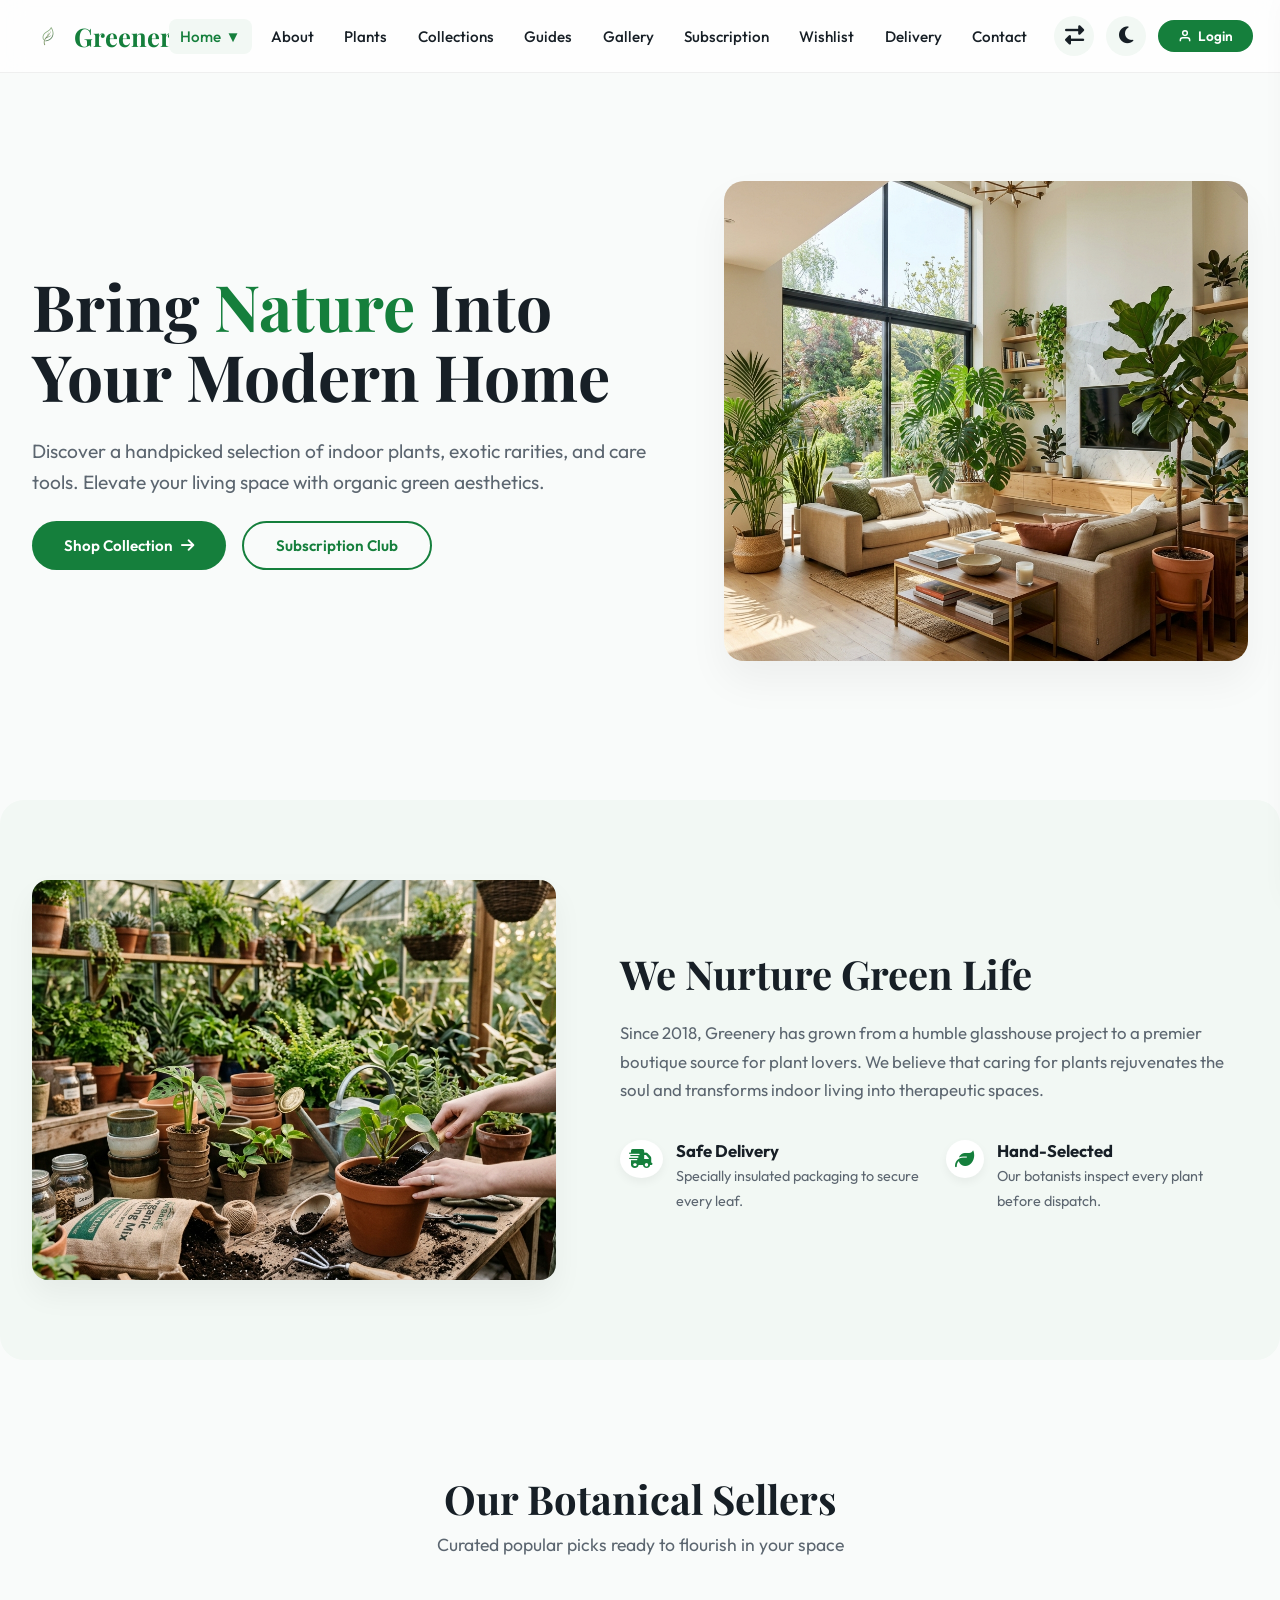
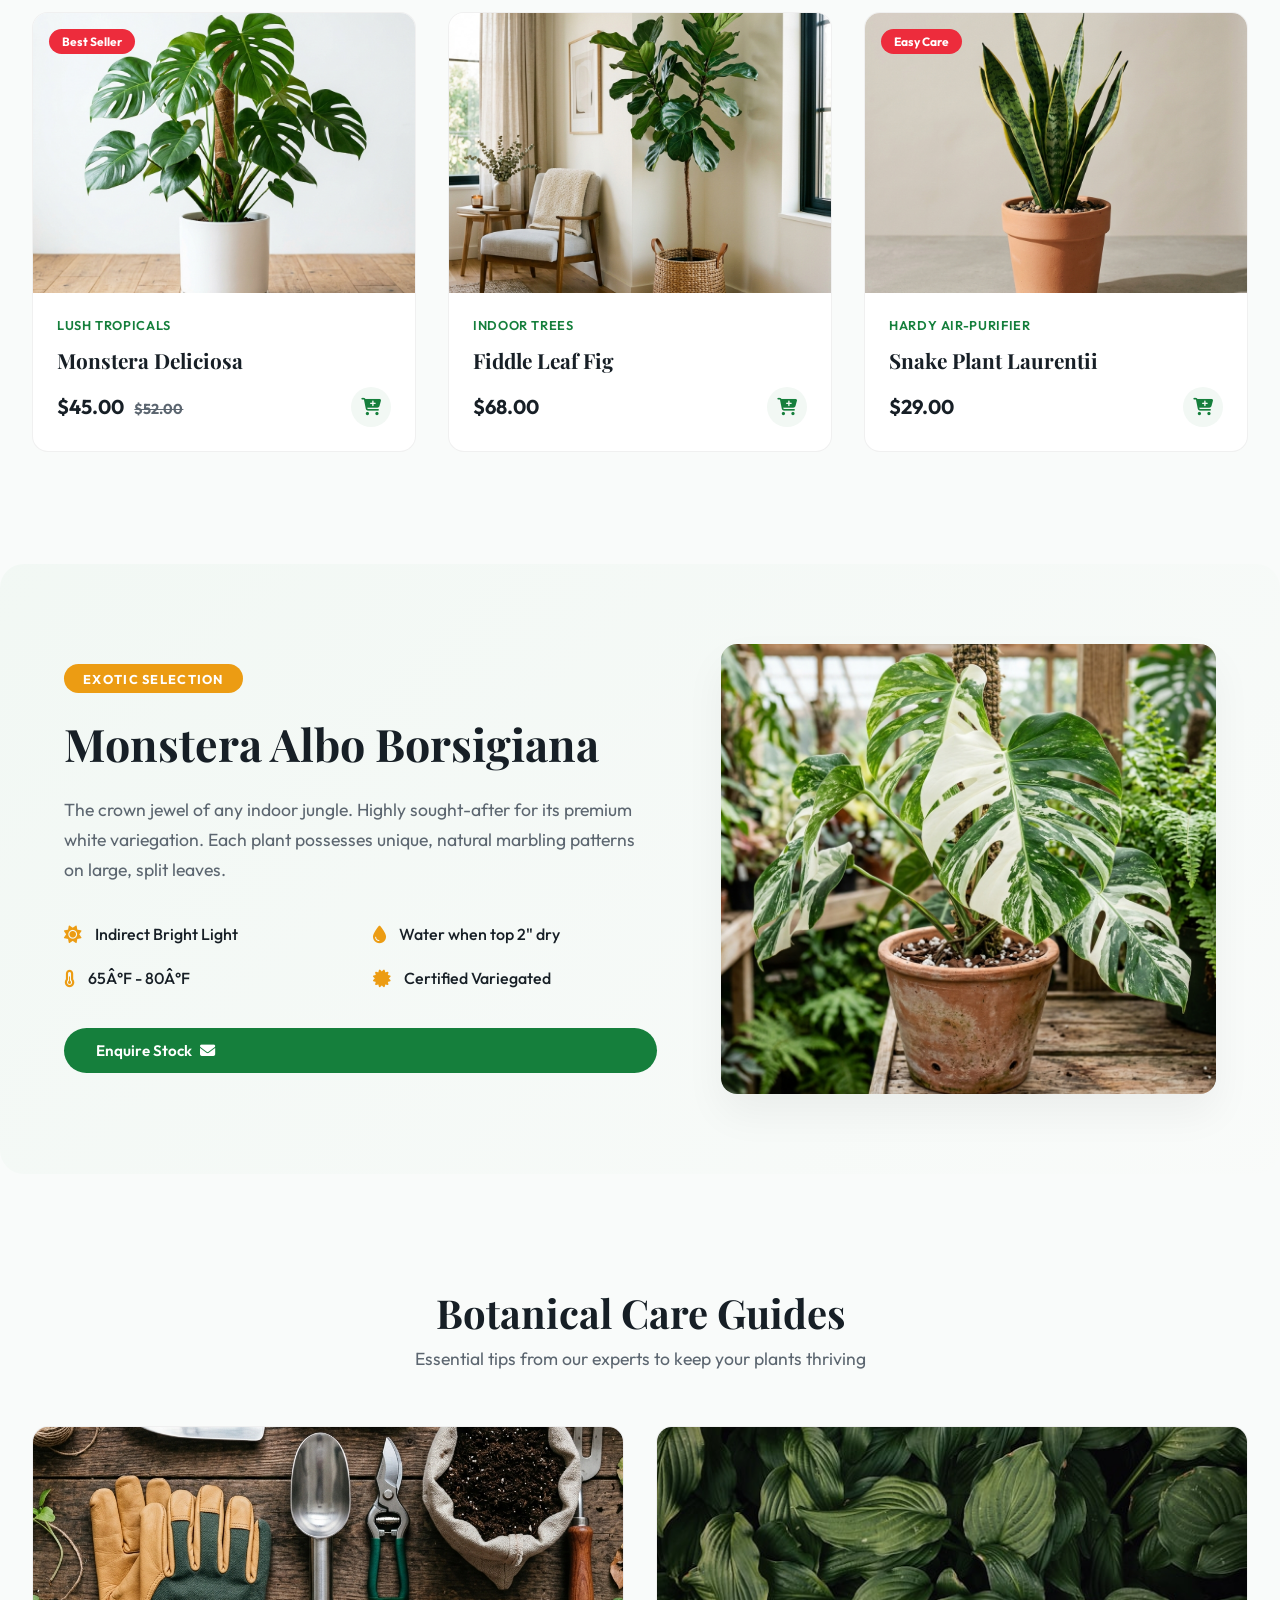
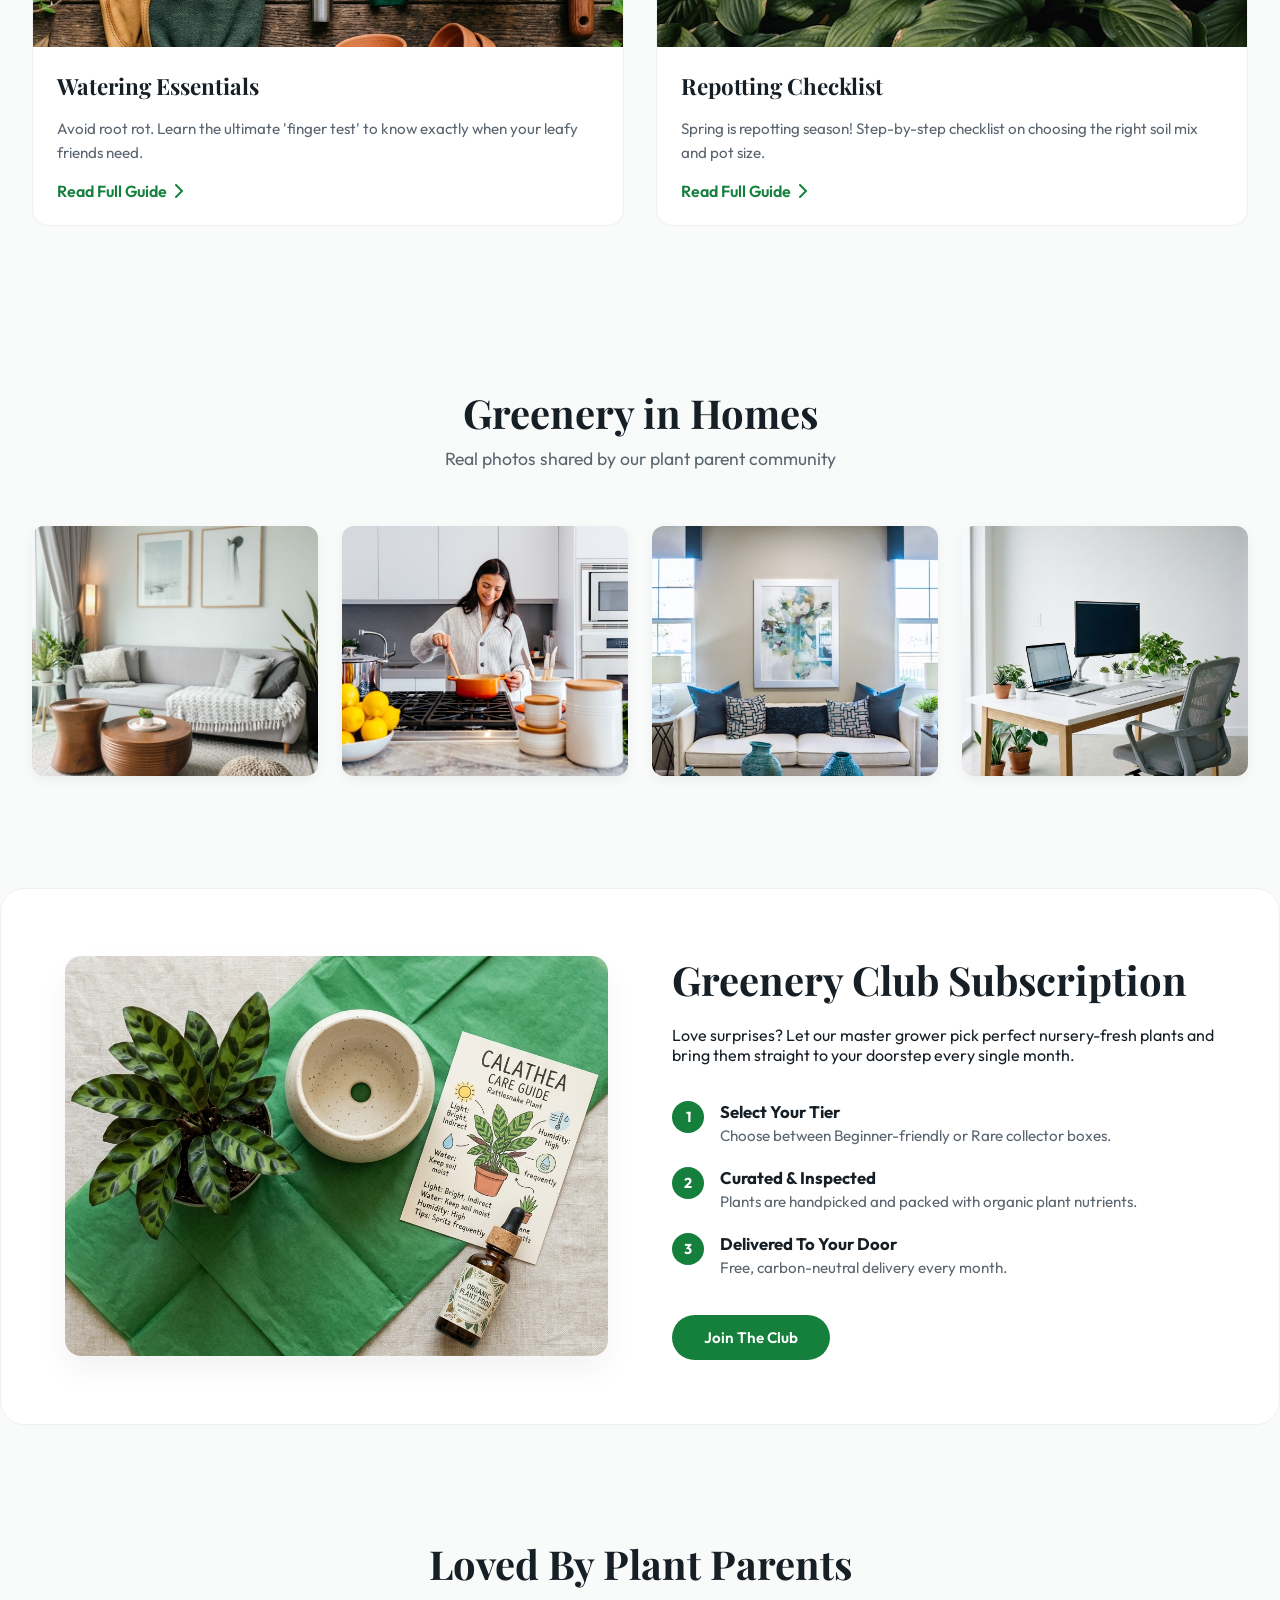
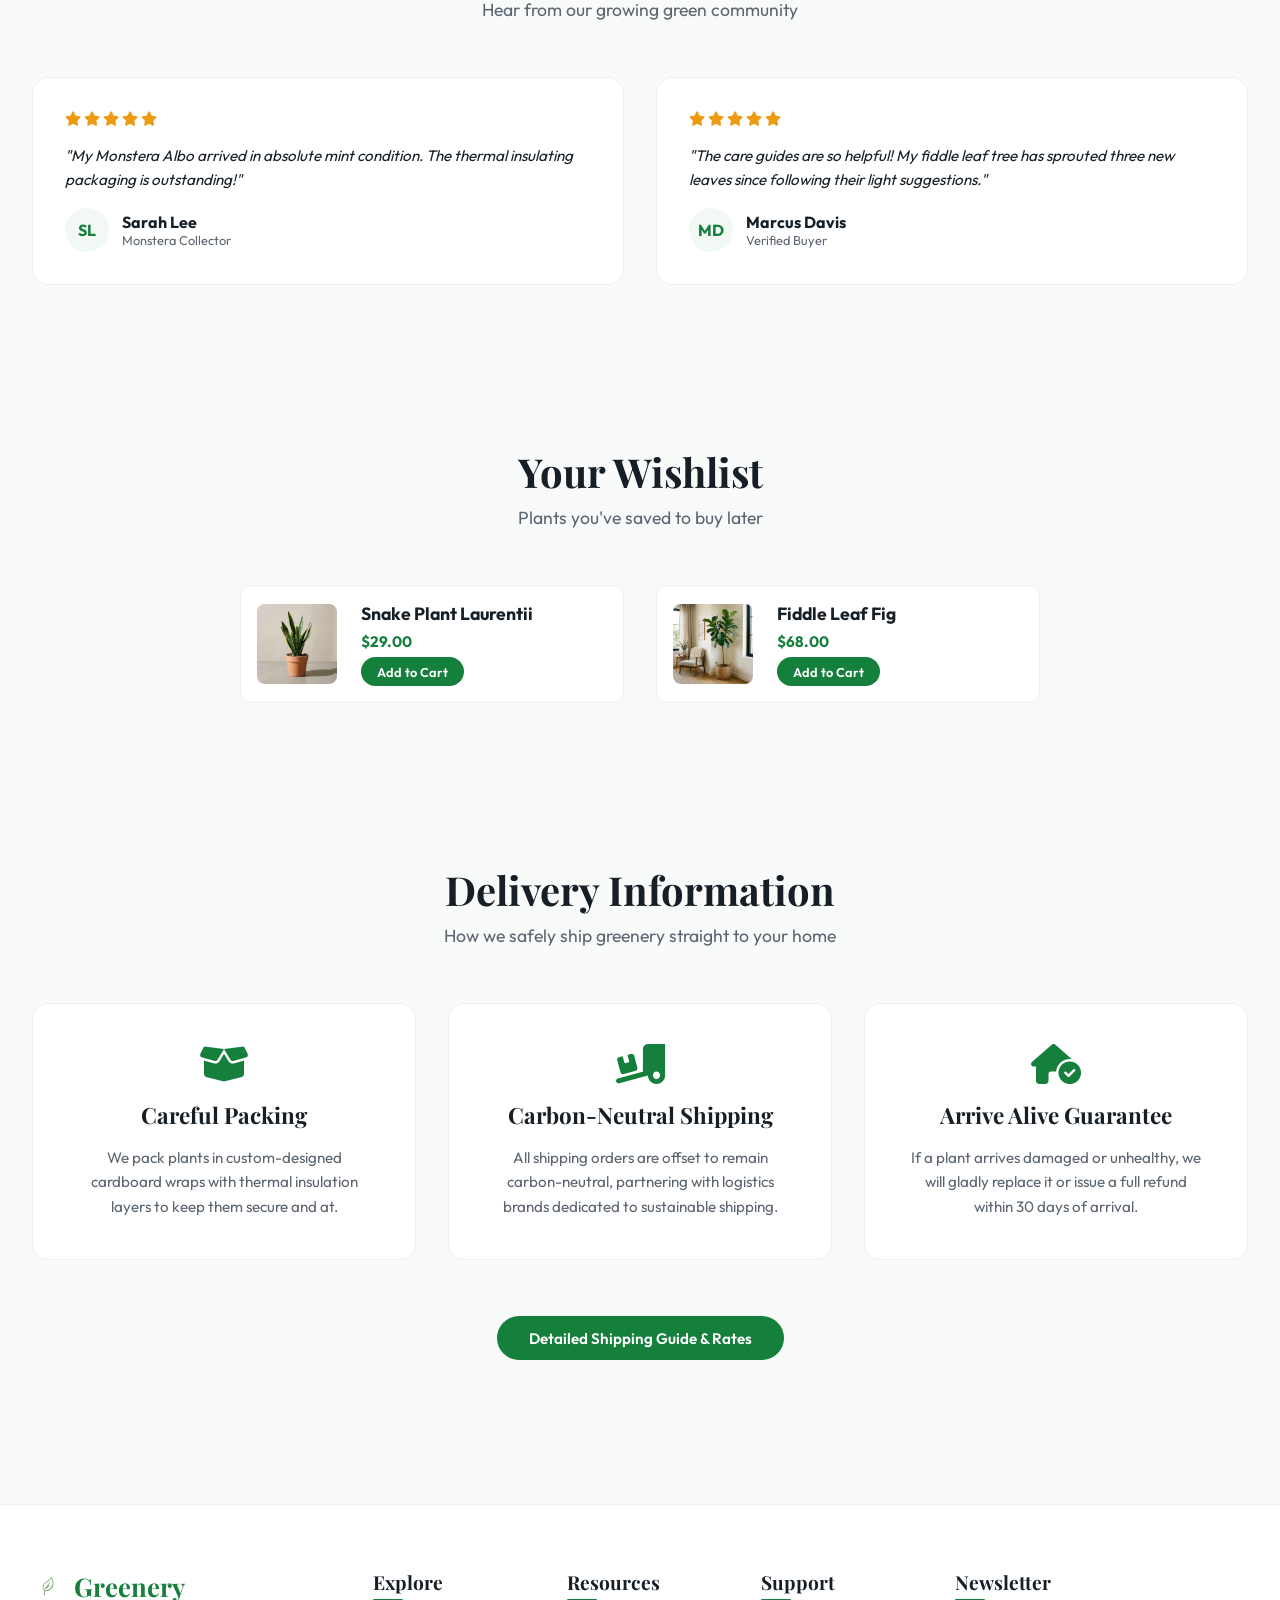
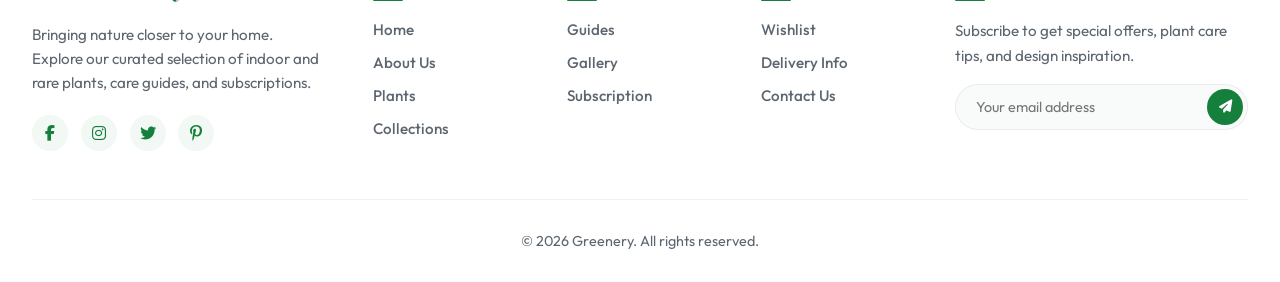
<file: index.html>
<!DOCTYPE html>
<html lang="en" data-theme="light" dir="ltr">
<head>
  <link rel="icon" type="image/svg+xml" href="favicon.svg">
  <meta charset="UTF-8">
  <meta name="viewport" content="width=device-width, initial-scale=1.0">
  <link rel="stylesheet" href="https://cdnjs.cloudflare.com/ajax/libs/font-awesome/6.4.0/css/all.min.css">
  <title>One-Line Sticky Navbar</title>
  <style>
    /* Google Fonts */
    @import url('https://fonts.googleapis.com/css2?family=Outfit:wght@300;400;500;600;700&family=Playfair+Display:ital,wght@0,400;0,600;0,700;1,400&display=swap');

    /* Color variables & Design System */
    :root {
      --primary: hsl(142, 72%, 29%);
      --primary-hover: hsl(142, 72%, 24%);
      --primary-light: hsl(142, 30%, 96%);
      --accent: hsl(38, 85%, 50%);
      --bg-color: hsl(140, 20%, 98%);
      --text-color: hsl(210, 24%, 12%);
      --text-muted: hsl(210, 10%, 40%);
      --navbar-bg: rgba(255, 255, 255, 0.75);
      --navbar-border: rgba(0, 0, 0, 0.06);
      --shadow-color: rgba(0, 0, 0, 0.05);
      --card-bg: hsl(0, 0%, 100%);
      --border-radius: 12px;
      --transition-speed: 0.3s;
      --font-sans: 'Outfit', sans-serif;
      --font-serif: 'Playfair Display', serif;
      --badge-bg: hsl(355, 84%, 55%);
    }

    /* Dark Mode Overrides */
    html[data-theme="dark"] {
      --primary: hsl(142, 60%, 45%);
      --primary-hover: hsl(142, 60%, 55%);
      --primary-light: hsl(142, 20%, 15%);
      --accent: hsl(38, 90%, 60%);
      --bg-color: hsl(220, 20%, 8%);
      --text-color: hsl(210, 20%, 98%);
      --text-muted: hsl(210, 10%, 70%);
      --navbar-bg: rgba(15, 23, 42, 0.75);
      --navbar-border: rgba(255, 255, 255, 0.08);
      --shadow-color: rgba(0, 0, 0, 0.3);
      --card-bg: hsl(220, 20%, 13%);
    }

    /* General resets */
    *, *::before, *::after {
      box-sizing: border-box;
      margin: 0;
      padding: 0;
    }

    body {
      font-family: var(--font-sans);
      background-color: var(--bg-color);
      color: var(--text-color);
      transition: background-color var(--transition-speed) ease, color var(--transition-speed) ease;
      overflow-x: clip;
      min-height: 150vh; /* Allow scroll to test sticky behavior */
    }

    a {
      color: inherit;
      text-decoration: none;
      transition: color var(--transition-speed) ease;
    }

    ul {
      list-style: none;
    }

    button {
      background: none;
      border: none;
      cursor: pointer;
      font-family: inherit;
      color: inherit;
      display: flex;
      align-items: center;
      justify-content: center;
    }

    /* App Header & Wrapper */
    .app-header {
      position: sticky;
      top: 0;
      z-index: 100;
      width: 100%;
      background: var(--navbar-bg);
      backdrop-filter: blur(12px);
      -webkit-backdrop-filter: blur(12px);
      border-bottom: 1px solid var(--navbar-border);
      transition: all var(--transition-speed) cubic-bezier(0.4, 0, 0.2, 1);
    }

    /* Scrolled state for Header */
    .app-header.scrolled {
      box-shadow: 0 10px 30px -10px var(--shadow-color);
      background: var(--navbar-bg);
      backdrop-filter: blur(20px);
      -webkit-backdrop-filter: blur(20px);
    }

    .app-header.scrolled .navbar {
      padding-block: 0.6rem;
    }

    /* Main Navigation Bar (Clean 3-Column Grid) */
    .navbar {
      display: grid;
      grid-template-columns: 1fr auto 1fr;
      align-items: center;
      padding-inline: 2rem;
      padding-block: 1rem;
      transition: padding var(--transition-speed) cubic-bezier(0.4, 0, 0.2, 1);
      max-width: 1440px;
      margin: 0 auto;
      gap: 1rem;
    }

    /* Logo Design - Left Column */
    .logo {
      display: flex;
      align-items: center;
      gap: 0.6rem;
      font-family: var(--font-serif);
      font-weight: 700;
      font-size: 1.6rem;
      color: var(--primary);
      justify-self: start;
    }

    .logo svg, .logo-img {
      height: 32px;
      width: auto;
      transition: transform var(--transition-speed) ease;
    }

    .logo:hover svg, .logo:hover .logo-img {
      transform: rotate(-10deg) scale(1.1);
    }
    html[data-theme="dark"] .logo-img {
      filter: brightness(1.8) saturate(1.2);
    }

    /* Nav Menu Desktop - Centered Column */
    .nav-menu {
      display: flex;
      align-items: center;
      justify-self: center;
    }

    .nav-menu > ul {
      display: flex;
      align-items: center;
      gap: 0.5rem;
    }

    .nav-item {
      position: relative;
    }

    .nav-link {
      font-weight: 500;
      font-size: 0.95rem;
      padding: 0.5rem 0.7rem;
      color: var(--text-color);
      border-radius: 8px;
      display: flex;
      align-items: center;
      gap: 0.3rem;
      transition: all var(--transition-speed) ease;
      white-space: nowrap;
    }

    .nav-link:hover {
      color: var(--primary);
      background: var(--primary-light);
    }

    /* Dropdown Menu styling (Home) */
    .dropdown-menu {
      position: absolute;
      top: 100%;
      left: 50%;
      transform: translateX(-50%) translateY(10px);
      background: var(--card-bg);
      min-width: 160px;
      box-shadow: 0 10px 30px var(--shadow-color);
      border: 1px solid var(--navbar-border);
      border-radius: var(--border-radius);
      opacity: 0;
      visibility: hidden;
      transition: all 0.25s cubic-bezier(0.4, 0, 0.2, 1);
      padding: 0.5rem;
      z-index: 101;
    }

    .nav-item:hover .dropdown-menu {
      opacity: 1;
      visibility: visible;
      transform: translateX(-50%) translateY(0);
    }

    .dropdown-link {
      display: block;
      padding: 0.6rem 1rem;
      font-weight: 500;
      font-size: 0.9rem;
      border-radius: 8px;
      transition: all var(--transition-speed) ease;
      white-space: nowrap;
    }

    .dropdown-link:hover {
      background: var(--primary-light);
      color: var(--primary);
      padding-inline-start: 1.25rem;
    }

    /* Wishlist Badge */
    .wishlist-link {
      display: flex;
      align-items: center;
      gap: 0.4rem;
    }

    .badge {
      background: var(--badge-bg);
      color: white;
      font-size: 0.7rem;
      font-weight: 700;
      padding: 0.15rem 0.45rem;
      border-radius: 10px;
      display: inline-flex;
      align-items: center;
      justify-content: center;
    }

    /* Utilities - Right Column */
    .nav-utilities {
      display: flex;
      align-items: center;
      gap: 0.75rem;
      justify-self: end;
    }

    /* Clean circular icon buttons */
    .icon-btn {
      width: 40px;
      height: 40px;
      border-radius: 50%;
      background: var(--primary-light);
      color: var(--text-color);
      font-size: 1.2rem;
      transition: all var(--transition-speed) cubic-bezier(0.4, 0, 0.2, 1);
      position: relative;
    }

    .icon-btn:hover {
      transform: scale(1.08) translateY(-1px);
      box-shadow: 0 4px 12px var(--shadow-color);
      background: var(--primary);
      color: white;
    }

    .icon-btn svg {
      width: 20px;
      height: 20px;
      fill: none;
      stroke: currentColor;
      stroke-width: 2;
      stroke-linecap: round;
      stroke-linejoin: round;
      transition: transform var(--transition-speed) ease;
    }

    .icon-btn i {
      transition: transform var(--transition-speed) ease;
    }

    .icon-btn:hover svg,
    .icon-btn:hover i {
      transform: rotate(15deg);
    }

    /* Active state indicator styles */
    .icon-btn.active {
      background: var(--primary);
      color: white;
    }

    /* Login pill-shaped button */
    .login-btn {
      background: var(--primary);
      color: white;
      border-radius: 20px;
      padding: 0.45rem 1.25rem;
      font-weight: 600;
      font-size: 0.85rem;
      transition: all var(--transition-speed) ease;
      display: flex;
      align-items: center;
      gap: 0.35rem;
      white-space: nowrap;
    }

    .login-btn:hover {
      background: var(--primary-hover);
      transform: translateY(-1px);
      box-shadow: 0 4px 12px rgba(0, 0, 0, 0.15);
    }

    .login-btn svg {
      width: 14px;
      height: 14px;
      fill: none;
      stroke: currentColor;
      stroke-width: 2.5;
    }

    html[data-theme="dark"] .login-btn:hover {
      box-shadow: 0 4px 12px rgba(142, 60, 45, 0.3);
    }

    /* Hamburger Toggle */
    .hamburger-toggle {
      display: none;
      font-size: 1.6rem;
      color: var(--text-color);
      z-index: 105;
      padding: 0.2rem;
    }

    /* Side Drawer (Mobile Nav) */
    .mobile-drawer {
      position: fixed;
      top: 0;
      right: -320px;
      width: 300px;
      height: 100vh;
      background: var(--card-bg);
      box-shadow: -10px 0 30px var(--shadow-color);
      z-index: 1000;
      display: flex;
      flex-direction: column;
      padding: 2rem;
      transition: right 0.3s cubic-bezier(0.4, 0, 0.2, 1);
      overflow-y: auto;
    }

    .mobile-drawer.open {
      right: 0;
    }

    .drawer-header {
      display: flex;
      justify-content: space-between;
      align-items: center;
      margin-bottom: 2rem;
      padding-bottom: 1rem;
      border-bottom: 1px solid var(--navbar-border);
    }

    .drawer-close {
      font-size: 1.5rem;
      color: var(--text-muted);
    }

    .mobile-nav-list {
      display: flex;
      flex-direction: column;
      gap: 1rem;
    }

    .mobile-nav-item {
      width: 100%;
    }

    .mobile-nav-link {
      display: flex;
      justify-content: space-between;
      align-items: center;
      padding: 0.8rem 1rem;
      font-weight: 500;
      border-radius: 8px;
      transition: background-color var(--transition-speed) ease;
    }

    .mobile-nav-link:hover {
      background: var(--primary-light);
      color: var(--primary);
    }

    /* Mobile Utilities inside drawer */
    .drawer-utilities {
      margin-top: auto;
      padding-top: 2rem;
      border-top: 1px solid var(--navbar-border);
      display: flex;
      flex-direction: column;
      gap: 1rem;
      align-items: center;
    }

    .drawer-utilities .mobile-toggles {
      display: flex;
      gap: 1rem;
    }

    .drawer-utilities .login-btn {
      width: 100%;
      justify-content: center;
    }

    /* Overlay for Mobile Drawer */
    .drawer-overlay {
      position: fixed;
      inset: 0;
      background: rgba(0, 0, 0, 0.4);
      backdrop-filter: blur(4px);
      opacity: 0;
      visibility: hidden;
      z-index: 999;
      transition: all var(--transition-speed) ease;
    }

    .drawer-overlay.active {
      opacity: 1;
      visibility: visible;
    }

    /* --- RTL LAYOUT SYSTEM --- */
    html[dir="rtl"] .dropdown-menu {
      left: 50%;
      transform: translateX(-50%) translateY(10px);
    }

    html[dir="rtl"] .mobile-drawer {
      right: auto;
      left: -320px;
      box-shadow: 10px 0 30px var(--shadow-color);
    }

    html[dir="rtl"] .mobile-drawer.open {
      left: 0;
      right: auto;
    }

    html[dir="rtl"] .dropdown-link:hover {
      padding-inline-start: 1rem;
      padding-inline-end: 1.25rem;
    }

    html[dir="rtl"] .arrow-icon {
      transform: scaleX(-1);
    }

    /* Responsive Breakpoint for Mobile layout */
    @media (max-width: 1200px) {
      .navbar {
        display: flex;
        justify-content: space-between;
        padding-inline: 1.5rem;
      }
      .nav-menu {
        display: none;
      }
      .nav-utilities .icon-btn,
      .nav-utilities .login-btn {
        display: none;
      }
      .hamburger-toggle {
        display: flex;
      }
    }

    /* Common Section Styles */
    section {
      padding: 5rem 2rem;
      max-width: 1440px;
      margin: 0 auto;
      transition: background-color var(--transition-speed) ease;
    }

    .section-header {
      text-align: center;
      margin-bottom: 3.5rem;
    }

    .section-header h2 {
      font-family: var(--font-serif);
      font-size: 2.5rem;
      color: var(--text-color);
      margin-bottom: 0.5rem;
    }

    .section-header p {
      color: var(--text-muted);
      font-size: 1.1rem;
    }

    /* 1. Hero Section */
    .hero-section {
      display: grid;
      grid-template-columns: 1.2fr 1fr;
      align-items: center;
      gap: 4rem;
      min-height: calc(85vh - 70px);
      padding-block: 2rem;
    }

    .hero-content {
      display: flex;
      flex-direction: column;
      gap: 1.5rem;
    }

    .hero-content h1 {
      font-family: var(--font-serif);
      font-size: 4rem;
      line-height: 1.1;
      color: var(--text-color);
    }

    .hero-content h1 span {
      color: var(--primary);
    }

    .hero-content p {
      font-size: 1.2rem;
      color: var(--text-muted);
      line-height: 1.6;
    }

    .hero-buttons {
      display: flex;
      gap: 1rem;
    }

    .btn {
      padding: 0.8rem 2rem;
      font-weight: 600;
      border-radius: 30px;
      transition: all var(--transition-speed) ease;
      font-size: 0.95rem;
      display: inline-flex;
      align-items: center;
      gap: 0.5rem;
    }

    .btn-primary {
      background: var(--primary);
      color: white;
    }

    .btn-primary:hover {
      background: var(--primary-hover);
      transform: translateY(-2px);
      box-shadow: 0 4px 15px rgba(20, 83, 45, 0.2);
    }

    .btn-secondary {
      background: transparent;
      color: var(--primary);
      border: 2px solid var(--primary);
    }

    .btn-secondary:hover {
      background: var(--primary);
      color: white;
      transform: translateY(-2px);
      box-shadow: 0 4px 15px rgba(20, 83, 45, 0.2);
    }

    .hero-image-wrapper {
      position: relative;
      border-radius: 20px;
      overflow: hidden;
      box-shadow: 0 20px 40px var(--shadow-color);
      height: 480px;
    }

    .hero-image-wrapper img {
      width: 100%;
      height: 100%;
      object-fit: cover;
      transition: transform 0.6s ease;
    }

    .hero-image-wrapper:hover img {
      transform: scale(1.03);
    }

    /* 2. About Us Section */
    .about-section {
      display: grid;
      grid-template-columns: 1fr 1.2fr;
      align-items: center;
      gap: 4rem;
      background: var(--primary-light);
      border-radius: 24px;
      padding: 4rem;
      margin-block: 2rem;
    }

    .about-image-wrapper {
      border-radius: 16px;
      overflow: hidden;
      height: 400px;
      box-shadow: 0 15px 30px var(--shadow-color);
    }

    .about-image-wrapper img {
      width: 100%;
      height: 100%;
      object-fit: cover;
    }

    .about-content {
      display: flex;
      flex-direction: column;
      gap: 1.2rem;
    }

    .about-content h2 {
      font-family: var(--font-serif);
      font-size: 2.5rem;
      color: var(--text-color);
    }

    .about-content p {
      font-size: 1.05rem;
      line-height: 1.7;
      color: var(--text-muted);
    }

    .about-features {
      display: grid;
      grid-template-columns: 1fr 1fr;
      gap: 1.5rem;
      margin-top: 1rem;
    }

    .about-feature-item {
      display: flex;
      align-items: flex-start;
      gap: 0.8rem;
    }

    .about-feature-item i {
      font-size: 1.2rem;
      color: var(--primary);
      background: var(--card-bg);
      padding: 0.6rem;
      border-radius: 50%;
      box-shadow: 0 4px 10px var(--shadow-color);
    }

    .about-feature-item div h4 {
      font-size: 1.05rem;
      color: var(--text-color);
      margin-bottom: 0.2rem;
    }

    .about-feature-item div p {
      font-size: 0.9rem;
    }

    /* 3. Featured Plants Catalog */
    .product-grid {
      display: grid;
      grid-template-columns: repeat(auto-fit, minmax(300px, 1fr));
      gap: 2rem;
    }

    .product-card {
      background: var(--card-bg);
      border-radius: 16px;
      border: 1px solid var(--navbar-border);
      overflow: hidden;
      transition: all var(--transition-speed) ease;
      display: flex;
      flex-direction: column;
      position: relative;
    }

    .product-card:hover {
      transform: translateY(-8px);
      box-shadow: 0 15px 30px var(--shadow-color);
      border-color: var(--primary);
    }

    .product-badge {
      position: absolute;
      top: 1rem;
      left: 1rem;
      background: var(--badge-bg);
      color: white;
      font-size: 0.75rem;
      font-weight: 700;
      padding: 0.3rem 0.8rem;
      border-radius: 20px;
      z-index: 2;
    }

    .product-image-wrapper {
      height: 280px;
      overflow: hidden;
      position: relative;
    }

    .product-image-wrapper img {
      width: 100%;
      height: 100%;
      object-fit: cover;
      transition: transform 0.5s ease;
    }

    .product-card:hover .product-image-wrapper img {
      transform: scale(1.05);
    }

    .product-info {
      padding: 1.5rem;
      display: flex;
      flex-direction: column;
      gap: 0.8rem;
      flex: 1;
    }

    .product-category {
      font-size: 0.8rem;
      font-weight: 600;
      text-transform: uppercase;
      letter-spacing: 0.05em;
      color: var(--primary);
    }

    .product-title {
      font-family: var(--font-serif);
      font-size: 1.3rem;
      color: var(--text-color);
    }

    .product-meta {
      display: flex;
      justify-content: space-between;
      align-items: center;
      margin-top: auto;
    }

    .product-price {
      font-size: 1.25rem;
      font-weight: 700;
      color: var(--text-color);
    }

    .product-price span {
      font-size: 0.9rem;
      text-decoration: line-through;
      color: var(--text-muted);
      margin-inline-start: 0.4rem;
    }

    .add-to-cart-btn {
      width: 40px;
      height: 40px;
      border-radius: 50%;
      background: var(--primary-light);
      color: var(--primary);
      font-size: 1.1rem;
      transition: all var(--transition-speed) ease;
    }

    .product-card:hover .add-to-cart-btn {
      background: var(--primary);
      color: white;
    }

    .add-to-cart-btn:hover {
      transform: scale(1.1);
    }

    /* 4. Rare Collections Section */
    .rare-section {
      background: linear-gradient(135deg, var(--primary-light) 0%, var(--bg-color) 100%);
      border-radius: 24px;
      padding: 5rem 4rem;
      display: grid;
      grid-template-columns: 1.2fr 1fr;
      align-items: center;
      gap: 4rem;
      margin-block: 2rem;
    }

    .rare-content {
      display: flex;
      flex-direction: column;
      gap: 1.5rem;
    }

    .rare-badge {
      align-self: flex-start;
      background: var(--accent);
      color: white;
      font-size: 0.8rem;
      font-weight: 700;
      padding: 0.4rem 1.2rem;
      border-radius: 30px;
      text-transform: uppercase;
      letter-spacing: 0.1em;
    }

    .rare-content h2 {
      font-family: var(--font-serif);
      font-size: 2.8rem;
      color: var(--text-color);
      line-height: 1.2;
    }

    .rare-content p {
      font-size: 1.1rem;
      line-height: 1.7;
      color: var(--text-muted);
    }

    .rare-specs {
      display: grid;
      grid-template-columns: 1fr 1fr;
      gap: 1.5rem;
      margin-block: 1rem;
    }

    .rare-spec-item {
      display: flex;
      align-items: center;
      gap: 0.8rem;
      font-size: 1rem;
      color: var(--text-color);
      font-weight: 500;
    }

    .rare-spec-item i {
      color: var(--accent);
      font-size: 1.1rem;
    }

    .rare-image-wrapper {
      height: 450px;
      border-radius: 16px;
      overflow: hidden;
      box-shadow: 0 20px 40px var(--shadow-color);
    }

    .rare-image-wrapper img {
      width: 100%;
      height: 100%;
      object-fit: cover;
    }

    /* 5. Care Guides Section */
    .guides-grid {
      display: grid;
      grid-template-columns: repeat(auto-fit, minmax(320px, 1fr));
      gap: 2rem;
    }

    .guide-card {
      background: var(--card-bg);
      border-radius: 16px;
      border: 1px solid var(--navbar-border);
      overflow: hidden;
      display: flex;
      flex-direction: column;
      transition: all var(--transition-speed) ease;
    }

    .guide-card:hover {
      transform: translateY(-5px);
      box-shadow: 0 12px 25px var(--shadow-color);
      border-color: var(--primary);
    }

    .guide-image-wrapper {
      height: 220px;
      overflow: hidden;
    }

    .guide-image-wrapper img {
      width: 100%;
      height: 100%;
      object-fit: cover;
      transition: transform var(--transition-speed) ease;
    }

    .guide-card:hover .guide-image-wrapper img {
      transform: scale(1.04);
    }

    .guide-info {
      padding: 1.5rem;
      display: flex;
      flex-direction: column;
      gap: 1rem;
    }

    .guide-info h3 {
      font-family: var(--font-serif);
      font-size: 1.4rem;
      color: var(--text-color);
    }

    .guide-info p {
      font-size: 0.95rem;
      color: var(--text-muted);
      line-height: 1.6;
    }

    .guide-link {
      font-weight: 600;
      color: var(--primary);
      display: inline-flex;
      align-items: center;
      gap: 0.4rem;
      margin-top: auto;
      align-self: flex-start;
      transition: color var(--transition-speed) ease;
    }

    .guide-link:hover {
      color: var(--primary-hover);
    }

    /* 6. Subscription Club Section */
    .club-section {
      background: var(--card-bg);
      border: 1px solid var(--navbar-border);
      border-radius: 24px;
      padding: 4rem;
      display: grid;
      grid-template-columns: 1fr 1fr;
      align-items: center;
      gap: 4rem;
      margin-block: 2rem;
    }

    .club-image-wrapper {
      height: 400px;
      border-radius: 16px;
      overflow: hidden;
      box-shadow: 0 15px 30px var(--shadow-color);
    }

    .club-image-wrapper img {
      width: 100%;
      height: 100%;
      object-fit: cover;
    }

    .club-content {
      display: flex;
      flex-direction: column;
      gap: 1.2rem;
    }

    .club-content h2 {
      font-family: var(--font-serif);
      font-size: 2.5rem;
      color: var(--text-color);
    }

    .club-steps {
      display: flex;
      flex-direction: column;
      gap: 1.2rem;
      margin-block: 1rem;
    }

    .club-step-item {
      display: flex;
      gap: 1rem;
      align-items: flex-start;
    }

    .club-step-num {
      width: 32px;
      height: 32px;
      border-radius: 50%;
      background: var(--primary);
      color: white;
      display: flex;
      align-items: center;
      justify-content: center;
      font-weight: 700;
      font-size: 0.9rem;
      flex-shrink: 0;
    }

    .club-step-details h4 {
      font-size: 1.05rem;
      color: var(--text-color);
      margin-bottom: 0.2rem;
    }

    .club-step-details p {
      font-size: 0.95rem;
      color: var(--text-muted);
      line-height: 1.5;
    }

    /* 7. Testimonials Section */
    .testimonials-grid {
      display: grid;
      grid-template-columns: repeat(auto-fit, minmax(300px, 1fr));
      gap: 2rem;
    }

    .testimonial-card {
      background: var(--card-bg);
      border: 1px solid var(--navbar-border);
      border-radius: 16px;
      padding: 2rem;
      display: flex;
      flex-direction: column;
      gap: 1rem;
      transition: all var(--transition-speed) ease;
    }

    .testimonial-card:hover {
      border-color: var(--primary);
      box-shadow: 0 10px 20px var(--shadow-color);
    }

    .stars {
      color: var(--accent);
      font-size: 0.9rem;
    }

    .testimonial-text {
      font-style: italic;
      color: var(--text-color);
      font-size: 0.95rem;
      line-height: 1.6;
    }

    .user-profile {
      display: flex;
      align-items: center;
      gap: 0.8rem;
      margin-top: auto;
    }

    .user-avatar {
      width: 44px;
      height: 44px;
      border-radius: 50%;
      background: var(--primary-light);
      color: var(--primary);
      display: flex;
      align-items: center;
      justify-content: center;
      font-weight: 700;
      font-size: 1rem;
    }

    .user-info h4 {
      font-size: 1rem;
      color: var(--text-color);
    }

    .user-info p {
      font-size: 0.8rem;
      color: var(--text-muted);
    }

    /* 8. Contact & Visit Section */
    .contact-wrapper {
      display: grid;
      grid-template-columns: 1fr 1fr;
      gap: 4rem;
      background: var(--card-bg);
      border: 1px solid var(--navbar-border);
      border-radius: 24px;
      overflow: hidden;
    }

    .contact-form-side {
      padding: 4rem;
      display: flex;
      flex-direction: column;
      gap: 2rem;
    }

    .contact-form-side h3 {
      font-family: var(--font-serif);
      font-size: 1.8rem;
      color: var(--text-color);
    }

    .contact-form {
      display: flex;
      flex-direction: column;
      gap: 1.2rem;
    }

    .form-group {
      display: flex;
      flex-direction: column;
      gap: 0.4rem;
    }

    .form-group label {
      font-size: 0.9rem;
      font-weight: 600;
      color: var(--text-color);
    }

    .form-group input,
    .form-group textarea {
      padding: 0.75rem 1rem;
      border-radius: 8px;
      border: 1px solid var(--navbar-border);
      background: var(--bg-color);
      color: var(--text-color);
      font-family: inherit;
      font-size: 0.95rem;
      outline: none;
      transition: border-color var(--transition-speed) ease;
    }

    .form-group input:focus,
    .form-group textarea:focus {
      border-color: var(--primary);
    }

    .contact-image-side {
      position: relative;
      height: 100%;
      min-height: 480px;
    }

    .contact-image-side img {
      width: 100%;
      height: 100%;
      object-fit: cover;
    }

    .store-overlay {
      position: absolute;
      bottom: 2rem;
      left: 2rem;
      right: 2rem;
      background: rgba(255, 255, 255, 0.85);
      backdrop-filter: blur(10px);
      -webkit-backdrop-filter: blur(10px);
      padding: 2rem;
      border-radius: 12px;
      border: 1px solid rgba(255, 255, 255, 0.3);
      color: hsl(210, 24%, 12%);
    }

    html[data-theme="dark"] .store-overlay {
      background: rgba(15, 23, 42, 0.85);
      color: hsl(210, 20%, 98%);
      border-color: rgba(255, 255, 255, 0.08);
    }

    .store-overlay h4 {
      font-family: var(--font-serif);
      font-size: 1.25rem;
      margin-bottom: 0.5rem;
    }

    .store-overlay p {
      font-size: 0.9rem;
      line-height: 1.5;
      margin-bottom: 0.4rem;
    }

    /* Responsive Grid Layout Rules */
    @media (max-width: 992px) {
      section {
        padding: 4rem 1.5rem;
      }
      .hero-section,
      .about-section,
      .rare-section,
      .club-section,
      .contact-wrapper {
        grid-template-columns: 1fr;
        gap: 2rem;
      }
      .about-section,
      .rare-section,
      .club-section,
      .contact-form-side {
        padding: 2rem;
      }
      .hero-content h1 {
        font-size: 3rem;
      }
      .hero-image-wrapper,
      .rare-image-wrapper {
        height: 360px;
      }
    }

    /* RTL specific offsets and overrides */
    html[dir="rtl"] .product-badge {
      left: auto;
      right: 1rem;
    }

    html[dir="rtl"] .about-feature-item {
      text-align: right;
    }

    html[dir="rtl"] .rare-spec-item {
      flex-direction: row-reverse;
      justify-content: flex-end;
    }

    /* Footer Styling */
    .app-footer {
      background-color: var(--card-bg);
      border-top: 1px solid var(--navbar-border);
      padding: 4rem 2rem 2rem;
      margin-top: 4rem;
      transition: background-color var(--transition-speed) ease, border-color var(--transition-speed) ease;
    }

    .footer-container {
      max-width: 1440px;
      margin: 0 auto;
      display: grid;
      grid-template-columns: 2fr 1fr 1fr 1fr 2fr;
      gap: 3rem;
      margin-bottom: 3rem;
    }

    .footer-info {
      display: flex;
      flex-direction: column;
      gap: 1.2rem;
    }

    .footer-description {
      font-size: 0.95rem;
      line-height: 1.6;
      color: var(--text-muted);
      max-width: 320px;
    }

    .social-links {
      display: flex;
      gap: 0.8rem;
    }

    .social-icon {
      width: 36px;
      height: 36px;
      border-radius: 50%;
      background: var(--primary-light);
      color: var(--primary);
      display: flex;
      align-items: center;
      justify-content: center;
      transition: all var(--transition-speed) ease;
      font-size: 1rem;
    }

    .social-icon:hover {
      background: var(--primary);
      color: white;
      transform: translateY(-2px);
    }

    .footer-menu-col h3 {
      font-family: var(--font-serif);
      font-size: 1.2rem;
      color: var(--text-color);
      margin-bottom: 1.5rem;
      position: relative;
    }

    .footer-menu-col h3::after {
      content: '';
      position: absolute;
      bottom: -6px;
      left: 0;
      width: 30px;
      height: 2px;
      background-color: var(--primary);
      border-radius: 2px;
    }

    html[dir="rtl"] .footer-menu-col h3::after {
      left: auto;
      right: 0;
    }

    .footer-menu-col ul {
      display: flex;
      flex-direction: column;
      gap: 0.8rem;
    }

    .footer-link {
      font-size: 0.95rem;
      font-weight: 500;
      color: var(--text-muted);
      transition: all var(--transition-speed) ease;
      position: relative;
      display: inline-block;
    }

    .footer-link:hover {
      color: var(--primary);
      transform: translateX(4px);
    }

    html[dir="rtl"] .footer-link:hover {
      transform: translateX(-4px);
    }

    .footer-bottom {
      max-width: 1440px;
      margin: 0 auto;
      padding-top: 2rem;
      border-top: 1px solid var(--navbar-border);
      text-align: center;
      font-size: 0.9rem;
      color: var(--text-muted);
    }

    /* Responsive Footer */
    @media (max-width: 992px) {
      .footer-container {
        grid-template-columns: 1fr 1fr;
        gap: 2rem;
      }
    }

    @media (max-width: 576px) {
      .footer-container {
        grid-template-columns: 1fr;
        gap: 2rem;
      }
      .footer-info {
        align-items: center;
        text-align: center;
      }
      .footer-description {
        max-width: 100%;
      }
      .footer-menu-col {
        text-align: center;
      }
      .footer-menu-col h3::after {
        left: 50%;
        transform: translateX(-50%);
      }
    }

    /* Newsletter Column Styling */
    .newsletter-col p {
      font-size: 0.95rem;
      line-height: 1.6;
      color: var(--text-muted);
      margin-bottom: 1rem;
    }

    .newsletter-form {
      display: flex;
      gap: 0.5rem;
      background: var(--bg-color);
      padding: 0.25rem;
      border: 1px solid var(--navbar-border);
      border-radius: 30px;
      transition: border-color var(--transition-speed) ease;
    }

    .newsletter-form:focus-within {
      border-color: var(--primary);
    }

    .newsletter-form input {
      flex: 1;
      background: none;
      border: none;
      padding: 0.5rem 1rem;
      font-family: inherit;
      font-size: 0.9rem;
      color: var(--text-color);
      outline: none;
    }

    .newsletter-form button {
      width: 36px;
      height: 36px;
      border-radius: 50%;
      background: var(--primary);
      color: white;
      transition: background-color var(--transition-speed) ease, transform var(--transition-speed) ease;
    }

    .newsletter-form button:hover {
      background: var(--primary-hover);
      transform: scale(1.05);
    }

    /* Gallery, Wishlist, and Delivery Section Styling */
    .gallery-grid {
      display: grid;
      grid-template-columns: repeat(auto-fit, minmax(250px, 1fr));
      gap: 1.5rem;
    }

    .gallery-item {
      border-radius: 12px;
      overflow: hidden;
      height: 250px;
      box-shadow: 0 4px 12px var(--shadow-color);
      transition: transform var(--transition-speed) ease;
    }

    .gallery-item img {
      width: 100%;
      height: 100%;
      object-fit: cover;
      transition: transform 0.5s ease;
    }

    .gallery-item:hover {
      transform: translateY(-5px);
    }

    .gallery-item:hover img {
      transform: scale(1.05);
    }

    .wishlist-grid {
      display: grid;
      grid-template-columns: repeat(auto-fit, minmax(300px, 1fr));
      gap: 2rem;
      max-width: 800px;
      margin: 0 auto;
    }

    .wishlist-card {
      background: var(--card-bg);
      border: 1px solid var(--navbar-border);
      border-radius: 12px;
      display: flex;
      padding: 1rem;
      gap: 1.5rem;
      align-items: center;
      transition: all var(--transition-speed) ease;
    }

    .wishlist-card:hover {
      border-color: var(--primary);
      box-shadow: 0 8px 20px var(--shadow-color);
    }

    .wishlist-img-wrapper {
      width: 80px;
      height: 80px;
      border-radius: 8px;
      overflow: hidden;
      flex-shrink: 0;
    }

    .wishlist-img-wrapper img {
      width: 100%;
      height: 100%;
      object-fit: cover;
    }

    .wishlist-details {
      display: flex;
      flex-direction: column;
      gap: 0.4rem;
      flex: 1;
    }

    .wishlist-details h4 {
      font-size: 1.1rem;
      color: var(--text-color);
    }

    .wishlist-price {
      font-weight: 700;
      color: var(--primary);
      font-size: 0.95rem;
    }

    .btn-sm {
      padding: 0.4rem 1rem;
      font-size: 0.8rem;
      border-radius: 20px;
      align-self: flex-start;
    }

    .delivery-grid {
      display: grid;
      grid-template-columns: repeat(auto-fit, minmax(300px, 1fr));
      gap: 2rem;
    }

    .delivery-box {
      background: var(--card-bg);
      border: 1px solid var(--navbar-border);
      border-radius: 16px;
      padding: 2.5rem;
      text-align: center;
      transition: all var(--transition-speed) ease;
      display: flex;
      flex-direction: column;
      gap: 1rem;
      align-items: center;
    }

    .delivery-box:hover {
      border-color: var(--primary);
      transform: translateY(-5px);
      box-shadow: 0 10px 25px var(--shadow-color);
    }

    .delivery-box i {
      font-size: 2.5rem;
      color: var(--primary);
    }

    .delivery-box h3 {
      font-family: var(--font-serif);
      font-size: 1.4rem;
      color: var(--text-color);
    }

    .delivery-box p {
      font-size: 0.95rem;
      color: var(--text-muted);
      line-height: 1.6;
    }
  </style>
  <link rel="stylesheet" href="responsive.css">
</head>
<body>
  <!-- Single-Line App Header -->
  <header id="appHeader" class="app-header">
    <div class="navbar">
      <!-- Logo (Column 1 - Left) -->
      <a href="index.html" class="logo"><img src="images/logo.png" alt="Greenery" class="logo-img">Greenery</a>

      <!-- Desktop Navigation Menu (Column 2 - Exactly Centered) -->
      <nav class="nav-menu" aria-label="Main Navigation">
        <ul>
          <!-- Home Dropdown Link -->
          <li class="nav-item">
            <a href="#" class="nav-link active">
              Home <span class="arrow-icon">&#9660;</span>
            </a>
            <ul class="dropdown-menu">
              <li><a href="index.html" class="dropdown-link active">Home 1</a></li>
              <li><a href="home2.html" class="dropdown-link">Home 2</a></li>
            </ul>
          </li>
          <li class="nav-item"><a href="about.html" class="nav-link">About</a></li>
          <li class="nav-item"><a href="plants.html" class="nav-link">Plants</a></li>
          <li class="nav-item"><a href="collections.html" class="nav-link">Collections</a></li>
          <li class="nav-item"><a href="guides.html" class="nav-link">Guides</a></li>
          <li class="nav-item"><a href="gallery.html" class="nav-link">Gallery</a></li>
          <li class="nav-item"><a href="subscription.html" class="nav-link">Subscription</a></li>
          <li class="nav-item"><a href="wishlist.html" class="nav-link">Wishlist</a></li>
          <li class="nav-item"><a href="delivery.html" class="nav-link">Delivery</a></li>
          <li class="nav-item"><a href="contact.html" class="nav-link">Contact</a></li>
        </ul>
      </nav>

      <!-- Utilities (Column 3 - Right) -->
      <div class="nav-utilities">
        <!-- RTL Layout Toggle -->
        <button class="icon-btn" id="rtlToggleBtn" aria-label="Toggle Layout Direction" title="Toggle Layout Direction">
        <i class="fas fa-exchange-alt"></i>
      </button>
        <!-- Dark Mode Toggle -->
        <button id="themeToggle" class="icon-btn" aria-label="Toggle Color Theme" title="Toggle Color Theme">
          <i id="themeIcon" class="fa-solid fa-moon"></i>
        </button>

        <!-- Login Button -->
        <a href="login.html" class="login-btn" id="loginBtn">
          <svg viewBox="0 0 24 24" xmlns="http://www.w3.org/2000/svg">
            <path d="M20 21v-2a4 4 0 0 0-4-4H8a4 4 0 0 0-4 4v2" />
            <circle cx="12" cy="7" r="4" />
          </svg>
          Login
        </a>
        <!-- Hamburger Menu button (Mobile) -->
        <button id="hamburgerToggle" class="hamburger-toggle" aria-label="Open Navigation Drawer">
          &#9776;
        </button>
      </div>
    </div>
  </header>

  <!-- Mobile Navigation Drawer Overlay -->
  <div id="drawerOverlay" class="drawer-overlay"></div>

  <!-- Mobile Slide-out Drawer -->
  <div id="mobileDrawer" class="mobile-drawer" aria-modal="true" role="dialog">
    <div class="drawer-header">
      <a href="index.html" class="logo"><img src="images/logo.png" alt="Greenery" class="logo-img" style="height: 28px;">Greenery</a>
      <button id="drawerClose" class="drawer-close" aria-label="Close Navigation Drawer">
        &times;
      </button>
    </div>

    <!-- Mobile Navigation List -->
    <nav class="mobile-nav-list">
      <div class="mobile-nav-item">
        <a href="#" class="mobile-nav-link active" id="mobileDropdownBtn">
          Home <span class="mobile-dropdown-btn">&#9660;</span>
        </a>
        <ul class="mobile-dropdown-menu" id="mobileDropdownMenu">
          <li><a href="index.html" class="mobile-nav-link active">Home 1</a></li>
          <li><a href="home2.html" class="mobile-nav-link">Home 2</a></li>
        </ul>
      </div>
      <div class="mobile-nav-item"><a href="about.html" class="mobile-nav-link">About Us</a></div>
      <div class="mobile-nav-item"><a href="plants.html" class="mobile-nav-link">Plants</a></div>
      <div class="mobile-nav-item"><a href="collections.html" class="mobile-nav-link">Collections</a></div>
      <div class="mobile-nav-item"><a href="guides.html" class="mobile-nav-link">Guides</a></div>
      <div class="mobile-nav-item"><a href="gallery.html" class="mobile-nav-link">Gallery</a></div>
      <div class="mobile-nav-item"><a href="subscription.html" class="mobile-nav-link">Subscription</a></div>
      <div class="mobile-nav-item"><a href="wishlist.html" class="mobile-nav-link">Wishlist</a></div>
      <div class="mobile-nav-item"><a href="delivery.html" class="mobile-nav-link">Delivery</a></div>
      <div class="mobile-nav-item"><a href="contact.html" class="mobile-nav-link">Contact</a></div>
    </nav>

    <!-- Mobile Drawer Utilities -->
    <div class="drawer-utilities">
      <div class="mobile-toggles">
        <button class="icon-btn" id="mobileRtlToggleBtn" aria-label="Toggle Layout Direction" title="Toggle Layout Direction">
        <i class="fas fa-exchange-alt"></i>
      </button>
        <button id="mobileThemeToggle" class="icon-btn" aria-label="Toggle Color Theme" title="Toggle Color Theme">
          <i id="mobileThemeIcon" class="fa-solid fa-moon"></i>
        </button>
      </div>
      <a href="login.html" class="login-btn" id="mobileLoginBtn">
        <svg viewBox="0 0 24 24" xmlns="http://www.w3.org/2000/svg">
          <path d="M20 21v-2a4 4 0 0 0-4-4H8a4 4 0 0 0-4 4v2" />
          <circle cx="12" cy="7" r="4" />
        </svg>
        Login
      </a>
    </div>
  </div>

  <!-- Scroll Testing Area (Minimal Page Height Helper Only) -->
  <main>
    <!-- 1. Hero Section -->
    <section id="hero" class="hero-section">
      <div class="hero-content">
        <h1>Bring <span>Nature</span> Into Your Modern Home</h1>
        <p>Discover a handpicked selection of indoor plants, exotic rarities, and care tools. Elevate your living space with organic green aesthetics.</p>
        <div class="hero-buttons">
          <a href="#plants" class="btn btn-primary">Shop Collection <i class="fa-solid fa-arrow-right"></i></a>
          <a href="subscription.html" class="btn btn-secondary">Subscription Club</a>
        </div>
      </div>
      <div class="hero-image-wrapper">
        <img src="./images/hero_plants.png" alt="Modern green living room layout">
      </div>
    </section>

    <!-- 2. About Us Section -->
    <section id="about" class="about-section">
      <div class="about-image-wrapper">
        <img src="./images/about_plants.png" alt="Serene greenhouse plant nursery potting table">
      </div>
      <div class="about-content">
        <h2>We Nurture Green Life</h2>
        <p>Since 2018, Greenery has grown from a humble glasshouse project to a premier boutique source for plant lovers. We believe that caring for plants rejuvenates the soul and transforms indoor living into therapeutic spaces.</p>
        <div class="about-features">
          <div class="about-feature-item">
            <i class="fa-solid fa-truck-fast"></i>
            <div>
              <h4>Safe Delivery</h4>
              <p>Specially insulated packaging to secure every leaf.</p>
            </div>
          </div>
          <div class="about-feature-item">
            <i class="fa-solid fa-leaf"></i>
            <div>
              <h4>Hand-Selected</h4>
              <p>Our botanists inspect every plant before dispatch.</p>
            </div>
          </div>
        </div>
      </div>
    </section>

    <!-- 3. Featured Plants Section -->
    <section id="plants" class="plants-section">
      <div class="section-header">
        <h2>Our Botanical Sellers</h2>
        <p>Curated popular picks ready to flourish in your space</p>
      </div>
      <div class="product-grid">
        <!-- Card 1 -->
        <div class="product-card">
          <span class="product-badge">Best Seller</span>
          <div class="product-image-wrapper">
            <img src="./images/monstera_plant.png" alt="Monstera Deliciosa Indoor Plant">
          </div>
          <div class="product-info">
            <span class="product-category">Lush Tropicals</span>
            <h3 class="product-title">Monstera Deliciosa</h3>
            <div class="product-meta">
              <div class="product-price">$45.00 <span>$52.00</span></div>
              <button class="add-to-cart-btn" aria-label="Add to cart"><i class="fa-solid fa-cart-plus"></i></button>
            </div>
          </div>
        </div>
        <!-- Card 2 -->
        <div class="product-card">
          <div class="product-image-wrapper">
            <img src="./images/fiddle_leaf_fig.png" alt="Fiddle Leaf Fig Tree">
          </div>
          <div class="product-info">
            <span class="product-category">Indoor Trees</span>
            <h3 class="product-title">Fiddle Leaf Fig</h3>
            <div class="product-meta">
              <div class="product-price">$68.00</div>
              <button class="add-to-cart-btn" aria-label="Add to cart"><i class="fa-solid fa-cart-plus"></i></button>
            </div>
          </div>
        </div>
        <!-- Card 3 -->
        <div class="product-card">
          <span class="product-badge">Easy Care</span>
          <div class="product-image-wrapper">
            <img src="./images/snake_plant.png" alt="Snake Plant Laurentii">
          </div>
          <div class="product-info">
            <span class="product-category">Hardy Air-Purifier</span>
            <h3 class="product-title">Snake Plant Laurentii</h3>
            <div class="product-meta">
              <div class="product-price">$29.00</div>
              <button class="add-to-cart-btn" aria-label="Add to cart"><i class="fa-solid fa-cart-plus"></i></button>
            </div>
          </div>
        </div>
      </div>
    </section>

    <!-- 4. Rare Collections Section -->
    <section id="rare" class="rare-section">
      <div class="rare-content">
        <span class="rare-badge">Exotic Selection</span>
        <h2>Monstera Albo Borsigiana</h2>
        <p>The crown jewel of any indoor jungle. Highly sought-after for its premium white variegation. Each plant possesses unique, natural marbling patterns on large, split leaves.</p>
        <div class="rare-specs">
          <div class="rare-spec-item"><i class="fa-solid fa-sun"></i> Indirect Bright Light</div>
          <div class="rare-spec-item"><i class="fa-solid fa-droplet"></i> Water when top 2" dry</div>
          <div class="rare-spec-item"><i class="fa-solid fa-temperature-half"></i> 65Â°F - 80Â°F</div>
          <div class="rare-spec-item"><i class="fa-solid fa-certificate"></i> Certified Variegated</div>
        </div>
        <a href="contact.html" class="btn btn-primary">Enquire Stock <i class="fa-solid fa-envelope"></i></a>
      </div>
      <div class="rare-image-wrapper">
        <img src="./images/rare_albo_plant.png" alt="Rare Variegated Monstera Albo Plant close up">
      </div>
    </section>

    <!-- 5. Care Guides Section -->
    <section id="guides" class="guides-section">
      <div class="section-header">
        <h2>Botanical Care Guides</h2>
        <p>Essential tips from our experts to keep your plants thriving</p>
      </div>
      <div class="guides-grid">
        <div class="guide-card">
          <div class="guide-image-wrapper">
            <img src="./images/contact_gardening_tools.png" alt="Plant care flat lay tools">
          </div>
          <div class="guide-info">
            <h3>Watering Essentials</h3>
            <p>Avoid root rot. Learn the ultimate 'finger test' to know exactly when your leafy friends need.</p>
            <a href="#" class="guide-link">Read Full Guide <i class="fa-solid fa-chevron-right"></i></a>
          </div>
        </div>
        <div class="guide-card">
          <div class="guide-image-wrapper">
            <img src="./images/gallery_terrarium.png" alt="Potting soil and tools">
          </div>
          <div class="guide-info">
            <h3>Repotting Checklist</h3>
            <p>Spring is repotting season! Step-by-step checklist on choosing the right soil mix and pot size.</p>
            <a href="#" class="guide-link">Read Full Guide <i class="fa-solid fa-chevron-right"></i></a>
          </div>
        </div>
      </div>
    </section>

    <!-- Gallery Section -->
    <section id="gallery" class="gallery-section">
      <div class="section-header">
        <h2>Greenery in Homes</h2>
        <p>Real photos shared by our plant parent community</p>
      </div>
      <div class="gallery-grid">
        <div class="gallery-item">
          <img src="./images/gallery_home_livingroom.png" alt="Monstera in modern living room">
        </div>
        <div class="gallery-item">
          <img src="./images/gallery_home_kitchen.png" alt="Greenhouse potting station">
        </div>
        <div class="gallery-item">
          <img src="./images/gallery_home_bedroom.png" alt="Variegated albo leaf detail">
        </div>
        <div class="gallery-item">
          <img src="./images/gallery_slide_workspace_green.png" alt="Fiddle leaf fig in cozy corner">
        </div>
      </div>
    </section>

    <!-- 6. Subscription Club Section -->
    <section id="club" class="club-section">
      <div class="club-image-wrapper">
        <img src="./images/sub_box_contents.png" alt="Greenery plant subscription package box">
      </div>
      <div class="club-content">
        <h2>Greenery Club Subscription</h2>
        <p>Love surprises? Let our master grower pick perfect nursery-fresh plants and bring them straight to your doorstep every single month.</p>
        <div class="club-steps">
          <div class="club-step-item">
            <div class="club-step-num">1</div>
            <div class="club-step-details">
              <h4>Select Your Tier</h4>
              <p>Choose between Beginner-friendly or Rare collector boxes.</p>
            </div>
          </div>
          <div class="club-step-item">
            <div class="club-step-num">2</div>
            <div class="club-step-details">
              <h4>Curated & Inspected</h4>
              <p>Plants are handpicked and packed with organic plant nutrients.</p>
            </div>
          </div>
          <div class="club-step-item">
            <div class="club-step-num">3</div>
            <div class="club-step-details">
              <h4>Delivered To Your Door</h4>
              <p>Free, carbon-neutral delivery every month.</p>
            </div>
          </div>
        </div>
        <a href="subscription.html" class="btn btn-primary" style="align-self: flex-start;">Join The Club</a>
      </div>
    </section>

    <!-- 7. Testimonials Section -->
    <section id="testimonials" class="testimonials-section">
      <div class="section-header">
        <h2>Loved By Plant Parents</h2>
        <p>Hear from our growing green community</p>
      </div>
      <div class="testimonials-grid">
        <div class="testimonial-card">
          <div class="stars">
            <i class="fa-solid fa-star"></i>
            <i class="fa-solid fa-star"></i>
            <i class="fa-solid fa-star"></i>
            <i class="fa-solid fa-star"></i>
            <i class="fa-solid fa-star"></i>
          </div>
          <p class="testimonial-text">"My Monstera Albo arrived in absolute mint condition. The thermal insulating packaging is outstanding!"</p>
          <div class="user-profile">
            <div class="user-avatar">SL</div>
            <div class="user-info">
              <h4>Sarah Lee</h4>
              <p>Monstera Collector</p>
            </div>
          </div>
        </div>
        <div class="testimonial-card">
          <div class="stars">
            <i class="fa-solid fa-star"></i>
            <i class="fa-solid fa-star"></i>
            <i class="fa-solid fa-star"></i>
            <i class="fa-solid fa-star"></i>
            <i class="fa-solid fa-star"></i>
          </div>
          <p class="testimonial-text">"The care guides are so helpful! My fiddle leaf tree has sprouted three new leaves since following their light suggestions."</p>
          <div class="user-profile">
            <div class="user-avatar">MD</div>
            <div class="user-info">
              <h4>Marcus Davis</h4>
              <p>Verified Buyer</p>
            </div>
          </div>
        </div>
      </div>
    </section>

    <!-- Wishlist Section -->
    <section id="wishlist" class="wishlist-section">
      <div class="section-header">
        <h2>Your Wishlist</h2>
        <p>Plants you've saved to buy later</p>
      </div>
      <div class="wishlist-grid">
        <div class="wishlist-card">
          <div class="wishlist-img-wrapper">
            <img src="./images/snake_plant.png" alt="Snake Plant">
          </div>
          <div class="wishlist-details">
            <h4>Snake Plant Laurentii</h4>
            <p class="wishlist-price">$29.00</p>
            <button class="btn btn-primary btn-sm">Add to Cart</button>
          </div>
        </div>
        <div class="wishlist-card">
          <div class="wishlist-img-wrapper">
            <img src="./images/fiddle_leaf_fig.png" alt="Fiddle Leaf Fig">
          </div>
          <div class="wishlist-details">
            <h4>Fiddle Leaf Fig</h4>
            <p class="wishlist-price">$68.00</p>
            <button class="btn btn-primary btn-sm">Add to Cart</button>
          </div>
        </div>
      </div>
    </section>

    <!-- Delivery Section -->
    <section id="delivery" class="delivery-section">
      <div class="section-header">
        <h2>Delivery Information</h2>
        <p>How we safely ship greenery straight to your home</p>
      </div>
      <div class="delivery-grid">
        <div class="delivery-box">
          <i class="fa-solid fa-box-open"></i>
          <h3>Careful Packing</h3>
          <p>We pack plants in custom-designed cardboard wraps with thermal insulation layers to keep them secure and at.</p>
        </div>
        <div class="delivery-box">
          <i class="fa-solid fa-truck-ramp-box"></i>
          <h3>Carbon-Neutral Shipping</h3>
          <p>All shipping orders are offset to remain carbon-neutral, partnering with logistics brands dedicated to sustainable shipping.</p>
        </div>
        <div class="delivery-box">
          <i class="fa-solid fa-house-circle-check"></i>
          <h3>Arrive Alive Guarantee</h3>
          <p>If a plant arrives damaged or unhealthy, we will gladly replace it or issue a full refund within 30 days of arrival.</p>
        </div>
      </div>
      <div style="text-align: center; margin-top: 3.5rem;">
        <a href="delivery.html" class="btn btn-primary">Detailed Shipping Guide & Rates</a>
      </div>
    </section>

  </main>

  <!-- Footer Section -->
  <footer class="app-footer">
    <div class="footer-container">
      <!-- Footer Info Column -->
      <div class="footer-info">
        <a href="index.html" class="logo"><img src="images/logo.png" alt="Greenery" class="logo-img">Greenery</a>
        <p class="footer-description">Bringing nature closer to your home. Explore our curated selection of indoor and rare plants, care guides, and subscriptions.</p>
        <div class="social-links">
          <a href="#" class="social-icon" aria-label="Facebook"><i class="fa-brands fa-facebook-f"></i></a>
          <a href="#" class="social-icon" aria-label="Instagram"><i class="fa-brands fa-instagram"></i></a>
          <a href="#" class="social-icon" aria-label="Twitter"><i class="fa-brands fa-twitter"></i></a>
          <a href="#" class="social-icon" aria-label="Pinterest"><i class="fa-brands fa-pinterest-p"></i></a>
        </div>
      </div>

      <!-- Footer Menu Columns -->
      <div class="footer-menu-col">
        <h3>Explore</h3>
        <ul>
          <li><a href="index.html" class="footer-link">Home</a></li>
          <li><a href="about.html" class="footer-link">About Us</a></li>
          <li><a href="plants.html" class="footer-link">Plants</a></li>
          <li><a href="collections.html" class="footer-link">Collections</a></li>
        </ul>
      </div>

      <div class="footer-menu-col">
        <h3>Resources</h3>
        <ul>
          <li><a href="guides.html" class="footer-link">Guides</a></li>
          <li><a href="gallery.html" class="footer-link">Gallery</a></li>
          <li><a href="subscription.html" class="footer-link">Subscription</a></li>
        </ul>
      </div>

      <div class="footer-menu-col">
        <h3>Support</h3>
        <ul>
          <li><a href="wishlist.html" class="footer-link">Wishlist</a></li>
          <li><a href="delivery.html" class="footer-link">Delivery Info</a></li>
          <li><a href="contact.html" class="footer-link">Contact Us</a></li>
        </ul>
      </div>

      <!-- Newsletter Column -->
      <div class="footer-menu-col newsletter-col">
        <h3>Newsletter</h3>
        <p>Subscribe to get special offers, plant care tips, and design inspiration.</p>
        <form class="newsletter-form" onsubmit="event.preventDefault();">
          <input type="email" placeholder="Your email address" required>
          <button type="submit" aria-label="Subscribe">
            <i class="fa-solid fa-paper-plane"></i>
          </button>
        </form>
      </div>
    </div>

    <!-- Footer Bottom Area -->
    <div class="footer-bottom">
      <p>&copy; 2026 Greenery. All rights reserved.</p>
    </div>
  </footer>

  <!-- Badge Sync & Active Nav Link Script -->
  <script src="navigation.js" defer></script>
</body>
</html>
</file>
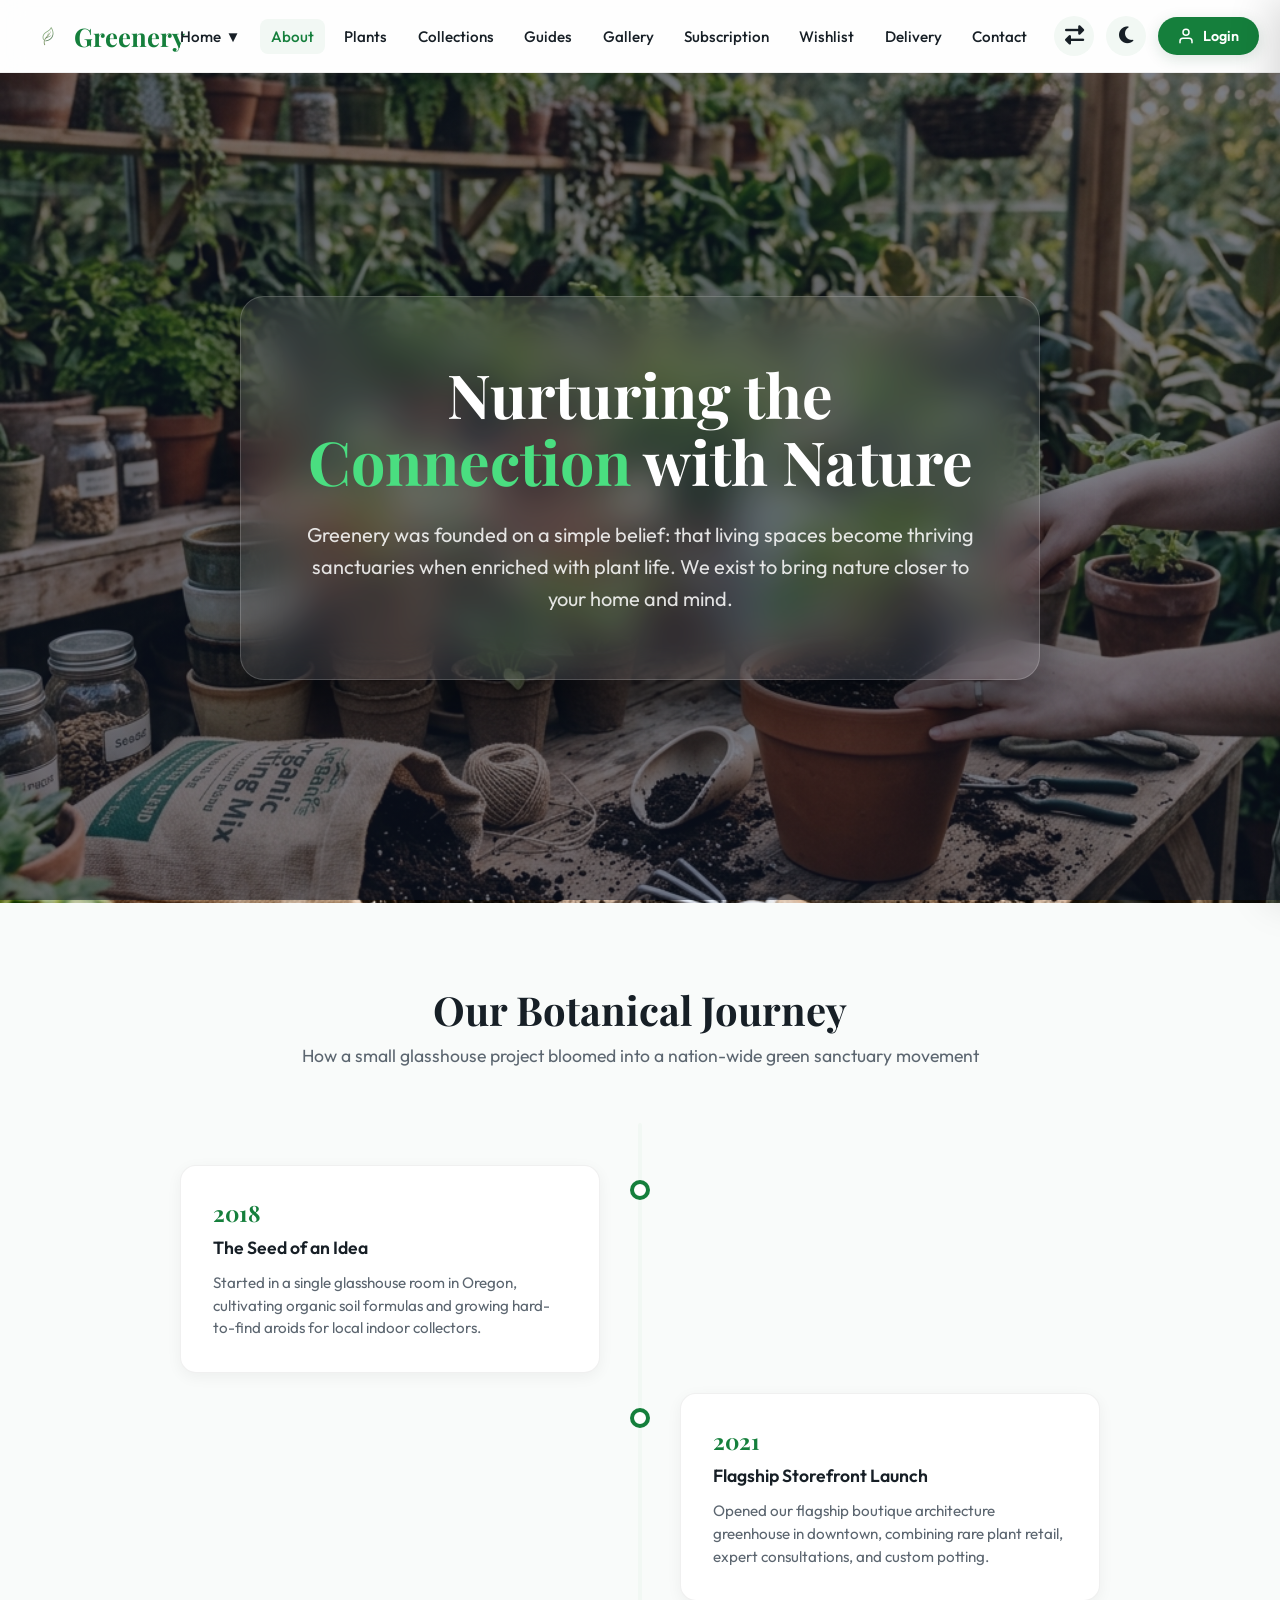
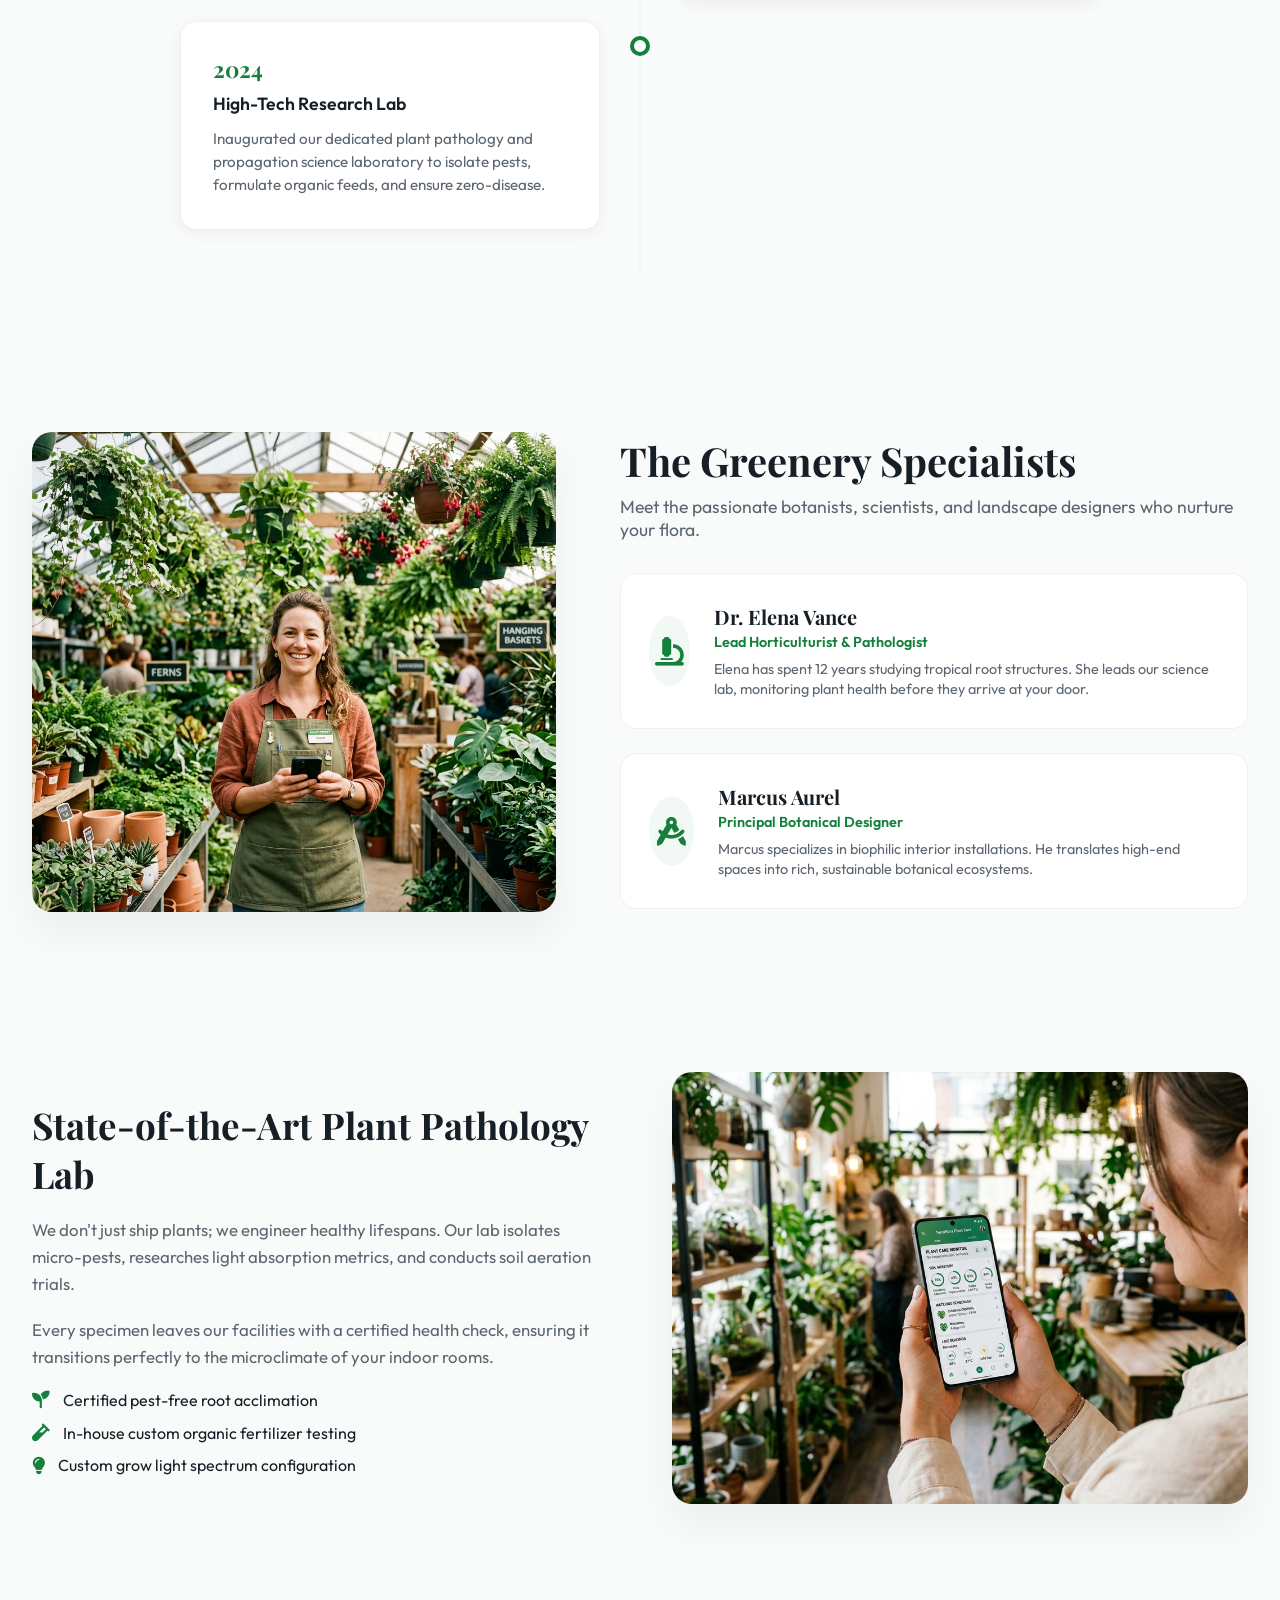
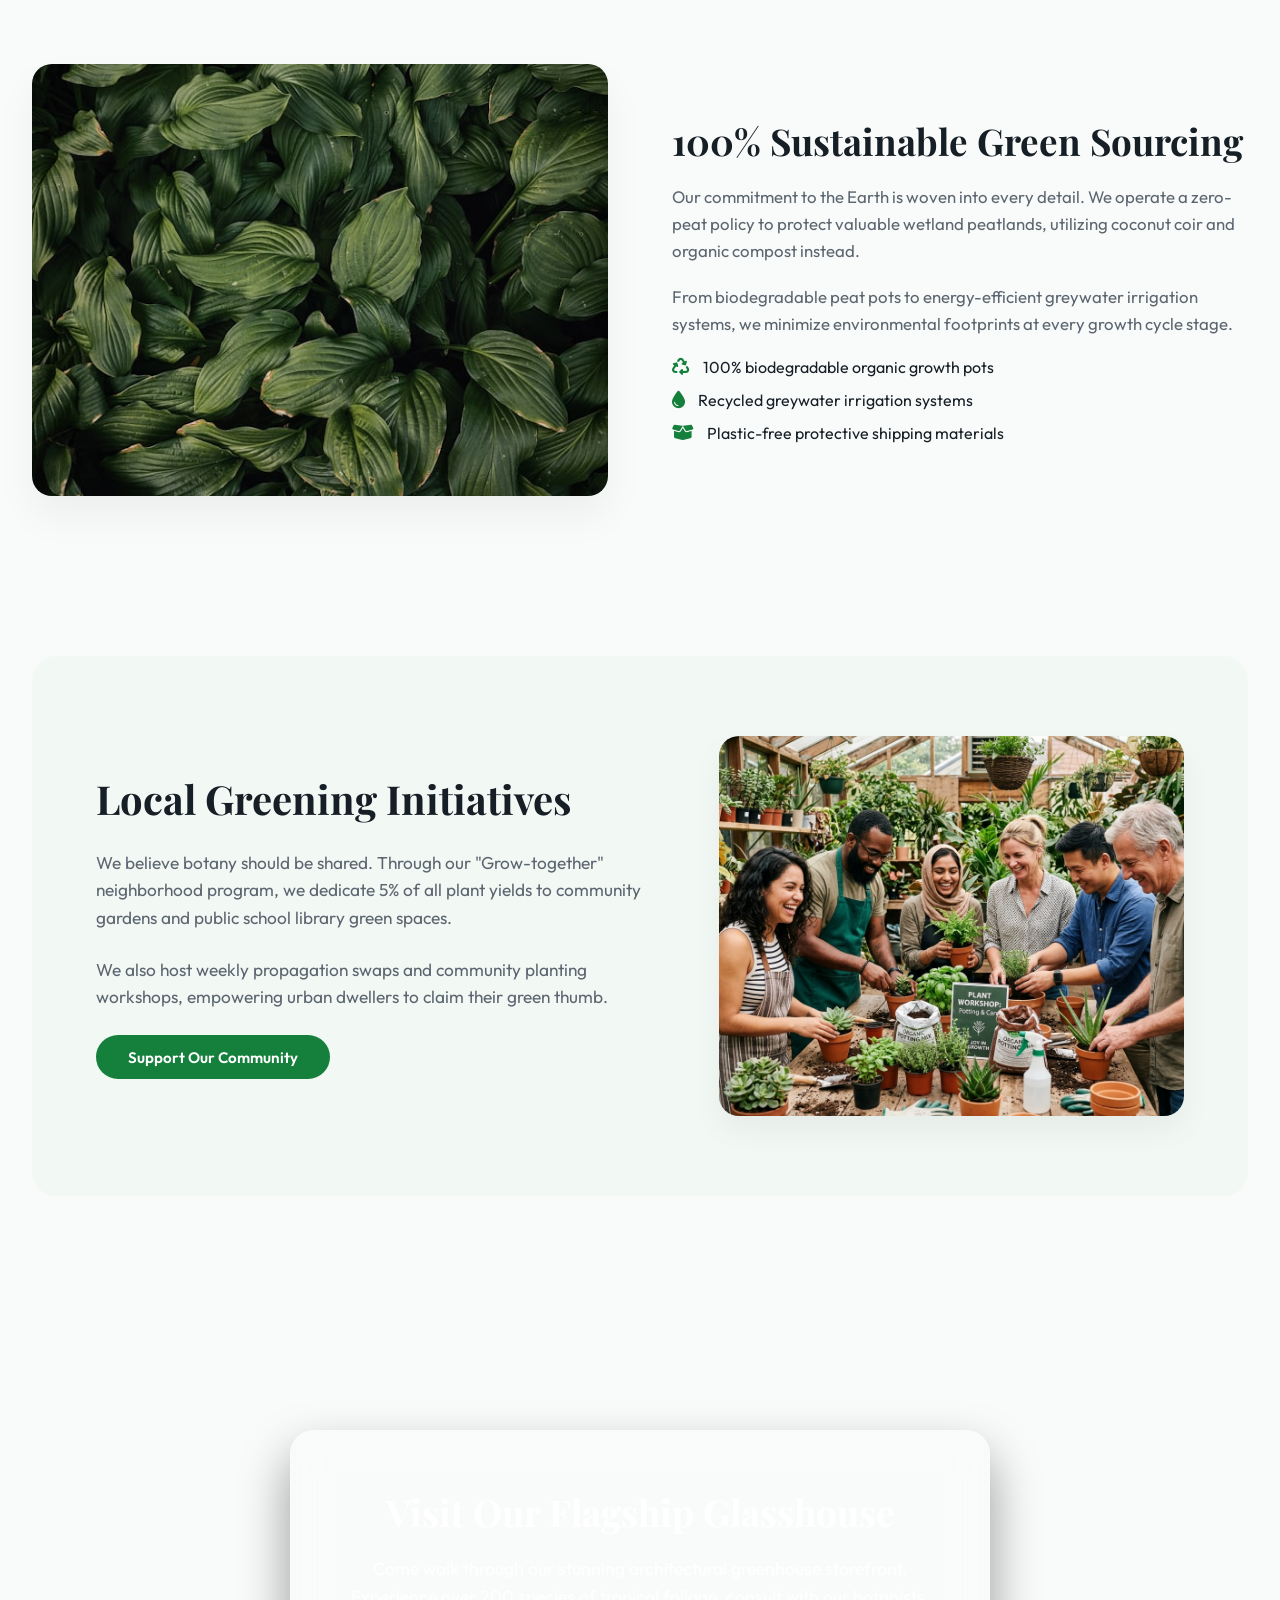
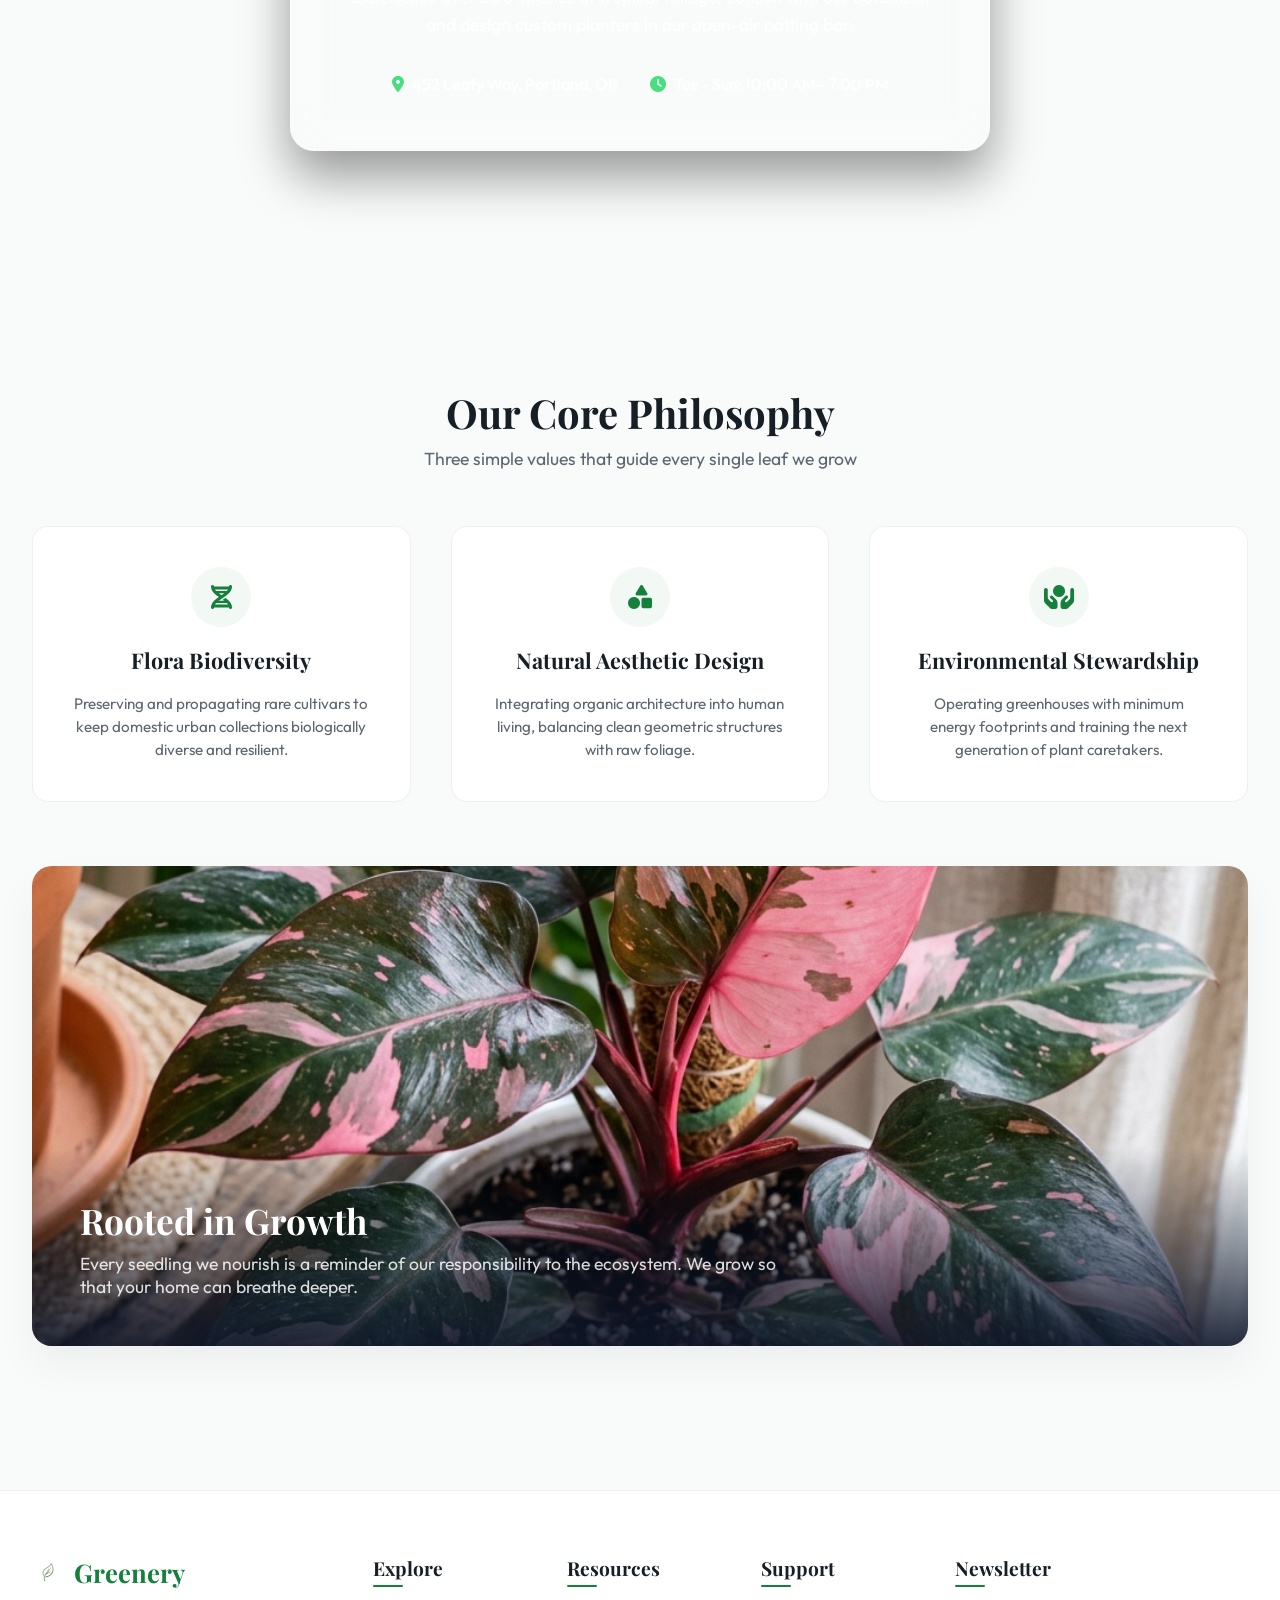
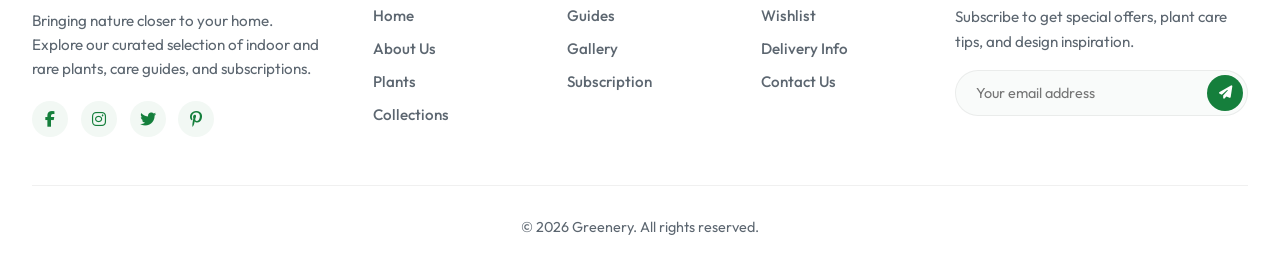
<file: about.html>
<!DOCTYPE html>
<html lang="en" data-theme="light" dir="ltr">
<head>
  <link rel="icon" type="image/svg+xml" href="favicon.svg">
  <meta charset="UTF-8">
  <meta name="viewport" content="width=device-width, initial-scale=1.0">
  <link rel="stylesheet" href="https://cdnjs.cloudflare.com/ajax/libs/font-awesome/6.4.0/css/all.min.css">
  <title>About Us - Greenery</title>
  <style>
    /* Google Fonts */
    @import url('https://fonts.googleapis.com/css2?family=Outfit:wght@300;400;500;600;700&family=Playfair+Display:ital,wght@0,400;0,600;0,700;1,400&display=swap');

    /* Color variables & Design System */
    :root {
      --primary: hsl(142, 72%, 29%);
      --primary-hover: hsl(142, 72%, 24%);
      --primary-light: hsl(142, 30%, 96%);
      --accent: hsl(38, 85%, 50%);
      --bg-color: hsl(140, 20%, 98%);
      --text-color: hsl(210, 24%, 12%);
      --text-muted: hsl(210, 10%, 40%);
      --navbar-bg: rgba(255, 255, 255, 0.75);
      --navbar-border: rgba(0, 0, 0, 0.06);
      --shadow-color: rgba(0, 0, 0, 0.05);
      --card-bg: hsl(0, 0%, 100%);
      --border-radius: 12px;
      --transition-speed: 0.3s;
      --font-sans: 'Outfit', sans-serif;
      --font-serif: 'Playfair Display', serif;
      --badge-bg: hsl(355, 84%, 55%);
    }

    /* Dark Mode Overrides */
    html[data-theme="dark"] {
      --primary: hsl(142, 60%, 45%);
      --primary-hover: hsl(142, 60%, 55%);
      --primary-light: hsl(142, 20%, 15%);
      --accent: hsl(38, 90%, 60%);
      --bg-color: hsl(220, 20%, 8%);
      --text-color: hsl(210, 20%, 98%);
      --text-muted: hsl(210, 10%, 70%);
      --navbar-bg: rgba(15, 23, 42, 0.75);
      --navbar-border: rgba(255, 255, 255, 0.08);
      --shadow-color: rgba(0, 0, 0, 0.3);
      --card-bg: hsl(220, 20%, 13%);
    }

    /* General resets */
    *, *::before, *::after {
      box-sizing: border-box;
      margin: 0;
      padding: 0;
    }

    body {
      font-family: var(--font-sans);
      background-color: var(--bg-color);
      color: var(--text-color);
      transition: background-color var(--transition-speed) ease, color var(--transition-speed) ease;
      overflow-x: clip;
    }

    a {
      color: inherit;
      text-decoration: none;
      transition: color var(--transition-speed) ease;
    }

    ul {
      list-style: none;
    }

    button {
      background: none;
      border: none;
      cursor: pointer;
      font-family: inherit;
      color: inherit;
      display: flex;
      align-items: center;
      justify-content: center;
    }

    /* App Header & Wrapper */
    .app-header {
      position: sticky;
      top: 0;
      z-index: 100;
      width: 100%;
      background: var(--navbar-bg);
      backdrop-filter: blur(12px);
      -webkit-backdrop-filter: blur(12px);
      border-bottom: 1px solid var(--navbar-border);
      transition: all var(--transition-speed) cubic-bezier(0.4, 0, 0.2, 1);
    }

    /* Scrolled state for Header */
    .app-header.scrolled {
      box-shadow: 0 10px 30px -10px var(--shadow-color);
      background: var(--navbar-bg);
      backdrop-filter: blur(20px);
      -webkit-backdrop-filter: blur(20px);
    }

    .app-header.scrolled .navbar {
      padding-block: 0.6rem;
    }

    /* Main Navigation Bar (Clean 3-Column Grid) */
    .navbar {
      display: grid;
      grid-template-columns: 1fr auto 1fr;
      align-items: center;
      padding-inline: 2rem;
      padding-block: 1rem;
      transition: padding var(--transition-speed) cubic-bezier(0.4, 0, 0.2, 1);
      max-width: 1440px;
      margin: 0 auto;
      gap: 1rem;
    }

    /* Logo Design - Left Column */
    .logo {
      display: flex;
      align-items: center;
      gap: 0.6rem;
      font-family: var(--font-serif);
      font-weight: 700;
      font-size: 1.6rem;
      color: var(--primary);
      justify-self: start;
    }

    .logo svg, .logo-img {
      height: 32px;
      width: auto;
      transition: transform var(--transition-speed) ease;
    }

    .logo:hover svg, .logo:hover .logo-img {
      transform: rotate(-10deg) scale(1.1);
    }
    html[data-theme="dark"] .logo-img {
      filter: brightness(1.8) saturate(1.2);
    }

    /* Nav Menu Desktop - Centered Column */
    .nav-menu {
      display: flex;
      align-items: center;
      justify-self: center;
    }

    .nav-menu > ul {
      display: flex;
      align-items: center;
      gap: 0.5rem;
    }

    .nav-item {
      position: relative;
    }

    .nav-link {
      font-weight: 500;
      font-size: 0.95rem;
      padding: 0.5rem 0.7rem;
      color: var(--text-color);
      border-radius: 8px;
      display: flex;
      align-items: center;
      gap: 0.3rem;
      transition: all var(--transition-speed) ease;
      white-space: nowrap;
    }

    .nav-link:hover {
      color: var(--primary);
      background: var(--primary-light);
    }

    /* Dropdown Menu styling (Home) */
    .dropdown-menu {
      position: absolute;
      top: 100%;
      left: 50%;
      transform: translateX(-50%) translateY(10px);
      background: var(--card-bg);
      min-width: 160px;
      box-shadow: 0 10px 30px var(--shadow-color);
      border: 1px solid var(--navbar-border);
      border-radius: var(--border-radius);
      opacity: 0;
      visibility: hidden;
      transition: all 0.25s cubic-bezier(0.4, 0, 0.2, 1);
      padding: 0.5rem;
      z-index: 101;
    }

    .nav-item:hover .dropdown-menu {
      opacity: 1;
      visibility: visible;
      transform: translateX(-50%) translateY(0);
    }

    .dropdown-link {
      display: block;
      padding: 0.6rem 1rem;
      font-weight: 500;
      font-size: 0.9rem;
      border-radius: 8px;
      transition: all var(--transition-speed) ease;
      white-space: nowrap;
    }

    .dropdown-link:hover {
      background: var(--primary-light);
      color: var(--primary);
      padding-inline-start: 1.25rem;
    }

    /* Utilities - Right Column */
    .nav-utilities {
      display: flex;
      align-items: center;
      gap: 0.75rem;
      justify-self: end;
    }

    /* Clean circular icon buttons */
    .icon-btn {
      width: 40px;
      height: 40px;
      border-radius: 50%;
      background: var(--primary-light);
      color: var(--text-color);
      font-size: 1.2rem;
      transition: all var(--transition-speed) cubic-bezier(0.4, 0, 0.2, 1);
      position: relative;
    }

    .icon-btn:hover {
      transform: scale(1.08) translateY(-1px);
      background: var(--primary);
      color: white;
    }

    /* Login Button Styling */
    .login-btn {
      display: flex;
      align-items: center;
      gap: 0.5rem;
      padding: 0.6rem 1.2rem;
      border-radius: 30px;
      background: var(--primary);
      color: white;
      font-weight: 600;
      font-size: 0.9rem;
      box-shadow: 0 4px 15px rgba(20, 83, 45, 0.15);
      transition: all var(--transition-speed) cubic-bezier(0.4, 0, 0.2, 1);
    }

    .login-btn svg {
      width: 18px;
      height: 18px;
      fill: none;
      stroke: currentColor;
      stroke-width: 2;
      stroke-linecap: round;
      stroke-linejoin: round;
    }

    .login-btn:hover {
      background: var(--primary-hover);
      transform: translateY(-2px);
      box-shadow: 0 6px 20px rgba(20, 83, 45, 0.25);
    }

    /* Mobile Drawer Hamburger Icon */
    .hamburger-toggle {
      display: none;
      width: 40px;
      height: 40px;
      font-size: 1.5rem;
      border-radius: 50%;
      background: var(--primary-light);
      color: var(--primary);
      transition: all var(--transition-speed) ease;
    }

    .hamburger-toggle:hover {
      background: var(--primary);
      color: white;
    }

    /* Responsive Navigation for Tablets & Mobile */
    @media (max-width: 1100px) {
      .nav-menu {
        display: none; /* Hide desktop menu */
      }
      .hamburger-toggle {
        display: flex; /* Show menu toggle */
      }
      .navbar {
        grid-template-columns: 1fr auto;
      }
      .nav-utilities .login-btn,
      .nav-utilities #themeToggle,
      .nav-utilities #rtlToggleBtn {
        display: none; /* Hide desktop utilities, moved inside drawer */
      }
    }

    /* Mobile Navigation Drawer & Drawer Overlay */
    .drawer-overlay {
      position: fixed;
      top: 0;
      left: 0;
      width: 100vw;
      height: 100vh;
      background: rgba(15, 23, 42, 0.6);
      backdrop-filter: blur(4px);
      z-index: 200;
      opacity: 0;
      visibility: hidden;
      transition: all var(--transition-speed) ease;
    }

    .drawer-overlay.active {
      opacity: 1;
      visibility: visible;
    }

    .mobile-drawer {
      position: fixed;
      top: 0;
      right: -320px; /* Hidden offscreen by default */
      width: 320px;
      height: 100vh;
      background: var(--card-bg);
      box-shadow: -10px 0 40px rgba(0, 0, 0, 0.15);
      z-index: 201;
      padding: 2rem;
      display: flex;
      flex-direction: column;
      gap: 2rem;
      transition: right var(--transition-speed) cubic-bezier(0.4, 0, 0.2, 1);
    }

    .mobile-drawer.open {
      right: 0;
    }

    /* Support RTL transition direction */
    html[dir="rtl"] .mobile-drawer {
      right: auto;
      left: -320px;
      box-shadow: 10px 0 40px rgba(0, 0, 0, 0.15);
      transition: left var(--transition-speed) cubic-bezier(0.4, 0, 0.2, 1);
    }

    html[dir="rtl"] .mobile-drawer.open {
      left: 0;
      right: auto;
    }

    .drawer-header {
      display: flex;
      align-items: center;
      justify-content: space-between;
      border-bottom: 1px solid var(--navbar-border);
      padding-bottom: 1.2rem;
    }

    .drawer-close {
      font-size: 2rem;
      width: 36px;
      height: 36px;
      border-radius: 50%;
      background: var(--primary-light);
      color: var(--primary);
      display: flex;
      align-items: center;
      justify-content: center;
      transition: all var(--transition-speed) ease;
    }

    .drawer-close:hover {
      background: var(--primary);
      color: white;
    }

    .mobile-nav-list {
      display: flex;
      flex-direction: column;
      gap: 0.5rem;
      overflow-y: auto;
      flex: 1;
    }

    .mobile-nav-item {
      display: flex;
      flex-direction: column;
    }

    .mobile-nav-link {
      padding: 0.8rem 1rem;
      font-size: 1.05rem;
      font-weight: 500;
      border-radius: 8px;
      display: flex;
      justify-content: space-between;
      align-items: center;
      transition: all var(--transition-speed) ease;
    }

    .mobile-nav-link:hover {
      background: var(--primary-light);
      color: var(--primary);
    }

    .mobile-nav-link.active

    html[dir="rtl"]

    .drawer-utilities {
      border-top: 1px solid var(--navbar-border);
      padding-top: 1.5rem;
      display: flex;
      flex-direction: column;
      gap: 1.2rem;
    }

    .mobile-toggles {
      display: flex;
      gap: 1rem;
      justify-content: center;
    }

    .drawer-utilities .login-btn {
      justify-content: center;
      width: 100%;
    }

    /* Common Section Styles */
    section {
      padding: 5rem 2rem;
      max-width: 1440px;
      margin: 0 auto;
      transition: background-color var(--transition-speed) ease;
    }

    .section-header {
      text-align: center;
      margin-bottom: 3.5rem;
    }

    .section-header h2 {
      font-family: var(--font-serif);
      font-size: 2.5rem;
      color: var(--text-color);
      margin-bottom: 0.5rem;
    }

    .section-header p {
      color: var(--text-muted);
      font-size: 1.1rem;
    }

    .btn {
      padding: 0.8rem 2rem;
      font-weight: 600;
      border-radius: 30px;
      transition: all var(--transition-speed) ease;
      font-size: 0.95rem;
      display: inline-flex;
      align-items: center;
      gap: 0.5rem;
    }

    .btn-primary {
      background: var(--primary);
      color: white;
    }

    .btn-primary:hover {
      background: var(--primary-hover);
      transform: translateY(-2px);
      box-shadow: 0 4px 15px rgba(20, 83, 45, 0.2);
    }

    .btn-secondary {
      background: transparent;
      color: var(--primary);
      border: 2px solid var(--primary);
    }

    .btn-secondary:hover {
      background: var(--primary);
      color: white;
      transform: translateY(-2px);
      box-shadow: 0 4px 15px rgba(20, 83, 45, 0.2);
    }

    /* ==========================================
       Custom about.html page styles
       ========================================== */

    /* 1. About Hero Section */
    .about-hero {
      background: linear-gradient(rgba(15, 23, 42, 0.55), rgba(15, 23, 42, 0.55)), url('./images/about_plants.png') no-repeat center center/cover;
      background-attachment: fixed;
      min-height: calc(100vh - 70px);
      display: flex;
      align-items: center;
      justify-content: center;
      padding: 6rem 2rem;
      max-width: none;
      width: 100%;
    }

    .about-hero-card {
      background: rgba(255, 255, 255, 0.08);
      backdrop-filter: blur(20px);
      -webkit-backdrop-filter: blur(20px);
      border: 1px solid rgba(255, 255, 255, 0.18);
      border-radius: 24px;
      padding: 4rem 3rem;
      max-width: 800px;
      width: 100%;
      box-shadow: 0 25px 50px rgba(0, 0, 0, 0.4);
      color: white;
      text-align: center;
      display: flex;
      flex-direction: column;
      align-items: center;
      gap: 1.5rem;
      transition: background-color var(--transition-speed) ease, border-color var(--transition-speed) ease;
    }

    html[data-theme="dark"] .about-hero-card {
      background: rgba(15, 23, 42, 0.4);
      border-color: rgba(255, 255, 255, 0.1);
    }

    .about-hero-card h1 {
      font-family: var(--font-serif);
      font-size: 3.8rem;
      line-height: 1.1;
      color: white;
    }

    .about-hero-card h1 span {
      color: #4ade80;
    }

    .about-hero-card p {
      font-size: 1.25rem;
      color: rgba(255, 255, 255, 0.85);
      line-height: 1.6;
      max-width: 680px;
    }

    /* 2. Timeline Section */
    .journey-section {
      background-color: var(--bg-color);
    }

    .timeline {
      position: relative;
      max-width: 1000px;
      margin: 0 auto;
      padding-block: 2rem;
    }

    .timeline::after {
      content: '';
      position: absolute;
      width: 4px;
      background-color: var(--primary-light);
      top: 0;
      bottom: 0;
      left: 50%;
      margin-left: -2px;
      border-radius: 2px;
    }

    html[dir="rtl"] .timeline::after {
      left: 50%;
      right: auto;
    }

    .timeline-container {
      padding: 10px 40px;
      position: relative;
      background-color: inherit;
      width: 50%;
    }

    .timeline-container::after {
      content: '';
      position: absolute;
      width: 20px;
      height: 20px;
      right: -10px;
      background-color: var(--card-bg);
      border: 4px solid var(--primary);
      top: 25px;
      border-radius: 50%;
      z-index: 1;
    }

    .left-container {
      left: 0;
    }

    .right-container {
      left: 50%;
    }

    .right-container::after {
      left: -10px;
      right: auto;
    }

    html[dir="rtl"] .left-container {
      right: 0;
      left: auto;
    }

    html[dir="rtl"] .right-container {
      right: 50%;
      left: auto;
    }

    html[dir="rtl"] .left-container::after {
      left: -10px;
      right: auto;
    }

    html[dir="rtl"] .right-container::after {
      right: -10px;
      left: auto;
    }

    .timeline-card {
      padding: 2rem;
      background-color: var(--card-bg);
      position: relative;
      border-radius: 16px;
      border: 1px solid var(--navbar-border);
      box-shadow: 0 4px 15px var(--shadow-color);
      transition: transform var(--transition-speed) ease;
    }

    .timeline-card:hover {
      transform: translateY(-5px);
    }

    .timeline-card h3 {
      font-family: var(--font-serif);
      color: var(--primary);
      font-size: 1.4rem;
      margin-bottom: 0.5rem;
    }

    .timeline-card h4 {
      font-size: 1.1rem;
      font-weight: 600;
      color: var(--text-color);
      margin-bottom: 0.8rem;
    }

    .timeline-card p {
      font-size: 0.95rem;
      color: var(--text-muted);
      line-height: 1.5;
    }

    /* 3. Team Section */
    .team-section {
      background-color: var(--bg-color);
    }

    .team-showcase {
      display: grid;
      grid-template-columns: 1fr 1.2fr;
      gap: 4rem;
      align-items: center;
    }

    .team-image-wrapper {
      border-radius: 20px;
      overflow: hidden;
      box-shadow: 0 20px 40px var(--shadow-color);
      height: 480px;
    }

    .team-image-wrapper img {
      width: 100%;
      height: 100%;
      object-fit: cover;
    }

    .team-profiles {
      display: flex;
      flex-direction: column;
      gap: 1.5rem;
    }

    .team-member-card {
      background: var(--card-bg);
      border: 1px solid var(--navbar-border);
      border-radius: 16px;
      padding: 1.8rem;
      display: flex;
      gap: 1.5rem;
      align-items: center;
      transition: all var(--transition-speed) ease;
    }

    .team-member-card:hover {
      transform: translateY(-3px);
      box-shadow: 0 10px 25px var(--shadow-color);
      border-color: var(--primary);
    }

    .member-avatar {
      width: 70px;
      height: 70px;
      border-radius: 50%;
      background: var(--primary-light);
      color: var(--primary);
      display: flex;
      align-items: center;
      justify-content: center;
      font-size: 1.8rem;
    }

    .member-details h3 {
      font-family: var(--font-serif);
      font-size: 1.25rem;
      color: var(--text-color);
      margin-bottom: 0.2rem;
    }

    .member-details span {
      display: block;
      font-size: 0.9rem;
      font-weight: 600;
      color: var(--primary);
      margin-bottom: 0.5rem;
    }

    .member-details p {
      font-size: 0.9rem;
      color: var(--text-muted);
      line-height: 1.4;
    }

    /* 4. Pathology Lab & 5. Sustainability Section (Alternating split) */
    .split-section {
      display: grid;
      grid-template-columns: 1fr 1fr;
      gap: 4rem;
      align-items: center;
    }

    .split-image-wrapper {
      border-radius: 20px;
      overflow: hidden;
      box-shadow: 0 20px 40px var(--shadow-color);
      aspect-ratio: 4 / 3;
    }

    .split-image-wrapper img {
      width: 100%;
      height: 100%;
      object-fit: cover;
    }

    .split-content {
      display: flex;
      flex-direction: column;
      gap: 1.2rem;
    }

    .split-content h2 {
      font-family: var(--font-serif);
      font-size: 2.3rem;
      color: var(--text-color);
    }

    .split-content p {
      color: var(--text-muted);
      font-size: 1.05rem;
      line-height: 1.6;
    }

    .split-list {
      list-style: none;
      display: flex;
      flex-direction: column;
      gap: 0.8rem;
    }

    .split-list li {
      display: flex;
      align-items: center;
      gap: 0.8rem;
      font-size: 1rem;
      color: var(--text-color);
    }

    .split-list li i {
      color: var(--primary);
      font-size: 1.1rem;
    }

    /* 6. Community Section */
    .community-section {
      background-color: var(--primary-light);
      border-radius: 24px;
      padding: 5rem 4rem;
      display: grid;
      grid-template-columns: 1.2fr 1fr;
      gap: 4rem;
      align-items: center;
    }

    .community-content {
      display: flex;
      flex-direction: column;
      gap: 1.5rem;
    }

    .community-content h2 {
      font-family: var(--font-serif);
      font-size: 2.5rem;
      color: var(--text-color);
    }

    .community-content p {
      font-size: 1.08rem;
      color: var(--text-muted);
      line-height: 1.6;
    }

    .community-image-wrapper {
      border-radius: 20px;
      overflow: hidden;
      box-shadow: 0 15px 30px var(--shadow-color);
      height: 380px;
    }

    .community-image-wrapper img {
      width: 100%;
      height: 100%;
      object-fit: cover;
    }

    /* 7. Flagship Location Section */
    .location-section {
      background: linear-gradient(rgba(15, 23, 42, 0.65), rgba(15, 23, 42, 0.65)), url('./images/vertical_green_wall.png') no-repeat center center/cover;
      background-attachment: fixed;
      min-height: 70vh;
      display: flex;
      align-items: center;
      justify-content: center;
      padding: 6rem 2rem;
      max-width: none;
      width: 100%;
    }

    .location-card {
      background: rgba(255, 255, 255, 0.08);
      backdrop-filter: blur(20px);
      -webkit-backdrop-filter: blur(20px);
      border: 1px solid rgba(255, 255, 255, 0.18);
      border-radius: 24px;
      padding: 3.5rem;
      max-width: 700px;
      width: 100%;
      box-shadow: 0 25px 50px rgba(0, 0, 0, 0.4);
      color: white;
      text-align: center;
      display: flex;
      flex-direction: column;
      align-items: center;
      gap: 1.2rem;
    }

    html[data-theme="dark"] .location-card {
      background: rgba(15, 23, 42, 0.4);
      border-color: rgba(255, 255, 255, 0.1);
    }

    .location-card h2 {
      font-family: var(--font-serif);
      font-size: 2.3rem;
      color: white;
    }

    .location-card p {
      font-size: 1.1rem;
      color: rgba(255, 255, 255, 0.85);
      line-height: 1.6;
    }

    .location-meta {
      display: flex;
      gap: 2rem;
      margin-top: 1rem;
      font-size: 1rem;
    }

    .location-meta-item {
      display: flex;
      align-items: center;
      gap: 0.5rem;
    }

    .location-meta-item i {
      color: #4ade80;
    }

    /* 8. Core Philosophy Section */
    .philosophy-grid {
      display: grid;
      grid-template-columns: 1fr 1fr 1fr;
      gap: 2.5rem;
      margin-bottom: 4rem;
    }

    .philosophy-card {
      background: var(--card-bg);
      border: 1px solid var(--navbar-border);
      border-radius: 16px;
      padding: 2.5rem;
      transition: all var(--transition-speed) ease;
      display: flex;
      flex-direction: column;
      gap: 1.2rem;
      text-align: center;
      align-items: center;
    }

    .philosophy-card:hover {
      transform: translateY(-5px);
      box-shadow: 0 15px 30px var(--shadow-color);
      border-color: var(--primary);
    }

    .philosophy-icon {
      width: 60px;
      height: 60px;
      border-radius: 50%;
      background: var(--primary-light);
      color: var(--primary);
      display: flex;
      align-items: center;
      justify-content: center;
      font-size: 1.5rem;
    }

    .philosophy-card h3 {
      font-family: var(--font-serif);
      font-size: 1.35rem;
      color: var(--text-color);
    }

    .philosophy-card p {
      color: var(--text-muted);
      font-size: 0.95rem;
      line-height: 1.5;
    }

    .philosophy-featured-wrapper {
      position: relative;
      border-radius: 20px;
      overflow: hidden;
      box-shadow: 0 20px 40px var(--shadow-color);
      height: 480px;
      margin-top: 3rem;
    }

    .philosophy-featured-wrapper img {
      width: 100%;
      height: 100%;
      object-fit: cover;
    }

    .philosophy-featured-overlay {
      position: absolute;
      bottom: 0;
      left: 0;
      right: 0;
      background: linear-gradient(transparent, rgba(15, 23, 42, 0.9));
      padding: 3rem;
      color: white;
      text-align: start;
    }

    .philosophy-featured-overlay h2 {
      font-family: var(--font-serif);
      font-size: 2.2rem;
      margin-bottom: 0.5rem;
    }

    .philosophy-featured-overlay p {
      color: rgba(255, 255, 255, 0.85);
      font-size: 1.1rem;
      max-width: 700px;
    }

    /* Responsive Grid Layout Rules */
    @media (max-width: 992px) {
      section {
        padding: 4rem 1.5rem;
      }
      .team-showcase,
      .split-section,
      .community-section {
        grid-template-columns: 1fr;
        gap: 2.5rem;
      }
      .philosophy-grid {
        grid-template-columns: 1fr;
        gap: 2rem;
      }
      .team-image-wrapper,
      .community-image-wrapper,
      .philosophy-featured-wrapper {
        height: 340px;
      }
      .split-image-wrapper {
        height: auto;
      }
      .about-hero-card h1 {
        font-size: 2.8rem;
      }
      /* Timeline Responsive */
      .timeline::after {
        left: 29px;
      }
      .timeline-container {
        width: 100%;
        padding-left: 70px;
        padding-right: 25px;
      }
      .timeline-container::after,
      .right-container::after {
        left: 21px;
        right: auto;
      }
      .right-container {
        left: 0%;
      }
      html[dir="rtl"] .timeline::after {
        right: 29px;
        left: auto;
      }
      html[dir="rtl"] .timeline-container {
        padding-right: 70px;
        padding-left: 25px;
      }
      html[dir="rtl"] .timeline-container::after,
      html[dir="rtl"] .right-container::after {
        right: 21px;
        left: auto;
      }
      html[dir="rtl"] .right-container {
        right: 0%;
        left: auto;
      }
    }

    @media (max-width: 576px) {
      .about-hero-card {
        padding: 2.5rem 1.5rem;
      }
      .about-hero-card h1 {
        font-size: 2.2rem;
      }
      .about-hero-card p {
        font-size: 1.05rem;
      }
      .location-card {
        padding: 2rem 1.5rem;
      }
      .location-card h2 {
        font-size: 1.8rem;
      }
      .location-meta {
        flex-direction: column;
        gap: 0.8rem;
      }
      .community-section {
        padding: 2.5rem 1.5rem;
      }
    }

    /* RTL specific overrides */
    html[dir="rtl"] .timeline-card {
      text-align: right;
    }

    html[dir="rtl"] .team-member-card {
      text-align: right;
    }

    html[dir="rtl"] .split-content {
      text-align: right;
    }

    html[dir="rtl"] .split-list li {
      flex-direction: row-reverse;
    }

    html[dir="rtl"] .community-content {
      text-align: right;
    }

    html[dir="rtl"] .philosophy-card {
      text-align: center;
    }

    html[dir="rtl"] .philosophy-featured-overlay {
      text-align: right;
    }

    /* Footer Styling */
    .app-footer {
      background-color: var(--card-bg);
      border-top: 1px solid var(--navbar-border);
      padding: 4rem 2rem 2rem;
      margin-top: 4rem;
      transition: background-color var(--transition-speed) ease, border-color var(--transition-speed) ease;
    }

    .footer-container {
      max-width: 1440px;
      margin: 0 auto;
      display: grid;
      grid-template-columns: 2fr 1fr 1fr 1fr 2fr;
      gap: 3rem;
      margin-bottom: 3rem;
    }

    .footer-info {
      display: flex;
      flex-direction: column;
      gap: 1.2rem;
    }

    .footer-description {
      font-size: 0.95rem;
      line-height: 1.6;
      color: var(--text-muted);
      max-width: 320px;
    }

    .social-links {
      display: flex;
      gap: 0.8rem;
    }

    .social-icon {
      width: 36px;
      height: 36px;
      border-radius: 50%;
      background: var(--primary-light);
      color: var(--primary);
      display: flex;
      align-items: center;
      justify-content: center;
      transition: all var(--transition-speed) ease;
      font-size: 1rem;
    }

    .social-icon:hover {
      background: var(--primary);
      color: white;
      transform: translateY(-2px);
    }

    .footer-menu-col h3 {
      font-family: var(--font-serif);
      font-size: 1.2rem;
      color: var(--text-color);
      margin-bottom: 1.5rem;
      position: relative;
    }

    .footer-menu-col h3::after {
      content: '';
      position: absolute;
      bottom: -6px;
      left: 0;
      width: 30px;
      height: 2px;
      background-color: var(--primary);
      border-radius: 2px;
    }

    html[dir="rtl"] .footer-menu-col h3::after {
      left: auto;
      right: 0;
    }

    .footer-menu-col ul {
      display: flex;
      flex-direction: column;
      gap: 0.8rem;
    }

    .footer-link {
      font-size: 0.95rem;
      font-weight: 500;
      color: var(--text-muted);
      transition: all var(--transition-speed) ease;
      position: relative;
      display: inline-block;
    }

    .footer-link:hover {
      color: var(--primary);
      transform: translateX(4px);
    }

    html[dir="rtl"] .footer-link:hover {
      transform: translateX(-4px);
    }

    .footer-bottom {
      max-width: 1440px;
      margin: 0 auto;
      padding-top: 2rem;
      border-top: 1px solid var(--navbar-border);
      text-align: center;
      font-size: 0.9rem;
      color: var(--text-muted);
    }

    /* Responsive Footer */
    @media (max-width: 992px) {
      .footer-container {
        grid-template-columns: 1fr 1fr;
        gap: 2rem;
      }
    }

    @media (max-width: 576px) {
      .footer-container {
        grid-template-columns: 1fr;
        gap: 2rem;
      }
      .footer-info {
        align-items: center;
        text-align: center;
      }
      .footer-description {
        max-width: 100%;
      }
      .footer-menu-col {
        text-align: center;
      }
      .footer-menu-col h3::after {
        left: 50%;
        transform: translateX(-50%);
      }
    }

    /* Newsletter Column Styling */
    .newsletter-col p {
      font-size: 0.95rem;
      line-height: 1.6;
      color: var(--text-muted);
      margin-bottom: 1rem;
    }

    .newsletter-form {
      display: flex;
      gap: 0.5rem;
      background: var(--bg-color);
      padding: 0.25rem;
      border: 1px solid var(--navbar-border);
      border-radius: 30px;
      transition: border-color var(--transition-speed) ease;
    }

    .newsletter-form:focus-within {
      border-color: var(--primary);
    }

    .newsletter-form input {
      flex: 1;
      background: none;
      border: none;
      padding: 0.5rem 1rem;
      font-family: inherit;
      font-size: 0.9rem;
      color: var(--text-color);
      outline: none;
    }

    .newsletter-form button {
      width: 36px;
      height: 36px;
      border-radius: 50%;
      background: var(--primary);
      color: white;
      transition: background-color var(--transition-speed) ease, transform var(--transition-speed) ease;
    }

    .newsletter-form button:hover {
      background: var(--primary-hover);
      transform: scale(1.05);
    }
  </style>
  <link rel="stylesheet" href="responsive.css">
</head>
<body>
  <!-- Single-Line App Header -->
  <header id="appHeader" class="app-header">
    <div class="navbar">
      <!-- Logo (Column 1 - Left) -->
      <a href="index.html" class="logo"><img src="images/logo.png" alt="Greenery" class="logo-img">Greenery</a>

      <!-- Desktop Navigation Menu (Column 2 - Exactly Centered) -->
      <nav class="nav-menu" aria-label="Main Navigation">
        <ul>
          <!-- Home Dropdown Link -->
          <li class="nav-item">
            <a href="#" class="nav-link active">
              Home <span class="arrow-icon">&#9660;</span>
            </a>
            <ul class="dropdown-menu">
              <li><a href="index.html" class="dropdown-link active">Home 1</a></li>
              <li><a href="home2.html" class="dropdown-link">Home 2</a></li>
            </ul>
          </li>
          <li class="nav-item"><a href="about.html" class="nav-link">About</a></li>
          <li class="nav-item"><a href="plants.html" class="nav-link">Plants</a></li>
          <li class="nav-item"><a href="collections.html" class="nav-link">Collections</a></li>
          <li class="nav-item"><a href="guides.html" class="nav-link">Guides</a></li>
          <li class="nav-item"><a href="gallery.html" class="nav-link">Gallery</a></li>
          <li class="nav-item"><a href="subscription.html" class="nav-link">Subscription</a></li>
          <li class="nav-item"><a href="wishlist.html" class="nav-link">Wishlist</a></li>
          <li class="nav-item"><a href="delivery.html" class="nav-link">Delivery</a></li>
          <li class="nav-item"><a href="contact.html" class="nav-link">Contact</a></li>
        </ul>
      </nav>

      <!-- Utilities (Column 3 - Right) -->
      <div class="nav-utilities">
        <!-- RTL Layout Toggle -->
        <button class="icon-btn" id="rtlToggleBtn" aria-label="Toggle Layout Direction" title="Toggle Layout Direction">
        <i class="fas fa-exchange-alt"></i>
      </button>
        <!-- Dark Mode Toggle -->
        <button id="themeToggle" class="icon-btn" aria-label="Toggle Color Theme" title="Toggle Color Theme">
          <i id="themeIcon" class="fa-solid fa-moon"></i>
        </button>

        <!-- Login Button -->
        <a href="login.html" class="login-btn" id="loginBtn">
          <svg viewBox="0 0 24 24" xmlns="http://www.w3.org/2000/svg">
            <path d="M20 21v-2a4 4 0 0 0-4-4H8a4 4 0 0 0-4 4v2" />
            <circle cx="12" cy="7" r="4" />
          </svg>
          Login
        </a>
        <!-- Hamburger Menu button (Mobile) -->
        <button id="hamburgerToggle" class="hamburger-toggle" aria-label="Open Navigation Drawer">
          &#9776;
        </button>
      </div>
    </div>
  </header>

  <!-- Mobile Navigation Drawer Overlay -->
  <div id="drawerOverlay" class="drawer-overlay"></div>

  <!-- Mobile Slide-out Drawer -->
  <div id="mobileDrawer" class="mobile-drawer" aria-modal="true" role="dialog">
    <div class="drawer-header">
      <a href="index.html" class="logo"><img src="images/logo.png" alt="Greenery" class="logo-img" style="height: 28px;">Greenery</a>
      <button id="drawerClose" class="drawer-close" aria-label="Close Navigation Drawer">
        &times;
      </button>
    </div>

    <!-- Mobile Navigation List -->
    <nav class="mobile-nav-list">
      <div class="mobile-nav-item">
        <a href="#" class="mobile-nav-link active" id="mobileDropdownBtn">
          Home <span class="mobile-dropdown-btn">&#9660;</span>
        </a>
        <ul class="mobile-dropdown-menu" id="mobileDropdownMenu">
          <li><a href="index.html" class="mobile-nav-link active">Home 1</a></li>
          <li><a href="home2.html" class="mobile-nav-link">Home 2</a></li>
        </ul>
      </div>
      <div class="mobile-nav-item"><a href="about.html" class="mobile-nav-link">About Us</a></div>
      <div class="mobile-nav-item"><a href="plants.html" class="mobile-nav-link">Plants</a></div>
      <div class="mobile-nav-item"><a href="collections.html" class="mobile-nav-link">Collections</a></div>
      <div class="mobile-nav-item"><a href="guides.html" class="mobile-nav-link">Guides</a></div>
      <div class="mobile-nav-item"><a href="gallery.html" class="mobile-nav-link">Gallery</a></div>
      <div class="mobile-nav-item"><a href="subscription.html" class="mobile-nav-link">Subscription</a></div>
      <div class="mobile-nav-item"><a href="wishlist.html" class="mobile-nav-link">Wishlist</a></div>
      <div class="mobile-nav-item"><a href="delivery.html" class="mobile-nav-link">Delivery</a></div>
      <div class="mobile-nav-item"><a href="contact.html" class="mobile-nav-link">Contact</a></div>
    </nav>

    <!-- Mobile Drawer Utilities -->
    <div class="drawer-utilities">
      <div class="mobile-toggles">
        <button class="icon-btn" id="mobileRtlToggleBtn" aria-label="Toggle Layout Direction" title="Toggle Layout Direction">
        <i class="fas fa-exchange-alt"></i>
      </button>
        <button id="mobileThemeToggle" class="icon-btn" aria-label="Toggle Color Theme" title="Toggle Color Theme">
          <i id="mobileThemeIcon" class="fa-solid fa-moon"></i>
        </button>
      </div>
      <a href="login.html" class="login-btn" id="mobileLoginBtn">
        <svg viewBox="0 0 24 24" xmlns="http://www.w3.org/2000/svg">
          <path d="M20 21v-2a4 4 0 0 0-4-4H8a4 4 0 0 0-4 4v2" />
          <circle cx="12" cy="7" r="4" />
        </svg>
        Login
      </a>
    </div>
  </div>

  <main>
    <!-- 1. Hero Section -->
    <section id="about-hero" class="about-hero">
      <div class="about-hero-card">
        <h1>Nurturing the <span>Connection</span> with Nature</h1>
        <p>Greenery was founded on a simple belief: that living spaces become thriving sanctuaries when enriched with plant life. We exist to bring nature closer to your home and mind.</p>
      </div>
    </section>

    <!-- 2. Our Journey Timeline Section -->
    <section id="about-journey" class="journey-section">
      <div class="section-header">
        <h2>Our Botanical Journey</h2>
        <p>How a small glasshouse project bloomed into a nation-wide green sanctuary movement</p>
      </div>
      <div class="timeline">
        <!-- Event 1: Left -->
        <div class="timeline-container left-container">
          <div class="timeline-card">
            <h3>2018</h3>
            <h4>The Seed of an Idea</h4>
            <p>Started in a single glasshouse room in Oregon, cultivating organic soil formulas and growing hard-to-find aroids for local indoor collectors.</p>
          </div>
        </div>
        <!-- Event 2: Right -->
        <div class="timeline-container right-container">
          <div class="timeline-card">
            <h3>2021</h3>
            <h4>Flagship Storefront Launch</h4>
            <p>Opened our flagship boutique architecture greenhouse in downtown, combining rare plant retail, expert consultations, and custom potting.</p>
          </div>
        </div>
        <!-- Event 3: Left -->
        <div class="timeline-container left-container">
          <div class="timeline-card">
            <h3>2024</h3>
            <h4>High-Tech Research Lab</h4>
            <p>Inaugurated our dedicated plant pathology and propagation science laboratory to isolate pests, formulate organic feeds, and ensure zero-disease.</p>
          </div>
        </div>
      </div>
    </section>

    <!-- 3. Our Botanical Team Section -->
    <section id="about-team" class="team-section">
      <div class="team-showcase">
        <div class="team-image-wrapper">
          <img src="./images/sub_expert.png" alt="Horticultural team working together in the greenhouse">
        </div>
        <div class="team-content">
          <div class="section-header" style="text-align: start; margin-bottom: 2rem;">
            <h2>The Greenery Specialists</h2>
            <p>Meet the passionate botanists, scientists, and landscape designers who nurture your flora.</p>
          </div>
          <div class="team-profiles">
            <!-- Member 1 -->
            <div class="team-member-card">
              <div class="member-avatar"><i class="fa-solid fa-microscope"></i></div>
              <div class="member-details">
                <h3>Dr. Elena Vance</h3>
                <span>Lead Horticulturist & Pathologist</span>
                <p>Elena has spent 12 years studying tropical root structures. She leads our science lab, monitoring plant health before they arrive at your door.</p>
              </div>
            </div>
            <!-- Member 2 -->
            <div class="team-member-card">
              <div class="member-avatar"><i class="fa-solid fa-compass-drafting"></i></div>
              <div class="member-details">
                <h3>Marcus Aurel</h3>
                <span>Principal Botanical Designer</span>
                <p>Marcus specializes in biophilic interior installations. He translates high-end spaces into rich, sustainable botanical ecosystems.</p>
              </div>
            </div>
          </div>
        </div>
      </div>
    </section>

    <!-- 4. Pathology Lab Section -->
    <section id="about-lab" class="lab-section">
      <div class="split-section">
        <div class="split-content">
          <h2>State-of-the-Art Plant Pathology Lab</h2>
          <p>We don't just ship plants; we engineer healthy lifespans. Our lab isolates micro-pests, researches light absorption metrics, and conducts soil aeration trials.</p>
          <p>Every specimen leaves our facilities with a certified health check, ensuring it transitions perfectly to the microclimate of your indoor rooms.</p>
          <ul class="split-list">
            <li><i class="fa-solid fa-seedling"></i> Certified pest-free root acclimation</li>
            <li><i class="fa-solid fa-vial"></i> In-house custom organic fertilizer testing</li>
            <li><i class="fa-solid fa-lightbulb"></i> Custom grow light spectrum configuration</li>
          </ul>
        </div>
        <div class="split-image-wrapper">
          <img src="./images/plant_care_app.png" alt="Smart plant moisture sensor and pathology testing">
        </div>
      </div>
    </section>

    <!-- 5. Sustainable Sourcing Section -->
    <section id="about-sustainability" class="sustainability-section">
      <div class="split-section" style="direction: ltr;">
        <div class="split-image-wrapper">
          <img src="./images/gallery_terrarium.png" alt="Peat-free potting soil and biodegradable planters">
        </div>
        <div class="split-content">
          <h2>100% Sustainable Green Sourcing</h2>
          <p>Our commitment to the Earth is woven into every detail. We operate a zero-peat policy to protect valuable wetland peatlands, utilizing coconut coir and organic compost instead.</p>
          <p>From biodegradable peat pots to energy-efficient greywater irrigation systems, we minimize environmental footprints at every growth cycle stage.</p>
          <ul class="split-list">
            <li><i class="fa-solid fa-recycle"></i> 100% biodegradable organic growth pots</li>
            <li><i class="fa-solid fa-droplet"></i> Recycled greywater irrigation systems</li>
            <li><i class="fa-solid fa-box-open"></i> Plastic-free protective shipping materials</li>
          </ul>
        </div>
      </div>
    </section>

    <!-- 6. Community Initiatives Section -->
    <section id="about-community" class="community-section-wrapper">
      <div class="community-section">
        <div class="community-content">
          <h2>Local Greening Initiatives</h2>
          <p>We believe botany should be shared. Through our "Grow-together" neighborhood program, we dedicate 5% of all plant yields to community gardens and public school library green spaces.</p>
          <p>We also host weekly propagation swaps and community planting workshops, empowering urban dwellers to claim their green thumb.</p>
          <a href="subscription.html" class="btn btn-primary" style="align-self: flex-start;">Support Our Community</a>
        </div>
        <div class="community-image-wrapper">
          <img src="./images/contact_workshop_community.png" alt="Propagation tools and community planting workshop flatlay">
        </div>
      </div>
    </section>

    <!-- 7. Flagship Greenhouse Architecture -->
    <section id="about-location" class="location-section">
      <div class="location-card">
        <h2>Visit Our Flagship Glasshouse</h2>
        <p>Come walk through our stunning architectural greenhouse storefront. Experience over 200 species of tropical foliage, consult with our botanists, and design custom planters in our open-air potting bar.</p>
        <div class="location-meta">
          <div class="location-meta-item">
            <i class="fa-solid fa-location-dot"></i>
            <span>452 Leafy Way, Portland, OR</span>
          </div>
          <div class="location-meta-item">
            <i class="fa-solid fa-clock"></i>
            <span>Tue - Sun: 10:00 AM - 7:00 PM</span>
          </div>
        </div>
      </div>
    </section>

    <!-- 8. Core Botanical Philosophy Section -->
    <section id="about-philosophy" class="philosophy-section">
      <div class="section-header">
        <h2>Our Core Philosophy</h2>
        <p>Three simple values that guide every single leaf we grow</p>
      </div>
      <div class="philosophy-grid">
        <!-- Value 1 -->
        <div class="philosophy-card">
          <div class="philosophy-icon"><i class="fa-solid fa-dna"></i></div>
          <h3>Flora Biodiversity</h3>
          <p>Preserving and propagating rare cultivars to keep domestic urban collections biologically diverse and resilient.</p>
        </div>
        <!-- Value 2 -->
        <div class="philosophy-card">
          <div class="philosophy-icon"><i class="fa-solid fa-shapes"></i></div>
          <h3>Natural Aesthetic Design</h3>
          <p>Integrating organic architecture into human living, balancing clean geometric structures with raw foliage.</p>
        </div>
        <!-- Value 3 -->
        <div class="philosophy-card">
          <div class="philosophy-icon"><i class="fa-solid fa-hands-holding-circle"></i></div>
          <h3>Environmental Stewardship</h3>
          <p>Operating greenhouses with minimum energy footprints and training the next generation of plant caretakers.</p>
        </div>
      </div>
      <div class="philosophy-featured-wrapper">
        <img src="./images/wish_pink_princess.png" alt="Variegated plant leaf detail">
        <div class="philosophy-featured-overlay">
          <h2>Rooted in Growth</h2>
          <p>Every seedling we nourish is a reminder of our responsibility to the ecosystem. We grow so that your home can breathe deeper.</p>
        </div>
      </div>
    </section>
  </main>

  <!-- Footer Section -->
  <footer class="app-footer">
    <div class="footer-container">
      <!-- Footer Info Column -->
      <div class="footer-info">
        <a href="index.html" class="logo"><img src="images/logo.png" alt="Greenery" class="logo-img">Greenery</a>
        <p class="footer-description">Bringing nature closer to your home. Explore our curated selection of indoor and rare plants, care guides, and subscriptions.</p>
        <div class="social-links">
          <a href="#" class="social-icon" aria-label="Facebook"><i class="fa-brands fa-facebook-f"></i></a>
          <a href="#" class="social-icon" aria-label="Instagram"><i class="fa-brands fa-instagram"></i></a>
          <a href="#" class="social-icon" aria-label="Twitter"><i class="fa-brands fa-twitter"></i></a>
          <a href="#" class="social-icon" aria-label="Pinterest"><i class="fa-brands fa-pinterest-p"></i></a>
        </div>
      </div>

      <!-- Footer Menu Columns -->
      <div class="footer-menu-col">
        <h3>Explore</h3>
        <ul>
          <li><a href="index.html" class="footer-link">Home</a></li>
          <li><a href="about.html" class="footer-link">About Us</a></li>
          <li><a href="plants.html" class="footer-link">Plants</a></li>
          <li><a href="collections.html" class="footer-link">Collections</a></li>
        </ul>
      </div>

      <div class="footer-menu-col">
        <h3>Resources</h3>
        <ul>
          <li><a href="guides.html" class="footer-link">Guides</a></li>
          <li><a href="gallery.html" class="footer-link">Gallery</a></li>
          <li><a href="subscription.html" class="footer-link">Subscription</a></li>
        </ul>
      </div>

      <div class="footer-menu-col">
        <h3>Support</h3>
        <ul>
          <li><a href="wishlist.html" class="footer-link">Wishlist</a></li>
          <li><a href="delivery.html" class="footer-link">Delivery Info</a></li>
          <li><a href="contact.html" class="footer-link">Contact Us</a></li>
        </ul>
      </div>

      <!-- Newsletter Column -->
      <div class="footer-menu-col newsletter-col">
        <h3>Newsletter</h3>
        <p>Subscribe to get special offers, plant care tips, and design inspiration.</p>
        <form class="newsletter-form" onsubmit="event.preventDefault();">
          <input type="email" placeholder="Your email address" required>
          <button type="submit" aria-label="Subscribe">
            <i class="fa-solid fa-paper-plane"></i>
          </button>
        </form>
      </div>
    </div>

    <!-- Footer Bottom Area -->
    <div class="footer-bottom">
      <p>&copy; 2026 Greenery. All rights reserved.</p>
    </div>
  </footer>

  <!-- Badge Sync & Active Nav Link Script -->
  <script src="navigation.js" defer></script>
</body>
</html>
</file>
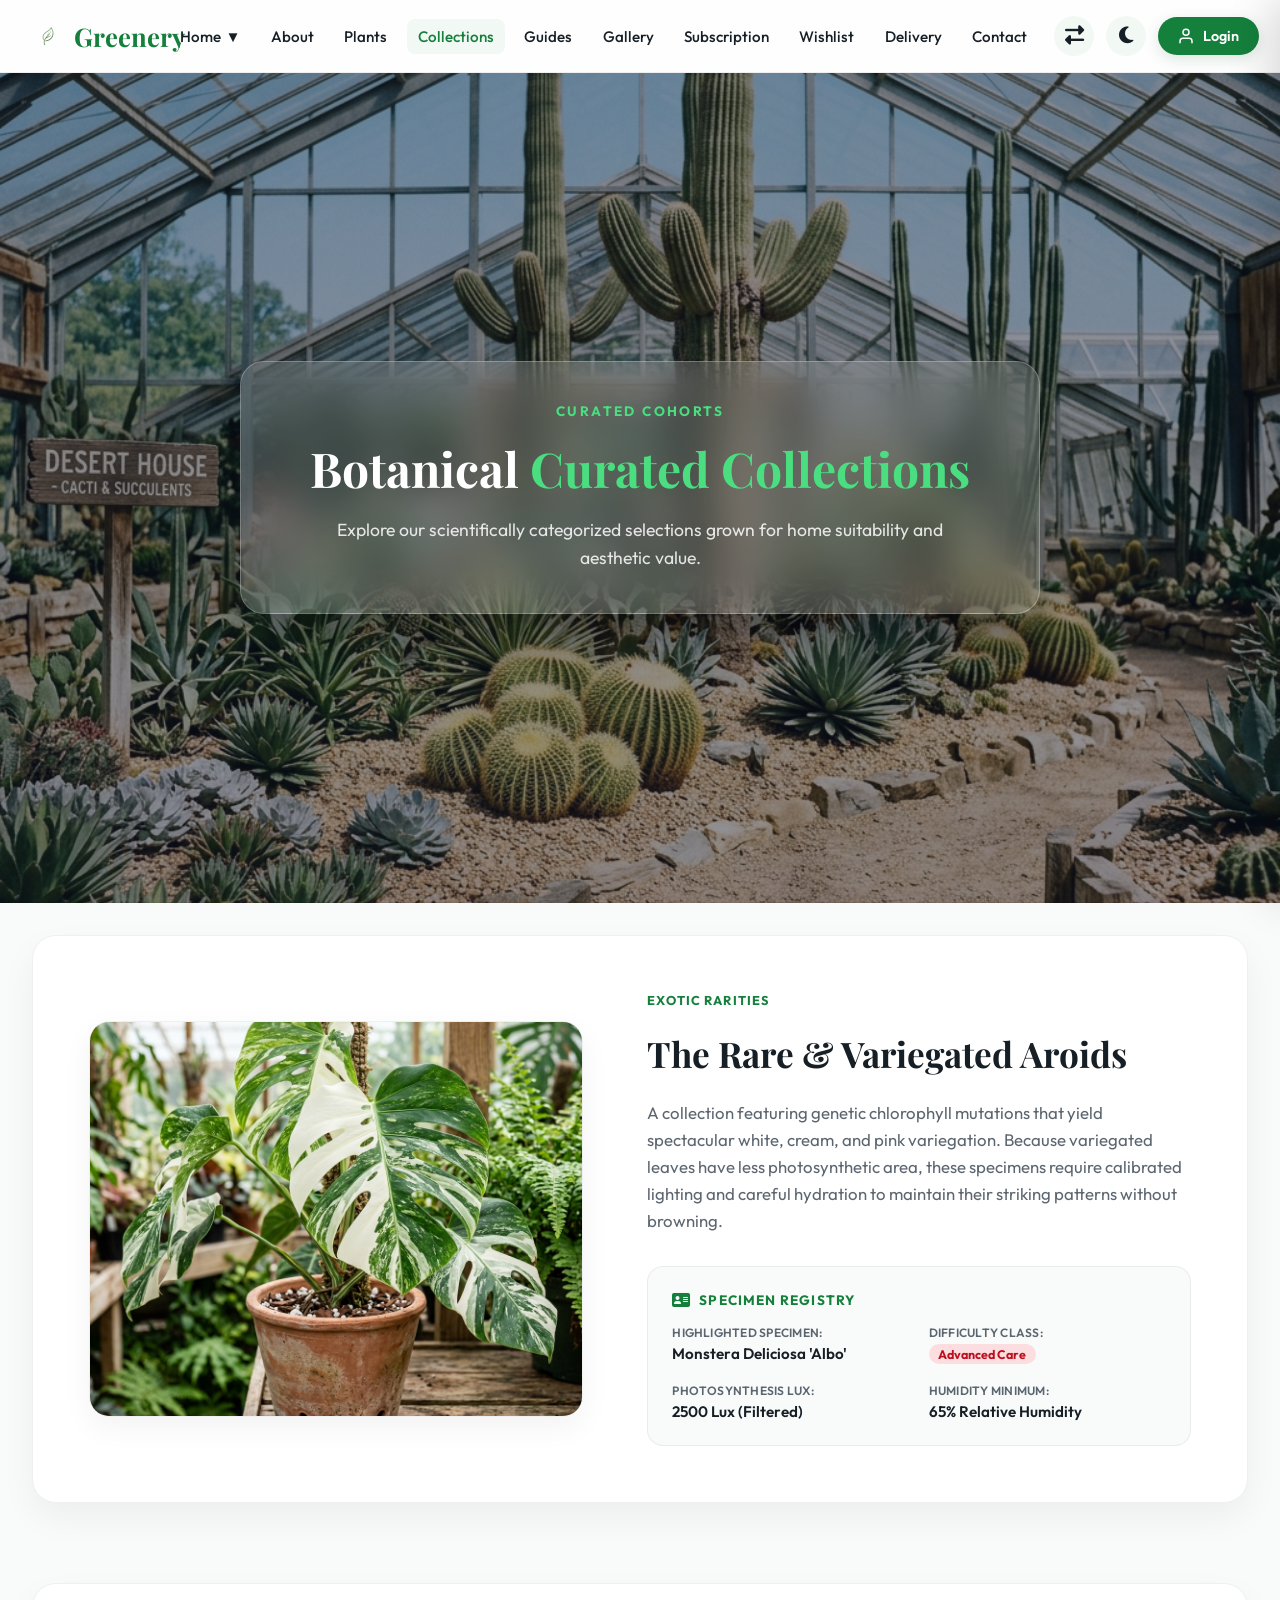
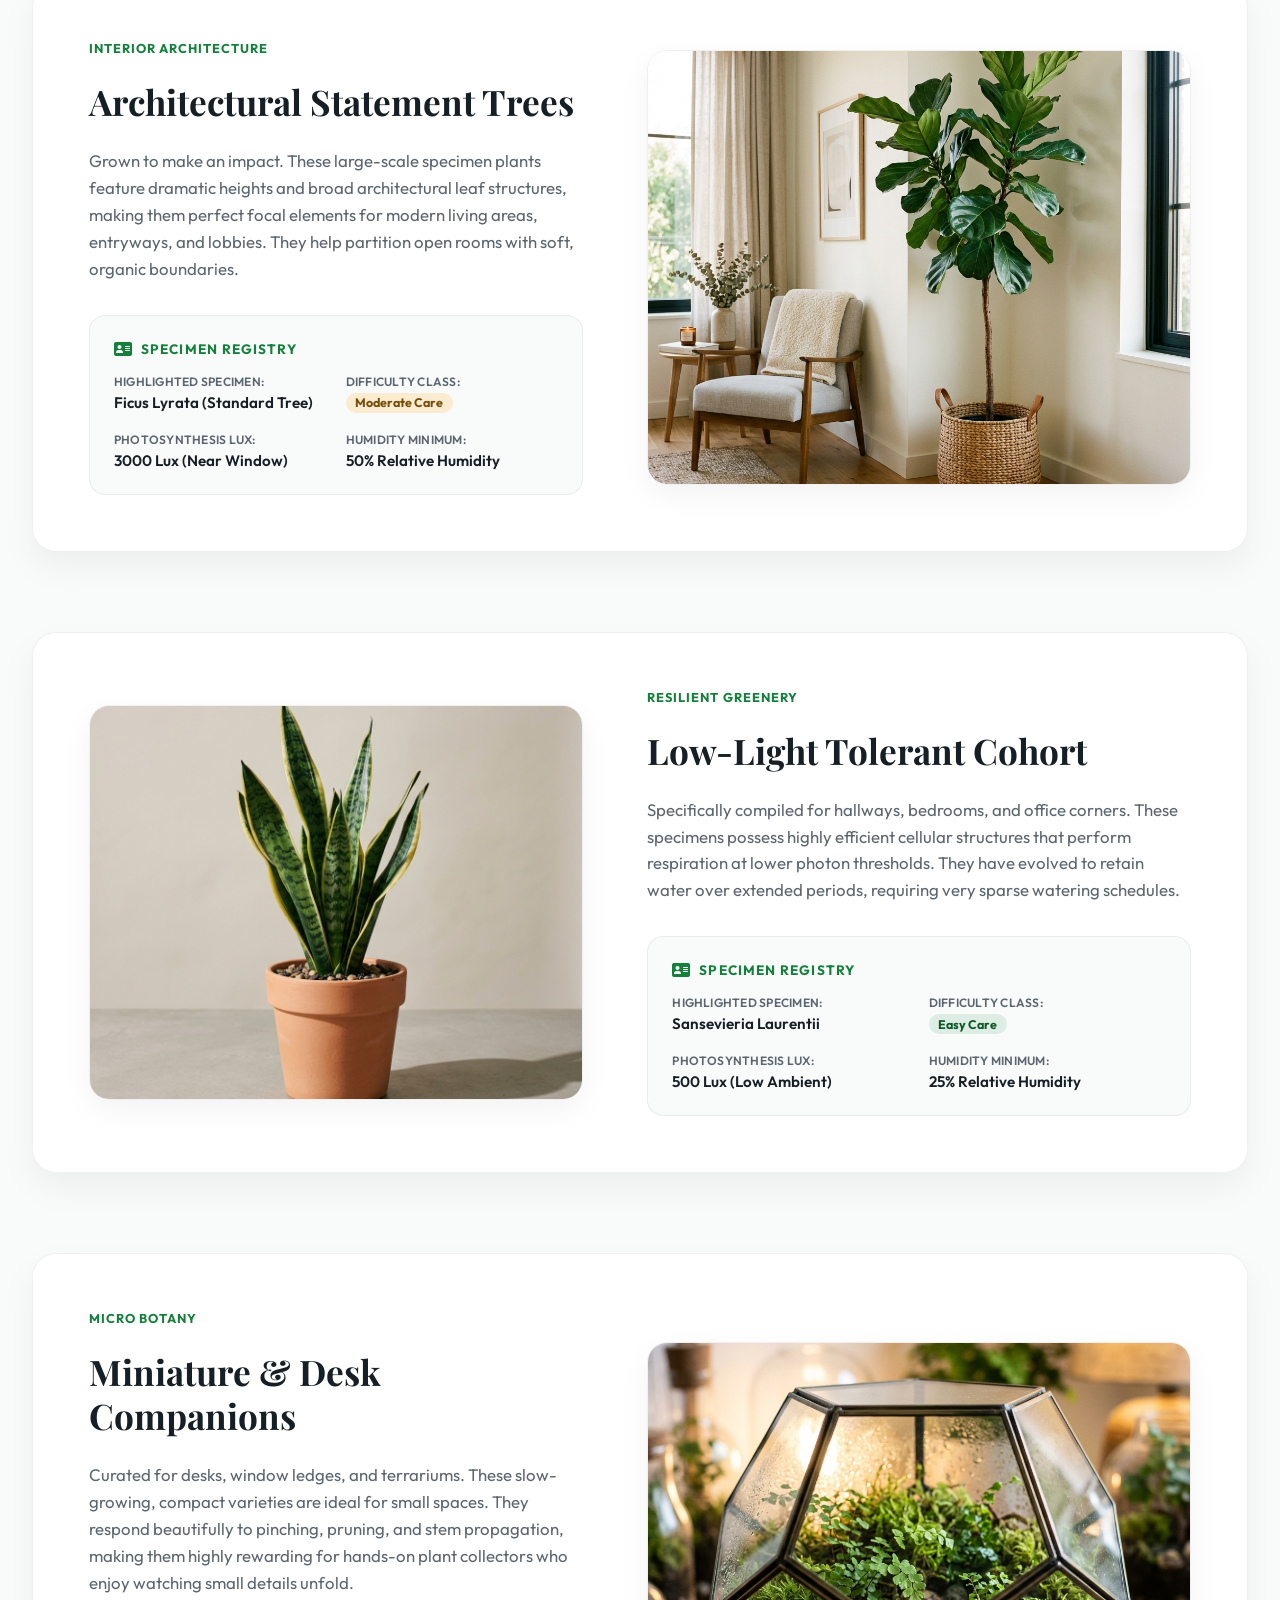
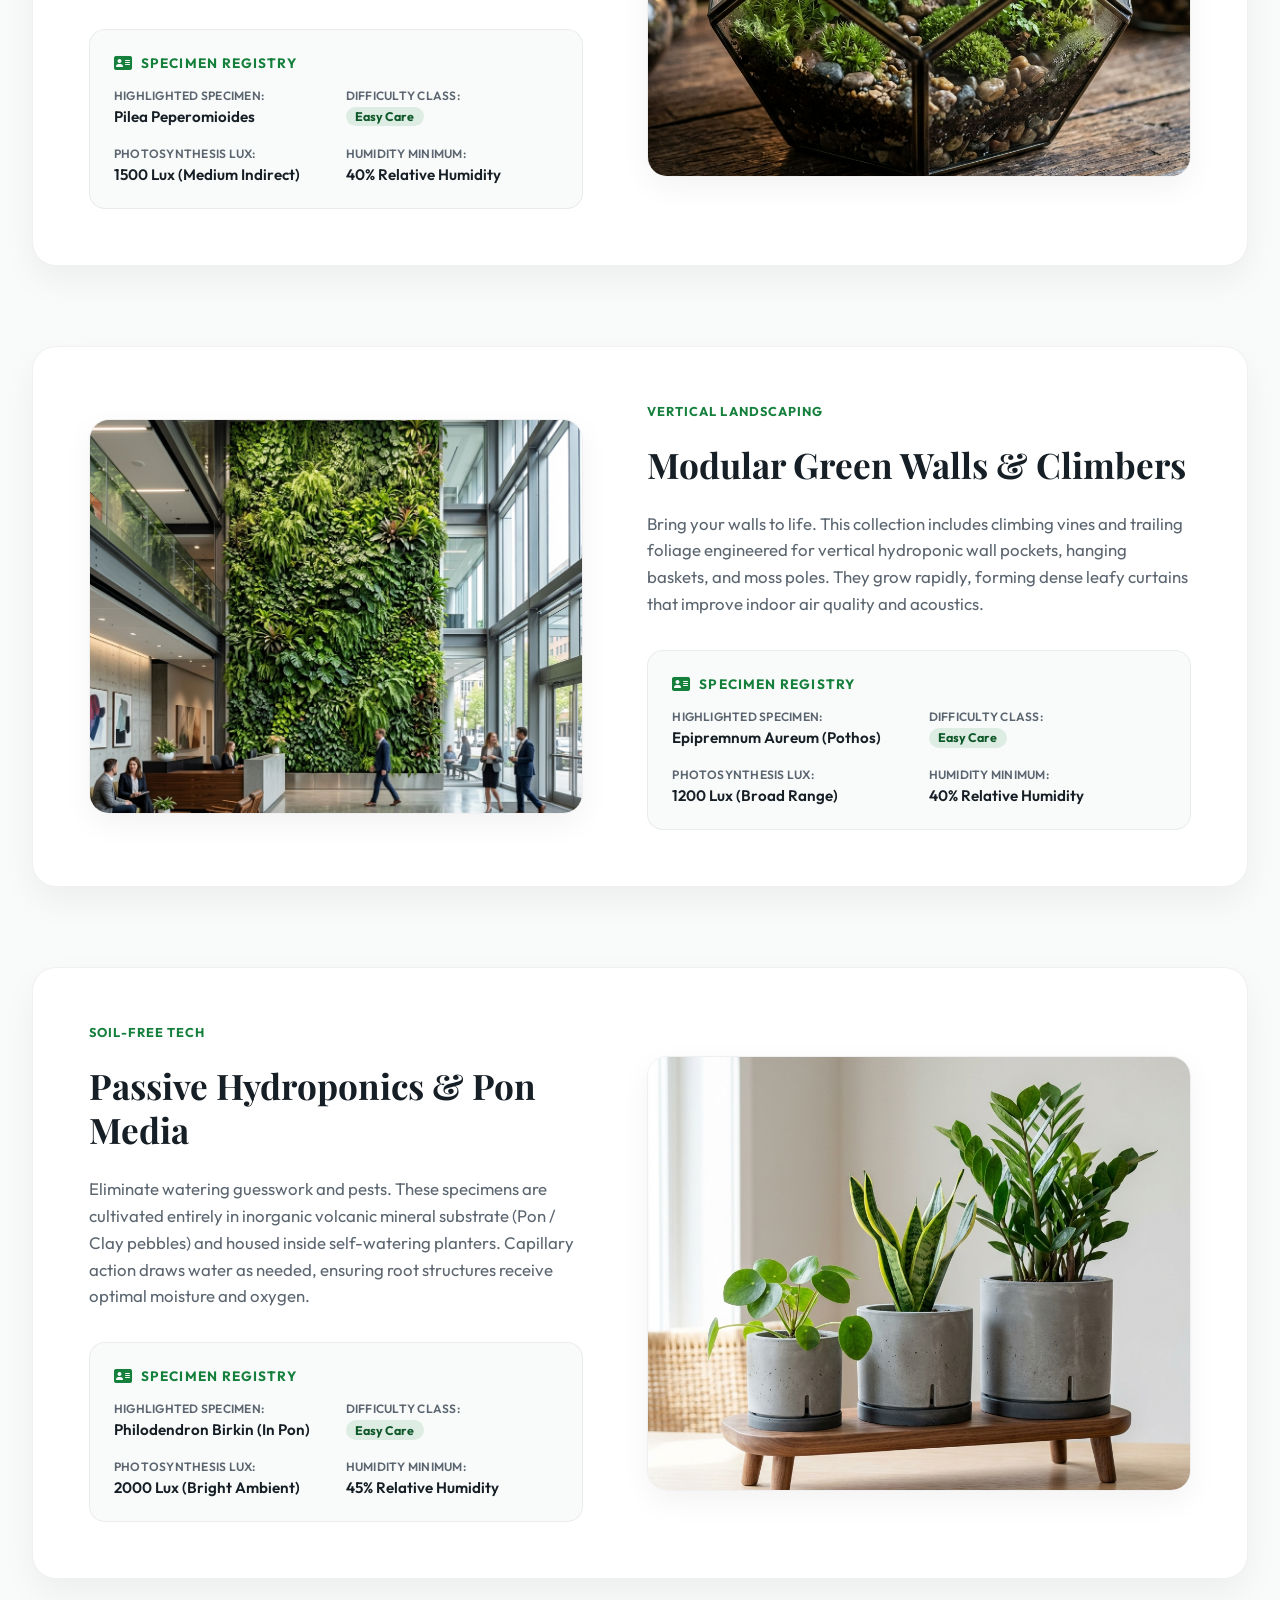
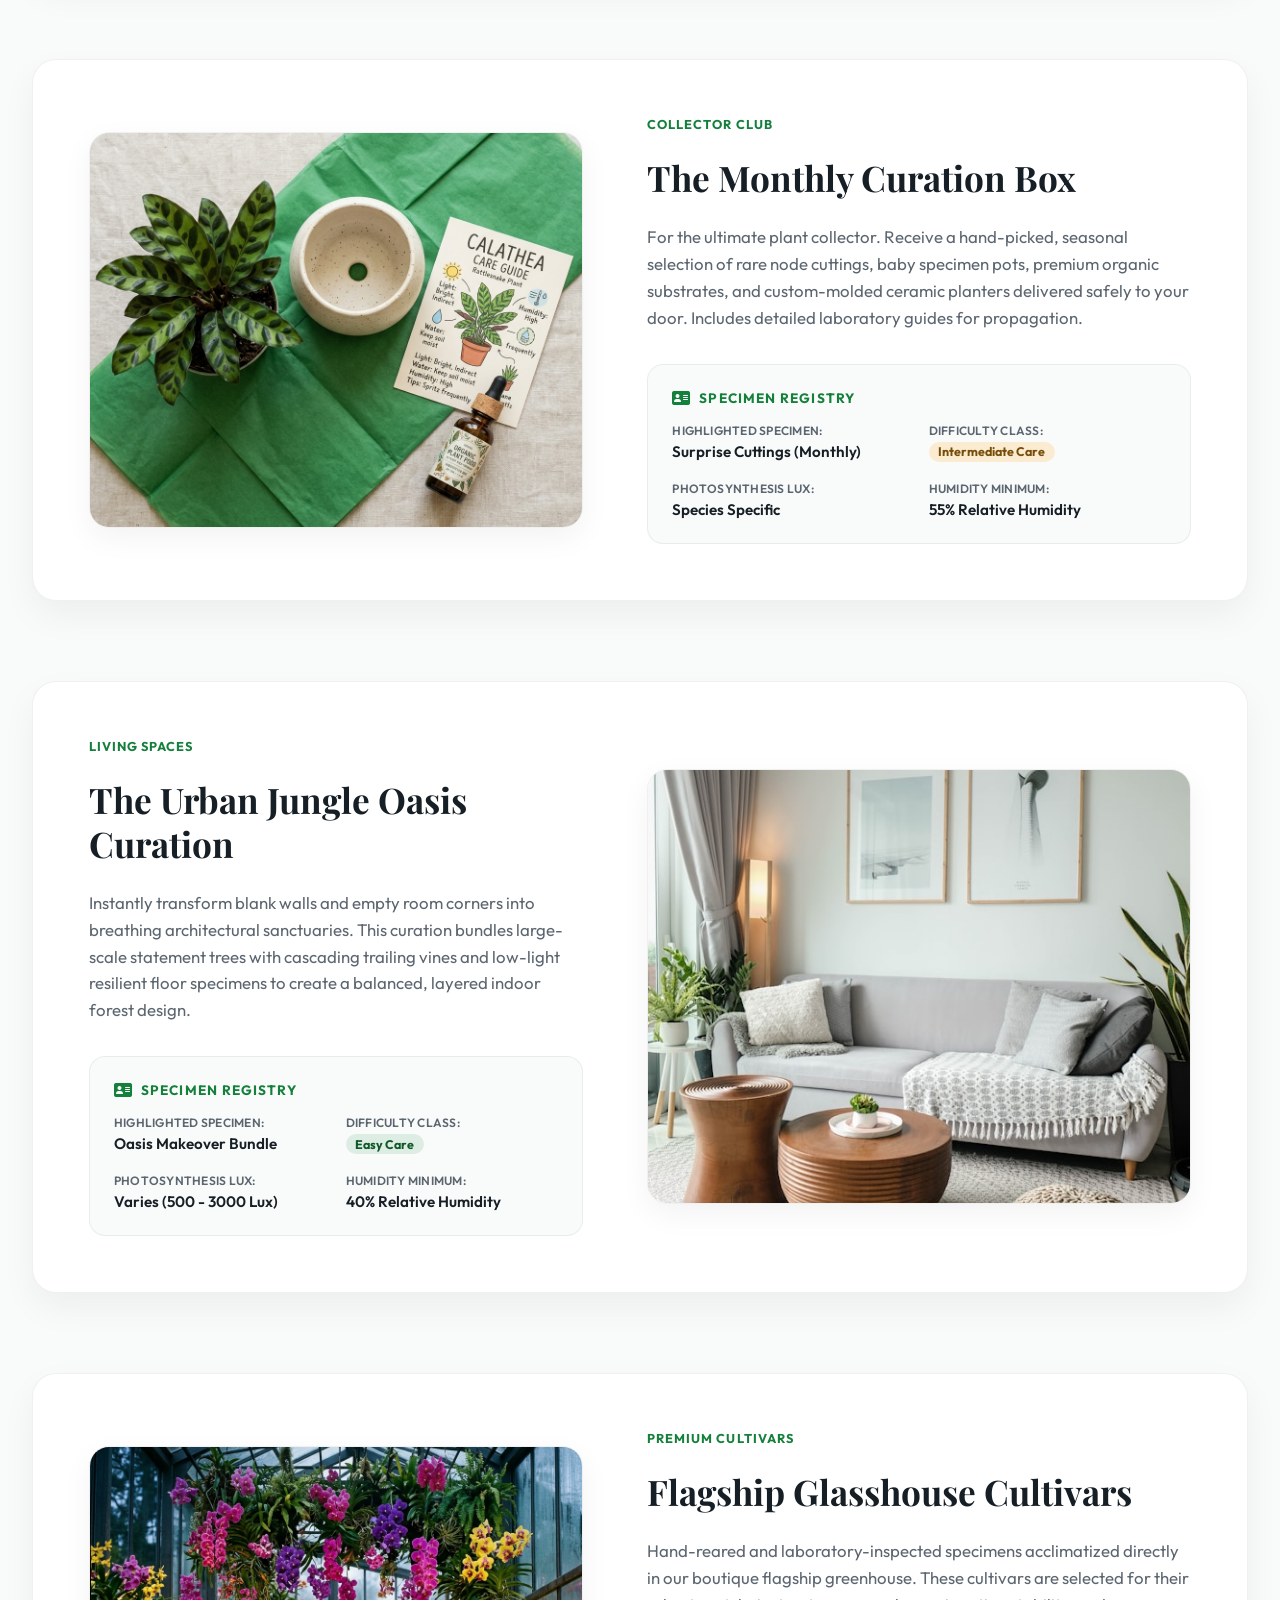
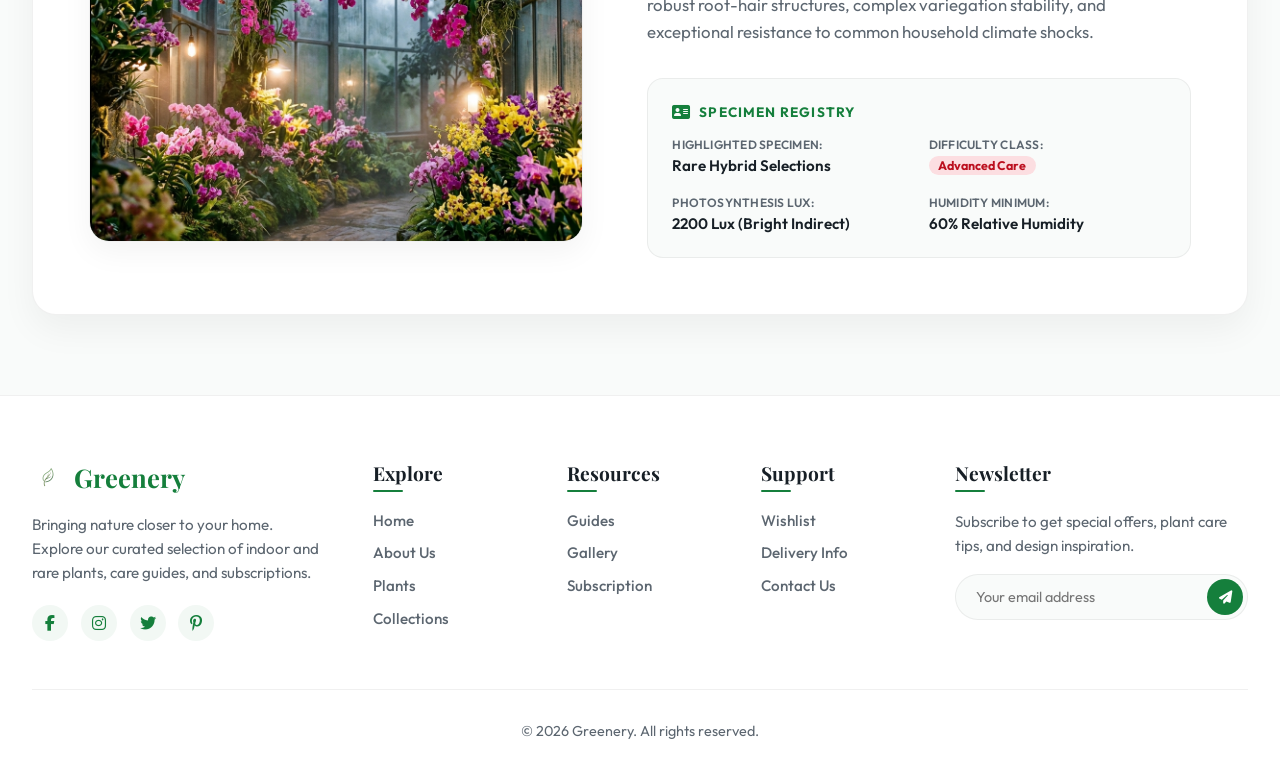
<file: collections.html>
<!DOCTYPE html>
<html lang="en" data-theme="light" dir="ltr">
<head>
  <link rel="icon" type="image/svg+xml" href="favicon.svg">
  <meta charset="UTF-8">
  <meta name="viewport" content="width=device-width, initial-scale=1.0">
  <link rel="stylesheet" href="https://cdnjs.cloudflare.com/ajax/libs/font-awesome/6.4.0/css/all.min.css">
  <title>Botanical Collections - Greenery</title>
  <style>
    /* Google Fonts */
    @import url('https://fonts.googleapis.com/css2?family=Outfit:wght@300;400;500;600;700&family=Playfair+Display:ital,wght@0,400;0,600;0,700;1,400&display=swap');

    /* Color variables & Design System */
    :root {
      --primary: hsl(142, 72%, 29%);
      --primary-hover: hsl(142, 72%, 24%);
      --primary-light: hsl(142, 30%, 96%);
      --accent: hsl(38, 85%, 50%);
      --bg-color: hsl(140, 20%, 98%);
      --text-color: hsl(210, 24%, 12%);
      --text-muted: hsl(210, 10%, 40%);
      --navbar-bg: rgba(255, 255, 255, 0.75);
      --navbar-border: rgba(0, 0, 0, 0.06);
      --shadow-color: rgba(0, 0, 0, 0.05);
      --card-bg: hsl(0, 0%, 100%);
      --border-radius: 12px;
      --transition-speed: 0.3s;
      --font-sans: 'Outfit', sans-serif;
      --font-serif: 'Playfair Display', serif;
      --badge-bg: hsl(355, 84%, 55%);
    }

    /* Dark Mode Overrides */
    html[data-theme="dark"] {
      --primary: hsl(142, 60%, 45%);
      --primary-hover: hsl(142, 60%, 55%);
      --primary-light: hsl(142, 20%, 15%);
      --accent: hsl(38, 90%, 60%);
      --bg-color: hsl(220, 20%, 8%);
      --text-color: hsl(210, 20%, 98%);
      --text-muted: hsl(210, 10%, 70%);
      --navbar-bg: rgba(15, 23, 42, 0.75);
      --navbar-border: rgba(255, 255, 255, 0.08);
      --shadow-color: rgba(0, 0, 0, 0.3);
      --card-bg: hsl(220, 20%, 13%);
    }

    /* General resets */
    *, *::before, *::after {
      box-sizing: border-box;
      margin: 0;
      padding: 0;
    }

    body {
      font-family: var(--font-sans);
      background-color: var(--bg-color);
      color: var(--text-color);
      transition: background-color var(--transition-speed) ease, color var(--transition-speed) ease;
      overflow-x: clip;
    }

    a {
      color: inherit;
      text-decoration: none;
      transition: color var(--transition-speed) ease;
    }

    ul {
      list-style: none;
    }

    button {
      background: none;
      border: none;
      cursor: pointer;
      font-family: inherit;
      color: inherit;
      display: flex;
      align-items: center;
      justify-content: center;
    }

    /* App Header & Wrapper */
    .app-header {
      position: sticky;
      top: 0;
      z-index: 100;
      width: 100%;
      background: var(--navbar-bg);
      backdrop-filter: blur(12px);
      -webkit-backdrop-filter: blur(12px);
      border-bottom: 1px solid var(--navbar-border);
      transition: all var(--transition-speed) cubic-bezier(0.4, 0, 0.2, 1);
    }

    .app-header.scrolled {
      box-shadow: 0 10px 30px -10px var(--shadow-color);
    }

    .app-header.scrolled .navbar {
      padding-block: 0.6rem;
    }

    .navbar {
      display: grid;
      grid-template-columns: 1fr auto 1fr;
      align-items: center;
      padding-inline: 2rem;
      padding-block: 1rem;
      transition: padding var(--transition-speed) cubic-bezier(0.4, 0, 0.2, 1);
      max-width: 1440px;
      margin: 0 auto;
      gap: 1rem;
    }

    .logo {
      display: flex;
      align-items: center;
      gap: 0.6rem;
      font-family: var(--font-serif);
      font-weight: 700;
      font-size: 1.6rem;
      color: var(--primary);
      justify-self: start;
    }

    .logo svg, .logo-img {
      height: 32px;
      width: auto;
      transition: transform var(--transition-speed) ease;
    }

    .logo:hover svg, .logo:hover .logo-img {
      transform: rotate(-10deg) scale(1.1);
    }
    html[data-theme="dark"] .logo-img {
      filter: brightness(1.8) saturate(1.2);
    }

    .nav-menu {
      display: flex;
      align-items: center;
      justify-self: center;
    }

    .nav-menu > ul {
      display: flex;
      align-items: center;
      gap: 0.5rem;
    }

    .nav-item {
      position: relative;
    }

    .nav-link {
      font-weight: 500;
      font-size: 0.95rem;
      padding: 0.5rem 0.7rem;
      color: var(--text-color);
      border-radius: 8px;
      display: flex;
      align-items: center;
      gap: 0.3rem;
      transition: all var(--transition-speed) ease;
      white-space: nowrap;
    }

    .nav-link:hover {
      color: var(--primary);
      background: var(--primary-light);
    }

    .dropdown-menu {
      position: absolute;
      top: 100%;
      left: 50%;
      transform: translateX(-50%) translateY(10px);
      background: var(--card-bg);
      min-width: 160px;
      box-shadow: 0 10px 30px var(--shadow-color);
      border: 1px solid var(--navbar-border);
      border-radius: var(--border-radius);
      opacity: 0;
      visibility: hidden;
      transition: all 0.25s cubic-bezier(0.4, 0, 0.2, 1);
      padding: 0.5rem;
      z-index: 101;
    }

    .nav-item:hover .dropdown-menu {
      opacity: 1;
      visibility: visible;
      transform: translateX(-50%) translateY(0);
    }

    .dropdown-link {
      display: block;
      padding: 0.6rem 1rem;
      font-weight: 500;
      font-size: 0.9rem;
      border-radius: 8px;
      transition: all var(--transition-speed) ease;
      white-space: nowrap;
    }

    .dropdown-link:hover {
      background: var(--primary-light);
      color: var(--primary);
      padding-inline-start: 1.25rem;
    }

    .nav-utilities {
      display: flex;
      align-items: center;
      gap: 0.75rem;
      justify-self: end;
    }

    .icon-btn {
      width: 40px;
      height: 40px;
      border-radius: 50%;
      background: var(--primary-light);
      color: var(--text-color);
      font-size: 1.2rem;
      transition: all var(--transition-speed) cubic-bezier(0.4, 0, 0.2, 1);
      position: relative;
    }

    .icon-btn:hover {
      transform: scale(1.08) translateY(-1px);
      background: var(--primary);
      color: white;
    }

    .login-btn {
      display: flex;
      align-items: center;
      gap: 0.5rem;
      padding: 0.6rem 1.2rem;
      border-radius: 30px;
      background: var(--primary);
      color: white;
      font-weight: 600;
      font-size: 0.9rem;
      box-shadow: 0 4px 15px rgba(20, 83, 45, 0.15);
      transition: all var(--transition-speed) cubic-bezier(0.4, 0, 0.2, 1);
    }

    .login-btn svg {
      width: 18px;
      height: 18px;
      fill: none;
      stroke: currentColor;
      stroke-width: 2;
      stroke-linecap: round;
      stroke-linejoin: round;
    }

    .login-btn:hover {
      background: var(--primary-hover);
      transform: translateY(-2px);
      box-shadow: 0 6px 20px rgba(20, 83, 45, 0.25);
    }

    .hamburger-toggle {
      display: none;
      width: 40px;
      height: 40px;
      font-size: 1.5rem;
      border-radius: 50%;
      background: var(--primary-light);
      color: var(--primary);
      transition: all var(--transition-speed) ease;
    }

    .hamburger-toggle:hover {
      background: var(--primary);
      color: white;
    }

    @media (max-width: 1100px) {
      .nav-menu {
        display: none;
      }
      .hamburger-toggle {
        display: flex;
      }
      .navbar {
        grid-template-columns: 1fr auto;
      }
      .nav-utilities .login-btn,
      .nav-utilities #themeToggle,
      .nav-utilities #rtlToggleBtn {
        display: none;
      }
    }

    /* Mobile Drawer */
    .drawer-overlay {
      position: fixed;
      top: 0;
      left: 0;
      width: 100vw;
      height: 100vh;
      background: rgba(15, 23, 42, 0.6);
      backdrop-filter: blur(4px);
      z-index: 200;
      opacity: 0;
      visibility: hidden;
      transition: all var(--transition-speed) ease;
    }

    .drawer-overlay.active {
      opacity: 1;
      visibility: visible;
    }

    .mobile-drawer {
      position: fixed;
      top: 0;
      right: -320px;
      width: 320px;
      height: 100vh;
      background: var(--card-bg);
      box-shadow: -10px 0 40px rgba(0, 0, 0, 0.15);
      z-index: 201;
      padding: 2rem;
      display: flex;
      flex-direction: column;
      gap: 2rem;
      transition: right var(--transition-speed) cubic-bezier(0.4, 0, 0.2, 1);
    }

    .mobile-drawer.open {
      right: 0;
    }

    html[dir="rtl"] .mobile-drawer {
      right: auto;
      left: -320px;
      box-shadow: 10px 0 40px rgba(0, 0, 0, 0.15);
      transition: left var(--transition-speed) cubic-bezier(0.4, 0, 0.2, 1);
    }

    html[dir="rtl"] .mobile-drawer.open {
      left: 0;
      right: auto;
    }

    .drawer-header {
      display: flex;
      align-items: center;
      justify-content: space-between;
      border-bottom: 1px solid var(--navbar-border);
      padding-bottom: 1.2rem;
    }

    .drawer-close {
      font-size: 2rem;
      width: 36px;
      height: 36px;
      border-radius: 50%;
      background: var(--primary-light);
      color: var(--primary);
      display: flex;
      align-items: center;
      justify-content: center;
      transition: all var(--transition-speed) ease;
    }

    .drawer-close:hover {
      background: var(--primary);
      color: white;
    }

    .mobile-nav-list {
      display: flex;
      flex-direction: column;
      gap: 0.5rem;
      overflow-y: auto;
      flex: 1;
    }

    .mobile-nav-item {
      display: flex;
      flex-direction: column;
    }

    .mobile-nav-link {
      padding: 0.8rem 1rem;
      font-size: 1.05rem;
      font-weight: 500;
      border-radius: 8px;
      display: flex;
      justify-content: space-between;
      align-items: center;
      transition: all var(--transition-speed) ease;
    }

    .mobile-nav-link:hover {
      background: var(--primary-light);
      color: var(--primary);
    }

    .mobile-nav-link.active

    html[dir="rtl"]

    .drawer-utilities {
      border-top: 1px solid var(--navbar-border);
      padding-top: 1.5rem;
      display: flex;
      flex-direction: column;
      gap: 1.2rem;
    }

    .mobile-toggles {
      display: flex;
      gap: 1rem;
      justify-content: center;
    }

    .drawer-utilities .login-btn {
      justify-content: center;
      width: 100%;
    }

    /* Common Section Styles */
    section {
      padding: 4rem 2rem;
      max-width: 1440px;
      margin: 0 auto;
      transition: background-color var(--transition-speed) ease;
    }

    .section-header {
      text-align: center;
      margin-bottom: 2.5rem;
    }

    .section-header h2 {
      font-family: var(--font-serif);
      font-size: 2.3rem;
      color: var(--text-color);
      margin-bottom: 0.5rem;
    }

    .section-header p {
      color: var(--text-muted);
      font-size: 1.05rem;
    }

    .btn {
      padding: 0.8rem 2rem;
      font-weight: 600;
      border-radius: 30px;
      transition: all var(--transition-speed) ease;
      font-size: 0.95rem;
      display: inline-flex;
      align-items: center;
      gap: 0.5rem;
    }

    .btn-primary {
      background: var(--primary);
      color: white;
    }

    .btn-primary:hover {
      background: var(--primary-hover);
      transform: translateY(-2px);
      box-shadow: 0 4px 15px rgba(20, 83, 45, 0.2);
    }

    /* ==========================================
       Collections Page Specific CSS
       ========================================== */

    /* Filter pills deck */
    .filter-deck {
      display: flex;
      justify-content: center;
      flex-wrap: wrap;
      gap: 0.8rem;
      margin: 2rem auto 4rem;
      max-width: 1100px;
      padding-inline: 2rem;
    }

    .filter-pill {
      padding: 0.6rem 1.5rem;
      border-radius: 30px;
      font-size: 0.95rem;
      font-weight: 600;
      background: var(--card-bg);
      border: 1px solid var(--navbar-border);
      color: var(--text-color);
      box-shadow: 0 4px 10px var(--shadow-color);
      transition: all var(--transition-speed) ease;
    }

    .filter-pill:hover {
      border-color: var(--primary);
      transform: translateY(-2px);
    }

    .filter-pill.active {
      background: var(--primary);
      color: white;
      border-color: var(--primary);
      box-shadow: 0 6px 15px rgba(20, 83, 45, 0.2);
    }

    /* Collection List Container */
    .collections-deck {
      display: flex;
      flex-direction: column;
      gap: 5rem;
      max-width: 1440px;
      margin: 0 auto 5rem;
      padding-inline: 2rem;
    }

    /* Asymmetric Grid Sections */
    .collection-section {
      background: var(--card-bg);
      border: 1px solid var(--navbar-border);
      border-radius: 24px;
      padding: 3.5rem;
      box-shadow: 0 15px 35px var(--shadow-color);
      display: grid;
      grid-template-columns: 1fr 1.1fr;
      gap: 4rem;
      align-items: center;
      transition: opacity 0.4s cubic-bezier(0.4, 0, 0.2, 1), transform 0.4s cubic-bezier(0.4, 0, 0.2, 1);
      opacity: 1;
      transform: scale(1) translateY(0);
      margin: 0;
    }

    /* Fading animations for filtering */
    .collection-section.fading-out {
      opacity: 0;
      transform: scale(0.95) translateY(20px);
    }

    .collection-section.hidden {
      display: none !important;
    }

    /* Alternate order for even items */
    .collection-section:nth-child(even) .collection-img-column {
      order: 2;
    }

    .collection-section:nth-child(even) .collection-info-column {
      order: 1;
    }

    /* Image Wrapper with Zoom Hover */
    .collection-img-column {
      width: 100%;
    }

    .collection-img-wrapper {
      position: relative;
      width: 100%;
      aspect-ratio: 1.25;
      border-radius: 20px;
      overflow: hidden;
      box-shadow: 0 10px 30px var(--shadow-color);
      border: 1px solid var(--navbar-border);
    }

    .collection-img {
      width: 100%;
      height: 100%;
      object-fit: cover;
      transition: transform 0.6s cubic-bezier(0.4, 0, 0.2, 1);
    }

    .collection-img-wrapper:hover .collection-img {
      transform: scale(1.04);
    }

    /* Info text panel */
    .collection-info-column {
      display: flex;
      flex-direction: column;
      gap: 1.5rem;
    }

    .collection-category-tag {
      font-size: 0.8rem;
      font-weight: 700;
      color: var(--primary);
      text-transform: uppercase;
      letter-spacing: 0.08em;
    }

    .collection-info-column h2 {
      font-family: var(--font-serif);
      font-size: 2.2rem;
      color: var(--text-color);
      line-height: 1.25;
    }

    .collection-info-column p {
      font-size: 1.05rem;
      line-height: 1.6;
      color: var(--text-muted);
    }

    /* Botanical Registry Card */
    .registry-card {
      background: var(--bg-color);
      border: 1px solid var(--navbar-border);
      border-radius: 16px;
      padding: 1.5rem;
      margin-top: 0.5rem;
      transition: all var(--transition-speed) ease;
    }

    .registry-card:hover {
      border-color: var(--primary);
    }

    .registry-title {
      font-size: 0.85rem;
      font-weight: 700;
      color: var(--primary);
      text-transform: uppercase;
      letter-spacing: 0.08em;
      margin-bottom: 1rem;
      display: flex;
      align-items: center;
      gap: 0.5rem;
    }

    .registry-title i {
      font-size: 1rem;
    }

    .registry-grid {
      display: grid;
      grid-template-columns: 1fr 1fr;
      gap: 1.2rem;
    }

    .registry-item {
      display: flex;
      flex-direction: column;
      gap: 0.25rem;
    }

    .registry-label {
      font-size: 0.75rem;
      font-weight: 600;
      color: var(--text-muted);
      text-transform: uppercase;
      letter-spacing: 0.02em;
    }

    .registry-value {
      font-size: 0.95rem;
      font-weight: 600;
      color: var(--text-color);
    }

    /* Badges */
    .badge {
      display: inline-block;
      padding: 0.15rem 0.6rem;
      border-radius: 20px;
      font-size: 0.78rem;
      font-weight: 700;
      text-align: center;
      width: fit-content;
    }

    .complexity-easy {
      background: hsl(142, 30%, 90%);
      color: hsl(142, 72%, 20%);
    }

    .complexity-medium {
      background: hsl(38, 85%, 90%);
      color: hsl(38, 85%, 25%);
    }

    .complexity-hard {
      background: hsl(355, 84%, 93%);
      color: hsl(355, 84%, 40%);
    }

    /* Responsive adjustments */
    @media (max-width: 992px) {
      .collection-section {
        grid-template-columns: 1fr;
        gap: 2.5rem;
        padding: 2.5rem 2rem;
      }

      .collection-section:nth-child(even) .collection-img-column {
        order: 1;
      }

      .collection-section:nth-child(even) .collection-info-column {
        order: 2;
      }

      .collection-info-column h2 {
        font-size: 1.8rem;
      }
    }

    @media (max-width: 576px) {
      .filter-deck {
        gap: 0.5rem;
        margin-bottom: 2.5rem;
      }

      .filter-pill {
        padding: 0.5rem 1rem;
        font-size: 0.85rem;
      }

      .collections-deck {
        gap: 3rem;
        padding-inline: 1rem;
      }

      .collection-img-wrapper {
        aspect-ratio: 1.35;
      }

      .registry-grid {
        grid-template-columns: 1fr;
        gap: 0.8rem;
      }
    }

    /* RTL specific direction mappings */
    html[dir="rtl"] .collection-info-column {
      text-align: right;
    }

    html[dir="rtl"] .registry-title {
      flex-direction: row-reverse;
    }

    html[dir="rtl"] .footer-link:hover {
      transform: translateX(-4px);
    }

    /* Footer Styling */
    .app-footer {
      background-color: var(--card-bg);
      border-top: 1px solid var(--navbar-border);
      padding: 4rem 2rem 2rem;
      margin-top: 4rem;
      transition: background-color var(--transition-speed) ease, border-color var(--transition-speed) ease;
    }

    .footer-container {
      max-width: 1440px;
      margin: 0 auto;
      display: grid;
      grid-template-columns: 2fr 1fr 1fr 1fr 2fr;
      gap: 3rem;
      margin-bottom: 3rem;
    }

    .footer-info {
      display: flex;
      flex-direction: column;
      gap: 1.2rem;
    }

    .footer-description {
      font-size: 0.95rem;
      line-height: 1.6;
      color: var(--text-muted);
      max-width: 320px;
    }

    .social-links {
      display: flex;
      gap: 0.8rem;
    }

    .social-icon {
      width: 36px;
      height: 36px;
      border-radius: 50%;
      background: var(--primary-light);
      color: var(--primary);
      display: flex;
      align-items: center;
      justify-content: center;
      transition: all var(--transition-speed) ease;
      font-size: 1rem;
    }

    .social-icon:hover {
      background: var(--primary);
      color: white;
      transform: translateY(-2px);
    }

    .footer-menu-col h3 {
      font-family: var(--font-serif);
      font-size: 1.2rem;
      color: var(--text-color);
      margin-bottom: 1.5rem;
      position: relative;
    }

    .footer-menu-col h3::after {
      content: '';
      position: absolute;
      bottom: -6px;
      left: 0;
      width: 30px;
      height: 2px;
      background-color: var(--primary);
      border-radius: 2px;
    }

    html[dir="rtl"] .footer-menu-col h3::after {
      left: auto;
      right: 0;
    }

    .footer-menu-col ul {
      display: flex;
      flex-direction: column;
      gap: 0.8rem;
    }

    .footer-link {
      font-size: 0.95rem;
      font-weight: 500;
      color: var(--text-muted);
      transition: all var(--transition-speed) ease;
      position: relative;
      display: inline-block;
    }

    .footer-link:hover {
      color: var(--primary);
      transform: translateX(4px);
    }

    html[dir="rtl"] .footer-link:hover {
      transform: translateX(-4px);
    }

    .footer-bottom {
      max-width: 1440px;
      margin: 0 auto;
      padding-top: 2rem;
      border-top: 1px solid var(--navbar-border);
      text-align: center;
      font-size: 0.9rem;
      color: var(--text-muted);
    }

    /* Responsive Footer */
    @media (max-width: 992px) {
      .footer-container {
        grid-template-columns: 1fr 1fr;
        gap: 2rem;
      }
    }

    @media (max-width: 576px) {
      .footer-container {
        grid-template-columns: 1fr;
        gap: 2rem;
      }
      .footer-info {
        align-items: center;
        text-align: center;
      }
      .footer-description {
        max-width: 100%;
      }
      .footer-menu-col {
        text-align: center;
      }
      .footer-menu-col h3::after {
        left: 50%;
        transform: translateX(-50%);
      }
    }

    /* Newsletter Column Styling */
    .newsletter-col p {
      font-size: 0.95rem;
      line-height: 1.6;
      color: var(--text-muted);
      margin-bottom: 1rem;
    }

    .newsletter-form {
      display: flex;
      gap: 0.5rem;
      background: var(--bg-color);
      padding: 0.25rem;
      border: 1px solid var(--navbar-border);
      border-radius: 30px;
      transition: border-color var(--transition-speed) ease;
    }

    .newsletter-form:focus-within {
      border-color: var(--primary);
    }

    .newsletter-form input {
      flex: 1;
      background: none;
      border: none;
      padding: 0.5rem 1rem;
      font-family: inherit;
      font-size: 0.9rem;
      color: var(--text-color);
      outline: none;
    }

    .newsletter-form button {
      width: 36px;
      height: 36px;
      border-radius: 50%;
      background: var(--primary);
      color: white;
      transition: background-color var(--transition-speed) ease, transform var(--transition-speed) ease;
    }

    .newsletter-form button:hover {
      background: var(--primary-hover);
      transform: scale(1.05);
    }

    /* 12. Catalog Hero with Background and Glassmorphic Card */
    .catalog-hero {
      position: relative;
      width: 100%;
      min-height: calc(100vh - 70px);
      height: calc(100vh - 70px);
      background: linear-gradient(rgba(15, 23, 42, 0.45), rgba(15, 23, 42, 0.45)), url('images/contact_desert_sanctuary.png') no-repeat center center/cover;
      display: flex;
      align-items: center;
      justify-content: center;
      padding: 2rem !important;
      margin-bottom: 2rem;
      border-bottom: 1px solid var(--navbar-border);
      max-width: none !important;
      width: 100% !important;
    }

    .hero-glass-card {
      position: relative;
      z-index: 2;
      background: rgba(255, 255, 255, 0.15);
      backdrop-filter: blur(20px);
      -webkit-backdrop-filter: blur(20px);
      border: 1px solid rgba(255, 255, 255, 0.25);
      border-radius: 24px;
      padding: 2.5rem 3.5rem;
      max-width: 800px;
      width: 100%;
      text-align: center;
      box-shadow: 0 25px 50px -12px rgba(0,0,0,0.5);
      display: flex;
      flex-direction: column;
      align-items: center;
      gap: 1.2rem;
      color: white;
    }

    html[data-theme="dark"] .hero-glass-card {
      background: rgba(15, 23, 42, 0.45);
      border-color: rgba(255, 255, 255, 0.1);
    }

    .hero-badge {
      font-size: 0.85rem;
      font-weight: 700;
      text-transform: uppercase;
      letter-spacing: 0.15rem;
      color: #4ade80;
    }

    .hero-glass-card h1 {
      font-family: var(--font-serif);
      font-size: 3rem;
      font-weight: 700;
      line-height: 1.2;
      color: white;
      margin: 0;
    }

    .hero-glass-card h1 span {
      color: #4ade80;
    }

    .hero-glass-card p {
      font-size: 1.1rem;
      line-height: 1.6;
      color: rgba(255, 255, 255, 0.85);
      max-width: 650px;
      margin: 0 auto;
    }
  </style>
  <link rel="stylesheet" href="responsive.css">
</head>
<body>
  <!-- Single-Line App Header -->
  <header id="appHeader" class="app-header">
    <div class="navbar">
      <!-- Logo (Column 1 - Left) -->
      <a href="index.html" class="logo"><img src="images/logo.png" alt="Greenery" class="logo-img">Greenery</a>

      <!-- Desktop Navigation Menu (Column 2 - Exactly Centered) -->
      <nav class="nav-menu" aria-label="Main Navigation">
        <ul>
          <!-- Home Dropdown Link -->
          <li class="nav-item">
            <a href="#" class="nav-link active">
              Home <span class="arrow-icon">&#9660;</span>
            </a>
            <ul class="dropdown-menu">
              <li><a href="index.html" class="dropdown-link active">Home 1</a></li>
              <li><a href="home2.html" class="dropdown-link">Home 2</a></li>
            </ul>
          </li>
          <li class="nav-item"><a href="about.html" class="nav-link">About</a></li>
          <li class="nav-item"><a href="plants.html" class="nav-link">Plants</a></li>
          <li class="nav-item"><a href="collections.html" class="nav-link">Collections</a></li>
          <li class="nav-item"><a href="guides.html" class="nav-link">Guides</a></li>
          <li class="nav-item"><a href="gallery.html" class="nav-link">Gallery</a></li>
          <li class="nav-item"><a href="subscription.html" class="nav-link">Subscription</a></li>
          <li class="nav-item"><a href="wishlist.html" class="nav-link">Wishlist</a></li>
          <li class="nav-item"><a href="delivery.html" class="nav-link">Delivery</a></li>
          <li class="nav-item"><a href="contact.html" class="nav-link">Contact</a></li>
        </ul>
      </nav>

      <!-- Utilities (Column 3 - Right) -->
      <div class="nav-utilities">
        <!-- RTL Layout Toggle -->
        <button class="icon-btn" id="rtlToggleBtn" aria-label="Toggle Layout Direction" title="Toggle Layout Direction">
        <i class="fas fa-exchange-alt"></i>
      </button>
        <!-- Dark Mode Toggle -->
        <button id="themeToggle" class="icon-btn" aria-label="Toggle Color Theme" title="Toggle Color Theme">
          <i id="themeIcon" class="fa-solid fa-moon"></i>
        </button>

        <!-- Login Button -->
        <a href="login.html" class="login-btn" id="loginBtn">
          <svg viewBox="0 0 24 24" xmlns="http://www.w3.org/2000/svg">
            <path d="M20 21v-2a4 4 0 0 0-4-4H8a4 4 0 0 0-4 4v2" />
            <circle cx="12" cy="7" r="4" />
          </svg>
          Login
        </a>
        <!-- Hamburger Menu button (Mobile) -->
        <button id="hamburgerToggle" class="hamburger-toggle" aria-label="Open Navigation Drawer">
          &#9776;
        </button>
      </div>
    </div>
  </header>

  <!-- Mobile Navigation Drawer Overlay -->
  <div id="drawerOverlay" class="drawer-overlay"></div>

  <!-- Mobile Slide-out Drawer -->
  <div id="mobileDrawer" class="mobile-drawer" aria-modal="true" role="dialog">
    <div class="drawer-header">
      <a href="index.html" class="logo"><img src="images/logo.png" alt="Greenery" class="logo-img" style="height: 28px;">Greenery</a>
      <button id="drawerClose" class="drawer-close" aria-label="Close Navigation Drawer">
        &times;
      </button>
    </div>

    <!-- Mobile Navigation List -->
    <nav class="mobile-nav-list">
      <div class="mobile-nav-item">
        <a href="#" class="mobile-nav-link active" id="mobileDropdownBtn">
          Home <span class="mobile-dropdown-btn">&#9660;</span>
        </a>
        <ul class="mobile-dropdown-menu" id="mobileDropdownMenu">
          <li><a href="index.html" class="mobile-nav-link active">Home 1</a></li>
          <li><a href="home2.html" class="mobile-nav-link">Home 2</a></li>
        </ul>
      </div>
      <div class="mobile-nav-item"><a href="about.html" class="mobile-nav-link">About Us</a></div>
      <div class="mobile-nav-item"><a href="plants.html" class="mobile-nav-link">Plants</a></div>
      <div class="mobile-nav-item"><a href="collections.html" class="mobile-nav-link">Collections</a></div>
      <div class="mobile-nav-item"><a href="guides.html" class="mobile-nav-link">Guides</a></div>
      <div class="mobile-nav-item"><a href="gallery.html" class="mobile-nav-link">Gallery</a></div>
      <div class="mobile-nav-item"><a href="subscription.html" class="mobile-nav-link">Subscription</a></div>
      <div class="mobile-nav-item"><a href="wishlist.html" class="mobile-nav-link">Wishlist</a></div>
      <div class="mobile-nav-item"><a href="delivery.html" class="mobile-nav-link">Delivery</a></div>
      <div class="mobile-nav-item"><a href="contact.html" class="mobile-nav-link">Contact</a></div>
    </nav>

    <!-- Mobile Drawer Utilities -->
    <div class="drawer-utilities">
      <div class="mobile-toggles">
        <button class="icon-btn" id="mobileRtlToggleBtn" aria-label="Toggle Layout Direction" title="Toggle Layout Direction">
        <i class="fas fa-exchange-alt"></i>
      </button>
        <button id="mobileThemeToggle" class="icon-btn" aria-label="Toggle Color Theme" title="Toggle Color Theme">
          <i id="mobileThemeIcon" class="fa-solid fa-moon"></i>
        </button>
      </div>
      <a href="login.html" class="login-btn" id="mobileLoginBtn">
        <svg viewBox="0 0 24 24" xmlns="http://www.w3.org/2000/svg">
          <path d="M20 21v-2a4 4 0 0 0-4-4H8a4 4 0 0 0-4 4v2" />
          <circle cx="12" cy="7" r="4" />
        </svg>
        Login
      </a>
    </div>
  </div>

  <!-- Mobile Drawer Overlay -->

  <main>
    <!-- Hero Header -->
    <header class="catalog-hero">
      <div class="hero-glass-card">
        <span class="hero-badge">Curated Cohorts</span>
        <h1>Botanical <span>Curated Collections</span></h1>
        <p>Explore our scientifically categorized selections grown for home suitability and aesthetic value.</p>
      </div>
    </header>


    <!-- Collections Sections Container -->
    <div class="collections-deck">

      <!-- Section 2: Rare & Exotic Aroids -->
      <section id="exotic-aroids" class="collection-section" data-categories="rare">
        <div class="collection-img-column">
          <div class="collection-img-wrapper">
            <img class="collection-img" src="./images/rare_albo_plant.png" alt="Variegated Monstera Albo Foliage">
          </div>
        </div>
        <div class="collection-info-column">
          <span class="collection-category-tag">Exotic Rarities</span>
          <h2>The Rare & Variegated Aroids</h2>
          <p>A collection featuring genetic chlorophyll mutations that yield spectacular white, cream, and pink variegation. Because variegated leaves have less photosynthetic area, these specimens require calibrated lighting and careful hydration to maintain their striking patterns without browning.</p>
          <div class="registry-card">
            <div class="registry-title"><i class="fa-solid fa-address-card"></i> Specimen Registry</div>
            <div class="registry-grid">
              <div class="registry-item">
                <span class="registry-label">Highlighted Specimen:</span>
                <span class="registry-value">Monstera Deliciosa 'Albo'</span>
              </div>
              <div class="registry-item">
                <span class="registry-label">Difficulty Class:</span>
                <span class="registry-value badge complexity-hard">Advanced Care</span>
              </div>
              <div class="registry-item">
                <span class="registry-label">Photosynthesis Lux:</span>
                <span class="registry-value">2500 Lux (Filtered)</span>
              </div>
              <div class="registry-item">
                <span class="registry-label">Humidity Minimum:</span>
                <span class="registry-value">65% Relative Humidity</span>
              </div>
            </div>
          </div>
        </div>
      </section>

      <!-- Section 3: Statement Foliage -->
      <section id="statement-foliage" class="collection-section" data-categories="statement">
        <div class="collection-img-column">
          <div class="collection-img-wrapper">
            <img class="collection-img" src="./images/fiddle_leaf_fig.png" alt="Large Fiddle Leaf Fig Statement Tree">
          </div>
        </div>
        <div class="collection-info-column">
          <span class="collection-category-tag">Interior Architecture</span>
          <h2>Architectural Statement Trees</h2>
          <p>Grown to make an impact. These large-scale specimen plants feature dramatic heights and broad architectural leaf structures, making them perfect focal elements for modern living areas, entryways, and lobbies. They help partition open rooms with soft, organic boundaries.</p>
          <div class="registry-card">
            <div class="registry-title"><i class="fa-solid fa-address-card"></i> Specimen Registry</div>
            <div class="registry-grid">
              <div class="registry-item">
                <span class="registry-label">Highlighted Specimen:</span>
                <span class="registry-value">Ficus Lyrata (Standard Tree)</span>
              </div>
              <div class="registry-item">
                <span class="registry-label">Difficulty Class:</span>
                <span class="registry-value badge complexity-medium">Moderate Care</span>
              </div>
              <div class="registry-item">
                <span class="registry-label">Photosynthesis Lux:</span>
                <span class="registry-value">3000 Lux (Near Window)</span>
              </div>
              <div class="registry-item">
                <span class="registry-label">Humidity Minimum:</span>
                <span class="registry-value">50% Relative Humidity</span>
              </div>
            </div>
          </div>
        </div>
      </section>

      <!-- Section 4: Low-Light Survivors -->
      <section id="low-light" class="collection-section" data-categories="low-light">
        <div class="collection-img-column">
          <div class="collection-img-wrapper">
            <img class="collection-img" src="./images/snake_plant.png" alt="Hardy Snake Plant in Pot">
          </div>
        </div>
        <div class="collection-info-column">
          <span class="collection-category-tag">Resilient Greenery</span>
          <h2>Low-Light Tolerant Cohort</h2>
          <p>Specifically compiled for hallways, bedrooms, and office corners. These specimens possess highly efficient cellular structures that perform respiration at lower photon thresholds. They have evolved to retain water over extended periods, requiring very sparse watering schedules.</p>
          <div class="registry-card">
            <div class="registry-title"><i class="fa-solid fa-address-card"></i> Specimen Registry</div>
            <div class="registry-grid">
              <div class="registry-item">
                <span class="registry-label">Highlighted Specimen:</span>
                <span class="registry-value">Sansevieria Laurentii</span>
              </div>
              <div class="registry-item">
                <span class="registry-label">Difficulty Class:</span>
                <span class="registry-value badge complexity-easy">Easy Care</span>
              </div>
              <div class="registry-item">
                <span class="registry-label">Photosynthesis Lux:</span>
                <span class="registry-value">500 Lux (Low Ambient)</span>
              </div>
              <div class="registry-item">
                <span class="registry-label">Humidity Minimum:</span>
                <span class="registry-value">25% Relative Humidity</span>
              </div>
            </div>
          </div>
        </div>
      </section>

      <!-- Section 5: Miniature & Desk Companions -->
      <section id="desktop-flora" class="collection-section" data-categories="desk">
        <div class="collection-img-column">
          <div class="collection-img-wrapper">
            <img class="collection-img" src="./images/gallery_slide_terrarium.png" alt="Petite plants and propagating tools">
          </div>
        </div>
        <div class="collection-info-column">
          <span class="collection-category-tag">Micro Botany</span>
          <h2>Miniature & Desk Companions</h2>
          <p>Curated for desks, window ledges, and terrariums. These slow-growing, compact varieties are ideal for small spaces. They respond beautifully to pinching, pruning, and stem propagation, making them highly rewarding for hands-on plant collectors who enjoy watching small details unfold.</p>
          <div class="registry-card">
            <div class="registry-title"><i class="fa-solid fa-address-card"></i> Specimen Registry</div>
            <div class="registry-grid">
              <div class="registry-item">
                <span class="registry-label">Highlighted Specimen:</span>
                <span class="registry-value">Pilea Peperomioides</span>
              </div>
              <div class="registry-item">
                <span class="registry-label">Difficulty Class:</span>
                <span class="registry-value badge complexity-easy">Easy Care</span>
              </div>
              <div class="registry-item">
                <span class="registry-label">Photosynthesis Lux:</span>
                <span class="registry-value">1500 Lux (Medium Indirect)</span>
              </div>
              <div class="registry-item">
                <span class="registry-label">Humidity Minimum:</span>
                <span class="registry-value">40% Relative Humidity</span>
              </div>
            </div>
          </div>
        </div>
      </section>

      <!-- Section 6: Vertical Gardens & Trailing Vines -->
      <section id="vertical-gardens" class="collection-section" data-categories="vertical">
        <div class="collection-img-column">
          <div class="collection-img-wrapper">
            <img class="collection-img" src="./images/vertical_green_wall.png" alt="Vertical Green Wall foliage detail">
          </div>
        </div>
        <div class="collection-info-column">
          <span class="collection-category-tag">Vertical Landscaping</span>
          <h2>Modular Green Walls & Climbers</h2>
          <p>Bring your walls to life. This collection includes climbing vines and trailing foliage engineered for vertical hydroponic wall pockets, hanging baskets, and moss poles. They grow rapidly, forming dense leafy curtains that improve indoor air quality and acoustics.</p>
          <div class="registry-card">
            <div class="registry-title"><i class="fa-solid fa-address-card"></i> Specimen Registry</div>
            <div class="registry-grid">
              <div class="registry-item">
                <span class="registry-label">Highlighted Specimen:</span>
                <span class="registry-value">Epipremnum Aureum (Pothos)</span>
              </div>
              <div class="registry-item">
                <span class="registry-label">Difficulty Class:</span>
                <span class="registry-value badge complexity-easy">Easy Care</span>
              </div>
              <div class="registry-item">
                <span class="registry-label">Photosynthesis Lux:</span>
                <span class="registry-value">1200 Lux (Broad Range)</span>
              </div>
              <div class="registry-item">
                <span class="registry-label">Humidity Minimum:</span>
                <span class="registry-value">40% Relative Humidity</span>
              </div>
            </div>
          </div>
        </div>
      </section>

      <!-- Section 7: Smart Hydroponics & Passive Hydropots -->
      <section id="smart-hydropot" class="collection-section" data-categories="hydro">
        <div class="collection-img-column">
          <div class="collection-img-wrapper">
            <img class="collection-img" src="./images/self_watering_pot.png" alt="Inorganic substrate self-watering concrete pot">
          </div>
        </div>
        <div class="collection-info-column">
          <span class="collection-category-tag">Soil-Free Tech</span>
          <h2>Passive Hydroponics & Pon Media</h2>
          <p>Eliminate watering guesswork and pests. These specimens are cultivated entirely in inorganic volcanic mineral substrate (Pon / Clay pebbles) and housed inside self-watering planters. Capillary action draws water as needed, ensuring root structures receive optimal moisture and oxygen.</p>
          <div class="registry-card">
            <div class="registry-title"><i class="fa-solid fa-address-card"></i> Specimen Registry</div>
            <div class="registry-grid">
              <div class="registry-item">
                <span class="registry-label">Highlighted Specimen:</span>
                <span class="registry-value">Philodendron Birkin (In Pon)</span>
              </div>
              <div class="registry-item">
                <span class="registry-label">Difficulty Class:</span>
                <span class="registry-value badge complexity-easy">Easy Care</span>
              </div>
              <div class="registry-item">
                <span class="registry-label">Photosynthesis Lux:</span>
                <span class="registry-value">2000 Lux (Bright Ambient)</span>
              </div>
              <div class="registry-item">
                <span class="registry-label">Humidity Minimum:</span>
                <span class="registry-value">45% Relative Humidity</span>
              </div>
            </div>
          </div>
        </div>
      </section>

      <!-- Section 8: The Monthly Collector's Curation -->
      <section id="curated-box" class="collection-section" data-categories="rare desk hydro">
        <div class="collection-img-column">
          <div class="collection-img-wrapper">
            <img class="collection-img" src="./images/sub_box_contents.png" alt="Subscription box showing delivery plants">
          </div>
        </div>
        <div class="collection-info-column">
          <span class="collection-category-tag">Collector Club</span>
          <h2>The Monthly Curation Box</h2>
          <p>For the ultimate plant collector. Receive a hand-picked, seasonal selection of rare node cuttings, baby specimen pots, premium organic substrates, and custom-molded ceramic planters delivered safely to your door. Includes detailed laboratory guides for propagation.</p>
          <div class="registry-card">
            <div class="registry-title"><i class="fa-solid fa-address-card"></i> Specimen Registry</div>
            <div class="registry-grid">
              <div class="registry-item">
                <span class="registry-label">Highlighted Specimen:</span>
                <span class="registry-value">Surprise Cuttings (Monthly)</span>
              </div>
              <div class="registry-item">
                <span class="registry-label">Difficulty Class:</span>
                <span class="registry-value badge complexity-medium">Intermediate Care</span>
              </div>
              <div class="registry-item">
                <span class="registry-label">Photosynthesis Lux:</span>
                <span class="registry-value">Species Specific</span>
              </div>
              <div class="registry-item">
                <span class="registry-label">Humidity Minimum:</span>
                <span class="registry-value">55% Relative Humidity</span>
              </div>
            </div>
          </div>
        </div>
      </section>

      <!-- Section 9: The Oasis Makeover Curation -->
      <section id="oasis-makeover" class="collection-section" data-categories="statement low-light">
        <div class="collection-img-column">
          <div class="collection-img-wrapper">
            <img class="collection-img" src="./images/gallery_home_livingroom.png" alt="Before and after transformation of a room with lush plants">
          </div>
        </div>
        <div class="collection-info-column">
          <span class="collection-category-tag">Living Spaces</span>
          <h2>The Urban Jungle Oasis Curation</h2>
          <p>Instantly transform blank walls and empty room corners into breathing architectural sanctuaries. This curation bundles large-scale statement trees with cascading trailing vines and low-light resilient floor specimens to create a balanced, layered indoor forest design.</p>
          <div class="registry-card">
            <div class="registry-title"><i class="fa-solid fa-address-card"></i> Specimen Registry</div>
            <div class="registry-grid">
              <div class="registry-item">
                <span class="registry-label">Highlighted Specimen:</span>
                <span class="registry-value">Oasis Makeover Bundle</span>
              </div>
              <div class="registry-item">
                <span class="registry-label">Difficulty Class:</span>
                <span class="registry-value badge complexity-easy">Easy Care</span>
              </div>
              <div class="registry-item">
                <span class="registry-label">Photosynthesis Lux:</span>
                <span class="registry-value">Varies (500 - 3000 Lux)</span>
              </div>
              <div class="registry-item">
                <span class="registry-label">Humidity Minimum:</span>
                <span class="registry-value">40% Relative Humidity</span>
              </div>
            </div>
          </div>
        </div>
      </section>

      <!-- Section 10: Flagship Glasshouse Cultivars -->
      <section id="glasshouse-cultivars" class="collection-section" data-categories="rare">
        <div class="collection-img-column">
          <div class="collection-img-wrapper">
            <img class="collection-img" src="./images/contact_orchid_pavilion.png" alt="Greenhouse plant nursery potting table">
          </div>
        </div>
        <div class="collection-info-column">
          <span class="collection-category-tag">Premium Cultivars</span>
          <h2>Flagship Glasshouse Cultivars</h2>
          <p>Hand-reared and laboratory-inspected specimens acclimatized directly in our boutique flagship greenhouse. These cultivars are selected for their robust root-hair structures, complex variegation stability, and exceptional resistance to common household climate shocks.</p>
          <div class="registry-card">
            <div class="registry-title"><i class="fa-solid fa-address-card"></i> Specimen Registry</div>
            <div class="registry-grid">
              <div class="registry-item">
                <span class="registry-label">Highlighted Specimen:</span>
                <span class="registry-value">Rare Hybrid Selections</span>
              </div>
              <div class="registry-item">
                <span class="registry-label">Difficulty Class:</span>
                <span class="registry-value badge complexity-hard">Advanced Care</span>
              </div>
              <div class="registry-item">
                <span class="registry-label">Photosynthesis Lux:</span>
                <span class="registry-value">2200 Lux (Bright Indirect)</span>
              </div>
              <div class="registry-item">
                <span class="registry-label">Humidity Minimum:</span>
                <span class="registry-value">60% Relative Humidity</span>
              </div>
            </div>
          </div>
        </div>
      </section>

    </div>
  </main>

  <!-- Footer Section -->
  <footer class="app-footer">
    <div class="footer-container">
      <!-- Footer Info Column -->
      <div class="footer-info">
        <a href="index.html" class="logo"><img src="images/logo.png" alt="Greenery" class="logo-img">Greenery</a>
        <p class="footer-description">Bringing nature closer to your home. Explore our curated selection of indoor and rare plants, care guides, and subscriptions.</p>
        <div class="social-links">
          <a href="#" class="social-icon" aria-label="Facebook"><i class="fa-brands fa-facebook-f"></i></a>
          <a href="#" class="social-icon" aria-label="Instagram"><i class="fa-brands fa-instagram"></i></a>
          <a href="#" class="social-icon" aria-label="Twitter"><i class="fa-brands fa-twitter"></i></a>
          <a href="#" class="social-icon" aria-label="Pinterest"><i class="fa-brands fa-pinterest-p"></i></a>
        </div>
      </div>

      <!-- Footer Menu Columns -->
      <div class="footer-menu-col">
        <h3>Explore</h3>
        <ul>
          <li><a href="index.html" class="footer-link">Home</a></li>
          <li><a href="about.html" class="footer-link">About Us</a></li>
          <li><a href="plants.html" class="footer-link">Plants</a></li>
          <li><a href="collections.html" class="footer-link">Collections</a></li>
        </ul>
      </div>

      <div class="footer-menu-col">
        <h3>Resources</h3>
        <ul>
          <li><a href="guides.html" class="footer-link">Guides</a></li>
          <li><a href="gallery.html" class="footer-link">Gallery</a></li>
          <li><a href="subscription.html" class="footer-link">Subscription</a></li>
        </ul>
      </div>

      <div class="footer-menu-col">
        <h3>Support</h3>
        <ul>
          <li><a href="wishlist.html" class="footer-link">Wishlist</a></li>
          <li><a href="delivery.html" class="footer-link">Delivery Info</a></li>
          <li><a href="contact.html" class="footer-link">Contact Us</a></li>
        </ul>
      </div>

      <!-- Newsletter Column -->
      <div class="footer-menu-col newsletter-col">
        <h3>Newsletter</h3>
        <p>Subscribe to get special offers, plant care tips, and design inspiration.</p>
        <form class="newsletter-form" onsubmit="event.preventDefault();">
          <input type="email" placeholder="Your email address" required>
          <button type="submit" aria-label="Subscribe">
            <i class="fa-solid fa-paper-plane"></i>
          </button>
        </form>
      </div>
    </div>

    <!-- Footer Bottom Area -->
    <div class="footer-bottom">
      <p>&copy; 2026 Greenery. All rights reserved.</p>
    </div>
  </footer>

  <!-- Badge Sync & Active Nav Link Script -->
  <script src="navigation.js" defer></script>
  <script>
    document.addEventListener('DOMContentLoaded', () => {
      const filterPills = document.querySelectorAll('.filter-pill');
      const sections = document.querySelectorAll('.collection-section');

      function filterSections(category) {
        sections.forEach(section => {
          const cats = section.getAttribute('data-categories').split(' ');
          if (cats.includes(category)) {
            section.classList.remove('hidden');
            requestAnimationFrame(() => {
              section.classList.remove('fading-out');
            });
          } else {
            section.classList.add('fading-out');
            section.addEventListener('transitionend', function handler(e) {
              if (e.propertyName === 'opacity' && section.classList.contains('fading-out')) {
                section.classList.add('hidden');
              }
              section.removeEventListener('transitionend', handler);
            });
          }
        });
      }

      filterPills.forEach(pill => {
        pill.addEventListener('click', () => {
          filterPills.forEach(p => p.classList.remove('active'));
          pill.classList.add('active');
          const filter = pill.getAttribute('data-filter');
          filterSections(filter);
        });
      });

      // Initial filter based on active pill
      const activePill = document.querySelector('.filter-pill.active');
      if (activePill) {
        const initialFilter = activePill.getAttribute('data-filter');
        sections.forEach(section => {
          const cats = section.getAttribute('data-categories').split(' ');
          if (!cats.includes(initialFilter)) {
            section.classList.add('hidden');
            section.classList.add('fading-out');
          }
        });
      }
    });
  </script>
</body>
</html>
</file>
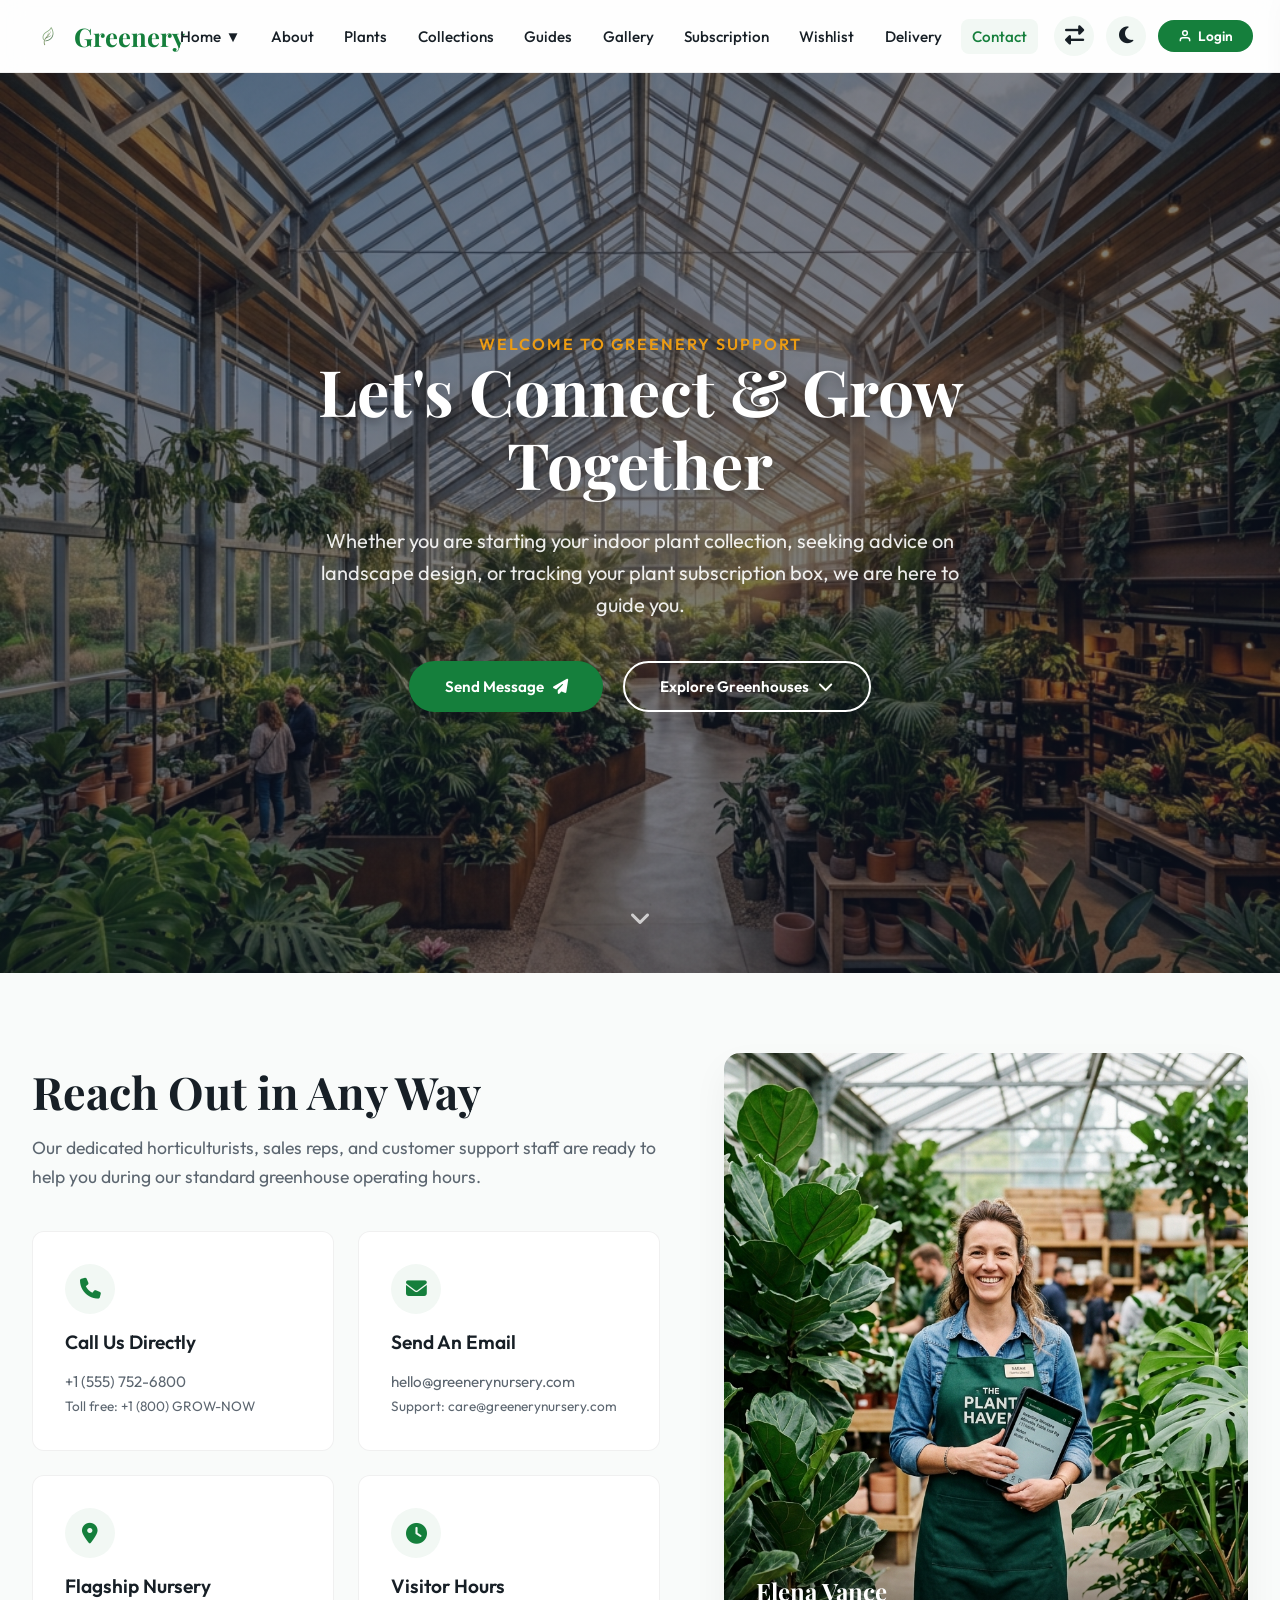
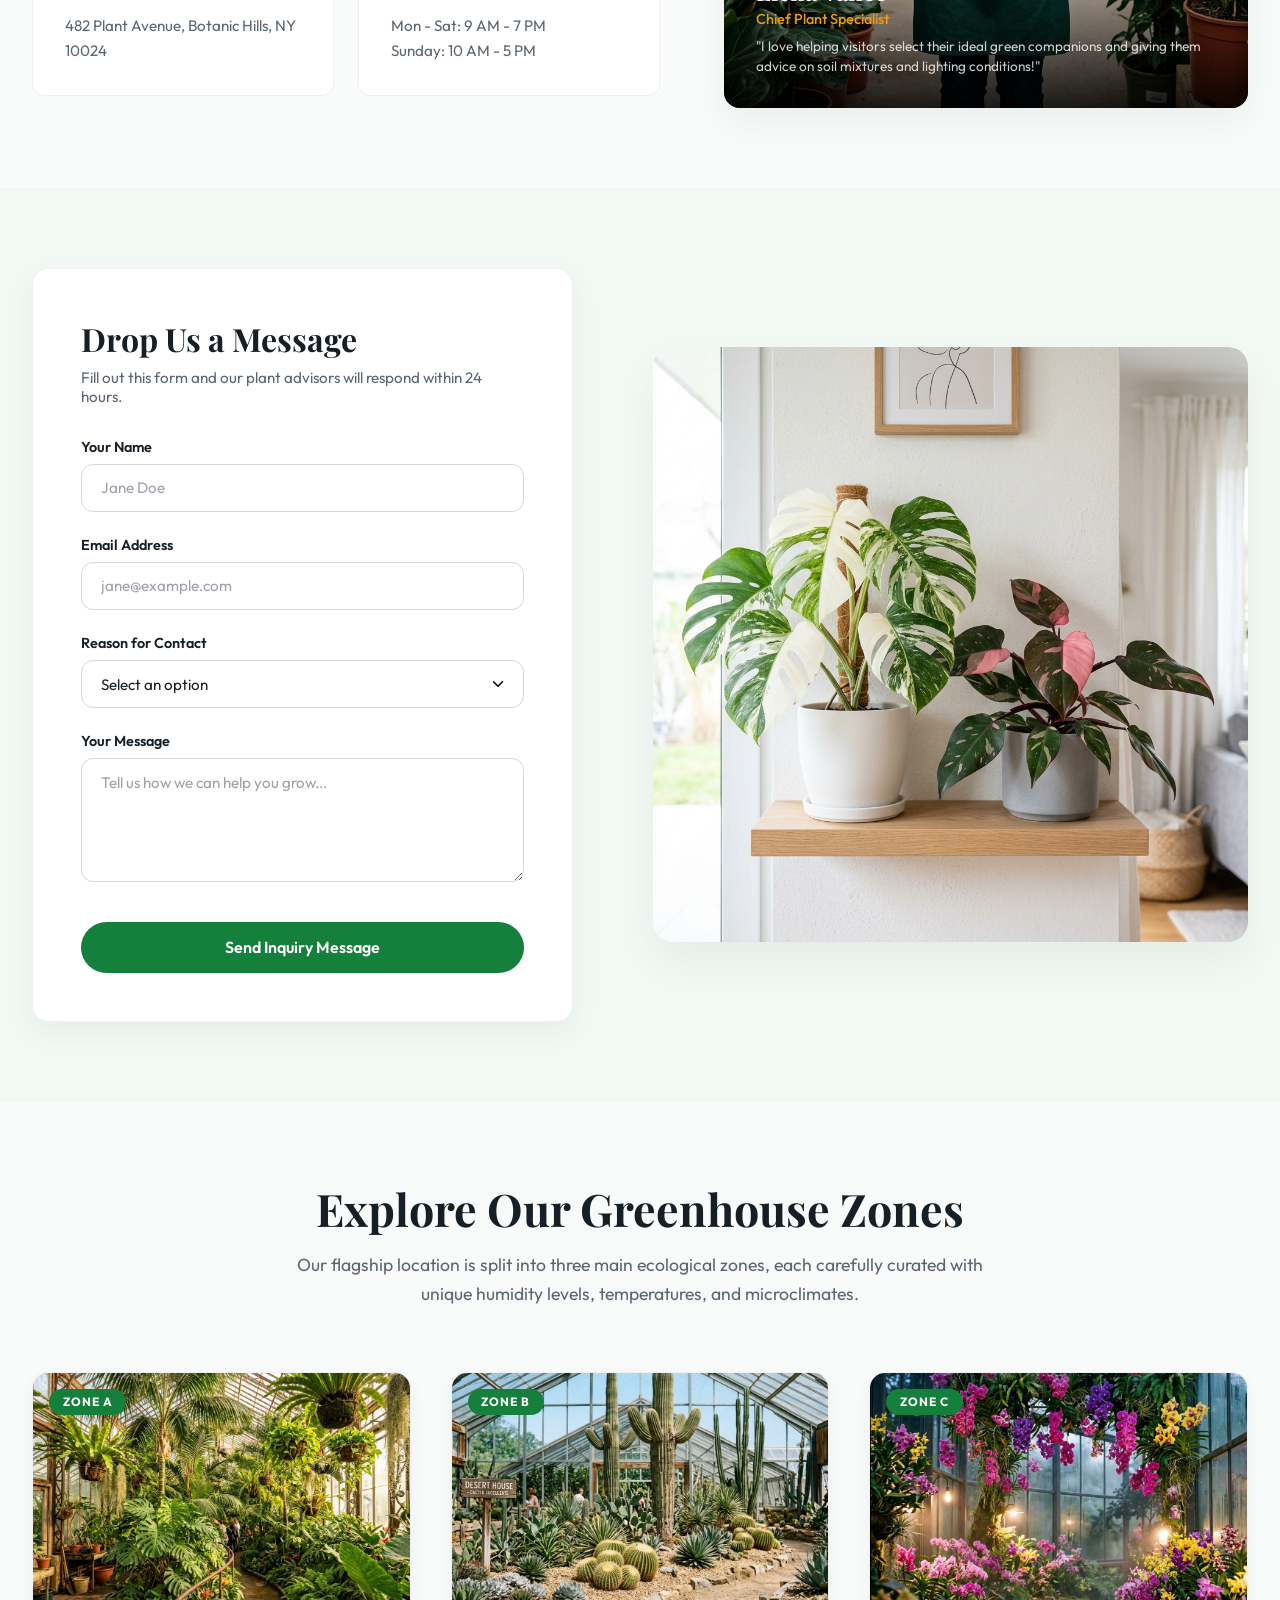
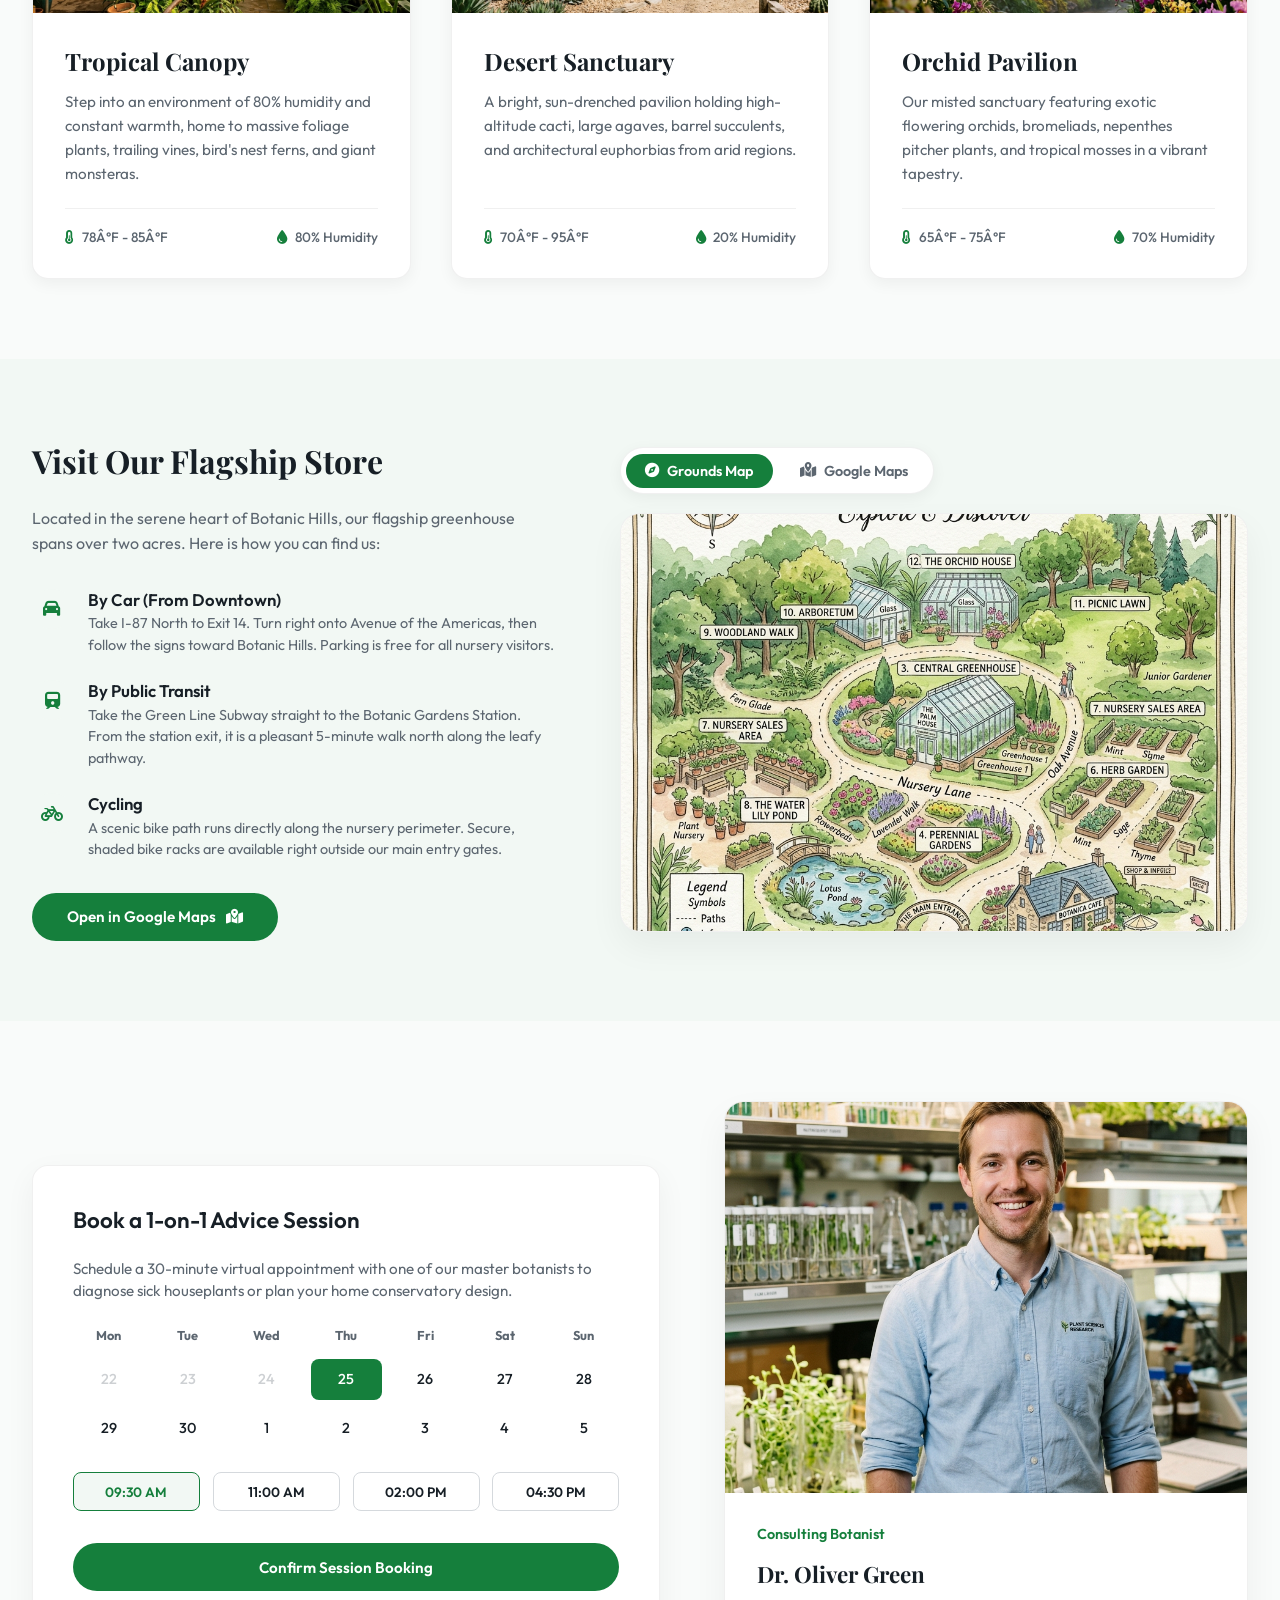
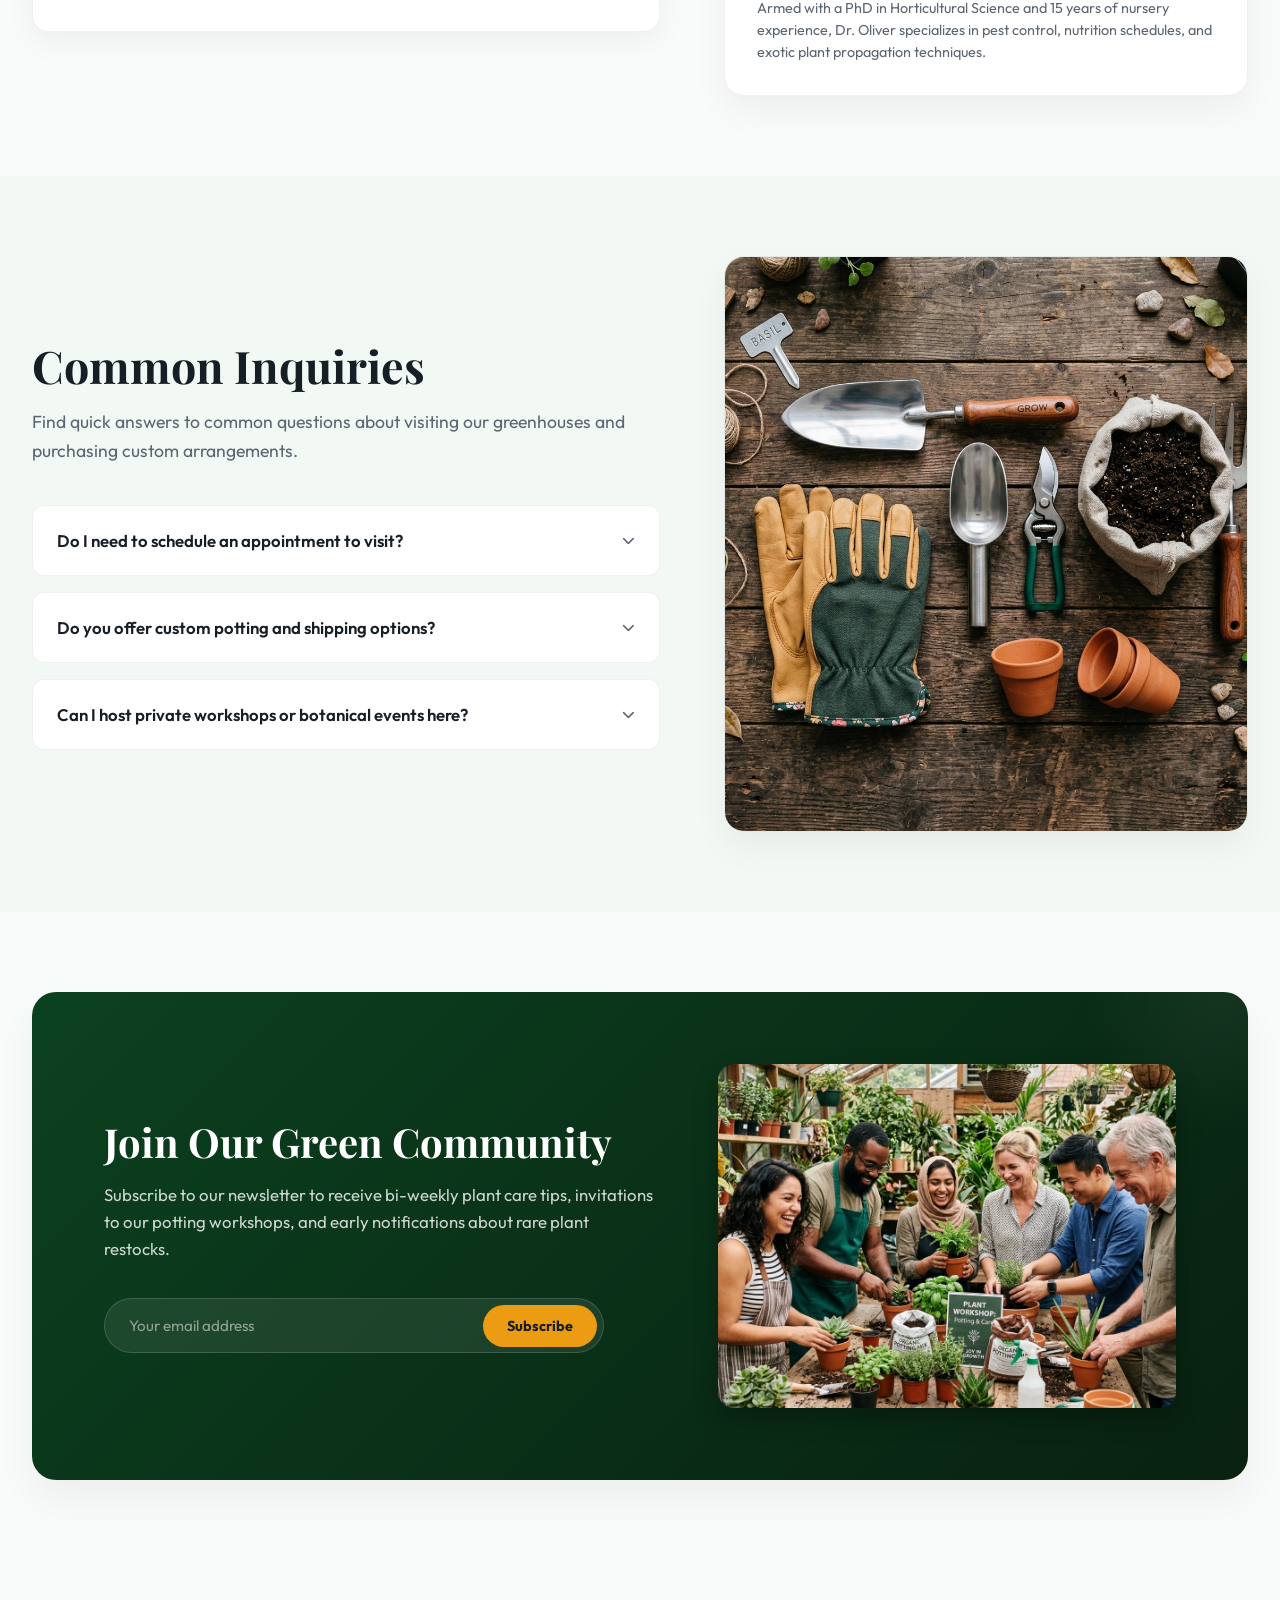
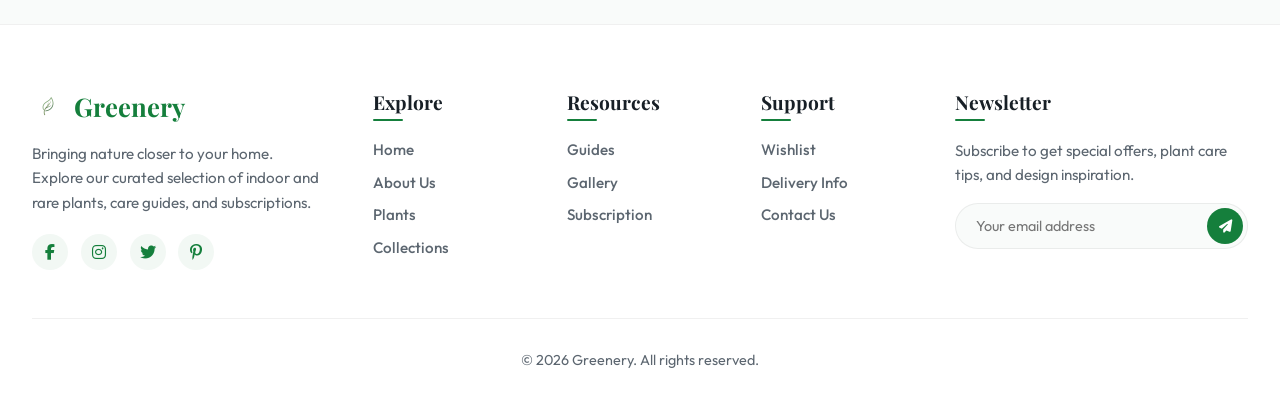
<file: contact.html>
<!DOCTYPE html>
<html lang="en" data-theme="light" dir="ltr">
<head>
  <link rel="icon" type="image/svg+xml" href="favicon.svg">
  <meta charset="UTF-8">
  <meta name="viewport" content="width=device-width, initial-scale=1.0">
  <meta name="description" content="Get in touch with Greenery Plant Nursery. Visit our greenhouses, book a plant care consultation, ask questions, or contact our support team.">
  <link rel="stylesheet" href="https://cdnjs.cloudflare.com/ajax/libs/font-awesome/6.4.0/css/all.min.css">
  <title>Contact Us - Greenery Plant Nursery</title>
  <style>
    /* Google Fonts */
    @import url('https://fonts.googleapis.com/css2?family=Outfit:wght@300;400;500;600;700&family=Playfair+Display:ital,wght@0,400;0,600;0,700;1,400&display=swap');

    /* Color variables & Design System */
    :root {
      --primary: hsl(142, 72%, 29%);
      --primary-hover: hsl(142, 72%, 24%);
      --primary-light: hsl(142, 30%, 96%);
      --accent: hsl(38, 85%, 50%);
      --bg-color: hsl(140, 20%, 98%);
      --text-color: hsl(210, 24%, 12%);
      --text-muted: hsl(210, 10%, 40%);
      --navbar-bg: rgba(255, 255, 255, 0.75);
      --navbar-border: rgba(0, 0, 0, 0.06);
      --shadow-color: rgba(0, 0, 0, 0.05);
      --card-bg: hsl(0, 0%, 100%);
      --border-radius: 12px;
      --transition-speed: 0.3s;
      --font-sans: 'Outfit', sans-serif;
      --font-serif: 'Playfair Display', serif;
      --badge-bg: hsl(355, 84%, 55%);
      --input-bg: hsl(0, 0%, 100%);
      --input-border: hsl(210, 10%, 85%);
      --hero-overlay: rgba(15, 23, 42, 0.55);
    }

    /* Dark Mode Overrides */
    html[data-theme="dark"] {
      --primary: hsl(142, 60%, 45%);
      --primary-hover: hsl(142, 60%, 55%);
      --primary-light: hsl(142, 20%, 15%);
      --accent: hsl(38, 90%, 60%);
      --bg-color: hsl(220, 20%, 8%);
      --text-color: hsl(210, 20%, 98%);
      --text-muted: hsl(210, 10%, 70%);
      --navbar-bg: rgba(15, 23, 42, 0.75);
      --navbar-border: rgba(255, 255, 255, 0.08);
      --shadow-color: rgba(0, 0, 0, 0.3);
      --card-bg: hsl(220, 20%, 13%);
      --input-bg: hsl(220, 20%, 11%);
      --input-border: hsl(220, 20%, 20%);
      --hero-overlay: rgba(15, 23, 42, 0.75);
    }

    /* General resets */
    *, *::before, *::after {
      box-sizing: border-box;
      margin: 0;
      padding: 0;
    }

    body {
      font-family: var(--font-sans);
      background-color: var(--bg-color);
      color: var(--text-color);
      transition: background-color var(--transition-speed) ease, color var(--transition-speed) ease;
      overflow-x: clip;
    }

    a {
      color: inherit;
      text-decoration: none;
      transition: color var(--transition-speed) ease;
    }

    ul {
      list-style: none;
    }

    button {
      background: none;
      border: none;
      cursor: pointer;
      font-family: inherit;
      color: inherit;
      display: flex;
      align-items: center;
      justify-content: center;
    }

    /* App Header & Wrapper */
    .app-header {
      position: sticky;
      top: 0;
      z-index: 100;
      width: 100%;
      background: var(--navbar-bg);
      backdrop-filter: blur(12px);
      -webkit-backdrop-filter: blur(12px);
      border-bottom: 1px solid var(--navbar-border);
      transition: all var(--transition-speed) cubic-bezier(0.4, 0, 0.2, 1);
    }

    /* Scrolled state for Header */
    .app-header.scrolled {
      box-shadow: 0 10px 30px -10px var(--shadow-color);
      background: var(--navbar-bg);
      backdrop-filter: blur(20px);
      -webkit-backdrop-filter: blur(20px);
    }

    .app-header.scrolled .navbar {
      padding-block: 0.6rem;
    }

    /* Main Navigation Bar (Clean 3-Column Grid) */
    .navbar {
      display: grid;
      grid-template-columns: 1fr auto 1fr;
      align-items: center;
      padding-inline: 2rem;
      padding-block: 1rem;
      transition: padding var(--transition-speed) cubic-bezier(0.4, 0, 0.2, 1);
      max-width: 1440px;
      margin: 0 auto;
      gap: 1rem;
    }

    /* Logo Design - Left Column */
    .logo {
      display: flex;
      align-items: center;
      gap: 0.6rem;
      font-family: var(--font-serif);
      font-weight: 700;
      font-size: 1.6rem;
      color: var(--primary);
      justify-self: start;
    }

    .logo svg, .logo-img {
      height: 32px;
      width: auto;
      transition: transform var(--transition-speed) ease;
    }

    .logo:hover svg, .logo:hover .logo-img {
      transform: rotate(-10deg) scale(1.1);
    }
    html[data-theme="dark"] .logo-img {
      filter: brightness(1.8) saturate(1.2);
    }

    /* Nav Menu Desktop - Centered Column */
    .nav-menu {
      display: flex;
      align-items: center;
      justify-self: center;
    }

    .nav-menu > ul {
      display: flex;
      align-items: center;
      gap: 0.5rem;
    }

    .nav-item {
      position: relative;
    }

    .nav-link {
      font-weight: 500;
      font-size: 0.95rem;
      padding: 0.5rem 0.7rem;
      color: var(--text-color);
      border-radius: 8px;
      display: flex;
      align-items: center;
      gap: 0.3rem;
      transition: all var(--transition-speed) ease;
      white-space: nowrap;
    }

    .nav-link:hover, .nav-link.active {
      color: var(--primary);
      background: var(--primary-light);
    }

    /* Dropdown Menu styling (Home) */
    .dropdown-menu {
      position: absolute;
      top: 100%;
      left: 50%;
      transform: translateX(-50%) translateY(10px);
      background: var(--card-bg);
      min-width: 160px;
      box-shadow: 0 10px 30px var(--shadow-color);
      border: 1px solid var(--navbar-border);
      border-radius: var(--border-radius);
      opacity: 0;
      visibility: hidden;
      transition: all 0.25s cubic-bezier(0.4, 0, 0.2, 1);
      padding: 0.5rem;
      z-index: 101;
    }

    .nav-item:hover .dropdown-menu {
      opacity: 1;
      visibility: visible;
      transform: translateX(-50%) translateY(0);
    }

    .dropdown-link {
      display: block;
      padding: 0.6rem 1rem;
      font-weight: 500;
      font-size: 0.9rem;
      border-radius: 8px;
      transition: all var(--transition-speed) ease;
      white-space: nowrap;
    }

    .dropdown-link:hover {
      background: var(--primary-light);
      color: var(--primary);
      padding-inline-start: 1.25rem;
    }

    /* Wishlist Badge */
    .wishlist-link {
      display: flex;
      align-items: center;
      gap: 0.4rem;
    }

    .badge {
      background: var(--badge-bg);
      color: white;
      font-size: 0.7rem;
      font-weight: 700;
      padding: 0.15rem 0.45rem;
      border-radius: 10px;
      display: inline-flex;
      align-items: center;
      justify-content: center;
    }

    /* Utilities - Right Column */
    .nav-utilities {
      display: flex;
      align-items: center;
      gap: 0.75rem;
      justify-self: end;
    }

    /* Clean circular icon buttons */
    .icon-btn {
      width: 40px;
      height: 40px;
      border-radius: 50%;
      background: var(--primary-light);
      color: var(--text-color);
      font-size: 1.2rem;
      transition: all var(--transition-speed) cubic-bezier(0.4, 0, 0.2, 1);
      position: relative;
    }

    .icon-btn:hover {
      transform: scale(1.08) translateY(-1px);
      box-shadow: 0 4px 12px var(--shadow-color);
      background: var(--primary);
      color: white;
    }

    .icon-btn svg {
      width: 20px;
      height: 20px;
      fill: none;
      stroke: currentColor;
      stroke-width: 2;
      stroke-linecap: round;
      stroke-linejoin: round;
      transition: transform var(--transition-speed) ease;
    }

    .icon-btn i {
      transition: transform var(--transition-speed) ease;
    }

    .icon-btn:hover svg,
    .icon-btn:hover i {
      transform: rotate(15deg);
    }

    /* Active state indicator styles */
    .icon-btn.active {
      background: var(--primary);
      color: white;
    }

    /* Login pill-shaped button */
    .login-btn {
      background: var(--primary);
      color: white;
      border-radius: 20px;
      padding: 0.45rem 1.25rem;
      font-weight: 600;
      font-size: 0.85rem;
      transition: all var(--transition-speed) ease;
      display: flex;
      align-items: center;
      gap: 0.35rem;
      white-space: nowrap;
    }

    .login-btn:hover {
      background: var(--primary-hover);
      transform: translateY(-1px);
      box-shadow: 0 4px 12px rgba(0, 0, 0, 0.15);
    }

    .login-btn svg {
      width: 14px;
      height: 14px;
      fill: none;
      stroke: currentColor;
      stroke-width: 2.5;
    }

    html[data-theme="dark"] .login-btn:hover {
      box-shadow: 0 4px 12px rgba(142, 60, 45, 0.3);
    }

    /* Hamburger Toggle */
    .hamburger-toggle {
      display: none;
      font-size: 1.6rem;
      color: var(--text-color);
      z-index: 105;
      padding: 0.2rem;
    }

    /* Side Drawer (Mobile Nav) */
    .mobile-drawer {
      position: fixed;
      top: 0;
      right: -320px;
      width: 300px;
      height: 100vh;
      background: var(--card-bg);
      box-shadow: -10px 0 30px var(--shadow-color);
      z-index: 1000;
      display: flex;
      flex-direction: column;
      padding: 2rem;
      transition: right 0.3s cubic-bezier(0.4, 0, 0.2, 1);
      overflow-y: auto;
    }

    .mobile-drawer.open {
      right: 0;
    }

    .drawer-header {
      display: flex;
      justify-content: space-between;
      align-items: center;
      margin-bottom: 2rem;
      padding-bottom: 1rem;
      border-bottom: 1px solid var(--navbar-border);
    }

    .drawer-close {
      font-size: 1.5rem;
      color: var(--text-muted);
    }

    .mobile-nav-list {
      display: flex;
      flex-direction: column;
      gap: 1rem;
    }

    .mobile-nav-item {
      width: 100%;
    }

    .mobile-nav-link {
      display: flex;
      justify-content: space-between;
      align-items: center;
      padding: 0.8rem 1rem;
      font-weight: 500;
      border-radius: 8px;
      transition: background-color var(--transition-speed) ease;
    }

    .mobile-nav-link:hover, .mobile-nav-link.active {
      background: var(--primary-light);
      color: var(--primary);
    }

    /* Mobile Utilities inside drawer */
    .drawer-utilities {
      margin-top: auto;
      padding-top: 2rem;
      border-top: 1px solid var(--navbar-border);
      display: flex;
      flex-direction: column;
      gap: 1rem;
      align-items: center;
    }

    .drawer-utilities .mobile-toggles {
      display: flex;
      gap: 1rem;
    }

    .drawer-utilities .login-btn {
      width: 100%;
      justify-content: center;
    }

    /* Overlay for Mobile Drawer */
    .drawer-overlay {
      position: fixed;
      inset: 0;
      background: rgba(0, 0, 0, 0.4);
      backdrop-filter: blur(4px);
      opacity: 0;
      visibility: hidden;
      z-index: 999;
      transition: all var(--transition-speed) ease;
    }

    .drawer-overlay.active {
      opacity: 1;
      visibility: visible;
    }

    /* --- RTL LAYOUT SYSTEM --- */
    html[dir="rtl"] .dropdown-menu {
      left: 50%;
      transform: translateX(-50%) translateY(10px);
    }

    html[dir="rtl"] .mobile-drawer {
      right: auto;
      left: -320px;
      box-shadow: 10px 0 30px var(--shadow-color);
    }

    html[dir="rtl"] .mobile-drawer.open {
      left: 0;
      right: auto;
    }

    html[dir="rtl"] .dropdown-link:hover {
      padding-inline-start: 1rem;
      padding-inline-end: 1.25rem;
    }

    html[dir="rtl"] .arrow-icon {
      transform: scaleX(-1);
    }

    /* Responsive Breakpoint for Mobile layout */
    @media (max-width: 1200px) {
      .navbar {
        display: flex;
        justify-content: space-between;
        padding-inline: 1.5rem;
      }
      .nav-menu {
        display: none;
      }
      .nav-utilities .icon-btn,
      .nav-utilities .login-btn {
        display: none;
      }
      .hamburger-toggle {
        display: flex;
      }
    }

    /* General Section Styling */
    section {
      padding: 6rem 2rem;
      max-width: 1440px;
      margin: 0 auto;
      position: relative;
    }

    .section-header {
      text-align: center;
      max-width: 700px;
      margin: 0 auto 4rem auto;
    }

    .section-header h2 {
      font-family: var(--font-serif);
      font-size: 2.8rem;
      color: var(--text-color);
      margin-bottom: 1rem;
      line-height: 1.2;
    }

    .section-header p {
      color: var(--text-muted);
      font-size: 1.1rem;
      line-height: 1.6;
    }

    /* -------------------------------------------
       SECTION 1: HERO SECTION (FULL SCREEN BACKGROUND IMAGE)
       ------------------------------------------- */
    .hero-section {
      height: 100vh;
      min-height: 600px;
      max-width: 100%;
      padding: 0;
      display: flex;
      align-items: center;
      justify-content: center;
      background-image: linear-gradient(var(--hero-overlay), var(--hero-overlay)), url('images/contact_hero.png');
      background-size: cover;
      background-position: center;
      background-attachment: scroll; /* Keep default scroll for standard cross-browser compatibility */
      color: white;
      text-align: center;
    }

    /* Smooth fade in effect */
    .hero-container {
      max-width: 800px;
      padding-inline: 2rem;
      animation: fadeInUp 1s cubic-bezier(0.16, 1, 0.3, 1) forwards;
      opacity: 0;
      transform: translateY(30px);
    }

    @keyframes fadeInUp {
      to {
        opacity: 1;
        transform: translateY(0);
      }
    }

    .hero-tagline {
      font-size: 1rem;
      font-weight: 600;
      text-transform: uppercase;
      letter-spacing: 2px;
      color: var(--accent);
      margin-bottom: 1rem;
    }

    .hero-container h1 {
      font-family: var(--font-serif);
      font-size: 4rem;
      line-height: 1.15;
      margin-bottom: 1.5rem;
      text-shadow: 0 4px 10px rgba(0, 0, 0, 0.3);
    }

    .hero-container p {
      font-size: 1.25rem;
      line-height: 1.6;
      color: rgba(255, 255, 255, 0.9);
      margin-bottom: 2.5rem;
      max-width: 650px;
      margin-inline: auto;
    }

    .hero-ctas {
      display: flex;
      gap: 1.2rem;
      justify-content: center;
    }

    .btn {
      padding: 0.9rem 2.2rem;
      font-weight: 600;
      border-radius: 30px;
      transition: all var(--transition-speed) cubic-bezier(0.4, 0, 0.2, 1);
      font-size: 0.95rem;
      display: inline-flex;
      align-items: center;
      gap: 0.6rem;
    }

    .btn-primary {
      background: var(--primary);
      color: white;
    }

    .btn-primary:hover {
      background: var(--primary-hover);
      transform: translateY(-2px);
      box-shadow: 0 6px 20px rgba(20, 83, 45, 0.35);
    }

    .btn-outline {
      border: 2px solid white;
      color: white;
    }

    .btn-outline:hover {
      background: white;
      color: var(--primary-hover);
      transform: translateY(-2px);
      box-shadow: 0 6px 20px rgba(255, 255, 255, 0.15);
    }

    .scroll-down {
      position: absolute;
      bottom: 2.5rem;
      left: 50%;
      transform: translateX(-50%);
      color: rgba(255, 255, 255, 0.7);
      font-size: 1.5rem;
      animation: bounce 2s infinite;
      cursor: pointer;
    }

    @keyframes bounce {
      0%, 20%, 50%, 80%, 100% { transform: translateY(0) translateX(-50%); }
      40% { transform: translateY(-10px) translateX(-50%); }
      60% { transform: translateY(-5px) translateX(-50%); }
    }

    @media (max-width: 768px) {
      .hero-container h1 { font-size: 2.8rem; }
      .hero-container p { font-size: 1.05rem; }
      .hero-ctas { flex-direction: column; gap: 0.8rem; }
    }

    /* -------------------------------------------
       SECTION 2: KEY CONTACT INFO & GARDENER EXPERT
       ------------------------------------------- */
    .contact-info-grid {
      display: grid;
      grid-template-columns: 1.2fr 1fr;
      gap: 4rem;
      align-items: center;
    }

    .info-cards-container {
      display: grid;
      grid-template-columns: repeat(auto-fit, minmax(240px, 1fr));
      gap: 1.5rem;
    }

    .info-card {
      background: var(--card-bg);
      border: 1px solid var(--navbar-border);
      border-radius: var(--border-radius);
      padding: 2rem;
      transition: all var(--transition-speed) ease;
      display: flex;
      flex-direction: column;
      gap: 1rem;
    }

    .info-card:hover {
      transform: translateY(-5px);
      border-color: var(--primary);
      box-shadow: 0 10px 25px var(--shadow-color);
    }

    .info-card-icon {
      width: 50px;
      height: 50px;
      border-radius: 50%;
      background: var(--primary-light);
      color: var(--primary);
      display: flex;
      align-items: center;
      justify-content: center;
      font-size: 1.3rem;
      transition: background-color var(--transition-speed) ease, color var(--transition-speed) ease;
    }

    .info-card:hover .info-card-icon {
      background: var(--primary);
      color: white;
    }

    .info-card h3 {
      font-family: var(--font-sans);
      font-size: 1.2rem;
      color: var(--text-color);
      font-weight: 600;
    }

    .info-card p {
      color: var(--text-muted);
      font-size: 0.95rem;
      line-height: 1.6;
    }

    .gardener-card {
      position: relative;
      border-radius: 16px;
      overflow: hidden;
      box-shadow: 0 15px 35px var(--shadow-color);
      aspect-ratio: 4 / 5;
    }

    .gardener-card img {
      width: 100%;
      height: 100%;
      object-fit: cover;
      transition: transform 0.6s ease;
    }

    .gardener-card:hover img {
      transform: scale(1.05);
    }

    .gardener-card-overlay {
      position: absolute;
      bottom: 0;
      inset-inline: 0;
      background: linear-gradient(to top, rgba(0,0,0,0.85), transparent);
      padding: 2.5rem 2rem 2rem 2rem;
      color: white;
    }

    .gardener-card-overlay h4 {
      font-family: var(--font-serif);
      font-size: 1.5rem;
      margin-bottom: 0.2rem;
    }

    .gardener-card-overlay p {
      font-size: 0.9rem;
      color: var(--accent);
      font-weight: 500;
      margin-bottom: 0.6rem;
    }

    .gardener-card-overlay span {
      font-size: 0.85rem;
      color: rgba(255,255,255,0.8);
      line-height: 1.4;
      display: block;
    }

    @media (max-width: 992px) {
      .contact-info-grid { grid-template-columns: 1fr; gap: 3rem; }
    }

    /* -------------------------------------------
       SECTION 3: INQUIRY FORM & HOUSEPLANTS DISPLAY
       ------------------------------------------- */
    .form-section-layout {
      display: grid;
      grid-template-columns: 1fr 1.1fr;
      gap: 5rem;
      align-items: center;
    }

    .form-card {
      background: var(--card-bg);
      border: 1px solid var(--navbar-border);
      border-radius: 16px;
      padding: 3rem;
      box-shadow: 0 10px 30px var(--shadow-color);
    }

    .form-card h3 {
      font-family: var(--font-serif);
      font-size: 2rem;
      color: var(--text-color);
      margin-bottom: 0.5rem;
    }

    .form-card > p {
      color: var(--text-muted);
      margin-bottom: 2rem;
      font-size: 0.95rem;
    }

    .contact-form {
      display: flex;
      flex-direction: column;
      gap: 1.5rem;
    }

    .form-group {
      display: flex;
      flex-direction: column;
      gap: 0.5rem;
    }

    .form-group label {
      font-size: 0.9rem;
      font-weight: 600;
      color: var(--text-color);
    }

    .form-control {
      background: var(--input-bg);
      border: 1px solid var(--input-border);
      border-radius: var(--border-radius);
      padding: 0.85rem 1.2rem;
      font-family: var(--font-sans);
      color: var(--text-color);
      font-size: 0.95rem;
      transition: all var(--transition-speed) ease;
      outline: none;
    }

    .form-control:focus {
      border-color: var(--primary);
      box-shadow: 0 0 0 4px var(--primary-light);
    }

    .form-control::placeholder {
      color: var(--text-muted);
      opacity: 0.6;
    }

    .btn-submit {
      width: 100%;
      background: var(--primary);
      color: white;
      font-size: 1rem;
      justify-content: center;
      padding: 0.95rem;
      border-radius: 30px;
      margin-top: 1rem;
    }

    .btn-submit:hover {
      background: var(--primary-hover);
      transform: translateY(-1px);
    }

    .display-image-card {
      border-radius: 20px;
      overflow: hidden;
      box-shadow: 0 20px 40px var(--shadow-color);
      aspect-ratio: 1 / 1;
    }

    .display-image-card img {
      width: 100%;
      height: 100%;
      object-fit: cover;
      transition: transform 0.8s ease;
    }

    .display-image-card:hover img {
      transform: scale(1.03);
    }

    @media (max-width: 992px) {
      .form-section-layout { grid-template-columns: 1fr; gap: 3rem; }
      .form-card { padding: 2rem; }
    }

    /* -------------------------------------------
       SECTION 4: GREENHOUSE ZONES (3 CARDS GRID)
       ------------------------------------------- */
    .zones-grid {
      display: grid;
      grid-template-columns: repeat(auto-fit, minmax(320px, 1fr));
      gap: 2.5rem;
    }

    .zone-card {
      background: var(--card-bg);
      border: 1px solid var(--navbar-border);
      border-radius: 16px;
      overflow: hidden;
      transition: all var(--transition-speed) ease;
      display: flex;
      flex-direction: column;
      box-shadow: 0 5px 15px var(--shadow-color);
    }

    .zone-card:hover {
      transform: translateY(-8px);
      box-shadow: 0 15px 35px var(--shadow-color);
      border-color: var(--primary);
    }

    .zone-image-wrapper {
      height: 240px;
      overflow: hidden;
      position: relative;
    }

    .zone-image-wrapper img {
      width: 100%;
      height: 100%;
      object-fit: cover;
      transition: transform 0.6s ease;
    }

    .zone-card:hover .zone-image-wrapper img {
      transform: scale(1.07);
    }

    .zone-badge {
      position: absolute;
      top: 1rem;
      inset-inline-start: 1rem;
      background: var(--primary);
      color: white;
      padding: 0.35rem 0.85rem;
      font-size: 0.75rem;
      font-weight: 700;
      border-radius: 20px;
      text-transform: uppercase;
      letter-spacing: 1px;
    }

    .zone-content {
      padding: 2rem;
      display: flex;
      flex-direction: column;
      gap: 0.8rem;
      flex: 1;
    }

    .zone-content h3 {
      font-family: var(--font-serif);
      font-size: 1.5rem;
      color: var(--text-color);
    }

    .zone-content p {
      color: var(--text-muted);
      font-size: 0.95rem;
      line-height: 1.6;
      margin-bottom: 0.5rem;
    }

    .zone-meta {
      border-top: 1px solid var(--navbar-border);
      padding-top: 1.2rem;
      margin-top: auto;
      display: flex;
      justify-content: space-between;
      font-size: 0.85rem;
      color: var(--text-muted);
      font-weight: 500;
    }

    .zone-meta span i {
      color: var(--primary);
      margin-inline-end: 0.3rem;
    }

    /* -------------------------------------------
       SECTION 5: MAP & DIRECTIONS
       ------------------------------------------- */
    .map-directions-layout {
      display: grid;
      grid-template-columns: 1fr 1.2fr;
      gap: 4rem;
      align-items: center;
    }

    .directions-content h3 {
      font-family: var(--font-serif);
      font-size: 2rem;
      color: var(--text-color);
      margin-bottom: 1.5rem;
    }

    .direction-steps {
      display: flex;
      flex-direction: column;
      gap: 1.5rem;
      margin-bottom: 2rem;
    }

    .direction-step {
      display: flex;
      gap: 1rem;
    }

    .direction-step-icon {
      width: 40px;
      height: 40px;
      border-radius: 50%;
      background: var(--primary-light);
      color: var(--primary);
      display: flex;
      align-items: center;
      justify-content: center;
      font-size: 1.1rem;
      flex-shrink: 0;
    }

    .direction-step-text h4 {
      font-size: 1.05rem;
      font-weight: 600;
      color: var(--text-color);
      margin-bottom: 0.2rem;
    }

    .direction-step-text p {
      color: var(--text-muted);
      font-size: 0.9rem;
      line-height: 1.5;
    }

    .map-card-container {
      display: flex;
      flex-direction: column;
      gap: 1.2rem;
      width: 100%;
    }

    .map-toggle-tabs {
      display: flex;
      gap: 0.5rem;
      background: var(--card-bg);
      padding: 0.35rem;
      border-radius: 30px;
      border: 1px solid var(--navbar-border);
      align-self: flex-start;
      box-shadow: 0 4px 15px var(--shadow-color);
    }

    .map-tab {
      padding: 0.5rem 1.2rem;
      border-radius: 20px;
      font-size: 0.9rem;
      font-weight: 600;
      color: var(--text-muted);
      background: transparent;
      border: none;
      cursor: pointer;
      display: flex;
      align-items: center;
      gap: 0.5rem;
      transition: all var(--transition-speed) ease;
    }

    .map-tab:hover {
      color: var(--primary);
    }

    .map-tab.active {
      background: var(--primary);
      color: white;
    }

    .map-card {
      border-radius: 20px;
      overflow: hidden;
      box-shadow: 0 15px 35px var(--shadow-color);
      aspect-ratio: 1.5 / 1;
      border: 1px solid var(--navbar-border);
      background: var(--card-bg);
    }

    .map-card img,
    .map-card iframe {
      width: 100%;
      height: 100%;
      object-fit: cover;
      border: 0;
    }

    .map-card iframe {
      display: none;
    }

    @media (max-width: 992px) {
      .map-directions-layout { grid-template-columns: 1fr; gap: 3rem; }
    }

    /* -------------------------------------------
       SECTION 6: BOOK A CARE CONSULTATION
       ------------------------------------------- */
    .booking-layout {
      display: grid;
      grid-template-columns: 1.2fr 1fr;
      gap: 4rem;
      align-items: center;
    }

    .booking-container {
      background: var(--card-bg);
      border: 1px solid var(--navbar-border);
      border-radius: 16px;
      padding: 2.5rem;
      box-shadow: 0 10px 30px var(--shadow-color);
    }

    .booking-container h3 {
      font-family: var(--font-sans);
      font-size: 1.4rem;
      font-weight: 600;
      margin-bottom: 1.5rem;
      color: var(--text-color);
    }

    /* Calendar Grid Mockup */
    .calendar-grid {
      display: grid;
      grid-template-columns: repeat(7, 1fr);
      gap: 0.5rem;
      margin-bottom: 1.5rem;
      text-align: center;
    }

    .calendar-day-header {
      font-size: 0.8rem;
      font-weight: 700;
      color: var(--text-muted);
      padding-bottom: 0.5rem;
    }

    .calendar-day {
      padding: 0.7rem 0.2rem;
      font-size: 0.9rem;
      border-radius: 8px;
      cursor: pointer;
      transition: all var(--transition-speed) ease;
      color: var(--text-color);
      font-weight: 500;
    }

    .calendar-day:hover:not(.empty):not(.disabled) {
      background: var(--primary-light);
      color: var(--primary);
    }

    .calendar-day.active {
      background: var(--primary) !important;
      color: white !important;
    }

    .calendar-day.disabled {
      color: var(--text-muted);
      opacity: 0.3;
      cursor: not-allowed;
    }

    .calendar-day.empty {
      cursor: default;
    }

    /* Time Slots Mockup */
    .time-slots {
      display: grid;
      grid-template-columns: repeat(auto-fit, minmax(100px, 1fr));
      gap: 0.8rem;
      margin-bottom: 2rem;
    }

    .time-slot {
      padding: 0.6rem;
      font-size: 0.85rem;
      text-align: center;
      border: 1px solid var(--input-border);
      border-radius: 8px;
      cursor: pointer;
      font-weight: 600;
      transition: all var(--transition-speed) ease;
    }

    .time-slot:hover {
      border-color: var(--primary);
      color: var(--primary);
    }

    .time-slot.active {
      background: var(--primary-light);
      border-color: var(--primary);
      color: var(--primary);
    }

    .doctor-profile-card {
      border-radius: 20px;
      overflow: hidden;
      box-shadow: 0 15px 35px var(--shadow-color);
      background: var(--card-bg);
      border: 1px solid var(--navbar-border);
    }

    .doctor-img-box {
      aspect-ratio: 4 / 3;
      overflow: hidden;
    }

    .doctor-img-box img {
      width: 100%;
      height: 100%;
      object-fit: cover;
    }

    .doctor-details {
      padding: 2rem;
      display: flex;
      flex-direction: column;
      gap: 0.6rem;
    }

    .doctor-details h4 {
      font-family: var(--font-serif);
      font-size: 1.4rem;
      color: var(--text-color);
    }

    .doctor-role {
      font-size: 0.9rem;
      color: var(--primary);
      font-weight: 600;
      margin-bottom: 0.4rem;
    }

    .doctor-details p {
      font-size: 0.9rem;
      color: var(--text-muted);
      line-height: 1.5;
    }

    @media (max-width: 992px) {
      .booking-layout { grid-template-columns: 1fr; gap: 3rem; }
    }

    /* -------------------------------------------
       SECTION 7: FAQS & GARDENING TOOLS BANNER
       ------------------------------------------- */
    .faq-layout {
      display: grid;
      grid-template-columns: 1.2fr 1fr;
      gap: 4rem;
      align-items: center;
    }

    .faq-accordion {
      display: flex;
      flex-direction: column;
      gap: 1rem;
    }

    .faq-item {
      background: var(--card-bg);
      border: 1px solid var(--navbar-border);
      border-radius: var(--border-radius);
      overflow: hidden;
      transition: all var(--transition-speed) ease;
    }

    .faq-header {
      padding: 1.5rem;
      display: flex;
      justify-content: space-between;
      align-items: center;
      cursor: pointer;
      user-select: none;
    }

    .faq-header h3 {
      font-size: 1.05rem;
      font-weight: 600;
      color: var(--text-color);
      transition: color var(--transition-speed) ease;
    }

    .faq-icon-box {
      font-size: 0.8rem;
      transition: transform var(--transition-speed) ease;
      color: var(--text-muted);
    }

    .faq-item.active {
      border-color: var(--primary);
    }

    .faq-item.active .faq-header h3 {
      color: var(--primary);
    }

    .faq-item.active .faq-icon-box {
      transform: rotate(180deg);
      color: var(--primary);
    }

    .faq-body {
      max-height: 0;
      overflow: hidden;
      transition: max-height 0.3s ease-out;
      padding-inline: 1.5rem;
    }

    .faq-body p {
      padding-bottom: 1.5rem;
      font-size: 0.95rem;
      color: var(--text-muted);
      line-height: 1.6;
    }

    .faq-banner-card {
      border-radius: 20px;
      overflow: hidden;
      box-shadow: 0 15px 35px var(--shadow-color);
      aspect-ratio: 1 / 1.1;
      border: 1px solid var(--navbar-border);
    }

    .faq-banner-card img {
      width: 100%;
      height: 100%;
      object-fit: cover;
    }

    @media (max-width: 992px) {
      .faq-layout { grid-template-columns: 1fr; gap: 3rem; }
    }

    /* -------------------------------------------
       SECTION 8: GREEN COMMUNITY NEWSLETTER
       ------------------------------------------- */
    .community-newsletter-card {
      background: linear-gradient(135deg, hsl(142, 70%, 15%), hsl(142, 60%, 8%));
      border-radius: 24px;
      padding: 4.5rem;
      color: white;
      display: grid;
      grid-template-columns: 1.2fr 1fr;
      gap: 4rem;
      align-items: center;
      box-shadow: 0 20px 40px var(--shadow-color);
      overflow: hidden;
      position: relative;
    }

    .community-newsletter-card::before {
      content: '';
      position: absolute;
      top: -30%;
      right: -10%;
      width: 300px;
      height: 300px;
      border-radius: 50%;
      background: radial-gradient(circle, rgba(255,255,255,0.05) 0%, transparent 70%);
      pointer-events: none;
    }

    .newsletter-content h3 {
      font-family: var(--font-serif);
      font-size: 2.5rem;
      margin-bottom: 1rem;
      line-height: 1.2;
    }

    .newsletter-content p {
      color: rgba(255,255,255,0.8);
      font-size: 1.05rem;
      line-height: 1.6;
      margin-bottom: 2.2rem;
    }

    .newsletter-input-box {
      display: flex;
      background: rgba(255, 255, 255, 0.08);
      border: 1px solid rgba(255, 255, 255, 0.15);
      border-radius: 30px;
      padding: 0.35rem 0.35rem 0.35rem 1.5rem;
      max-width: 500px;
      transition: all var(--transition-speed) ease;
    }

    .newsletter-input-box:focus-within {
      border-color: var(--accent);
      background: rgba(255, 255, 255, 0.12);
    }

    .newsletter-input-box input {
      flex: 1;
      background: none;
      border: none;
      outline: none;
      color: white;
      font-family: var(--font-sans);
      font-size: 0.95rem;
    }

    .newsletter-input-box input::placeholder {
      color: rgba(255,255,255,0.5);
    }

    .newsletter-input-box button {
      background: var(--accent);
      color: hsl(210, 24%, 12%);
      font-weight: 700;
      border-radius: 25px;
      padding: 0.75rem 1.5rem;
      font-size: 0.9rem;
      transition: transform var(--transition-speed) ease;
    }

    .newsletter-input-box button:hover {
      transform: scale(1.03);
    }

    .workshop-photo-card {
      border-radius: 16px;
      overflow: hidden;
      aspect-ratio: 4 / 3;
      box-shadow: 0 10px 25px rgba(0,0,0,0.3);
    }

    .workshop-photo-card img {
      width: 100%;
      height: 100%;
      object-fit: cover;
    }

    @media (max-width: 992px) {
      .community-newsletter-card { grid-template-columns: 1fr; gap: 3rem; padding: 3rem 2rem; }
      .newsletter-content h3 { font-size: 2rem; }
    }

    /* Footer Styling */
    .app-footer {
      background-color: var(--card-bg);
      border-top: 1px solid var(--navbar-border);
      padding: 4rem 2rem 2rem;
      margin-top: 4rem;
      transition: background-color var(--transition-speed) ease, border-color var(--transition-speed) ease;
    }

    .footer-container {
      max-width: 1440px;
      margin: 0 auto;
      display: grid;
      grid-template-columns: 2fr 1fr 1fr 1fr 2fr;
      gap: 3rem;
      margin-bottom: 3rem;
    }

    .footer-info {
      display: flex;
      flex-direction: column;
      gap: 1.2rem;
    }

    .footer-description {
      font-size: 0.95rem;
      line-height: 1.6;
      color: var(--text-muted);
      max-width: 320px;
    }

    .social-links {
      display: flex;
      gap: 0.8rem;
    }

    .social-icon {
      width: 36px;
      height: 36px;
      border-radius: 50%;
      background: var(--primary-light);
      color: var(--primary);
      display: flex;
      align-items: center;
      justify-content: center;
      transition: all var(--transition-speed) ease;
      font-size: 1rem;
    }

    .social-icon:hover {
      background: var(--primary);
      color: white;
      transform: translateY(-2px);
    }

    .footer-menu-col h3 {
      font-family: var(--font-serif);
      font-size: 1.2rem;
      color: var(--text-color);
      margin-bottom: 1.5rem;
      position: relative;
    }

    .footer-menu-col h3::after {
      content: '';
      position: absolute;
      bottom: -6px;
      left: 0;
      width: 30px;
      height: 2px;
      background-color: var(--primary);
      border-radius: 2px;
    }

    html[dir="rtl"] .footer-menu-col h3::after {
      left: auto;
      right: 0;
    }

    .footer-menu-col ul {
      display: flex;
      flex-direction: column;
      gap: 0.8rem;
    }

    .footer-link {
      font-size: 0.95rem;
      font-weight: 500;
      color: var(--text-muted);
      transition: all var(--transition-speed) ease;
      position: relative;
      display: inline-block;
    }

    .footer-link:hover {
      color: var(--primary);
      transform: translateX(4px);
    }

    html[dir="rtl"] .footer-link:hover {
      transform: translateX(-4px);
    }

    .footer-bottom {
      max-width: 1440px;
      margin: 0 auto;
      padding-top: 2rem;
      border-top: 1px solid var(--navbar-border);
      text-align: center;
      font-size: 0.9rem;
      color: var(--text-muted);
    }

    /* Responsive Footer */
    @media (max-width: 992px) {
      .footer-container {
        grid-template-columns: 1fr 1fr;
        gap: 2rem;
      }
    }

    @media (max-width: 576px) {
      .footer-container {
        grid-template-columns: 1fr;
        gap: 2rem;
      }
      .footer-info {
        align-items: center;
        text-align: center;
      }
      .footer-description {
        max-width: 100%;
      }
      .footer-menu-col {
        text-align: center;
      }
      .footer-menu-col h3::after {
        left: 50%;
        transform: translateX(-50%);
      }
    }

    /* Newsletter Column Styling */
    .newsletter-col p {
      font-size: 0.95rem;
      line-height: 1.6;
      color: var(--text-muted);
      margin-bottom: 1rem;
    }

    .newsletter-form {
      display: flex;
      gap: 0.5rem;
      background: var(--bg-color);
      padding: 0.25rem;
      border: 1px solid var(--navbar-border);
      border-radius: 30px;
      transition: border-color var(--transition-speed) ease;
    }

    .newsletter-form:focus-within {
      border-color: var(--primary);
    }

    .newsletter-form input {
      flex: 1;
      background: none;
      border: none;
      padding: 0.5rem 1rem;
      font-family: inherit;
      font-size: 0.9rem;
      color: var(--text-color);
      outline: none;
    }

    .newsletter-form button {
      width: 36px;
      height: 36px;
      border-radius: 50%;
      background: var(--primary);
      color: white;
      transition: background-color var(--transition-speed) ease, transform var(--transition-speed) ease;
    }

    .newsletter-form button:hover {
      background: var(--primary-hover);
      transform: scale(1.05);
    }
  </style>
  <link rel="stylesheet" href="responsive.css">
</head>
<body>
  <!-- Single-Line App Header -->
  <header id="appHeader" class="app-header">
    <div class="navbar">
      <!-- Logo (Column 1 - Left) -->
      <a href="index.html" class="logo"><img src="images/logo.png" alt="Greenery" class="logo-img">Greenery</a>

      <!-- Desktop Navigation Menu (Column 2 - Exactly Centered) -->
      <nav class="nav-menu" aria-label="Main Navigation">
        <ul>
          <!-- Home Dropdown Link -->
          <li class="nav-item">
            <a href="#" class="nav-link active">
              Home <span class="arrow-icon">&#9660;</span>
            </a>
            <ul class="dropdown-menu">
              <li><a href="index.html" class="dropdown-link active">Home 1</a></li>
              <li><a href="home2.html" class="dropdown-link">Home 2</a></li>
            </ul>
          </li>
          <li class="nav-item"><a href="about.html" class="nav-link">About</a></li>
          <li class="nav-item"><a href="plants.html" class="nav-link">Plants</a></li>
          <li class="nav-item"><a href="collections.html" class="nav-link">Collections</a></li>
          <li class="nav-item"><a href="guides.html" class="nav-link">Guides</a></li>
          <li class="nav-item"><a href="gallery.html" class="nav-link">Gallery</a></li>
          <li class="nav-item"><a href="subscription.html" class="nav-link">Subscription</a></li>
          <li class="nav-item"><a href="wishlist.html" class="nav-link">Wishlist</a></li>
          <li class="nav-item"><a href="delivery.html" class="nav-link">Delivery</a></li>
          <li class="nav-item"><a href="contact.html" class="nav-link">Contact</a></li>
        </ul>
      </nav>

      <!-- Utilities (Column 3 - Right) -->
      <div class="nav-utilities">
        <!-- RTL Layout Toggle -->
        <button class="icon-btn" id="rtlToggleBtn" aria-label="Toggle Layout Direction" title="Toggle Layout Direction">
        <i class="fas fa-exchange-alt"></i>
      </button>
        <!-- Dark Mode Toggle -->
        <button id="themeToggle" class="icon-btn" aria-label="Toggle Color Theme" title="Toggle Color Theme">
          <i id="themeIcon" class="fa-solid fa-moon"></i>
        </button>

        <!-- Login Button -->
        <a href="login.html" class="login-btn" id="loginBtn">
          <svg viewBox="0 0 24 24" xmlns="http://www.w3.org/2000/svg">
            <path d="M20 21v-2a4 4 0 0 0-4-4H8a4 4 0 0 0-4 4v2" />
            <circle cx="12" cy="7" r="4" />
          </svg>
          Login
        </a>
        <!-- Hamburger Menu button (Mobile) -->
        <button id="hamburgerToggle" class="hamburger-toggle" aria-label="Open Navigation Drawer">
          &#9776;
        </button>
      </div>
    </div>
  </header>

  <!-- Mobile Navigation Drawer Overlay -->
  <div id="drawerOverlay" class="drawer-overlay"></div>

  <!-- Mobile Slide-out Drawer -->
  <div id="mobileDrawer" class="mobile-drawer" aria-modal="true" role="dialog">
    <div class="drawer-header">
      <a href="index.html" class="logo"><img src="images/logo.png" alt="Greenery" class="logo-img" style="height: 28px;">Greenery</a>
      <button id="drawerClose" class="drawer-close" aria-label="Close Navigation Drawer">
        &times;
      </button>
    </div>

    <!-- Mobile Navigation List -->
    <nav class="mobile-nav-list">
      <div class="mobile-nav-item">
        <a href="#" class="mobile-nav-link active" id="mobileDropdownBtn">
          Home <span class="mobile-dropdown-btn">&#9660;</span>
        </a>
        <ul class="mobile-dropdown-menu" id="mobileDropdownMenu">
          <li><a href="index.html" class="mobile-nav-link active">Home 1</a></li>
          <li><a href="home2.html" class="mobile-nav-link">Home 2</a></li>
        </ul>
      </div>
      <div class="mobile-nav-item"><a href="about.html" class="mobile-nav-link">About Us</a></div>
      <div class="mobile-nav-item"><a href="plants.html" class="mobile-nav-link">Plants</a></div>
      <div class="mobile-nav-item"><a href="collections.html" class="mobile-nav-link">Collections</a></div>
      <div class="mobile-nav-item"><a href="guides.html" class="mobile-nav-link">Guides</a></div>
      <div class="mobile-nav-item"><a href="gallery.html" class="mobile-nav-link">Gallery</a></div>
      <div class="mobile-nav-item"><a href="subscription.html" class="mobile-nav-link">Subscription</a></div>
      <div class="mobile-nav-item"><a href="wishlist.html" class="mobile-nav-link">Wishlist</a></div>
      <div class="mobile-nav-item"><a href="delivery.html" class="mobile-nav-link">Delivery</a></div>
      <div class="mobile-nav-item"><a href="contact.html" class="mobile-nav-link">Contact</a></div>
    </nav>

    <!-- Mobile Drawer Utilities -->
    <div class="drawer-utilities">
      <div class="mobile-toggles">
        <button class="icon-btn" id="mobileRtlToggleBtn" aria-label="Toggle Layout Direction" title="Toggle Layout Direction">
        <i class="fas fa-exchange-alt"></i>
      </button>
        <button id="mobileThemeToggle" class="icon-btn" aria-label="Toggle Color Theme" title="Toggle Color Theme">
          <i id="mobileThemeIcon" class="fa-solid fa-moon"></i>
        </button>
      </div>
      <a href="login.html" class="login-btn" id="mobileLoginBtn">
        <svg viewBox="0 0 24 24" xmlns="http://www.w3.org/2000/svg">
          <path d="M20 21v-2a4 4 0 0 0-4-4H8a4 4 0 0 0-4 4v2" />
          <circle cx="12" cy="7" r="4" />
        </svg>
        Login
      </a>
    </div>
  </div>

  <main>
    <!-- SECTION 1: HERO SECTION (FULL SCREEN BACKGROUND IMAGE) -->
    <section id="hero" class="hero-section">
      <div class="hero-container">
        <span class="hero-tagline">Welcome to Greenery Support</span>
        <h1>Let's Connect & Grow Together</h1>
        <p>Whether you are starting your indoor plant collection, seeking advice on landscape design, or tracking your plant subscription box, we are here to guide you.</p>
        <div class="hero-ctas">
          <a href="#formSection" class="btn btn-primary">Send Message <i class="fa-solid fa-paper-plane"></i></a>
          <a href="#zonesSection" class="btn btn-outline">Explore Greenhouses <i class="fa-solid fa-chevron-down"></i></a>
        </div>
      </div>
      <div class="scroll-down" onclick="document.getElementById('infoGridSection').scrollIntoView({behavior: 'smooth'})">
        <i class="fa-solid fa-angle-down"></i>
      </div>
    </section>

    <!-- SECTION 2: KEY CONTACT INFO & GARDENER EXPERT -->
    <section id="infoGridSection">
      <div class="contact-info-grid">
        <div class="info-content-side">
          <div class="section-header" style="text-align: left; margin-bottom: 2.5rem; margin-inline: 0;">
            <h2>Reach Out in Any Way</h2>
            <p>Our dedicated horticulturists, sales reps, and customer support staff are ready to help you during our standard greenhouse operating hours.</p>
          </div>
          
          <div class="info-cards-container">
            <!-- Card 1: Phone -->
            <div class="info-card">
              <div class="info-card-icon"><i class="fa-solid fa-phone"></i></div>
              <h3>Call Us Directly</h3>
              <p>+1 (555) 752-6800<br><span style="font-size: 0.85rem; color: var(--text-muted);">Toll free: +1 (800) GROW-NOW</span></p>
            </div>
            
            <!-- Card 2: Email -->
            <div class="info-card">
              <div class="info-card-icon"><i class="fa-solid fa-envelope"></i></div>
              <h3>Send An Email</h3>
              <p>hello@greenerynursery.com<br><span style="font-size: 0.85rem; color: var(--text-muted);">Support: care@greenerynursery.com</span></p>
            </div>
            
            <!-- Card 3: Address -->
            <div class="info-card">
              <div class="info-card-icon"><i class="fa-solid fa-location-dot"></i></div>
              <h3>Flagship Nursery</h3>
              <p>482 Plant Avenue, Botanic Hills, NY 10024</p>
            </div>
            
            <!-- Card 4: Hours -->
            <div class="info-card">
              <div class="info-card-icon"><i class="fa-solid fa-clock"></i></div>
              <h3>Visitor Hours</h3>
              <p>Mon - Sat: 9 AM - 7 PM<br>Sunday: 10 AM - 5 PM</p>
            </div>
          </div>
        </div>

        <div class="gardener-card">
          <img src="images/contact_expert_gardener.png" alt="A friendly horticultural specialist at Greenery nursery holding a digital tablet">
          <div class="gardener-card-overlay">
            <h4>Elena Vance</h4>
            <p>Chief Plant Specialist</p>
            <span>"I love helping visitors select their ideal green companions and giving them advice on soil mixtures and lighting conditions!"</span>
          </div>
        </div>
      </div>
    </section>

    <!-- SECTION 3: INQUIRY FORM & HOUSEPLANTS DISPLAY -->
    <section id="formSection" style="background-color: var(--primary-light); transition: background-color var(--transition-speed) ease;">
      <div class="form-section-layout">
        <div class="form-card">
          <h3>Drop Us a Message</h3>
          <p>Fill out this form and our plant advisors will respond within 24 hours.</p>
          <form class="contact-form" onsubmit="event.preventDefault(); alert('Thank you for reaching out! We will contact you soon.'); this.reset();">
            <div class="form-group">
              <label for="fullName">Your Name</label>
              <input type="text" id="fullName" class="form-control" placeholder="Jane Doe" required>
            </div>
            <div class="form-group">
              <label for="emailAddr">Email Address</label>
              <input type="email" id="emailAddr" class="form-control" placeholder="jane@example.com" required>
            </div>
            <div class="form-group">
              <label for="inquiryType">Reason for Contact</label>
              <select id="inquiryType" class="form-control" required style="appearance: none; -webkit-appearance: none; -moz-appearance: none; background-image: url('data:image/svg+xml;charset=utf-8,%3Csvg xmlns=%22http://www.w3.org/2000/svg%22 viewBox=%220 0 24 24%22 fill=%22none%22 stroke=%22currentColor%22 stroke-width=%222%22 stroke-linecap=%22round%22 stroke-linejoin=%22round%22%3E%3Cpolyline points=%226 9 12 15 18 9%22%3E%3C/polyline%3E%3C/svg%3E'); background-repeat: no-repeat; background-position: right 1rem center; background-size: 1.2em;">
                <option value="" disabled selected>Select an option</option>
                <option value="general">General Nursery Inquiry</option>
                <option value="subscription">Subscription Box Support</option>
                <option value="care">Plant Doctor Consultation</option>
                <option value="corporate">Corporate Office Landscaping</option>
                <option value="wholesale">Wholesale & Bulk Orders</option>
              </select>
            </div>
            <div class="form-group">
              <label for="messageText">Your Message</label>
              <textarea id="messageText" class="form-control" rows="5" placeholder="Tell us how we can help you grow..." required></textarea>
            </div>
            <button type="submit" class="btn btn-submit">Send Inquiry Message</button>
          </form>
        </div>

        <div class="display-image-card">
          <img src="images/contact_plants_display.png" alt="Clean minimalist design displaying variegated Monstera Albo and Pink Princess Philodendron plants on warm wood shelves">
        </div>
      </div>
    </section>

    <!-- SECTION 4: GREENHOUSE ZONES (VIRTUAL TOUR) -->
    <section id="zonesSection">
      <div class="section-header">
        <h2>Explore Our Greenhouse Zones</h2>
        <p>Our flagship location is split into three main ecological zones, each carefully curated with unique humidity levels, temperatures, and microclimates.</p>
      </div>

      <div class="zones-grid">
        <!-- Zone 1 -->
        <div class="zone-card">
          <div class="zone-image-wrapper">
            <span class="zone-badge">Zone A</span>
            <img src="images/contact_tropical_canopy.png" alt="Lush tropical canopy greenhouse filled with massive palms and split-leaf monsteras">
          </div>
          <div class="zone-content">
            <h3>Tropical Canopy</h3>
            <p>Step into an environment of 80% humidity and constant warmth, home to massive foliage plants, trailing vines, bird's nest ferns, and giant monsteras.</p>
            <div class="zone-meta">
              <span><i class="fa-solid fa-temperature-half"></i> 78Â°F - 85Â°F</span>
              <span><i class="fa-solid fa-droplet"></i> 80% Humidity</span>
            </div>
          </div>
        </div>

        <!-- Zone 2 -->
        <div class="zone-card">
          <div class="zone-image-wrapper">
            <span class="zone-badge">Zone B</span>
            <img src="images/contact_desert_sanctuary.png" alt="Desert sanctuary greenhouse containing rows of rare cacti and massive succulents">
          </div>
          <div class="zone-content">
            <h3>Desert Sanctuary</h3>
            <p>A bright, sun-drenched pavilion holding high-altitude cacti, large agaves, barrel succulents, and architectural euphorbias from arid regions.</p>
            <div class="zone-meta">
              <span><i class="fa-solid fa-temperature-half"></i> 70Â°F - 95Â°F</span>
              <span><i class="fa-solid fa-droplet"></i> 20% Humidity</span>
            </div>
          </div>
        </div>

        <!-- Zone 3 -->
        <div class="zone-card">
          <div class="zone-image-wrapper">
            <span class="zone-badge">Zone C</span>
            <img src="images/contact_orchid_pavilion.png" alt="Exotic orchid pavilion blooming with rare colorful blossoms and misty air">
          </div>
          <div class="zone-content">
            <h3>Orchid Pavilion</h3>
            <p>Our misted sanctuary featuring exotic flowering orchids, bromeliads, nepenthes pitcher plants, and tropical mosses in a vibrant tapestry.</p>
            <div class="zone-meta">
              <span><i class="fa-solid fa-temperature-half"></i> 65Â°F - 75Â°F</span>
              <span><i class="fa-solid fa-droplet"></i> 70% Humidity</span>
            </div>
          </div>
        </div>
      </div>
    </section>

    <!-- SECTION 5: MAP & DIRECTIONS -->
    <section id="mapSection" style="background-color: var(--primary-light); transition: background-color var(--transition-speed) ease;">
      <div class="map-directions-layout">
        <div class="directions-content">
          <h3>Visit Our Flagship Store</h3>
          <p style="color: var(--text-muted); margin-bottom: 2rem; line-height: 1.6;">Located in the serene heart of Botanic Hills, our flagship greenhouse spans over two acres. Here is how you can find us:</p>
          
          <div class="direction-steps">
            <div class="direction-step">
              <div class="direction-step-icon"><i class="fa-solid fa-car"></i></div>
              <div class="direction-step-text">
                <h4>By Car (From Downtown)</h4>
                <p>Take I-87 North to Exit 14. Turn right onto Avenue of the Americas, then follow the signs toward Botanic Hills. Parking is free for all nursery visitors.</p>
              </div>
            </div>
            
            <div class="direction-step">
              <div class="direction-step-icon"><i class="fa-solid fa-train"></i></div>
              <div class="direction-step-text">
                <h4>By Public Transit</h4>
                <p>Take the Green Line Subway straight to the Botanic Gardens Station. From the station exit, it is a pleasant 5-minute walk north along the leafy pathway.</p>
              </div>
            </div>

            <div class="direction-step">
              <div class="direction-step-icon"><i class="fa-solid fa-bicycle"></i></div>
              <div class="direction-step-text">
                <h4>Cycling</h4>
                <p>A scenic bike path runs directly along the nursery perimeter. Secure, shaded bike racks are available right outside our main entry gates.</p>
              </div>
            </div>
          </div>

          <a href="https://maps.google.com" target="_blank" class="btn btn-primary">Open in Google Maps <i class="fa-solid fa-map-location-dot"></i></a>
        </div>

        <div class="map-card-container">
          <div class="map-toggle-tabs">
            <button class="map-tab active" onclick="switchMap('grounds')">
              <i class="fa-solid fa-compass"></i> Grounds Map
            </button>
            <button class="map-tab" onclick="switchMap('google')">
              <i class="fa-solid fa-map-location-dot"></i> Google Maps
            </button>
          </div>
          <div class="map-card">
            <img id="groundsMap" src="images/contact_nursery_map.png" alt="Watercolor illustrated garden map of the Greenery plant nursery grounds and facilities">
            <iframe id="googleMap" src="https://maps.google.com/maps?q=New%20York%20Botanical%20Garden&t=&z=15&ie=UTF8&iwloc=&output=embed" allowfullscreen="" loading="lazy"></iframe>
          </div>
        </div>
      </div>
    </section>

    <!-- SECTION 6: BOOK A PLANT CARE CONSULTATION -->
    <section id="bookingSection">
      <div class="booking-layout">
        <div class="booking-container">
          <h3>Book a 1-on-1 Advice Session</h3>
          <p style="color: var(--text-muted); margin-bottom: 1.5rem; font-size: 0.95rem; line-height: 1.5;">Schedule a 30-minute virtual appointment with one of our master botanists to diagnose sick houseplants or plan your home conservatory design.</p>
          
          <!-- Calendar Days Mockup -->
          <div class="calendar-grid">
            <div class="calendar-day-header">Mon</div>
            <div class="calendar-day-header">Tue</div>
            <div class="calendar-day-header">Wed</div>
            <div class="calendar-day-header">Thu</div>
            <div class="calendar-day-header">Fri</div>
            <div class="calendar-day-header">Sat</div>
            <div class="calendar-day-header">Sun</div>

            <div class="calendar-day disabled">22</div>
            <div class="calendar-day disabled">23</div>
            <div class="calendar-day disabled">24</div>
            <div class="calendar-day active" onclick="selectDate(this)">25</div>
            <div class="calendar-day" onclick="selectDate(this)">26</div>
            <div class="calendar-day" onclick="selectDate(this)">27</div>
            <div class="calendar-day" onclick="selectDate(this)">28</div>
            <div class="calendar-day" onclick="selectDate(this)">29</div>
            <div class="calendar-day" onclick="selectDate(this)">30</div>
            <div class="calendar-day" onclick="selectDate(this)">1</div>
            <div class="calendar-day" onclick="selectDate(this)">2</div>
            <div class="calendar-day" onclick="selectDate(this)">3</div>
            <div class="calendar-day" onclick="selectDate(this)">4</div>
            <div class="calendar-day" onclick="selectDate(this)">5</div>
          </div>

          <!-- Time Slots Mockup -->
          <div class="time-slots">
            <div class="time-slot active" onclick="selectTime(this)">09:30 AM</div>
            <div class="time-slot" onclick="selectTime(this)">11:00 AM</div>
            <div class="time-slot" onclick="selectTime(this)">02:00 PM</div>
            <div class="time-slot" onclick="selectTime(this)">04:30 PM</div>
          </div>

          <button onclick="bookConsultation()" class="btn btn-primary" style="width: 100%; justify-content: center;">Confirm Session Booking</button>
        </div>

        <div class="doctor-profile-card">
          <div class="doctor-img-box">
            <img src="images/contact_plant_doctor.png" alt="A friendly expert botanist and plant doctor smiling in a bright plant lab setting">
          </div>
          <div class="doctor-details">
            <span class="doctor-role">Consulting Botanist</span>
            <h4>Dr. Oliver Green</h4>
            <p>Armed with a PhD in Horticultural Science and 15 years of nursery experience, Dr. Oliver specializes in pest control, nutrition schedules, and exotic plant propagation techniques.</p>
          </div>
        </div>
      </div>
    </section>

    <!-- SECTION 7: FAQS & GARDENING TOOLS BANNER -->
    <section id="faqSection" style="background-color: var(--primary-light); transition: background-color var(--transition-speed) ease;">
      <div class="faq-layout">
        <div class="faq-accordion-side">
          <div class="section-header" style="text-align: left; margin-bottom: 2.5rem; margin-inline: 0;">
            <h2>Common Inquiries</h2>
            <p>Find quick answers to common questions about visiting our greenhouses and purchasing custom arrangements.</p>
          </div>

          <div class="faq-accordion">
            <!-- FAQ 1 -->
            <div class="faq-item">
              <div class="faq-header" onclick="toggleFaq(this)">
                <h3>Do I need to schedule an appointment to visit?</h3>
                <div class="faq-icon-box"><i class="fa-solid fa-chevron-down"></i></div>
              </div>
              <div class="faq-body">
                <p>No, you do not need an appointment to tour our greenhouses! Feel free to drop in anytime during our normal visitor hours. Appointments are only required if you would like a private consultation with Dr. Oliver or to organize a group field trip.</p>
              </div>
            </div>

            <!-- FAQ 2 -->
            <div class="faq-item">
              <div class="faq-header" onclick="toggleFaq(this)">
                <h3>Do you offer custom potting and shipping options?</h3>
                <div class="faq-icon-box"><i class="fa-solid fa-chevron-down"></i></div>
              </div>
              <div class="faq-body">
                <p>Yes, we do! If you buy a plant and a pot at our store, our specialists will repot it for you for free with the ideal premium soil mix. We also offer secure shipping in temperature-controlled packaging directly to your doorstep across the state.</p>
              </div>
            </div>

            <!-- FAQ 3 -->
            <div class="faq-item">
              <div class="faq-header" onclick="toggleFaq(this)">
                <h3>Can I host private workshops or botanical events here?</h3>
                <div class="faq-icon-box"><i class="fa-solid fa-chevron-down"></i></div>
              </div>
              <div class="faq-body">
                <p>Absolutely! The Orchid Pavilion can be booked for private workshops, corporate events, and wedding photography. Please send an inquiry using the contact form above, selecting "Wholesale & Bulk Orders" or "General Inquiry" so our events planner can contact you.</p>
              </div>
            </div>
          </div>
        </div>

        <div class="faq-banner-card">
          <img src="images/contact_gardening_tools.png" alt="A flatlay composition of high-quality garden hand tools, terracotta pots, organic soil, and workspace">
        </div>
      </div>
    </section>

    <!-- SECTION 8: GREEN COMMUNITY NEWSLETTER -->
    <section id="newsletterSection">
      <div class="community-newsletter-card">
        <div class="newsletter-content">
          <h3>Join Our Green Community</h3>
          <p>Subscribe to our newsletter to receive bi-weekly plant care tips, invitations to our potting workshops, and early notifications about rare plant restocks.</p>
          <div class="newsletter-input-box">
            <input type="email" placeholder="Your email address" aria-label="Email address for workshop newsletter sign up">
            <button onclick="subscribeNewsletter(this)">Subscribe</button>
          </div>
        </div>
        <div class="workshop-photo-card">
          <img src="images/contact_workshop_community.png" alt="A happy group of diverse plant lovers working around a greenhouse table and repotting baby plants together">
        </div>
      </div>
    </section>
  </main>

  <!-- Footer Section -->
  <footer class="app-footer">
    <div class="footer-container">
      <!-- Footer Info Column -->
      <div class="footer-info">
        <a href="index.html" class="logo"><img src="images/logo.png" alt="Greenery" class="logo-img">Greenery</a>
        <p class="footer-description">Bringing nature closer to your home. Explore our curated selection of indoor and rare plants, care guides, and subscriptions.</p>
        <div class="social-links">
          <a href="#" class="social-icon" aria-label="Facebook"><i class="fa-brands fa-facebook-f"></i></a>
          <a href="#" class="social-icon" aria-label="Instagram"><i class="fa-brands fa-instagram"></i></a>
          <a href="#" class="social-icon" aria-label="Twitter"><i class="fa-brands fa-twitter"></i></a>
          <a href="#" class="social-icon" aria-label="Pinterest"><i class="fa-brands fa-pinterest-p"></i></a>
        </div>
      </div>

      <!-- Footer Menu Columns -->
      <div class="footer-menu-col">
        <h3>Explore</h3>
        <ul>
          <li><a href="index.html" class="footer-link">Home</a></li>
          <li><a href="about.html" class="footer-link">About Us</a></li>
          <li><a href="plants.html" class="footer-link">Plants</a></li>
          <li><a href="collections.html" class="footer-link">Collections</a></li>
        </ul>
      </div>

      <div class="footer-menu-col">
        <h3>Resources</h3>
        <ul>
          <li><a href="guides.html" class="footer-link">Guides</a></li>
          <li><a href="gallery.html" class="footer-link">Gallery</a></li>
          <li><a href="subscription.html" class="footer-link">Subscription</a></li>
        </ul>
      </div>

      <div class="footer-menu-col">
        <h3>Support</h3>
        <ul>
          <li><a href="wishlist.html" class="footer-link">Wishlist</a></li>
          <li><a href="delivery.html" class="footer-link">Delivery Info</a></li>
          <li><a href="contact.html" class="footer-link">Contact Us</a></li>
        </ul>
      </div>

      <!-- Newsletter Column -->
      <div class="footer-menu-col newsletter-col">
        <h3>Newsletter</h3>
        <p>Subscribe to get special offers, plant care tips, and design inspiration.</p>
        <form class="newsletter-form" onsubmit="event.preventDefault();">
          <input type="email" placeholder="Your email address" required>
          <button type="submit" aria-label="Subscribe">
            <i class="fa-solid fa-paper-plane"></i>
          </button>
        </form>
      </div>
    </div>

    <!-- Footer Bottom Area -->
    <div class="footer-bottom">
      <p>&copy; 2026 Greenery. All rights reserved.</p>
    </div>
  </footer>

  <script>
    // --- map view switcher ---
    function switchMap(type) {
      const groundsMap = document.getElementById('groundsMap');
      const googleMap = document.getElementById('googleMap');
      const tabs = document.querySelectorAll('.map-tab');
      
      if (type === 'grounds') {
        groundsMap.style.display = 'block';
        googleMap.style.display = 'none';
        tabs[0].classList.add('active');
        tabs[1].classList.remove('active');
      } else {
        groundsMap.style.display = 'none';
        googleMap.style.display = 'block';
        tabs[0].classList.remove('active');
        tabs[1].classList.add('active');
      }
    }

    // --- consultation booking helper ---
    function selectDate(el) {
      document.querySelectorAll('.calendar-day').forEach(d => d.classList.remove('active'));
      el.classList.add('active');
    }

    function selectTime(el) {
      document.querySelectorAll('.time-slot').forEach(t => t.classList.remove('active'));
      el.classList.add('active');
    }

    function bookConsultation() {
      const activeDay = document.querySelector('.calendar-day.active');
      const activeTime = document.querySelector('.time-slot.active');
      
      if (!activeDay || !activeTime) {
        alert('Please choose a date and time slot first!');
        return;
      }
      
      alert(`Booking Confirmed! You scheduled a virtual plant care session with Dr. Oliver Green on June ${activeDay.textContent} at ${activeTime.textContent}. A calendar invite has been sent to your email.`);
    }

    // --- newsletter sub helper ---
    function subscribeNewsletter(button) {
      const input = button.previousElementSibling;
      if (input.value && input.checkValidity()) {
        alert(`Thank you for subscribing! We will send gardening updates to ${input.value}.`);
        input.value = '';
      } else {
        alert('Please enter a valid email address!');
      }
    }

    // --- FAQ Accordion toggle ---
    function toggleFaq(header) {
      const item = header.parentElement;
      const body = header.nextElementSibling;
      
      const isActive = item.classList.contains('active');
      
      // Close all FAQs first for clean accordion behavior
      document.querySelectorAll('.faq-item').forEach(i => {
        i.classList.remove('active');
        i.querySelector('.faq-body').style.maxHeight = null;
      });
      
      if (!isActive) {
        item.classList.add('active');
        body.style.maxHeight = body.scrollHeight + "px";
      }
    }
  </script>

  <!-- Badge Sync & Active Nav Link Script -->
  <script src="navigation.js" defer></script>
</body>
</html>
</file>
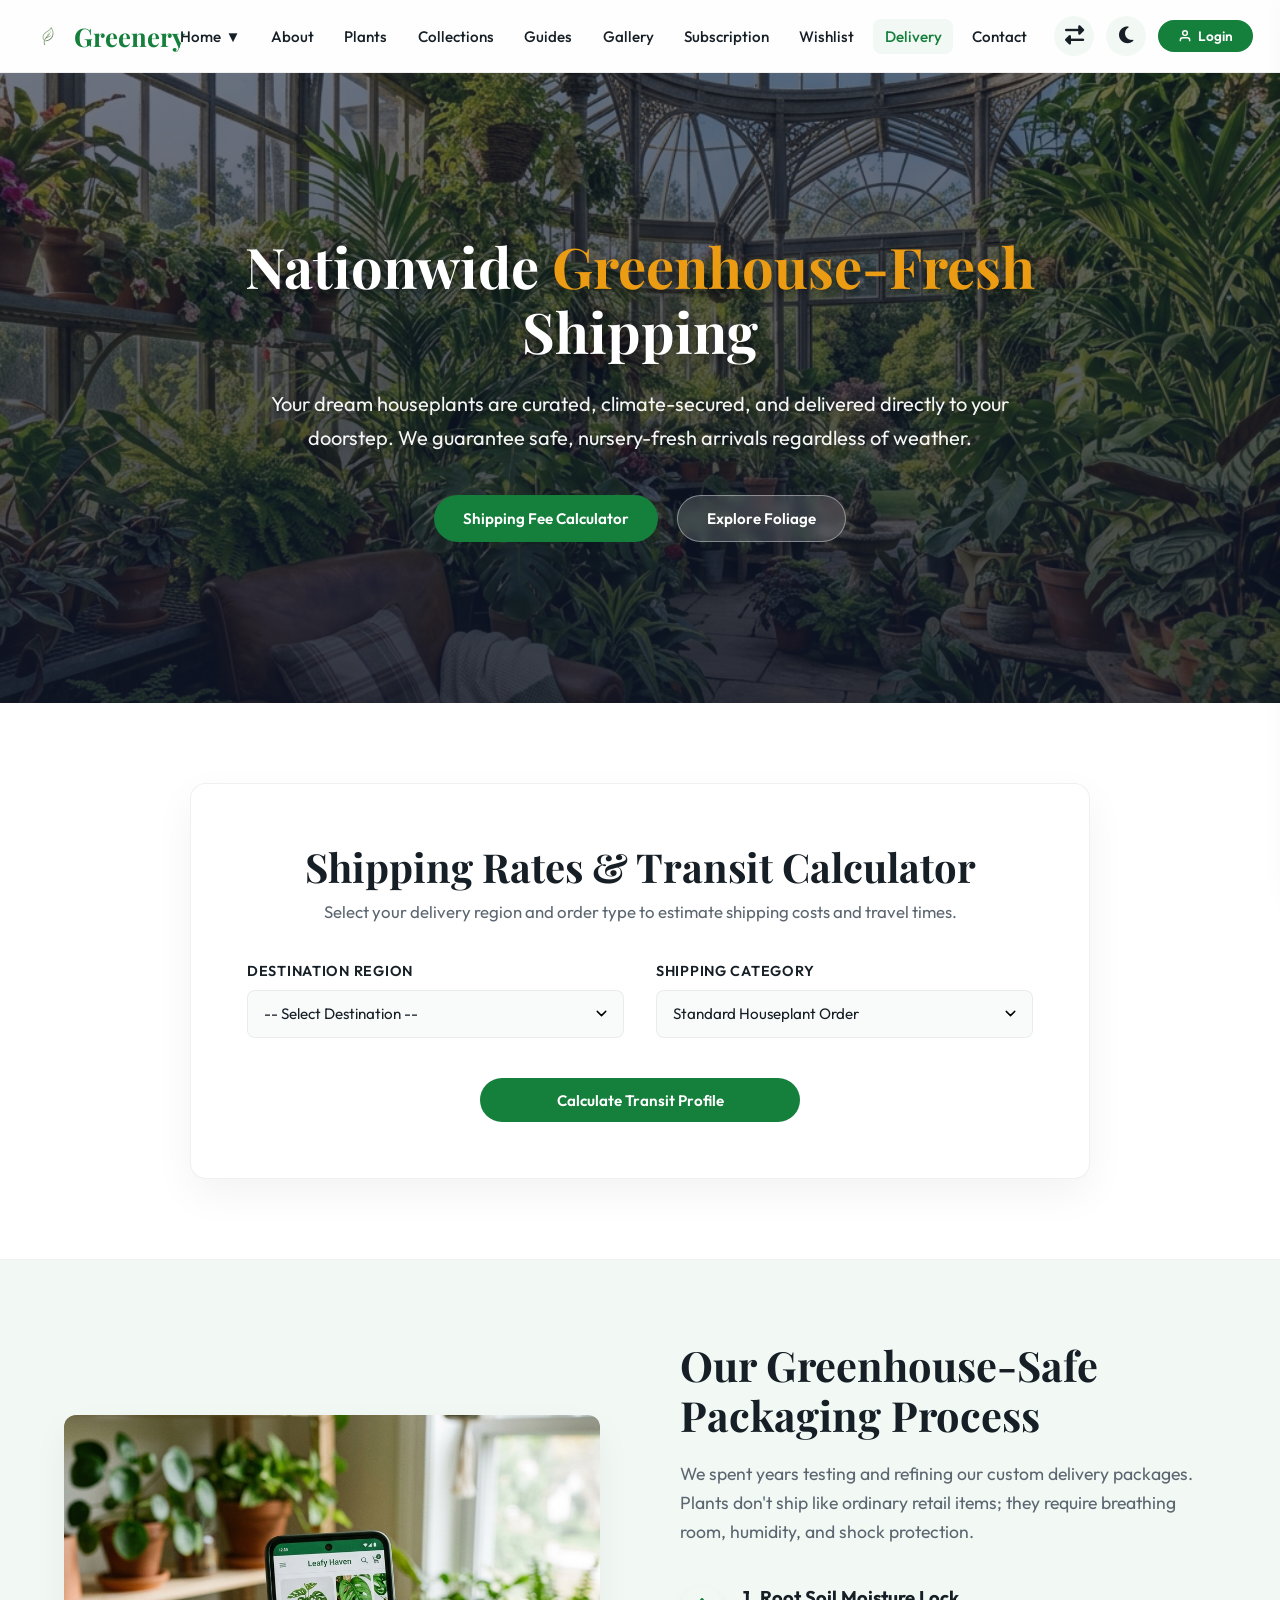
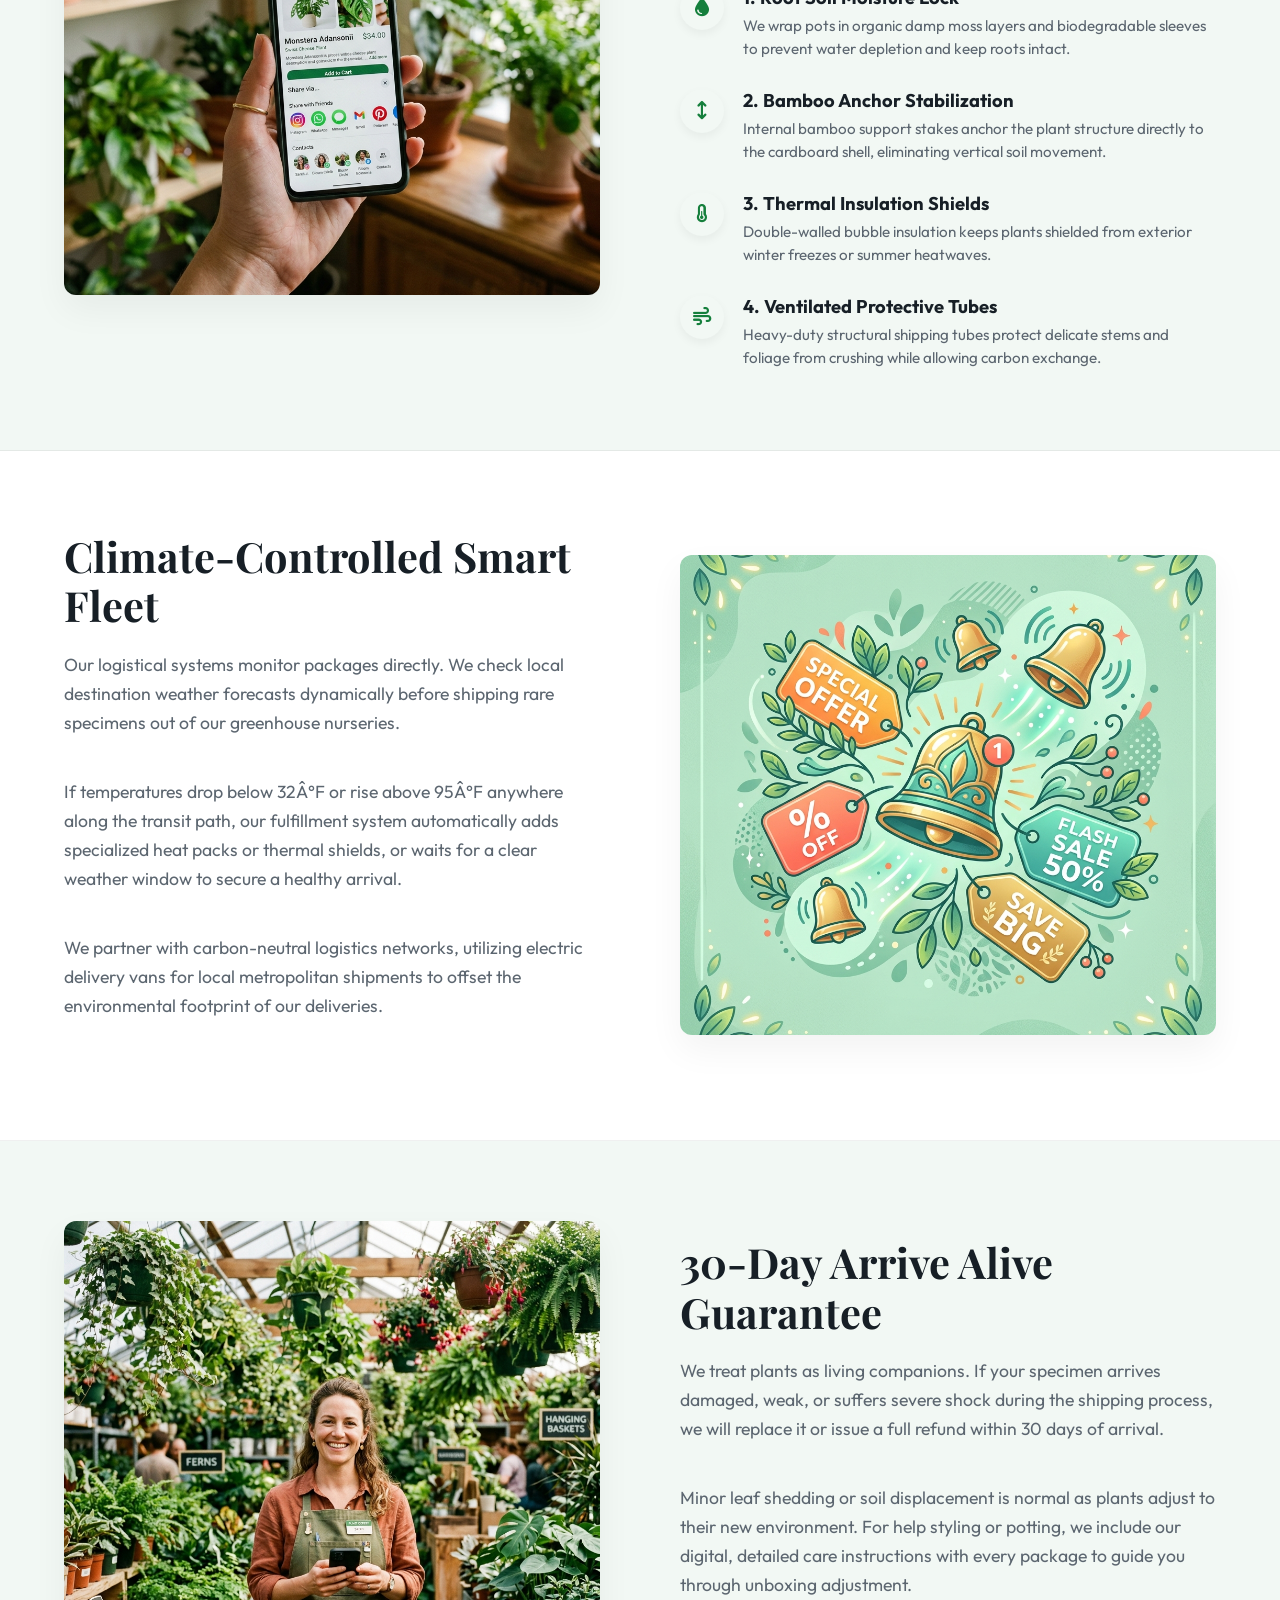
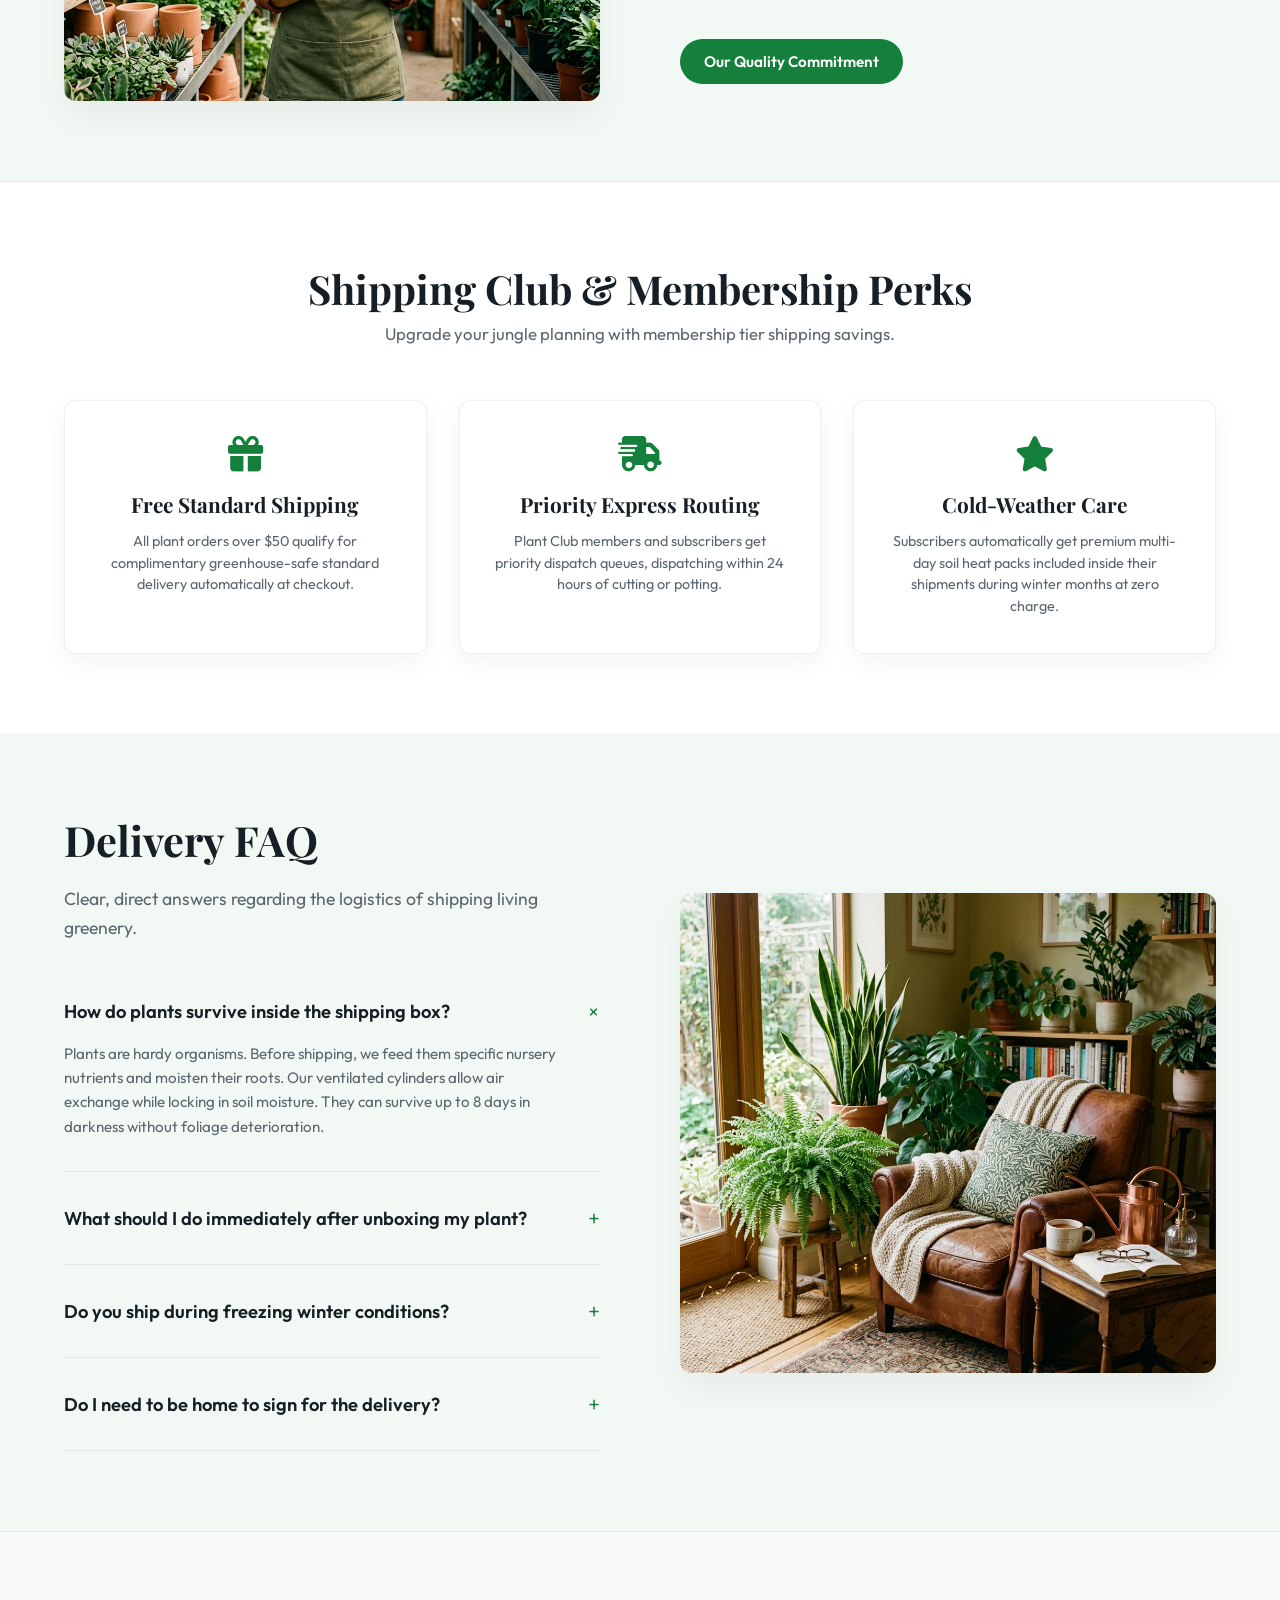
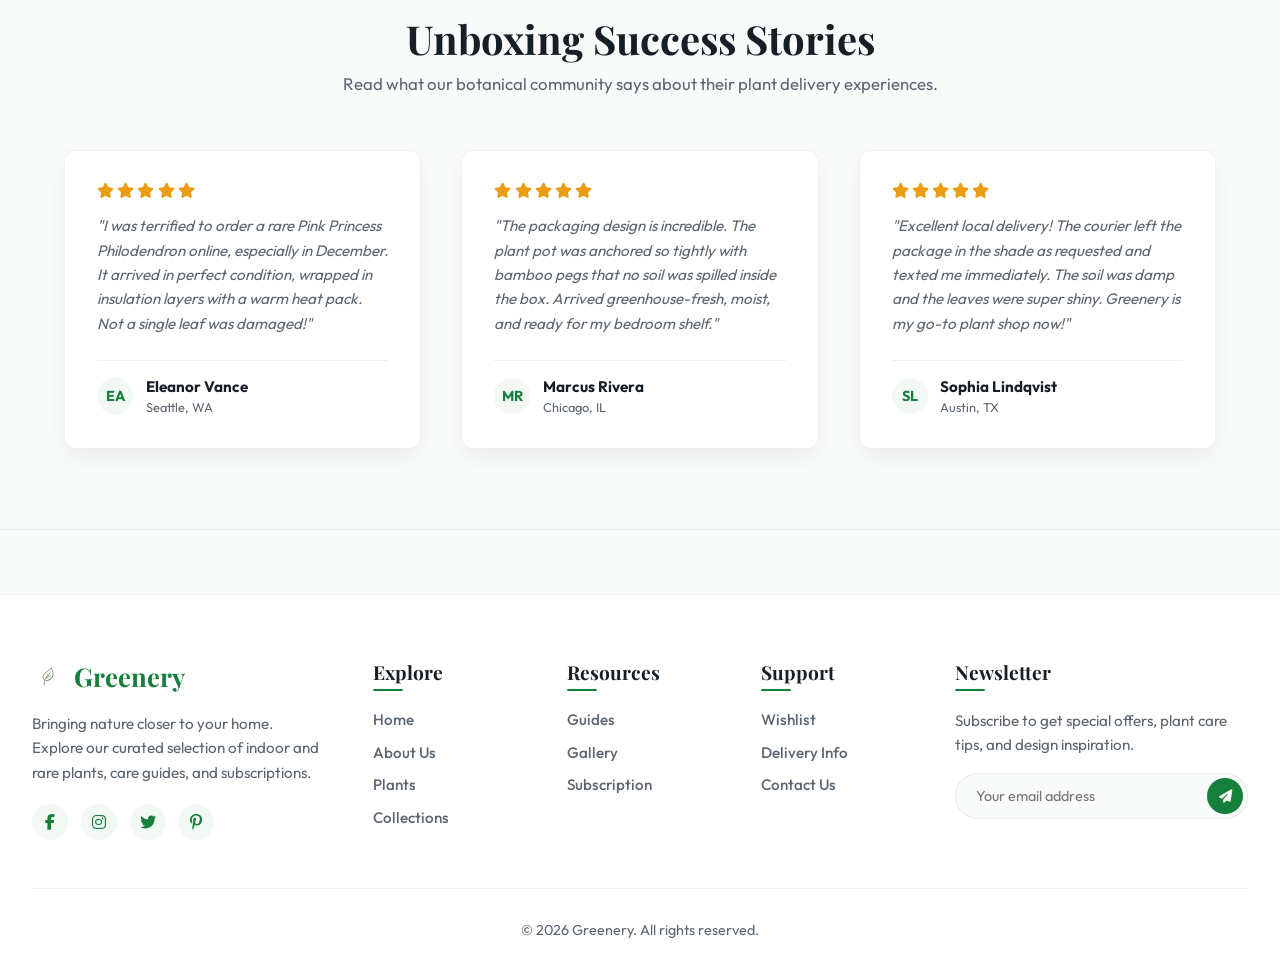
<file: delivery.html>
<!DOCTYPE html>
<html lang="en" data-theme="light" dir="ltr">
<head>
  <link rel="icon" type="image/svg+xml" href="favicon.svg">
  <meta charset="UTF-8">
  <meta name="viewport" content="width=device-width, initial-scale=1.0">
  <link rel="stylesheet" href="https://cdnjs.cloudflare.com/ajax/libs/font-awesome/6.4.0/css/all.min.css">
  <title>Greenhouse-Safe Botanical Delivery - Greenery</title>
  <style>
    /* Google Fonts */
    @import url('https://fonts.googleapis.com/css2?family=Outfit:wght@300;400;500;600;700&family=Playfair+Display:ital,wght@0,400;0,600;0,700;1,400&display=swap');

    /* Color variables & Design System */
    :root {
      --primary: hsl(142, 72%, 29%);
      --primary-hover: hsl(142, 72%, 24%);
      --primary-light: hsl(142, 30%, 96%);
      --accent: hsl(38, 85%, 50%);
      --bg-color: hsl(140, 20%, 98%);
      --text-color: hsl(210, 24%, 12%);
      --text-muted: hsl(210, 10%, 40%);
      --navbar-bg: rgba(255, 255, 255, 0.75);
      --navbar-border: rgba(0, 0, 0, 0.06);
      --shadow-color: rgba(0, 0, 0, 0.05);
      --card-bg: hsl(0, 0%, 100%);
      --border-radius: 12px;
      --transition-speed: 0.3s;
      --font-sans: 'Outfit', sans-serif;
      --font-serif: 'Playfair Display', serif;
      --badge-bg: hsl(355, 84%, 55%);
    }

    /* Dark Mode Overrides */
    html[data-theme="dark"] {
      --primary: hsl(142, 60%, 45%);
      --primary-hover: hsl(142, 60%, 55%);
      --primary-light: hsl(142, 20%, 15%);
      --accent: hsl(38, 90%, 60%);
      --bg-color: hsl(220, 20%, 8%);
      --text-color: hsl(210, 20%, 98%);
      --text-muted: hsl(210, 10%, 70%);
      --navbar-bg: rgba(15, 23, 42, 0.75);
      --navbar-border: rgba(255, 255, 255, 0.08);
      --shadow-color: rgba(0, 0, 0, 0.3);
      --card-bg: hsl(220, 20%, 13%);
    }

    /* General resets */
    *, *::before, *::after {
      box-sizing: border-box;
      margin: 0;
      padding: 0;
    }

    body {
      font-family: var(--font-sans);
      background-color: var(--bg-color);
      color: var(--text-color);
      transition: background-color var(--transition-speed) ease, color var(--transition-speed) ease;
      overflow-x: clip;
    }

    a {
      color: inherit;
      text-decoration: none;
      transition: color var(--transition-speed) ease;
    }

    ul {
      list-style: none;
    }

    button {
      background: none;
      border: none;
      cursor: pointer;
      font-family: inherit;
      color: inherit;
      display: flex;
      align-items: center;
      justify-content: center;
    }

    /* App Header & Wrapper */
    .app-header {
      position: sticky;
      top: 0;
      z-index: 100;
      width: 100%;
      background: var(--navbar-bg);
      backdrop-filter: blur(12px);
      -webkit-backdrop-filter: blur(12px);
      border-bottom: 1px solid var(--navbar-border);
      transition: all var(--transition-speed) cubic-bezier(0.4, 0, 0.2, 1);
    }

    /* Scrolled state for Header */
    .app-header.scrolled {
      box-shadow: 0 10px 30px -10px var(--shadow-color);
      background: var(--navbar-bg);
      backdrop-filter: blur(20px);
      -webkit-backdrop-filter: blur(20px);
    }

    .app-header.scrolled .navbar {
      padding-block: 0.6rem;
    }

    /* Main Navigation Bar (Clean 3-Column Grid) */
    .navbar {
      display: grid;
      grid-template-columns: 1fr auto 1fr;
      align-items: center;
      padding-inline: 2rem;
      padding-block: 1rem;
      transition: padding var(--transition-speed) cubic-bezier(0.4, 0, 0.2, 1);
      max-width: 1440px;
      margin: 0 auto;
      gap: 1rem;
    }

    /* Logo Design - Left Column */
    .logo {
      display: flex;
      align-items: center;
      gap: 0.6rem;
      font-family: var(--font-serif);
      font-weight: 700;
      font-size: 1.6rem;
      color: var(--primary);
      justify-self: start;
    }

    .logo svg, .logo-img {
      height: 32px;
      width: auto;
      transition: transform var(--transition-speed) ease;
    }

    .logo:hover svg, .logo:hover .logo-img {
      transform: rotate(-10deg) scale(1.1);
    }
    html[data-theme="dark"] .logo-img {
      filter: brightness(1.8) saturate(1.2);
    }

    /* Nav Menu Desktop - Centered Column */
    .nav-menu {
      display: flex;
      align-items: center;
      justify-self: center;
    }

    .nav-menu > ul {
      display: flex;
      align-items: center;
      gap: 0.5rem;
    }

    .nav-item {
      position: relative;
    }

    .nav-link {
      font-weight: 500;
      font-size: 0.95rem;
      padding: 0.5rem 0.7rem;
      color: var(--text-color);
      border-radius: 8px;
      display: flex;
      align-items: center;
      gap: 0.3rem;
      transition: all var(--transition-speed) ease;
      white-space: nowrap;
    }

    .nav-link:hover {
      color: var(--primary);
      background: var(--primary-light);
    }

    .nav-item.active .nav-link {
      color: var(--primary);
      background: var(--primary-light);
    }

    /* Dropdown Menu styling (Home) */
    .dropdown-menu {
      position: absolute;
      top: 100%;
      left: 50%;
      transform: translateX(-50%) translateY(10px);
      background: var(--card-bg);
      min-width: 160px;
      box-shadow: 0 10px 30px var(--shadow-color);
      border: 1px solid var(--navbar-border);
      border-radius: var(--border-radius);
      opacity: 0;
      visibility: hidden;
      transition: all 0.25s cubic-bezier(0.4, 0, 0.2, 1);
      padding: 0.5rem;
      z-index: 101;
    }

    .nav-item:hover .dropdown-menu {
      opacity: 1;
      visibility: visible;
      transform: translateX(-50%) translateY(0);
    }

    .dropdown-link {
      display: block;
      padding: 0.6rem 1rem;
      font-weight: 500;
      font-size: 0.9rem;
      border-radius: 8px;
      transition: all var(--transition-speed) ease;
      white-space: nowrap;
    }

    .dropdown-link:hover {
      background: var(--primary-light);
      color: var(--primary);
      padding-inline-start: 1.25rem;
    }

    /* Wishlist Link & Badges */
    .wishlist-link {
      display: flex;
      align-items: center;
      gap: 0.4rem;
    }

    .badge {
      background: var(--badge-bg);
      color: white;
      font-size: 0.7rem;
      font-weight: 700;
      padding: 0.15rem 0.45rem;
      border-radius: 10px;
      display: none;
      align-items: center;
      justify-content: center;
    }

    /* Utilities - Right Column */
    .nav-utilities {
      display: flex;
      align-items: center;
      gap: 0.75rem;
      justify-self: end;
    }

    /* Clean circular icon buttons */
    .icon-btn {
      width: 40px;
      height: 40px;
      border-radius: 50%;
      background: var(--primary-light);
      color: var(--text-color);
      font-size: 1.2rem;
      transition: all var(--transition-speed) cubic-bezier(0.4, 0, 0.2, 1);
      position: relative;
    }

    .icon-btn:hover {
      transform: scale(1.08) translateY(-1px);
      box-shadow: 0 4px 12px var(--shadow-color);
      background: var(--primary);
      color: white;
    }

    .icon-btn i {
      transition: transform var(--transition-speed) ease;
    }

    .icon-btn:hover i {
      transform: rotate(15deg);
    }

    /* Active state indicator styles */
    .icon-btn.active {
      background: var(--primary);
      color: white;
    }

    /* Cart Badge button styles */
    #cartBtn {
      position: relative;
    }

    /* Login pill-shaped button */
    .login-btn {
      background: var(--primary);
      color: white;
      border-radius: 20px;
      padding: 0.45rem 1.25rem;
      font-weight: 600;
      font-size: 0.85rem;
      transition: all var(--transition-speed) ease;
      display: flex;
      align-items: center;
      gap: 0.35rem;
      white-space: nowrap;
    }

    .login-btn:hover {
      background: var(--primary-hover);
      transform: translateY(-1px);
      box-shadow: 0 4px 12px rgba(0, 0, 0, 0.15);
    }

    .login-btn svg {
      width: 14px;
      height: 14px;
      fill: none;
      stroke: currentColor;
      stroke-width: 2.5;
    }

    /* Hamburger Toggle */
    .hamburger-toggle {
      display: none;
      font-size: 1.6rem;
      color: var(--text-color);
      z-index: 105;
      padding: 0.2rem;
    }

    /* Side Drawer (Mobile Nav) */
    .mobile-drawer {
      position: fixed;
      top: 0;
      right: -320px;
      width: 300px;
      height: 100vh;
      background: var(--card-bg);
      box-shadow: -10px 0 30px var(--shadow-color);
      z-index: 1000;
      display: flex;
      flex-direction: column;
      padding: 2rem;
      transition: right 0.3s cubic-bezier(0.4, 0, 0.2, 1);
      overflow-y: auto;
    }

    .mobile-drawer.open {
      right: 0;
    }

    .drawer-header {
      display: flex;
      justify-content: space-between;
      align-items: center;
      margin-bottom: 2rem;
      padding-bottom: 1rem;
      border-bottom: 1px solid var(--navbar-border);
    }

    .drawer-close {
      font-size: 1.5rem;
      color: var(--text-muted);
    }

    .mobile-nav-list {
      display: flex;
      flex-direction: column;
      gap: 1rem;
    }

    .mobile-nav-item {
      width: 100%;
    }

    .mobile-nav-link {
      display: flex;
      justify-content: space-between;
      align-items: center;
      padding: 0.8rem 1rem;
      font-weight: 500;
      border-radius: 8px;
      transition: background-color var(--transition-speed) ease;
    }

    .mobile-nav-link:hover {
      background: var(--primary-light);
      color: var(--primary);
    }

    /* Mobile Utilities inside drawer */
    .drawer-utilities {
      margin-top: auto;
      padding-top: 2rem;
      border-top: 1px solid var(--navbar-border);
      display: flex;
      flex-direction: column;
      gap: 1rem;
      align-items: center;
    }

    .drawer-utilities .mobile-toggles {
      display: flex;
      gap: 1rem;
    }

    .drawer-utilities .login-btn {
      width: 100%;
      justify-content: center;
    }

    /* Overlay for Mobile Drawer */
    .drawer-overlay {
      position: fixed;
      inset: 0;
      background: rgba(0, 0, 0, 0.4);
      backdrop-filter: blur(4px);
      opacity: 0;
      visibility: hidden;
      z-index: 999;
      transition: all var(--transition-speed) ease;
    }

    .drawer-overlay.active {
      opacity: 1;
      visibility: visible;
    }

    /* --- RTL LAYOUT SYSTEM --- */
    html[dir="rtl"] .dropdown-menu {
      left: 50%;
      transform: translateX(-50%) translateY(10px);
    }

    html[dir="rtl"] .mobile-drawer {
      right: auto;
      left: -320px;
      box-shadow: 10px 0 30px var(--shadow-color);
    }

    html[dir="rtl"] .mobile-drawer.open {
      left: 0;
      right: auto;
    }

    html[dir="rtl"] .dropdown-link:hover {
      padding-inline-start: 1rem;
      padding-inline-end: 1.25rem;
    }

    /* ==========================================================================
       DELIVERY INFORMATION PAGE SPECIFIC STYLING
       ========================================================================== */

    /* Section Alternating Backgrounds */
    .delivery-hero-section {
      height: 70vh;
      background-image: url('images/wish_hero_bg.png');
      background-size: cover;
      background-position: center;
      position: relative;
      display: flex;
      align-items: center;
      justify-content: center;
      text-align: center;
      color: white;
      padding: 2rem;
    }

    .delivery-hero-overlay {
      position: absolute;
      inset: 0;
      background: linear-gradient(180deg, rgba(15, 23, 42, 0.6) 0%, rgba(15, 23, 42, 0.8) 100%);
      z-index: 1;
    }

    .delivery-hero-container {
      position: relative;
      z-index: 2;
      max-width: 800px;
    }

    .delivery-hero-container h1 {
      font-family: var(--font-serif);
      font-size: 3.5rem;
      line-height: 1.15;
      margin-bottom: 1.5rem;
      text-shadow: 0 4px 12px rgba(0, 0, 0, 0.5);
    }

    .delivery-hero-container h1 span {
      color: var(--accent);
    }

    .delivery-hero-container p {
      font-size: 1.25rem;
      line-height: 1.7;
      margin-bottom: 2.5rem;
      text-shadow: 0 2px 8px rgba(0, 0, 0, 0.4);
      opacity: 0.95;
    }

    .btn {
      display: inline-flex;
      align-items: center;
      justify-content: center;
      padding: 0.8rem 1.8rem;
      font-weight: 600;
      border-radius: 30px;
      font-size: 0.95rem;
      transition: all var(--transition-speed) ease;
    }

    .btn-primary {
      background: var(--primary);
      color: white;
    }

    .btn-primary:hover {
      background: var(--primary-hover);
      transform: translateY(-2px);
      box-shadow: 0 8px 20px rgba(0,0,0,0.15);
    }

    .btn-secondary {
      background: rgba(255, 255, 255, 0.15);
      color: white;
      border: 1px solid rgba(255, 255, 255, 0.4);
      backdrop-filter: blur(5px);
    }

    .btn-secondary:hover {
      background: white;
      color: var(--primary);
      transform: translateY(-2px);
    }

    .delivery-hero-buttons {
      display: flex;
      gap: 1.2rem;
      justify-content: center;
    }

    /* Core Sections Layout */
    .delivery-section {
      padding: 6rem 2rem;
      border-bottom: 1px solid var(--navbar-border);
    }

    .delivery-section.bg-light {
      background-color: var(--primary-light);
    }

    .delivery-section.bg-dark {
      background-color: var(--bg-color);
    }

    .delivery-section.bg-white {
      background-color: var(--card-bg);
    }

    .delivery-container {
      max-width: 1440px;
      margin: 0 auto;
      padding-inline: 2rem;
    }

    .delivery-grid-2col {
      display: grid;
      grid-template-columns: 1fr 1fr;
      gap: 5rem;
      align-items: center;
    }

    .delivery-content h2 {
      font-family: var(--font-serif);
      font-size: 2.6rem;
      line-height: 1.2;
      color: var(--text-color);
      margin-bottom: 1.2rem;
    }

    .delivery-content > p {
      font-size: 1.1rem;
      color: var(--text-muted);
      line-height: 1.65;
      margin-bottom: 2.5rem;
    }

    .delivery-image {
      border-radius: var(--border-radius);
      overflow: hidden;
      box-shadow: 0 15px 35px var(--shadow-color);
      height: 480px;
    }

    .delivery-image img {
      width: 100%;
      height: 100%;
      object-fit: cover;
      transition: transform 0.5s ease;
    }

    .delivery-image:hover img {
      transform: scale(1.04);
    }

    /* Section 2: Shipping Calculator Styling */
    .calculator-container {
      background: var(--card-bg);
      border-radius: 16px;
      border: 1px solid var(--navbar-border);
      padding: 3.5rem;
      box-shadow: 0 15px 40px var(--shadow-color);
      max-width: 900px;
      margin: 0 auto;
    }

    .calculator-title {
      text-align: center;
      margin-bottom: 2.5rem;
    }

    .calculator-title h2 {
      font-family: var(--font-serif);
      font-size: 2.5rem;
      color: var(--text-color);
      margin-bottom: 0.5rem;
    }

    .calculator-title p {
      color: var(--text-muted);
      font-size: 1.05rem;
    }

    .calc-form-grid {
      display: grid;
      grid-template-columns: 1fr 1fr;
      gap: 2rem;
      margin-bottom: 2.5rem;
    }

    .calc-group {
      display: flex;
      flex-direction: column;
      gap: 0.6rem;
    }

    .calc-group label {
      font-size: 0.9rem;
      font-weight: 600;
      color: var(--text-color);
      text-transform: uppercase;
      letter-spacing: 0.05em;
    }

    .calc-select {
      width: 100%;
      padding: 0.85rem 2rem 0.85rem 1rem;
      font-family: inherit;
      font-size: 0.95rem;
      border-radius: 8px;
      border: 1px solid var(--navbar-border);
      background-color: var(--bg-color);
      background-image: url("data:image/svg+xml;charset=utf-8,%3Csvg xmlns='http://www.w3.org/2000/svg' viewBox='0 0 24 24' fill='none' stroke='black' stroke-width='2' stroke-linecap='round' stroke-linejoin='round'%3E%3Cpolyline points='6 9 12 15 18 9'%3E%3C/polyline%3E%3C/svg%3E");
      background-repeat: no-repeat;
      background-position: right 0.8rem center;
      background-size: 1.1em;
      color: var(--text-color);
      outline: none;
      appearance: none;
      -webkit-appearance: none;
      -moz-appearance: none;
      transition: border-color var(--transition-speed) ease;
    }

    html[data-theme="dark"] .calc-select {
      background-image: url("data:image/svg+xml;charset=utf-8,%3Csvg xmlns='http://www.w3.org/2000/svg' viewBox='0 0 24 24' fill='none' stroke='white' stroke-width='2' stroke-linecap='round' stroke-linejoin='round'%3E%3Cpolyline points='6 9 12 15 18 9'%3E%3C/polyline%3E%3C/svg%3E");
    }


    .calc-select:focus {
      border-color: var(--primary);
    }

    .calc-btn-wrapper {
      text-align: center;
    }

    .calc-btn-wrapper button {
      width: 100%;
      max-width: 320px;
      margin: 0 auto;
    }

    /* Calculator Results Card */
    .calc-result-card {
      margin-top: 3rem;
      background: var(--primary-light);
      border: 1px dashed var(--primary);
      border-radius: 12px;
      padding: 2rem;
      display: none;
      animation: slideDown 0.35s cubic-bezier(0.18, 0.89, 0.32, 1.28) forwards;
    }

    @keyframes slideDown {
      0% {
        opacity: 0;
        transform: translateY(-10px);
      }
      100% {
        opacity: 1;
        transform: translateY(0);
      }
    }

    .calc-result-title {
      font-family: var(--font-serif);
      font-size: 1.3rem;
      color: var(--primary);
      margin-bottom: 1.5rem;
      display: flex;
      align-items: center;
      gap: 0.5rem;
    }

    .calc-result-rows {
      display: flex;
      flex-direction: column;
      gap: 1rem;
    }

    .calc-result-row {
      display: flex;
      justify-content: space-between;
      align-items: center;
      border-bottom: 1px solid rgba(0,0,0,0.05);
      padding-bottom: 0.6rem;
    }

    .calc-result-row:last-child {
      border-bottom: none;
      padding-bottom: 0;
    }

    .calc-result-label {
      font-weight: 500;
      color: var(--text-muted);
    }

    .calc-result-value {
      font-weight: 700;
      color: var(--text-color);
      font-size: 1.05rem;
    }

    .calc-result-value.highlight {
      color: var(--primary);
      font-size: 1.2rem;
    }

    /* Section 3: Safe Packaging List */
    .packaging-list {
      display: flex;
      flex-direction: column;
      gap: 1.8rem;
    }

    .packaging-step {
      display: flex;
      gap: 1.2rem;
      align-items: flex-start;
    }

    .step-icon {
      width: 44px;
      height: 44px;
      border-radius: 50%;
      background: var(--primary-light);
      color: var(--primary);
      display: flex;
      align-items: center;
      justify-content: center;
      font-size: 1.15rem;
      flex-shrink: 0;
      box-shadow: 0 4px 10px var(--shadow-color);
    }

    .step-text h3 {
      font-size: 1.15rem;
      color: var(--text-color);
      margin-bottom: 0.35rem;
    }

    .step-text p {
      font-size: 0.95rem;
      color: var(--text-muted);
      line-height: 1.5;
    }

    /* Section 6: Membership Perks Tables & Cards */
    .perks-list {
      display: grid;
      grid-template-columns: repeat(3, 1fr);
      gap: 2rem;
      margin-top: 1rem;
    }

    .perk-card {
      background: var(--card-bg);
      border: 1px solid var(--navbar-border);
      border-radius: var(--border-radius);
      padding: 2.2rem;
      text-align: center;
      box-shadow: 0 8px 24px var(--shadow-color);
      transition: transform var(--transition-speed) ease;
    }

    .perk-card:hover {
      transform: translateY(-5px);
    }

    .perk-card i {
      font-size: 2.2rem;
      color: var(--primary);
      margin-bottom: 1.2rem;
    }

    .perk-card h3 {
      font-family: var(--font-serif);
      font-size: 1.3rem;
      color: var(--text-color);
      margin-bottom: 0.8rem;
    }

    .perk-card p {
      font-size: 0.9rem;
      color: var(--text-muted);
      line-height: 1.5;
    }

    /* Section 7: FAQ Accordion */
    .wish-faq-accordion {
      display: flex;
      flex-direction: column;
      gap: 1rem;
      width: 100%;
    }

    .faq-item {
      border-bottom: 1px solid var(--navbar-border);
      padding-bottom: 1rem;
    }

    .faq-question {
      width: 100%;
      text-align: left;
      font-family: var(--font-sans);
      font-size: 1.15rem;
      font-weight: 600;
      color: var(--text-color);
      padding: 1rem 0;
      display: flex;
      justify-content: space-between;
      align-items: center;
      transition: color var(--transition-speed) ease;
    }

    html[dir="rtl"] .faq-question {
      text-align: right;
    }

    .faq-question:hover {
      color: var(--primary);
    }

    .faq-icon {
      font-size: 1.4rem;
      font-weight: 300;
      color: var(--primary);
      transition: transform var(--transition-speed) ease;
    }

    .faq-answer {
      max-height: 0;
      overflow: hidden;
      transition: max-height 0.3s cubic-bezier(0, 1, 0, 1), padding 0.3s ease;
      padding-inline-end: 2rem;
    }

    .faq-answer p {
      font-size: 0.95rem;
      color: var(--text-muted);
      line-height: 1.6;
      padding-bottom: 1rem;
    }

    .faq-item.active .faq-answer {
      max-height: 200px;
      transition: max-height 0.3s cubic-bezier(1, 0, 1, 0), padding 0.3s ease;
    }

    .faq-item.active .faq-icon {
      transform: rotate(45deg);
    }

    /* Section 8: Testimonials Grid */
    .unboxing-grid {
      display: grid;
      grid-template-columns: repeat(3, 1fr);
      gap: 2.5rem;
      margin-top: 1.5rem;
    }

    .testimonial-card {
      background: var(--card-bg);
      border: 1px solid var(--navbar-border);
      border-radius: var(--border-radius);
      padding: 2rem;
      box-shadow: 0 10px 25px var(--shadow-color);
      display: flex;
      flex-direction: column;
      gap: 1rem;
    }

    .stars-row {
      color: var(--accent);
      font-size: 0.95rem;
      display: flex;
      gap: 0.2rem;
    }

    .testimonial-card p {
      font-size: 0.95rem;
      color: var(--text-muted);
      line-height: 1.6;
      flex: 1;
      font-style: italic;
    }

    .customer-info {
      display: flex;
      align-items: center;
      gap: 0.8rem;
      border-top: 1px solid var(--navbar-border);
      padding-top: 1rem;
      margin-top: 0.5rem;
    }

    .customer-initial {
      width: 36px;
      height: 36px;
      border-radius: 50%;
      background: var(--primary-light);
      color: var(--primary);
      display: flex;
      align-items: center;
      justify-content: center;
      font-weight: 700;
      font-size: 0.9rem;
    }

    .customer-details h4 {
      font-size: 0.95rem;
      color: var(--text-color);
    }

    .customer-details span {
      font-size: 0.8rem;
      color: var(--text-muted);
    }

    /* Toast Notification wrapper */
    .toast-container {
      position: fixed;
      bottom: 2rem;
      right: 2rem;
      z-index: 1000;
      display: flex;
      flex-direction: column;
      gap: 0.8rem;
      pointer-events: none;
    }

    .toast {
      background: var(--card-bg);
      color: var(--text-color);
      border-left: 4px solid var(--primary);
      border-radius: 8px;
      padding: 0.9rem 1.25rem;
      box-shadow: 0 10px 25px var(--shadow-color);
      display: flex;
      align-items: center;
      justify-content: space-between;
      gap: 1.5rem;
      min-width: 300px;
      max-width: 400px;
      pointer-events: auto;
      animation: slideIn 0.35s cubic-bezier(0.18, 0.89, 0.32, 1.28) forwards;
      transition: all var(--transition-speed) ease;
      border-top: 1px solid var(--navbar-border);
      border-bottom: 1px solid var(--navbar-border);
      border-right: 1px solid var(--navbar-border);
    }

    @keyframes slideIn {
      0% {
        opacity: 0;
        transform: translateX(50px);
      }
      100% {
        opacity: 1;
        transform: translateX(0);
      }
    }

    @keyframes fadeOut {
      0% {
        opacity: 1;
      }
      100% {
        opacity: 0;
      }
    }

    /* Responsive Adaptations */
    @media (max-width: 1200px) {
      .navbar {
        display: flex;
        justify-content: space-between;
        padding-inline: 1.5rem;
      }
      .nav-menu {
        display: none;
      }
      .nav-utilities .icon-btn,
      .nav-utilities .login-btn {
        display: none;
      }
      .hamburger-toggle {
        display: flex;
      }

      .delivery-grid-2col {
        grid-template-columns: 1fr;
        gap: 3.5rem;
      }

      .delivery-image {
        height: 380px;
        order: 2;
      }

      .delivery-content {
        order: 1;
      }

      .perks-list,
      .unboxing-grid {
        grid-template-columns: 1fr;
        gap: 2rem;
      }

      .delivery-hero-container h1 {
        font-size: 2.8rem;
      }
    }

    @media (max-width: 768px) {
      .calc-form-grid {
        grid-template-columns: 1fr;
        gap: 1.2rem;
      }
      
      .calculator-container {
        padding: 2rem;
      }

      .delivery-hero-container h1 {
        font-size: 2.2rem;
      }

      .delivery-section {
        padding: 4rem 1.5rem;
      }
    }

    /* Footer Styling */
    .app-footer {
      background-color: var(--card-bg);
      border-top: 1px solid var(--navbar-border);
      padding: 4rem 2rem 2rem;
      margin-top: 4rem;
      transition: background-color var(--transition-speed) ease, border-color var(--transition-speed) ease;
    }

    .footer-container {
      max-width: 1440px;
      margin: 0 auto;
      display: grid;
      grid-template-columns: 2fr 1fr 1fr 1fr 2fr;
      gap: 3rem;
      margin-bottom: 3rem;
    }

    .footer-info {
      display: flex;
      flex-direction: column;
      gap: 1.2rem;
    }

    .footer-description {
      font-size: 0.95rem;
      line-height: 1.6;
      color: var(--text-muted);
      max-width: 320px;
    }

    .social-links {
      display: flex;
      gap: 0.8rem;
    }

    .social-icon {
      width: 36px;
      height: 36px;
      border-radius: 50%;
      background: var(--primary-light);
      color: var(--primary);
      display: flex;
      align-items: center;
      justify-content: center;
      transition: all var(--transition-speed) ease;
      font-size: 1rem;
    }

    .social-icon:hover {
      background: var(--primary);
      color: white;
      transform: translateY(-2px);
    }

    .footer-menu-col h3 {
      font-family: var(--font-serif);
      font-size: 1.2rem;
      color: var(--text-color);
      margin-bottom: 1.5rem;
      position: relative;
    }

    .footer-menu-col h3::after {
      content: '';
      position: absolute;
      bottom: -6px;
      left: 0;
      width: 30px;
      height: 2px;
      background-color: var(--primary);
      border-radius: 2px;
    }

    html[dir="rtl"] .footer-menu-col h3::after {
      left: auto;
      right: 0;
    }

    .footer-menu-col ul {
      display: flex;
      flex-direction: column;
      gap: 0.8rem;
    }

    .footer-link {
      font-size: 0.95rem;
      font-weight: 500;
      color: var(--text-muted);
      transition: all var(--transition-speed) ease;
      position: relative;
      display: inline-block;
    }

    .footer-link:hover {
      color: var(--primary);
      transform: translateX(4px);
    }

    html[dir="rtl"] .footer-link:hover {
      transform: translateX(-4px);
    }

    .footer-bottom {
      max-width: 1440px;
      margin: 0 auto;
      padding-top: 2rem;
      border-top: 1px solid var(--navbar-border);
      text-align: center;
      font-size: 0.9rem;
      color: var(--text-muted);
    }

    /* Responsive Footer */
    @media (max-width: 992px) {
      .footer-container {
        grid-template-columns: 1fr 1fr;
        gap: 2rem;
      }
    }

    @media (max-width: 576px) {
      .footer-container {
        grid-template-columns: 1fr;
        gap: 2rem;
      }
      .footer-info {
        align-items: center;
        text-align: center;
      }
      .footer-description {
        max-width: 100%;
      }
      .footer-menu-col {
        text-align: center;
      }
      .footer-menu-col h3::after {
        left: 50%;
        transform: translateX(-50%);
      }
    }

    /* Newsletter Column Styling */
    .newsletter-col p {
      font-size: 0.95rem;
      line-height: 1.6;
      color: var(--text-muted);
      margin-bottom: 1rem;
    }

    .newsletter-form {
      display: flex;
      gap: 0.5rem;
      background: var(--bg-color);
      padding: 0.25rem;
      border: 1px solid var(--navbar-border);
      border-radius: 30px;
      transition: border-color var(--transition-speed) ease;
    }

    .newsletter-form:focus-within {
      border-color: var(--primary);
    }

    .newsletter-form input {
      flex: 1;
      background: none;
      border: none;
      padding: 0.5rem 1rem;
      font-family: inherit;
      font-size: 0.9rem;
      color: var(--text-color);
      outline: none;
    }

    .newsletter-form button {
      width: 36px;
      height: 36px;
      border-radius: 50%;
      background: var(--primary);
      color: white;
      transition: background-color var(--transition-speed) ease, transform var(--transition-speed) ease;
    }

    .newsletter-form button:hover {
      background: var(--primary-hover);
      transform: scale(1.05);
    }
  </style>
  <link rel="stylesheet" href="responsive.css">
</head>
<body>
  <!-- Single-Line App Header -->
  <header id="appHeader" class="app-header">
    <div class="navbar">
      <!-- Logo (Column 1 - Left) -->
      <a href="index.html" class="logo"><img src="images/logo.png" alt="Greenery" class="logo-img">Greenery</a>

      <!-- Desktop Navigation Menu (Column 2 - Exactly Centered) -->
      <nav class="nav-menu" aria-label="Main Navigation">
        <ul>
          <!-- Home Dropdown Link -->
          <li class="nav-item">
            <a href="#" class="nav-link active">
              Home <span class="arrow-icon">&#9660;</span>
            </a>
            <ul class="dropdown-menu">
              <li><a href="index.html" class="dropdown-link active">Home 1</a></li>
              <li><a href="home2.html" class="dropdown-link">Home 2</a></li>
            </ul>
          </li>
          <li class="nav-item"><a href="about.html" class="nav-link">About</a></li>
          <li class="nav-item"><a href="plants.html" class="nav-link">Plants</a></li>
          <li class="nav-item"><a href="collections.html" class="nav-link">Collections</a></li>
          <li class="nav-item"><a href="guides.html" class="nav-link">Guides</a></li>
          <li class="nav-item"><a href="gallery.html" class="nav-link">Gallery</a></li>
          <li class="nav-item"><a href="subscription.html" class="nav-link">Subscription</a></li>
          <li class="nav-item"><a href="wishlist.html" class="nav-link">Wishlist</a></li>
          <li class="nav-item"><a href="delivery.html" class="nav-link">Delivery</a></li>
          <li class="nav-item"><a href="contact.html" class="nav-link">Contact</a></li>
        </ul>
      </nav>

      <!-- Utilities (Column 3 - Right) -->
      <div class="nav-utilities">
        <!-- RTL Layout Toggle -->
        <button class="icon-btn" id="rtlToggleBtn" aria-label="Toggle Layout Direction" title="Toggle Layout Direction">
        <i class="fas fa-exchange-alt"></i>
      </button>
        <!-- Dark Mode Toggle -->
        <button id="themeToggle" class="icon-btn" aria-label="Toggle Color Theme" title="Toggle Color Theme">
          <i id="themeIcon" class="fa-solid fa-moon"></i>
        </button>

        <!-- Login Button -->
        <a href="login.html" class="login-btn" id="loginBtn">
          <svg viewBox="0 0 24 24" xmlns="http://www.w3.org/2000/svg">
            <path d="M20 21v-2a4 4 0 0 0-4-4H8a4 4 0 0 0-4 4v2" />
            <circle cx="12" cy="7" r="4" />
          </svg>
          Login
        </a>
        <!-- Hamburger Menu button (Mobile) -->
        <button id="hamburgerToggle" class="hamburger-toggle" aria-label="Open Navigation Drawer">
          &#9776;
        </button>
      </div>
    </div>
  </header>

  <!-- Mobile Navigation Drawer Overlay -->
  <div id="drawerOverlay" class="drawer-overlay"></div>

  <!-- Mobile Slide-out Drawer -->
  <div id="mobileDrawer" class="mobile-drawer" aria-modal="true" role="dialog">
    <div class="drawer-header">
      <a href="index.html" class="logo"><img src="images/logo.png" alt="Greenery" class="logo-img" style="height: 28px;">Greenery</a>
      <button id="drawerClose" class="drawer-close" aria-label="Close Navigation Drawer">
        &times;
      </button>
    </div>

    <!-- Mobile Navigation List -->
    <nav class="mobile-nav-list">
      <div class="mobile-nav-item">
        <a href="#" class="mobile-nav-link active" id="mobileDropdownBtn">
          Home <span class="mobile-dropdown-btn">&#9660;</span>
        </a>
        <ul class="mobile-dropdown-menu" id="mobileDropdownMenu">
          <li><a href="index.html" class="mobile-nav-link active">Home 1</a></li>
          <li><a href="home2.html" class="mobile-nav-link">Home 2</a></li>
        </ul>
      </div>
      <div class="mobile-nav-item"><a href="about.html" class="mobile-nav-link">About Us</a></div>
      <div class="mobile-nav-item"><a href="plants.html" class="mobile-nav-link">Plants</a></div>
      <div class="mobile-nav-item"><a href="collections.html" class="mobile-nav-link">Collections</a></div>
      <div class="mobile-nav-item"><a href="guides.html" class="mobile-nav-link">Guides</a></div>
      <div class="mobile-nav-item"><a href="gallery.html" class="mobile-nav-link">Gallery</a></div>
      <div class="mobile-nav-item"><a href="subscription.html" class="mobile-nav-link">Subscription</a></div>
      <div class="mobile-nav-item"><a href="wishlist.html" class="mobile-nav-link">Wishlist</a></div>
      <div class="mobile-nav-item"><a href="delivery.html" class="mobile-nav-link">Delivery</a></div>
      <div class="mobile-nav-item"><a href="contact.html" class="mobile-nav-link">Contact</a></div>
    </nav>

    <!-- Mobile Drawer Utilities -->
    <div class="drawer-utilities">
      <div class="mobile-toggles">
        <button class="icon-btn" id="mobileRtlToggleBtn" aria-label="Toggle Layout Direction" title="Toggle Layout Direction">
        <i class="fas fa-exchange-alt"></i>
      </button>
        <button id="mobileThemeToggle" class="icon-btn" aria-label="Toggle Color Theme" title="Toggle Color Theme">
          <i id="mobileThemeIcon" class="fa-solid fa-moon"></i>
        </button>
      </div>
      <a href="login.html" class="login-btn" id="mobileLoginBtn">
        <svg viewBox="0 0 24 24" xmlns="http://www.w3.org/2000/svg">
          <path d="M20 21v-2a4 4 0 0 0-4-4H8a4 4 0 0 0-4 4v2" />
          <circle cx="12" cy="7" r="4" />
        </svg>
        Login
      </a>
    </div>
  </div>

  <!-- Main Content Area -->
  <main>

    <!-- Section 1: Hero (with Background Image) -->
    <section id="delivery-hero" class="delivery-hero-section">
      <div class="delivery-hero-overlay"></div>
      <div class="delivery-hero-container">
        <h1>Nationwide <span>Greenhouse-Fresh</span> Shipping</h1>
        <p>Your dream houseplants are curated, climate-secured, and delivered directly to your doorstep. We guarantee safe, nursery-fresh arrivals regardless of weather.</p>
        <div class="delivery-hero-buttons">
          <a href="#calc-section" class="btn btn-primary">Shipping Fee Calculator</a>
          <a href="plants.html" class="btn btn-secondary">Explore Foliage</a>
        </div>
      </div>
    </section>

    <!-- Section 2: Interactive Shipping Calculator -->
    <section id="calc-section" class="delivery-section bg-white">
      <div class="delivery-container">
        <div class="calculator-container">
          <div class="calculator-title">
            <h2>Shipping Rates & Transit Calculator</h2>
            <p>Select your delivery region and order type to estimate shipping costs and travel times.</p>
          </div>
          
          <form id="shippingCalcForm" onsubmit="event.preventDefault();">
            <div class="calc-form-grid">
              <div class="calc-group">
                <label for="calcRegion">Destination Region</label>
                <select id="calcRegion" class="calc-select" required>
                  <option value="" disabled selected>-- Select Destination --</option>
                  <option value="local">Local Metro (Within 25 miles)</option>
                  <option value="regional">Statewide / Adjacent States</option>
                  <option value="national">National (Coast to Coast)</option>
                  <option value="remote">Remote Areas & Highlands</option>
                </select>
              </div>
              <div class="calc-group">
                <label for="calcType">Shipping Category</label>
                <select id="calcType" class="calc-select" required>
                  <option value="standard">Standard Houseplant Order</option>
                  <option value="rare">Rare Specimen (Priority Protective Case)</option>
                  <option value="bulk">Bulk Jungle Packages (Palletized)</option>
                </select>
              </div>
            </div>
            
            <div class="calc-btn-wrapper">
              <button type="submit" class="btn btn-primary">Calculate Transit Profile</button>
            </div>
          </form>

          <!-- Interactive Results Card -->
          <div id="calcResult" class="calc-result-card">
            <div class="calc-result-title">
              <i class="fa-solid fa-circle-check"></i> Estimated Shipping Details
            </div>
            <div class="calc-result-rows">
              <div class="calc-result-row">
                <span class="calc-result-label">Assigned Carrier Plan:</span>
                <span id="resultMethod" class="calc-result-value">-</span>
              </div>
              <div class="calc-result-row">
                <span class="calc-result-label">Expected Transit Time:</span>
                <span id="resultDays" class="calc-result-value">-</span>
              </div>
              <div class="calc-result-row">
                <span class="calc-result-label">Shipping & Handling Fee:</span>
                <span id="resultFee" class="calc-result-value highlight">-</span>
              </div>
            </div>
          </div>

        </div>
      </div>
    </section>

    <!-- Section 3: Greenhouse-Safe Packaging Process -->
    <section id="packaging-section" class="delivery-section bg-light">
      <div class="delivery-container">
        <div class="delivery-grid-2col">
          <div class="delivery-image">
            <img src="images/wish_share.png" alt="Cardboard tubes and plants prepared for delivery packing">
          </div>
          <div class="delivery-content">
            <h2>Our Greenhouse-Safe Packaging Process</h2>
            <p>We spent years testing and refining our custom delivery packages. Plants don't ship like ordinary retail items; they require breathing room, humidity, and shock protection.</p>
            
            <div class="packaging-list">
              <div class="packaging-step">
                <div class="step-icon"><i class="fa-solid fa-droplet"></i></div>
                <div class="step-text">
                  <h3>1. Root Soil Moisture Lock</h3>
                  <p>We wrap pots in organic damp moss layers and biodegradable sleeves to prevent water depletion and keep roots intact.</p>
                </div>
              </div>
              <div class="packaging-step">
                <div class="step-icon"><i class="fa-solid fa-arrows-up-down"></i></div>
                <div class="step-text">
                  <h3>2. Bamboo Anchor Stabilization</h3>
                  <p>Internal bamboo support stakes anchor the plant structure directly to the cardboard shell, eliminating vertical soil movement.</p>
                </div>
              </div>
              <div class="packaging-step">
                <div class="step-icon"><i class="fa-solid fa-temperature-half"></i></div>
                <div class="step-text">
                  <h3>3. Thermal Insulation Shields</h3>
                  <p>Double-walled bubble insulation keeps plants shielded from exterior winter freezes or summer heatwaves.</p>
                </div>
              </div>
              <div class="packaging-step">
                <div class="step-icon"><i class="fa-solid fa-wind"></i></div>
                <div class="step-text">
                  <h3>4. Ventilated Protective Tubes</h3>
                  <p>Heavy-duty structural shipping tubes protect delicate stems and foliage from crushing while allowing carbon exchange.</p>
                </div>
              </div>
            </div>
          </div>
        </div>
      </div>
    </section>

    <!-- Section 4: Climate-Controlled Logistics Fleet -->
    <section id="logistics-section" class="delivery-section bg-white">
      <div class="delivery-container">
        <div class="delivery-grid-2col">
          <div class="delivery-content">
            <h2>Climate-Controlled Smart Fleet</h2>
            <p>Our logistical systems monitor packages directly. We check local destination weather forecasts dynamically before shipping rare specimens out of our greenhouse nurseries.</p>
            <p>If temperatures drop below 32Â°F or rise above 95Â°F anywhere along the transit path, our fulfillment system automatically adds specialized heat packs or thermal shields, or waits for a clear weather window to secure a healthy arrival.</p>
            <p>We partner with carbon-neutral logistics networks, utilizing electric delivery vans for local metropolitan shipments to offset the environmental footprint of our deliveries.</p>
          </div>
          <div class="delivery-image">
            <img src="images/wish_alerts.png" alt="Logistics map and smart shipping icons with notifications">
          </div>
        </div>
      </div>
    </section>

    <!-- Section 5: Arrive Alive Guarantee & Policy -->
    <section id="guarantee-section" class="delivery-section bg-light">
      <div class="delivery-container">
        <div class="delivery-grid-2col">
          <div class="delivery-image">
            <img src="images/sub_expert.png" alt="Greenhouse specialist performing plant quality control inspection">
          </div>
          <div class="delivery-content">
            <h2>30-Day Arrive Alive Guarantee</h2>
            <p>We treat plants as living companions. If your specimen arrives damaged, weak, or suffers severe shock during the shipping process, we will replace it or issue a full refund within 30 days of arrival.</p>
            <p>Minor leaf shedding or soil displacement is normal as plants adjust to their new environment. For help styling or potting, we include our digital, detailed care instructions with every package to guide you through unboxing adjustment.</p>
            <div class="delivery-hero-buttons" style="justify-content: flex-start; margin-top: 1.5rem;">
              <a href="about.html" class="btn btn-primary" style="padding-inline: 1.5rem;">Our Quality Commitment</a>
            </div>
          </div>
        </div>
      </div>
    </section>

    <!-- Section 6: Delivery Club & Membership Perks -->
    <section id="membership-section" class="delivery-section bg-white">
      <div class="delivery-container">
        <div class="calculator-title" style="margin-bottom: 3.5rem;">
          <h2>Shipping Club & Membership Perks</h2>
          <p>Upgrade your jungle planning with membership tier shipping savings.</p>
        </div>
        <div class="perks-list">
          <div class="perk-card">
            <i class="fa-solid fa-gift"></i>
            <h3>Free Standard Shipping</h3>
            <p>All plant orders over $50 qualify for complimentary greenhouse-safe standard delivery automatically at checkout.</p>
          </div>
          <div class="perk-card">
            <i class="fa-solid fa-truck-fast"></i>
            <h3>Priority Express Routing</h3>
            <p>Plant Club members and subscribers get priority dispatch queues, dispatching within 24 hours of cutting or potting.</p>
          </div>
          <div class="perk-card">
            <i class="fa-solid fa-star"></i>
            <h3>Cold-Weather Care</h3>
            <p>Subscribers automatically get premium multi-day soil heat packs included inside their shipments during winter months at zero charge.</p>
          </div>
        </div>
      </div>
    </section>

    <!-- Section 7: Frequently Asked Delivery Questions -->
    <section id="faq-section" class="delivery-section bg-light">
      <div class="delivery-container">
        <div class="delivery-grid-2col">
          <div class="delivery-content">
            <h2>Delivery FAQ</h2>
            <p>Clear, direct answers regarding the logistics of shipping living greenery.</p>
            
            <div class="wish-faq-accordion">
              <div class="faq-item active">
                <button class="faq-question">How do plants survive inside the shipping box? <span class="faq-icon">+</span></button>
                <div class="faq-answer">
                  <p>Plants are hardy organisms. Before shipping, we feed them specific nursery nutrients and moisten their roots. Our ventilated cylinders allow air exchange while locking in soil moisture. They can survive up to 8 days in darkness without foliage deterioration.</p>
                </div>
              </div>
              <div class="faq-item">
                <button class="faq-question">What should I do immediately after unboxing my plant? <span class="faq-icon">+</span></button>
                <div class="faq-answer">
                  <p>Remove the packaging gently, cut away any structural anchor tape, and inspect the soil. Place your plant in bright, indirect sunlight and give it a thorough watering. Keep it in its original nursery grower pot for at least 2 weeks to minimize environmental shock.</p>
                </div>
              </div>
              <div class="faq-item">
                <button class="faq-question">Do you ship during freezing winter conditions? <span class="faq-icon">+</span></button>
                <div class="faq-answer">
                  <p>Yes. During cold seasons, we pack specialized 72-hour heating packs inside insulated bubble liners to keep interior temperatures stable. If local conditions are extremely severe (e.g., severe snowstorms), we may hold shipping briefly and notify you.</p>
                </div>
              </div>
              <div class="faq-item">
                <button class="faq-question">Do I need to be home to sign for the delivery? <span class="faq-icon">+</span></button>
                <div class="faq-answer">
                  <p>No signature is required. However, because temperature exposure can damage live plants, we highly recommend bringing packages indoors as soon as possible after delivery. You will receive SMS and email notifications upon delivery.</p>
                </div>
              </div>
            </div>
          </div>
          <div class="delivery-image">
            <img src="images/sub_faq.png" alt="Styled green succulent plant sitting beside customer care documents">
          </div>
        </div>
      </div>
    </section>

    <!-- Section 8: Unboxing & Delivery Reviews -->
    <section id="unboxing-section" class="delivery-section bg-dark">
      <div class="delivery-container">
        <div class="calculator-title" style="margin-bottom: 3.5rem;">
          <h2>Unboxing Success Stories</h2>
          <p>Read what our botanical community says about their plant delivery experiences.</p>
        </div>
        <div class="unboxing-grid">
          <div class="testimonial-card">
            <div class="stars-row">
              <i class="fa-solid fa-star"></i><i class="fa-solid fa-star"></i><i class="fa-solid fa-star"></i><i class="fa-solid fa-star"></i><i class="fa-solid fa-star"></i>
            </div>
            <p>"I was terrified to order a rare Pink Princess Philodendron online, especially in December. It arrived in perfect condition, wrapped in insulation layers with a warm heat pack. Not a single leaf was damaged!"</p>
            <div class="customer-info">
              <div class="customer-initial">EA</div>
              <div class="customer-details">
                <h4>Eleanor Vance</h4>
                <span>Seattle, WA</span>
              </div>
            </div>
          </div>
          <div class="testimonial-card">
            <div class="stars-row">
              <i class="fa-solid fa-star"></i><i class="fa-solid fa-star"></i><i class="fa-solid fa-star"></i><i class="fa-solid fa-star"></i><i class="fa-solid fa-star"></i>
            </div>
            <p>"The packaging design is incredible. The plant pot was anchored so tightly with bamboo pegs that no soil was spilled inside the box. Arrived greenhouse-fresh, moist, and ready for my bedroom shelf."</p>
            <div class="customer-info">
              <div class="customer-initial">MR</div>
              <div class="customer-details">
                <h4>Marcus Rivera</h4>
                <span>Chicago, IL</span>
              </div>
            </div>
          </div>
          <div class="testimonial-card">
            <div class="stars-row">
              <i class="fa-solid fa-star"></i><i class="fa-solid fa-star"></i><i class="fa-solid fa-star"></i><i class="fa-solid fa-star"></i><i class="fa-solid fa-star"></i>
            </div>
            <p>"Excellent local delivery! The courier left the package in the shade as requested and texted me immediately. The soil was damp and the leaves were super shiny. Greenery is my go-to plant shop now!"</p>
            <div class="customer-info">
              <div class="customer-initial">SL</div>
              <div class="customer-details">
                <h4>Sophia Lindqvist</h4>
                <span>Austin, TX</span>
              </div>
            </div>
          </div>
        </div>
      </div>
    </section>

  </main>

  <!-- Footer Section -->
  <footer class="app-footer">
    <div class="footer-container">
      <!-- Footer Info Column -->
      <div class="footer-info">
        <a href="index.html" class="logo"><img src="images/logo.png" alt="Greenery" class="logo-img">Greenery</a>
        <p class="footer-description">Bringing nature closer to your home. Explore our curated selection of indoor and rare plants, care guides, and subscriptions.</p>
        <div class="social-links">
          <a href="#" class="social-icon" aria-label="Facebook"><i class="fa-brands fa-facebook-f"></i></a>
          <a href="#" class="social-icon" aria-label="Instagram"><i class="fa-brands fa-instagram"></i></a>
          <a href="#" class="social-icon" aria-label="Twitter"><i class="fa-brands fa-twitter"></i></a>
          <a href="#" class="social-icon" aria-label="Pinterest"><i class="fa-brands fa-pinterest-p"></i></a>
        </div>
      </div>

      <!-- Footer Menu Columns -->
      <div class="footer-menu-col">
        <h3>Explore</h3>
        <ul>
          <li><a href="index.html" class="footer-link">Home</a></li>
          <li><a href="about.html" class="footer-link">About Us</a></li>
          <li><a href="plants.html" class="footer-link">Plants</a></li>
          <li><a href="collections.html" class="footer-link">Collections</a></li>
        </ul>
      </div>

      <div class="footer-menu-col">
        <h3>Resources</h3>
        <ul>
          <li><a href="guides.html" class="footer-link">Guides</a></li>
          <li><a href="gallery.html" class="footer-link">Gallery</a></li>
          <li><a href="subscription.html" class="footer-link">Subscription</a></li>
        </ul>
      </div>

      <div class="footer-menu-col">
        <h3>Support</h3>
        <ul>
          <li><a href="wishlist.html" class="footer-link">Wishlist</a></li>
          <li><a href="delivery.html" class="footer-link">Delivery Info</a></li>
          <li><a href="contact.html" class="footer-link">Contact Us</a></li>
        </ul>
      </div>

      <!-- Newsletter Column -->
      <div class="footer-menu-col newsletter-col">
        <h3>Newsletter</h3>
        <p>Subscribe to get special offers, plant care tips, and design inspiration.</p>
        <form class="newsletter-form" onsubmit="event.preventDefault();">
          <input type="email" placeholder="Your email address" required>
          <button type="submit" aria-label="Subscribe">
            <i class="fa-solid fa-paper-plane"></i>
          </button>
        </form>
      </div>
    </div>

    <!-- Footer Bottom Area -->
    <div class="footer-bottom">
      <p>&copy; 2026 Greenery. All rights reserved.</p>
    </div>
  </footer>

  <!-- Toast system wrapper -->
  <div class="toast-container" id="toastContainer"></div>

  <!-- Badge Sync & Active Nav Link Script -->
  <script src="navigation.js" defer></script>
</body>
</html>
</file>
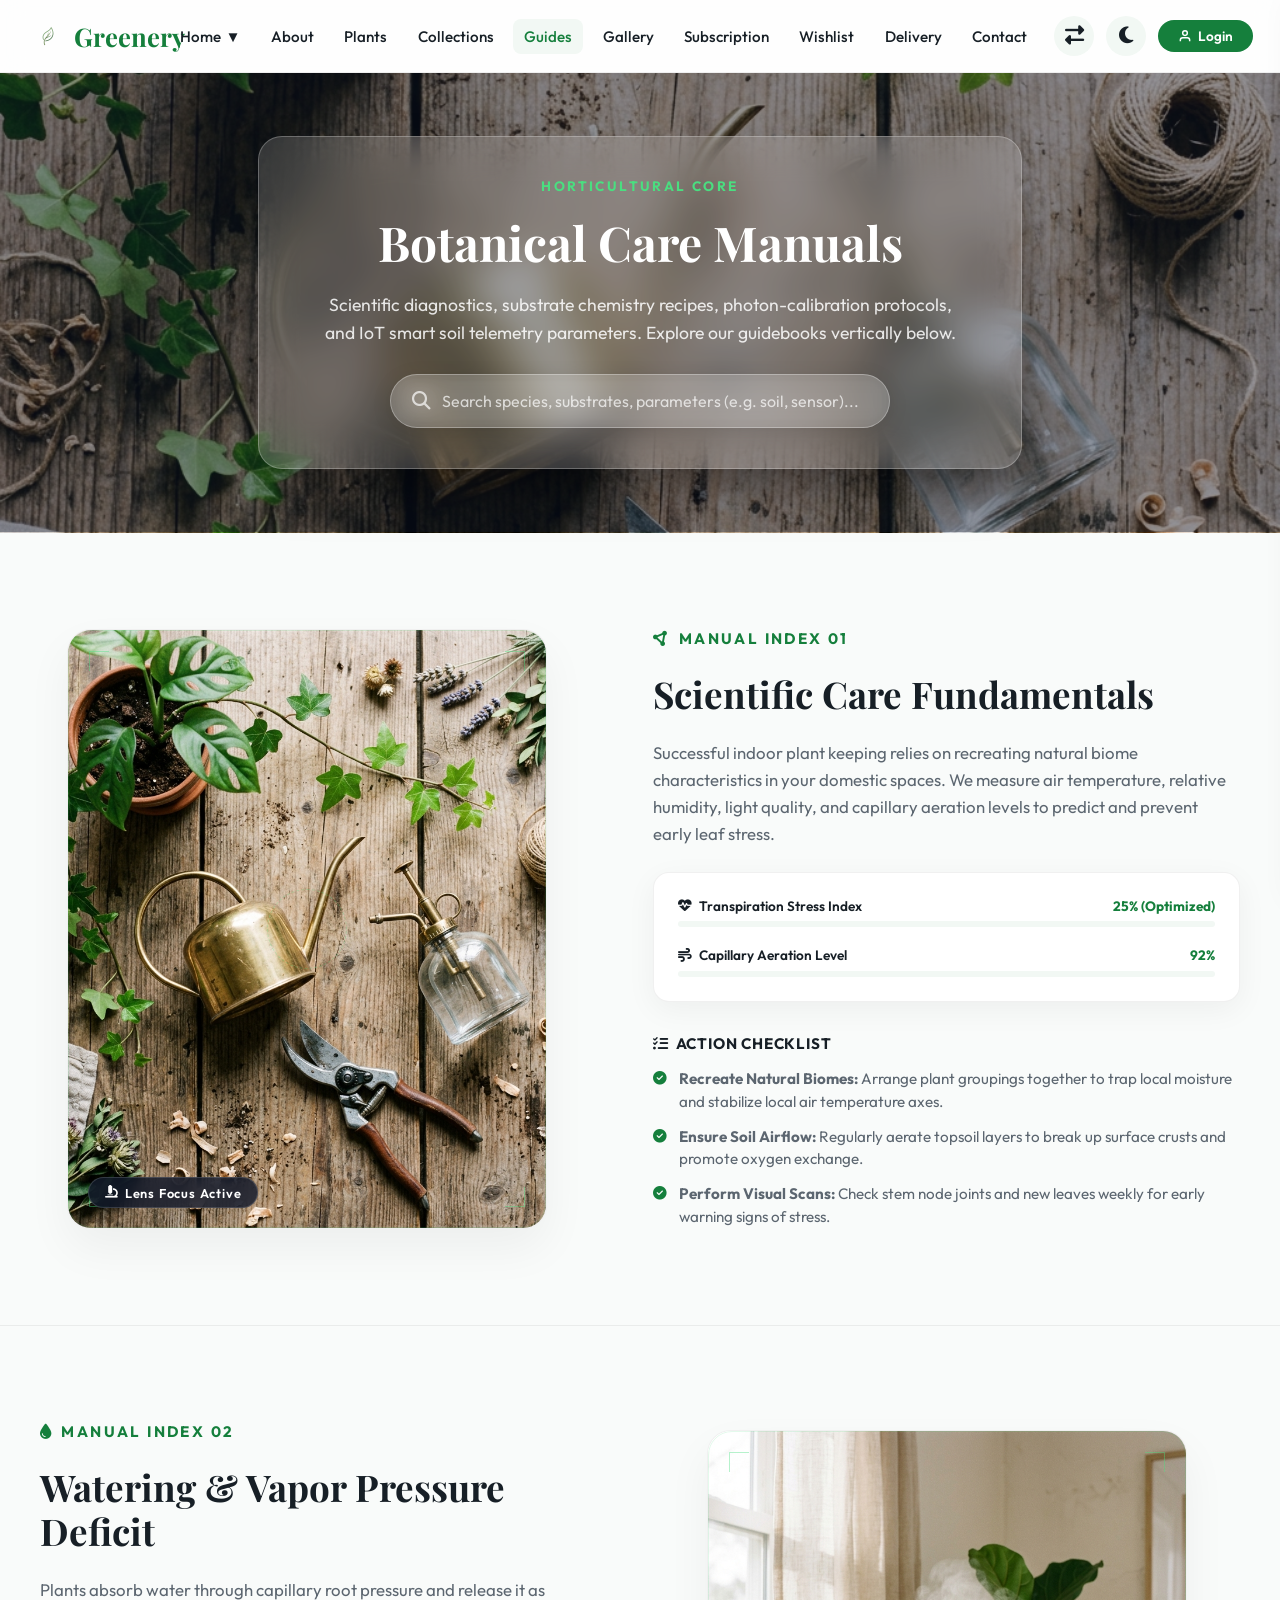
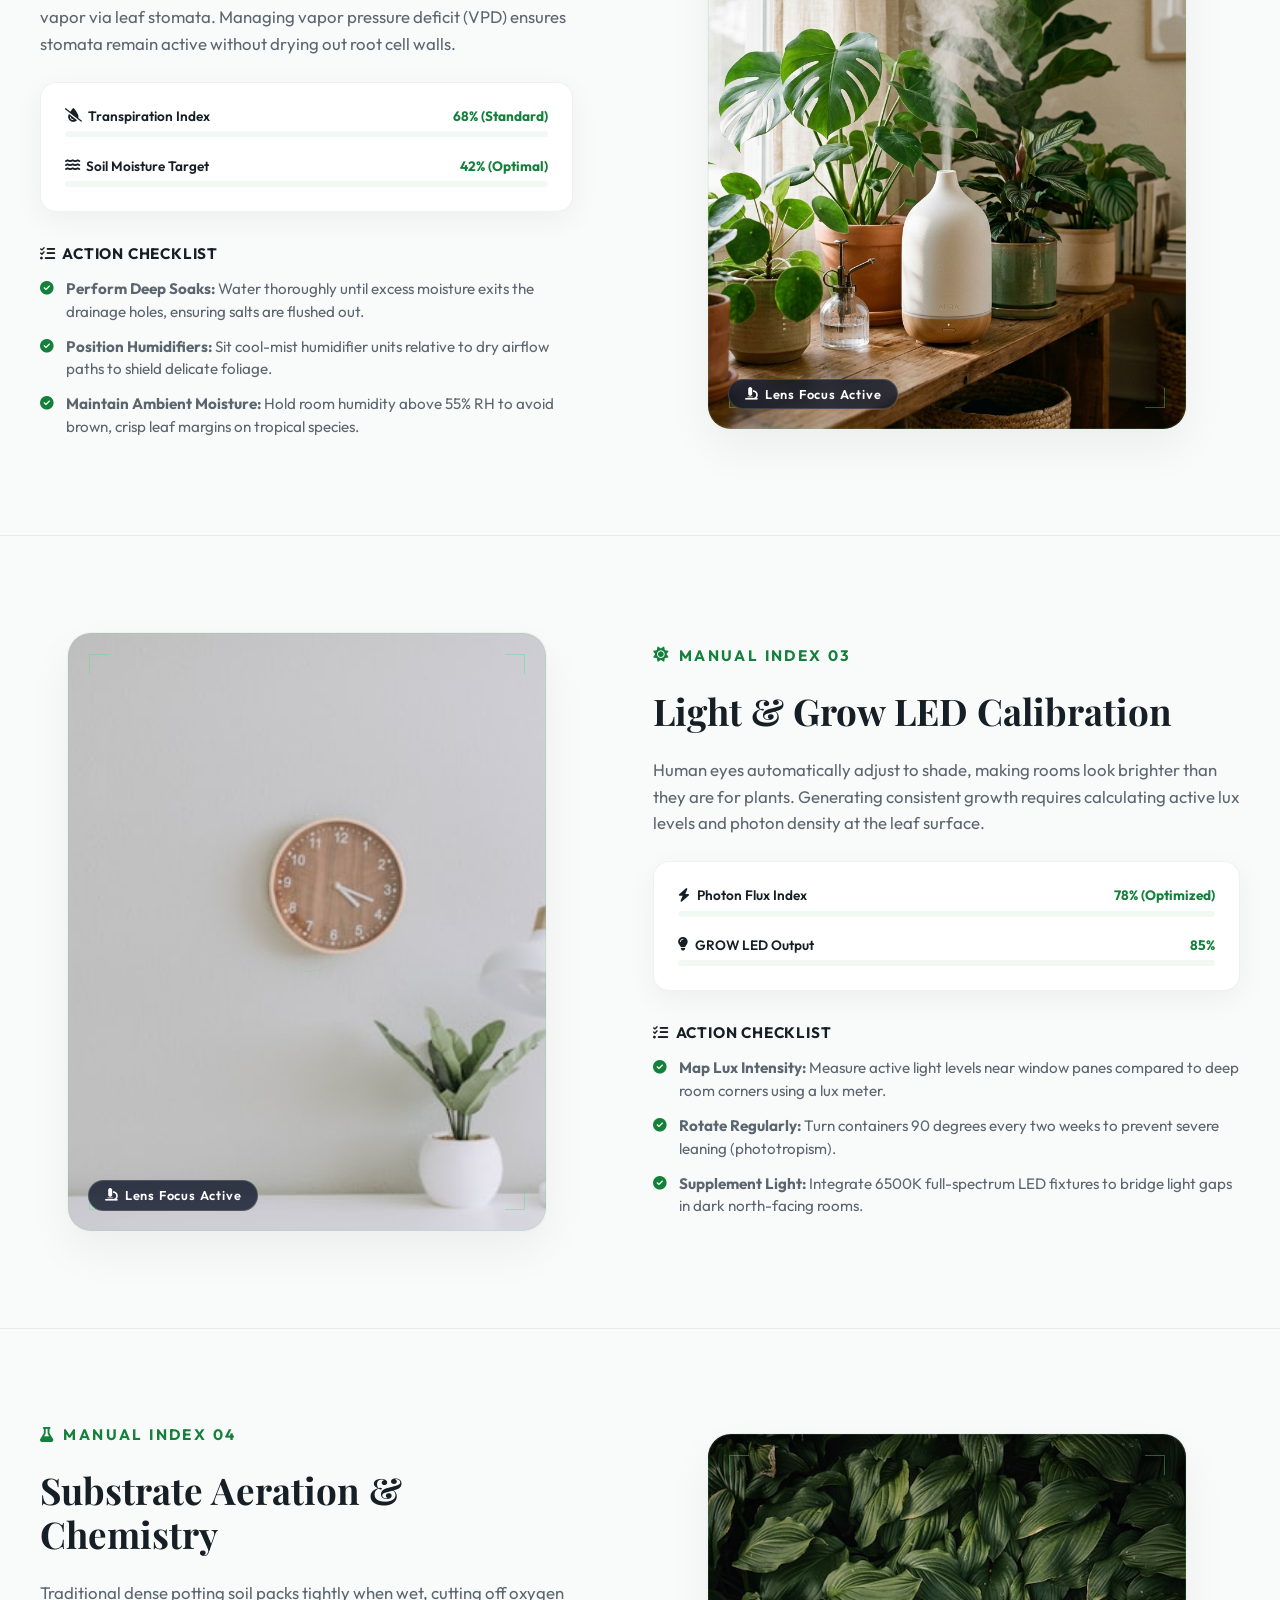
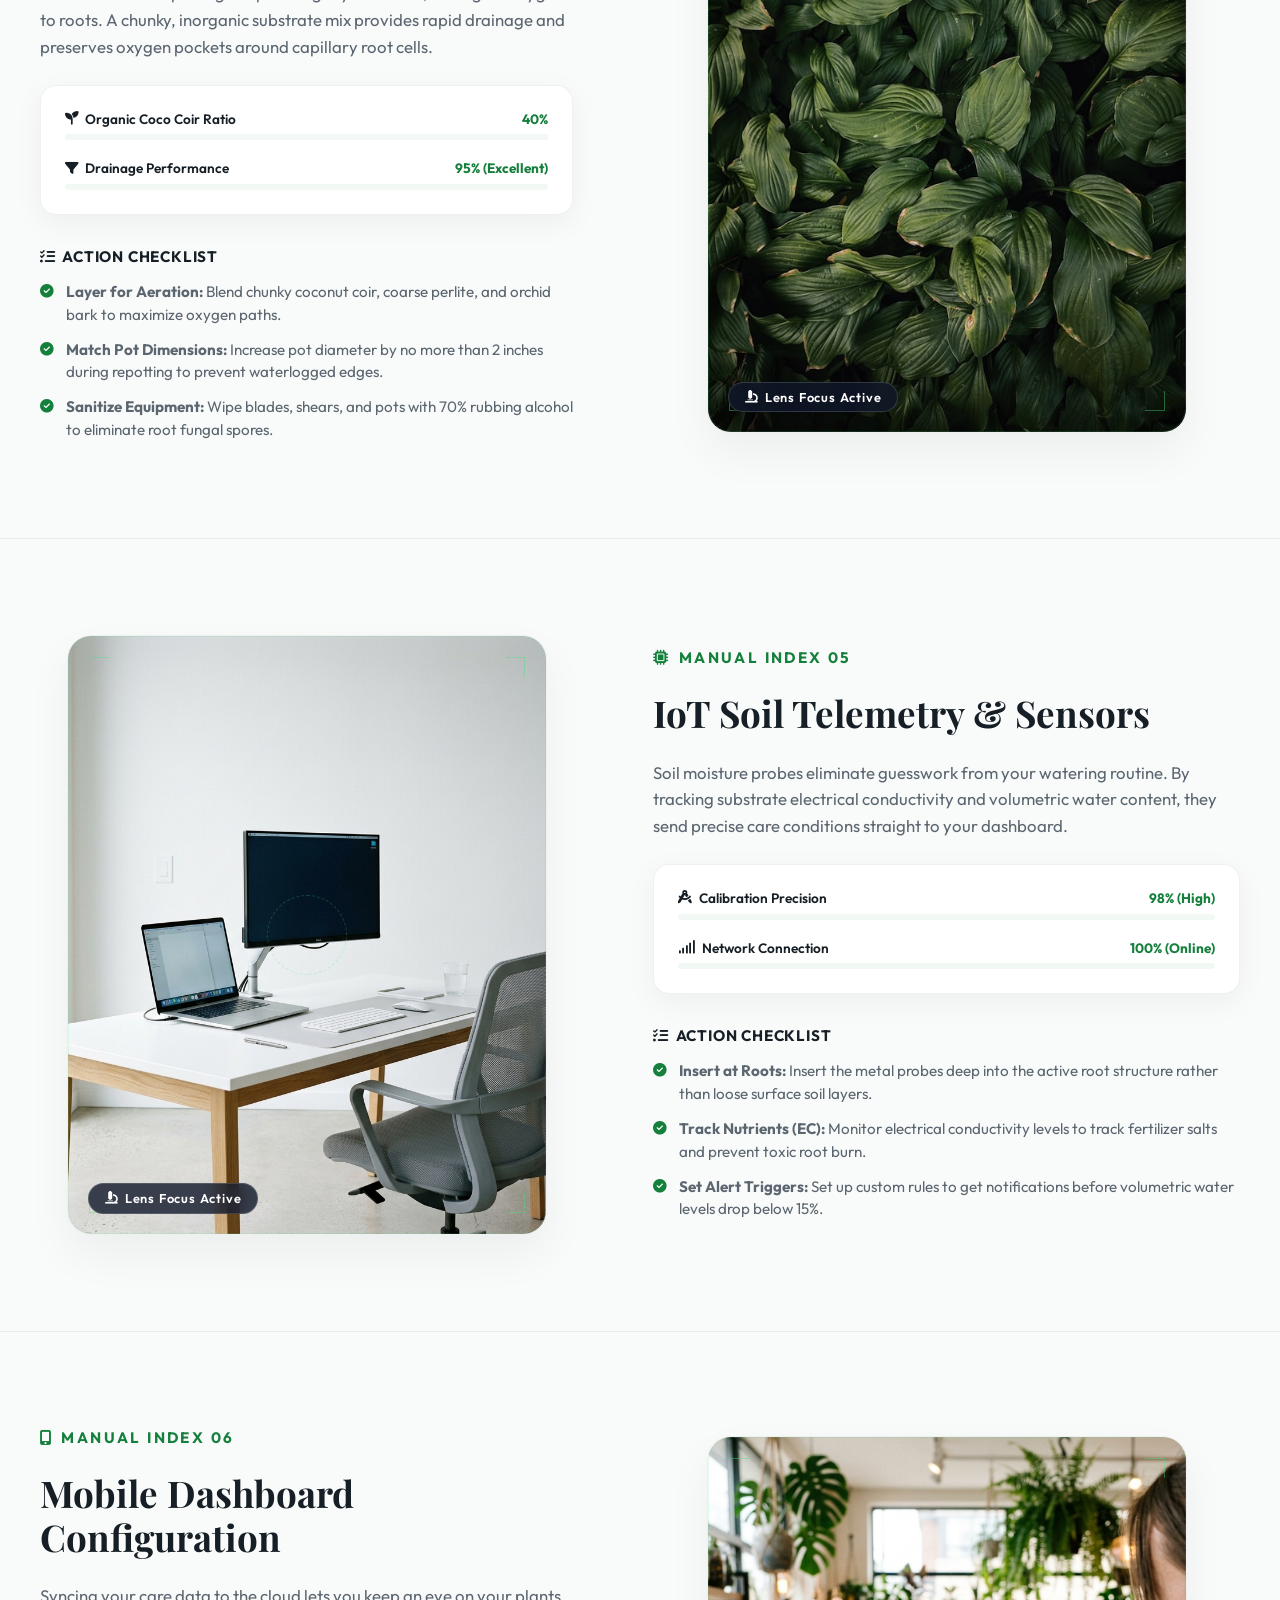
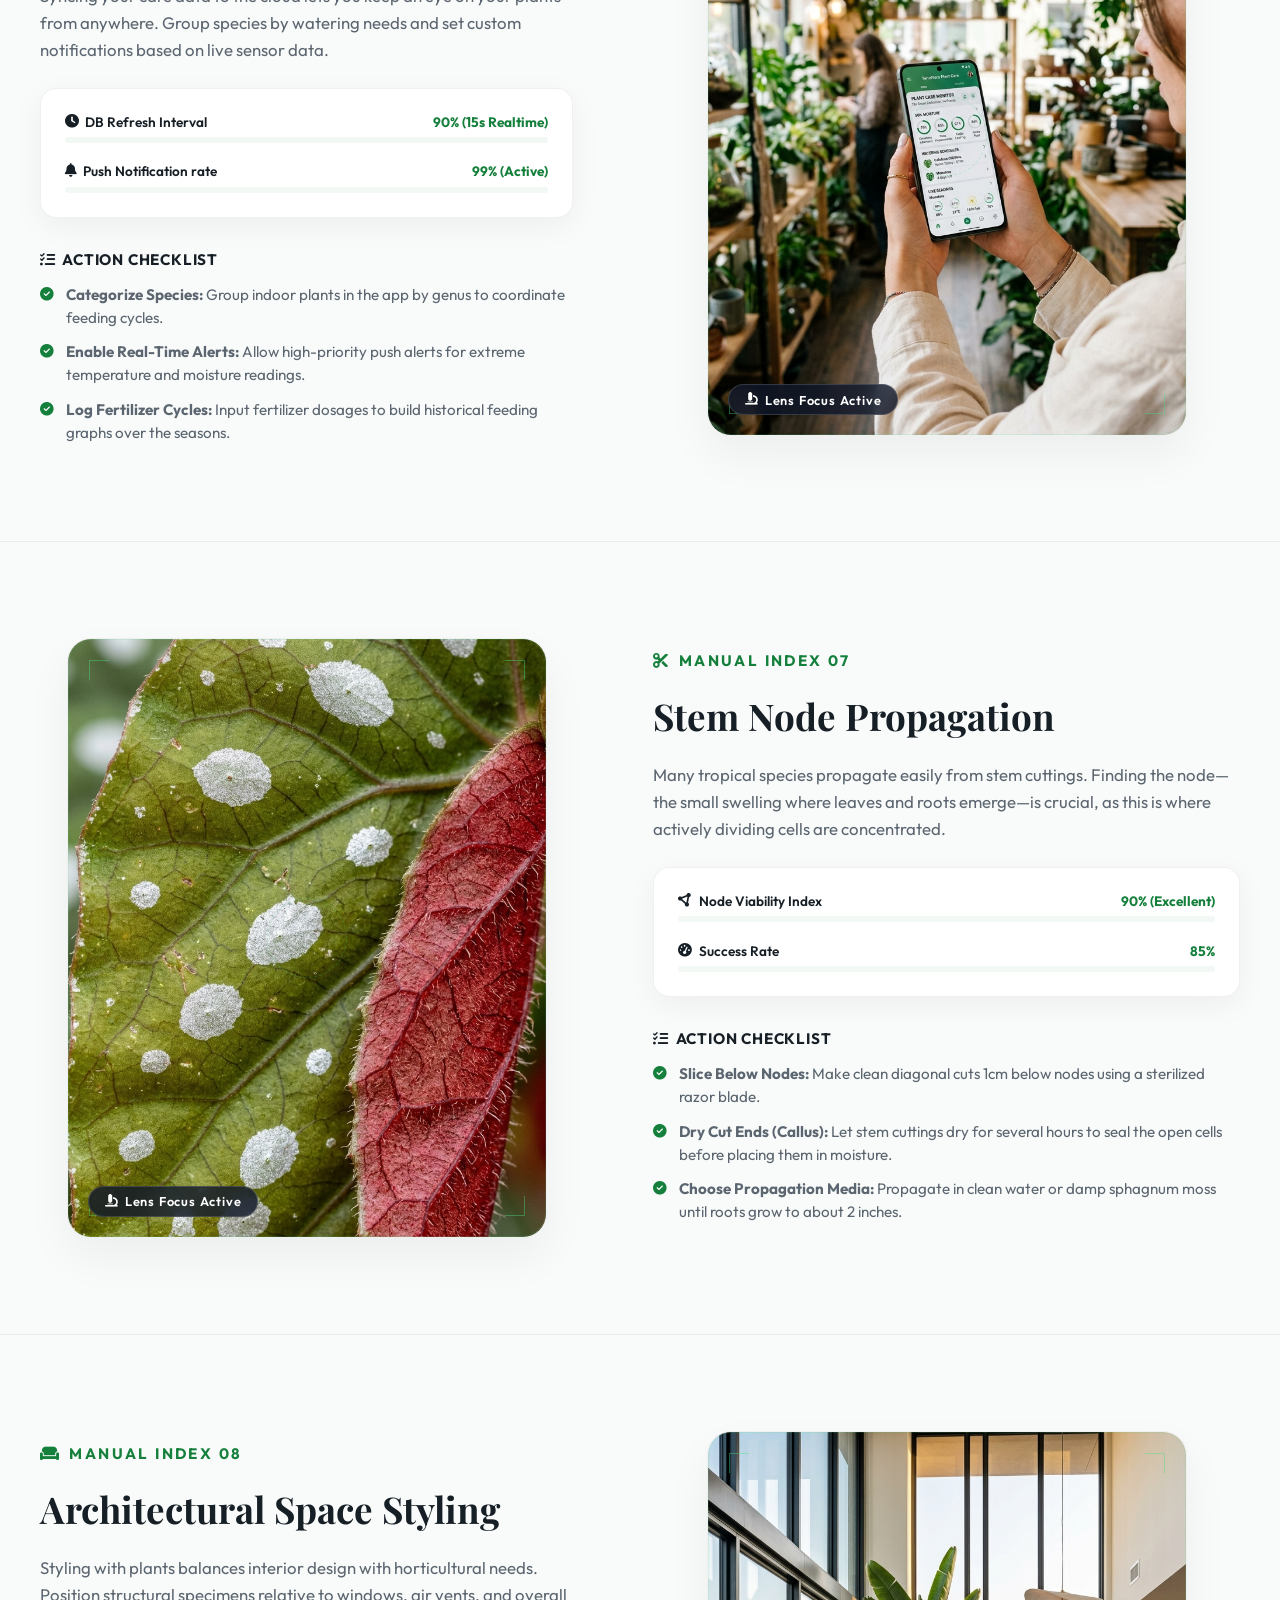
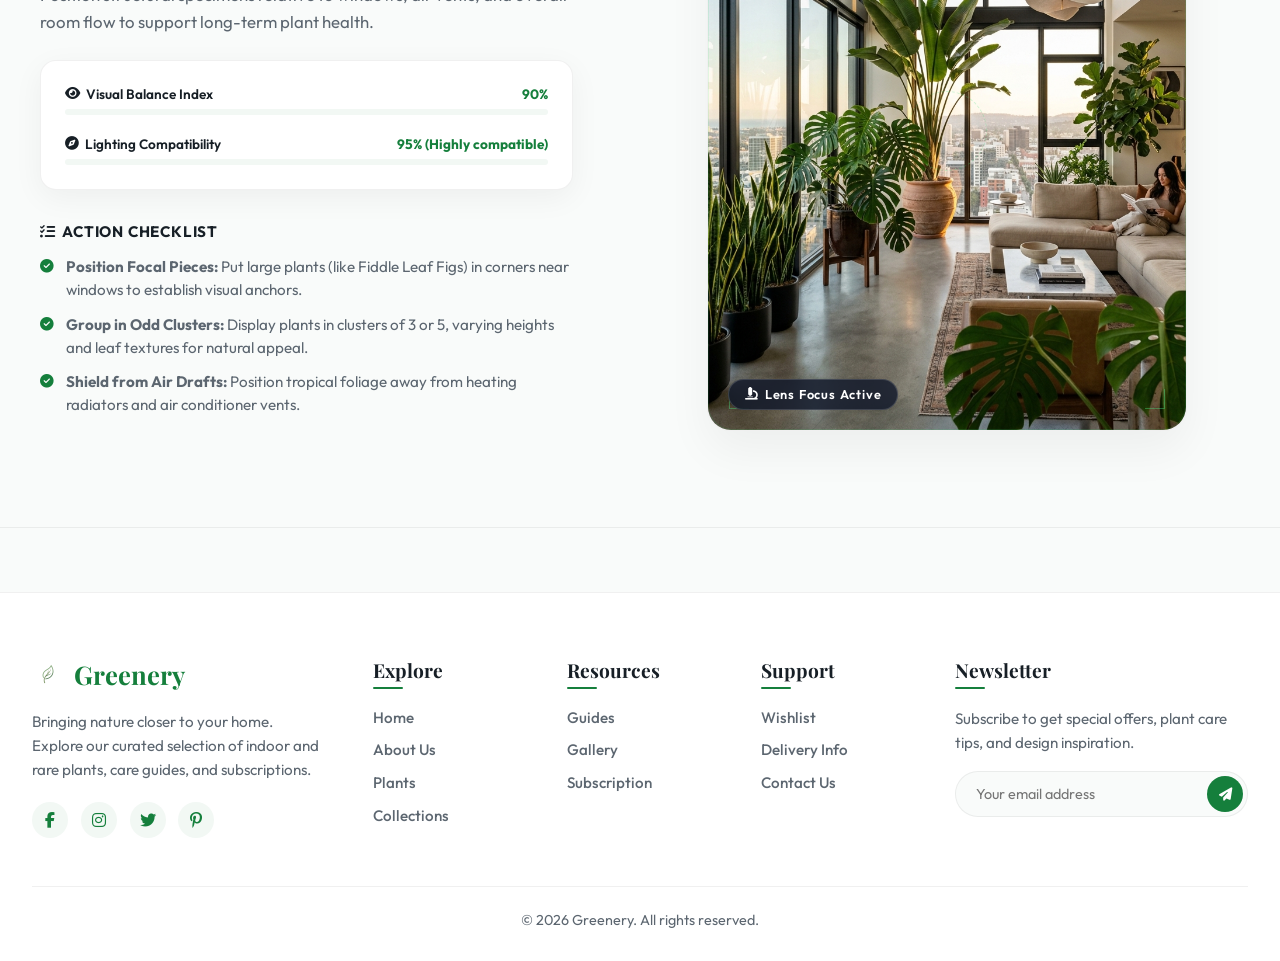
<file: guides.html>
<!DOCTYPE html>
<html lang="en" data-theme="light" dir="ltr">
<head>
  <link rel="icon" type="image/svg+xml" href="favicon.svg">
  <meta charset="UTF-8">
  <meta name="viewport" content="width=device-width, initial-scale=1.0">
  <link rel="stylesheet" href="https://cdnjs.cloudflare.com/ajax/libs/font-awesome/6.4.0/css/all.min.css">
  <title>Botanical Care Manuals - Greenery</title>
  <style>
    /* Google Fonts */
    @import url('https://fonts.googleapis.com/css2?family=Outfit:wght@300;400;500;600;700&family=Playfair+Display:ital,wght@0,400;0,600;0,700;1,400&display=swap');

    /* Color variables & Design System */
    :root {
      --primary: hsl(142, 72%, 29%);
      --primary-hover: hsl(142, 72%, 24%);
      --primary-light: hsl(142, 30%, 96%);
      --accent: hsl(38, 85%, 50%);
      --bg-color: hsl(140, 20%, 98%);
      --text-color: hsl(210, 24%, 12%);
      --text-muted: hsl(210, 10%, 40%);
      --navbar-bg: rgba(255, 255, 255, 0.75);
      --navbar-border: rgba(0, 0, 0, 0.06);
      --shadow-color: rgba(0, 0, 0, 0.05);
      --card-bg: hsl(0, 0%, 100%);
      --border-radius: 12px;
      --transition-speed: 0.3s;
      --font-sans: 'Outfit', sans-serif;
      --font-serif: 'Playfair Display', serif;
      --badge-bg: hsl(355, 84%, 55%);
    }

    /* Dark Mode Overrides */
    html[data-theme="dark"] {
      --primary: hsl(142, 60%, 45%);
      --primary-hover: hsl(142, 60%, 55%);
      --primary-light: hsl(142, 20%, 15%);
      --accent: hsl(38, 90%, 60%);
      --bg-color: hsl(220, 20%, 8%);
      --text-color: hsl(210, 20%, 98%);
      --text-muted: hsl(210, 10%, 70%);
      --navbar-bg: rgba(15, 23, 42, 0.75);
      --navbar-border: rgba(255, 255, 255, 0.08);
      --shadow-color: rgba(0, 0, 0, 0.3);
      --card-bg: hsl(220, 20%, 13%);
    }

    /* General resets */
    *, *::before, *::after {
      box-sizing: border-box;
      margin: 0;
      padding: 0;
    }

    body {
      font-family: var(--font-sans);
      background-color: var(--bg-color);
      color: var(--text-color);
      transition: background-color var(--transition-speed) ease, color var(--transition-speed) ease;
      overflow-x: clip;
    }

    a {
      color: inherit;
      text-decoration: none;
      transition: color var(--transition-speed) ease;
    }

    ul {
      list-style: none;
    }

    button {
      background: none;
      border: none;
      cursor: pointer;
      font-family: inherit;
      color: inherit;
      display: flex;
      align-items: center;
      justify-content: center;
    }

    /* App Header & Wrapper */
    .app-header {
      position: sticky;
      top: 0;
      z-index: 100;
      width: 100%;
      background: var(--navbar-bg);
      backdrop-filter: blur(12px);
      -webkit-backdrop-filter: blur(12px);
      border-bottom: 1px solid var(--navbar-border);
      transition: all var(--transition-speed) cubic-bezier(0.4, 0, 0.2, 1);
    }

    .app-header.scrolled {
      box-shadow: 0 10px 30px -10px var(--shadow-color);
      backdrop-filter: blur(20px);
      -webkit-backdrop-filter: blur(20px);
    }

    .app-header.scrolled .navbar {
      padding-block: 0.6rem;
    }

    /* Main Navigation Bar (Clean 3-Column Grid) */
    .navbar {
      display: grid;
      grid-template-columns: 1fr auto 1fr;
      align-items: center;
      padding-inline: 2rem;
      padding-block: 1rem;
      transition: padding var(--transition-speed) cubic-bezier(0.4, 0, 0.2, 1);
      max-width: 1440px;
      margin: 0 auto;
      gap: 1rem;
    }

    /* Logo Design - Left Column */
    .logo {
      display: flex;
      align-items: center;
      gap: 0.6rem;
      font-family: var(--font-serif);
      font-weight: 700;
      font-size: 1.6rem;
      color: var(--primary);
      justify-self: start;
    }

    .logo svg, .logo-img {
      height: 32px;
      width: auto;
      transition: transform var(--transition-speed) ease;
    }

    .logo:hover svg, .logo:hover .logo-img {
      transform: rotate(-10deg) scale(1.1);
    }
    html[data-theme="dark"] .logo-img {
      filter: brightness(1.8) saturate(1.2);
    }

    /* Nav Menu Desktop - Centered Column */
    .nav-menu {
      display: flex;
      align-items: center;
      justify-self: center;
    }

    .nav-menu > ul {
      display: flex;
      align-items: center;
      gap: 0.5rem;
    }

    .nav-item {
      position: relative;
    }

    .nav-link {
      font-weight: 500;
      font-size: 0.95rem;
      padding: 0.5rem 0.7rem;
      color: var(--text-color);
      border-radius: 8px;
      display: flex;
      align-items: center;
      gap: 0.3rem;
      transition: all var(--transition-speed) ease;
      white-space: nowrap;
    }

    .nav-link:hover {
      color: var(--primary);
      background: var(--primary-light);
    }

    /* Dropdown Menu styling (Home) */
    .dropdown-menu {
      position: absolute;
      top: 100%;
      left: 50%;
      transform: translateX(-50%) translateY(10px);
      background: var(--card-bg);
      min-width: 160px;
      box-shadow: 0 10px 30px var(--shadow-color);
      border: 1px solid var(--navbar-border);
      border-radius: var(--border-radius);
      opacity: 0;
      visibility: hidden;
      transition: all 0.25s cubic-bezier(0.4, 0, 0.2, 1);
      padding: 0.5rem;
      z-index: 101;
    }

    .nav-item:hover .dropdown-menu {
      opacity: 1;
      visibility: visible;
      transform: translateX(-50%) translateY(0);
    }

    .dropdown-link {
      display: block;
      padding: 0.6rem 1rem;
      font-weight: 500;
      font-size: 0.9rem;
      border-radius: 8px;
      transition: all var(--transition-speed) ease;
      white-space: nowrap;
    }

    .dropdown-link:hover {
      background: var(--primary-light);
      color: var(--primary);
      padding-inline-start: 1.25rem;
    }

    /* Wishlist Badge */
    .wishlist-link {
      display: flex;
      align-items: center;
      gap: 0.4rem;
    }

    .badge {
      background: var(--badge-bg);
      color: white;
      font-size: 0.7rem;
      font-weight: 700;
      padding: 0.15rem 0.45rem;
      border-radius: 10px;
      display: inline-flex;
      align-items: center;
      justify-content: center;
    }

    /* Utilities - Right Column */
    .nav-utilities {
      display: flex;
      align-items: center;
      gap: 0.75rem;
      justify-self: end;
    }

    /* Clean circular icon buttons */
    .icon-btn {
      width: 40px;
      height: 40px;
      border-radius: 50%;
      background: var(--primary-light);
      color: var(--text-color);
      font-size: 1.2rem;
      transition: all var(--transition-speed) cubic-bezier(0.4, 0, 0.2, 1);
      position: relative;
    }

    .icon-btn:hover {
      transform: scale(1.08) translateY(-1px);
      box-shadow: 0 4px 12px var(--shadow-color);
      background: var(--primary);
      color: white;
    }

    .icon-btn svg {
      width: 20px;
      height: 20px;
      fill: none;
      stroke: currentColor;
      stroke-width: 2;
      stroke-linecap: round;
      stroke-linejoin: round;
      transition: transform var(--transition-speed) ease;
    }

    .icon-btn i {
      transition: transform var(--transition-speed) ease;
    }

    .icon-btn:hover svg,
    .icon-btn:hover i {
      transform: rotate(15deg);
    }

    /* Active state indicator styles */
    .icon-btn.active {
      background: var(--primary);
      color: white;
    }

    /* Login pill-shaped button */
    .login-btn {
      background: var(--primary);
      color: white;
      border-radius: 20px;
      padding: 0.45rem 1.25rem;
      font-weight: 600;
      font-size: 0.85rem;
      transition: all var(--transition-speed) ease;
      display: flex;
      align-items: center;
      gap: 0.35rem;
      white-space: nowrap;
    }

    .login-btn:hover {
      background: var(--primary-hover);
      transform: translateY(-1px);
      box-shadow: 0 4px 12px rgba(0, 0, 0, 0.15);
    }

    .login-btn svg {
      width: 14px;
      height: 14px;
      fill: none;
      stroke: currentColor;
      stroke-width: 2.5;
    }

    html[data-theme="dark"] .login-btn:hover {
      box-shadow: 0 4px 12px rgba(142, 60, 45, 0.3);
    }

    /* Hamburger Toggle */
    .hamburger-toggle {
      display: none;
      font-size: 1.6rem;
      color: var(--text-color);
      z-index: 105;
      padding: 0.2rem;
    }

    /* Side Drawer (Mobile Nav) */
    .mobile-drawer {
      position: fixed;
      top: 0;
      right: -320px;
      width: 300px;
      height: 100vh;
      background: var(--card-bg);
      box-shadow: -10px 0 30px var(--shadow-color);
      z-index: 1000;
      display: flex;
      flex-direction: column;
      padding: 2rem;
      transition: right 0.3s cubic-bezier(0.4, 0, 0.2, 1);
      overflow-y: auto;
    }

    .mobile-drawer.open {
      right: 0;
    }

    html[dir="rtl"] .mobile-drawer {
      right: auto;
      left: -320px;
      box-shadow: 10px 0 30px var(--shadow-color);
    }

    html[dir="rtl"] .mobile-drawer.open {
      left: 0;
      right: auto;
    }

    /* Overlay for Mobile Drawer */
    .drawer-overlay {
      position: fixed;
      inset: 0;
      background: rgba(0, 0, 0, 0.4);
      backdrop-filter: blur(4px);
      opacity: 0;
      visibility: hidden;
      z-index: 999;
      transition: all var(--transition-speed) ease;
    }

    .drawer-overlay.active {
      opacity: 1;
      visibility: visible;
    }

    /* --- RTL LAYOUT SYSTEM --- */
    html[dir="rtl"] .dropdown-menu {
      left: 50%;
      transform: translateX(-50%) translateY(10px);
    }

    html[dir="rtl"] .mobile-drawer {
      right: auto;
      left: -320px;
      box-shadow: 10px 0 30px var(--shadow-color);
    }

    html[dir="rtl"] .mobile-drawer.open {
      left: 0;
      right: auto;
    }

    html[dir="rtl"] .dropdown-link:hover {
      padding-inline-start: 1rem;
      padding-inline-end: 1.25rem;
    }

    html[dir="rtl"] .arrow-icon {
      transform: scaleX(-1);
    }

    /* Responsive Breakpoint for Mobile layout */
    @media (max-width: 1200px) {
      .navbar {
        display: flex;
        justify-content: space-between;
        padding-inline: 1.5rem;
      }
      .nav-menu {
        display: none;
      }
      .nav-utilities .icon-btn,
      .nav-utilities .login-btn {
        display: none;
      }
      .hamburger-toggle {
        display: flex;
      }
    }

    .drawer-header {
      display: flex;
      align-items: center;
      justify-content: space-between;
      border-bottom: 1px solid var(--navbar-border);
      padding-bottom: 1.2rem;
    }

    .drawer-close {
      font-size: 2rem;
      width: 36px;
      height: 36px;
      border-radius: 50%;
      background: var(--primary-light);
      color: var(--primary);
      display: flex;
      align-items: center;
      justify-content: center;
      transition: all var(--transition-speed) ease;
    }

    .drawer-close:hover {
      background: var(--primary);
      color: white;
    }

    .mobile-nav-list {
      display: flex;
      flex-direction: column;
      gap: 0.5rem;
      overflow-y: auto;
      flex: 1;
    }

    .mobile-nav-item {
      display: flex;
      flex-direction: column;
    }

    .mobile-nav-link {
      padding: 0.8rem 1rem;
      font-size: 1.05rem;
      font-weight: 500;
      border-radius: 8px;
      display: flex;
      justify-content: space-between;
      align-items: center;
      transition: all var(--transition-speed) ease;
    }

    .mobile-nav-link:hover {
      background: var(--primary-light);
      color: var(--primary);
    }

    .mobile-nav-link.active

    html[dir="rtl"]

    .drawer-utilities {
      border-top: 1px solid var(--navbar-border);
      padding-top: 1.5rem;
      display: flex;
      flex-direction: column;
      gap: 1.2rem;
    }

    .mobile-toggles {
      display: flex;
      gap: 1rem;
      justify-content: center;
    }

    .drawer-utilities .login-btn {
      justify-content: center;
      width: 100%;
    }

    /* Common Section Styles */
    section {
      padding: 4rem 2rem;
      max-width: 1440px;
      margin: 0 auto;
      transition: background-color var(--transition-speed) ease;
    }

    /* ==========================================
       Guides Page Specific Styles
       ========================================== */

    /* Stunning Hero Section with Glassmorphic Overlay */
    .guides-hero-section {
      position: relative;
      width: 100%;
      height: 460px;
      background: url('./images/plant_care_guide.png') no-repeat center center;
      background-size: cover;
      display: flex;
      align-items: center;
      justify-content: center;
      padding: 2rem;
      border-bottom: 1px solid var(--navbar-border);
    }

    .hero-bg-overlay {
      position: absolute;
      top: 0;
      left: 0;
      right: 0;
      bottom: 0;
      background: rgba(15, 23, 42, 0.45);
      z-index: 1;
    }

    .hero-glass-card {
      position: relative;
      z-index: 2;
      background: rgba(255, 255, 255, 0.15);
      backdrop-filter: blur(20px);
      -webkit-backdrop-filter: blur(20px);
      border: 1px solid rgba(255, 255, 255, 0.25);
      border-radius: 24px;
      padding: 2.5rem 3.5rem;
      max-width: 800px;
      text-align: center;
      box-shadow: 0 25px 50px -12px rgba(0,0,0,0.5);
      display: flex;
      flex-direction: column;
      align-items: center;
      gap: 1.2rem;
      color: white;
    }

    html[data-theme="dark"] .hero-glass-card {
      background: rgba(15, 23, 42, 0.45);
      border-color: rgba(255, 255, 255, 0.1);
    }

    .hero-badge {
      font-size: 0.85rem;
      font-weight: 700;
      text-transform: uppercase;
      letter-spacing: 0.15rem;
      color: #4ade80;
    }

    .hero-glass-card h1 {
      font-family: var(--font-serif);
      font-size: 3rem;
      font-weight: 700;
      line-height: 1.2;
    }

    .hero-glass-card p {
      font-size: 1.1rem;
      line-height: 1.6;
      color: rgba(255, 255, 255, 0.85);
      max-width: 650px;
    }

    /* Search Box styling */
    .search-box {
      width: 100%;
      max-width: 500px;
      position: relative;
      margin-top: 0.5rem;
    }

    .search-box input {
      width: 100%;
      padding: 1rem 1.5rem 1rem 3.2rem;
      border: 1px solid rgba(255, 255, 255, 0.3);
      border-radius: 30px;
      background: rgba(255, 255, 255, 0.15);
      backdrop-filter: blur(10px);
      -webkit-backdrop-filter: blur(10px);
      color: white;
      font-family: inherit;
      font-size: 1rem;
      outline: none;
      box-shadow: 0 4px 20px rgba(0, 0, 0, 0.1);
      transition: all var(--transition-speed) ease;
    }

    .search-box input::placeholder {
      color: rgba(255, 255, 255, 0.7);
    }

    .search-box input:focus {
      background: rgba(255, 255, 255, 0.95);
      color: hsl(210, 24%, 12%);
      border-color: var(--primary);
      box-shadow: 0 10px 30px rgba(0, 0, 0, 0.25);
    }

    .search-box input:focus + .search-icon {
      color: var(--primary);
    }

    .search-icon {
      position: absolute;
      left: 1.4rem;
      top: 50%;
      transform: translateY(-50%);
      color: rgba(255, 255, 255, 0.7);
      font-size: 1.15rem;
      transition: color var(--transition-speed) ease;
    }

    html[dir="rtl"] .search-box input {
      padding: 1rem 3.2rem 1rem 1.5rem;
    }
    html[dir="rtl"] .search-icon {
      left: auto;
      right: 1.4rem;
    }

    /* Sticky Table of Contents Sub-menu */
    .toc-bar {
      position: sticky;
      top: 72px;
      z-index: 99;
      background: var(--navbar-bg);
      backdrop-filter: blur(12px);
      -webkit-backdrop-filter: blur(12px);
      border-bottom: 1px solid var(--navbar-border);
      padding: 0.8rem 2rem;
      overflow-x: auto;
      white-space: nowrap;
      display: flex;
      justify-content: center;
      gap: 1.2rem;
      scrollbar-width: none;
      transition: top var(--transition-speed) cubic-bezier(0.4, 0, 0.2, 1);
    }

    .toc-bar::-webkit-scrollbar {
      display: none;
    }

    .toc-link {
      font-size: 0.88rem;
      font-weight: 600;
      color: var(--text-muted);
      padding: 0.4rem 0.9rem;
      border-radius: 20px;
      border: 1px solid transparent;
      transition: all var(--transition-speed) ease;
    }

    .toc-link:hover {
      color: var(--primary);
    }

    .toc-link.active {
      color: var(--primary);
      background: var(--primary-light);
      border-color: var(--navbar-border);
    }

    /* Section Container Layout */
    .guides-container {
      width: 100%;
      display: flex;
      flex-direction: column;
    }

    .guide-section {
      width: 100%;
      padding: 6rem 2rem;
      border-bottom: 1px solid var(--navbar-border);
      transition: opacity 0.5s cubic-bezier(0.4, 0, 0.2, 1), 
                  max-height 0.5s cubic-bezier(0.4, 0, 0.2, 1), 
                  padding 0.5s cubic-bezier(0.4, 0, 0.2, 1), 
                  border-color 0.5s ease;
      max-height: 2000px;
      opacity: 1;
      overflow: visible;
    }

    .guide-section.collapsed {
      opacity: 0;
      max-height: 0 !important;
      padding-top: 0 !important;
      padding-bottom: 0 !important;
      border-bottom-color: transparent;
      overflow: hidden;
      pointer-events: none;
    }

    .guide-grid {
      display: grid;
      grid-template-columns: 1fr 1.1fr;
      align-items: center;
      gap: 5rem;
      max-width: 1200px;
      margin: 0 auto;
    }

    .guide-img-col {
      display: flex;
      justify-content: center;
      align-items: center;
    }

    /* Visual Glassmorphic Frame */
    .guide-img-wrapper {
      position: relative;
      border-radius: 24px;
      overflow: hidden;
      box-shadow: 0 20px 45px var(--shadow-color);
      width: 100%;
      max-width: 480px;
      aspect-ratio: 4/5;
      border: 1px solid var(--navbar-border);
      background: var(--card-bg);
      transition: transform 0.5s cubic-bezier(0.4, 0, 0.2, 1);
    }

    .guide-img-wrapper:hover {
      transform: translateY(-5px) scale(1.01);
    }

    .guide-img {
      width: 100%;
      height: 100%;
      object-fit: cover;
      transition: transform 0.6s cubic-bezier(0.4, 0, 0.2, 1);
    }

    .guide-img-wrapper:hover .guide-img {
      transform: scale(1.06);
    }

    /* Tech lens crosshair overlays */
    .lens-overlay {
      position: absolute;
      top: 0;
      left: 0;
      width: 100%;
      height: 100%;
      pointer-events: none;
      border: 1px solid rgba(74, 222, 128, 0.15);
      border-radius: 24px;
      box-sizing: border-box;
    }

    .lens-crosshair {
      position: absolute;
      width: 20px;
      height: 20px;
      border: 1px solid rgba(74, 222, 128, 0.4);
    }
    .lens-crosshair-tl { top: 20px; left: 20px; border-right: none; border-bottom: none; }
    .lens-crosshair-tr { top: 20px; right: 20px; border-left: none; border-bottom: none; }
    .lens-crosshair-bl { bottom: 20px; left: 20px; border-right: none; border-top: none; }
    .lens-crosshair-br { bottom: 20px; right: 20px; border-left: none; border-top: none; }

    .lens-reticle {
      position: absolute;
      top: 50%;
      left: 50%;
      width: 80px;
      height: 80px;
      border: 1px dashed rgba(74, 222, 128, 0.25);
      border-radius: 50%;
      transform: translate(-50%, -50%);
      animation: spin-reticle 25s linear infinite;
    }

    @keyframes spin-reticle {
      from { transform: translate(-50%, -50%) rotate(0deg); }
      to { transform: translate(-50%, -50%) rotate(360deg); }
    }

    .guide-img-badge {
      position: absolute;
      bottom: 20px;
      left: 20px;
      background: rgba(15, 23, 42, 0.8);
      backdrop-filter: blur(8px);
      -webkit-backdrop-filter: blur(8px);
      color: white;
      padding: 0.4rem 1rem;
      border-radius: 30px;
      font-size: 0.8rem;
      font-weight: 600;
      border: 1px solid rgba(255, 255, 255, 0.15);
      display: flex;
      align-items: center;
      gap: 0.4rem;
      letter-spacing: 0.05rem;
    }

    html[dir="rtl"] .guide-img-badge {
      left: auto;
      right: 20px;
    }

    /* Content styling */
    .guide-text-col {
      display: flex;
      flex-direction: column;
      gap: 1.5rem;
    }

    .guide-num {
      font-size: 0.95rem;
      font-weight: 700;
      color: var(--primary);
      text-transform: uppercase;
      letter-spacing: 0.15rem;
      display: flex;
      align-items: center;
      gap: 0.5rem;
    }

    .guide-title {
      font-family: var(--font-serif);
      font-size: 2.3rem;
      line-height: 1.2;
      color: var(--text-color);
    }

    .guide-desc {
      color: var(--text-muted);
      font-size: 1.05rem;
      line-height: 1.6;
    }

    /* Telemetry Metrics */
    .guide-metrics {
      display: flex;
      flex-direction: column;
      gap: 1.2rem;
      background: var(--card-bg);
      border: 1px solid var(--navbar-border);
      padding: 1.5rem;
      border-radius: 16px;
      box-shadow: 0 8px 30px var(--shadow-color);
      transition: background-color var(--transition-speed) ease;
    }

    .metric-row {
      display: flex;
      flex-direction: column;
      gap: 0.4rem;
    }

    .metric-header {
      display: flex;
      justify-content: space-between;
      align-items: center;
      font-size: 0.85rem;
      font-weight: 600;
      color: var(--text-color);
    }

    .metric-name {
      display: flex;
      align-items: center;
      gap: 0.4rem;
    }

    .metric-val {
      color: var(--primary);
      font-weight: 700;
    }

    .metric-bar {
      width: 100%;
      height: 6px;
      background: var(--primary-light);
      border-radius: 30px;
      overflow: hidden;
    }

    html[data-theme="dark"] .metric-bar {
      background: rgba(255, 255, 255, 0.05);
    }

    .metric-bar-fill {
      height: 100%;
      background: var(--primary);
      border-radius: 30px;
      width: 0;
      transition: width 1.2s cubic-bezier(0.4, 0, 0.2, 1);
    }

    /* Checklist */
    .guide-checklist {
      display: flex;
      flex-direction: column;
      gap: 0.75rem;
      margin-top: 0.5rem;
    }

    .guide-checklist h4 {
      font-size: 0.95rem;
      font-weight: 700;
      color: var(--text-color);
      margin-bottom: 0.2rem;
      text-transform: uppercase;
      letter-spacing: 0.05rem;
      display: flex;
      align-items: center;
      gap: 0.4rem;
    }

    .checklist-item {
      display: flex;
      align-items: flex-start;
      gap: 0.75rem;
      font-size: 0.95rem;
      color: var(--text-muted);
      line-height: 1.5;
    }

    .checklist-item i {
      color: var(--primary);
      margin-top: 0.25rem;
      font-size: 0.85rem;
    }

    /* Floating utilities */
    .scroll-top-btn {
      position: fixed;
      bottom: 30px;
      right: 30px;
      width: 50px;
      height: 50px;
      border-radius: 50%;
      background: var(--primary);
      color: white;
      box-shadow: 0 10px 25px rgba(20, 83, 45, 0.3);
      z-index: 100;
      opacity: 0;
      visibility: hidden;
      transition: all var(--transition-speed) ease;
    }

    .scroll-top-btn.visible {
      opacity: 1;
      visibility: visible;
    }

    .scroll-top-btn:hover {
      background: var(--primary-hover);
      transform: translateY(-3px);
    }

    html[dir="rtl"] .scroll-top-btn {
      right: auto;
      left: 30px;
    }

    .no-results-msg {
      display: none;
      text-align: center;
      padding: 6rem 2rem;
      max-width: 600px;
      margin: 0 auto;
    }

    .no-results-msg i {
      font-size: 3rem;
      color: var(--primary);
      margin-bottom: 1.5rem;
      opacity: 0.5;
    }

    .no-results-msg h3 {
      font-family: var(--font-serif);
      font-size: 1.8rem;
      margin-bottom: 0.5rem;
    }

    .no-results-msg p {
      color: var(--text-muted);
    }

    /* Responsive adjustments */
    @media (max-width: 992px) {
      .toc-bar {
        top: 60px;
        justify-content: flex-start;
        padding-inline: 1rem;
      }
      .guide-grid {
        grid-template-columns: 1fr;
        gap: 3rem;
      }
      .guide-section {
        padding: 4rem 1.5rem;
      }
      /* On mobile, force the image to always sit above text */
      .guide-grid .guide-img-col {
        order: 1 !important;
      }
      .guide-grid .guide-text-col {
        order: 2 !important;
      }
      .hero-glass-card {
        padding: 2rem;
      }
      .hero-glass-card h1 {
        font-size: 2.2rem;
      }
    }

    /* Footer Styling */
    .app-footer {
      background-color: var(--card-bg);
      border-top: 1px solid var(--navbar-border);
      padding: 4rem 2rem 2rem;
      margin-top: 4rem;
      transition: background-color var(--transition-speed) ease, border-color var(--transition-speed) ease;
    }

    .footer-container {
      max-width: 1440px;
      margin: 0 auto;
      display: grid;
      grid-template-columns: 2fr 1fr 1fr 1fr 2fr;
      gap: 3rem;
      margin-bottom: 3rem;
    }

    .footer-info {
      display: flex;
      flex-direction: column;
      gap: 1.2rem;
    }

    .footer-description {
      font-size: 0.95rem;
      line-height: 1.6;
      color: var(--text-muted);
      max-width: 320px;
    }

    .social-links {
      display: flex;
      gap: 0.8rem;
    }

    .social-icon {
      width: 36px;
      height: 36px;
      border-radius: 50%;
      background: var(--primary-light);
      color: var(--primary);
      display: flex;
      align-items: center;
      justify-content: center;
      transition: all var(--transition-speed) ease;
      font-size: 1rem;
    }

    .social-icon:hover {
      background: var(--primary);
      color: white;
      transform: translateY(-2px);
    }

    .footer-menu-col h3 {
      font-family: var(--font-serif);
      font-size: 1.2rem;
      color: var(--text-color);
      margin-bottom: 1.5rem;
      position: relative;
    }

    .footer-menu-col h3::after {
      content: '';
      position: absolute;
      bottom: -6px;
      left: 0;
      width: 30px;
      height: 2px;
      background-color: var(--primary);
      border-radius: 2px;
    }

    html[dir="rtl"] .footer-menu-col h3::after {
      left: auto;
      right: 0;
    }

    .footer-menu-col ul {
      display: flex;
      flex-direction: column;
      gap: 0.8rem;
    }

    .footer-link {
      font-size: 0.95rem;
      font-weight: 500;
      color: var(--text-muted);
      transition: all var(--transition-speed) ease;
      position: relative;
      display: inline-block;
    }

    .footer-link:hover {
      color: var(--primary);
      transform: translateX(4px);
    }

    html[dir="rtl"] .footer-link:hover {
      transform: translateX(-4px);
    }

    .footer-bottom {
      border-top: 1px solid var(--navbar-border);
      padding-top: 1.5rem;
      text-align: center;
      font-size: 0.9rem;
      color: var(--text-muted);
    }

    /* Responsive Footer */
    @media (max-width: 992px) {
      .footer-container {
        grid-template-columns: 1fr 1fr;
        gap: 2rem;
      }
    }

    @media (max-width: 576px) {
      .footer-container {
        grid-template-columns: 1fr;
        gap: 2rem;
      }
      .footer-info {
        align-items: center;
        text-align: center;
      }
      .footer-description {
        max-width: 100%;
      }
      .footer-menu-col {
        text-align: center;
      }
      .footer-menu-col h3::after {
        left: 50%;
        transform: translateX(-50%);
      }
    }

    /* Newsletter Column Styling */
    .newsletter-col p {
      font-size: 0.95rem;
      line-height: 1.6;
      color: var(--text-muted);
      margin-bottom: 1rem;
    }

    .newsletter-form {
      display: flex;
      gap: 0.5rem;
      background: var(--bg-color);
      padding: 0.25rem;
      border: 1px solid var(--navbar-border);
      border-radius: 30px;
      transition: border-color var(--transition-speed) ease;
    }

    .newsletter-form:focus-within {
      border-color: var(--primary);
    }

    .newsletter-form input {
      flex: 1;
      background: none;
      border: none;
      padding: 0.5rem 1rem;
      font-family: inherit;
      font-size: 0.9rem;
      color: var(--text-color);
      outline: none;
    }

    .newsletter-form button {
      width: 36px;
      height: 36px;
      border-radius: 50%;
      background: var(--primary);
      color: white;
      transition: background-color var(--transition-speed) ease, transform var(--transition-speed) ease;
    }

    .newsletter-form button:hover {
      background: var(--primary-hover);
      transform: scale(1.05);
    }
  </style>
  <link rel="stylesheet" href="responsive.css">
</head>
<body>
  <!-- Single-Line App Header -->
  <header id="appHeader" class="app-header">
    <div class="navbar">
      <!-- Logo (Column 1 - Left) -->
      <a href="index.html" class="logo"><img src="images/logo.png" alt="Greenery" class="logo-img">Greenery</a>

      <!-- Desktop Navigation Menu (Column 2 - Exactly Centered) -->
      <nav class="nav-menu" aria-label="Main Navigation">
        <ul>
          <!-- Home Dropdown Link -->
          <li class="nav-item">
            <a href="#" class="nav-link active">
              Home <span class="arrow-icon">&#9660;</span>
            </a>
            <ul class="dropdown-menu">
              <li><a href="index.html" class="dropdown-link active">Home 1</a></li>
              <li><a href="home2.html" class="dropdown-link">Home 2</a></li>
            </ul>
          </li>
          <li class="nav-item"><a href="about.html" class="nav-link">About</a></li>
          <li class="nav-item"><a href="plants.html" class="nav-link">Plants</a></li>
          <li class="nav-item"><a href="collections.html" class="nav-link">Collections</a></li>
          <li class="nav-item"><a href="guides.html" class="nav-link">Guides</a></li>
          <li class="nav-item"><a href="gallery.html" class="nav-link">Gallery</a></li>
          <li class="nav-item"><a href="subscription.html" class="nav-link">Subscription</a></li>
          <li class="nav-item"><a href="wishlist.html" class="nav-link">Wishlist</a></li>
          <li class="nav-item"><a href="delivery.html" class="nav-link">Delivery</a></li>
          <li class="nav-item"><a href="contact.html" class="nav-link">Contact</a></li>
        </ul>
      </nav>

      <!-- Utilities (Column 3 - Right) -->
      <div class="nav-utilities">
        <!-- RTL Layout Toggle -->
        <button class="icon-btn" id="rtlToggleBtn" aria-label="Toggle Layout Direction" title="Toggle Layout Direction">
        <i class="fas fa-exchange-alt"></i>
      </button>
        <!-- Dark Mode Toggle -->
        <button id="themeToggle" class="icon-btn" aria-label="Toggle Color Theme" title="Toggle Color Theme">
          <i id="themeIcon" class="fa-solid fa-moon"></i>
        </button>

        <!-- Login Button -->
        <a href="login.html" class="login-btn" id="loginBtn">
          <svg viewBox="0 0 24 24" xmlns="http://www.w3.org/2000/svg">
            <path d="M20 21v-2a4 4 0 0 0-4-4H8a4 4 0 0 0-4 4v2" />
            <circle cx="12" cy="7" r="4" />
          </svg>
          Login
        </a>
        <!-- Hamburger Menu button (Mobile) -->
        <button id="hamburgerToggle" class="hamburger-toggle" aria-label="Open Navigation Drawer">
          &#9776;
        </button>
      </div>
    </div>
  </header>

  <!-- Mobile Navigation Drawer Overlay -->
  <div id="drawerOverlay" class="drawer-overlay"></div>

  <!-- Mobile Slide-out Drawer -->
  <div id="mobileDrawer" class="mobile-drawer" aria-modal="true" role="dialog">
    <div class="drawer-header">
      <a href="index.html" class="logo"><img src="images/logo.png" alt="Greenery" class="logo-img" style="height: 28px;">Greenery</a>
      <button id="drawerClose" class="drawer-close" aria-label="Close Navigation Drawer">
        &times;
      </button>
    </div>

    <!-- Mobile Navigation List -->
    <nav class="mobile-nav-list">
      <div class="mobile-nav-item">
        <a href="#" class="mobile-nav-link active" id="mobileDropdownBtn">
          Home <span class="mobile-dropdown-btn">&#9660;</span>
        </a>
        <ul class="mobile-dropdown-menu" id="mobileDropdownMenu">
          <li><a href="index.html" class="mobile-nav-link active">Home 1</a></li>
          <li><a href="home2.html" class="mobile-nav-link">Home 2</a></li>
        </ul>
      </div>
      <div class="mobile-nav-item"><a href="about.html" class="mobile-nav-link">About Us</a></div>
      <div class="mobile-nav-item"><a href="plants.html" class="mobile-nav-link">Plants</a></div>
      <div class="mobile-nav-item"><a href="collections.html" class="mobile-nav-link">Collections</a></div>
      <div class="mobile-nav-item"><a href="guides.html" class="mobile-nav-link">Guides</a></div>
      <div class="mobile-nav-item"><a href="gallery.html" class="mobile-nav-link">Gallery</a></div>
      <div class="mobile-nav-item"><a href="subscription.html" class="mobile-nav-link">Subscription</a></div>
      <div class="mobile-nav-item"><a href="wishlist.html" class="mobile-nav-link">Wishlist</a></div>
      <div class="mobile-nav-item"><a href="delivery.html" class="mobile-nav-link">Delivery</a></div>
      <div class="mobile-nav-item"><a href="contact.html" class="mobile-nav-link">Contact</a></div>
    </nav>

    <!-- Mobile Drawer Utilities -->
    <div class="drawer-utilities">
      <div class="mobile-toggles">
        <button class="icon-btn" id="mobileRtlToggleBtn" aria-label="Toggle Layout Direction" title="Toggle Layout Direction">
        <i class="fas fa-exchange-alt"></i>
      </button>
        <button id="mobileThemeToggle" class="icon-btn" aria-label="Toggle Color Theme" title="Toggle Color Theme">
          <i id="mobileThemeIcon" class="fa-solid fa-moon"></i>
        </button>
      </div>
      <a href="login.html" class="login-btn" id="mobileLoginBtn">
        <svg viewBox="0 0 24 24" xmlns="http://www.w3.org/2000/svg">
          <path d="M20 21v-2a4 4 0 0 0-4-4H8a4 4 0 0 0-4 4v2" />
          <circle cx="12" cy="7" r="4" />
        </svg>
        Login
      </a>
    </div>
  </div>

  <main>
    <!-- Stunning Hero Section with Glassmorphic Overlay -->
    <section class="guides-hero-section">
      <div class="hero-bg-overlay"></div>
      <div class="hero-glass-card">
        <span class="hero-badge">Horticultural Core</span>
        <h1>Botanical Care Manuals</h1>
        <p>Scientific diagnostics, substrate chemistry recipes, photon-calibration protocols, and IoT smart soil telemetry parameters. Explore our guidebooks vertically below.</p>
        
        <!-- Integrated Search Input -->
        <div class="search-box">
          <i class="fa-solid fa-magnifying-glass search-icon"></i>
          <input type="text" id="guideSearch" placeholder="Search species, substrates, parameters (e.g. soil, sensor)...">
        </div>
      </div>
    </section>

    <!-- Guides stacked vertically -->
    <div class="guides-container" id="guidesContainer">
      
      <!-- Section 1: Core Husbandry -->
      <section id="care-intro" class="guide-section" data-keywords="core husbandry biome microclimate oxygenation transpiration diagnostics fundamentals substrate">
        <div class="guide-grid">
          <!-- Col 1: Specimen Lens -->
          <div class="guide-img-col" style="order: 1;">
            <div class="guide-img-wrapper">
              <div class="lens-overlay">
                <div class="lens-crosshair lens-crosshair-tl"></div>
                <div class="lens-crosshair lens-crosshair-tr"></div>
                <div class="lens-crosshair lens-crosshair-bl"></div>
                <div class="lens-crosshair lens-crosshair-br"></div>
                <div class="lens-reticle"></div>
              </div>
              <img class="guide-img" src="./images/plant_care_guide.png" alt="Core Botanical Husbandry Guide">
              <div class="guide-img-badge"><i class="fa-solid fa-microscope"></i> Lens Focus Active</div>
            </div>
          </div>
          <!-- Col 2: Text & Content -->
          <div class="guide-text-col" style="order: 2;">
            <span class="guide-num"><i class="fa-solid fa-circle-nodes"></i> Manual Index 01</span>
            <h2 class="guide-title">Scientific Care Fundamentals</h2>
            <p class="guide-desc">Successful indoor plant keeping relies on recreating natural biome characteristics in your domestic spaces. We measure air temperature, relative humidity, light quality, and capillary aeration levels to predict and prevent early leaf stress.</p>
            
            <!-- Central Telemetry Dashboard -->
            <div class="guide-metrics">
              <div class="metric-row">
                <div class="metric-header">
                  <span class="metric-name"><i class="fa-solid fa-heart-pulse"></i> Transpiration Stress Index</span>
                  <span class="metric-val" data-target-width="25%">25% (Optimized)</span>
                </div>
                <div class="metric-bar"><div class="metric-bar-fill" style="width: 0%;"></div></div>
              </div>
              <div class="metric-row">
                <div class="metric-header">
                  <span class="metric-name"><i class="fa-solid fa-wind"></i> Capillary Aeration Level</span>
                  <span class="metric-val" data-target-width="92%">92%</span>
                </div>
                <div class="metric-bar"><div class="metric-bar-fill" style="width: 0%;"></div></div>
              </div>
            </div>

            <!-- Action checklist -->
            <div class="guide-checklist">
              <h4><i class="fa-solid fa-list-check"></i> Action Checklist</h4>
              <div class="checklist-item">
                <i class="fa-solid fa-circle-check"></i>
                <p><strong>Recreate Natural Biomes:</strong> Arrange plant groupings together to trap local moisture and stabilize local air temperature axes.</p>
              </div>
              <div class="checklist-item">
                <i class="fa-solid fa-circle-check"></i>
                <p><strong>Ensure Soil Airflow:</strong> Regularly aerate topsoil layers to break up surface crusts and promote oxygen exchange.</p>
              </div>
              <div class="checklist-item">
                <i class="fa-solid fa-circle-check"></i>
                <p><strong>Perform Visual Scans:</strong> Check stem node joints and new leaves weekly for early warning signs of stress.</p>
              </div>
            </div>
          </div>
        </div>
      </section>

      <!-- Section 2: Watering Science -->
      <section id="watering-science" class="guide-section" data-keywords="watering hydration humidity misting moisture VPD transpiration humidifier sensor">
        <div class="guide-grid">
          <!-- Col 1: Text & Content -->
          <div class="guide-text-col" style="order: 1;">
            <span class="guide-num"><i class="fa-solid fa-droplet"></i> Manual Index 02</span>
            <h2 class="guide-title">Watering & Vapor Pressure Deficit</h2>
            <p class="guide-desc">Plants absorb water through capillary root pressure and release it as vapor via leaf stomata. Managing vapor pressure deficit (VPD) ensures stomata remain active without drying out root cell walls.</p>
            
            <div class="guide-metrics">
              <div class="metric-row">
                <div class="metric-header">
                  <span class="metric-name"><i class="fa-solid fa-droplet-slash"></i> Transpiration Index</span>
                  <span class="metric-val" data-target-width="68%">68% (Standard)</span>
                </div>
                <div class="metric-bar"><div class="metric-bar-fill" style="width: 0%;"></div></div>
              </div>
              <div class="metric-row">
                <div class="metric-header">
                  <span class="metric-name"><i class="fa-solid fa-water"></i> Soil Moisture Target</span>
                  <span class="metric-val" data-target-width="42%">42% (Optimal)</span>
                </div>
                <div class="metric-bar"><div class="metric-bar-fill" style="width: 0%;"></div></div>
              </div>
            </div>

            <div class="guide-checklist">
              <h4><i class="fa-solid fa-list-check"></i> Action Checklist</h4>
              <div class="checklist-item">
                <i class="fa-solid fa-circle-check"></i>
                <p><strong>Perform Deep Soaks:</strong> Water thoroughly until excess moisture exits the drainage holes, ensuring salts are flushed out.</p>
              </div>
              <div class="checklist-item">
                <i class="fa-solid fa-circle-check"></i>
                <p><strong>Position Humidifiers:</strong> Sit cool-mist humidifier units relative to dry airflow paths to shield delicate foliage.</p>
              </div>
              <div class="checklist-item">
                <i class="fa-solid fa-circle-check"></i>
                <p><strong>Maintain Ambient Moisture:</strong> Hold room humidity above 55% RH to avoid brown, crisp leaf margins on tropical species.</p>
              </div>
            </div>
          </div>
          <!-- Col 2: Specimen Lens -->
          <div class="guide-img-col" style="order: 2;">
            <div class="guide-img-wrapper">
              <div class="lens-overlay">
                <div class="lens-crosshair lens-crosshair-tl"></div>
                <div class="lens-crosshair lens-crosshair-tr"></div>
                <div class="lens-crosshair lens-crosshair-bl"></div>
                <div class="lens-crosshair lens-crosshair-br"></div>
                <div class="lens-reticle"></div>
              </div>
              <img class="guide-img" src="./images/botanical_humidifier.png" alt="Atmospheric humidity mister">
              <div class="guide-img-badge"><i class="fa-solid fa-microscope"></i> Lens Focus Active</div>
            </div>
          </div>
        </div>
      </section>

      <!-- Section 3: Light Calibration -->
      <section id="light-calibration" class="guide-section" data-keywords="light calibration photon grow led lux measurement photosynthetic radiation growlights window">
        <div class="guide-grid">
          <!-- Col 1: Specimen Lens -->
          <div class="guide-img-col" style="order: 1;">
            <div class="guide-img-wrapper">
              <div class="lens-overlay">
                <div class="lens-crosshair lens-crosshair-tl"></div>
                <div class="lens-crosshair lens-crosshair-tr"></div>
                <div class="lens-crosshair lens-crosshair-bl"></div>
                <div class="lens-crosshair lens-crosshair-br"></div>
                <div class="lens-reticle"></div>
              </div>
              <img class="guide-img" src="./images/gallery_workspace_green.png" alt="Light calibration potting bench">
              <div class="guide-img-badge"><i class="fa-solid fa-microscope"></i> Lens Focus Active</div>
            </div>
          </div>
          <!-- Col 2: Text & Content -->
          <div class="guide-text-col" style="order: 2;">
            <span class="guide-num"><i class="fa-solid fa-sun"></i> Manual Index 03</span>
            <h2 class="guide-title">Light & Grow LED Calibration</h2>
            <p class="guide-desc">Human eyes automatically adjust to shade, making rooms look brighter than they are for plants. Generating consistent growth requires calculating active lux levels and photon density at the leaf surface.</p>
            
            <div class="guide-metrics">
              <div class="metric-row">
                <div class="metric-header">
                  <span class="metric-name"><i class="fa-solid fa-bolt"></i> Photon Flux Index</span>
                  <span class="metric-val" data-target-width="78%">78% (Optimized)</span>
                </div>
                <div class="metric-bar"><div class="metric-bar-fill" style="width: 0%;"></div></div>
              </div>
              <div class="metric-row">
                <div class="metric-header">
                  <span class="metric-name"><i class="fa-solid fa-lightbulb"></i> GROW LED Output</span>
                  <span class="metric-val" data-target-width="85%">85%</span>
                </div>
                <div class="metric-bar"><div class="metric-bar-fill" style="width: 0%;"></div></div>
              </div>
            </div>

            <div class="guide-checklist">
              <h4><i class="fa-solid fa-list-check"></i> Action Checklist</h4>
              <div class="checklist-item">
                <i class="fa-solid fa-circle-check"></i>
                <p><strong>Map Lux Intensity:</strong> Measure active light levels near window panes compared to deep room corners using a lux meter.</p>
              </div>
              <div class="checklist-item">
                <i class="fa-solid fa-circle-check"></i>
                <p><strong>Rotate Regularly:</strong> Turn containers 90 degrees every two weeks to prevent severe leaning (phototropism).</p>
              </div>
              <div class="checklist-item">
                <i class="fa-solid fa-circle-check"></i>
                <p><strong>Supplement Light:</strong> Integrate 6500K full-spectrum LED fixtures to bridge light gaps in dark north-facing rooms.</p>
              </div>
            </div>
          </div>
        </div>
      </section>

      <!-- Section 4: Substrate Chemistry -->
      <section id="substrate-chemistry" class="guide-section" data-keywords="substrate soil coco coir perlite orchid bark repotting aeration potting potting mixes drainage">
        <div class="guide-grid">
          <!-- Col 1: Text & Content -->
          <div class="guide-text-col" style="order: 1;">
            <span class="guide-num"><i class="fa-solid fa-flask"></i> Manual Index 04</span>
            <h2 class="guide-title">Substrate Aeration & Chemistry</h2>
            <p class="guide-desc">Traditional dense potting soil packs tightly when wet, cutting off oxygen to roots. A chunky, inorganic substrate mix provides rapid drainage and preserves oxygen pockets around capillary root cells.</p>
            
            <div class="guide-metrics">
              <div class="metric-row">
                <div class="metric-header">
                  <span class="metric-name"><i class="fa-solid fa-seedling"></i> Organic Coco Coir Ratio</span>
                  <span class="metric-val" data-target-width="40%">40%</span>
                </div>
                <div class="metric-bar"><div class="metric-bar-fill" style="width: 0%;"></div></div>
              </div>
              <div class="metric-row">
                <div class="metric-header">
                  <span class="metric-name"><i class="fa-solid fa-filter"></i> Drainage Performance</span>
                  <span class="metric-val" data-target-width="95%">95% (Excellent)</span>
                </div>
                <div class="metric-bar"><div class="metric-bar-fill" style="width: 0%;"></div></div>
              </div>
            </div>

            <div class="guide-checklist">
              <h4><i class="fa-solid fa-list-check"></i> Action Checklist</h4>
              <div class="checklist-item">
                <i class="fa-solid fa-circle-check"></i>
                <p><strong>Layer for Aeration:</strong> Blend chunky coconut coir, coarse perlite, and orchid bark to maximize oxygen paths.</p>
              </div>
              <div class="checklist-item">
                <i class="fa-solid fa-circle-check"></i>
                <p><strong>Match Pot Dimensions:</strong> Increase pot diameter by no more than 2 inches during repotting to prevent waterlogged edges.</p>
              </div>
              <div class="checklist-item">
                <i class="fa-solid fa-circle-check"></i>
                <p><strong>Sanitize Equipment:</strong> Wipe blades, shears, and pots with 70% rubbing alcohol to eliminate root fungal spores.</p>
              </div>
            </div>
          </div>
          <!-- Col 2: Specimen Lens -->
          <div class="guide-img-col" style="order: 2;">
            <div class="guide-img-wrapper">
              <div class="lens-overlay">
                <div class="lens-crosshair lens-crosshair-tl"></div>
                <div class="lens-crosshair lens-crosshair-tr"></div>
                <div class="lens-crosshair lens-crosshair-bl"></div>
                <div class="lens-crosshair lens-crosshair-br"></div>
                <div class="lens-reticle"></div>
              </div>
              <img class="guide-img" src="./images/gallery_terrarium.png" alt="Inorganic potting concrete pots">
              <div class="guide-img-badge"><i class="fa-solid fa-microscope"></i> Lens Focus Active</div>
            </div>
          </div>
        </div>
      </section>

      <!-- Section 5: Smart Telemetry -->
      <section id="iot-telemetry" class="guide-section" data-keywords="iot sensor telemetry soil moisture smart botany digital monitoring app calibration">
        <div class="guide-grid">
          <!-- Col 1: Specimen Lens -->
          <div class="guide-img-col" style="order: 1;">
            <div class="guide-img-wrapper">
              <div class="lens-overlay">
                <div class="lens-crosshair lens-crosshair-tl"></div>
                <div class="lens-crosshair lens-crosshair-tr"></div>
                <div class="lens-crosshair lens-crosshair-bl"></div>
                <div class="lens-crosshair lens-crosshair-br"></div>
                <div class="lens-reticle"></div>
              </div>
              <img class="guide-img" src="./images/gallery_slide_workspace_empty.png" alt="Smart soil telemetry sensor">
              <div class="guide-img-badge"><i class="fa-solid fa-microscope"></i> Lens Focus Active</div>
            </div>
          </div>
          <!-- Col 2: Text & Content -->
          <div class="guide-text-col" style="order: 2;">
            <span class="guide-num"><i class="fa-solid fa-microchip"></i> Manual Index 05</span>
            <h2 class="guide-title">IoT Soil Telemetry & Sensors</h2>
            <p class="guide-desc">Soil moisture probes eliminate guesswork from your watering routine. By tracking substrate electrical conductivity and volumetric water content, they send precise care conditions straight to your dashboard.</p>
            
            <div class="guide-metrics">
              <div class="metric-row">
                <div class="metric-header">
                  <span class="metric-name"><i class="fa-solid fa-compass-drafting"></i> Calibration Precision</span>
                  <span class="metric-val" data-target-width="98%">98% (High)</span>
                </div>
                <div class="metric-bar"><div class="metric-bar-fill" style="width: 0%;"></div></div>
              </div>
              <div class="metric-row">
                <div class="metric-header">
                  <span class="metric-name"><i class="fa-solid fa-signal"></i> Network Connection</span>
                  <span class="metric-val" data-target-width="100%">100% (Online)</span>
                </div>
                <div class="metric-bar"><div class="metric-bar-fill" style="width: 0%;"></div></div>
              </div>
            </div>

            <div class="guide-checklist">
              <h4><i class="fa-solid fa-list-check"></i> Action Checklist</h4>
              <div class="checklist-item">
                <i class="fa-solid fa-circle-check"></i>
                <p><strong>Insert at Roots:</strong> Insert the metal probes deep into the active root structure rather than loose surface soil layers.</p>
              </div>
              <div class="checklist-item">
                <i class="fa-solid fa-circle-check"></i>
                <p><strong>Track Nutrients (EC):</strong> Monitor electrical conductivity levels to track fertilizer salts and prevent toxic root burn.</p>
              </div>
              <div class="checklist-item">
                <i class="fa-solid fa-circle-check"></i>
                <p><strong>Set Alert Triggers:</strong> Set up custom rules to get notifications before volumetric water levels drop below 15%.</p>
              </div>
            </div>
          </div>
        </div>
      </section>

      <!-- Section 6: Mobile App Sync -->
      <section id="app-integration" class="guide-section" data-keywords="mobile app sync application dashboard notifications alerts smart care digital database">
        <div class="guide-grid">
          <!-- Col 1: Text & Content -->
          <div class="guide-text-col" style="order: 1;">
            <span class="guide-num"><i class="fa-solid fa-mobile-screen-button"></i> Manual Index 06</span>
            <h2 class="guide-title">Mobile Dashboard Configuration</h2>
            <p class="guide-desc">Syncing your care data to the cloud lets you keep an eye on your plants from anywhere. Group species by watering needs and set custom notifications based on live sensor data.</p>
            
            <div class="guide-metrics">
              <div class="metric-row">
                <div class="metric-header">
                  <span class="metric-name"><i class="fa-solid fa-clock"></i> DB Refresh Interval</span>
                  <span class="metric-val" data-target-width="90%">90% (15s Realtime)</span>
                </div>
                <div class="metric-bar"><div class="metric-bar-fill" style="width: 0%;"></div></div>
              </div>
              <div class="metric-row">
                <div class="metric-header">
                  <span class="metric-name"><i class="fa-solid fa-bell"></i> Push Notification rate</span>
                  <span class="metric-val" data-target-width="99%">99% (Active)</span>
                </div>
                <div class="metric-bar"><div class="metric-bar-fill" style="width: 0%;"></div></div>
              </div>
            </div>

            <div class="guide-checklist">
              <h4><i class="fa-solid fa-list-check"></i> Action Checklist</h4>
              <div class="checklist-item">
                <i class="fa-solid fa-circle-check"></i>
                <p><strong>Categorize Species:</strong> Group indoor plants in the app by genus to coordinate feeding cycles.</p>
              </div>
              <div class="checklist-item">
                <i class="fa-solid fa-circle-check"></i>
                <p><strong>Enable Real-Time Alerts:</strong> Allow high-priority push alerts for extreme temperature and moisture readings.</p>
              </div>
              <div class="checklist-item">
                <i class="fa-solid fa-circle-check"></i>
                <p><strong>Log Fertilizer Cycles:</strong> Input fertilizer dosages to build historical feeding graphs over the seasons.</p>
              </div>
            </div>
          </div>
          <!-- Col 2: Specimen Lens -->
          <div class="guide-img-col" style="order: 2;">
            <div class="guide-img-wrapper">
              <div class="lens-overlay">
                <div class="lens-crosshair lens-crosshair-tl"></div>
                <div class="lens-crosshair lens-crosshair-tr"></div>
                <div class="lens-crosshair lens-crosshair-bl"></div>
                <div class="lens-crosshair lens-crosshair-br"></div>
                <div class="lens-reticle"></div>
              </div>
              <img class="guide-img" src="./images/plant_care_app.png" alt="Mobile plant monitoring app">
              <div class="guide-img-badge"><i class="fa-solid fa-microscope"></i> Lens Focus Active</div>
            </div>
          </div>
        </div>
      </section>

      <!-- Section 7: Node Propagation -->
      <section id="node-propagation" class="guide-section" data-keywords="propagation cutting node rooting water moss stem division workshop greenhouse">
        <div class="guide-grid">
          <!-- Col 1: Specimen Lens -->
          <div class="guide-img-col" style="order: 1;">
            <div class="guide-img-wrapper">
              <div class="lens-overlay">
                <div class="lens-crosshair lens-crosshair-tl"></div>
                <div class="lens-crosshair lens-crosshair-tr"></div>
                <div class="lens-crosshair lens-crosshair-bl"></div>
                <div class="lens-crosshair lens-crosshair-br"></div>
                <div class="lens-reticle"></div>
              </div>
              <img class="guide-img" src="./images/gallery_slide_macro_begonia.png" alt="Propagation node cuttings">
              <div class="guide-img-badge"><i class="fa-solid fa-microscope"></i> Lens Focus Active</div>
            </div>
          </div>
          <!-- Col 2: Text & Content -->
          <div class="guide-text-col" style="order: 2;">
            <span class="guide-num"><i class="fa-solid fa-scissors"></i> Manual Index 07</span>
            <h2 class="guide-title">Stem Node Propagation</h2>
            <p class="guide-desc">Many tropical species propagate easily from stem cuttings. Finding the node&mdash;the small swelling where leaves and roots emerge&mdash;is crucial, as this is where actively dividing cells are concentrated.</p>
            
            <div class="guide-metrics">
              <div class="metric-row">
                <div class="metric-header">
                  <span class="metric-name"><i class="fa-solid fa-circle-nodes"></i> Node Viability Index</span>
                  <span class="metric-val" data-target-width="90%">90% (Excellent)</span>
                </div>
                <div class="metric-bar"><div class="metric-bar-fill" style="width: 0%;"></div></div>
              </div>
              <div class="metric-row">
                <div class="metric-header">
                  <span class="metric-name"><i class="fa-solid fa-gauge-high"></i> Success Rate</span>
                  <span class="metric-val" data-target-width="85%">85%</span>
                </div>
                <div class="metric-bar"><div class="metric-bar-fill" style="width: 0%;"></div></div>
              </div>
            </div>

            <div class="guide-checklist">
              <h4><i class="fa-solid fa-list-check"></i> Action Checklist</h4>
              <div class="checklist-item">
                <i class="fa-solid fa-circle-check"></i>
                <p><strong>Slice Below Nodes:</strong> Make clean diagonal cuts 1cm below nodes using a sterilized razor blade.</p>
              </div>
              <div class="checklist-item">
                <i class="fa-solid fa-circle-check"></i>
                <p><strong>Dry Cut Ends (Callus):</strong> Let stem cuttings dry for several hours to seal the open cells before placing them in moisture.</p>
              </div>
              <div class="checklist-item">
                <i class="fa-solid fa-circle-check"></i>
                <p><strong>Choose Propagation Media:</strong> Propagate in clean water or damp sphagnum moss until roots grow to about 2 inches.</p>
              </div>
            </div>
          </div>
        </div>
      </section>

      <!-- Section 8: Space Styling -->
      <section id="space-styling" class="guide-section" data-keywords="styling interior design architectural penthouse space styling placement aesthetics studio loft">
        <div class="guide-grid">
          <!-- Col 1: Text & Content -->
          <div class="guide-text-col" style="order: 1;">
            <span class="guide-num"><i class="fa-solid fa-couch"></i> Manual Index 08</span>
            <h2 class="guide-title">Architectural Space Styling</h2>
            <p class="guide-desc">Styling with plants balances interior design with horticultural needs. Position structural specimens relative to windows, air vents, and overall room flow to support long-term plant health.</p>
            
            <div class="guide-metrics">
              <div class="metric-row">
                <div class="metric-header">
                  <span class="metric-name"><i class="fa-solid fa-eye"></i> Visual Balance Index</span>
                  <span class="metric-val" data-target-width="90%">90%</span>
                </div>
                <div class="metric-bar"><div class="metric-bar-fill" style="width: 0%;"></div></div>
              </div>
              <div class="metric-row">
                <div class="metric-header">
                  <span class="metric-name"><i class="fa-solid fa-compass"></i> Lighting Compatibility</span>
                  <span class="metric-val" data-target-width="95%">95% (Highly compatible)</span>
                </div>
                <div class="metric-bar"><div class="metric-bar-fill" style="width: 0%;"></div></div>
              </div>
            </div>

            <div class="guide-checklist">
              <h4><i class="fa-solid fa-list-check"></i> Action Checklist</h4>
              <div class="checklist-item">
                <i class="fa-solid fa-circle-check"></i>
                <p><strong>Position Focal Pieces:</strong> Put large plants (like Fiddle Leaf Figs) in corners near windows to establish visual anchors.</p>
              </div>
              <div class="checklist-item">
                <i class="fa-solid fa-circle-check"></i>
                <p><strong>Group in Odd Clusters:</strong> Display plants in clusters of 3 or 5, varying heights and leaf textures for natural appeal.</p>
              </div>
              <div class="checklist-item">
                <i class="fa-solid fa-circle-check"></i>
                <p><strong>Shield from Air Drafts:</strong> Position tropical foliage away from heating radiators and air conditioner vents.</p>
              </div>
            </div>
          </div>
          <!-- Col 2: Specimen Lens -->
          <div class="guide-img-col" style="order: 2;">
            <div class="guide-img-wrapper">
              <div class="lens-overlay">
                <div class="lens-crosshair lens-crosshair-tl"></div>
                <div class="lens-crosshair lens-crosshair-tr"></div>
                <div class="lens-crosshair lens-crosshair-bl"></div>
                <div class="lens-crosshair lens-crosshair-br"></div>
                <div class="lens-reticle"></div>
              </div>
              <img class="guide-img" src="./images/hero_design_studio.png" alt="Styling penthouse loft styled with plants">
              <div class="guide-img-badge"><i class="fa-solid fa-microscope"></i> Lens Focus Active</div>
            </div>
          </div>
        </div>
      </section>

    </div>

    <!-- Live Search Fallback -->
    <div class="no-results-msg" id="noResultsMsg">
      <i class="fa-solid fa-magnifying-glass-minus"></i>
      <h3>No Care Manuals Found</h3>
      <p>Try searching for other keywords like "VPD", "soil", "EC", or "nodes".</p>
    </div>
  </main>

  <!-- Floating Scroll to Top button -->
  <button id="scrollTopBtn" class="scroll-top-btn" aria-label="Scroll to Top" title="Scroll to Top">
    <i class="fa-solid fa-arrow-up"></i>
  </button>

  <!-- Footer Section -->
  <footer class="app-footer">
    <div class="footer-container">
      <!-- Footer Info Column -->
      <div class="footer-info">
        <a href="index.html" class="logo"><img src="images/logo.png" alt="Greenery" class="logo-img">Greenery</a>
        <p class="footer-description">Bringing nature closer to your home. Explore our curated selection of indoor and rare plants, care guides, and subscriptions.</p>
        <div class="social-links">
          <a href="#" class="social-icon" aria-label="Facebook"><i class="fa-brands fa-facebook-f"></i></a>
          <a href="#" class="social-icon" aria-label="Instagram"><i class="fa-brands fa-instagram"></i></a>
          <a href="#" class="social-icon" aria-label="Twitter"><i class="fa-brands fa-twitter"></i></a>
          <a href="#" class="social-icon" aria-label="Pinterest"><i class="fa-brands fa-pinterest-p"></i></a>
        </div>
      </div>

      <!-- Footer Menu Columns -->
      <div class="footer-menu-col">
        <h3>Explore</h3>
        <ul>
          <li><a href="index.html" class="footer-link">Home</a></li>
          <li><a href="about.html" class="footer-link">About Us</a></li>
          <li><a href="plants.html" class="footer-link">Plants</a></li>
          <li><a href="collections.html" class="footer-link">Collections</a></li>
        </ul>
      </div>

      <div class="footer-menu-col">
        <h3>Resources</h3>
        <ul>
          <li><a href="guides.html" class="footer-link">Guides</a></li>
          <li><a href="gallery.html" class="footer-link">Gallery</a></li>
          <li><a href="subscription.html" class="footer-link">Subscription</a></li>
        </ul>
      </div>

      <div class="footer-menu-col">
        <h3>Support</h3>
        <ul>
          <li><a href="wishlist.html" class="footer-link">Wishlist</a></li>
          <li><a href="delivery.html" class="footer-link">Delivery Info</a></li>
          <li><a href="contact.html" class="footer-link">Contact Us</a></li>
        </ul>
      </div>

      <!-- Newsletter Column -->
      <div class="footer-menu-col newsletter-col">
        <h3>Newsletter</h3>
        <p>Subscribe to get special offers, plant care tips, and design inspiration.</p>
        <form class="newsletter-form" onsubmit="event.preventDefault();">
          <input type="email" placeholder="Your email address" required>
          <button type="submit" aria-label="Subscribe">
            <i class="fa-solid fa-paper-plane"></i>
          </button>
        </form>
      </div>
    </div>

    <!-- Footer Bottom Area -->
    <div class="footer-bottom">
      <p>&copy; 2026 Greenery. All rights reserved.</p>
    </div>
  </footer>

  <!-- Badge Sync & Active Nav Link Script -->
  <script src="navigation.js" defer></script>
</body>
</html>
</file>
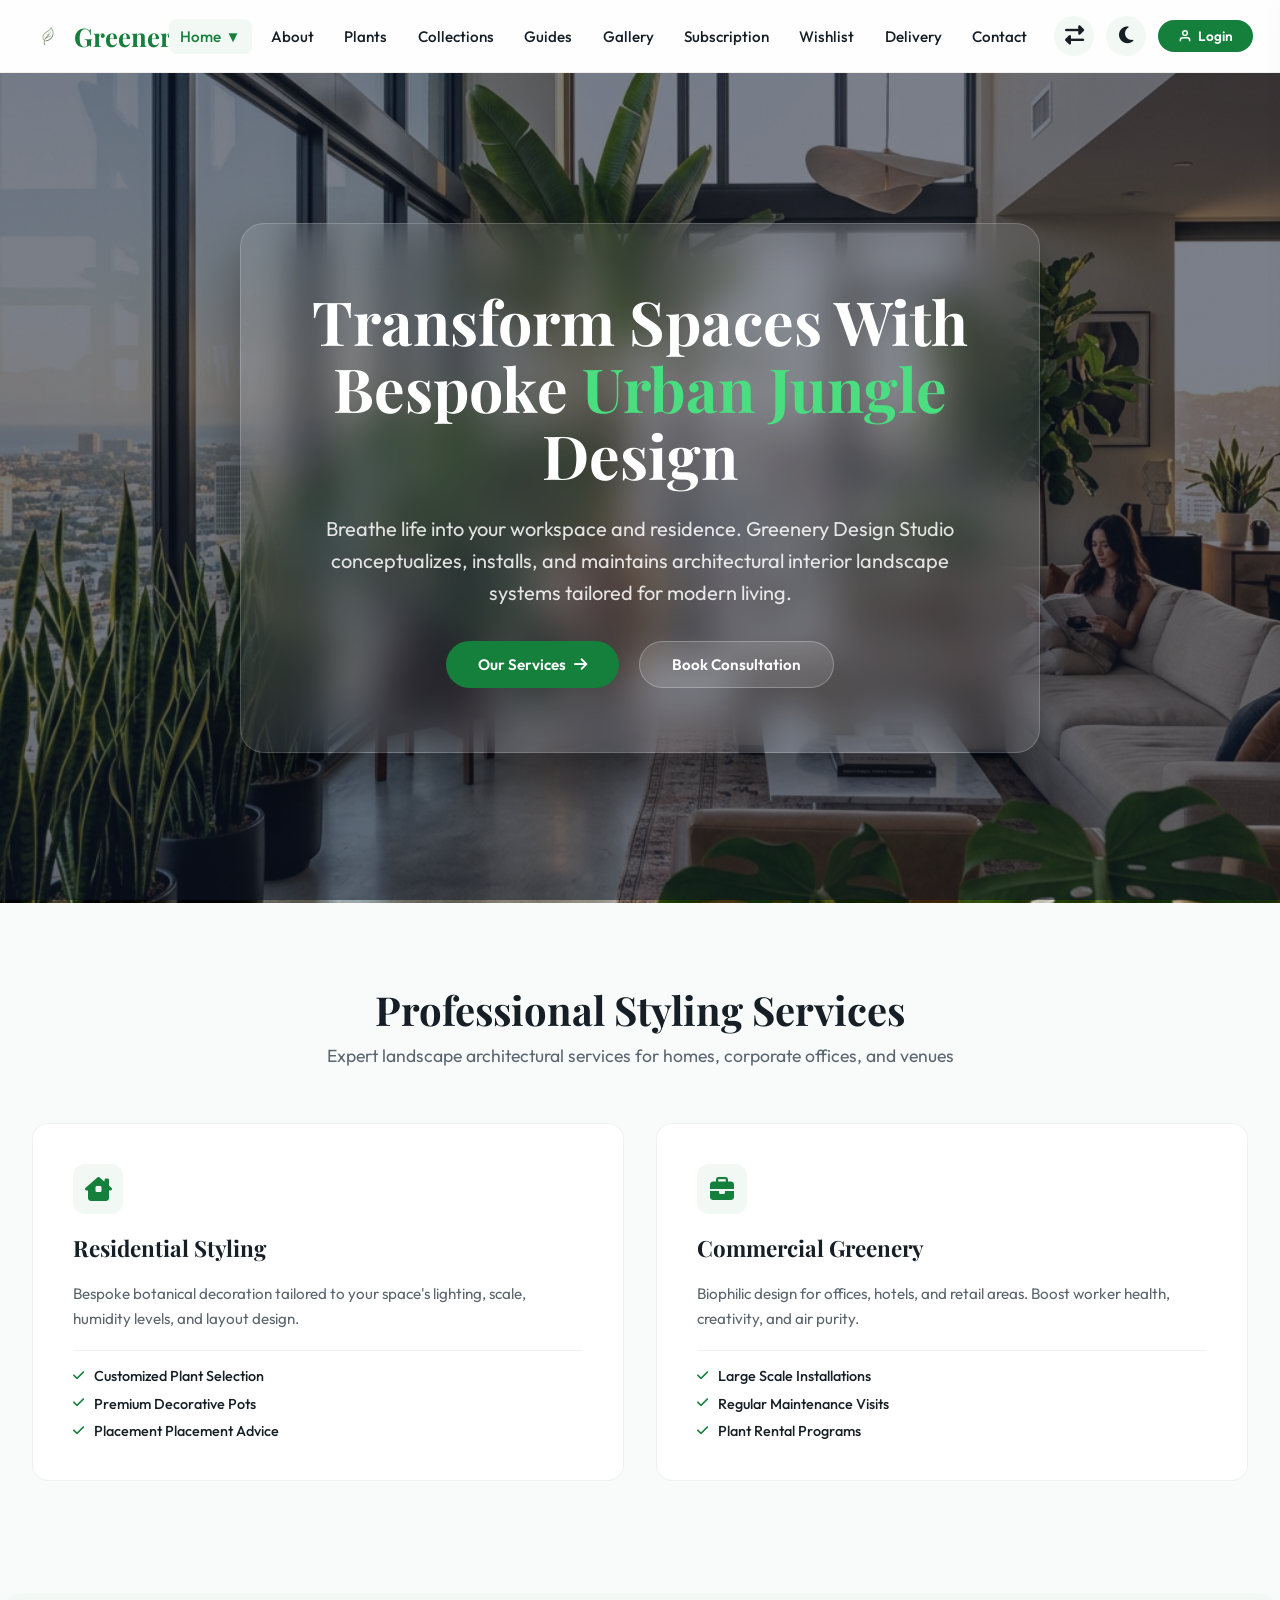
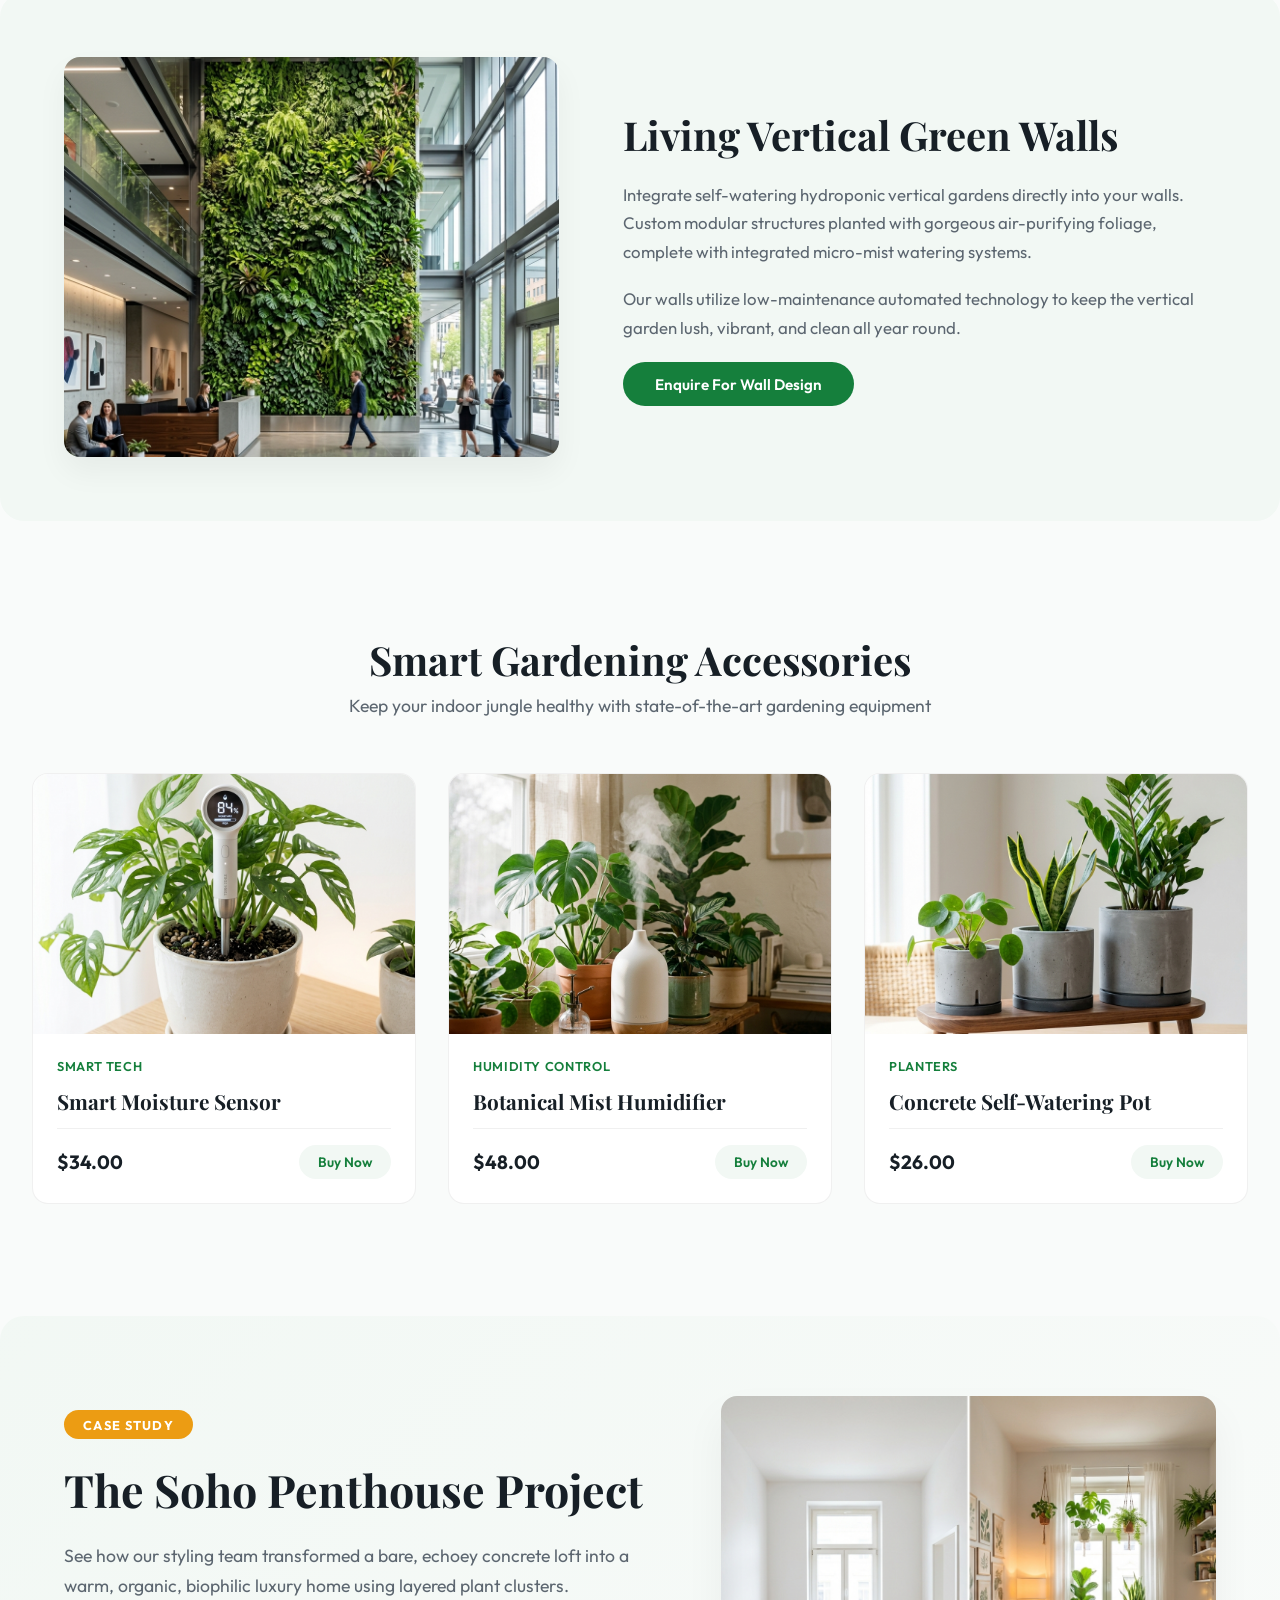
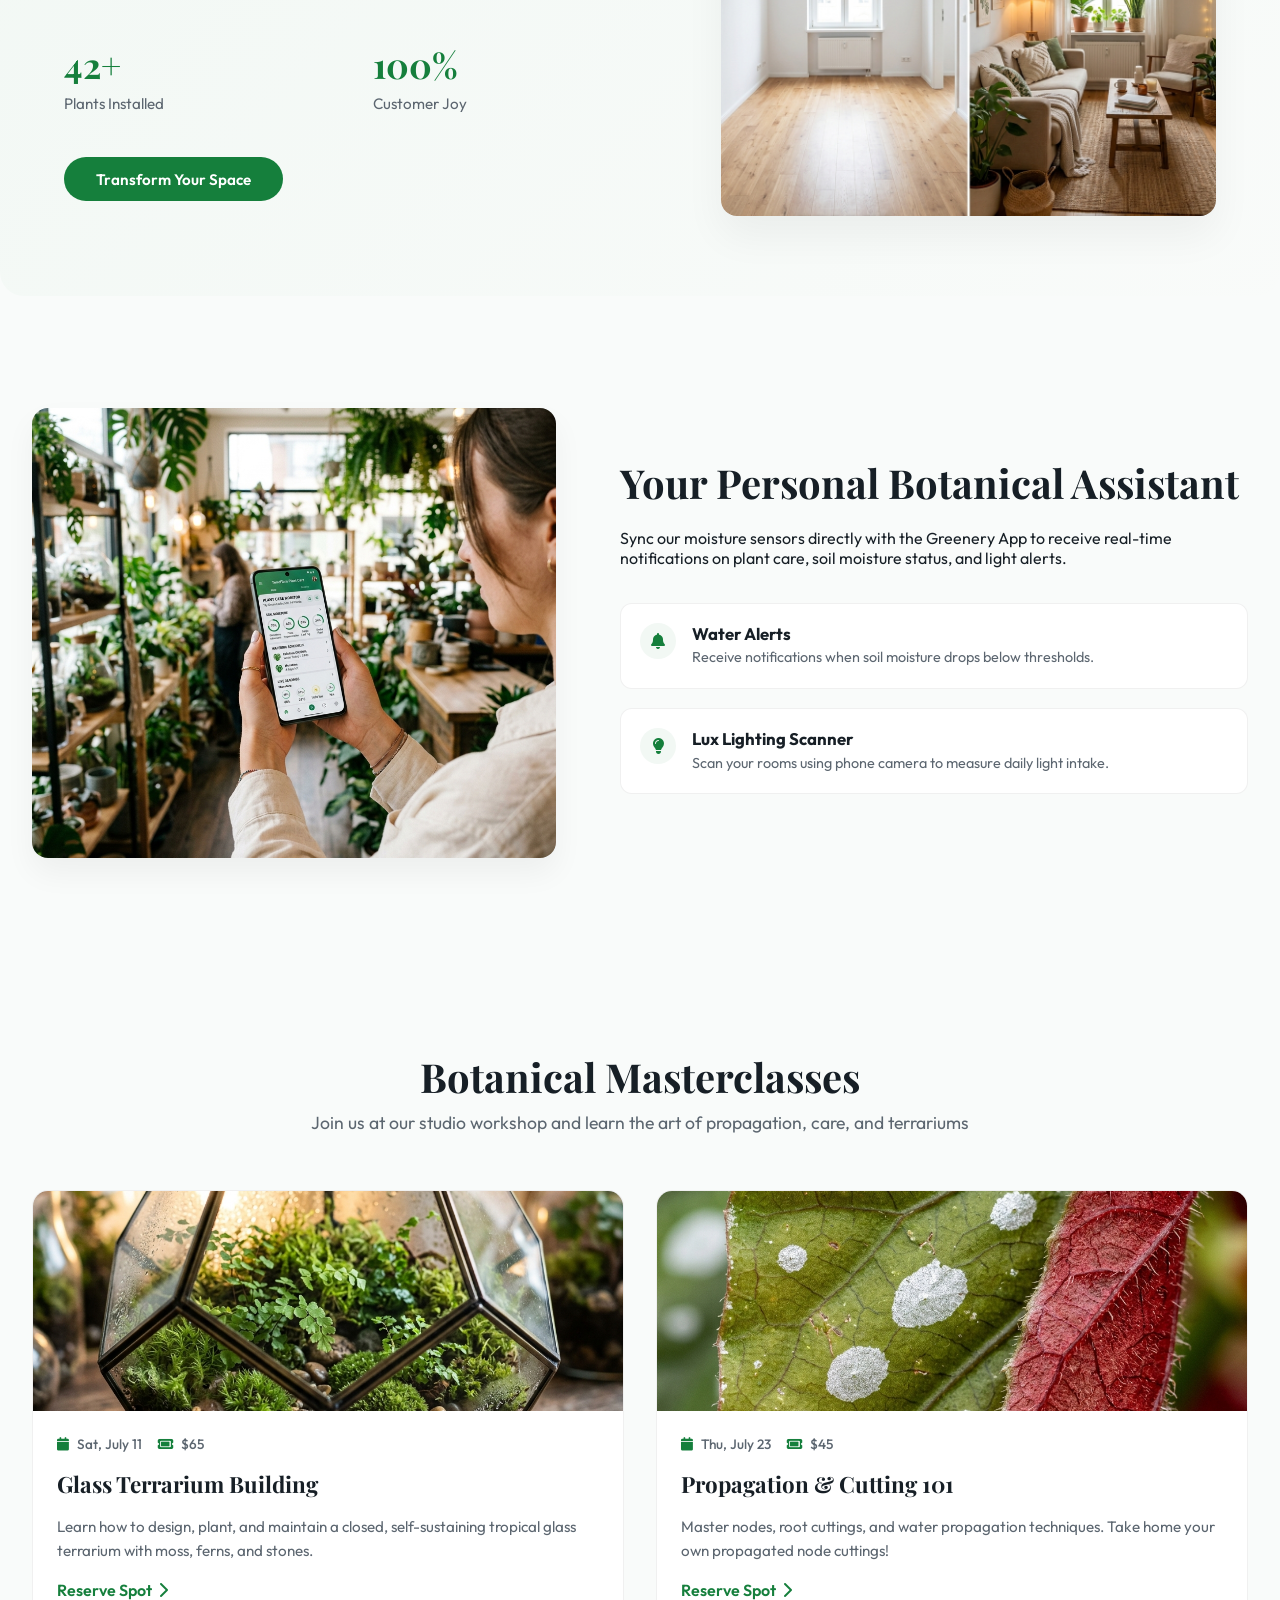
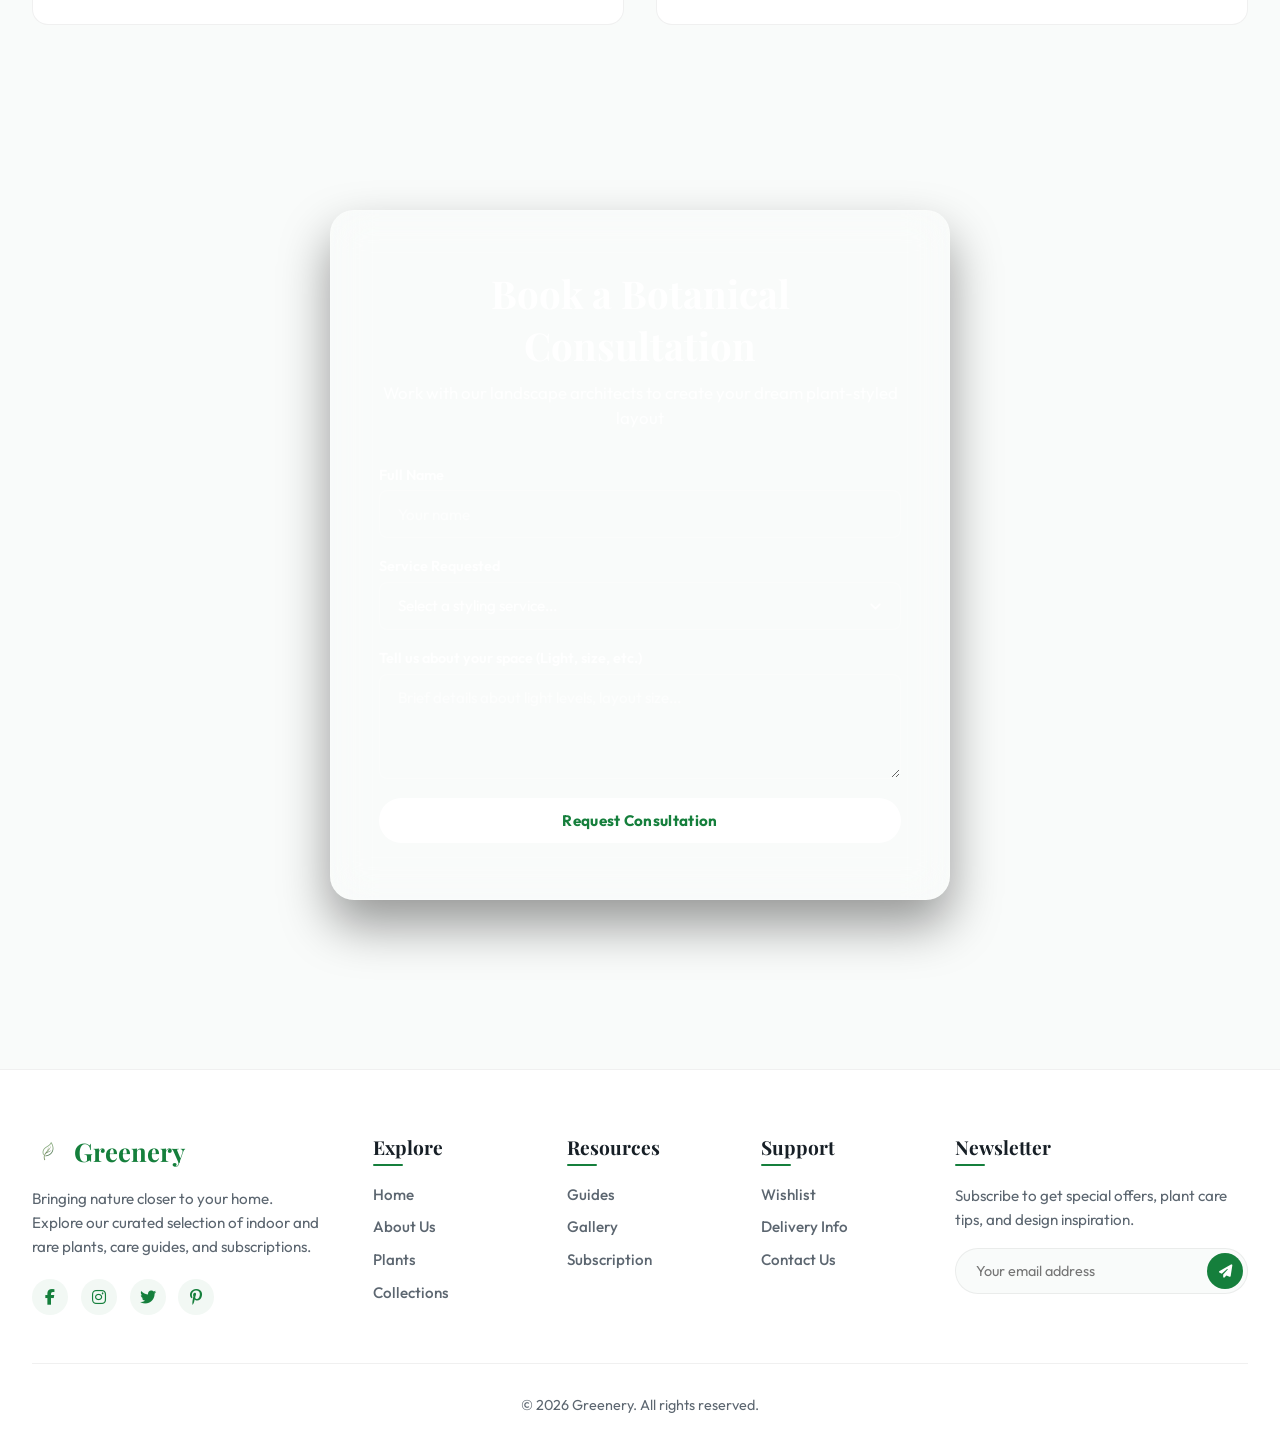
<file: home2.html>
<!DOCTYPE html>
<html lang="en" data-theme="light" dir="ltr">
<head>
  <link rel="icon" type="image/svg+xml" href="favicon.svg">
  <meta charset="UTF-8">
  <meta name="viewport" content="width=device-width, initial-scale=1.0">
  <link rel="stylesheet" href="https://cdnjs.cloudflare.com/ajax/libs/font-awesome/6.4.0/css/all.min.css">
  <title>One-Line Sticky Navbar</title>
  <style>
    /* Google Fonts */
    @import url('https://fonts.googleapis.com/css2?family=Outfit:wght@300;400;500;600;700&family=Playfair+Display:ital,wght@0,400;0,600;0,700;1,400&display=swap');

    /* Color variables & Design System */
    :root {
      --primary: hsl(142, 72%, 29%);
      --primary-hover: hsl(142, 72%, 24%);
      --primary-light: hsl(142, 30%, 96%);
      --accent: hsl(38, 85%, 50%);
      --bg-color: hsl(140, 20%, 98%);
      --text-color: hsl(210, 24%, 12%);
      --text-muted: hsl(210, 10%, 40%);
      --navbar-bg: rgba(255, 255, 255, 0.75);
      --navbar-border: rgba(0, 0, 0, 0.06);
      --shadow-color: rgba(0, 0, 0, 0.05);
      --card-bg: hsl(0, 0%, 100%);
      --border-radius: 12px;
      --transition-speed: 0.3s;
      --font-sans: 'Outfit', sans-serif;
      --font-serif: 'Playfair Display', serif;
      --badge-bg: hsl(355, 84%, 55%);
    }

    /* Dark Mode Overrides */
    html[data-theme="dark"] {
      --primary: hsl(142, 60%, 45%);
      --primary-hover: hsl(142, 60%, 55%);
      --primary-light: hsl(142, 20%, 15%);
      --accent: hsl(38, 90%, 60%);
      --bg-color: hsl(220, 20%, 8%);
      --text-color: hsl(210, 20%, 98%);
      --text-muted: hsl(210, 10%, 70%);
      --navbar-bg: rgba(15, 23, 42, 0.75);
      --navbar-border: rgba(255, 255, 255, 0.08);
      --shadow-color: rgba(0, 0, 0, 0.3);
      --card-bg: hsl(220, 20%, 13%);
    }

    /* General resets */
    *, *::before, *::after {
      box-sizing: border-box;
      margin: 0;
      padding: 0;
    }

    body {
      font-family: var(--font-sans);
      background-color: var(--bg-color);
      color: var(--text-color);
      transition: background-color var(--transition-speed) ease, color var(--transition-speed) ease;
      overflow-x: clip;
      min-height: 150vh; /* Allow scroll to test sticky behavior */
    }

    a {
      color: inherit;
      text-decoration: none;
      transition: color var(--transition-speed) ease;
    }

    ul {
      list-style: none;
    }

    button {
      background: none;
      border: none;
      cursor: pointer;
      font-family: inherit;
      color: inherit;
      display: flex;
      align-items: center;
      justify-content: center;
    }

    /* App Header & Wrapper */
    .app-header {
      position: sticky;
      top: 0;
      z-index: 100;
      width: 100%;
      background: var(--navbar-bg);
      backdrop-filter: blur(12px);
      -webkit-backdrop-filter: blur(12px);
      border-bottom: 1px solid var(--navbar-border);
      transition: all var(--transition-speed) cubic-bezier(0.4, 0, 0.2, 1);
    }

    /* Scrolled state for Header */
    .app-header.scrolled {
      box-shadow: 0 10px 30px -10px var(--shadow-color);
      background: var(--navbar-bg);
      backdrop-filter: blur(20px);
      -webkit-backdrop-filter: blur(20px);
    }

    .app-header.scrolled .navbar {
      padding-block: 0.6rem;
    }

    /* Main Navigation Bar (Clean 3-Column Grid) */
    .navbar {
      display: grid;
      grid-template-columns: 1fr auto 1fr;
      align-items: center;
      padding-inline: 2rem;
      padding-block: 1rem;
      transition: padding var(--transition-speed) cubic-bezier(0.4, 0, 0.2, 1);
      max-width: 1440px;
      margin: 0 auto;
      gap: 1rem;
    }

    /* Logo Design - Left Column */
    .logo {
      display: flex;
      align-items: center;
      gap: 0.6rem;
      font-family: var(--font-serif);
      font-weight: 700;
      font-size: 1.6rem;
      color: var(--primary);
      justify-self: start;
    }

    .logo svg, .logo-img {
      height: 32px;
      width: auto;
      transition: transform var(--transition-speed) ease;
    }

    .logo:hover svg, .logo:hover .logo-img {
      transform: rotate(-10deg) scale(1.1);
    }
    html[data-theme="dark"] .logo-img {
      filter: brightness(1.8) saturate(1.2);
    }

    /* Nav Menu Desktop - Centered Column */
    .nav-menu {
      display: flex;
      align-items: center;
      justify-self: center;
    }

    .nav-menu > ul {
      display: flex;
      align-items: center;
      gap: 0.5rem;
    }

    .nav-item {
      position: relative;
    }

    .nav-link {
      font-weight: 500;
      font-size: 0.95rem;
      padding: 0.5rem 0.7rem;
      color: var(--text-color);
      border-radius: 8px;
      display: flex;
      align-items: center;
      gap: 0.3rem;
      transition: all var(--transition-speed) ease;
      white-space: nowrap;
    }

    .nav-link:hover {
      color: var(--primary);
      background: var(--primary-light);
    }

    /* Dropdown Menu styling (Home) */
    .dropdown-menu {
      position: absolute;
      top: 100%;
      left: 50%;
      transform: translateX(-50%) translateY(10px);
      background: var(--card-bg);
      min-width: 160px;
      box-shadow: 0 10px 30px var(--shadow-color);
      border: 1px solid var(--navbar-border);
      border-radius: var(--border-radius);
      opacity: 0;
      visibility: hidden;
      transition: all 0.25s cubic-bezier(0.4, 0, 0.2, 1);
      padding: 0.5rem;
      z-index: 101;
    }

    .nav-item:hover .dropdown-menu {
      opacity: 1;
      visibility: visible;
      transform: translateX(-50%) translateY(0);
    }

    .dropdown-link {
      display: block;
      padding: 0.6rem 1rem;
      font-weight: 500;
      font-size: 0.9rem;
      border-radius: 8px;
      transition: all var(--transition-speed) ease;
      white-space: nowrap;
    }

    .dropdown-link:hover {
      background: var(--primary-light);
      color: var(--primary);
      padding-inline-start: 1.25rem;
    }

    /* Wishlist Badge */
    .wishlist-link {
      display: flex;
      align-items: center;
      gap: 0.4rem;
    }

    .badge {
      background: var(--badge-bg);
      color: white;
      font-size: 0.7rem;
      font-weight: 700;
      padding: 0.15rem 0.45rem;
      border-radius: 10px;
      display: inline-flex;
      align-items: center;
      justify-content: center;
    }

    /* Utilities - Right Column */
    .nav-utilities {
      display: flex;
      align-items: center;
      gap: 0.75rem;
      justify-self: end;
    }

    /* Clean circular icon buttons */
    .icon-btn {
      width: 40px;
      height: 40px;
      border-radius: 50%;
      background: var(--primary-light);
      color: var(--text-color);
      font-size: 1.2rem;
      transition: all var(--transition-speed) cubic-bezier(0.4, 0, 0.2, 1);
      position: relative;
    }

    .icon-btn:hover {
      transform: scale(1.08) translateY(-1px);
      box-shadow: 0 4px 12px var(--shadow-color);
      background: var(--primary);
      color: white;
    }

    .icon-btn svg {
      width: 20px;
      height: 20px;
      fill: none;
      stroke: currentColor;
      stroke-width: 2;
      stroke-linecap: round;
      stroke-linejoin: round;
      transition: transform var(--transition-speed) ease;
    }

    .icon-btn i {
      transition: transform var(--transition-speed) ease;
    }

    .icon-btn:hover svg,
    .icon-btn:hover i {
      transform: rotate(15deg);
    }

    /* Active state indicator styles */
    .icon-btn.active {
      background: var(--primary);
      color: white;
    }

    /* Login pill-shaped button */
    .login-btn {
      background: var(--primary);
      color: white;
      border-radius: 20px;
      padding: 0.45rem 1.25rem;
      font-weight: 600;
      font-size: 0.85rem;
      transition: all var(--transition-speed) ease;
      display: flex;
      align-items: center;
      gap: 0.35rem;
      white-space: nowrap;
    }

    .login-btn:hover {
      background: var(--primary-hover);
      transform: translateY(-1px);
      box-shadow: 0 4px 12px rgba(0, 0, 0, 0.15);
    }

    .login-btn svg {
      width: 14px;
      height: 14px;
      fill: none;
      stroke: currentColor;
      stroke-width: 2.5;
    }

    html[data-theme="dark"] .login-btn:hover {
      box-shadow: 0 4px 12px rgba(142, 60, 45, 0.3);
    }

    /* Hamburger Toggle */
    .hamburger-toggle {
      display: none;
      font-size: 1.6rem;
      color: var(--text-color);
      z-index: 105;
      padding: 0.2rem;
    }

    /* Side Drawer (Mobile Nav) */
    .mobile-drawer {
      position: fixed;
      top: 0;
      right: -320px;
      width: 300px;
      height: 100vh;
      background: var(--card-bg);
      box-shadow: -10px 0 30px var(--shadow-color);
      z-index: 1000;
      display: flex;
      flex-direction: column;
      padding: 2rem;
      transition: right 0.3s cubic-bezier(0.4, 0, 0.2, 1);
      overflow-y: auto;
    }

    .mobile-drawer.open {
      right: 0;
    }

    .drawer-header {
      display: flex;
      justify-content: space-between;
      align-items: center;
      margin-bottom: 2rem;
      padding-bottom: 1rem;
      border-bottom: 1px solid var(--navbar-border);
    }

    .drawer-close {
      font-size: 1.5rem;
      color: var(--text-muted);
    }

    .mobile-nav-list {
      display: flex;
      flex-direction: column;
      gap: 1rem;
    }

    .mobile-nav-item {
      width: 100%;
    }

    .mobile-nav-link {
      display: flex;
      justify-content: space-between;
      align-items: center;
      padding: 0.8rem 1rem;
      font-weight: 500;
      border-radius: 8px;
      transition: background-color var(--transition-speed) ease;
    }

    .mobile-nav-link:hover {
      background: var(--primary-light);
      color: var(--primary);
    }

    /* Mobile Utilities inside drawer */
    .drawer-utilities {
      margin-top: auto;
      padding-top: 2rem;
      border-top: 1px solid var(--navbar-border);
      display: flex;
      flex-direction: column;
      gap: 1rem;
      align-items: center;
    }

    .drawer-utilities .mobile-toggles {
      display: flex;
      gap: 1rem;
    }

    .drawer-utilities .login-btn {
      width: 100%;
      justify-content: center;
    }

    /* Overlay for Mobile Drawer */
    .drawer-overlay {
      position: fixed;
      inset: 0;
      background: rgba(0, 0, 0, 0.4);
      backdrop-filter: blur(4px);
      opacity: 0;
      visibility: hidden;
      z-index: 999;
      transition: all var(--transition-speed) ease;
    }

    .drawer-overlay.active {
      opacity: 1;
      visibility: visible;
    }

    /* --- RTL LAYOUT SYSTEM --- */
    html[dir="rtl"] .dropdown-menu {
      left: 50%;
      transform: translateX(-50%) translateY(10px);
    }

    html[dir="rtl"] .mobile-drawer {
      right: auto;
      left: -320px;
      box-shadow: 10px 0 30px var(--shadow-color);
    }

    html[dir="rtl"] .mobile-drawer.open {
      left: 0;
      right: auto;
    }

    html[dir="rtl"] .dropdown-link:hover {
      padding-inline-start: 1rem;
      padding-inline-end: 1.25rem;
    }

    html[dir="rtl"] .arrow-icon {
      transform: scaleX(-1);
    }

    /* Responsive Breakpoint for Mobile layout */
    @media (max-width: 1200px) {
      .navbar {
        display: flex;
        justify-content: space-between;
        padding-inline: 1.5rem;
      }
      .nav-menu {
        display: none;
      }
      .nav-utilities .icon-btn,
      .nav-utilities .login-btn {
        display: none;
      }
      .hamburger-toggle {
        display: flex;
      }
    }

    /* Common Section Styles */
    section {
      padding: 5rem 2rem;
      max-width: 1440px;
      margin: 0 auto;
      transition: background-color var(--transition-speed) ease;
    }

    .section-header {
      text-align: center;
      margin-bottom: 3.5rem;
    }

    .section-header h2 {
      font-family: var(--font-serif);
      font-size: 2.5rem;
      color: var(--text-color);
      margin-bottom: 0.5rem;
    }

    .section-header p {
      color: var(--text-muted);
      font-size: 1.1rem;
    }

    /* 1. Hero Section */
    .hero-section {
      background: linear-gradient(rgba(15, 23, 42, 0.55), rgba(15, 23, 42, 0.55)), url('./images/hero_design_studio.png') no-repeat center center/cover;
      background-attachment: fixed;
      min-height: calc(100vh - 70px);
      display: flex;
      align-items: center;
      justify-content: center;
      padding: 6rem 2rem;
      max-width: none;
      width: 100%;
    }

    .hero-card {
      background: rgba(255, 255, 255, 0.08);
      backdrop-filter: blur(20px);
      -webkit-backdrop-filter: blur(20px);
      border: 1px solid rgba(255, 255, 255, 0.18);
      border-radius: 24px;
      padding: 4rem 3rem;
      max-width: 800px;
      width: 100%;
      box-shadow: 0 25px 50px rgba(0, 0, 0, 0.4);
      color: white;
      text-align: center;
      display: flex;
      flex-direction: column;
      align-items: center;
      gap: 1.5rem;
      transition: background-color var(--transition-speed) ease, border-color var(--transition-speed) ease;
    }

    html[data-theme="dark"] .hero-card {
      background: rgba(15, 23, 42, 0.4);
      border-color: rgba(255, 255, 255, 0.1);
    }

    .hero-card h1 {
      font-family: var(--font-serif);
      font-size: 3.8rem;
      line-height: 1.1;
      color: white;
    }

    .hero-card h1 span {
      color: #4ade80;
    }

    .hero-card p {
      font-size: 1.25rem;
      color: rgba(255, 255, 255, 0.85);
      line-height: 1.6;
      max-width: 680px;
    }

    .hero-buttons {
      display: flex;
      gap: 1.2rem;
      margin-top: 0.5rem;
    }

    .hero-card .btn-primary {
      background: var(--primary);
      color: white;
    }

    .hero-card .btn-primary:hover {
      background: var(--primary-hover);
      transform: translateY(-2px);
      box-shadow: 0 6px 20px rgba(74, 222, 128, 0.3);
    }

    .hero-card .btn-secondary {
      background: rgba(255, 255, 255, 0.12);
      color: white;
      border: 1px solid rgba(255, 255, 255, 0.25);
    }

    .hero-card .btn-secondary:hover {
      background: white;
      color: var(--primary);
      transform: translateY(-2px);
    }

    .btn {
      padding: 0.8rem 2rem;
      font-weight: 600;
      border-radius: 30px;
      transition: all var(--transition-speed) ease;
      font-size: 0.95rem;
      display: inline-flex;
      align-items: center;
      gap: 0.5rem;
    }

    .btn-primary {
      background: var(--primary);
      color: white;
    }

    .btn-primary:hover {
      background: var(--primary-hover);
      transform: translateY(-2px);
      box-shadow: 0 4px 15px rgba(20, 83, 45, 0.2);
    }

    .btn-secondary {
      background: var(--primary-light);
      color: var(--primary);
      border: 1px solid var(--navbar-border);
    }

    .btn-secondary:hover {
      background: var(--primary);
      color: white;
      transform: translateY(-2px);
    }

    /* 2. Services Section */
    .services-grid {
      display: grid;
      grid-template-columns: repeat(auto-fit, minmax(320px, 1fr));
      gap: 2rem;
    }

    .service-card {
      background: var(--card-bg);
      border: 1px solid var(--navbar-border);
      border-radius: 16px;
      padding: 2.5rem;
      transition: all var(--transition-speed) ease;
      display: flex;
      flex-direction: column;
      gap: 1.2rem;
    }

    .service-card:hover {
      transform: translateY(-5px);
      box-shadow: 0 15px 30px var(--shadow-color);
      border-color: var(--primary);
    }

    .service-icon {
      width: 50px;
      height: 50px;
      border-radius: 12px;
      background: var(--primary-light);
      color: var(--primary);
      display: flex;
      align-items: center;
      justify-content: center;
      font-size: 1.5rem;
    }

    .service-card h3 {
      font-family: var(--font-serif);
      font-size: 1.4rem;
      color: var(--text-color);
    }

    .service-card p {
      font-size: 0.95rem;
      color: var(--text-muted);
      line-height: 1.6;
    }

    .service-features {
      list-style: none;
      display: flex;
      flex-direction: column;
      gap: 0.6rem;
      margin-top: auto;
      padding-top: 1rem;
      border-top: 1px solid var(--navbar-border);
    }

    .service-features li {
      display: flex;
      align-items: center;
      gap: 0.6rem;
      font-size: 0.9rem;
      color: var(--text-color);
      font-weight: 500;
    }

    .service-features li i {
      color: var(--primary);
      font-size: 0.8rem;
    }

    /* 3. Green Walls Feature */
    .green-walls-section {
      display: grid;
      grid-template-columns: 1fr 1.2fr;
      align-items: center;
      gap: 4rem;
      background: var(--primary-light);
      border-radius: 24px;
      padding: 4rem;
      margin-block: 2rem;
    }

    .green-wall-image {
      border-radius: 16px;
      overflow: hidden;
      height: 400px;
      box-shadow: 0 15px 30px var(--shadow-color);
    }

    .green-wall-image img {
      width: 100%;
      height: 100%;
      object-fit: cover;
    }

    .green-wall-content {
      display: flex;
      flex-direction: column;
      gap: 1.2rem;
    }

    .green-wall-content h2 {
      font-family: var(--font-serif);
      font-size: 2.5rem;
      color: var(--text-color);
    }

    .green-wall-content p {
      font-size: 1.05rem;
      line-height: 1.7;
      color: var(--text-muted);
    }

    /* 4. Smart Accessories Catalog */
    .accessories-grid {
      display: grid;
      grid-template-columns: repeat(auto-fit, minmax(300px, 1fr));
      gap: 2rem;
    }

    .accessory-card {
      background: var(--card-bg);
      border-radius: 16px;
      border: 1px solid var(--navbar-border);
      overflow: hidden;
      transition: all var(--transition-speed) ease;
      display: flex;
      flex-direction: column;
    }

    .accessory-card:hover {
      transform: translateY(-8px);
      box-shadow: 0 15px 30px var(--shadow-color);
      border-color: var(--primary);
    }

    .accessory-image-wrapper {
      height: 260px;
      overflow: hidden;
    }

    .accessory-image-wrapper img {
      width: 100%;
      height: 100%;
      object-fit: cover;
      transition: transform 0.5s ease;
    }

    .accessory-card:hover .accessory-image-wrapper img {
      transform: scale(1.05);
    }

    .accessory-info {
      padding: 1.5rem;
      display: flex;
      flex-direction: column;
      gap: 0.8rem;
      flex: 1;
    }

    .accessory-tag {
      font-size: 0.8rem;
      font-weight: 600;
      text-transform: uppercase;
      letter-spacing: 0.05em;
      color: var(--primary);
    }

    .accessory-title {
      font-family: var(--font-serif);
      font-size: 1.3rem;
      color: var(--text-color);
    }

    .accessory-meta {
      display: flex;
      justify-content: space-between;
      align-items: center;
      margin-top: auto;
      padding-top: 1rem;
      border-top: 1px solid var(--navbar-border);
    }

    .accessory-price {
      font-size: 1.2rem;
      font-weight: 700;
      color: var(--text-color);
    }

    .buy-btn {
      padding: 0.5rem 1.2rem;
      background: var(--primary-light);
      color: var(--primary);
      border-radius: 20px;
      font-weight: 600;
      font-size: 0.85rem;
      transition: all var(--transition-speed) ease;
    }

    .accessory-card:hover .buy-btn {
      background: var(--primary);
      color: white;
    }

    /* 5. Before & After Portfolio */
    .portfolio-section {
      background: linear-gradient(135deg, var(--primary-light) 0%, var(--bg-color) 100%);
      border-radius: 24px;
      padding: 5rem 4rem;
      display: grid;
      grid-template-columns: 1.2fr 1fr;
      align-items: center;
      gap: 4rem;
      margin-block: 2rem;
    }

    .portfolio-content {
      display: flex;
      flex-direction: column;
      gap: 1.5rem;
    }

    .portfolio-badge {
      align-self: flex-start;
      background: var(--accent);
      color: white;
      font-size: 0.8rem;
      font-weight: 700;
      padding: 0.4rem 1.2rem;
      border-radius: 30px;
      text-transform: uppercase;
      letter-spacing: 0.1em;
    }

    .portfolio-content h2 {
      font-family: var(--font-serif);
      font-size: 2.8rem;
      color: var(--text-color);
      line-height: 1.2;
    }

    .portfolio-content p {
      font-size: 1.1rem;
      line-height: 1.7;
      color: var(--text-muted);
    }

    .portfolio-stats {
      display: grid;
      grid-template-columns: 1fr 1fr;
      gap: 1.5rem;
      margin-block: 1rem;
    }

    .portfolio-stat-item h4 {
      font-size: 2.2rem;
      color: var(--primary);
      font-family: var(--font-serif);
      margin-bottom: 0.2rem;
    }

    .portfolio-stat-item p {
      font-size: 0.95rem;
      color: var(--text-muted);
    }

    .portfolio-image-wrapper {
      height: 420px;
      border-radius: 16px;
      overflow: hidden;
      box-shadow: 0 20px 40px var(--shadow-color);
    }

    .portfolio-image-wrapper img {
      width: 100%;
      height: 100%;
      object-fit: cover;
    }

    /* 6. Smart Care App */
    .app-section {
      display: grid;
      grid-template-columns: 1fr 1.2fr;
      align-items: center;
      gap: 4rem;
      margin-block: 2rem;
    }

    .app-image-wrapper {
      height: 450px;
      border-radius: 16px;
      overflow: hidden;
      box-shadow: 0 15px 30px var(--shadow-color);
    }

    .app-image-wrapper img {
      width: 100%;
      height: 100%;
      object-fit: cover;
    }

    .app-content {
      display: flex;
      flex-direction: column;
      gap: 1.2rem;
    }

    .app-content h2 {
      font-family: var(--font-serif);
      font-size: 2.5rem;
      color: var(--text-color);
    }

    .app-features-list {
      display: flex;
      flex-direction: column;
      gap: 1.2rem;
      margin-block: 1rem;
    }

    .app-feature-card {
      display: flex;
      gap: 1rem;
      align-items: flex-start;
      background: var(--card-bg);
      border: 1px solid var(--navbar-border);
      padding: 1.2rem;
      border-radius: 12px;
      transition: all var(--transition-speed) ease;
    }

    .app-feature-card:hover {
      border-color: var(--primary);
      transform: translateY(-2px);
    }

    .app-feature-icon {
      width: 36px;
      height: 36px;
      border-radius: 50%;
      background: var(--primary-light);
      color: var(--primary);
      display: flex;
      align-items: center;
      justify-content: center;
      font-weight: 700;
      flex-shrink: 0;
    }

    .app-feature-details h4 {
      font-size: 1.05rem;
      color: var(--text-color);
      margin-bottom: 0.2rem;
    }

    .app-feature-details p {
      font-size: 0.9rem;
      color: var(--text-muted);
      line-height: 1.5;
    }

    /* 7. Workshops Section */
    .workshops-grid {
      display: grid;
      grid-template-columns: repeat(auto-fit, minmax(320px, 1fr));
      gap: 2rem;
    }

    .workshop-card {
      background: var(--card-bg);
      border-radius: 16px;
      border: 1px solid var(--navbar-border);
      overflow: hidden;
      display: flex;
      flex-direction: column;
      transition: all var(--transition-speed) ease;
    }

    .workshop-card:hover {
      transform: translateY(-5px);
      box-shadow: 0 12px 25px var(--shadow-color);
      border-color: var(--primary);
    }

    .workshop-image-wrapper {
      height: 220px;
      overflow: hidden;
    }

    .workshop-image-wrapper img {
      width: 100%;
      height: 100%;
      object-fit: cover;
    }

    .workshop-info {
      padding: 1.5rem;
      display: flex;
      flex-direction: column;
      gap: 1rem;
    }

    .workshop-info h3 {
      font-family: var(--font-serif);
      font-size: 1.4rem;
      color: var(--text-color);
    }

    .workshop-meta-info {
      display: flex;
      gap: 1rem;
      font-size: 0.85rem;
      color: var(--text-muted);
      font-weight: 500;
    }

    .workshop-meta-info span i {
      color: var(--primary);
      margin-inline-end: 0.3rem;
    }

    .workshop-info p {
      font-size: 0.95rem;
      color: var(--text-muted);
      line-height: 1.6;
    }

    .workshop-btn {
      font-weight: 600;
      color: var(--primary);
      display: inline-flex;
      align-items: center;
      gap: 0.4rem;
      margin-top: auto;
      align-self: flex-start;
    }

    /* 8. Designers and Consultation (Full-Screen Background + Glassmorphism) */
    .booking-section {
      background: linear-gradient(rgba(15, 23, 42, 0.65), rgba(15, 23, 42, 0.65)), url('./images/vertical_green_wall.png') no-repeat center center/cover;
      background-attachment: fixed;
      min-height: 100vh;
      display: flex;
      align-items: center;
      justify-content: center;
      padding: 6rem 2rem;
      max-width: none;
      width: 100%;
    }

    .booking-card {
      background: rgba(255, 255, 255, 0.08);
      backdrop-filter: blur(20px);
      -webkit-backdrop-filter: blur(20px);
      border: 1px solid rgba(255, 255, 255, 0.18);
      border-radius: 24px;
      padding: 3.5rem 3rem;
      max-width: 620px;
      width: 100%;
      box-shadow: 0 25px 50px rgba(0, 0, 0, 0.4);
      color: white;
      text-align: center;
    }

    .booking-card h2 {
      font-family: var(--font-serif);
      font-size: 2.4rem;
      margin-bottom: 0.6rem;
      color: white;
    }

    .booking-card p {
      color: rgba(255, 255, 255, 0.85);
      margin-bottom: 2.2rem;
      font-size: 1.05rem;
      line-height: 1.5;
    }

    .consultation-form {
      display: flex;
      flex-direction: column;
      gap: 1.2rem;
    }

    .form-group {
      display: flex;
      flex-direction: column;
      gap: 0.4rem;
      text-align: start;
    }

    .form-group label {
      font-size: 0.9rem;
      font-weight: 600;
      color: rgba(255, 255, 255, 0.9);
    }

    .form-group input,
    .form-group textarea {
      width: 100%;
      padding: 0.85rem 1.1rem;
      border-radius: 8px;
      border: 1px solid rgba(255, 255, 255, 0.2);
      background: rgba(255, 255, 255, 0.06);
      color: white;
      font-family: inherit;
      font-size: 0.95rem;
      outline: none;
      transition: all var(--transition-speed) ease;
    }

    .form-group select {
      width: 100%;
      padding: 0.85rem 2.5rem 0.85rem 1.1rem;
      border-radius: 8px;
      border: 1px solid rgba(255, 255, 255, 0.2);
      background-color: rgba(255, 255, 255, 0.06);
      background-image: url("data:image/svg+xml;charset=utf-8,%3Csvg xmlns='http://www.w3.org/2000/svg' viewBox='0 0 24 24' fill='none' stroke='white' stroke-width='2' stroke-linecap='round' stroke-linejoin='round'%3E%3Cpolyline points='6 9 12 15 18 9'%3E%3C/polyline%3E%3C/svg%3E");
      background-repeat: no-repeat;
      background-position: right 1rem center;
      background-size: 1.1em;
      color: white;
      font-family: inherit;
      font-size: 0.95rem;
      outline: none;
      cursor: pointer;
      appearance: none;
      -webkit-appearance: none;
      -moz-appearance: none;
      transition: all var(--transition-speed) ease;
    }

    .form-group input::placeholder,
    .form-group textarea::placeholder {
      color: rgba(255, 255, 255, 0.55);
    }

    .form-group input:focus,
    .form-group textarea:focus,
    .form-group select:focus {
      border-color: white;
      background: rgba(255, 255, 255, 0.15);
      box-shadow: 0 0 10px rgba(255, 255, 255, 0.15);
    }

    .form-group select option {
      background: var(--card-bg);
      color: var(--text-color);
    }

    .booking-card .btn-primary {
      background: white;
      color: var(--primary);
      justify-content: center;
      width: 100%;
      font-weight: 700;
      letter-spacing: 0.02em;
    }

    .booking-card .btn-primary:hover {
      background: var(--primary);
      color: white;
      box-shadow: 0 10px 20px rgba(255, 255, 255, 0.1);
    }

    /* Responsive Grid Layout Rules */
    @media (max-width: 992px) {
      section {
        padding: 4rem 1.5rem;
      }
      .green-walls-section,
      .portfolio-section,
      .app-section {
        grid-template-columns: 1fr;
        gap: 2rem;
      }
      .green-walls-section,
      .portfolio-section {
        padding: 2rem;
      }
      .hero-card {
        padding: 3rem 2rem;
      }
      .hero-card h1 {
        font-size: 2.8rem;
      }
      .portfolio-image-wrapper {
        height: 360px;
      }
    }

    @media (max-width: 576px) {
      .hero-card {
        padding: 2rem 1.5rem;
      }
      .hero-card h1 {
        font-size: 2.2rem;
      }
      .hero-card p {
        font-size: 1.05rem;
      }
      .hero-buttons {
        flex-direction: column;
        width: 100%;
        gap: 0.8rem;
      }
      .hero-buttons .btn {
        width: 100%;
        justify-content: center;
      }
      .booking-card {
        padding: 2rem 1.5rem;
      }
      .booking-card h2 {
        font-size: 1.8rem;
      }
      .booking-card p {
        font-size: 0.95rem;
      }
    }

    /* RTL specific overrides */
    html[dir="rtl"] .accessory-tag {
      text-align: right;
    }

    html[dir="rtl"] .service-card {
      text-align: right;
    }

    html[dir="rtl"] .app-feature-card {
      flex-direction: row-reverse;
      text-align: right;
    }

    /* Footer Styling */
    .app-footer {
      background-color: var(--card-bg);
      border-top: 1px solid var(--navbar-border);
      padding: 4rem 2rem 2rem;
      margin-top: 4rem;
      transition: background-color var(--transition-speed) ease, border-color var(--transition-speed) ease;
    }

    .footer-container {
      max-width: 1440px;
      margin: 0 auto;
      display: grid;
      grid-template-columns: 2fr 1fr 1fr 1fr 2fr;
      gap: 3rem;
      margin-bottom: 3rem;
    }

    .footer-info {
      display: flex;
      flex-direction: column;
      gap: 1.2rem;
    }

    .footer-description {
      font-size: 0.95rem;
      line-height: 1.6;
      color: var(--text-muted);
      max-width: 320px;
    }

    .social-links {
      display: flex;
      gap: 0.8rem;
    }

    .social-icon {
      width: 36px;
      height: 36px;
      border-radius: 50%;
      background: var(--primary-light);
      color: var(--primary);
      display: flex;
      align-items: center;
      justify-content: center;
      transition: all var(--transition-speed) ease;
      font-size: 1rem;
    }

    .social-icon:hover {
      background: var(--primary);
      color: white;
      transform: translateY(-2px);
    }

    .footer-menu-col h3 {
      font-family: var(--font-serif);
      font-size: 1.2rem;
      color: var(--text-color);
      margin-bottom: 1.5rem;
      position: relative;
    }

    .footer-menu-col h3::after {
      content: '';
      position: absolute;
      bottom: -6px;
      left: 0;
      width: 30px;
      height: 2px;
      background-color: var(--primary);
      border-radius: 2px;
    }

    html[dir="rtl"] .footer-menu-col h3::after {
      left: auto;
      right: 0;
    }

    .footer-menu-col ul {
      display: flex;
      flex-direction: column;
      gap: 0.8rem;
    }

    .footer-link {
      font-size: 0.95rem;
      font-weight: 500;
      color: var(--text-muted);
      transition: all var(--transition-speed) ease;
      position: relative;
      display: inline-block;
    }

    .footer-link:hover {
      color: var(--primary);
      transform: translateX(4px);
    }

    html[dir="rtl"] .footer-link:hover {
      transform: translateX(-4px);
    }

    .footer-bottom {
      max-width: 1440px;
      margin: 0 auto;
      padding-top: 2rem;
      border-top: 1px solid var(--navbar-border);
      text-align: center;
      font-size: 0.9rem;
      color: var(--text-muted);
    }

    /* Responsive Footer */
    @media (max-width: 992px) {
      .footer-container {
        grid-template-columns: 1fr 1fr;
        gap: 2rem;
      }
    }

    @media (max-width: 576px) {
      .footer-container {
        grid-template-columns: 1fr;
        gap: 2rem;
      }
      .footer-info {
        align-items: center;
        text-align: center;
      }
      .footer-description {
        max-width: 100%;
      }
      .footer-menu-col {
        text-align: center;
      }
      .footer-menu-col h3::after {
        left: 50%;
        transform: translateX(-50%);
      }
    }

    /* Newsletter Column Styling */
    .newsletter-col p {
      font-size: 0.95rem;
      line-height: 1.6;
      color: var(--text-muted);
      margin-bottom: 1rem;
    }

    .newsletter-form {
      display: flex;
      gap: 0.5rem;
      background: var(--bg-color);
      padding: 0.25rem;
      border: 1px solid var(--navbar-border);
      border-radius: 30px;
      transition: border-color var(--transition-speed) ease;
    }

    .newsletter-form:focus-within {
      border-color: var(--primary);
    }

    .newsletter-form input {
      flex: 1;
      background: none;
      border: none;
      padding: 0.5rem 1rem;
      font-family: inherit;
      font-size: 0.9rem;
      color: var(--text-color);
      outline: none;
    }

    .newsletter-form button {
      width: 36px;
      height: 36px;
      border-radius: 50%;
      background: var(--primary);
      color: white;
      transition: background-color var(--transition-speed) ease, transform var(--transition-speed) ease;
    }

    .newsletter-form button:hover {
      background: var(--primary-hover);
      transform: scale(1.05);
    }
  </style>
  <link rel="stylesheet" href="responsive.css">
</head>
<body>
  <!-- Single-Line App Header -->
  <header id="appHeader" class="app-header">
    <div class="navbar">
      <!-- Logo (Column 1 - Left) -->
      <a href="index.html" class="logo"><img src="images/logo.png" alt="Greenery" class="logo-img">Greenery</a>

      <!-- Desktop Navigation Menu (Column 2 - Exactly Centered) -->
      <nav class="nav-menu" aria-label="Main Navigation">
        <ul>
          <!-- Home Dropdown Link -->
          <li class="nav-item">
            <a href="#" class="nav-link active">
              Home <span class="arrow-icon">&#9660;</span>
            </a>
            <ul class="dropdown-menu">
              <li><a href="index.html" class="dropdown-link active">Home 1</a></li>
              <li><a href="home2.html" class="dropdown-link">Home 2</a></li>
            </ul>
          </li>
          <li class="nav-item"><a href="about.html" class="nav-link">About</a></li>
          <li class="nav-item"><a href="plants.html" class="nav-link">Plants</a></li>
          <li class="nav-item"><a href="collections.html" class="nav-link">Collections</a></li>
          <li class="nav-item"><a href="guides.html" class="nav-link">Guides</a></li>
          <li class="nav-item"><a href="gallery.html" class="nav-link">Gallery</a></li>
          <li class="nav-item"><a href="subscription.html" class="nav-link">Subscription</a></li>
          <li class="nav-item"><a href="wishlist.html" class="nav-link">Wishlist</a></li>
          <li class="nav-item"><a href="delivery.html" class="nav-link">Delivery</a></li>
          <li class="nav-item"><a href="contact.html" class="nav-link">Contact</a></li>
        </ul>
      </nav>

      <!-- Utilities (Column 3 - Right) -->
      <div class="nav-utilities">
        <!-- RTL Layout Toggle -->
        <button class="icon-btn" id="rtlToggleBtn" aria-label="Toggle Layout Direction" title="Toggle Layout Direction">
        <i class="fas fa-exchange-alt"></i>
      </button>
        <!-- Dark Mode Toggle -->
        <button id="themeToggle" class="icon-btn" aria-label="Toggle Color Theme" title="Toggle Color Theme">
          <i id="themeIcon" class="fa-solid fa-moon"></i>
        </button>

        <!-- Login Button -->
        <a href="login.html" class="login-btn" id="loginBtn">
          <svg viewBox="0 0 24 24" xmlns="http://www.w3.org/2000/svg">
            <path d="M20 21v-2a4 4 0 0 0-4-4H8a4 4 0 0 0-4 4v2" />
            <circle cx="12" cy="7" r="4" />
          </svg>
          Login
        </a>
        <!-- Hamburger Menu button (Mobile) -->
        <button id="hamburgerToggle" class="hamburger-toggle" aria-label="Open Navigation Drawer">
          &#9776;
        </button>
      </div>
    </div>
  </header>

  <!-- Mobile Navigation Drawer Overlay -->
  <div id="drawerOverlay" class="drawer-overlay"></div>

  <!-- Mobile Slide-out Drawer -->
  <div id="mobileDrawer" class="mobile-drawer" aria-modal="true" role="dialog">
    <div class="drawer-header">
      <a href="index.html" class="logo"><img src="images/logo.png" alt="Greenery" class="logo-img" style="height: 28px;">Greenery</a>
      <button id="drawerClose" class="drawer-close" aria-label="Close Navigation Drawer">
        &times;
      </button>
    </div>

    <!-- Mobile Navigation List -->
    <nav class="mobile-nav-list">
      <div class="mobile-nav-item">
        <a href="#" class="mobile-nav-link active" id="mobileDropdownBtn">
          Home <span class="mobile-dropdown-btn">&#9660;</span>
        </a>
        <ul class="mobile-dropdown-menu" id="mobileDropdownMenu">
          <li><a href="index.html" class="mobile-nav-link active">Home 1</a></li>
          <li><a href="home2.html" class="mobile-nav-link">Home 2</a></li>
        </ul>
      </div>
      <div class="mobile-nav-item"><a href="about.html" class="mobile-nav-link">About Us</a></div>
      <div class="mobile-nav-item"><a href="plants.html" class="mobile-nav-link">Plants</a></div>
      <div class="mobile-nav-item"><a href="collections.html" class="mobile-nav-link">Collections</a></div>
      <div class="mobile-nav-item"><a href="guides.html" class="mobile-nav-link">Guides</a></div>
      <div class="mobile-nav-item"><a href="gallery.html" class="mobile-nav-link">Gallery</a></div>
      <div class="mobile-nav-item"><a href="subscription.html" class="mobile-nav-link">Subscription</a></div>
      <div class="mobile-nav-item"><a href="wishlist.html" class="mobile-nav-link">Wishlist</a></div>
      <div class="mobile-nav-item"><a href="delivery.html" class="mobile-nav-link">Delivery</a></div>
      <div class="mobile-nav-item"><a href="contact.html" class="mobile-nav-link">Contact</a></div>
    </nav>

    <!-- Mobile Drawer Utilities -->
    <div class="drawer-utilities">
      <div class="mobile-toggles">
        <button class="icon-btn" id="mobileRtlToggleBtn" aria-label="Toggle Layout Direction" title="Toggle Layout Direction">
        <i class="fas fa-exchange-alt"></i>
      </button>
        <button id="mobileThemeToggle" class="icon-btn" aria-label="Toggle Color Theme" title="Toggle Color Theme">
          <i id="mobileThemeIcon" class="fa-solid fa-moon"></i>
        </button>
      </div>
      <a href="login.html" class="login-btn" id="mobileLoginBtn">
        <svg viewBox="0 0 24 24" xmlns="http://www.w3.org/2000/svg">
          <path d="M20 21v-2a4 4 0 0 0-4-4H8a4 4 0 0 0-4 4v2" />
          <circle cx="12" cy="7" r="4" />
        </svg>
        Login
      </a>
    </div>
  </div>

  <!-- Scroll Testing Area (Minimal Page Height Helper Only) -->
  <main>
    <!-- 1. Hero Section -->
    <section id="hero" class="hero-section">
      <div class="hero-card">
        <h1>Transform Spaces With Bespoke <span>Urban Jungle</span> Design</h1>
        <p>Breathe life into your workspace and residence. Greenery Design Studio conceptualizes, installs, and maintains architectural interior landscape systems tailored for modern living.</p>
        <div class="hero-buttons">
          <a href="#services" class="btn btn-primary">Our Services <i class="fa-solid fa-arrow-right"></i></a>
          <a href="#booking" class="btn btn-secondary">Book Consultation</a>
        </div>
      </div>
    </section>

    <!-- 2. Services Section -->
    <section id="services" class="services-section">
      <div class="section-header">
        <h2>Professional Styling Services</h2>
        <p>Expert landscape architectural services for homes, corporate offices, and venues</p>
      </div>
      <div class="services-grid">
        <!-- Service 1 -->
        <div class="service-card">
          <div class="service-icon"><i class="fa-solid fa-house-chimney-window"></i></div>
          <h3>Residential Styling</h3>
          <p>Bespoke botanical decoration tailored to your space's lighting, scale, humidity levels, and layout design.</p>
          <ul class="service-features">
            <li><i class="fa-solid fa-check"></i> Customized Plant Selection</li>
            <li><i class="fa-solid fa-check"></i> Premium Decorative Pots</li>
            <li><i class="fa-solid fa-check"></i> Placement Placement Advice</li>
          </ul>
        </div>
        <!-- Service 2 -->
        <div class="service-card">
          <div class="service-icon"><i class="fa-solid fa-briefcase"></i></div>
          <h3>Commercial Greenery</h3>
          <p>Biophilic design for offices, hotels, and retail areas. Boost worker health, creativity, and air purity.</p>
          <ul class="service-features">
            <li><i class="fa-solid fa-check"></i> Large Scale Installations</li>
            <li><i class="fa-solid fa-check"></i> Regular Maintenance Visits</li>
            <li><i class="fa-solid fa-check"></i> Plant Rental Programs</li>
          </ul>
        </div>
      </div>
    </section>

    <!-- 3. Green Walls Feature Section -->
    <section id="green-walls" class="green-walls-section">
      <div class="green-wall-image">
        <img src="./images/vertical_green_wall.png" alt="Indoor vertical green wall lobby">
      </div>
      <div class="green-wall-content">
        <h2>Living Vertical Green Walls</h2>
        <p>Integrate self-watering hydroponic vertical gardens directly into your walls. Custom modular structures planted with gorgeous air-purifying foliage, complete with integrated micro-mist watering systems.</p>
        <p>Our walls utilize low-maintenance automated technology to keep the vertical garden lush, vibrant, and clean all year round.</p>
        <a href="#booking" class="btn btn-primary" style="align-self: flex-start;">Enquire For Wall Design</a>
      </div>
    </section>

    <!-- 4. Smart Accessories Catalog -->
    <section id="accessories" class="accessories-section">
      <div class="section-header">
        <h2>Smart Gardening Accessories</h2>
        <p>Keep your indoor jungle healthy with state-of-the-art gardening equipment</p>
      </div>
      <div class="accessories-grid">
        <!-- Accessory 1 -->
        <div class="accessory-card">
          <div class="accessory-image-wrapper">
            <img src="./images/smart_plant_sensor.png" alt="Smart soil moisture sensor device">
          </div>
          <div class="accessory-info">
            <span class="accessory-tag">Smart Tech</span>
            <h3 class="accessory-title">Smart Moisture Sensor</h3>
            <div class="accessory-meta">
              <div class="accessory-price">$34.00</div>
              <button class="buy-btn">Buy Now</button>
            </div>
          </div>
        </div>
        <!-- Accessory 2 -->
        <div class="accessory-card">
          <div class="accessory-image-wrapper">
            <img src="./images/botanical_humidifier.png" alt="Sleek ceramic plant humidifier">
          </div>
          <div class="accessory-info">
            <span class="accessory-tag">Humidity Control</span>
            <h3 class="accessory-title">Botanical Mist Humidifier</h3>
            <div class="accessory-meta">
              <div class="accessory-price">$48.00</div>
              <button class="buy-btn">Buy Now</button>
            </div>
          </div>
        </div>
        <!-- Accessory 3 -->
        <div class="accessory-card">
          <div class="accessory-image-wrapper">
            <img src="./images/self_watering_pot.png" alt="Concrete self-watering planters">
          </div>
          <div class="accessory-info">
            <span class="accessory-tag">Planters</span>
            <h3 class="accessory-title">Concrete Self-Watering Pot</h3>
            <div class="accessory-meta">
              <div class="accessory-price">$26.00</div>
              <button class="buy-btn">Buy Now</button>
            </div>
          </div>
        </div>
      </div>
    </section>

    <!-- 5. Before & After Portfolio -->
    <section id="portfolio" class="portfolio-section">
      <div class="portfolio-content">
        <span class="portfolio-badge">Case Study</span>
        <h2>The Soho Penthouse Project</h2>
        <p>See how our styling team transformed a bare, echoey concrete loft into a warm, organic, biophilic luxury home using layered plant clusters.</p>
        <div class="portfolio-stats">
          <div class="portfolio-stat-item">
            <h4>42+</h4>
            <p>Plants Installed</p>
          </div>
          <div class="portfolio-stat-item">
            <h4>100%</h4>
            <p>Customer Joy</p>
          </div>
        </div>
        <a href="#booking" class="btn btn-primary" style="align-self: flex-start;">Transform Your Space</a>
      </div>
      <div class="portfolio-image-wrapper">
        <img src="./images/jungle_before_after.png" alt="Soho penthouse room plant transformation before/after">
      </div>
    </section>

    <!-- 6. Smart Care App Section -->
    <section id="app" class="app-section">
      <div class="app-image-wrapper">
        <img src="./images/plant_care_app.png" alt="Smartphone displaying Greenery plant tracking app">
      </div>
      <div class="app-content">
        <h2>Your Personal Botanical Assistant</h2>
        <p>Sync our moisture sensors directly with the Greenery App to receive real-time notifications on plant care, soil moisture status, and light alerts.</p>
        <div class="app-features-list">
          <div class="app-feature-card">
            <div class="app-feature-icon"><i class="fa-solid fa-bell"></i></div>
            <div class="app-feature-details">
              <h4>Water Alerts</h4>
              <p>Receive notifications when soil moisture drops below thresholds.</p>
            </div>
          </div>
          <div class="app-feature-card">
            <div class="app-feature-icon"><i class="fa-solid fa-lightbulb"></i></div>
            <div class="app-feature-details">
              <h4>Lux Lighting Scanner</h4>
              <p>Scan your rooms using phone camera to measure daily light intake.</p>
            </div>
          </div>
        </div>
      </div>
    </section>

    <!-- 7. Workshops Section -->
    <section id="workshops" class="workshops-section">
      <div class="section-header">
        <h2>Botanical Masterclasses</h2>
        <p>Join us at our studio workshop and learn the art of propagation, care, and terrariums</p>
      </div>
      <div class="workshops-grid">
        <!-- Workshop 1 -->
        <div class="workshop-card">
          <div class="workshop-image-wrapper">
            <img src="./images/gallery_slide_terrarium.png" alt="Terrarium building masterclass">
          </div>
          <div class="workshop-info">
            <div class="workshop-meta-info">
              <span><i class="fa-solid fa-calendar"></i> Sat, July 11</span>
              <span><i class="fa-solid fa-ticket"></i> $65</span>
            </div>
            <h3>Glass Terrarium Building</h3>
            <p>Learn how to design, plant, and maintain a closed, self-sustaining tropical glass terrarium with moss, ferns, and stones.</p>
            <a href="#" class="workshop-btn">Reserve Spot <i class="fa-solid fa-chevron-right"></i></a>
          </div>
        </div>
        <!-- Workshop 2 -->
        <div class="workshop-card">
          <div class="workshop-image-wrapper">
            <img src="./images/gallery_slide_macro_begonia.png" alt="Plant propagation workshop layout">
          </div>
          <div class="workshop-info">
            <div class="workshop-meta-info">
              <span><i class="fa-solid fa-calendar"></i> Thu, July 23</span>
              <span><i class="fa-solid fa-ticket"></i> $45</span>
            </div>
            <h3>Propagation & Cutting 101</h3>
            <p>Master nodes, root cuttings, and water propagation techniques. Take home your own propagated node cuttings!</p>
            <a href="#" class="workshop-btn">Reserve Spot <i class="fa-solid fa-chevron-right"></i></a>
          </div>
        </div>
      </div>
    </section>

    <!-- 8. Consultation Booking Section -->
    <section id="booking" class="booking-section">
      <div class="booking-card">
        <h2>Book a Botanical Consultation</h2>
        <p>Work with our landscape architects to create your dream plant-styled layout</p>
        <form class="consultation-form" onsubmit="event.preventDefault(); alert('Consultation Request Submitted!');">
          <div class="form-group">
            <label for="consultName">Full Name</label>
            <input type="text" id="consultName" placeholder="Your name" required>
          </div>
          <div class="form-group">
            <label for="consultService">Service Requested</label>
            <select id="consultService" required>
              <option value="">Select a styling service...</option>
              <option value="residential">Residential Plant Design</option>
              <option value="commercial">Commercial Greenery & Rental</option>
              <option value="wall">Vertical Living Green Wall</option>
              <option value="care">Smart Sensor Setup & Integration</option>
            </select>
          </div>
          <div class="form-group">
            <label for="consultSpace">Tell us about your space (Light, size, etc.)</label>
            <textarea id="consultSpace" rows="4" placeholder="Brief details about light levels, layout size..." required></textarea>
          </div>
          <button type="submit" class="btn btn-primary">Request Consultation</button>
        </form>
      </div>
    </section>
  </main>

  <!-- Footer Section -->
  <footer class="app-footer">
    <div class="footer-container">
      <!-- Footer Info Column -->
      <div class="footer-info">
        <a href="index.html" class="logo"><img src="images/logo.png" alt="Greenery" class="logo-img">Greenery</a>
        <p class="footer-description">Bringing nature closer to your home. Explore our curated selection of indoor and rare plants, care guides, and subscriptions.</p>
        <div class="social-links">
          <a href="#" class="social-icon" aria-label="Facebook"><i class="fa-brands fa-facebook-f"></i></a>
          <a href="#" class="social-icon" aria-label="Instagram"><i class="fa-brands fa-instagram"></i></a>
          <a href="#" class="social-icon" aria-label="Twitter"><i class="fa-brands fa-twitter"></i></a>
          <a href="#" class="social-icon" aria-label="Pinterest"><i class="fa-brands fa-pinterest-p"></i></a>
        </div>
      </div>

      <!-- Footer Menu Columns -->
      <div class="footer-menu-col">
        <h3>Explore</h3>
        <ul>
          <li><a href="index.html" class="footer-link">Home</a></li>
          <li><a href="about.html" class="footer-link">About Us</a></li>
          <li><a href="plants.html" class="footer-link">Plants</a></li>
          <li><a href="collections.html" class="footer-link">Collections</a></li>
        </ul>
      </div>

      <div class="footer-menu-col">
        <h3>Resources</h3>
        <ul>
          <li><a href="guides.html" class="footer-link">Guides</a></li>
          <li><a href="gallery.html" class="footer-link">Gallery</a></li>
          <li><a href="subscription.html" class="footer-link">Subscription</a></li>
        </ul>
      </div>

      <div class="footer-menu-col">
        <h3>Support</h3>
        <ul>
          <li><a href="wishlist.html" class="footer-link">Wishlist</a></li>
          <li><a href="delivery.html" class="footer-link">Delivery Info</a></li>
          <li><a href="contact.html" class="footer-link">Contact Us</a></li>
        </ul>
      </div>

      <!-- Newsletter Column -->
      <div class="footer-menu-col newsletter-col">
        <h3>Newsletter</h3>
        <p>Subscribe to get special offers, plant care tips, and design inspiration.</p>
        <form class="newsletter-form" onsubmit="event.preventDefault();">
          <input type="email" placeholder="Your email address" required>
          <button type="submit" aria-label="Subscribe">
            <i class="fa-solid fa-paper-plane"></i>
          </button>
        </form>
      </div>
    </div>

    <!-- Footer Bottom Area -->
    <div class="footer-bottom">
      <p>&copy; 2026 Greenery. All rights reserved.</p>
    </div>
  </footer>

  <!-- Badge Sync & Active Nav Link Script -->
  <script src="navigation.js" defer></script>
</body>
</html>
</file>
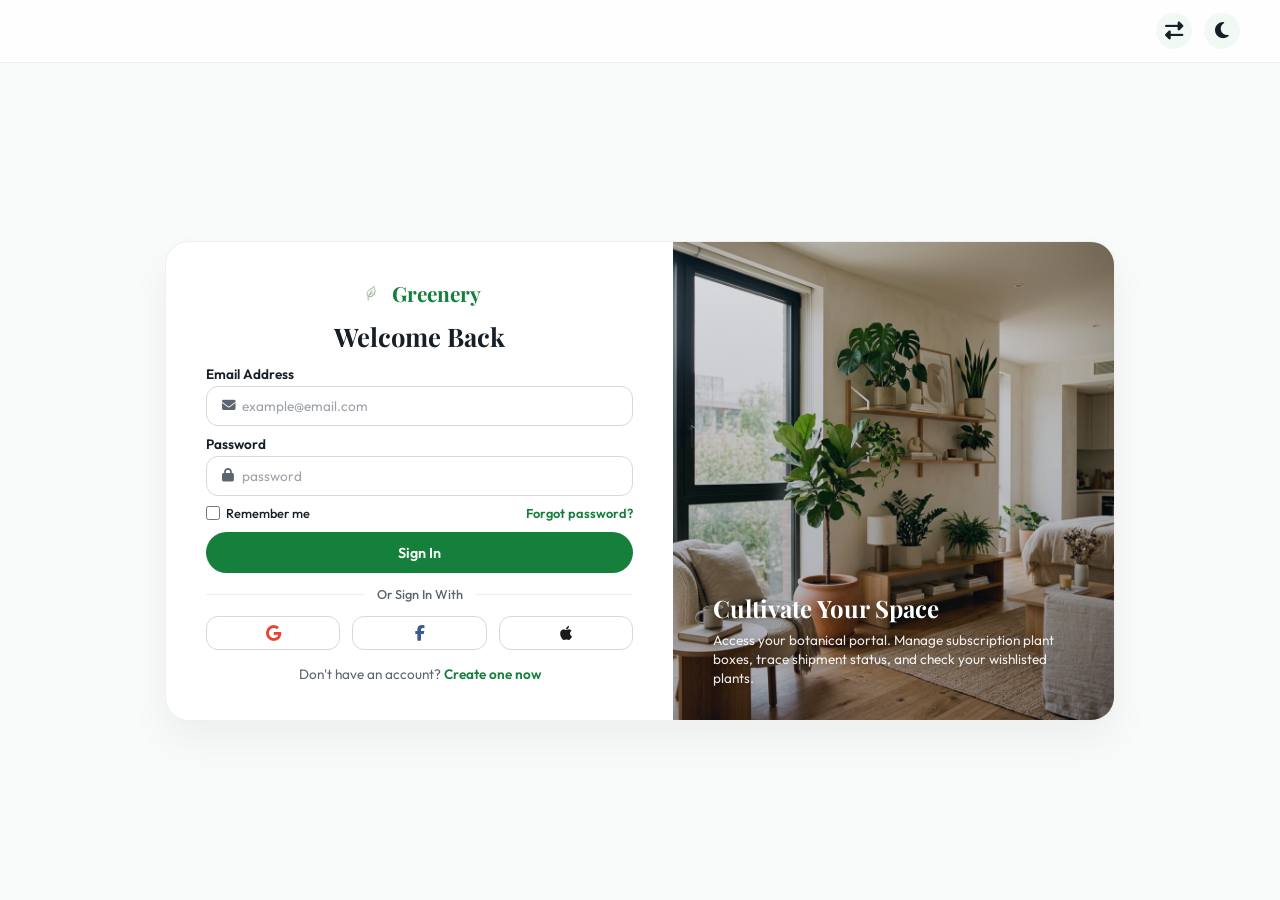
<file: login.html>
<!DOCTYPE html>
<html lang="en" data-theme="light" dir="ltr">
<head>
  <link rel="icon" type="image/svg+xml" href="favicon.svg">
  <meta charset="UTF-8">
  <meta name="viewport" content="width=device-width, initial-scale=1.0">
  <meta name="description" content="Access your Greenery account. Sign in to view your wishlists, manage your subscription box, and schedule consulting appointments.">
  <link rel="stylesheet" href="https://cdnjs.cloudflare.com/ajax/libs/font-awesome/6.4.0/css/all.min.css">
  <title>Login - Greenery Plant Nursery</title>
  <style>
    /* Google Fonts */
    @import url('https://fonts.googleapis.com/css2?family=Outfit:wght@300;400;500;600;700&family=Playfair+Display:ital,wght@0,400;0,600;0,700;1,400&display=swap');

    /* Color variables & Design System */
    :root {
      --primary: hsl(142, 72%, 29%);
      --primary-hover: hsl(142, 72%, 24%);
      --primary-light: hsl(142, 30%, 96%);
      --accent: hsl(38, 85%, 50%);
      --bg-color: hsl(140, 20%, 98%);
      --text-color: hsl(210, 24%, 12%);
      --text-muted: hsl(210, 10%, 40%);
      --navbar-bg: rgba(255, 255, 255, 0.75);
      --navbar-border: rgba(0, 0, 0, 0.06);
      --shadow-color: rgba(0, 0, 0, 0.05);
      --card-bg: hsl(0, 0%, 100%);
      --border-radius: 12px;
      --transition-speed: 0.3s;
      --font-sans: 'Outfit', sans-serif;
      --font-serif: 'Playfair Display', serif;
      --badge-bg: hsl(355, 84%, 55%);
      --input-bg: hsl(0, 0%, 100%);
      --input-border: hsl(210, 10%, 85%);
      
      /* Brand Social Colors */
      --google-brand: hsl(5, 81%, 56%);
      --facebook-brand: hsl(221, 44%, 41%);
      --apple-brand: hsl(0, 0%, 10%);
    }

    /* Dark Mode Overrides */
    html[data-theme="dark"] {
      --primary: hsl(142, 60%, 45%);
      --primary-hover: hsl(142, 60%, 55%);
      --primary-light: hsl(142, 20%, 15%);
      --accent: hsl(38, 90%, 60%);
      --bg-color: hsl(220, 20%, 8%);
      --text-color: hsl(210, 20%, 98%);
      --text-muted: hsl(210, 10%, 70%);
      --navbar-bg: rgba(15, 23, 42, 0.75);
      --navbar-border: rgba(255, 255, 255, 0.08);
      --shadow-color: rgba(0, 0, 0, 0.3);
      --card-bg: hsl(220, 20%, 13%);
      --input-bg: hsl(220, 20%, 11%);
      --input-border: hsl(220, 20%, 20%);
      
      --apple-brand: hsl(0, 0%, 90%);
    }

    /* General resets */
    *, *::before, *::after {
      box-sizing: border-box;
      margin: 0;
      padding: 0;
    }

    body {
      font-family: var(--font-sans);
      background-color: var(--bg-color);
      color: var(--text-color);
      transition: background-color var(--transition-speed) ease, color var(--transition-speed) ease;
      overflow: hidden; /* Don't scroll */
      height: 100vh;
      display: flex;
      flex-direction: column;
    }

    a {
      color: inherit;
      text-decoration: none;
      transition: color var(--transition-speed) ease;
    }

    button {
      background: none;
      border: none;
      cursor: pointer;
      font-family: inherit;
      color: inherit;
      display: flex;
      align-items: center;
      justify-content: center;
    }

    /* App Header & Sticky Navbar */
    .app-header {
      position: sticky;
      top: 0;
      z-index: 100;
      width: 100%;
      background: var(--navbar-bg);
      backdrop-filter: blur(12px);
      -webkit-backdrop-filter: blur(12px);
      border-bottom: 1px solid var(--navbar-border);
      transition: all var(--transition-speed) cubic-bezier(0.4, 0, 0.2, 1);
    }

    .app-header.scrolled {
      box-shadow: 0 10px 30px -10px var(--shadow-color);
      background: var(--navbar-bg);
      backdrop-filter: blur(20px);
      -webkit-backdrop-filter: blur(20px);
    }

    /* Navbar Flex Layout - Only contains utilities on the right */
    .navbar {
      display: flex;
      justify-content: flex-end;
      align-items: center;
      padding-inline: 2.5rem;
      padding-block: 0.8rem;
      max-width: 1440px;
      margin: 0 auto;
      width: 100%;
    }

    /* Utilities - Right Column (Only Dark Mode and RTL buttons) */
    .nav-utilities {
      display: flex;
      align-items: center;
      gap: 0.75rem;
    }

    /* Clean circular icon buttons */
    .icon-btn {
      width: 36px;
      height: 36px;
      border-radius: 50%;
      background: var(--primary-light);
      color: var(--text-color);
      font-size: 1.15rem;
      transition: all var(--transition-speed) cubic-bezier(0.4, 0, 0.2, 1);
      position: relative;
    }

    .icon-btn:hover {
      transform: scale(1.08) translateY(-1px);
      box-shadow: 0 4px 12px var(--shadow-color);
      background: var(--primary);
      color: white;
    }

    .icon-btn i {
      transition: transform var(--transition-speed) ease;
    }

    .icon-btn:hover i {
      transform: rotate(15deg);
    }

    .icon-btn.active {
      background: var(--primary);
      color: white;
    }

    /* -------------------------------------------
       LOGIN CONTENT AREA
       ------------------------------------------- */
    .login-main {
      flex: 1;
      display: flex;
      align-items: center;
      justify-content: center;
      padding: 1rem 1.5rem;
      max-width: 1200px;
      margin: 0 auto;
      width: 100%;
      overflow: hidden;
    }

    .login-card {
      background: var(--card-bg);
      border: 1px solid var(--navbar-border);
      border-radius: 24px;
      box-shadow: 0 20px 40px var(--shadow-color);
      display: grid;
      grid-template-columns: 1.15fr 1fr;
      overflow: hidden;
      width: 100%;
      max-width: 950px;
      max-height: 100%; /* Fit perfectly inside login-main without overflowing */
      height: 480px; /* Reduced fixed height to guarantee no scrollbar on smaller viewports */
      transition: background-color var(--transition-speed) ease, border-color var(--transition-speed) ease;
    }

    .login-form-side {
      padding: 1.5rem 2.5rem; /* Reduced padding to fit smaller screen heights */
      display: flex;
      flex-direction: column;
      overflow: hidden; /* Hide scrollbar completely */
    }

    /* Center-align wrapper for form contents */
    .login-form-content {
      margin-block: auto; /* Vertically centers content wrapper */
      width: 100%;
      display: flex;
      flex-direction: column;
      gap: 0.75rem; /* Reduced gap to fit content */
    }

    /* Logo Styling inside the card header */
    .login-logo {
      display: flex;
      align-items: center;
      justify-content: center;
      gap: 0.5rem;
      font-family: var(--font-serif);
      font-weight: 700;
      font-size: 1.3rem; /* Reduced size */
      color: var(--primary);
      margin-bottom: 0.1rem;
      transition: color var(--transition-speed) ease;
    }

    .login-logo:hover {
      color: var(--primary-hover);
    }

    .login-logo svg, .logo-img {
      height: 26px;
      width: auto;
    }
    html[data-theme="dark"] .logo-img {
      filter: brightness(1.8) saturate(1.2);
    }

    .login-form-header {
      text-align: center;
    }

    .login-form-header h2 {
      font-family: var(--font-serif);
      font-size: 1.6rem; /* Reduced size */
      color: var(--text-color);
      margin-bottom: 0.1rem;
      line-height: 1.2;
    }

    .login-form-header p {
      color: var(--text-muted);
      font-size: 0.85rem; /* Reduced size */
    }

    .login-form-header p a {
      color: var(--primary);
      font-weight: 600;
    }

    .login-form-header p a:hover {
      color: var(--primary-hover);
      text-decoration: underline;
    }

    .login-form {
      display: flex;
      flex-direction: column;
      gap: 0.6rem; /* Compact layout */
    }

    .form-group {
      display: flex;
      flex-direction: column;
      gap: 0.2rem;
    }

    .form-group label {
      font-size: 0.85rem;
      font-weight: 600;
      color: var(--text-color);
    }

    .form-control-wrapper {
      position: relative;
      display: flex;
      align-items: center;
    }

    .form-control-wrapper i {
      position: absolute;
      left: 1rem; /* Compact offset */
      color: var(--text-muted);
      font-size: 0.85rem;
      pointer-events: none;
    }

    html[dir="rtl"] .form-control-wrapper i {
      left: auto;
      right: 1rem;
    }

    .form-control {
      width: 100%;
      background: var(--input-bg);
      border: 1px solid var(--input-border);
      border-radius: var(--border-radius);
      padding: 0.6rem 1rem 0.6rem 2.2rem; /* Shrunk padding to reduce input height */
      font-family: var(--font-sans);
      color: var(--text-color);
      font-size: 0.85rem; /* Shrunk font size */
      transition: all var(--transition-speed) ease;
      outline: none;
    }

    html[dir="rtl"] .form-control {
      padding: 0.6rem 2.2rem 0.6rem 1rem;
    }

    .form-control:focus {
      border-color: var(--primary);
      box-shadow: 0 0 0 3px var(--primary-light);
    }

    .form-control::placeholder {
      color: var(--text-muted);
      opacity: 0.6;
    }

    .form-options {
      display: flex;
      justify-content: space-between;
      align-items: center;
      font-size: 0.8rem; /* Shrunk size */
      font-weight: 500;
    }

    .remember-me {
      display: flex;
      align-items: center;
      gap: 0.4rem;
      cursor: pointer;
      color: var(--text-color);
    }

    .remember-me input {
      accent-color: var(--primary);
      width: 14px;
      height: 14px;
      cursor: pointer;
    }

    .forgot-password {
      color: var(--primary);
      font-weight: 600;
    }

    .forgot-password:hover {
      color: var(--primary-hover);
      text-decoration: underline;
    }

    .btn-signin {
      background: var(--primary);
      color: white;
      font-size: 0.9rem;
      font-weight: 600;
      justify-content: center;
      padding: 0.7rem; /* Shrunk padding */
      border-radius: 30px;
      transition: all var(--transition-speed) ease;
      margin-top: 0.1rem;
    }

    .btn-signin:hover {
      background: var(--primary-hover);
      transform: translateY(-1px);
      box-shadow: 0 5px 12px rgba(20, 83, 45, 0.25);
    }

    /* Social Logins Section */
    .social-separator {
      display: flex;
      align-items: center;
      text-align: center;
      color: var(--text-muted);
      font-size: 0.8rem;
      font-weight: 500;
      margin-block: 0.1rem;
    }

    .social-separator::before,
    .social-separator::after {
      content: '';
      flex: 1;
      border-bottom: 1px solid var(--navbar-border);
    }

    .social-separator:not(:empty)::before {
      margin-inline-end: 0.75rem;
    }

    .social-separator:not(:empty)::after {
      margin-inline-start: 0.75rem;
    }

    .social-btn-group {
      display: grid;
      grid-template-columns: repeat(3, 1fr);
      gap: 0.75rem;
    }

    .social-btn {
      border: 1px solid var(--input-border);
      border-radius: 12px;
      padding: 0.5rem; /* Shrunk padding to make social bar compact */
      font-size: 1rem;
      display: flex;
      align-items: center;
      justify-content: center;
      transition: all var(--transition-speed) cubic-bezier(0.4, 0, 0.2, 1);
      background: var(--card-bg);
    }

    .social-btn-google {
      color: var(--google-brand);
    }

    .social-btn-facebook {
      color: var(--facebook-brand);
    }

    .social-btn-apple {
      color: var(--apple-brand);
    }

    .social-btn:hover {
      transform: translateY(-2px);
      box-shadow: 0 4px 12px var(--shadow-color);
      border-color: var(--primary);
    }

    /* Right Side Panel (Image) */
    .login-image-side {
      background-image: linear-gradient(rgba(15, 23, 42, 0.15), rgba(15, 23, 42, 0.35)), url('images/login_side_panel.png');
      background-size: cover;
      background-position: center;
      position: relative;
    }

    .login-image-content {
      position: absolute;
      bottom: 2rem; /* Aligns with compact padding */
      left: 2.5rem; 
      right: 2.5rem;
      color: white;
    }

    .login-image-content h3 {
      font-family: var(--font-serif);
      font-size: 1.5rem; /* Reduced size */
      margin-bottom: 0.5rem;
      text-shadow: 0 2px 8px rgba(0,0,0,0.3);
      line-height: 1.2;
    }

    .login-image-content p {
      font-size: 0.85rem; /* Reduced size */
      line-height: 1.4;
      text-shadow: 0 2px 8px rgba(0,0,0,0.3);
      color: rgba(255,255,255,0.9);
    }

    /* Responsive Styling for Login Card */
    @media (max-width: 768px) {
      .login-card {
        grid-template-columns: 1fr;
        max-height: 80vh;
        height: auto;
      }
      .login-image-side {
        display: none;
      }
      .login-form-side {
        padding: 1.5rem;
      }
      .login-form-header h2 {
        font-size: 1.4rem;
      }
    }

    /* Compact Footer Style */
    .app-footer {
      background: var(--primary-light);
      border-top: 1px solid var(--navbar-border);
      padding: 1rem 2rem;
      text-align: center;
      font-size: 0.85rem;
      color: var(--text-muted);
      margin-top: auto;
      width: 100%;
      transition: background-color var(--transition-speed) ease;
    }
  </style>
  <link rel="stylesheet" href="responsive.css">
</head>
<body>

  <!-- App Header -->
  <header class="app-header" id="appHeader">
    <div class="navbar">
      <div class="nav-utilities">
        <!-- RTL Layout Toggle -->
        <button class="icon-btn" id="rtlToggleBtn" aria-label="Toggle Layout Direction" title="Toggle Layout Direction">
          <i class="fas fa-exchange-alt"></i>
        </button>
        <!-- Dark Mode Toggle -->
        <button id="themeToggle" class="icon-btn" aria-label="Toggle Color Theme" title="Toggle Color Theme">
          <i id="themeIcon" class="fa-solid fa-moon"></i>
        </button>
      </div>
    </div>
  </header>

  <main class="login-main">
    <div class="login-card">
      <!-- Left Column (Login Form) -->
      <div class="login-form-side">
        <!-- Content wrapper centering all items and preventing vertical alignment shifts -->
        <div class="login-form-content">
          <!-- Logo placed at the top of Welcome Back -->
          <a href="index.html" class="login-logo"><img src="images/logo.png" alt="Greenery" class="logo-img" style="height: 26px;">Greenery</a>
          <div class="login-form-header">
            <h2>Welcome Back</h2>
          </div>

          <form class="login-form" onsubmit="event.preventDefault(); alert('Logged in successfully!'); location.href='index.html';">
            <div class="form-group">
              <label for="loginEmail">Email Address</label>
              <div class="form-control-wrapper">
                <i class="fa-solid fa-envelope"></i>
                <input type="email" id="loginEmail" class="form-control" placeholder="example@email.com" required>
              </div>
            </div>

            <div class="form-group">
              <label for="loginPassword">Password</label>
              <div class="form-control-wrapper">
                <i class="fa-solid fa-lock"></i>
                <input type="password" id="loginPassword" class="form-control" placeholder="password" required>
              </div>
            </div>

            <div class="form-options">
              <label class="remember-me">
                <input type="checkbox">
                <span>Remember me</span>
              </label>
              <a href="#forgot" class="forgot-password" onclick="alert('Password reset link has been simulated!')">Forgot password?</a>
            </div>

            <button type="submit" class="btn btn-signin">Sign In</button>
          </form>

          <div class="social-separator">Or Sign In With</div>

          <div class="social-btn-group">
            <!-- Google social button -->
            <button class="social-btn social-btn-google" aria-label="Sign in with Google" onclick="socialLogin('Google')">
              <i class="fa-brands fa-google"></i>
            </button>
            
            <!-- Facebook social button -->
            <button class="social-btn social-btn-facebook" aria-label="Sign in with Facebook" onclick="socialLogin('Facebook')">
              <i class="fa-brands fa-facebook-f"></i>
            </button>
            
            <!-- Apple social button -->
            <button class="social-btn social-btn-apple" aria-label="Sign in with Apple" onclick="socialLogin('Apple')">
              <i class="fa-brands fa-apple"></i>
            </button>
          </div>

          <p class="register-prompt" style="text-align: center; font-size: 0.85rem; color: var(--text-muted); margin-top: 0.2rem;">
            Don't have an account? <a href="register.html" style="color: var(--primary); font-weight: 600;">Create one now</a>
          </p>
        </div>
      </div>

      <!-- Right Column (Illustrative Background) -->
      <div class="login-image-side">
        <div class="login-image-content">
          <h3>Cultivate Your Space</h3>
          <p>Access your botanical portal. Manage subscription plant boxes, trace shipment status, and check your wishlisted plants.</p>
        </div>
      </div>
    </div>
  </main>

  <script src="navigation.js" defer></script>
  <script>
    // Social login click simulator
    function socialLogin(platform) {
      alert(`Connecting with ${platform}... Simulated social sign-in successful!`);
      location.href = 'index.html';
    }
  </script>
</body>
</html>
</file>
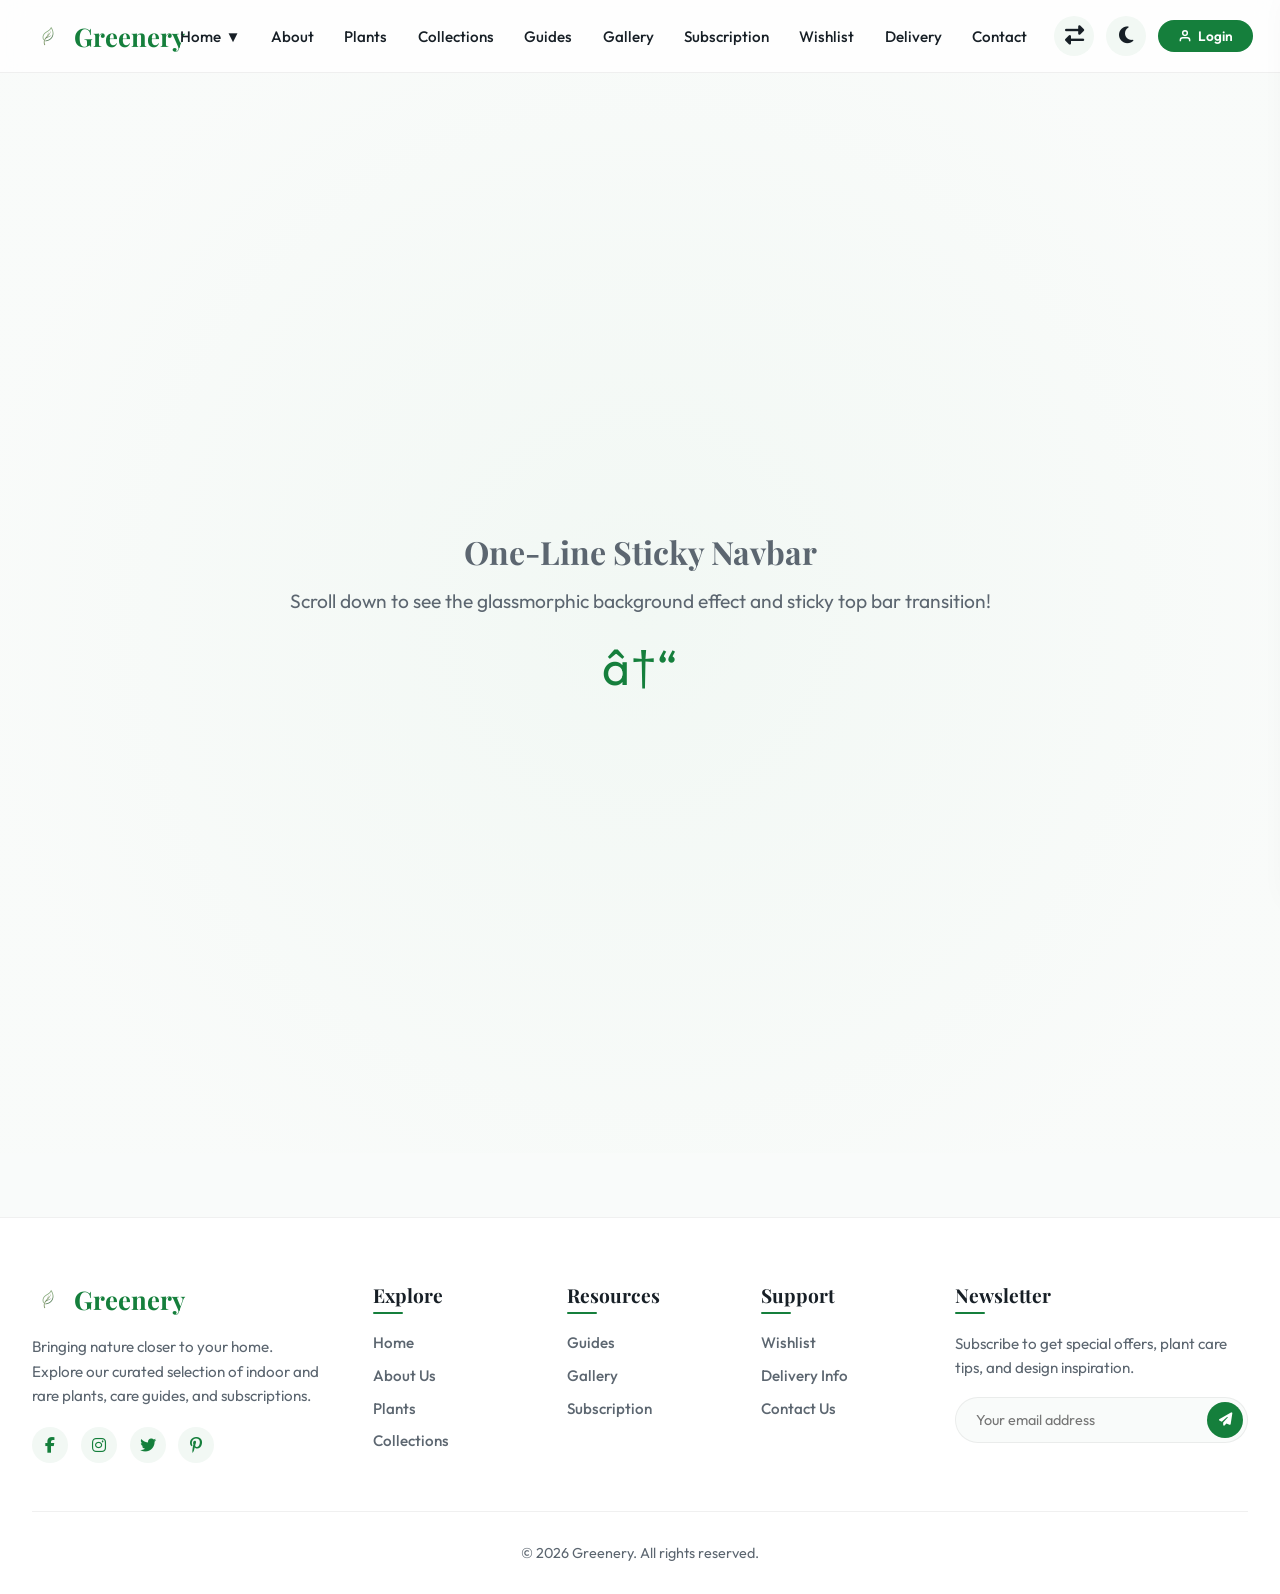
<file: navbar.html>
<!DOCTYPE html>
<html lang="en" data-theme="light" dir="ltr">
<head>
  <link rel="icon" type="image/svg+xml" href="favicon.svg">
  <meta charset="UTF-8">
  <meta name="viewport" content="width=device-width, initial-scale=1.0">
  <link rel="stylesheet" href="https://cdnjs.cloudflare.com/ajax/libs/font-awesome/6.4.0/css/all.min.css">
  <title>One-Line Sticky Navbar</title>
  <style>
    /* Google Fonts */
    @import url('https://fonts.googleapis.com/css2?family=Outfit:wght@300;400;500;600;700&family=Playfair+Display:ital,wght@0,400;0,600;0,700;1,400&display=swap');

    /* Color variables & Design System */
    :root {
      --primary: hsl(142, 72%, 29%);
      --primary-hover: hsl(142, 72%, 24%);
      --primary-light: hsl(142, 30%, 96%);
      --accent: hsl(38, 85%, 50%);
      --bg-color: hsl(140, 20%, 98%);
      --text-color: hsl(210, 24%, 12%);
      --text-muted: hsl(210, 10%, 40%);
      --navbar-bg: rgba(255, 255, 255, 0.75);
      --navbar-border: rgba(0, 0, 0, 0.06);
      --shadow-color: rgba(0, 0, 0, 0.05);
      --card-bg: hsl(0, 0%, 100%);
      --border-radius: 12px;
      --transition-speed: 0.3s;
      --font-sans: 'Outfit', sans-serif;
      --font-serif: 'Playfair Display', serif;
      --badge-bg: hsl(355, 84%, 55%);
    }

    /* Dark Mode Overrides */
    html[data-theme="dark"] {
      --primary: hsl(142, 60%, 45%);
      --primary-hover: hsl(142, 60%, 55%);
      --primary-light: hsl(142, 20%, 15%);
      --accent: hsl(38, 90%, 60%);
      --bg-color: hsl(220, 20%, 8%);
      --text-color: hsl(210, 20%, 98%);
      --text-muted: hsl(210, 10%, 70%);
      --navbar-bg: rgba(15, 23, 42, 0.75);
      --navbar-border: rgba(255, 255, 255, 0.08);
      --shadow-color: rgba(0, 0, 0, 0.3);
      --card-bg: hsl(220, 20%, 13%);
    }

    /* General resets */
    *, *::before, *::after {
      box-sizing: border-box;
      margin: 0;
      padding: 0;
    }

    body {
      font-family: var(--font-sans);
      background-color: var(--bg-color);
      color: var(--text-color);
      transition: background-color var(--transition-speed) ease, color var(--transition-speed) ease;
      overflow-x: clip;
      min-height: 150vh; /* Allow scroll to test sticky behavior */
    }

    a {
      color: inherit;
      text-decoration: none;
      transition: color var(--transition-speed) ease;
    }

    ul {
      list-style: none;
    }

    button {
      background: none;
      border: none;
      cursor: pointer;
      font-family: inherit;
      color: inherit;
      display: flex;
      align-items: center;
      justify-content: center;
    }

    /* App Header & Wrapper */
    .app-header {
      position: sticky;
      top: 0;
      z-index: 100;
      width: 100%;
      background: var(--navbar-bg);
      backdrop-filter: blur(12px);
      -webkit-backdrop-filter: blur(12px);
      border-bottom: 1px solid var(--navbar-border);
      transition: all var(--transition-speed) cubic-bezier(0.4, 0, 0.2, 1);
    }

    /* Scrolled state for Header */
    .app-header.scrolled {
      box-shadow: 0 10px 30px -10px var(--shadow-color);
      background: var(--navbar-bg);
      backdrop-filter: blur(20px);
      -webkit-backdrop-filter: blur(20px);
    }

    .app-header.scrolled .navbar {
      padding-block: 0.6rem;
    }

    /* Main Navigation Bar (Clean 3-Column Grid) */
    .navbar {
      display: grid;
      grid-template-columns: 1fr auto 1fr;
      align-items: center;
      padding-inline: 2rem;
      padding-block: 1rem;
      transition: padding var(--transition-speed) cubic-bezier(0.4, 0, 0.2, 1);
      max-width: 1440px;
      margin: 0 auto;
      gap: 1rem;
    }

    /* Logo Design - Left Column */
    .logo {
      display: flex;
      align-items: center;
      gap: 0.6rem;
      font-family: var(--font-serif);
      font-weight: 700;
      font-size: 1.6rem;
      color: var(--primary);
      justify-self: start;
    }

    .logo svg, .logo-img {
      height: 32px;
      width: auto;
      transition: transform var(--transition-speed) ease;
    }

    .logo:hover svg, .logo:hover .logo-img {
      transform: rotate(-10deg) scale(1.1);
    }
    html[data-theme="dark"] .logo-img {
      filter: brightness(1.8) saturate(1.2);
    }

    /* Nav Menu Desktop - Centered Column */
    .nav-menu {
      display: flex;
      align-items: center;
      justify-self: center;
    }

    .nav-menu > ul {
      display: flex;
      align-items: center;
      gap: 0.5rem;
    }

    .nav-item {
      position: relative;
    }

    .nav-link {
      font-weight: 500;
      font-size: 0.95rem;
      padding: 0.5rem 0.7rem;
      color: var(--text-color);
      border-radius: 8px;
      display: flex;
      align-items: center;
      gap: 0.3rem;
      transition: all var(--transition-speed) ease;
      white-space: nowrap;
    }

    .nav-link:hover {
      color: var(--primary);
      background: var(--primary-light);
    }

    /* Dropdown Menu styling (Home) */
    .dropdown-menu {
      position: absolute;
      top: 100%;
      left: 50%;
      transform: translateX(-50%) translateY(10px);
      background: var(--card-bg);
      min-width: 160px;
      box-shadow: 0 10px 30px var(--shadow-color);
      border: 1px solid var(--navbar-border);
      border-radius: var(--border-radius);
      opacity: 0;
      visibility: hidden;
      transition: all 0.25s cubic-bezier(0.4, 0, 0.2, 1);
      padding: 0.5rem;
      z-index: 101;
    }

    .nav-item:hover .dropdown-menu {
      opacity: 1;
      visibility: visible;
      transform: translateX(-50%) translateY(0);
    }

    .dropdown-link {
      display: block;
      padding: 0.6rem 1rem;
      font-weight: 500;
      font-size: 0.9rem;
      border-radius: 8px;
      transition: all var(--transition-speed) ease;
      white-space: nowrap;
    }

    .dropdown-link:hover {
      background: var(--primary-light);
      color: var(--primary);
      padding-inline-start: 1.25rem;
    }

    /* Wishlist Badge */
    .wishlist-link {
      display: flex;
      align-items: center;
      gap: 0.4rem;
    }

    .badge {
      background: var(--badge-bg);
      color: white;
      font-size: 0.7rem;
      font-weight: 700;
      padding: 0.15rem 0.45rem;
      border-radius: 10px;
      display: inline-flex;
      align-items: center;
      justify-content: center;
    }

    /* Utilities - Right Column */
    .nav-utilities {
      display: flex;
      align-items: center;
      gap: 0.75rem;
      justify-self: end;
    }

    /* Clean circular icon buttons */
    .icon-btn {
      width: 40px;
      height: 40px;
      border-radius: 50%;
      background: var(--primary-light);
      color: var(--text-color);
      font-size: 1.2rem;
      transition: all var(--transition-speed) cubic-bezier(0.4, 0, 0.2, 1);
      position: relative;
    }

    .icon-btn:hover {
      transform: scale(1.08) translateY(-1px);
      box-shadow: 0 4px 12px var(--shadow-color);
      background: var(--primary);
      color: white;
    }

    .icon-btn svg {
      width: 20px;
      height: 20px;
      fill: none;
      stroke: currentColor;
      stroke-width: 2;
      stroke-linecap: round;
      stroke-linejoin: round;
      transition: transform var(--transition-speed) ease;
    }

    .icon-btn i {
      transition: transform var(--transition-speed) ease;
    }

    .icon-btn:hover svg,
    .icon-btn:hover i {
      transform: rotate(15deg);
    }

    /* Active state indicator styles */
    .icon-btn.active {
      background: var(--primary);
      color: white;
    }

    /* Login pill-shaped button */
    .login-btn {
      background: var(--primary);
      color: white;
      border-radius: 20px;
      padding: 0.45rem 1.25rem;
      font-weight: 600;
      font-size: 0.85rem;
      transition: all var(--transition-speed) ease;
      display: flex;
      align-items: center;
      gap: 0.35rem;
      white-space: nowrap;
    }

    .login-btn:hover {
      background: var(--primary-hover);
      transform: translateY(-1px);
      box-shadow: 0 4px 12px rgba(0, 0, 0, 0.15);
    }

    .login-btn svg {
      width: 14px;
      height: 14px;
      fill: none;
      stroke: currentColor;
      stroke-width: 2.5;
    }

    html[data-theme="dark"] .login-btn:hover {
      box-shadow: 0 4px 12px rgba(142, 60, 45, 0.3);
    }

    /* Hamburger Toggle */
    .hamburger-toggle {
      display: none;
      font-size: 1.6rem;
      color: var(--text-color);
      z-index: 105;
      padding: 0.2rem;
    }

    /* Side Drawer (Mobile Nav) */
    .mobile-drawer {
      position: fixed;
      top: 0;
      right: -320px;
      width: 300px;
      height: 100vh;
      background: var(--card-bg);
      box-shadow: -10px 0 30px var(--shadow-color);
      z-index: 1000;
      display: flex;
      flex-direction: column;
      padding: 2rem;
      transition: right 0.3s cubic-bezier(0.4, 0, 0.2, 1);
      overflow-y: auto;
    }

    .mobile-drawer.open {
      right: 0;
    }

    .drawer-header {
      display: flex;
      justify-content: space-between;
      align-items: center;
      margin-bottom: 2rem;
      padding-bottom: 1rem;
      border-bottom: 1px solid var(--navbar-border);
    }

    .drawer-close {
      font-size: 1.5rem;
      color: var(--text-muted);
    }

    .mobile-nav-list {
      display: flex;
      flex-direction: column;
      gap: 1rem;
    }

    .mobile-nav-item {
      width: 100%;
    }

    .mobile-nav-link {
      display: flex;
      justify-content: space-between;
      align-items: center;
      padding: 0.8rem 1rem;
      font-weight: 500;
      border-radius: 8px;
      transition: background-color var(--transition-speed) ease;
    }

    .mobile-nav-link:hover {
      background: var(--primary-light);
      color: var(--primary);
    }

    /* Mobile Utilities inside drawer */
    .drawer-utilities {
      margin-top: auto;
      padding-top: 2rem;
      border-top: 1px solid var(--navbar-border);
      display: flex;
      flex-direction: column;
      gap: 1rem;
      align-items: center;
    }

    .drawer-utilities .mobile-toggles {
      display: flex;
      gap: 1rem;
    }

    .drawer-utilities .login-btn {
      width: 100%;
      justify-content: center;
    }

    /* Overlay for Mobile Drawer */
    .drawer-overlay {
      position: fixed;
      inset: 0;
      background: rgba(0, 0, 0, 0.4);
      backdrop-filter: blur(4px);
      opacity: 0;
      visibility: hidden;
      z-index: 999;
      transition: all var(--transition-speed) ease;
    }

    .drawer-overlay.active {
      opacity: 1;
      visibility: visible;
    }

    /* --- RTL LAYOUT SYSTEM --- */
    html[dir="rtl"] .dropdown-menu {
      left: 50%;
      transform: translateX(-50%) translateY(10px);
    }

    html[dir="rtl"] .mobile-drawer {
      right: auto;
      left: -320px;
      box-shadow: 10px 0 30px var(--shadow-color);
    }

    html[dir="rtl"] .mobile-drawer.open {
      left: 0;
      right: auto;
    }

    html[dir="rtl"] .dropdown-link:hover {
      padding-inline-start: 1rem;
      padding-inline-end: 1.25rem;
    }

    html[dir="rtl"] .arrow-icon {
      transform: scaleX(-1);
    }

    /* Responsive Breakpoint for Mobile layout */
    @media (max-width: 1200px) {
      .navbar {
        display: flex;
        justify-content: space-between;
        padding-inline: 1.5rem;
      }
      .nav-menu {
        display: none;
      }
      .nav-utilities .icon-btn,
      .nav-utilities .login-btn {
        display: none;
      }
      .hamburger-toggle {
        display: flex;
      }
    }

    /* Help text style to test sticky */
    .scroll-guide {
      display: flex;
      flex-direction: column;
      justify-content: center;
      align-items: center;
      height: 120vh;
      text-align: center;
      padding: 2rem;
      font-size: 1.2rem;
      color: var(--text-muted);
      background: radial-gradient(circle at center, var(--primary-light) 0%, var(--bg-color) 80%);
    }

    .scroll-guide-icon {
      font-size: 3rem;
      margin-top: 1.5rem;
      animation: bounce 2s infinite;
      color: var(--primary);
    }

    @keyframes bounce {
      0%, 20%, 50%, 80%, 100% {
        transform: translateY(0);
      }
      40% {
        transform: translateY(-15px);
      }
      60% {
        transform: translateY(-7px);
      }
    }

    /* Footer Styling */
    .app-footer {
      background-color: var(--card-bg);
      border-top: 1px solid var(--navbar-border);
      padding: 4rem 2rem 2rem;
      margin-top: 4rem;
      transition: background-color var(--transition-speed) ease, border-color var(--transition-speed) ease;
    }

    .footer-container {
      max-width: 1440px;
      margin: 0 auto;
      display: grid;
      grid-template-columns: 2fr 1fr 1fr 1fr 2fr;
      gap: 3rem;
      margin-bottom: 3rem;
    }

    .footer-info {
      display: flex;
      flex-direction: column;
      gap: 1.2rem;
    }

    .footer-description {
      font-size: 0.95rem;
      line-height: 1.6;
      color: var(--text-muted);
      max-width: 320px;
    }

    .social-links {
      display: flex;
      gap: 0.8rem;
    }

    .social-icon {
      width: 36px;
      height: 36px;
      border-radius: 50%;
      background: var(--primary-light);
      color: var(--primary);
      display: flex;
      align-items: center;
      justify-content: center;
      transition: all var(--transition-speed) ease;
      font-size: 1rem;
    }

    .social-icon:hover {
      background: var(--primary);
      color: white;
      transform: translateY(-2px);
    }

    .footer-menu-col h3 {
      font-family: var(--font-serif);
      font-size: 1.2rem;
      color: var(--text-color);
      margin-bottom: 1.5rem;
      position: relative;
    }

    .footer-menu-col h3::after {
      content: '';
      position: absolute;
      bottom: -6px;
      left: 0;
      width: 30px;
      height: 2px;
      background-color: var(--primary);
      border-radius: 2px;
    }

    html[dir="rtl"] .footer-menu-col h3::after {
      left: auto;
      right: 0;
    }

    .footer-menu-col ul {
      display: flex;
      flex-direction: column;
      gap: 0.8rem;
    }

    .footer-link {
      font-size: 0.95rem;
      font-weight: 500;
      color: var(--text-muted);
      transition: all var(--transition-speed) ease;
      position: relative;
      display: inline-block;
    }

    .footer-link:hover {
      color: var(--primary);
      transform: translateX(4px);
    }

    html[dir="rtl"] .footer-link:hover {
      transform: translateX(-4px);
    }

    .footer-bottom {
      max-width: 1440px;
      margin: 0 auto;
      padding-top: 2rem;
      border-top: 1px solid var(--navbar-border);
      text-align: center;
      font-size: 0.9rem;
      color: var(--text-muted);
    }

    /* Responsive Footer */
    @media (max-width: 992px) {
      .footer-container {
        grid-template-columns: 1fr 1fr;
        gap: 2rem;
      }
    }

    @media (max-width: 576px) {
      .footer-container {
        grid-template-columns: 1fr;
        gap: 2rem;
      }
      .footer-info {
        align-items: center;
        text-align: center;
      }
      .footer-description {
        max-width: 100%;
      }
      .footer-menu-col {
        text-align: center;
      }
      .footer-menu-col h3::after {
        left: 50%;
        transform: translateX(-50%);
      }
    }

    /* Newsletter Column Styling */
    .newsletter-col p {
      font-size: 0.95rem;
      line-height: 1.6;
      color: var(--text-muted);
      margin-bottom: 1rem;
    }

    .newsletter-form {
      display: flex;
      gap: 0.5rem;
      background: var(--bg-color);
      padding: 0.25rem;
      border: 1px solid var(--navbar-border);
      border-radius: 30px;
      transition: border-color var(--transition-speed) ease;
    }

    .newsletter-form:focus-within {
      border-color: var(--primary);
    }

    .newsletter-form input {
      flex: 1;
      background: none;
      border: none;
      padding: 0.5rem 1rem;
      font-family: inherit;
      font-size: 0.9rem;
      color: var(--text-color);
      outline: none;
    }

    .newsletter-form button {
      width: 36px;
      height: 36px;
      border-radius: 50%;
      background: var(--primary);
      color: white;
      transition: background-color var(--transition-speed) ease, transform var(--transition-speed) ease;
    }

    .newsletter-form button:hover {
      background: var(--primary-hover);
      transform: scale(1.05);
    }
  </style>
  <link rel="stylesheet" href="responsive.css">
</head>
<body>

  <!-- Single-Line App Header -->
  <header id="appHeader" class="app-header">
    <div class="navbar">
      <!-- Logo (Column 1 - Left) -->
      <a href="index.html" class="logo"><img src="images/logo.png" alt="Greenery" class="logo-img">Greenery</a>

      <!-- Desktop Navigation Menu (Column 2 - Exactly Centered) -->
      <nav class="nav-menu" aria-label="Main Navigation">
        <ul>
          <!-- Home Dropdown Link -->
          <li class="nav-item">
            <a href="#" class="nav-link">
              Home <span class="arrow-icon">&#9660;</span>
            </a>
            <ul class="dropdown-menu">
              <li><a href="index.html" class="dropdown-link">Home 1</a></li>
              <li><a href="home2.html" class="dropdown-link">Home 2</a></li>
            </ul>
          </li>
          <li class="nav-item"><a href="about.html" class="nav-link">About</a></li>
          <li class="nav-item"><a href="plants.html" class="nav-link">Plants</a></li>
          <li class="nav-item"><a href="collections.html" class="nav-link">Collections</a></li>
          <li class="nav-item"><a href="guides.html" class="nav-link">Guides</a></li>
          <li class="nav-item"><a href="gallery.html" class="nav-link">Gallery</a></li>
          <li class="nav-item"><a href="subscription.html" class="nav-link">Subscription</a></li>
          <li class="nav-item"><a href="wishlist.html" class="nav-link">Wishlist <span class="badge" id="wishlistBadge" style="display: none;">0</span></a></li>
          <li class="nav-item"><a href="delivery.html" class="nav-link">Delivery</a></li>
          <li class="nav-item"><a href="contact.html" class="nav-link">Contact</a></li>
        </ul>
      </nav>

      <!-- Utilities (Column 3 - Right) -->
      <div class="nav-utilities">
        <!-- RTL Layout Toggle -->
        <button class="icon-btn" id="rtlToggleBtn" aria-label="Toggle Layout Direction" title="Toggle Layout Direction">
        <i class="fas fa-exchange-alt"></i>
      </button>
        <!-- Dark Mode Toggle -->
        <button id="themeToggle" class="icon-btn" aria-label="Toggle Color Theme" title="Toggle Color Theme">
          <i id="themeIcon" class="fa-solid fa-moon"></i>
        </button>

        <!-- Login Button -->
        <a href="login.html" class="login-btn" id="loginBtn">
          <svg viewBox="0 0 24 24" xmlns="http://www.w3.org/2000/svg">
            <path d="M20 21v-2a4 4 0 0 0-4-4H8a4 4 0 0 0-4 4v2" />
            <circle cx="12" cy="7" r="4" />
          </svg>
          Login
        </a>
        <!-- Hamburger Menu button (Mobile) -->
        <button id="hamburgerToggle" class="hamburger-toggle" aria-label="Open Navigation Drawer">
          &#9776;
        </button>
      </div>
    </div>
  </header>

  <!-- Mobile Navigation Drawer Overlay -->
  <div id="drawerOverlay" class="drawer-overlay"></div>

  <!-- Mobile Slide-out Drawer -->
  <div id="mobileDrawer" class="mobile-drawer" aria-modal="true" role="dialog">
    <div class="drawer-header">
      <a href="index.html" class="logo"><img src="images/logo.png" alt="Greenery" class="logo-img" style="height: 28px;">Greenery</a>
      <button id="drawerClose" class="drawer-close" aria-label="Close Navigation Drawer">
        &times;
      </button>
    </div>

    <!-- Mobile Navigation List -->
    <nav class="mobile-nav-list">
      <div class="mobile-nav-item">
        <a href="#" class="mobile-nav-link" id="mobileDropdownBtn">
          Home <span class="mobile-dropdown-btn">&#9660;</span>
        </a>
        <ul class="mobile-dropdown-menu" id="mobileDropdownMenu">
          <li><a href="index.html" class="mobile-nav-link">Home 1</a></li>
          <li><a href="home2.html" class="mobile-nav-link">Home 2</a></li>
        </ul>
      </div>
      <div class="mobile-nav-item"><a href="about.html" class="mobile-nav-link">About Us</a></div>
      <div class="mobile-nav-item"><a href="plants.html" class="mobile-nav-link">Plants</a></div>
      <div class="mobile-nav-item"><a href="collections.html" class="mobile-nav-link">Collections</a></div>
      <div class="mobile-nav-item"><a href="guides.html" class="mobile-nav-link">Guides</a></div>
      <div class="mobile-nav-item"><a href="gallery.html" class="mobile-nav-link">Gallery</a></div>
      <div class="mobile-nav-item"><a href="subscription.html" class="mobile-nav-link">Subscription</a></div>
      <div class="mobile-nav-item"><a href="wishlist.html" class="mobile-nav-link">Wishlist <span class="badge" id="mobileWishlistBadge" style="display: none; margin-inline-start: 0.5rem;">0</span></a></div>
      <div class="mobile-nav-item"><a href="delivery.html" class="mobile-nav-link">Delivery</a></div>
      <div class="mobile-nav-item"><a href="contact.html" class="mobile-nav-link">Contact</a></div>
    </nav>

    <!-- Mobile Drawer Utilities -->
    <div class="drawer-utilities">
      <div class="mobile-toggles">
        <button class="icon-btn" id="mobileRtlToggleBtn" aria-label="Toggle Layout Direction" title="Toggle Layout Direction">
        <i class="fas fa-exchange-alt"></i>
      </button>
        <button id="mobileThemeToggle" class="icon-btn" aria-label="Toggle Color Theme" title="Toggle Color Theme">
          <i id="mobileThemeIcon" class="fa-solid fa-moon"></i>
        </button>
      </div>
      <a href="login.html" class="login-btn" id="mobileLoginBtn">
        <svg viewBox="0 0 24 24" xmlns="http://www.w3.org/2000/svg">
          <path d="M20 21v-2a4 4 0 0 0-4-4H8a4 4 0 0 0-4 4v2" />
          <circle cx="12" cy="7" r="4" />
        </svg>
        Login
      </a>
    </div>
  </div>

  <!-- Scroll Testing Area (Minimal Page Height Helper Only) -->
  <main>
    <div class="scroll-guide">
      <h2 style="font-family: var(--font-serif); font-size: 2rem; margin-bottom: 1rem;">One-Line Sticky Navbar</h2>
      <p>Scroll down to see the glassmorphic background effect and sticky top bar transition!</p>
      <div class="scroll-guide-icon">â†“</div>
    </div>
  </main>

  <!-- Footer Section -->
  <footer class="app-footer">
    <div class="footer-container">
      <!-- Footer Info Column -->
      <div class="footer-info">
        <a href="index.html" class="logo"><img src="images/logo.png" alt="Greenery" class="logo-img">Greenery</a>
        <p class="footer-description">Bringing nature closer to your home. Explore our curated selection of indoor and rare plants, care guides, and subscriptions.</p>
        <div class="social-links">
          <a href="#" class="social-icon" aria-label="Facebook"><i class="fa-brands fa-facebook-f"></i></a>
          <a href="#" class="social-icon" aria-label="Instagram"><i class="fa-brands fa-instagram"></i></a>
          <a href="#" class="social-icon" aria-label="Twitter"><i class="fa-brands fa-twitter"></i></a>
          <a href="#" class="social-icon" aria-label="Pinterest"><i class="fa-brands fa-pinterest-p"></i></a>
        </div>
      </div>

      <!-- Footer Menu Columns -->
      <div class="footer-menu-col">
        <h3>Explore</h3>
        <ul>
          <li><a href="index.html" class="footer-link">Home</a></li>
          <li><a href="about.html" class="footer-link">About Us</a></li>
          <li><a href="plants.html" class="footer-link">Plants</a></li>
          <li><a href="collections.html" class="footer-link">Collections</a></li>
        </ul>
      </div>

      <div class="footer-menu-col">
        <h3>Resources</h3>
        <ul>
          <li><a href="guides.html" class="footer-link">Guides</a></li>
          <li><a href="gallery.html" class="footer-link">Gallery</a></li>
          <li><a href="subscription.html" class="footer-link">Subscription</a></li>
        </ul>
      </div>

      <div class="footer-menu-col">
        <h3>Support</h3>
        <ul>
          <li><a href="wishlist.html" class="footer-link">Wishlist</a></li>
          <li><a href="delivery.html" class="footer-link">Delivery Info</a></li>
          <li><a href="contact.html" class="footer-link">Contact Us</a></li>
        </ul>
      </div>

      <!-- Newsletter Column -->
      <div class="footer-menu-col newsletter-col">
        <h3>Newsletter</h3>
        <p>Subscribe to get special offers, plant care tips, and design inspiration.</p>
        <form class="newsletter-form" onsubmit="event.preventDefault();">
          <input type="email" placeholder="Your email address" required>
          <button type="submit" aria-label="Subscribe">
            <i class="fa-solid fa-paper-plane"></i>
          </button>
        </form>
      </div>
    </div>

    <!-- Footer Bottom Area -->
    <div class="footer-bottom">
      <p>&copy; 2026 Greenery. All rights reserved.</p>
    </div>
  </footer>

  <script src="navigation.js" defer></script>
</body>
</html>
</file>
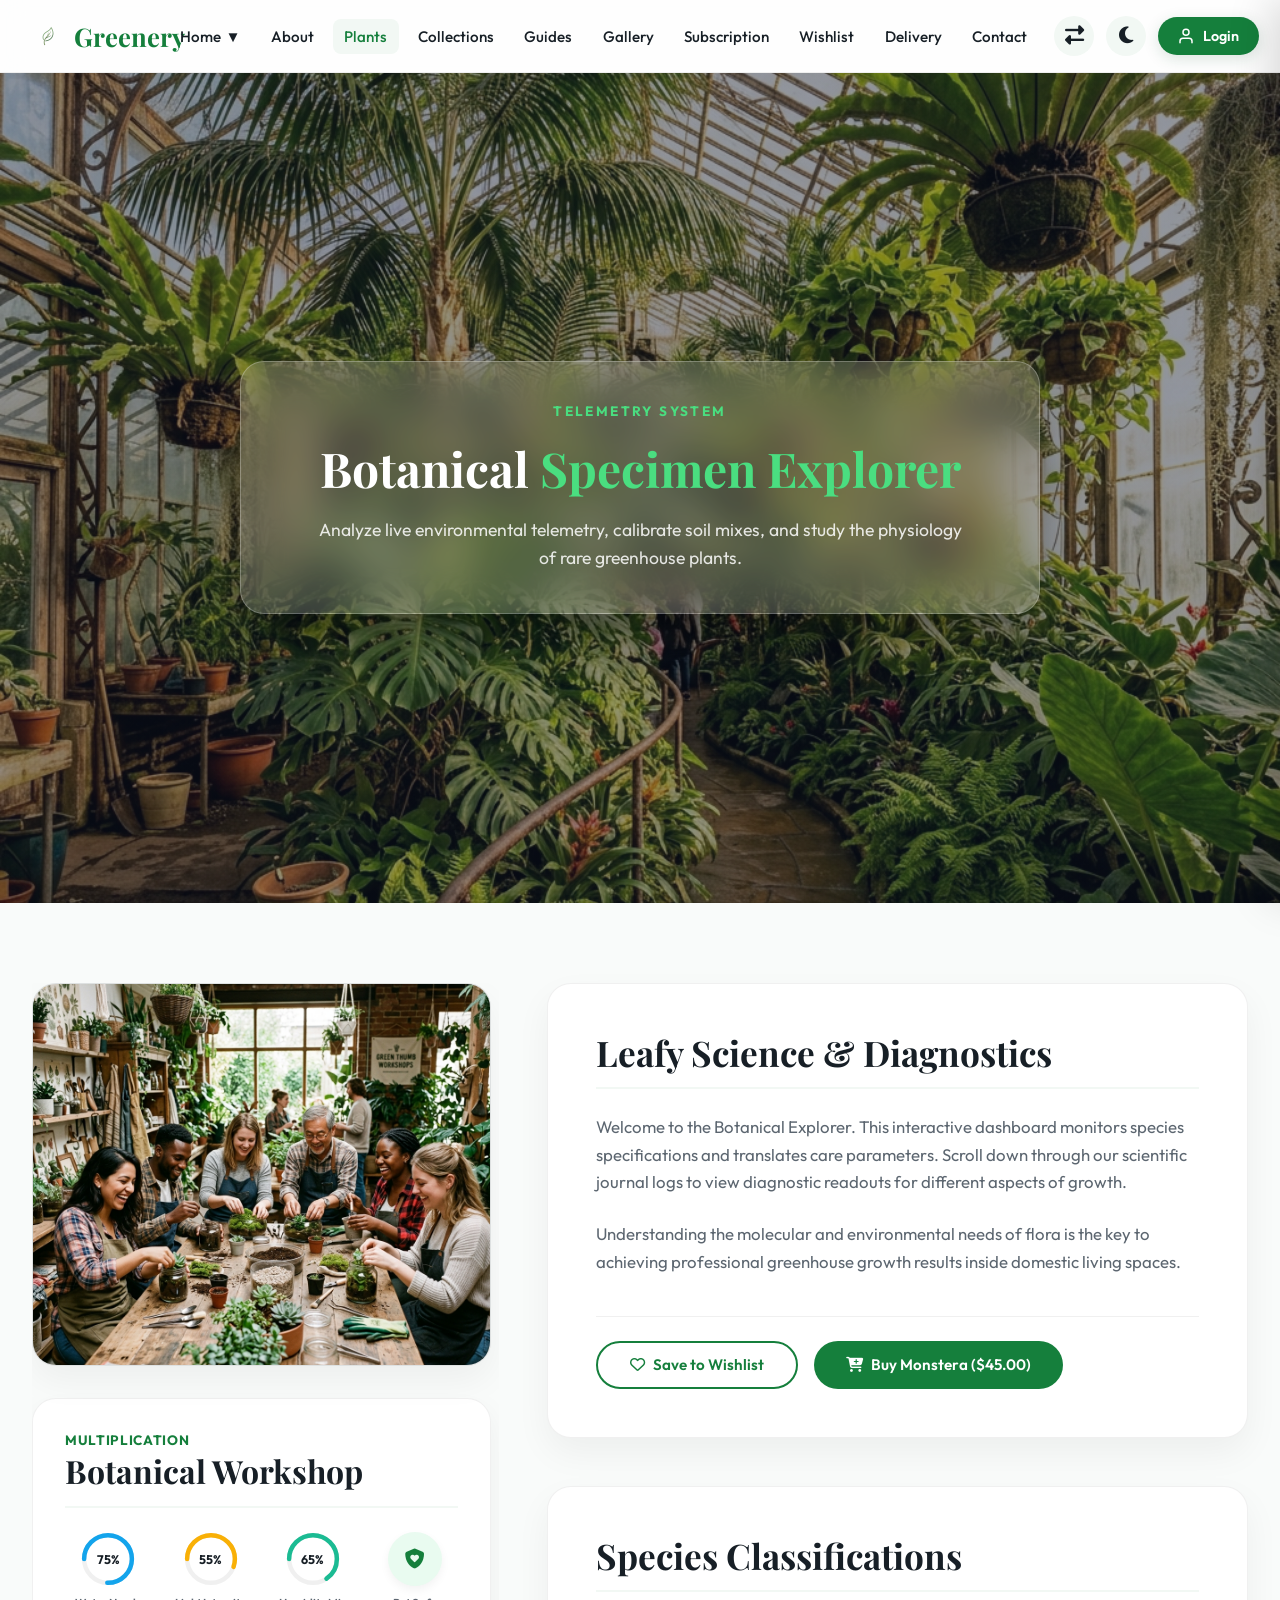
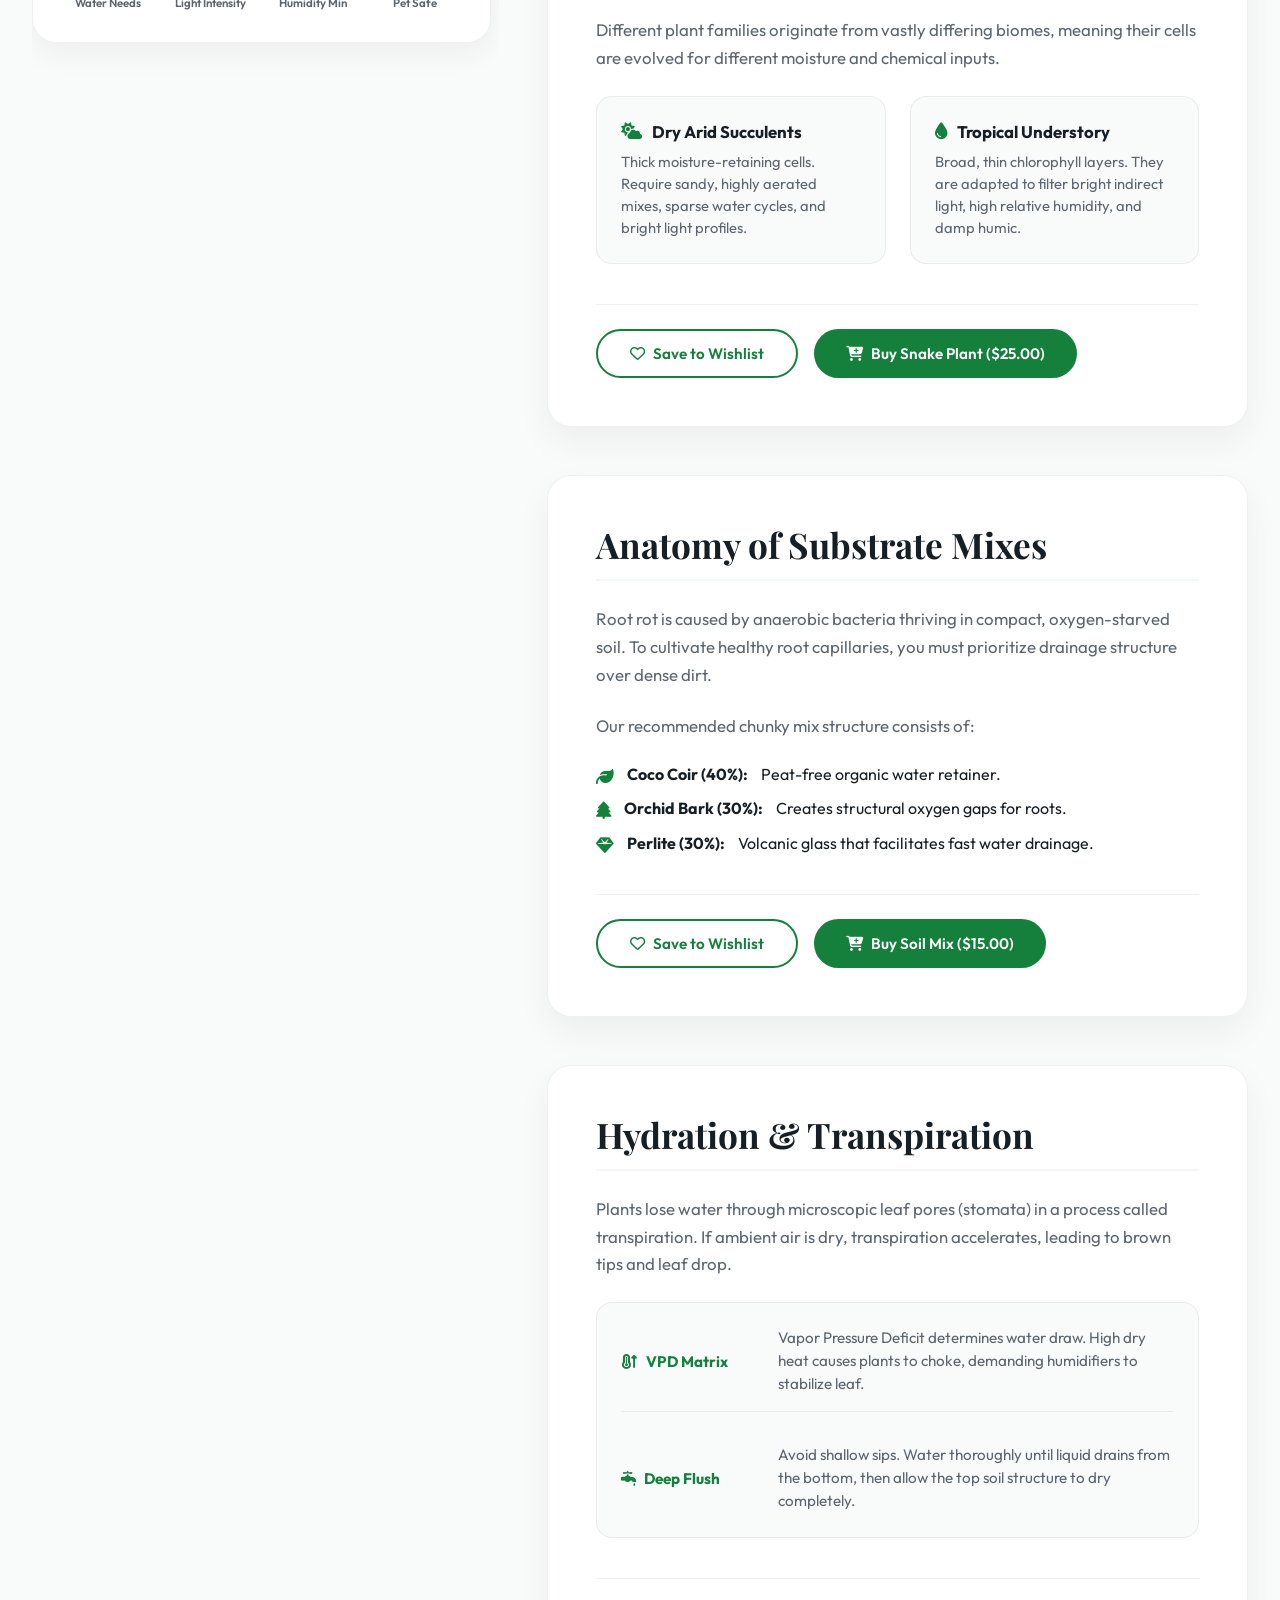
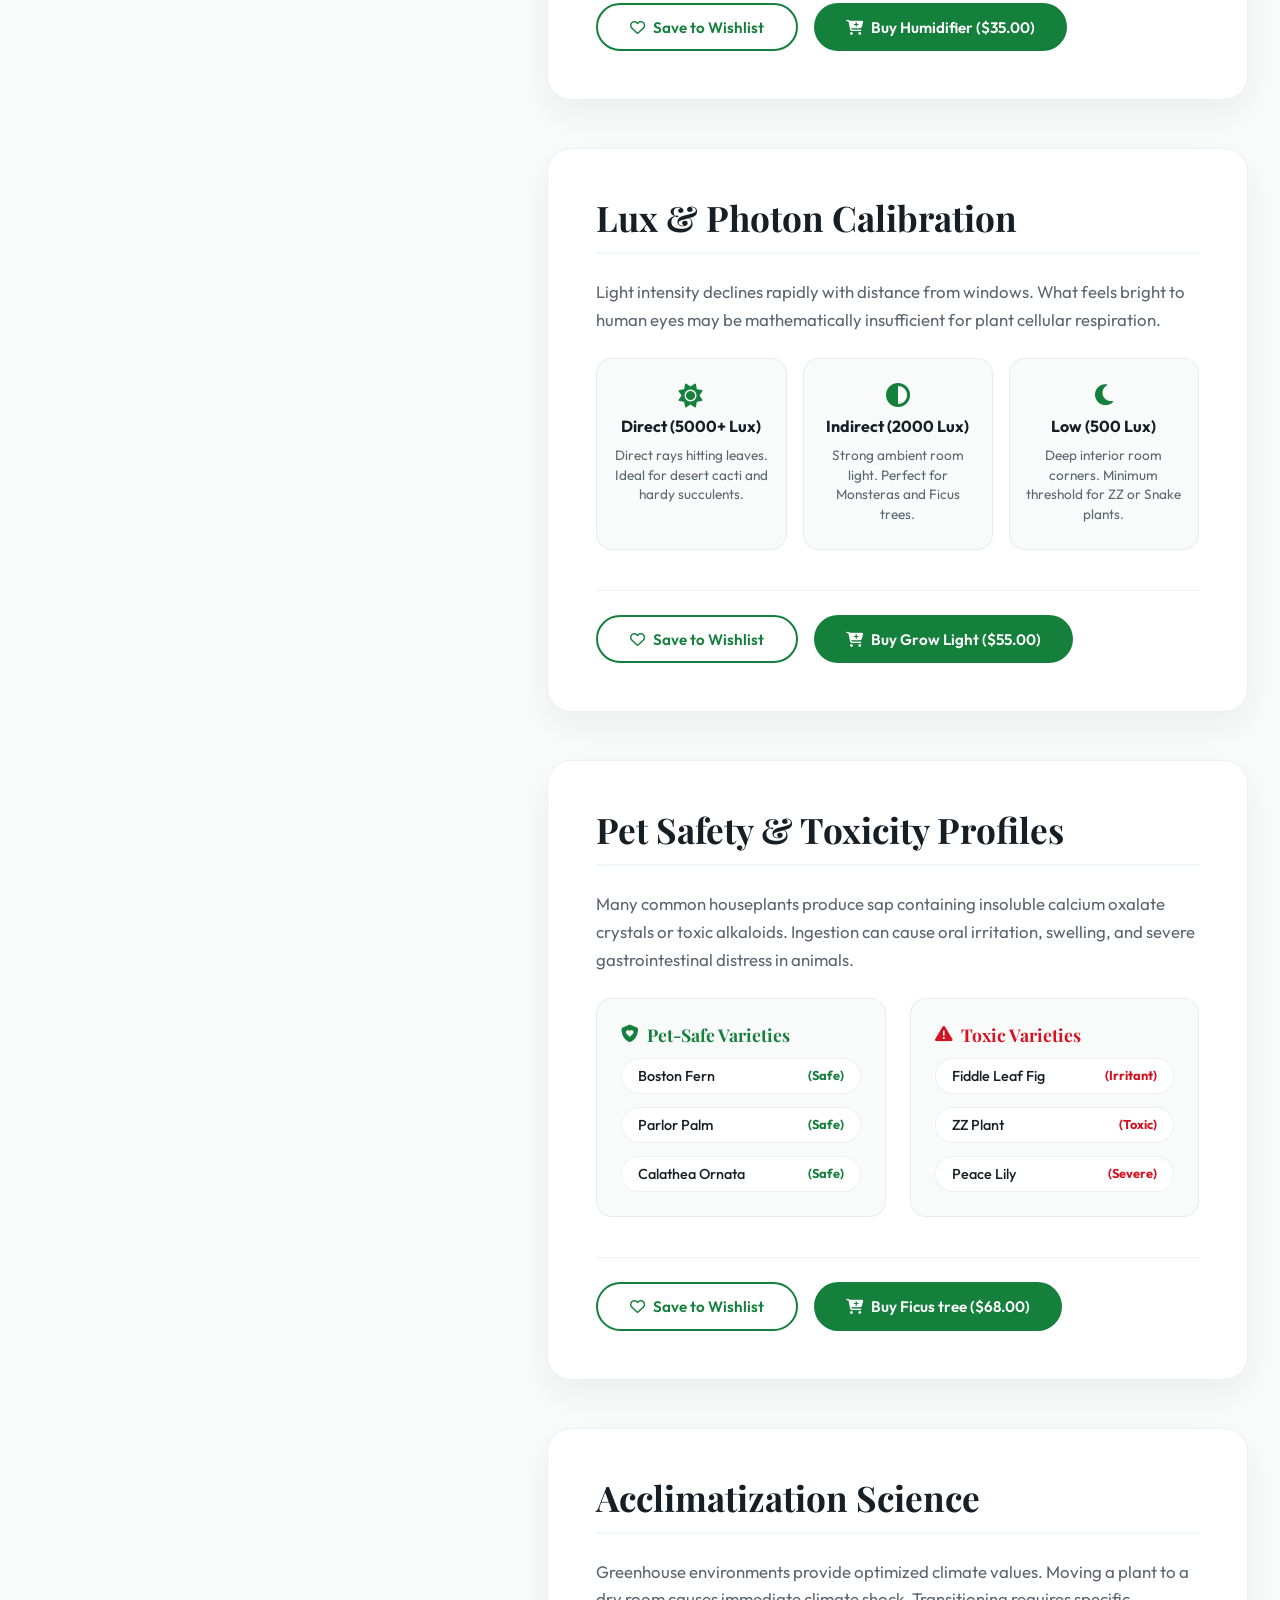
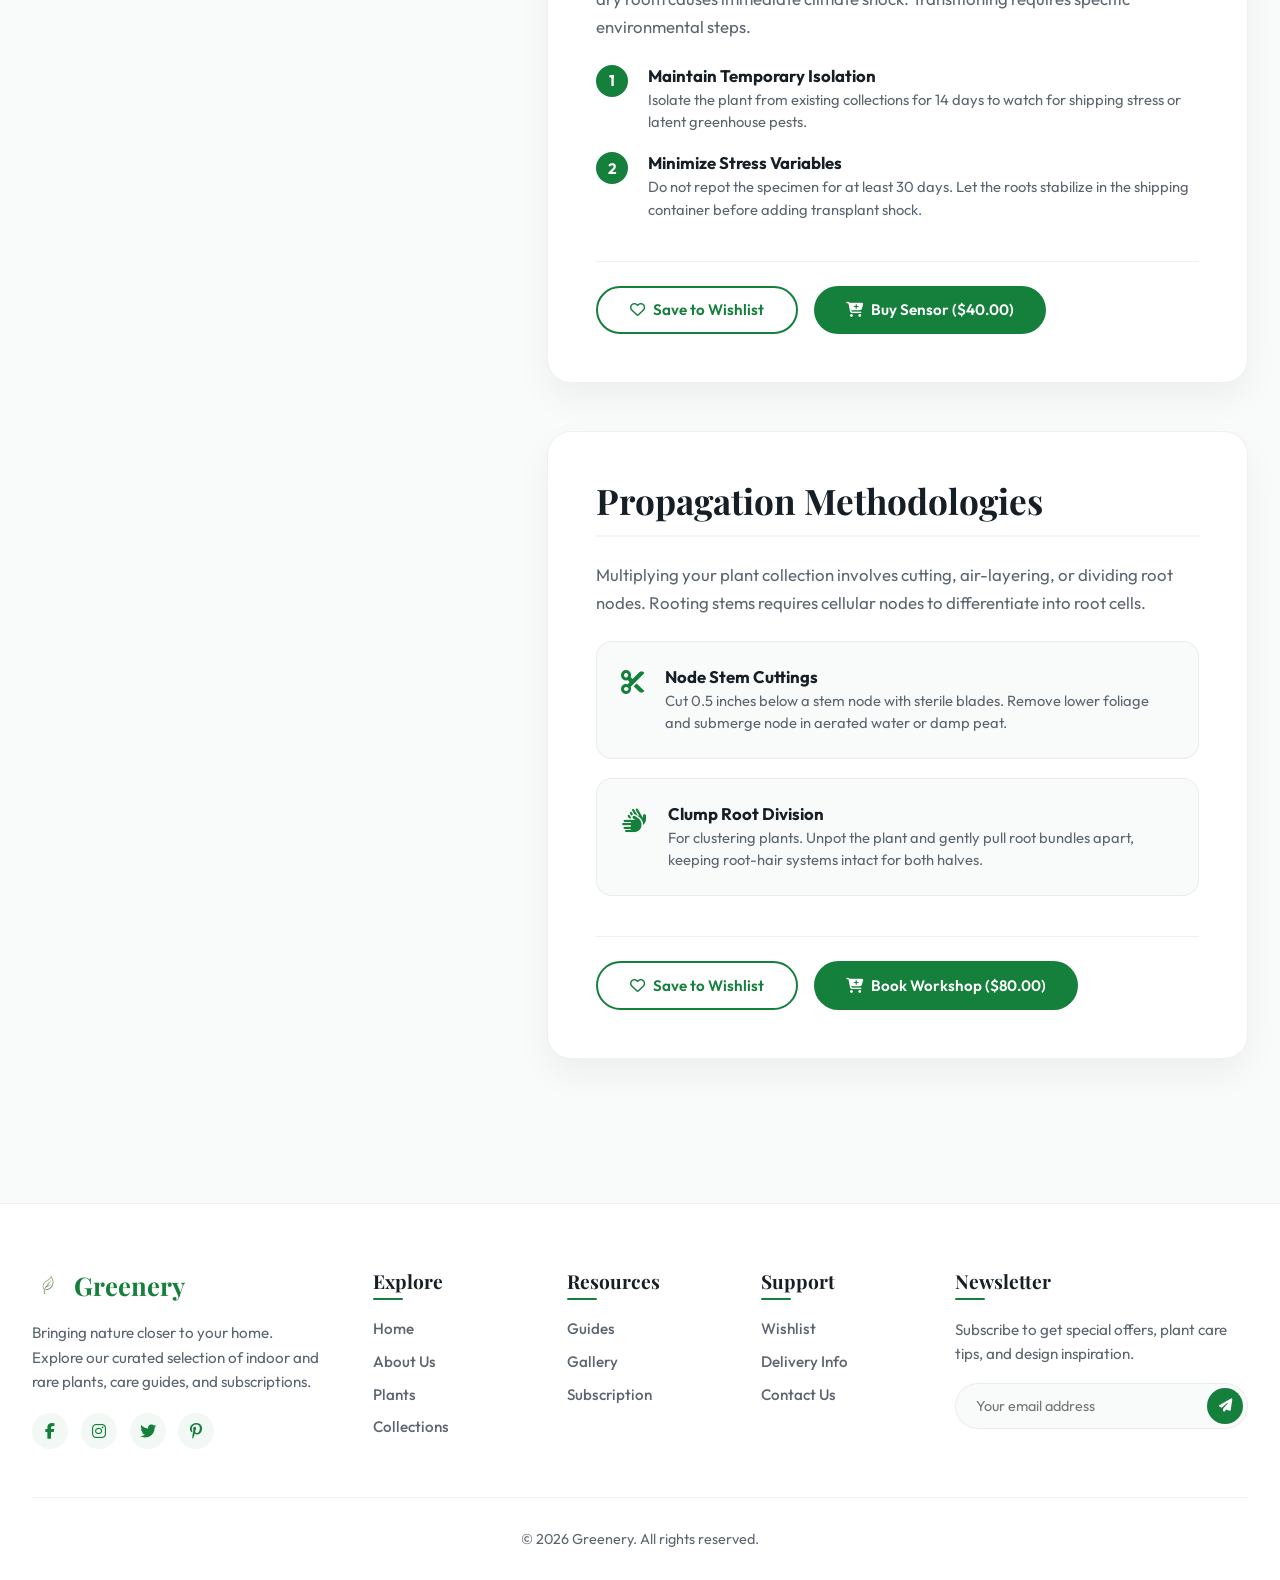
<file: plants.html>
<!DOCTYPE html>
<html lang="en" data-theme="light" dir="ltr">
<head>
  <link rel="icon" type="image/svg+xml" href="favicon.svg">
  <meta charset="UTF-8">
  <meta name="viewport" content="width=device-width, initial-scale=1.0">
  <link rel="stylesheet" href="https://cdnjs.cloudflare.com/ajax/libs/font-awesome/6.4.0/css/all.min.css">
  <title>Botanical Specimen Explorer - Greenery</title>
  <style>
    /* Google Fonts */
    @import url('https://fonts.googleapis.com/css2?family=Outfit:wght@300;400;500;600;700&family=Playfair+Display:ital,wght@0,400;0,600;0,700;1,400&display=swap');

    /* Color variables & Design System */
    :root {
      --primary: hsl(142, 72%, 29%);
      --primary-hover: hsl(142, 72%, 24%);
      --primary-light: hsl(142, 30%, 96%);
      --accent: hsl(38, 85%, 50%);
      --bg-color: hsl(140, 20%, 98%);
      --text-color: hsl(210, 24%, 12%);
      --text-muted: hsl(210, 10%, 40%);
      --navbar-bg: rgba(255, 255, 255, 0.75);
      --navbar-border: rgba(0, 0, 0, 0.06);
      --shadow-color: rgba(0, 0, 0, 0.05);
      --card-bg: hsl(0, 0%, 100%);
      --border-radius: 12px;
      --transition-speed: 0.3s;
      --font-sans: 'Outfit', sans-serif;
      --font-serif: 'Playfair Display', serif;
      --badge-bg: hsl(355, 84%, 55%);
    }

    /* Dark Mode Overrides */
    html[data-theme="dark"] {
      --primary: hsl(142, 60%, 45%);
      --primary-hover: hsl(142, 60%, 55%);
      --primary-light: hsl(142, 20%, 15%);
      --accent: hsl(38, 90%, 60%);
      --bg-color: hsl(220, 20%, 8%);
      --text-color: hsl(210, 20%, 98%);
      --text-muted: hsl(210, 10%, 70%);
      --navbar-bg: rgba(15, 23, 42, 0.75);
      --navbar-border: rgba(255, 255, 255, 0.08);
      --shadow-color: rgba(0, 0, 0, 0.3);
      --card-bg: hsl(220, 20%, 13%);
    }

    /* General resets */
    *, *::before, *::after {
      box-sizing: border-box;
      margin: 0;
      padding: 0;
    }

    body {
      font-family: var(--font-sans);
      background-color: var(--bg-color);
      color: var(--text-color);
      transition: background-color var(--transition-speed) ease, color var(--transition-speed) ease;
      overflow-x: clip;
    }

    a {
      color: inherit;
      text-decoration: none;
      transition: color var(--transition-speed) ease;
    }

    ul {
      list-style: none;
    }

    button {
      background: none;
      border: none;
      cursor: pointer;
      font-family: inherit;
      color: inherit;
      display: flex;
      align-items: center;
      justify-content: center;
    }

    /* App Header & Wrapper */
    .app-header {
      position: sticky;
      top: 0;
      z-index: 100;
      width: 100%;
      background: var(--navbar-bg);
      backdrop-filter: blur(12px);
      -webkit-backdrop-filter: blur(12px);
      border-bottom: 1px solid var(--navbar-border);
      transition: all var(--transition-speed) cubic-bezier(0.4, 0, 0.2, 1);
    }

    /* Scrolled state for Header */
    .app-header.scrolled {
      box-shadow: 0 10px 30px -10px var(--shadow-color);
      background: var(--navbar-bg);
      backdrop-filter: blur(20px);
      -webkit-backdrop-filter: blur(20px);
    }

    .app-header.scrolled .navbar {
      padding-block: 0.6rem;
    }

    /* Main Navigation Bar (Clean 3-Column Grid) */
    .navbar {
      display: grid;
      grid-template-columns: 1fr auto 1fr;
      align-items: center;
      padding-inline: 2rem;
      padding-block: 1rem;
      transition: padding var(--transition-speed) cubic-bezier(0.4, 0, 0.2, 1);
      max-width: 1440px;
      margin: 0 auto;
      gap: 1rem;
    }

    /* Logo Design - Left Column */
    .logo {
      display: flex;
      align-items: center;
      gap: 0.6rem;
      font-family: var(--font-serif);
      font-weight: 700;
      font-size: 1.6rem;
      color: var(--primary);
      justify-self: start;
    }

    .logo svg, .logo-img {
      height: 32px;
      width: auto;
      transition: transform var(--transition-speed) ease;
    }

    .logo:hover svg, .logo:hover .logo-img {
      transform: rotate(-10deg) scale(1.1);
    }
    html[data-theme="dark"] .logo-img {
      filter: brightness(1.8) saturate(1.2);
    }

    /* Nav Menu Desktop - Centered Column */
    .nav-menu {
      display: flex;
      align-items: center;
      justify-self: center;
    }

    .nav-menu > ul {
      display: flex;
      align-items: center;
      gap: 0.5rem;
    }

    .nav-item {
      position: relative;
    }

    .nav-link {
      font-weight: 500;
      font-size: 0.95rem;
      padding: 0.5rem 0.7rem;
      color: var(--text-color);
      border-radius: 8px;
      display: flex;
      align-items: center;
      gap: 0.3rem;
      transition: all var(--transition-speed) ease;
      white-space: nowrap;
    }

    .nav-link:hover {
      color: var(--primary);
      background: var(--primary-light);
    }

    /* Dropdown Menu styling (Home) */
    .dropdown-menu {
      position: absolute;
      top: 100%;
      left: 50%;
      transform: translateX(-50%) translateY(10px);
      background: var(--card-bg);
      min-width: 160px;
      box-shadow: 0 10px 30px var(--shadow-color);
      border: 1px solid var(--navbar-border);
      border-radius: var(--border-radius);
      opacity: 0;
      visibility: hidden;
      transition: all 0.25s cubic-bezier(0.4, 0, 0.2, 1);
      padding: 0.5rem;
      z-index: 101;
    }

    .nav-item:hover .dropdown-menu {
      opacity: 1;
      visibility: visible;
      transform: translateX(-50%) translateY(0);
    }

    .dropdown-link {
      display: block;
      padding: 0.6rem 1rem;
      font-weight: 500;
      font-size: 0.9rem;
      border-radius: 8px;
      transition: all var(--transition-speed) ease;
      white-space: nowrap;
    }

    .dropdown-link:hover {
      background: var(--primary-light);
      color: var(--primary);
      padding-inline-start: 1.25rem;
    }

    /* Utilities - Right Column */
    .nav-utilities {
      display: flex;
      align-items: center;
      gap: 0.75rem;
      justify-self: end;
    }

    /* Clean circular icon buttons */
    .icon-btn {
      width: 40px;
      height: 40px;
      border-radius: 50%;
      background: var(--primary-light);
      color: var(--text-color);
      font-size: 1.2rem;
      transition: all var(--transition-speed) cubic-bezier(0.4, 0, 0.2, 1);
      position: relative;
    }

    .icon-btn:hover {
      transform: scale(1.08) translateY(-1px);
      background: var(--primary);
      color: white;
    }

    /* Login Button Styling */
    .login-btn {
      display: flex;
      align-items: center;
      gap: 0.5rem;
      padding: 0.6rem 1.2rem;
      border-radius: 30px;
      background: var(--primary);
      color: white;
      font-weight: 600;
      font-size: 0.9rem;
      box-shadow: 0 4px 15px rgba(20, 83, 45, 0.15);
      transition: all var(--transition-speed) cubic-bezier(0.4, 0, 0.2, 1);
    }

    .login-btn svg {
      width: 18px;
      height: 18px;
      fill: none;
      stroke: currentColor;
      stroke-width: 2;
      stroke-linecap: round;
      stroke-linejoin: round;
    }

    .login-btn:hover {
      background: var(--primary-hover);
      transform: translateY(-2px);
      box-shadow: 0 6px 20px rgba(20, 83, 45, 0.25);
    }

    /* Mobile Drawer Hamburger Icon */
    .hamburger-toggle {
      display: none;
      width: 40px;
      height: 40px;
      font-size: 1.5rem;
      border-radius: 50%;
      background: var(--primary-light);
      color: var(--primary);
      transition: all var(--transition-speed) ease;
    }

    .hamburger-toggle:hover {
      background: var(--primary);
      color: white;
    }

    /* Responsive Navigation for Tablets & Mobile */
    @media (max-width: 1100px) {
      .nav-menu {
        display: none;
      }
      .hamburger-toggle {
        display: flex;
      }
      .navbar {
        grid-template-columns: 1fr auto;
      }
      .nav-utilities .login-btn,
      .nav-utilities #themeToggle,
      .nav-utilities #rtlToggleBtn {
        display: none;
      }
    }

    /* Mobile Navigation Drawer & Drawer Overlay */
    .drawer-overlay {
      position: fixed;
      top: 0;
      left: 0;
      width: 100vw;
      height: 100vh;
      background: rgba(15, 23, 42, 0.6);
      backdrop-filter: blur(4px);
      z-index: 200;
      opacity: 0;
      visibility: hidden;
      transition: all var(--transition-speed) ease;
    }

    .drawer-overlay.active {
      opacity: 1;
      visibility: visible;
    }

    .mobile-drawer {
      position: fixed;
      top: 0;
      right: -320px;
      width: 320px;
      height: 100vh;
      background: var(--card-bg);
      box-shadow: -10px 0 40px rgba(0, 0, 0, 0.15);
      z-index: 201;
      padding: 2rem;
      display: flex;
      flex-direction: column;
      gap: 2rem;
      transition: right var(--transition-speed) cubic-bezier(0.4, 0, 0.2, 1);
    }

    .mobile-drawer.open {
      right: 0;
    }

    /* Support RTL transition direction */
    html[dir="rtl"] .mobile-drawer {
      right: auto;
      left: -320px;
      box-shadow: 10px 0 40px rgba(0, 0, 0, 0.15);
      transition: left var(--transition-speed) cubic-bezier(0.4, 0, 0.2, 1);
    }

    html[dir="rtl"] .mobile-drawer.open {
      left: 0;
      right: auto;
    }

    .drawer-header {
      display: flex;
      align-items: center;
      justify-content: space-between;
      border-bottom: 1px solid var(--navbar-border);
      padding-bottom: 1.2rem;
    }

    .drawer-close {
      font-size: 2rem;
      width: 36px;
      height: 36px;
      border-radius: 50%;
      background: var(--primary-light);
      color: var(--primary);
      display: flex;
      align-items: center;
      justify-content: center;
      transition: all var(--transition-speed) ease;
    }

    .drawer-close:hover {
      background: var(--primary);
      color: white;
    }

    .mobile-nav-list {
      display: flex;
      flex-direction: column;
      gap: 0.5rem;
      overflow-y: auto;
      flex: 1;
    }

    .mobile-nav-item {
      display: flex;
      flex-direction: column;
    }

    .mobile-nav-link {
      padding: 0.8rem 1rem;
      font-size: 1.05rem;
      font-weight: 500;
      border-radius: 8px;
      display: flex;
      justify-content: space-between;
      align-items: center;
      transition: all var(--transition-speed) ease;
    }

    .mobile-nav-link:hover {
      background: var(--primary-light);
      color: var(--primary);
    }

    .mobile-nav-link.active

    html[dir="rtl"]

    .drawer-utilities {
      border-top: 1px solid var(--navbar-border);
      padding-top: 1.5rem;
      display: flex;
      flex-direction: column;
      gap: 1.2rem;
    }

    .mobile-toggles {
      display: flex;
      gap: 1rem;
      justify-content: center;
    }

    .drawer-utilities .login-btn {
      justify-content: center;
      width: 100%;
    }

    /* Common Section Styles */
    section {
      padding: 4rem 2rem;
      max-width: 1440px;
      margin: 0 auto;
      transition: background-color var(--transition-speed) ease;
    }

    .section-header {
      text-align: center;
      margin-bottom: 2.5rem;
    }

    .section-header h2 {
      font-family: var(--font-serif);
      font-size: 2.3rem;
      color: var(--text-color);
      margin-bottom: 0.5rem;
    }

    .section-header p {
      color: var(--text-muted);
      font-size: 1.05rem;
    }

    .btn {
      padding: 0.8rem 2rem;
      font-weight: 600;
      border-radius: 30px;
      transition: all var(--transition-speed) ease;
      font-size: 0.95rem;
      display: inline-flex;
      align-items: center;
      gap: 0.5rem;
    }

    .btn-primary {
      background: var(--primary);
      color: white;
    }

    .btn-primary:hover {
      background: var(--primary-hover);
      transform: translateY(-2px);
      box-shadow: 0 4px 15px rgba(20, 83, 45, 0.2);
    }

    .btn-secondary {
      background: transparent;
      color: var(--primary);
      border: 2px solid var(--primary);
    }

    .btn-secondary:hover {
      background: var(--primary);
      color: white;
      transform: translateY(-2px);
      box-shadow: 0 4px 15px rgba(20, 83, 45, 0.2);
    }
    /* ==========================================
       Custom plants.html page styles
       ========================================== */

    /* Specimen Explorer Layout Container */
    .explorer-container {
      display: flex;
      max-width: 1440px;
      margin: 0 auto;
      padding: 3rem 2rem 5rem;
      gap: 3rem;
      position: relative;
    }

    /* Left Sticky Dashboard Panel */
    .specimen-viewport {
      width: 40%;
      position: sticky;
      top: 100px;
      height: calc(100vh - 140px);
      display: flex;
      flex-direction: column;
      gap: 2rem;
      overflow-y: auto;
      padding-right: 0.5rem;
    }

    html[dir="rtl"] .specimen-viewport {
      border-right: none;
      border-left: 1px solid var(--navbar-border);
    }

    /* Scrollable Narrative notes on right */
    .field-notes {
      width: 60%;
      display: flex;
      flex-direction: column;
      gap: 3rem;
    }

    /* Live Image Scanner Viewport */
    .specimen-scanner {
      position: relative;
      width: 100%;
      aspect-ratio: 1.2;
      border-radius: 24px;
      overflow: hidden;
      box-shadow: 0 15px 35px var(--shadow-color);
      background: rgba(15, 23, 42, 0.05);
      border: 1px solid var(--navbar-border);
      display: flex;
      align-items: center;
      justify-content: center;
    }

    .specimen-img {
      width: 100%;
      height: 100%;
      object-fit: cover;
      transition: opacity 0.3s ease, transform 0.6s ease;
    }

    .specimen-scanner:hover .specimen-img {
      transform: scale(1.03);
    }

    .specimen-grid-overlay {
      position: absolute;
      top: 0;
      left: 0;
      right: 0;
      bottom: 0;
      pointer-events: none;
      border: 1px solid rgba(74, 222, 128, 0.15);
      background-image: 
        linear-gradient(rgba(74, 222, 128, 0.05) 1px, transparent 1px),
        linear-gradient(90deg, rgba(74, 222, 128, 0.05) 1px, transparent 1px);
      background-size: 20px 20px;
      opacity: 0;
      transition: opacity var(--transition-speed) ease;
    }

    .specimen-scan-bar {
      position: absolute;
      left: 0;
      right: 0;
      height: 2px;
      background: #4ade80;
      box-shadow: 0 0 10px #4ade80;
      top: 0;
      opacity: 0;
    }

    .specimen-scanner.scanning .specimen-grid-overlay {
      opacity: 1;
    }

    .specimen-scanner.scanning .specimen-scan-bar {
      opacity: 1;
      animation: scan 1.5s linear infinite;
    }

    /* Telemetry HUD Panel */
    .specimen-hud {
      display: flex;
      flex-direction: column;
      gap: 1.5rem;
      background: var(--card-bg);
      border: 1px solid var(--navbar-border);
      border-radius: 24px;
      padding: 2rem;
      box-shadow: 0 10px 30px var(--shadow-color);
      transition: all var(--transition-speed) ease;
    }

    .specimen-header-info {
      display: flex;
      flex-direction: column;
      gap: 0.2rem;
      border-bottom: 2px solid var(--primary-light);
      padding-bottom: 1rem;
    }

    .specimen-family {
      font-size: 0.85rem;
      font-weight: 700;
      color: var(--primary);
      text-transform: uppercase;
      letter-spacing: 0.05em;
    }

    .specimen-species {
      font-family: var(--font-serif);
      font-size: 2rem;
      color: var(--text-color);
      line-height: 1.2;
    }

    .specimen-gauges {
      display: grid;
      grid-template-columns: repeat(4, 1fr);
      gap: 1rem;
      justify-items: center;
    }

    /* Circular SVG Gauges */
    .gauge-wrapper {
      display: flex;
      flex-direction: column;
      align-items: center;
      gap: 0.6rem;
      width: 100%;
    }

    .gauge-svg-container {
      position: relative;
      width: 54px;
      height: 54px;
    }

    .gauge-svg {
      width: 100%;
      height: 100%;
      transform: rotate(-90deg);
    }

    .gauge-bg {
      stroke: var(--navbar-border);
    }

    .gauge-fill {
      stroke: var(--primary);
      stroke-dasharray: 100;
      stroke-dashoffset: 100;
      transition: stroke-dashoffset 1s cubic-bezier(0.4, 0, 0.2, 1);
    }

    .gauge-fill.water {
      stroke: hsl(200, 85%, 50%);
    }

    .gauge-fill.light {
      stroke: hsl(42, 95%, 50%);
    }

    .gauge-fill.humidity {
      stroke: hsl(165, 75%, 42%);
    }

    .gauge-text {
      position: absolute;
      inset: 0;
      display: flex;
      align-items: center;
      justify-content: center;
      font-size: 0.78rem;
      font-weight: 700;
      color: var(--text-color);
    }

    .gauge-label {
      font-size: 0.72rem;
      font-weight: 600;
      color: var(--text-muted);
      text-align: center;
      line-height: 1.2;
    }

    /* Safety Telemetry Badge */
    .safety-indicator {
      width: 54px;
      height: 54px;
      border-radius: 50%;
      display: flex;
      align-items: center;
      justify-content: center;
      font-size: 1.25rem;
      box-shadow: 0 4px 10px var(--shadow-color);
      transition: all var(--transition-speed) ease;
    }

    .safety-indicator.safe {
      background: hsl(142, 72%, 95%);
      color: hsl(142, 72%, 29%);
    }

    .safety-indicator.toxic {
      background: hsl(355, 84%, 95%);
      color: hsl(355, 84%, 45%);
    }

    /* Specimen Navigator List */
    .specimen-navigator {
      display: flex;
      flex-direction: column;
      gap: 0.4rem;
      background: var(--card-bg);
      border: 1px solid var(--navbar-border);
      border-radius: 24px;
      padding: 1.5rem;
      box-shadow: 0 10px 30px var(--shadow-color);
    }

    .nav-heading {
      font-size: 0.8rem;
      font-weight: 700;
      text-transform: uppercase;
      color: var(--text-muted);
      letter-spacing: 0.05em;
      margin-bottom: 0.6rem;
      border-bottom: 1px solid var(--navbar-border);
      padding-bottom: 0.6rem;
    }

    .nav-item-btn {
      display: flex;
      align-items: center;
      gap: 0.8rem;
      padding: 0.65rem 1rem;
      border-radius: 12px;
      font-size: 0.92rem;
      font-weight: 500;
      color: var(--text-color);
      text-align: left;
      transition: all var(--transition-speed) ease;
      cursor: pointer;
      width: 100%;
      justify-content: flex-start;
    }

    .nav-item-btn:hover {
      background: var(--primary-light);
      color: var(--primary);
      transform: translateX(4px);
    }

    html[dir="rtl"] .nav-item-btn:hover {
      transform: translateX(-4px);
    }

    .nav-item-btn.active {
      background: var(--primary);
      color: white;
    }

    .nav-item-btn i {
      font-size: 1.1rem;
      width: 20px;
      text-align: center;
    }

    /* Scientific Field Note Sections */
    .note-section {
      background: var(--card-bg);
      border: 1px solid var(--navbar-border);
      border-radius: 24px;
      padding: 3rem;
      box-shadow: 0 15px 35px var(--shadow-color);
      transition: all var(--transition-speed) ease;
      display: flex;
      flex-direction: column;
      gap: 1.5rem;
      scroll-margin-top: 100px;
    }

    .note-section:hover {
      transform: translateY(-4px);
      box-shadow: 0 20px 45px var(--shadow-color);
      border-color: var(--primary);
    }

    .note-section h2 {
      font-family: var(--font-serif);
      font-size: 2.2rem;
      color: var(--text-color);
      line-height: 1.2;
      border-bottom: 2px solid var(--primary-light);
      padding-bottom: 0.8rem;
    }

    .note-section p {
      color: var(--text-muted);
      font-size: 1.05rem;
      line-height: 1.65;
    }

    .note-section h3 {
      font-family: var(--font-serif);
      font-size: 1.4rem;
      color: var(--primary);
    }

    /* Classification subgrids */
    .classification-sub-grid {
      display: grid;
      grid-template-columns: 1fr 1fr;
      gap: 1.5rem;
    }

    .sub-card {
      background: var(--bg-color);
      border: 1px solid var(--navbar-border);
      border-radius: 16px;
      padding: 1.5rem;
      display: flex;
      flex-direction: column;
      gap: 0.6rem;
    }

    .sub-card h4 {
      font-size: 1.05rem;
      color: var(--text-color);
      display: flex;
      align-items: center;
      gap: 0.6rem;
    }

    .sub-card h4 i {
      color: var(--primary);
    }

    .sub-card p {
      font-size: 0.92rem;
      color: var(--text-muted);
      line-height: 1.5;
    }

    /* Bullet List in Soil Notes */
    .notes-list {
      display: flex;
      flex-direction: column;
      gap: 0.8rem;
    }

    .notes-list li {
      display: flex;
      align-items: flex-start;
      gap: 0.8rem;
      font-size: 1rem;
      color: var(--text-color);
    }

    .notes-list li i {
      color: var(--primary);
      margin-top: 0.25rem;
      font-size: 1.1rem;
    }

    /* Hydration Dashboard in Watering */
    .hydration-dashboard {
      display: flex;
      flex-direction: column;
      gap: 1rem;
      background: var(--bg-color);
      border: 1px solid var(--navbar-border);
      border-radius: 16px;
      padding: 1.5rem;
    }

    .dashboard-row {
      display: flex;
      gap: 1.5rem;
    }

    .dashboard-row:not(:last-child) {
      border-bottom: 1px solid var(--navbar-border);
      padding-bottom: 1rem;
      margin-bottom: 1rem;
    }

    .dashboard-title {
      width: 25%;
      font-weight: 700;
      font-size: 0.95rem;
      color: var(--primary);
      display: flex;
      align-items: center;
      gap: 0.5rem;
    }

    .dashboard-content {
      width: 75%;
      font-size: 0.95rem;
      color: var(--text-muted);
      line-height: 1.5;
    }

    /* Light card row */
    .light-cards-row {
      display: grid;
      grid-template-columns: repeat(3, 1fr);
      gap: 1rem;
    }

    .light-mini-card {
      background: var(--bg-color);
      border: 1px solid var(--navbar-border);
      border-radius: 16px;
      padding: 1.5rem 1rem;
      text-align: center;
      display: flex;
      flex-direction: column;
      align-items: center;
      gap: 0.6rem;
    }

    .light-mini-card i {
      font-size: 1.5rem;
      color: var(--primary);
    }

    .light-mini-card h4 {
      font-size: 1rem;
      color: var(--text-color);
    }

    .light-mini-card p {
      font-size: 0.85rem;
      color: var(--text-muted);
      line-height: 1.45;
    }

    /* Safety split columns */
    .safety-split {
      display: grid;
      grid-template-columns: 1fr 1fr;
      gap: 1.5rem;
    }

    .safety-column {
      background: var(--bg-color);
      border: 1px solid var(--navbar-border);
      border-radius: 16px;
      padding: 1.5rem;
      display: flex;
      flex-direction: column;
      gap: 0.8rem;
    }

    .safety-column h3 {
      font-size: 1.1rem;
      display: flex;
      align-items: center;
      gap: 0.5rem;
    }

    .safe-col h3 {
      color: hsl(142, 72%, 29%);
    }

    .toxic-col h3 {
      color: hsl(355, 84%, 45%);
    }

    .safety-pill {
      background: var(--card-bg);
      border: 1px solid var(--navbar-border);
      border-radius: 30px;
      padding: 0.5rem 1rem;
      font-size: 0.9rem;
      font-weight: 500;
      display: flex;
      justify-content: space-between;
      color: var(--text-color);
    }

    .safety-pill span {
      font-size: 0.8rem;
      font-weight: 700;
    }

    .safe-col .safety-pill span {
      color: hsl(142, 72%, 29%);
    }

    .toxic-col .safety-pill span {
      color: hsl(355, 84%, 45%);
    }

    /* Acclimation steps list */
    .acclimation-list {
      display: flex;
      flex-direction: column;
      gap: 1.2rem;
    }

    .acclimation-step {
      display: flex;
      gap: 1.2rem;
      align-items: flex-start;
    }

    .step-number {
      width: 32px;
      height: 32px;
      border-radius: 50%;
      background: var(--primary);
      color: white;
      font-weight: 700;
      font-size: 0.95rem;
      display: flex;
      align-items: center;
      justify-content: center;
      flex-shrink: 0;
    }

    .step-body h4 {
      font-size: 1.05rem;
      color: var(--text-color);
      margin-bottom: 0.2rem;
    }

    .step-body p {
      font-size: 0.92rem;
      color: var(--text-muted);
      line-height: 1.5;
    }

    /* Propagation timeline card */
    .prop-timeline {
      display: flex;
      flex-direction: column;
      gap: 1.2rem;
    }

    .prop-node {
      background: var(--bg-color);
      border: 1px solid var(--navbar-border);
      border-radius: 16px;
      padding: 1.5rem;
      display: flex;
      gap: 1.2rem;
      align-items: flex-start;
    }

    .prop-icon {
      font-size: 1.5rem;
      color: var(--primary);
      margin-top: 0.1rem;
    }

    .prop-details h4 {
      font-size: 1.05rem;
      color: var(--text-color);
      margin-bottom: 0.2rem;
    }

    .prop-details p {
      font-size: 0.92rem;
      color: var(--text-muted);
      line-height: 1.5;
    }

    /* Action buttons in sections */
    .section-actions {
      display: flex;
      gap: 1rem;
      border-top: 1px solid var(--navbar-border);
      padding-top: 1.5rem;
      margin-top: 1rem;
    }

    /* Badge & Wishlist active styles */
    .badge {
      background: var(--badge-bg);
      color: white;
      font-size: 0.7rem;
      font-weight: 700;
      padding: 0.15rem 0.45rem;
      border-radius: 10px;
      display: inline-flex;
      align-items: center;
      justify-content: center;
    }
    
    .wish-btn.active {
      color: var(--badge-bg) !important;
      background: hsl(355, 100%, 97%) !important;
      border-color: rgba(239, 68, 68, 0.15) !important;
    }

    /* Toast Notification System Styles */
    .toast-container {
      position: fixed;
      bottom: 2rem;
      right: 2rem;
      z-index: 1000;
      display: flex;
      flex-direction: column;
      gap: 0.8rem;
      pointer-events: none;
    }

    html[dir="rtl"] .toast-container {
      right: auto;
      left: 2rem;
    }

    .toast {
      background: var(--card-bg);
      color: var(--text-color);
      border-left: 4px solid var(--primary);
      border-radius: 8px;
      padding: 0.9rem 1.25rem;
      box-shadow: 0 10px 25px var(--shadow-color);
      display: flex;
      align-items: center;
      justify-content: space-between;
      gap: 1.5rem;
      min-width: 300px;
      max-width: 400px;
      pointer-events: auto;
      animation: slideIn 0.35s cubic-bezier(0.18, 0.89, 0.32, 1.28) forwards;
      transition: all var(--transition-speed) ease;
      border-top: 1px solid var(--navbar-border);
      border-bottom: 1px solid var(--navbar-border);
      border-right: 1px solid var(--navbar-border);
    }

    html[dir="rtl"] .toast {
      border-left: none;
      border-right: 4px solid var(--primary);
      border-left: 1px solid var(--navbar-border);
    }

    .toast-content {
      font-size: 0.9rem;
      font-weight: 500;
      line-height: 1.4;
      flex: 1;
    }

    .toast-close-btn {
      color: var(--text-muted);
      font-size: 1.1rem;
      font-weight: 300;
      background: none;
      border: none;
      cursor: pointer;
    }

    .toast-close-btn:hover {
      color: var(--text-color);
    }

    /* Keyframe Animations */
    @keyframes slideIn {
      0% {
        opacity: 0;
        transform: translateX(50px);
      }
      100% {
        opacity: 1;
        transform: translateX(0);
      }
    }

    @keyframes fadeOut {
      0% {
        opacity: 1;
      }
      100% {
        opacity: 0;
      }
    }

    @keyframes scan {
      0% {
        top: 0%;
      }
      50% {
        top: 100%;
      }
      100% {
        top: 0%;
      }
    }

    /* Responsive adjustments for Split-View */
    @media (max-width: 992px) {
      .explorer-container {
        flex-direction: column;
        gap: 1.5rem;
        padding-top: 1rem;
      }
      .specimen-viewport {
        width: calc(100% + 4rem);
        position: sticky;
        top: 60px; /* stacks under the sticky header */
        z-index: 95;
        height: auto;
        background: var(--bg-color);
        gap: 0.5rem;
        padding: 0.5rem 1rem;
        margin: 0 -2rem; /* bleed to edges */
        border-bottom: 1px solid var(--navbar-border);
        overflow-y: visible;
      }
      html[dir="rtl"] .specimen-viewport {
        border-left: none;
      }
      .specimen-scanner {
        display: none; /* Hide large scanner on mobile to save vertical space */
      }
      .specimen-hud {
        flex-direction: row;
        align-items: center;
        justify-content: space-between;
        padding: 0.6rem 1rem;
        border-radius: 16px;
        margin: 0;
        box-shadow: 0 4px 15px var(--shadow-color);
        gap: 0.5rem;
      }
      .specimen-header-info {
        border-bottom: none;
        padding-bottom: 0;
        gap: 0;
        flex: 1;
        min-width: 0;
      }
      .specimen-species {
        font-size: 1.1rem;
      }
      .specimen-family {
        font-size: 0.7rem;
      }
      .specimen-gauges {
        gap: 0.4rem;
      }
      .gauge-wrapper {
        gap: 0.2rem;
      }
      .gauge-svg-container {
        width: 38px;
        height: 38px;
      }
      .gauge-text {
        font-size: 0.65rem;
      }
      .gauge-label {
        display: none; /* Hide text label under circle on mobile */
      }
      .safety-indicator {
        width: 38px;
        height: 38px;
        font-size: 1rem;
      }
      .specimen-navigator {
        flex-direction: row;
        overflow-x: auto;
        padding: 0.4rem;
        gap: 0.4rem;
        border-radius: 12px;
        box-shadow: 0 4px 10px var(--shadow-color);
        white-space: nowrap;
      }
      /* Hide horizontal scrollbars */
      .specimen-navigator::-webkit-scrollbar {
        display: none;
      }
      .specimen-navigator {
        -ms-overflow-style: none;  /* IE and Edge */
        scrollbar-width: none;  /* Firefox */
      }
      .specimen-navigator .nav-heading {
        display: none; /* Hide navigator heading to save space */
      }
      .specimen-navigator .nav-item-btn {
        padding: 0.4rem 0.8rem;
        font-size: 0.8rem;
        width: auto;
        flex-shrink: 0;
        margin: 0;
      }
      .field-notes {
        width: 100%;
        gap: 2rem;
      }
      .note-section {
        padding: 2rem 1.5rem;
        border-radius: 18px;
      }
    }

    @media (max-width: 576px) {
      .explorer-container {
        padding: 1rem 1rem 3rem;
      }
      .specimen-viewport {
        top: 55px; /* header is slightly shorter on mobile */
        margin: 0 -1rem;
        width: calc(100% + 2rem);
        padding: 0.4rem 0.5rem;
      }
      .specimen-hud {
        padding: 0.5rem 0.8rem;
      }
      .specimen-species {
        font-size: 1rem;
        white-space: nowrap;
        overflow: hidden;
        text-overflow: ellipsis;
        width: 100%;
      }
      .section-actions {
        flex-direction: column-reverse;
        gap: 0.8rem;
      }
      .section-actions .btn {
        width: 100%;
        justify-content: center;
      }
      .classification-sub-grid, .safety-split, .light-cards-row {
        grid-template-columns: 1fr;
      }
      .dashboard-row {
        flex-direction: column;
        gap: 0.4rem;
      }
      .dashboard-title {
        width: 100%;
      }
      .dashboard-content {
        width: 100%;
      }
    }

    /* Footer Styling */
    .app-footer {
      background-color: var(--card-bg);
      border-top: 1px solid var(--navbar-border);
      padding: 4rem 2rem 2rem;
      margin-top: 4rem;
      transition: background-color var(--transition-speed) ease, border-color var(--transition-speed) ease;
    }

    .footer-container {
      max-width: 1440px;
      margin: 0 auto;
      display: grid;
      grid-template-columns: 2fr 1fr 1fr 1fr 2fr;
      gap: 3rem;
      margin-bottom: 3rem;
    }

    .footer-info {
      display: flex;
      flex-direction: column;
      gap: 1.2rem;
    }

    .footer-description {
      font-size: 0.95rem;
      line-height: 1.6;
      color: var(--text-muted);
      max-width: 320px;
    }

    .social-links {
      display: flex;
      gap: 0.8rem;
    }

    .social-icon {
      width: 36px;
      height: 36px;
      border-radius: 50%;
      background: var(--primary-light);
      color: var(--primary);
      display: flex;
      align-items: center;
      justify-content: center;
      transition: all var(--transition-speed) ease;
      font-size: 1rem;
    }

    .social-icon:hover {
      background: var(--primary);
      color: white;
      transform: translateY(-2px);
    }

    .footer-menu-col h3 {
      font-family: var(--font-serif);
      font-size: 1.2rem;
      color: var(--text-color);
      margin-bottom: 1.5rem;
      position: relative;
    }

    .footer-menu-col h3::after {
      content: '';
      position: absolute;
      bottom: -6px;
      left: 0;
      width: 30px;
      height: 2px;
      background-color: var(--primary);
      border-radius: 2px;
    }

    html[dir="rtl"] .footer-menu-col h3::after {
      left: auto;
      right: 0;
    }

    .footer-menu-col ul {
      display: flex;
      flex-direction: column;
      gap: 0.8rem;
    }

    .footer-link {
      font-size: 0.95rem;
      font-weight: 500;
      color: var(--text-muted);
      transition: all var(--transition-speed) ease;
      position: relative;
      display: inline-block;
    }

    .footer-link:hover {
      color: var(--primary);
      transform: translateX(4px);
    }

    html[dir="rtl"] .footer-link:hover {
      transform: translateX(-4px);
    }

    .footer-bottom {
      max-width: 1440px;
      margin: 0 auto;
      padding-top: 2rem;
      border-top: 1px solid var(--navbar-border);
      text-align: center;
      font-size: 0.9rem;
      color: var(--text-muted);
    }

    /* Responsive Footer */
    @media (max-width: 992px) {
      .footer-container {
        grid-template-columns: 1fr 1fr;
        gap: 2rem;
      }
    }

    @media (max-width: 576px) {
      .footer-container {
        grid-template-columns: 1fr;
        gap: 2rem;
      }
      .footer-info {
        align-items: center;
        text-align: center;
      }
      .footer-description {
        max-width: 100%;
      }
      .footer-menu-col {
        text-align: center;
      }
      .footer-menu-col h3::after {
        left: 50%;
        transform: translateX(-50%);
      }
    }

    .newsletter-col p {
      font-size: 0.95rem;
      line-height: 1.6;
      color: var(--text-muted);
      margin-bottom: 1rem;
    }

    .newsletter-form {
      display: flex;
      gap: 0.5rem;
      background: var(--bg-color);
      padding: 0.25rem;
      border: 1px solid var(--navbar-border);
      border-radius: 30px;
      transition: border-color var(--transition-speed) ease;
    }

    .newsletter-form:focus-within {
      border-color: var(--primary);
    }

    .newsletter-form input {
      flex: 1;
      background: none;
      border: none;
      padding: 0.5rem 1rem;
      font-family: inherit;
      font-size: 0.9rem;
      color: var(--text-color);
      outline: none;
    }

    .newsletter-form button {
      width: 36px;
      height: 36px;
      border-radius: 50%;
      background: var(--primary);
      color: white;
      transition: background-color var(--transition-speed) ease, transform var(--transition-speed) ease;
    }

    .newsletter-form button:hover {
      background: var(--primary-hover);
      transform: scale(1.05);
    }

    /* 12. Catalog Hero with Background and Glassmorphic Card */
    .catalog-hero {
      position: relative;
      width: 100%;
      min-height: calc(100vh - 70px);
      height: calc(100vh - 70px);
      background: linear-gradient(rgba(15, 23, 42, 0.45), rgba(15, 23, 42, 0.45)), url('images/contact_tropical_canopy.png') no-repeat center center/cover;
      display: flex;
      align-items: center;
      justify-content: center;
      padding: 2rem !important;
      margin-bottom: 2rem;
      border-bottom: 1px solid var(--navbar-border);
      max-width: none !important;
      width: 100% !important;
    }

    .hero-glass-card {
      position: relative;
      z-index: 2;
      background: rgba(255, 255, 255, 0.15);
      backdrop-filter: blur(20px);
      -webkit-backdrop-filter: blur(20px);
      border: 1px solid rgba(255, 255, 255, 0.25);
      border-radius: 24px;
      padding: 2.5rem 3.5rem;
      max-width: 800px;
      width: 100%;
      text-align: center;
      box-shadow: 0 25px 50px -12px rgba(0,0,0,0.5);
      display: flex;
      flex-direction: column;
      align-items: center;
      gap: 1.2rem;
      color: white;
    }

    html[data-theme="dark"] .hero-glass-card {
      background: rgba(15, 23, 42, 0.45);
      border-color: rgba(255, 255, 255, 0.1);
    }

    .hero-badge {
      font-size: 0.85rem;
      font-weight: 700;
      text-transform: uppercase;
      letter-spacing: 0.15rem;
      color: #4ade80;
    }

    .hero-glass-card h1 {
      font-family: var(--font-serif);
      font-size: 3rem;
      font-weight: 700;
      line-height: 1.2;
      color: white;
      margin: 0;
    }

    .hero-glass-card h1 span {
      color: #4ade80;
    }

    .hero-glass-card p {
      font-size: 1.1rem;
      line-height: 1.6;
      color: rgba(255, 255, 255, 0.85);
      max-width: 650px;
      margin: 0 auto;
    }
  </style>
  <link rel="stylesheet" href="responsive.css">
</head>
<body>
  <!-- Single-Line App Header -->
  <header id="appHeader" class="app-header">
    <div class="navbar">
      <!-- Logo (Column 1 - Left) -->
      <a href="index.html" class="logo"><img src="images/logo.png" alt="Greenery" class="logo-img">Greenery</a>

      <!-- Desktop Navigation Menu (Column 2 - Exactly Centered) -->
      <nav class="nav-menu" aria-label="Main Navigation">
        <ul>
          <!-- Home Dropdown Link -->
          <li class="nav-item">
            <a href="#" class="nav-link active">
              Home <span class="arrow-icon">&#9660;</span>
            </a>
            <ul class="dropdown-menu">
              <li><a href="index.html" class="dropdown-link active">Home 1</a></li>
              <li><a href="home2.html" class="dropdown-link">Home 2</a></li>
            </ul>
          </li>
          <li class="nav-item"><a href="about.html" class="nav-link">About</a></li>
          <li class="nav-item"><a href="plants.html" class="nav-link">Plants</a></li>
          <li class="nav-item"><a href="collections.html" class="nav-link">Collections</a></li>
          <li class="nav-item"><a href="guides.html" class="nav-link">Guides</a></li>
          <li class="nav-item"><a href="gallery.html" class="nav-link">Gallery</a></li>
          <li class="nav-item"><a href="subscription.html" class="nav-link">Subscription</a></li>
          <li class="nav-item"><a href="wishlist.html" class="nav-link">Wishlist</a></li>
          <li class="nav-item"><a href="delivery.html" class="nav-link">Delivery</a></li>
          <li class="nav-item"><a href="contact.html" class="nav-link">Contact</a></li>
        </ul>
      </nav>

      <!-- Utilities (Column 3 - Right) -->
      <div class="nav-utilities">
        <!-- RTL Layout Toggle -->
        <button class="icon-btn" id="rtlToggleBtn" aria-label="Toggle Layout Direction" title="Toggle Layout Direction">
        <i class="fas fa-exchange-alt"></i>
      </button>
        <!-- Dark Mode Toggle -->
        <button id="themeToggle" class="icon-btn" aria-label="Toggle Color Theme" title="Toggle Color Theme">
          <i id="themeIcon" class="fa-solid fa-moon"></i>
        </button>

        <!-- Login Button -->
        <a href="login.html" class="login-btn" id="loginBtn">
          <svg viewBox="0 0 24 24" xmlns="http://www.w3.org/2000/svg">
            <path d="M20 21v-2a4 4 0 0 0-4-4H8a4 4 0 0 0-4 4v2" />
            <circle cx="12" cy="7" r="4" />
          </svg>
          Login
        </a>
        <!-- Hamburger Menu button (Mobile) -->
        <button id="hamburgerToggle" class="hamburger-toggle" aria-label="Open Navigation Drawer">
          &#9776;
        </button>
      </div>
    </div>
  </header>

  <!-- Mobile Navigation Drawer Overlay -->
  <div id="drawerOverlay" class="drawer-overlay"></div>

  <!-- Mobile Slide-out Drawer -->
  <div id="mobileDrawer" class="mobile-drawer" aria-modal="true" role="dialog">
    <div class="drawer-header">
      <a href="index.html" class="logo"><img src="images/logo.png" alt="Greenery" class="logo-img" style="height: 28px;">Greenery</a>
      <button id="drawerClose" class="drawer-close" aria-label="Close Navigation Drawer">
        &times;
      </button>
    </div>

    <!-- Mobile Navigation List -->
    <nav class="mobile-nav-list">
      <div class="mobile-nav-item">
        <a href="#" class="mobile-nav-link active" id="mobileDropdownBtn">
          Home <span class="mobile-dropdown-btn">&#9660;</span>
        </a>
        <ul class="mobile-dropdown-menu" id="mobileDropdownMenu">
          <li><a href="index.html" class="mobile-nav-link active">Home 1</a></li>
          <li><a href="home2.html" class="mobile-nav-link">Home 2</a></li>
        </ul>
      </div>
      <div class="mobile-nav-item"><a href="about.html" class="mobile-nav-link">About Us</a></div>
      <div class="mobile-nav-item"><a href="plants.html" class="mobile-nav-link">Plants</a></div>
      <div class="mobile-nav-item"><a href="collections.html" class="mobile-nav-link">Collections</a></div>
      <div class="mobile-nav-item"><a href="guides.html" class="mobile-nav-link">Guides</a></div>
      <div class="mobile-nav-item"><a href="gallery.html" class="mobile-nav-link">Gallery</a></div>
      <div class="mobile-nav-item"><a href="subscription.html" class="mobile-nav-link">Subscription</a></div>
      <div class="mobile-nav-item"><a href="wishlist.html" class="mobile-nav-link">Wishlist</a></div>
      <div class="mobile-nav-item"><a href="delivery.html" class="mobile-nav-link">Delivery</a></div>
      <div class="mobile-nav-item"><a href="contact.html" class="mobile-nav-link">Contact</a></div>
    </nav>

    <!-- Mobile Drawer Utilities -->
    <div class="drawer-utilities">
      <div class="mobile-toggles">
        <button class="icon-btn" id="mobileRtlToggleBtn" aria-label="Toggle Layout Direction" title="Toggle Layout Direction">
        <i class="fas fa-exchange-alt"></i>
      </button>
        <button id="mobileThemeToggle" class="icon-btn" aria-label="Toggle Color Theme" title="Toggle Color Theme">
          <i id="mobileThemeIcon" class="fa-solid fa-moon"></i>
        </button>
      </div>
      <a href="login.html" class="login-btn" id="mobileLoginBtn">
        <svg viewBox="0 0 24 24" xmlns="http://www.w3.org/2000/svg">
          <path d="M20 21v-2a4 4 0 0 0-4-4H8a4 4 0 0 0-4 4v2" />
          <circle cx="12" cy="7" r="4" />
        </svg>
        Login
      </a>
    </div>
  </div>

  <main>
    <!-- Hero Header -->
    <header class="catalog-hero">
      <div class="hero-glass-card">
        <span class="hero-badge">Telemetry System</span>
        <h1>Botanical <span>Specimen Explorer</span></h1>
        <p>Analyze live environmental telemetry, calibrate soil mixes, and study the physiology of rare greenhouse plants.</p>
      </div>
    </header>

    <div class="explorer-container">
      
      <!-- LEFT STICKY VIEWPORT PANEL (Interactive Telemetry Dashboard) -->
      <aside class="specimen-viewport">
        
        <!-- Live Image Scanner -->
        <div id="specimenScanner" class="specimen-scanner scanning">
          <div class="specimen-grid-overlay"></div>
          <div class="specimen-scan-bar"></div>
          <img id="specimenImg" class="specimen-img" src="./images/monstera_plant.png" alt="Active Botanical Specimen">
        </div>

        <!-- Telemetry DataHUD -->
        <div class="specimen-hud">
          <div class="specimen-header-info">
            <span id="specimenFamily" class="specimen-family">Araceae</span>
            <h2 id="specimenSpecies" class="specimen-species">Monstera Deliciosa</h2>
          </div>

          <!-- Gauges list -->
          <div class="specimen-gauges">
            <!-- Gauge 1: Water -->
            <div class="gauge-wrapper">
              <div class="gauge-svg-container">
                <svg class="gauge-svg" viewBox="0 0 36 36">
                  <path class="gauge-bg" d="M18 2.0845 a 15.9155 15.9155 0 0 1 0 31.831 a 15.9155 15.9155 0 0 1 0 -31.831" fill="none" stroke-width="3" />
                  <path id="waterFill" class="gauge-fill water" d="M18 2.0845 a 15.9155 15.9155 0 0 1 0 31.831 a 15.9155 15.9155 0 0 1 0 -31.831" fill="none" stroke-width="3" stroke-linecap="round" />
                </svg>
                <span id="waterText" class="gauge-text">80%</span>
              </div>
              <span class="gauge-label">Water Needs</span>
            </div>

            <!-- Gauge 2: Light -->
            <div class="gauge-wrapper">
              <div class="gauge-svg-container">
                <svg class="gauge-svg" viewBox="0 0 36 36">
                  <path class="gauge-bg" d="M18 2.0845 a 15.9155 15.9155 0 0 1 0 31.831 a 15.9155 15.9155 0 0 1 0 -31.831" fill="none" stroke-width="3" />
                  <path id="lightFill" class="gauge-fill light" d="M18 2.0845 a 15.9155 15.9155 0 0 1 0 31.831 a 15.9155 15.9155 0 0 1 0 -31.831" fill="none" stroke-width="3" stroke-linecap="round" />
                </svg>
                <span id="lightText" class="gauge-text">60%</span>
              </div>
              <span class="gauge-label">Light Intensity</span>
            </div>

            <!-- Gauge 3: Humidity -->
            <div class="gauge-wrapper">
              <div class="gauge-svg-container">
                <svg class="gauge-svg" viewBox="0 0 36 36">
                  <path class="gauge-bg" d="M18 2.0845 a 15.9155 15.9155 0 0 1 0 31.831 a 15.9155 15.9155 0 0 1 0 -31.831" fill="none" stroke-width="3" />
                  <path id="humidityFill" class="gauge-fill humidity" d="M18 2.0845 a 15.9155 15.9155 0 0 1 0 31.831 a 15.9155 15.9155 0 0 1 0 -31.831" fill="none" stroke-width="3" stroke-linecap="round" />
                </svg>
                <span id="humidityText" class="gauge-text">70%</span>
              </div>
              <span class="gauge-label">Humidity Min</span>
            </div>

            <!-- Gauge 4: Pet Safety -->
            <div class="gauge-wrapper">
              <div id="safetyIndicator" class="safety-indicator toxic">
                <i class="fa-solid fa-triangle-exclamation"></i>
              </div>
              <span id="safetyLabel" class="gauge-label">Toxic</span>
            </div>
          </div>
        </div>


      </aside>

      <!-- RIGHT SCROLLABLE NARRATIVE PANEL (Scientific Field Notes) -->
      <article class="field-notes">
        
        <!-- Note 1: Hero Guide -->
        <section id="plants-hero" class="note-section" 
                 data-species="Monstera Deliciosa" 
                 data-family="Araceae" 
                 data-water="80" 
                 data-light="65" 
                 data-humidity="70" 
                 data-safety="toxic" 
                 data-price="45.00"
                 data-category="rare"
                 data-image="./images/monstera_plant.png"
                 data-desc="A classic tropical favorite featuring dramatic split leaves (fenestrations) that develop as the plant matures. It brings a bold, jungle-like statement to any modern living space.">
          <h2>Leafy Science & Diagnostics</h2>
          <p>Welcome to the Botanical Explorer. This interactive dashboard monitors species specifications and translates care parameters. Scroll down through our scientific journal logs to view diagnostic readouts for different aspects of growth.</p>
          <p>Understanding the molecular and environmental needs of flora is the key to achieving professional greenhouse growth results inside domestic living spaces.</p>
          
          <div class="section-actions">
            <button class="btn btn-secondary wish-btn" title="Add to Wishlist"><i class="fa-regular fa-heart"></i> Save to Wishlist</button>
            <button class="btn btn-primary cart-btn" title="Add to Cart"><i class="fa-solid fa-cart-plus"></i> Buy Monstera ($45.00)</button>
          </div>
        </section>

        <!-- Note 2: Plant Classifications -->
        <section id="plants-types" class="note-section" 
                 data-species="Sansevieria Laurentii" 
                 data-family="Asparagaceae" 
                 data-water="20" 
                 data-light="50" 
                 data-humidity="30" 
                 data-safety="toxic" 
                 data-price="25.00"
                 data-category="easy"
                 data-image="./images/snake_plant.png"
                 data-desc="Commonly known as the Snake Plant, this hardy succulent features upright, sword-like leaves with golden-yellow margins. Virtually indestructible, it acts as an excellent organic air purifier.">
          <h2>Species Classifications</h2>
          <p>Different plant families originate from vastly differing biomes, meaning their cells are evolved for different moisture and chemical inputs.</p>
          <div class="classification-sub-grid">
            <div class="sub-card">
              <h4><i class="fa-solid fa-cloud-sun"></i> Dry Arid Succulents</h4>
              <p>Thick moisture-retaining cells. Require sandy, highly aerated mixes, sparse water cycles, and bright light profiles.</p>
            </div>
            <div class="sub-card">
              <h4><i class="fa-solid fa-droplet"></i> Tropical Understory</h4>
              <p>Broad, thin chlorophyll layers. They are adapted to filter bright indirect light, high relative humidity, and damp humic.</p>
            </div>
          </div>
          
          <div class="section-actions">
            <button class="btn btn-secondary wish-btn" title="Add to Wishlist"><i class="fa-regular fa-heart"></i> Save to Wishlist</button>
            <button class="btn btn-primary cart-btn" title="Add to Cart"><i class="fa-solid fa-cart-plus"></i> Buy Snake Plant ($25.00)</button>
          </div>
        </section>

        <!-- Note 3: Soil & Potting Media -->
        <section id="plants-soil" class="note-section" 
                 data-species="Substrate Formula" 
                 data-family="Soil Science" 
                 data-water="50" 
                 data-light="40" 
                 data-humidity="45" 
                 data-safety="safe" 
                 data-price="15.00"
                 data-category="easy"
                 data-image="./images/self_watering_pot.png"
                 data-desc="A premium custom potting substrate mix curated specifically for tropical indoor foliage plants. Combines organic soil retainers with coarse, oxygen-promoting drainers.">
          <h2>Anatomy of Substrate Mixes</h2>
          <p>Root rot is caused by anaerobic bacteria thriving in compact, oxygen-starved soil. To cultivate healthy root capillaries, you must prioritize drainage structure over dense dirt.</p>
          <p>Our recommended chunky mix structure consists of:</p>
          <ul class="notes-list">
            <li><i class="fa-solid fa-leaf"></i> <strong>Coco Coir (40%):</strong> Peat-free organic water retainer.</li>
            <li><i class="fa-solid fa-tree"></i> <strong>Orchid Bark (30%):</strong> Creates structural oxygen gaps for roots.</li>
            <li><i class="fa-solid fa-gem"></i> <strong>Perlite (30%):</strong> Volcanic glass that facilitates fast water drainage.</li>
          </ul>
          
          <div class="section-actions">
            <button class="btn btn-secondary wish-btn" title="Add to Wishlist"><i class="fa-regular fa-heart"></i> Save to Wishlist</button>
            <button class="btn btn-primary cart-btn" title="Add to Cart"><i class="fa-solid fa-cart-plus"></i> Buy Soil Mix ($15.00)</button>
          </div>
        </section>

        <!-- Note 4: Watering Hydration Section -->
        <section id="plants-watering" class="note-section" 
                 data-species="Ambient Humidifier" 
                 data-family="Atmospheric Care" 
                 data-water="90" 
                 data-light="20" 
                 data-humidity="80" 
                 data-safety="safe" 
                 data-price="35.00"
                 data-category="pet"
                 data-image="./images/botanical_humidifier.png"
                 data-desc="An essential atmospheric device designed to emit fine cool vapor, maintaining optimal relative humidity levels and keeping your delicate broadleaf plants hydrated.">
          <h2>Hydration & Transpiration</h2>
          <p>Plants lose water through microscopic leaf pores (stomata) in a process called transpiration. If ambient air is dry, transpiration accelerates, leading to brown tips and leaf drop.</p>
          <div class="hydration-dashboard">
            <div class="dashboard-row">
              <div class="dashboard-title"><i class="fa-solid fa-temperature-arrow-up"></i> VPD Matrix</div>
              <div class="dashboard-content">Vapor Pressure Deficit determines water draw. High dry heat causes plants to choke, demanding humidifiers to stabilize leaf.</div>
            </div>
            <div class="dashboard-row">
              <div class="dashboard-title"><i class="fa-solid fa-faucet-drip"></i> Deep Flush</div>
              <div class="dashboard-content">Avoid shallow sips. Water thoroughly until liquid drains from the bottom, then allow the top soil structure to dry completely.</div>
            </div>
          </div>
          
          <div class="section-actions">
            <button class="btn btn-secondary wish-btn" title="Add to Wishlist"><i class="fa-regular fa-heart"></i> Save to Wishlist</button>
            <button class="btn btn-primary cart-btn" title="Add to Cart"><i class="fa-solid fa-cart-plus"></i> Buy Humidifier ($35.00)</button>
          </div>
        </section>

        <!-- Note 5: Light Exposure Guidelines -->
        <section id="plants-light" class="note-section" 
                 data-species="Lux Light Intensity" 
                 data-family="Photosynthesis" 
                 data-water="40" 
                 data-light="95" 
                 data-humidity="50" 
                 data-safety="safe" 
                 data-price="55.00"
                 data-category="easy"
                 data-image="./images/about_plants.png"
                 data-desc="A full-spectrum LED grow light configured to supplement ambient photons, ensuring consistent botanical cellular respiration and healthy root networks.">
          <h2>Lux & Photon Calibration</h2>
          <p>Light intensity declines rapidly with distance from windows. What feels bright to human eyes may be mathematically insufficient for plant cellular respiration.</p>
          <div class="light-cards-row">
            <div class="light-mini-card">
              <i class="fa-solid fa-sun"></i>
              <h4>Direct (5000+ Lux)</h4>
              <p>Direct rays hitting leaves. Ideal for desert cacti and hardy succulents.</p>
            </div>
            <div class="light-mini-card">
              <i class="fa-solid fa-circle-half-stroke"></i>
              <h4>Indirect (2000 Lux)</h4>
              <p>Strong ambient room light. Perfect for Monsteras and Ficus trees.</p>
            </div>
            <div class="light-mini-card">
              <i class="fa-solid fa-moon"></i>
              <h4>Low (500 Lux)</h4>
              <p>Deep interior room corners. Minimum threshold for ZZ or Snake plants.</p>
            </div>
          </div>
          
          <div class="section-actions">
            <button class="btn btn-secondary wish-btn" title="Add to Wishlist"><i class="fa-regular fa-heart"></i> Save to Wishlist</button>
            <button class="btn btn-primary cart-btn" title="Add to Cart"><i class="fa-solid fa-cart-plus"></i> Buy Grow Light ($55.00)</button>
          </div>
        </section>

        <!-- Note 6: Pet Safety Section -->
        <section id="plants-petsafe" class="note-section" 
                 data-species="Ficus Lyrata" 
                 data-family="Moraceae" 
                 data-water="60" 
                 data-light="75" 
                 data-humidity="60" 
                 data-safety="toxic" 
                 data-price="68.00"
                 data-category="rare"
                 data-image="./images/fiddle_leaf_fig.png"
                 data-desc="The iconic Fiddle Leaf Fig is a tall, sculptural indoor tree featuring large, leathery violin-shaped leaves. Evolved for tropical canopy exposure, it demands consistent environment calibration.">
          <h2>Pet Safety & Toxicity Profiles</h2>
          <p>Many common houseplants produce sap containing insoluble calcium oxalate crystals or toxic alkaloids. Ingestion can cause oral irritation, swelling, and severe gastrointestinal distress in animals.</p>
          <div class="safety-split">
            <div class="safety-column safe-col">
              <h3><i class="fa-solid fa-shield-heart"></i> Pet-Safe Varieties</h3>
              <div class="safety-pill">Boston Fern <span>(Safe)</span></div>
              <div class="safety-pill">Parlor Palm <span>(Safe)</span></div>
              <div class="safety-pill">Calathea Ornata <span>(Safe)</span></div>
            </div>
            <div class="safety-column toxic-col">
              <h3><i class="fa-solid fa-triangle-exclamation"></i> Toxic Varieties</h3>
              <div class="safety-pill">Fiddle Leaf Fig <span>(Irritant)</span></div>
              <div class="safety-pill">ZZ Plant <span>(Toxic)</span></div>
              <div class="safety-pill">Peace Lily <span>(Severe)</span></div>
            </div>
          </div>
          
          <div class="section-actions">
            <button class="btn btn-secondary wish-btn" title="Add to Wishlist"><i class="fa-regular fa-heart"></i> Save to Wishlist</button>
            <button class="btn btn-primary cart-btn" title="Add to Cart"><i class="fa-solid fa-cart-plus"></i> Buy Ficus tree ($68.00)</button>
          </div>
        </section>

        <!-- Note 7: Acclimatization Science -->
        <section id="plants-acclimation" class="note-section" 
                 data-species="Smart Soil Sensor" 
                 data-family="Acclimatization" 
                 data-water="70" 
                 data-light="50" 
                 data-humidity="75" 
                 data-safety="safe" 
                 data-price="40.00"
                 data-category="easy"
                 data-image="./images/smart_plant_sensor.png"
                 data-desc="A Bluetooth climate and moisture sensor designed to sit in the plant pot, providing precise, real-time diagnostic reporting on ambient parameters.">
          <h2>Acclimatization Science</h2>
          <p>Greenhouse environments provide optimized climate values. Moving a plant to a dry room causes immediate climate shock. Transitioning requires specific environmental steps.</p>
          <div class="acclimation-list">
            <div class="acclimation-step">
              <span class="step-number">1</span>
              <div class="step-body">
                <h4>Maintain Temporary Isolation</h4>
                <p>Isolate the plant from existing collections for 14 days to watch for shipping stress or latent greenhouse pests.</p>
              </div>
            </div>
            <div class="acclimation-step">
              <span class="step-number">2</span>
              <div class="step-body">
                <h4>Minimize Stress Variables</h4>
                <p>Do not repot the specimen for at least 30 days. Let the roots stabilize in the shipping container before adding transplant shock.</p>
              </div>
            </div>
          </div>
          
          <div class="section-actions">
            <button class="btn btn-secondary wish-btn" title="Add to Wishlist"><i class="fa-regular fa-heart"></i> Save to Wishlist</button>
            <button class="btn btn-primary cart-btn" title="Add to Cart"><i class="fa-solid fa-cart-plus"></i> Buy Sensor ($40.00)</button>
          </div>
        </section>

        <!-- Note 8: Propagation Techniques -->
        <section id="plants-propagation" class="note-section" 
                 data-species="Botanical Workshop" 
                 data-family="Multiplication" 
                 data-water="75" 
                 data-light="55" 
                 data-humidity="65" 
                 data-safety="safe" 
                 data-price="80.00"
                 data-category="pet"
                 data-image="./images/plant_workshop.png"
                 data-desc="An entry ticket to Greenery's live propagation workshop, teaching cell node cloning, water rooting, and structural division methods.">
          <h2>Propagation Methodologies</h2>
          <p>Multiplying your plant collection involves cutting, air-layering, or dividing root nodes. Rooting stems requires cellular nodes to differentiate into root cells.</p>
          <div class="prop-timeline">
            <div class="prop-node">
              <div class="prop-icon"><i class="fa-solid fa-scissors"></i></div>
              <div class="prop-details">
                <h4>Node Stem Cuttings</h4>
                <p>Cut 0.5 inches below a stem node with sterile blades. Remove lower foliage and submerge node in aerated water or damp peat.</p>
              </div>
            </div>
            <div class="prop-node">
              <div class="prop-icon"><i class="fa-solid fa-hands"></i></div>
              <div class="prop-details">
                <h4>Clump Root Division</h4>
                <p>For clustering plants. Unpot the plant and gently pull root bundles apart, keeping root-hair systems intact for both halves.</p>
              </div>
            </div>
          </div>
          
          <div class="section-actions">
            <button class="btn btn-secondary wish-btn" title="Add to Wishlist"><i class="fa-regular fa-heart"></i> Save to Wishlist</button>
            <button class="btn btn-primary cart-btn" title="Add to Cart"><i class="fa-solid fa-cart-plus"></i> Book Workshop ($80.00)</button>
          </div>
        </section>

      </article>
    </div>
  </main>

  <!-- Footer Section -->
  <footer class="app-footer">
    <div class="footer-container">
      <!-- Footer Info Column -->
      <div class="footer-info">
        <a href="index.html" class="logo"><img src="images/logo.png" alt="Greenery" class="logo-img">Greenery</a>
        <p class="footer-description">Bringing nature closer to your home. Explore our curated selection of indoor and rare plants, care guides, and subscriptions.</p>
        <div class="social-links">
          <a href="#" class="social-icon" aria-label="Facebook"><i class="fa-brands fa-facebook-f"></i></a>
          <a href="#" class="social-icon" aria-label="Instagram"><i class="fa-brands fa-instagram"></i></a>
          <a href="#" class="social-icon" aria-label="Twitter"><i class="fa-brands fa-twitter"></i></a>
          <a href="#" class="social-icon" aria-label="Pinterest"><i class="fa-brands fa-pinterest-p"></i></a>
        </div>
      </div>

      <!-- Footer Menu Columns -->
      <div class="footer-menu-col">
        <h3>Explore</h3>
        <ul>
          <li><a href="index.html" class="footer-link">Home</a></li>
          <li><a href="about.html" class="footer-link">About Us</a></li>
          <li><a href="plants.html" class="footer-link">Plants</a></li>
          <li><a href="collections.html" class="footer-link">Collections</a></li>
        </ul>
      </div>

      <div class="footer-menu-col">
        <h3>Resources</h3>
        <ul>
          <li><a href="guides.html" class="footer-link">Guides</a></li>
          <li><a href="gallery.html" class="footer-link">Gallery</a></li>
          <li><a href="subscription.html" class="footer-link">Subscription</a></li>
        </ul>
      </div>

      <div class="footer-menu-col">
        <h3>Support</h3>
        <ul>
          <li><a href="wishlist.html" class="footer-link">Wishlist</a></li>
          <li><a href="delivery.html" class="footer-link">Delivery Info</a></li>
          <li><a href="contact.html" class="footer-link">Contact Us</a></li>
        </ul>
      </div>

      <!-- Newsletter Column -->
      <div class="footer-menu-col newsletter-col">
        <h3>Newsletter</h3>
        <p>Subscribe to get special offers, plant care tips, and design inspiration.</p>
        <form class="newsletter-form" onsubmit="event.preventDefault();">
          <input type="email" placeholder="Your email address" required>
          <button type="submit" aria-label="Subscribe">
            <i class="fa-solid fa-paper-plane"></i>
          </button>
        </form>
      </div>
    </div>

    <!-- Footer Bottom Area -->
    <div class="footer-bottom">
      <p>&copy; 2026 Greenery. All rights reserved.</p>
    </div>
  </footer>

  <script>
    document.addEventListener('DOMContentLoaded', () => {
      // --- DOM Elements ---

      // ==================================================
      // INTERACTIVE SPLIT-VIEW EXPLORER LOGIC
      // ==================================================
      const specimenImg = document.getElementById('specimenImg');
      const specimenSpecies = document.getElementById('specimenSpecies');
      const specimenFamily = document.getElementById('specimenFamily');
      const specimenScanner = document.getElementById('specimenScanner');
      
      const waterFill = document.getElementById('waterFill');
      const waterText = document.getElementById('waterText');
      const lightFill = document.getElementById('lightFill');
      const lightText = document.getElementById('lightText');
      const humidityFill = document.getElementById('humidityFill');
      const humidityText = document.getElementById('humidityText');
      const safetyIndicator = document.getElementById('safetyIndicator');
      const safetyLabel = document.getElementById('safetyLabel');

      // Navigation & Badges
      const cartBadge = document.getElementById('cartBadge');
      const wishlistBadge = document.getElementById('wishlistBadge');
      const mobileWishlistBadge = document.getElementById('mobileWishlistBadge');
      const navButtons = document.querySelectorAll('.nav-item-btn');
      const noteSections = document.querySelectorAll('.note-section');

      // Toast Manager
      function triggerToast(message) {
        const toast = document.createElement('div');
        toast.className = 'toast';
        toast.innerHTML = `
          <div class="toast-content">${message}</div>
          <button class="toast-close-btn">&times;</button>
        `;
        
        const closeBtn = toast.querySelector('.toast-close-btn');
        closeBtn.addEventListener('click', () => {
          toast.style.animation = 'fadeOut 0.25s ease forwards';
          setTimeout(() => toast.remove(), 250);
        });

        const toastContainer = document.getElementById('toastContainer');
        if (toastContainer) {
          toastContainer.appendChild(toast);
          
          setTimeout(() => {
            if (toast.parentElement) {
              toast.style.animation = 'fadeOut 0.25s ease forwards';
              setTimeout(() => toast.remove(), 250);
            }
          }, 4000);
        }
      }

      // --- Toggle Wishlist ---
      function toggleWishlist(card) {
        const name = card.getAttribute('data-species');
        const desc = card.getAttribute('data-desc');
        const price = parseFloat(card.getAttribute('data-price') || '0');
        const image = card.getAttribute('data-image');
        const categoryVal = card.getAttribute('data-category');

        const stored = localStorage.getItem('greenery_wishlist');
        const wishlistArr = stored ? JSON.parse(stored) : [];
        const index = wishlistArr.findIndex(item => item.name === name);

        if (index !== -1) {
          wishlistArr.splice(index, 1);
          localStorage.setItem('greenery_wishlist', JSON.stringify(wishlistArr));
          triggerToast(`Removed "${name}" from wishlist.`);
        } else {
          let folderName = 'Bedroom Sanctuary';
          if (categoryVal === 'rare') {
            folderName = 'Rare Collectors';
          } else if (categoryVal === 'succulent') {
            folderName = 'Patio & Balcony';
          }

          let categoryDisplay = 'Easy Care';
          if (categoryVal === 'rare') {
            categoryDisplay = 'Rare Foliage';
          } else if (categoryVal === 'pet') {
            categoryDisplay = 'Pet Friendly';
          } else if (categoryVal === 'succulent') {
            categoryDisplay = 'Trailing Succulent';
          }

          const newItem = {
            id: name.toLowerCase().replace(/\s+/g, '-'),
            name: name,
            category: categoryDisplay,
            desc: desc,
            price: price,
            image: image,
            stock: 'instock',
            stockText: 'In Stock',
            folder: folderName,
            alertActive: true
          };

          wishlistArr.push(newItem);
          localStorage.setItem('greenery_wishlist', JSON.stringify(wishlistArr));
          triggerToast(`"${name}" added to your wishlist under "${folderName}"!`);
        }
        
        if (window.updateWishlistBadges) window.updateWishlistBadges();
        syncWishlistIcons();
      }

      function syncWishlistIcons() {
        const stored = localStorage.getItem('greenery_wishlist');
        const wishlistArr = stored ? JSON.parse(stored) : [];
        const wishlistNames = wishlistArr.map(item => item.name);

        noteSections.forEach(card => {
          const name = card.getAttribute('data-species');
          const wishBtn = card.querySelector('.wish-btn');
          if (wishBtn) {
            const icon = wishBtn.querySelector('i');
            if (wishlistNames.includes(name)) {
              wishBtn.classList.add('active');
              if (icon) {
                icon.className = 'fa-solid fa-heart';
              }
            } else {
              wishBtn.classList.remove('active');
              if (icon) {
                icon.className = 'fa-regular fa-heart';
              }
            }
          }
        });
      }

      function addToCart(card) {
        const name = card.getAttribute('data-species');
        let count = parseInt(localStorage.getItem('greenery_cart_count') || '0');
        count++;
        localStorage.setItem('greenery_cart_count', count.toString());
        if (window.updateCartBadge) window.updateCartBadge();
        triggerToast(`"${name}" added to your shopping cart!`);
      }

      // Update Specimen Telemetry Panel
      function updateSpecimen(section) {
        // Trigger scanning visual overlay
        specimenScanner.classList.add('scanning');
        setTimeout(() => {
          specimenScanner.classList.remove('scanning');
        }, 1200);

        const species = section.getAttribute('data-species');
        const family = section.getAttribute('data-family');
        const image = section.getAttribute('data-image');
        const water = parseInt(section.getAttribute('data-water') || '0');
        const light = parseInt(section.getAttribute('data-light') || '0');
        const humidity = parseInt(section.getAttribute('data-humidity') || '0');
        const safety = section.getAttribute('data-safety');

        // Crossfade image source
        if (specimenImg.src.indexOf(image.substring(1)) === -1) {
          specimenImg.style.opacity = '0';
          setTimeout(() => {
            specimenImg.src = image;
            specimenImg.style.opacity = '1';
          }, 300);
        }

        // Text updates
        specimenSpecies.textContent = species;
        specimenFamily.textContent = family;

        // Animate SVG Gauges (dashoffset = 100 - value)
        waterFill.style.strokeDashoffset = 100 - water;
        waterText.textContent = water + '%';

        lightFill.style.strokeDashoffset = 100 - light;
        lightText.textContent = light + '%';

        humidityFill.style.strokeDashoffset = 100 - humidity;
        humidityText.textContent = humidity + '%';

        // Update Safety telemetry state
        if (safety === 'safe') {
          safetyIndicator.className = 'safety-indicator safe';
          safetyIndicator.innerHTML = '<i class="fa-solid fa-shield-heart"></i>';
          safetyLabel.textContent = 'Pet Safe';
        } else if (safety === 'toxic') {
          safetyIndicator.className = 'safety-indicator toxic';
          safetyIndicator.innerHTML = '<i class="fa-solid fa-triangle-exclamation"></i>';
          safetyLabel.textContent = 'Toxic';
        } else {
          safetyIndicator.className = 'safety-indicator safe';
          safetyIndicator.innerHTML = '<i class="fa-solid fa-circle-check"></i>';
          safetyLabel.textContent = 'N/A';
        }
      }

      // Smooth scroll specimen jumper navigation
      navButtons.forEach(btn => {
        btn.addEventListener('click', () => {
          const targetId = btn.getAttribute('data-target');
          const targetElement = document.getElementById(targetId);
          if (targetElement) {
            targetElement.scrollIntoView({ behavior: 'smooth', block: 'center' });
            
            // Highlight active button
            navButtons.forEach(b => b.classList.remove('active'));
            btn.classList.add('active');
          }
        });
      });

      // Intersection Observer Setup
      const observerOptions = {
        root: null,
        rootMargin: '-30% 0px -40% 0px',
        threshold: 0.15
      };

      const observer = new IntersectionObserver((entries) => {
        entries.forEach(entry => {
          if (entry.isIntersecting) {
            updateSpecimen(entry.target);
            
            // Sync navigation active class
            const targetId = entry.target.id;
            navButtons.forEach(btn => {
              if (btn.getAttribute('data-target') === targetId) {
                btn.classList.add('active');
                // Scroll button into view smoothly inside the navigator on mobile
                btn.scrollIntoView({ behavior: 'smooth', block: 'nearest', inline: 'center' });
              } else {
                btn.classList.remove('active');
              }
            });
          }
        });
      }, observerOptions);

      // Register sections to observer
      noteSections.forEach(section => {
        observer.observe(section);
      });

      // Hook up card/section actions
      document.querySelector('.field-notes').addEventListener('click', (e) => {
        const wishBtn = e.target.closest('.wish-btn');
        const cartBtn = e.target.closest('.cart-btn');
        const card = e.target.closest('.note-section');

        if (!card) return;

        if (wishBtn) {
          toggleWishlist(card);
        } else if (cartBtn) {
          addToCart(card);
        }
      });

      // Initialize page state
      if (window.updateCartBadge) window.updateCartBadge();
      if (window.updateWishlistBadges) window.updateWishlistBadges();
      syncWishlistIcons();

    });
  </script>
  <div class="toast-container" id="toastContainer"></div>

  <!-- Badge Sync & Active Nav Link Script -->
  <script src="navigation.js" defer></script>
</body>
</html>
</file>
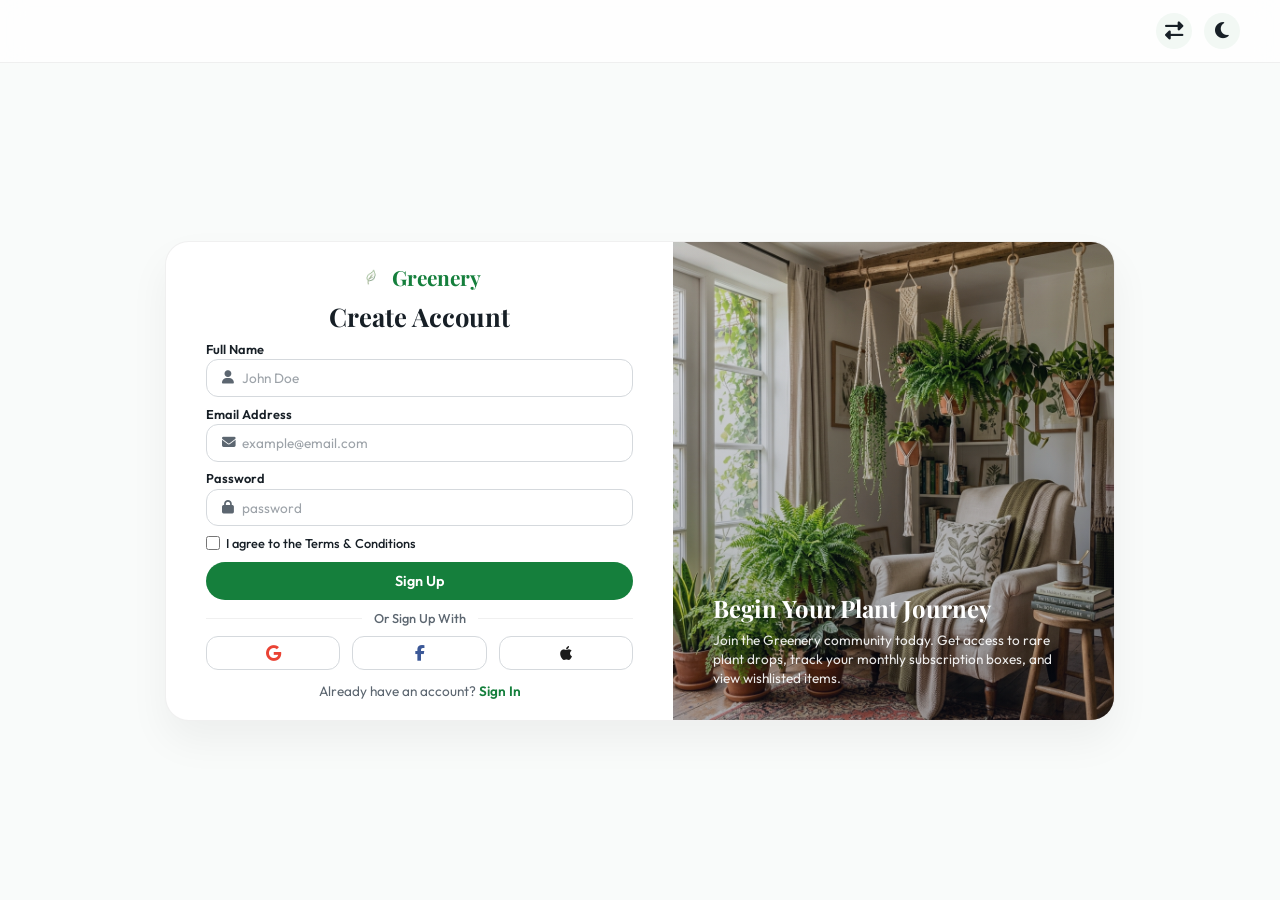
<file: register.html>
<!DOCTYPE html>
<html lang="en" data-theme="light" dir="ltr">
<head>
  <link rel="icon" type="image/svg+xml" href="favicon.svg">
  <meta charset="UTF-8">
  <meta name="viewport" content="width=device-width, initial-scale=1.0">
  <meta name="description" content="Create a Greenery account. Register to view your wishlists, manage your subscription box, and schedule consulting appointments.">
  <link rel="stylesheet" href="https://cdnjs.cloudflare.com/ajax/libs/font-awesome/6.4.0/css/all.min.css">
  <title>Register - Greenery Plant Nursery</title>
  <style>
    /* Google Fonts */
    @import url('https://fonts.googleapis.com/css2?family=Outfit:wght@300;400;500;600;700&family=Playfair+Display:ital,wght@0,400;0,600;0,700;1,400&display=swap');

    /* Color variables & Design System */
    :root {
      --primary: hsl(142, 72%, 29%);
      --primary-hover: hsl(142, 72%, 24%);
      --primary-light: hsl(142, 30%, 96%);
      --accent: hsl(38, 85%, 50%);
      --bg-color: hsl(140, 20%, 98%);
      --text-color: hsl(210, 24%, 12%);
      --text-muted: hsl(210, 10%, 40%);
      --navbar-bg: rgba(255, 255, 255, 0.75);
      --navbar-border: rgba(0, 0, 0, 0.06);
      --shadow-color: rgba(0, 0, 0, 0.05);
      --card-bg: hsl(0, 0%, 100%);
      --border-radius: 12px;
      --transition-speed: 0.3s;
      --font-sans: 'Outfit', sans-serif;
      --font-serif: 'Playfair Display', serif;
      --badge-bg: hsl(355, 84%, 55%);
      --input-bg: hsl(0, 0%, 100%);
      --input-border: hsl(210, 10%, 85%);
      
      /* Brand Social Colors */
      --google-brand: hsl(5, 81%, 56%);
      --facebook-brand: hsl(221, 44%, 41%);
      --apple-brand: hsl(0, 0%, 10%);
    }

    /* Dark Mode Overrides */
    html[data-theme="dark"] {
      --primary: hsl(142, 60%, 45%);
      --primary-hover: hsl(142, 60%, 55%);
      --primary-light: hsl(142, 20%, 15%);
      --accent: hsl(38, 90%, 60%);
      --bg-color: hsl(220, 20%, 8%);
      --text-color: hsl(210, 20%, 98%);
      --text-muted: hsl(210, 10%, 70%);
      --navbar-bg: rgba(15, 23, 42, 0.75);
      --navbar-border: rgba(255, 255, 255, 0.08);
      --shadow-color: rgba(0, 0, 0, 0.3);
      --card-bg: hsl(220, 20%, 13%);
      --input-bg: hsl(220, 20%, 11%);
      --input-border: hsl(220, 20%, 20%);
      
      --apple-brand: hsl(0, 0%, 90%);
    }

    /* General resets */
    *, *::before, *::after {
      box-sizing: border-box;
      margin: 0;
      padding: 0;
    }

    body {
      font-family: var(--font-sans);
      background-color: var(--bg-color);
      color: var(--text-color);
      transition: background-color var(--transition-speed) ease, color var(--transition-speed) ease;
      overflow: hidden; /* Don't scroll */
      height: 100vh;
      display: flex;
      flex-direction: column;
    }

    a {
      color: inherit;
      text-decoration: none;
      transition: color var(--transition-speed) ease;
    }

    button {
      background: none;
      border: none;
      cursor: pointer;
      font-family: inherit;
      color: inherit;
      display: flex;
      align-items: center;
      justify-content: center;
    }

    /* App Header & Sticky Navbar */
    .app-header {
      position: sticky;
      top: 0;
      z-index: 100;
      width: 100%;
      background: var(--navbar-bg);
      backdrop-filter: blur(12px);
      -webkit-backdrop-filter: blur(12px);
      border-bottom: 1px solid var(--navbar-border);
      transition: all var(--transition-speed) cubic-bezier(0.4, 0, 0.2, 1);
    }

    .app-header.scrolled {
      box-shadow: 0 10px 30px -10px var(--shadow-color);
      background: var(--navbar-bg);
      backdrop-filter: blur(20px);
      -webkit-backdrop-filter: blur(20px);
    }

    /* Navbar Flex Layout - Only contains utilities on the right */
    .navbar {
      display: flex;
      justify-content: flex-end;
      align-items: center;
      padding-inline: 2.5rem;
      padding-block: 0.8rem;
      max-width: 1440px;
      margin: 0 auto;
      width: 100%;
    }

    /* Utilities - Right Column (Only Dark Mode and RTL buttons) */
    .nav-utilities {
      display: flex;
      align-items: center;
      gap: 0.75rem;
    }

    /* Clean circular icon buttons */
    .icon-btn {
      width: 36px;
      height: 36px;
      border-radius: 50%;
      background: var(--primary-light);
      color: var(--text-color);
      font-size: 1.15rem;
      transition: all var(--transition-speed) cubic-bezier(0.4, 0, 0.2, 1);
      position: relative;
    }

    .icon-btn:hover {
      transform: scale(1.08) translateY(-1px);
      box-shadow: 0 4px 12px var(--shadow-color);
      background: var(--primary);
      color: white;
    }

    .icon-btn i {
      transition: transform var(--transition-speed) ease;
    }

    .icon-btn:hover i {
      transform: rotate(15deg);
    }

    .icon-btn.active {
      background: var(--primary);
      color: white;
    }

    /* -------------------------------------------
       REGISTRATION CONTENT AREA
       ------------------------------------------- */
    .login-main {
      flex: 1;
      display: flex;
      align-items: center;
      justify-content: center;
      padding: 1rem 1.5rem;
      max-width: 1200px;
      margin: 0 auto;
      width: 100%;
      overflow: hidden;
    }

    .login-card {
      background: var(--card-bg);
      border: 1px solid var(--navbar-border);
      border-radius: 24px;
      box-shadow: 0 20px 40px var(--shadow-color);
      display: grid;
      grid-template-columns: 1.15fr 1fr;
      overflow: hidden;
      width: 100%;
      max-width: 950px;
      max-height: 100%; /* Fit perfectly inside login-main without overflowing */
      height: 480px; /* Matching fixed height to guarantee no scrollbar */
      transition: background-color var(--transition-speed) ease, border-color var(--transition-speed) ease;
    }

    .login-form-side {
      padding: 1.2rem 2.5rem; /* Slightly reduced top padding to fit 3 fields comfortably */
      display: flex;
      flex-direction: column;
      overflow: hidden; /* Hide scrollbar completely */
    }

    /* Center-align wrapper for form contents */
    .login-form-content {
      margin-block: auto; /* Vertically centers content wrapper */
      width: 100%;
      display: flex;
      flex-direction: column;
      gap: 0.55rem; /* Tighter gap to fit 3 inputs, submit, social group, and prompt */
    }

    /* Logo Styling inside the card header */
    .login-logo {
      display: flex;
      align-items: center;
      justify-content: center;
      gap: 0.5rem;
      font-family: var(--font-serif);
      font-weight: 700;
      font-size: 1.3rem;
      color: var(--primary);
      margin-bottom: 0.05rem;
      transition: color var(--transition-speed) ease;
    }

    .login-logo:hover {
      color: var(--primary-hover);
    }

    .login-logo svg, .logo-img {
      height: 26px;
      width: auto;
    }
    html[data-theme="dark"] .logo-img {
      filter: brightness(1.8) saturate(1.2);
    }

    .login-form-header {
      text-align: center;
    }

    .login-form-header h2 {
      font-family: var(--font-serif);
      font-size: 1.6rem;
      color: var(--text-color);
      margin-bottom: 0.05rem;
      line-height: 1.2;
    }

    .login-form-header p {
      color: var(--text-muted);
      font-size: 0.85rem;
    }

    .login-form {
      display: flex;
      flex-direction: column;
      gap: 0.55rem; /* Compact gap */
    }

    .form-group {
      display: flex;
      flex-direction: column;
      gap: 0.15rem;
    }

    .form-group label {
      font-size: 0.8rem;
      font-weight: 600;
      color: var(--text-color);
    }

    .form-control-wrapper {
      position: relative;
      display: flex;
      align-items: center;
    }

    .form-control-wrapper i {
      position: absolute;
      left: 1rem;
      color: var(--text-muted);
      font-size: 0.85rem;
      pointer-events: none;
    }

    html[dir="rtl"] .form-control-wrapper i {
      left: auto;
      right: 1rem;
    }

    .form-control {
      width: 100%;
      background: var(--input-bg);
      border: 1px solid var(--input-border);
      border-radius: var(--border-radius);
      padding: 0.55rem 1rem 0.55rem 2.2rem; /* Symmetrical padding */
      font-family: var(--font-sans);
      color: var(--text-color);
      font-size: 0.85rem;
      transition: all var(--transition-speed) ease;
      outline: none;
    }

    html[dir="rtl"] .form-control {
      padding: 0.55rem 2.2rem 0.55rem 1rem;
    }

    .form-control:focus {
      border-color: var(--primary);
      box-shadow: 0 0 0 3px var(--primary-light);
    }

    .form-control::placeholder {
      color: var(--text-muted);
      opacity: 0.6;
    }

    .form-options {
      display: flex;
      align-items: center;
      font-size: 0.8rem;
      font-weight: 500;
    }

    .remember-me {
      display: flex;
      align-items: center;
      gap: 0.4rem;
      cursor: pointer;
      color: var(--text-color);
    }

    .remember-me input {
      accent-color: var(--primary);
      width: 14px;
      height: 14px;
      cursor: pointer;
    }

    .btn-signin {
      background: var(--primary);
      color: white;
      font-size: 0.9rem;
      font-weight: 600;
      justify-content: center;
      padding: 0.65rem;
      border-radius: 30px;
      transition: all var(--transition-speed) ease;
      margin-top: 0.1rem;
    }

    .btn-signin:hover {
      background: var(--primary-hover);
      transform: translateY(-1px);
      box-shadow: 0 5px 12px rgba(20, 83, 45, 0.25);
    }

    /* Social Logins Section */
    .social-separator {
      display: flex;
      align-items: center;
      text-align: center;
      color: var(--text-muted);
      font-size: 0.8rem;
      font-weight: 500;
      margin-block: 0.05rem;
    }

    .social-separator::before,
    .social-separator::after {
      content: '';
      flex: 1;
      border-bottom: 1px solid var(--navbar-border);
    }

    .social-separator:not(:empty)::before {
      margin-inline-end: 0.75rem;
    }

    .social-separator:not(:empty)::after {
      margin-inline-start: 0.75rem;
    }

    .social-btn-group {
      display: grid;
      grid-template-columns: repeat(3, 1fr);
      gap: 0.75rem;
    }

    .social-btn {
      border: 1px solid var(--input-border);
      border-radius: 12px;
      padding: 0.5rem;
      font-size: 1rem;
      display: flex;
      align-items: center;
      justify-content: center;
      transition: all var(--transition-speed) cubic-bezier(0.4, 0, 0.2, 1);
      background: var(--card-bg);
    }

    .social-btn-google {
      color: var(--google-brand);
    }

    .social-btn-facebook {
      color: var(--facebook-brand);
    }

    .social-btn-apple {
      color: var(--apple-brand);
    }

    .social-btn:hover {
      transform: translateY(-2px);
      box-shadow: 0 4px 12px var(--shadow-color);
      border-color: var(--primary);
    }

    /* Right Side Panel (Image) */
    .login-image-side {
      background-image: linear-gradient(rgba(15, 23, 42, 0.15), rgba(15, 23, 42, 0.35)), url('images/register_side_panel.png');
      background-size: cover;
      background-position: center;
      position: relative;
    }

    .login-image-content {
      position: absolute;
      bottom: 2rem;
      left: 2.5rem;
      right: 2.5rem;
      color: white;
    }

    .login-image-content h3 {
      font-family: var(--font-serif);
      font-size: 1.5rem;
      margin-bottom: 0.5rem;
      text-shadow: 0 2px 8px rgba(0,0,0,0.3);
      line-height: 1.2;
    }

    .login-image-content p {
      font-size: 0.85rem;
      line-height: 1.4;
      text-shadow: 0 2px 8px rgba(0,0,0,0.3);
      color: rgba(255,255,255,0.9);
    }

    /* Responsive Styling for Card */
    @media (max-width: 768px) {
      .login-card {
        grid-template-columns: 1fr;
        max-height: 80vh;
        height: auto;
      }
      .login-image-side {
        display: none;
      }
      .login-form-side {
        padding: 1.5rem;
      }
      .login-form-header h2 {
        font-size: 1.4rem;
      }
    }

    /* Compact Footer Style */
    .app-footer {
      background: var(--primary-light);
      border-top: 1px solid var(--navbar-border);
      padding: 1rem 2rem;
      text-align: center;
      font-size: 0.85rem;
      color: var(--text-muted);
      margin-top: auto;
      width: 100%;
      transition: background-color var(--transition-speed) ease;
    }
  </style>
  <link rel="stylesheet" href="responsive.css">
</head>
<body>

  <!-- App Header -->
  <header class="app-header" id="appHeader">
    <div class="navbar">
      <div class="nav-utilities">
        <!-- RTL Layout Toggle -->
        <button class="icon-btn" id="rtlToggleBtn" aria-label="Toggle Layout Direction" title="Toggle Layout Direction">
          <i class="fas fa-exchange-alt"></i>
        </button>
        <!-- Dark Mode Toggle -->
        <button id="themeToggle" class="icon-btn" aria-label="Toggle Color Theme" title="Toggle Color Theme">
          <i id="themeIcon" class="fa-solid fa-moon"></i>
        </button>
      </div>
    </div>
  </header>

  <main class="login-main">
    <div class="login-card">
      <!-- Left Column (Registration Form) -->
      <div class="login-form-side">
        <!-- Content wrapper centering all items and preventing vertical alignment shifts -->
        <div class="login-form-content">
          <!-- Logo placed at the top of Create Account -->
          <a href="index.html" class="login-logo"><img src="images/logo.png" alt="Greenery" class="logo-img" style="height: 26px;">Greenery</a>
          
          <div class="login-form-header">
            <h2>Create Account</h2>
          </div>

          <form class="login-form" onsubmit="event.preventDefault(); alert('Account created successfully! Welcome to Greenery.'); location.href='login.html';">
            <div class="form-group">
              <label for="regName">Full Name</label>
              <div class="form-control-wrapper">
                <i class="fa-solid fa-user"></i>
                <input type="text" id="regName" class="form-control" placeholder="John Doe" required>
              </div>
            </div>

            <div class="form-group">
              <label for="regEmail">Email Address</label>
              <div class="form-control-wrapper">
                <i class="fa-solid fa-envelope"></i>
                <input type="email" id="regEmail" class="form-control" placeholder="example@email.com" required>
              </div>
            </div>

            <div class="form-group">
              <label for="regPassword">Password</label>
              <div class="form-control-wrapper">
                <i class="fa-solid fa-lock"></i>
                <input type="password" id="regPassword" class="form-control" placeholder="password" required>
              </div>
            </div>

            <div class="form-options">
              <label class="remember-me">
                <input type="checkbox" required>
                <span>I agree to the Terms & Conditions</span>
              </label>
            </div>

            <button type="submit" class="btn btn-signin">Sign Up</button>
          </form>

          <div class="social-separator">Or Sign Up With</div>

          <div class="social-btn-group">
            <!-- Google social button -->
            <button class="social-btn social-btn-google" aria-label="Sign up with Google" onclick="socialRegister('Google')">
              <i class="fa-brands fa-google"></i>
            </button>
            
            <!-- Facebook social button -->
            <button class="social-btn social-btn-facebook" aria-label="Sign up with Facebook" onclick="socialRegister('Facebook')">
              <i class="fa-brands fa-facebook-f"></i>
            </button>
            
            <!-- Apple social button -->
            <button class="social-btn social-btn-apple" aria-label="Sign up with Apple" onclick="socialRegister('Apple')">
              <i class="fa-brands fa-apple"></i>
            </button>
          </div>

          <p class="register-prompt" style="text-align: center; font-size: 0.85rem; color: var(--text-muted); margin-top: 0.2rem;">
            Already have an account? <a href="login.html" style="color: var(--primary); font-weight: 600;">Sign In</a>
          </p>
        </div>
      </div>

      <!-- Right Column (Illustrative Background) -->
      <div class="login-image-side">
        <div class="login-image-content">
          <h3>Begin Your Plant Journey</h3>
          <p>Join the Greenery community today. Get access to rare plant drops, track your monthly subscription boxes, and view wishlisted items.</p>
        </div>
      </div>
    </div>
  </main>


  <script src="navigation.js" defer></script>
  <script>
    // Social registration simulator
    function socialRegister(platform) {
      alert(`Connecting with ${platform}... Simulated social sign-in successful!`);
      location.href = 'index.html';
    }
  </script>
</body>
</html>
</file>
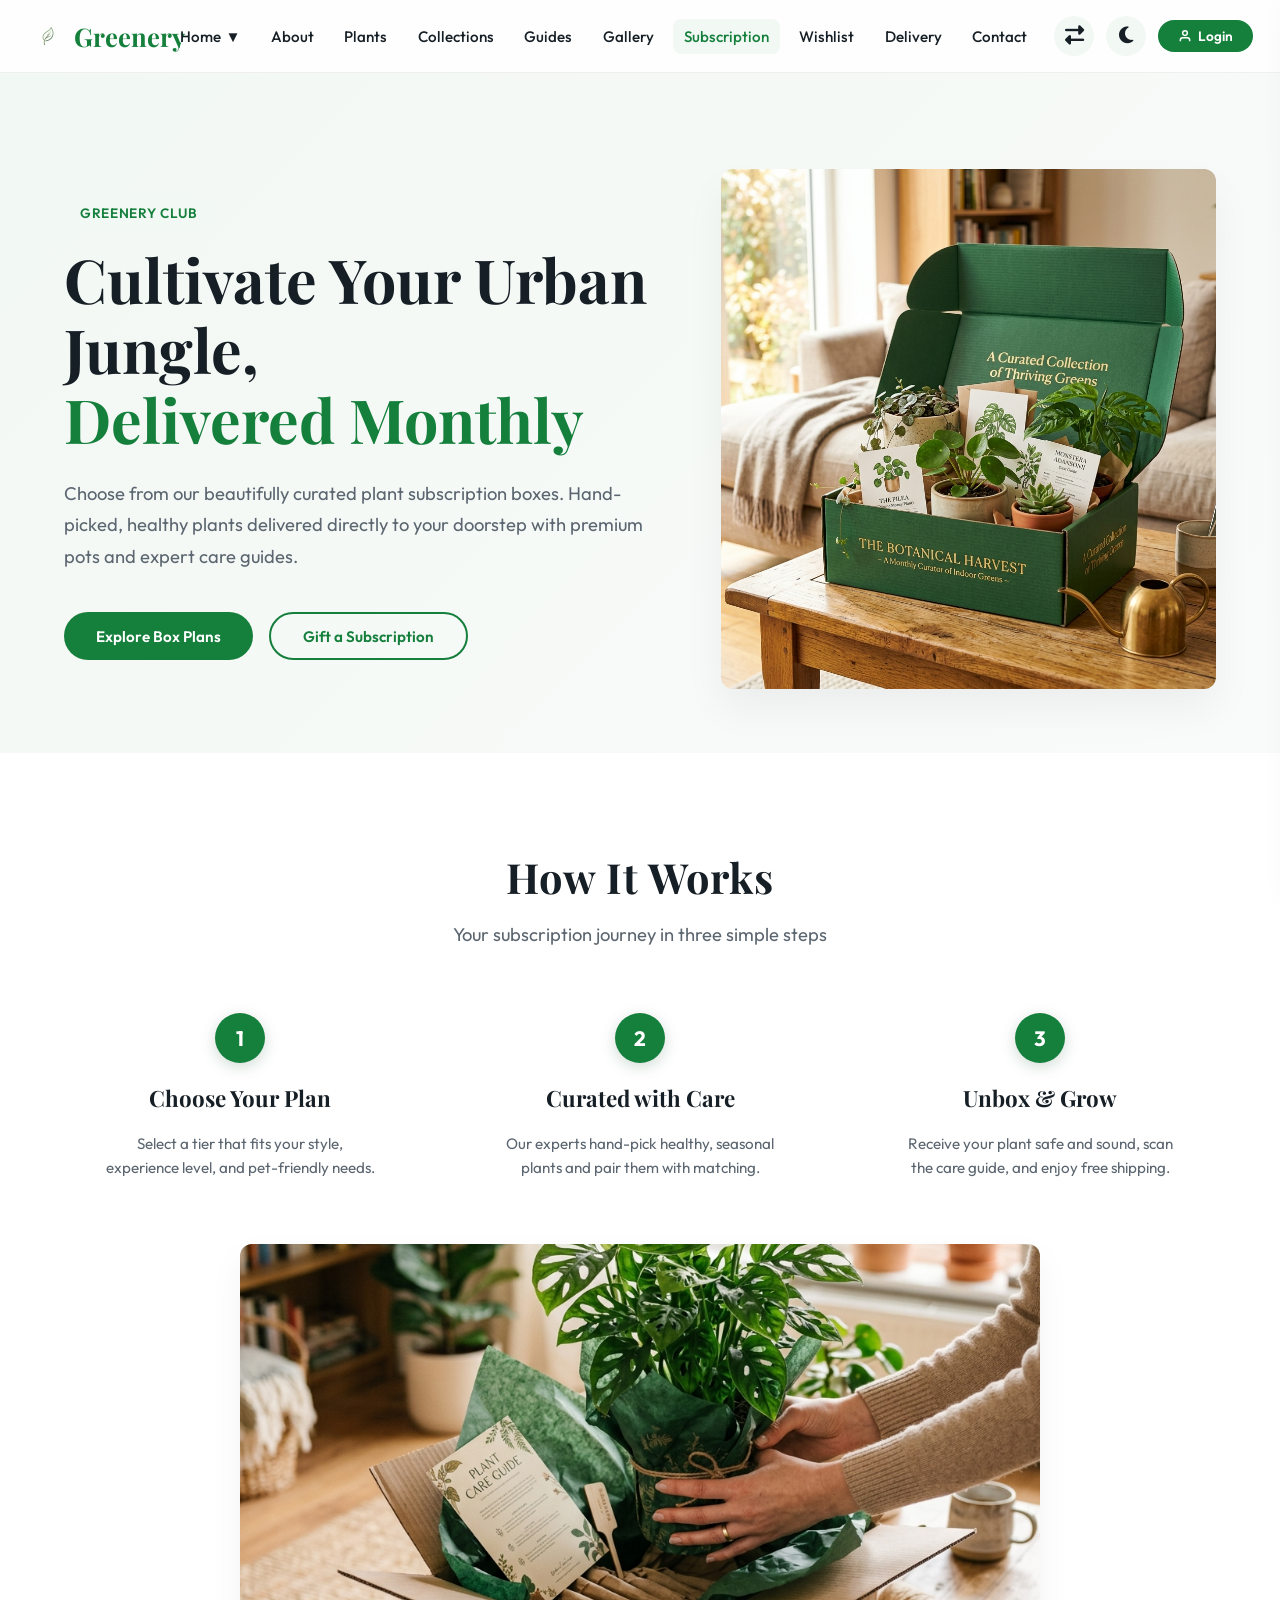
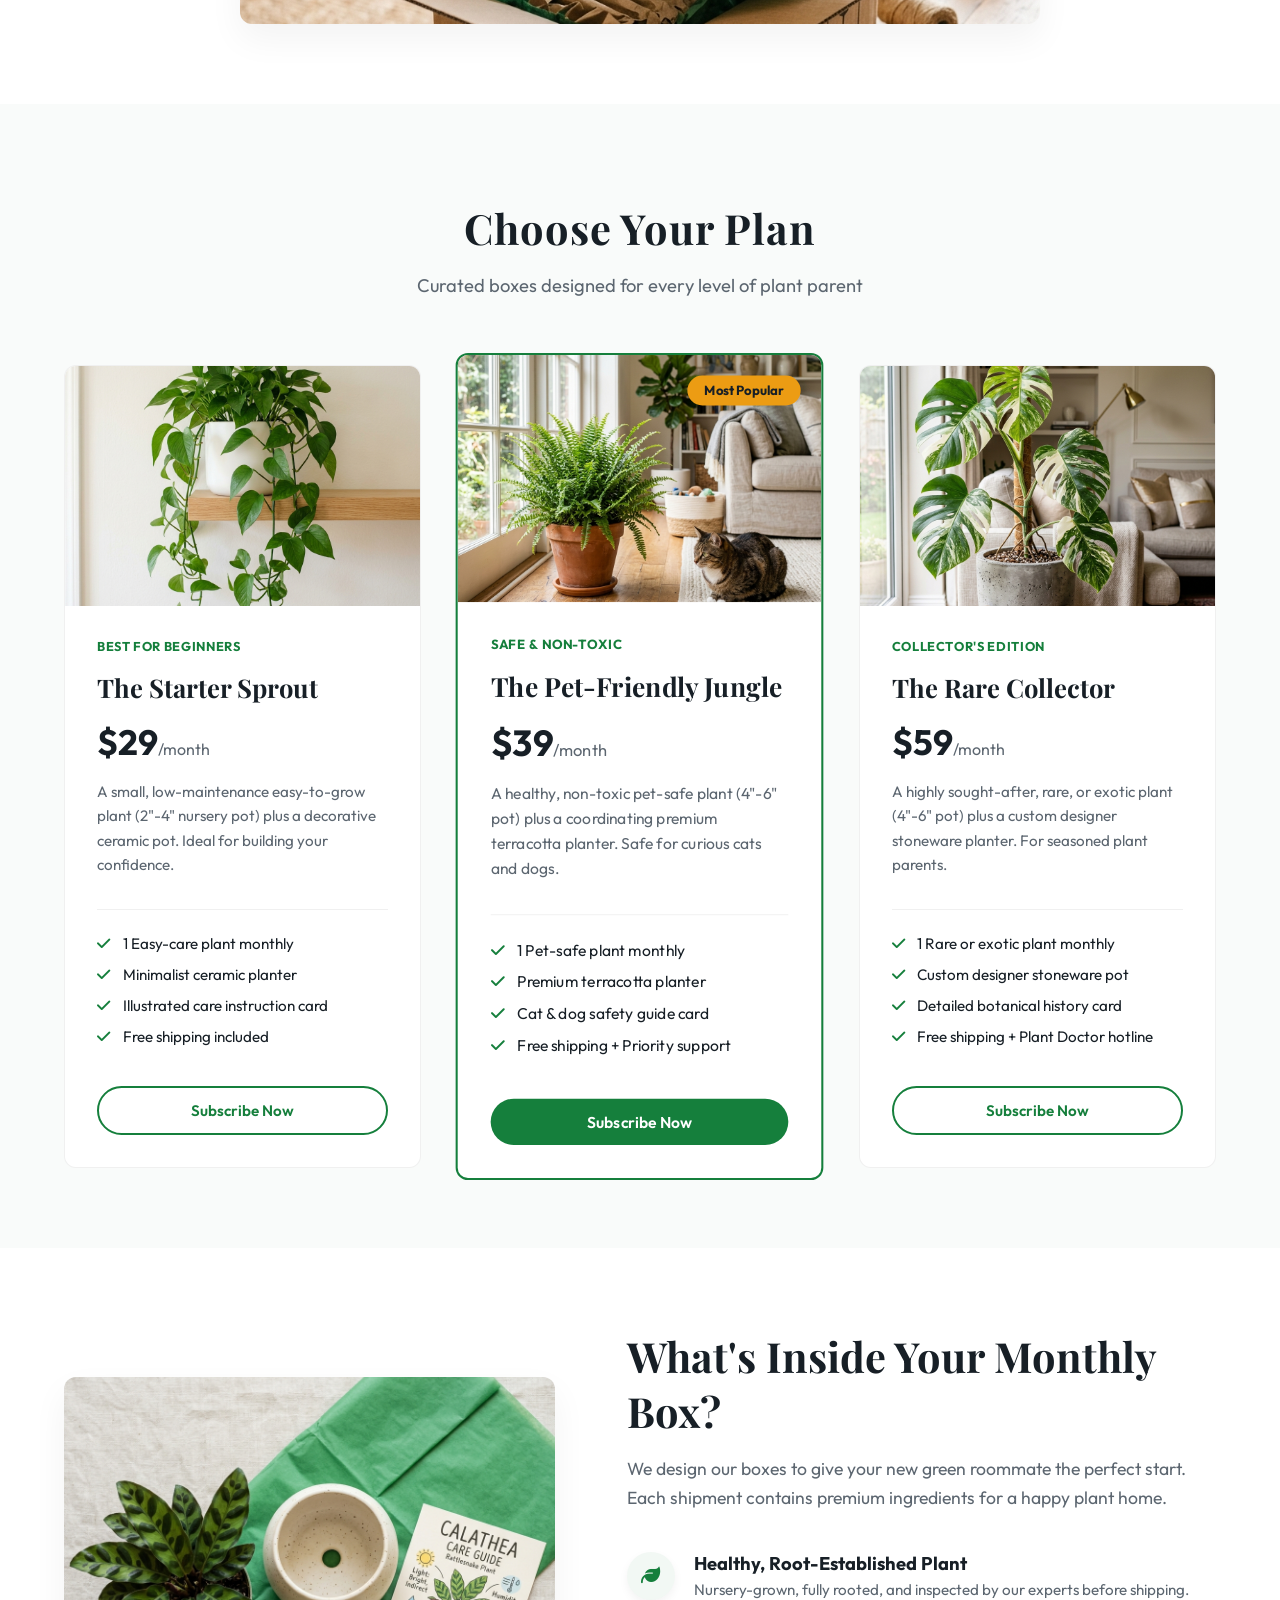
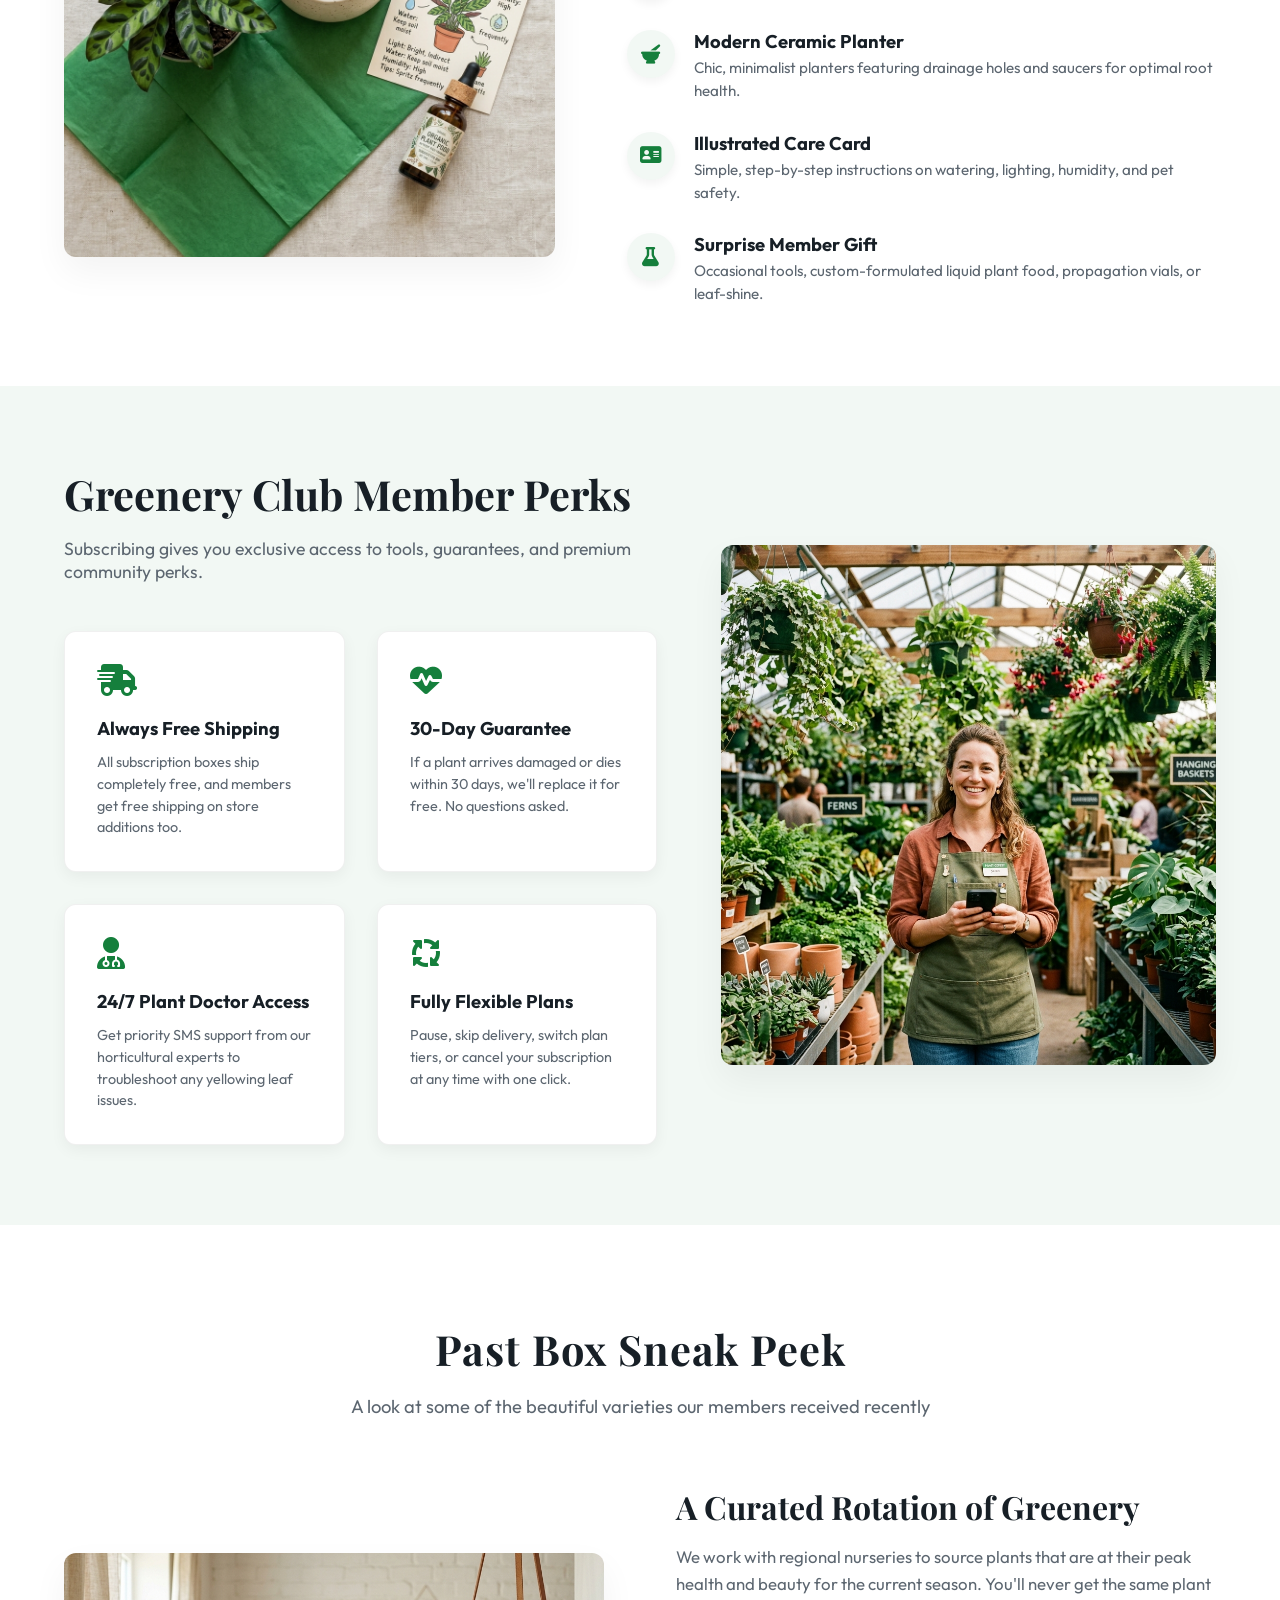
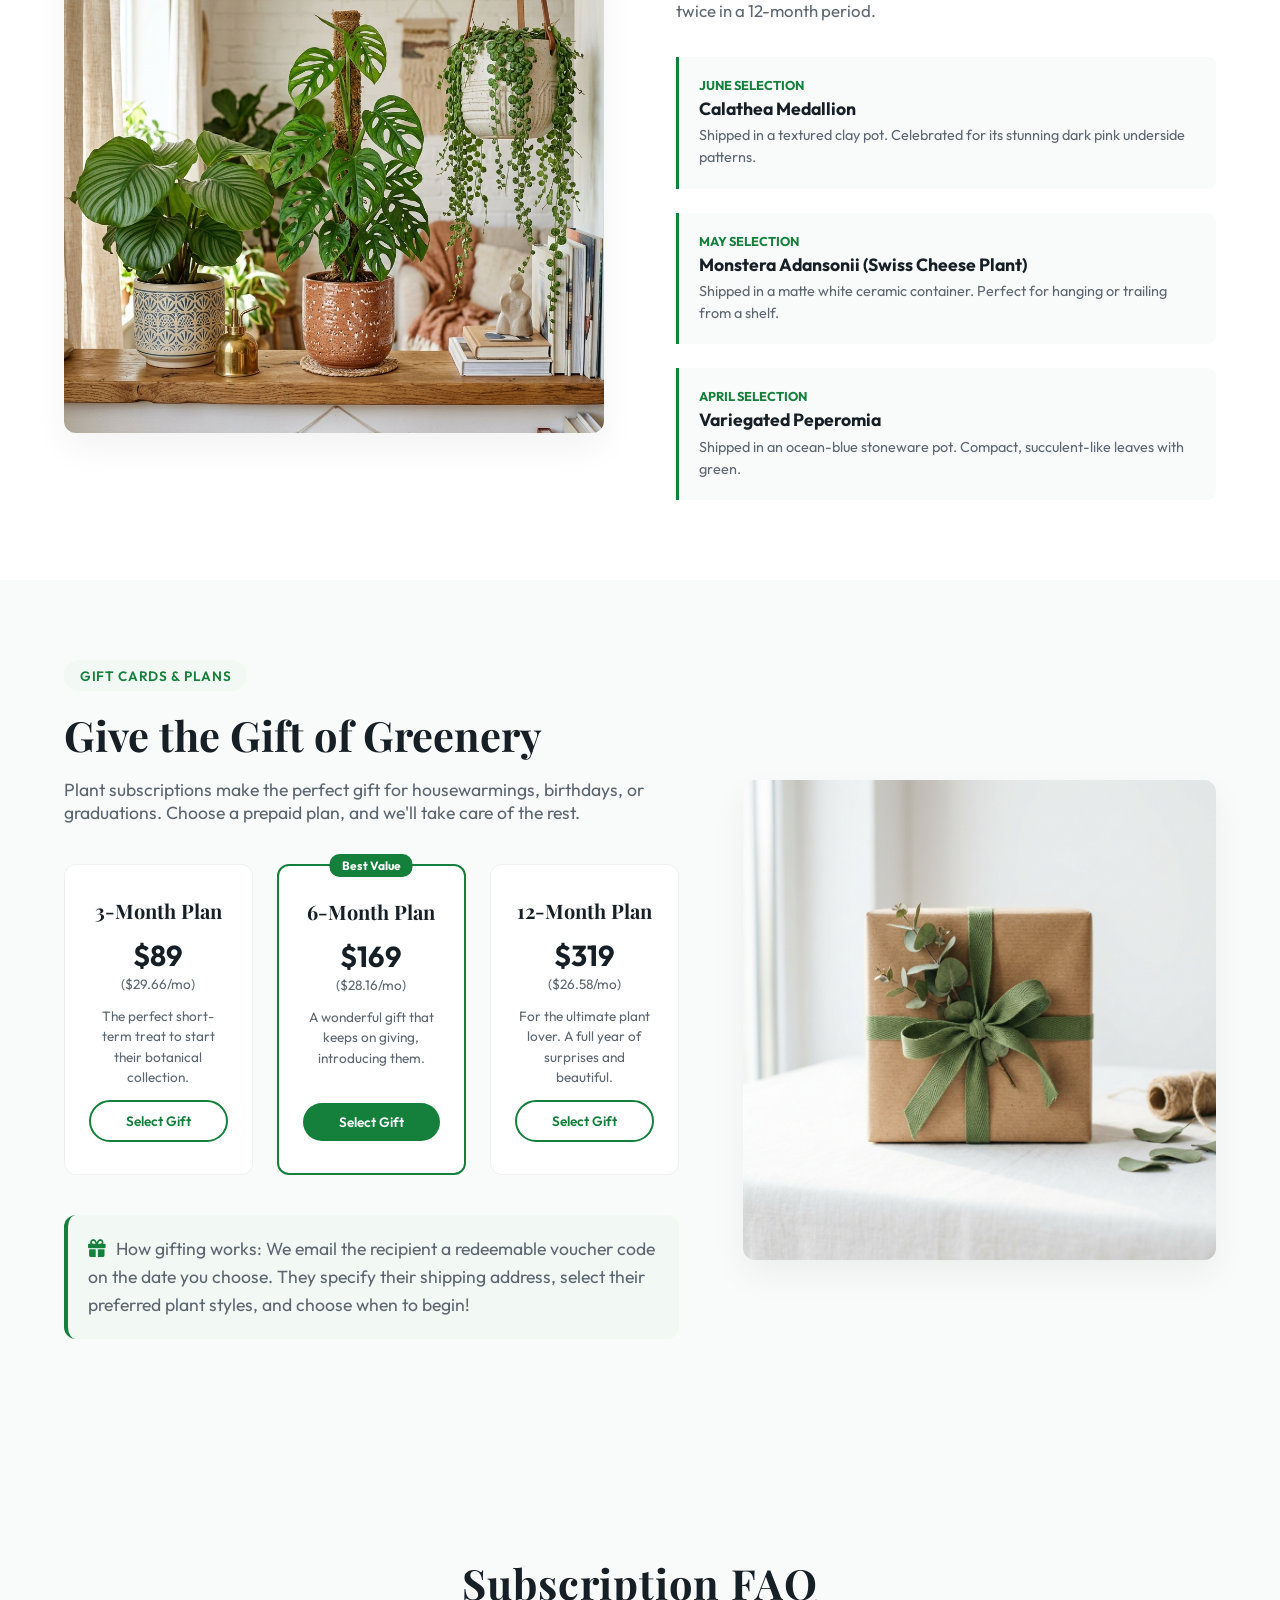
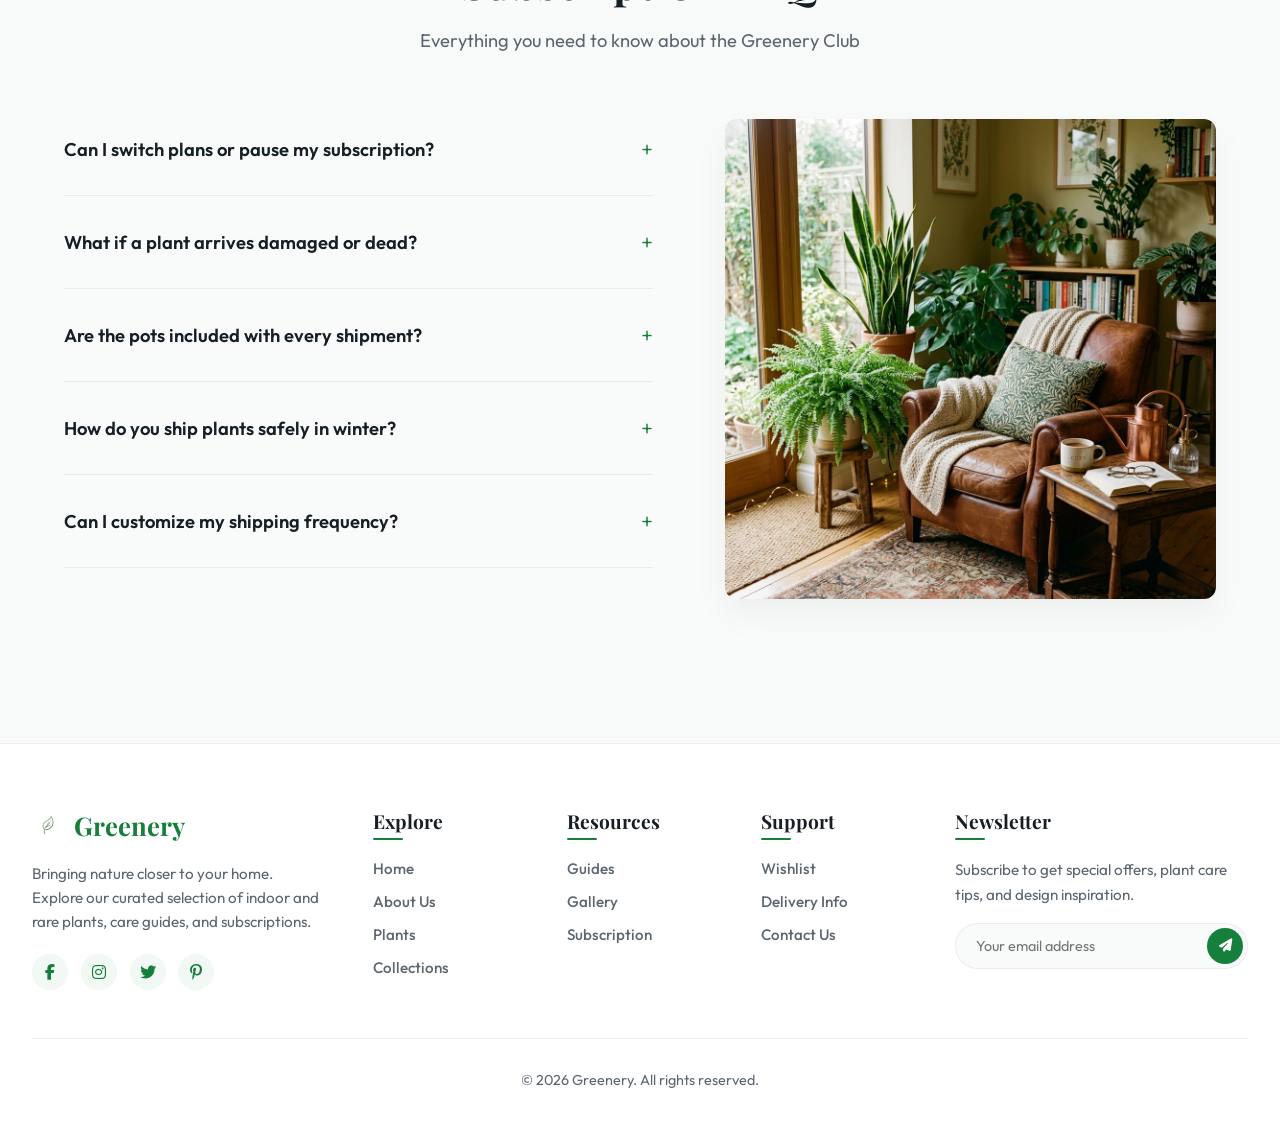
<file: subscription.html>
<!DOCTYPE html>
<html lang="en" data-theme="light" dir="ltr">
<head>
  <link rel="icon" type="image/svg+xml" href="favicon.svg">
  <meta charset="UTF-8">
  <meta name="viewport" content="width=device-width, initial-scale=1.0">
  <link rel="stylesheet" href="https://cdnjs.cloudflare.com/ajax/libs/font-awesome/6.4.0/css/all.min.css">
  <title>One-Line Sticky Navbar</title>
  <style>
    /* Google Fonts */
    @import url('https://fonts.googleapis.com/css2?family=Outfit:wght@300;400;500;600;700&family=Playfair+Display:ital,wght@0,400;0,600;0,700;1,400&display=swap');

    /* Color variables & Design System */
    :root {
      --primary: hsl(142, 72%, 29%);
      --primary-hover: hsl(142, 72%, 24%);
      --primary-light: hsl(142, 30%, 96%);
      --accent: hsl(38, 85%, 50%);
      --bg-color: hsl(140, 20%, 98%);
      --text-color: hsl(210, 24%, 12%);
      --text-muted: hsl(210, 10%, 40%);
      --navbar-bg: rgba(255, 255, 255, 0.75);
      --navbar-border: rgba(0, 0, 0, 0.06);
      --shadow-color: rgba(0, 0, 0, 0.05);
      --card-bg: hsl(0, 0%, 100%);
      --border-radius: 12px;
      --transition-speed: 0.3s;
      --font-sans: 'Outfit', sans-serif;
      --font-serif: 'Playfair Display', serif;
      --badge-bg: hsl(355, 84%, 55%);
    }

    /* Dark Mode Overrides */
    html[data-theme="dark"] {
      --primary: hsl(142, 60%, 45%);
      --primary-hover: hsl(142, 60%, 55%);
      --primary-light: hsl(142, 20%, 15%);
      --accent: hsl(38, 90%, 60%);
      --bg-color: hsl(220, 20%, 8%);
      --text-color: hsl(210, 20%, 98%);
      --text-muted: hsl(210, 10%, 70%);
      --navbar-bg: rgba(15, 23, 42, 0.75);
      --navbar-border: rgba(255, 255, 255, 0.08);
      --shadow-color: rgba(0, 0, 0, 0.3);
      --card-bg: hsl(220, 20%, 13%);
    }

    /* General resets */
    *, *::before, *::after {
      box-sizing: border-box;
      margin: 0;
      padding: 0;
    }

    body {
      font-family: var(--font-sans);
      background-color: var(--bg-color);
      color: var(--text-color);
      transition: background-color var(--transition-speed) ease, color var(--transition-speed) ease;
      overflow-x: clip;
      min-height: 150vh; /* Allow scroll to test sticky behavior */
    }

    a {
      color: inherit;
      text-decoration: none;
      transition: color var(--transition-speed) ease;
    }

    ul {
      list-style: none;
    }

    button {
      background: none;
      border: none;
      cursor: pointer;
      font-family: inherit;
      color: inherit;
      display: flex;
      align-items: center;
      justify-content: center;
    }

    /* App Header & Wrapper */
    .app-header {
      position: sticky;
      top: 0;
      z-index: 100;
      width: 100%;
      background: var(--navbar-bg);
      backdrop-filter: blur(12px);
      -webkit-backdrop-filter: blur(12px);
      border-bottom: 1px solid var(--navbar-border);
      transition: all var(--transition-speed) cubic-bezier(0.4, 0, 0.2, 1);
    }

    /* Scrolled state for Header */
    .app-header.scrolled {
      box-shadow: 0 10px 30px -10px var(--shadow-color);
      background: var(--navbar-bg);
      backdrop-filter: blur(20px);
      -webkit-backdrop-filter: blur(20px);
    }

    .app-header.scrolled .navbar {
      padding-block: 0.6rem;
    }

    /* Main Navigation Bar (Clean 3-Column Grid) */
    .navbar {
      display: grid;
      grid-template-columns: 1fr auto 1fr;
      align-items: center;
      padding-inline: 2rem;
      padding-block: 1rem;
      transition: padding var(--transition-speed) cubic-bezier(0.4, 0, 0.2, 1);
      max-width: 1440px;
      margin: 0 auto;
      gap: 1rem;
    }

    /* Logo Design - Left Column */
    .logo {
      display: flex;
      align-items: center;
      gap: 0.6rem;
      font-family: var(--font-serif);
      font-weight: 700;
      font-size: 1.6rem;
      color: var(--primary);
      justify-self: start;
    }

    .logo svg, .logo-img {
      height: 32px;
      width: auto;
      transition: transform var(--transition-speed) ease;
    }

    .logo:hover svg, .logo:hover .logo-img {
      transform: rotate(-10deg) scale(1.1);
    }
    html[data-theme="dark"] .logo-img {
      filter: brightness(1.8) saturate(1.2);
    }

    /* Nav Menu Desktop - Centered Column */
    .nav-menu {
      display: flex;
      align-items: center;
      justify-self: center;
    }

    .nav-menu > ul {
      display: flex;
      align-items: center;
      gap: 0.5rem;
    }

    .nav-item {
      position: relative;
    }

    .nav-link {
      font-weight: 500;
      font-size: 0.95rem;
      padding: 0.5rem 0.7rem;
      color: var(--text-color);
      border-radius: 8px;
      display: flex;
      align-items: center;
      gap: 0.3rem;
      transition: all var(--transition-speed) ease;
      white-space: nowrap;
    }

    .nav-link:hover {
      color: var(--primary);
      background: var(--primary-light);
    }

    /* Dropdown Menu styling (Home) */
    .dropdown-menu {
      position: absolute;
      top: 100%;
      left: 50%;
      transform: translateX(-50%) translateY(10px);
      background: var(--card-bg);
      min-width: 160px;
      box-shadow: 0 10px 30px var(--shadow-color);
      border: 1px solid var(--navbar-border);
      border-radius: var(--border-radius);
      opacity: 0;
      visibility: hidden;
      transition: all 0.25s cubic-bezier(0.4, 0, 0.2, 1);
      padding: 0.5rem;
      z-index: 101;
    }

    .nav-item:hover .dropdown-menu {
      opacity: 1;
      visibility: visible;
      transform: translateX(-50%) translateY(0);
    }

    .dropdown-link {
      display: block;
      padding: 0.6rem 1rem;
      font-weight: 500;
      font-size: 0.9rem;
      border-radius: 8px;
      transition: all var(--transition-speed) ease;
      white-space: nowrap;
    }

    .dropdown-link:hover {
      background: var(--primary-light);
      color: var(--primary);
      padding-inline-start: 1.25rem;
    }

    /* Wishlist Badge */
    .wishlist-link {
      display: flex;
      align-items: center;
      gap: 0.4rem;
    }

    .badge {
      background: var(--badge-bg);
      color: white;
      font-size: 0.7rem;
      font-weight: 700;
      padding: 0.15rem 0.45rem;
      border-radius: 10px;
      display: inline-flex;
      align-items: center;
      justify-content: center;
    }

    /* Utilities - Right Column */
    .nav-utilities {
      display: flex;
      align-items: center;
      gap: 0.75rem;
      justify-self: end;
    }

    /* Clean circular icon buttons */
    .icon-btn {
      width: 40px;
      height: 40px;
      border-radius: 50%;
      background: var(--primary-light);
      color: var(--text-color);
      font-size: 1.2rem;
      transition: all var(--transition-speed) cubic-bezier(0.4, 0, 0.2, 1);
      position: relative;
    }

    .icon-btn:hover {
      transform: scale(1.08) translateY(-1px);
      box-shadow: 0 4px 12px var(--shadow-color);
      background: var(--primary);
      color: white;
    }

    .icon-btn svg {
      width: 20px;
      height: 20px;
      fill: none;
      stroke: currentColor;
      stroke-width: 2;
      stroke-linecap: round;
      stroke-linejoin: round;
      transition: transform var(--transition-speed) ease;
    }

    .icon-btn i {
      transition: transform var(--transition-speed) ease;
    }

    .icon-btn:hover svg,
    .icon-btn:hover i {
      transform: rotate(15deg);
    }

    /* Active state indicator styles */
    .icon-btn.active {
      background: var(--primary);
      color: white;
    }

    /* Login pill-shaped button */
    .login-btn {
      background: var(--primary);
      color: white;
      border-radius: 20px;
      padding: 0.45rem 1.25rem;
      font-weight: 600;
      font-size: 0.85rem;
      transition: all var(--transition-speed) ease;
      display: flex;
      align-items: center;
      gap: 0.35rem;
      white-space: nowrap;
    }

    .login-btn:hover {
      background: var(--primary-hover);
      transform: translateY(-1px);
      box-shadow: 0 4px 12px rgba(0, 0, 0, 0.15);
    }

    .login-btn svg {
      width: 14px;
      height: 14px;
      fill: none;
      stroke: currentColor;
      stroke-width: 2.5;
    }

    html[data-theme="dark"] .login-btn:hover {
      box-shadow: 0 4px 12px rgba(142, 60, 45, 0.3);
    }

    /* General Button Styles */
    .btn {
      padding: 0.8rem 2rem;
      font-weight: 600;
      border-radius: 30px;
      transition: all var(--transition-speed) ease;
      font-size: 0.95rem;
      display: inline-flex;
      align-items: center;
      gap: 0.5rem;
    }

    .btn-primary {
      background: var(--primary);
      color: white;
    }

    .btn-primary:hover {
      background: var(--primary-hover);
      transform: translateY(-2px);
      box-shadow: 0 4px 15px rgba(20, 83, 45, 0.2);
    }

    .btn-secondary {
      background: transparent;
      color: var(--primary);
      border: 2px solid var(--primary);
    }

    .btn-secondary:hover {
      background: var(--primary);
      color: white;
      transform: translateY(-2px);
      box-shadow: 0 4px 15px rgba(20, 83, 45, 0.2);
    }

    /* Hamburger Toggle */
    .hamburger-toggle {
      display: none;
      font-size: 1.6rem;
      color: var(--text-color);
      z-index: 105;
      padding: 0.2rem;
    }

    /* Side Drawer (Mobile Nav) */
    .mobile-drawer {
      position: fixed;
      top: 0;
      right: -320px;
      width: 300px;
      height: 100vh;
      background: var(--card-bg);
      box-shadow: -10px 0 30px var(--shadow-color);
      z-index: 1000;
      display: flex;
      flex-direction: column;
      padding: 2rem;
      transition: right 0.3s cubic-bezier(0.4, 0, 0.2, 1);
      overflow-y: auto;
    }

    .mobile-drawer.open {
      right: 0;
    }

    .drawer-header {
      display: flex;
      justify-content: space-between;
      align-items: center;
      margin-bottom: 2rem;
      padding-bottom: 1rem;
      border-bottom: 1px solid var(--navbar-border);
    }

    .drawer-close {
      font-size: 1.5rem;
      color: var(--text-muted);
    }

    .mobile-nav-list {
      display: flex;
      flex-direction: column;
      gap: 1rem;
    }

    .mobile-nav-item {
      width: 100%;
    }

    .mobile-nav-link {
      display: flex;
      justify-content: space-between;
      align-items: center;
      padding: 0.8rem 1rem;
      font-weight: 500;
      border-radius: 8px;
      transition: background-color var(--transition-speed) ease;
    }

    .mobile-nav-link:hover {
      background: var(--primary-light);
      color: var(--primary);
    }

    /* Mobile Utilities inside drawer */
    .drawer-utilities {
      margin-top: auto;
      padding-top: 2rem;
      border-top: 1px solid var(--navbar-border);
      display: flex;
      flex-direction: column;
      gap: 1rem;
      align-items: center;
    }

    .drawer-utilities .mobile-toggles {
      display: flex;
      gap: 1rem;
    }

    .drawer-utilities .login-btn {
      width: 100%;
      justify-content: center;
    }

    /* Overlay for Mobile Drawer */
    .drawer-overlay {
      position: fixed;
      inset: 0;
      background: rgba(0, 0, 0, 0.4);
      backdrop-filter: blur(4px);
      opacity: 0;
      visibility: hidden;
      z-index: 999;
      transition: all var(--transition-speed) ease;
    }

    .drawer-overlay.active {
      opacity: 1;
      visibility: visible;
    }

    /* --- RTL LAYOUT SYSTEM --- */
    html[dir="rtl"] .dropdown-menu {
      left: 50%;
      transform: translateX(-50%) translateY(10px);
    }

    html[dir="rtl"] .mobile-drawer {
      right: auto;
      left: -320px;
      box-shadow: 10px 0 30px var(--shadow-color);
    }

    html[dir="rtl"] .mobile-drawer.open {
      left: 0;
      right: auto;
    }

    html[dir="rtl"] .dropdown-link:hover {
      padding-inline-start: 1rem;
      padding-inline-end: 1.25rem;
    }

    html[dir="rtl"] .arrow-icon {
      transform: scaleX(-1);
    }

    /* Responsive Breakpoint for Mobile layout */
    @media (max-width: 1200px) {
      .navbar {
        display: flex;
        justify-content: space-between;
        padding-inline: 1.5rem;
      }
      .nav-menu {
        display: none;
      }
      .nav-utilities .icon-btn,
      .nav-utilities .login-btn {
        display: none;
      }
      .hamburger-toggle {
        display: flex;
      }
    }

    /* Help text style to test sticky */
    .scroll-guide {
      display: flex;
      flex-direction: column;
      justify-content: center;
      align-items: center;
      height: 120vh;
      text-align: center;
      padding: 2rem;
      font-size: 1.2rem;
      color: var(--text-muted);
      background: radial-gradient(circle at center, var(--primary-light) 0%, var(--bg-color) 80%);
    }

    .scroll-guide-icon {
      font-size: 3rem;
      margin-top: 1.5rem;
      animation: bounce 2s infinite;
      color: var(--primary);
    }

    @keyframes bounce {
      0%, 20%, 50%, 80%, 100% {
        transform: translateY(0);
      }
      40% {
        transform: translateY(-15px);
      }
      60% {
        transform: translateY(-7px);
      }
    }

    /* Footer Styling */
    .app-footer {
      background-color: var(--card-bg);
      border-top: 1px solid var(--navbar-border);
      padding: 4rem 2rem 2rem;
      margin-top: 4rem;
      transition: background-color var(--transition-speed) ease, border-color var(--transition-speed) ease;
    }

    .footer-container {
      max-width: 1440px;
      margin: 0 auto;
      display: grid;
      grid-template-columns: 2fr 1fr 1fr 1fr 2fr;
      gap: 3rem;
      margin-bottom: 3rem;
    }

    .footer-info {
      display: flex;
      flex-direction: column;
      gap: 1.2rem;
    }

    .footer-description {
      font-size: 0.95rem;
      line-height: 1.6;
      color: var(--text-muted);
      max-width: 320px;
    }

    .social-links {
      display: flex;
      gap: 0.8rem;
    }

    .social-icon {
      width: 36px;
      height: 36px;
      border-radius: 50%;
      background: var(--primary-light);
      color: var(--primary);
      display: flex;
      align-items: center;
      justify-content: center;
      transition: all var(--transition-speed) ease;
      font-size: 1rem;
    }

    .social-icon:hover {
      background: var(--primary);
      color: white;
      transform: translateY(-2px);
    }

    .footer-menu-col h3 {
      font-family: var(--font-serif);
      font-size: 1.2rem;
      color: var(--text-color);
      margin-bottom: 1.5rem;
      position: relative;
    }

    .footer-menu-col h3::after {
      content: '';
      position: absolute;
      bottom: -6px;
      left: 0;
      width: 30px;
      height: 2px;
      background-color: var(--primary);
      border-radius: 2px;
    }

    html[dir="rtl"] .footer-menu-col h3::after {
      left: auto;
      right: 0;
    }

    .footer-menu-col ul {
      display: flex;
      flex-direction: column;
      gap: 0.8rem;
    }

    .footer-link {
      font-size: 0.95rem;
      font-weight: 500;
      color: var(--text-muted);
      transition: all var(--transition-speed) ease;
      position: relative;
      display: inline-block;
    }

    .footer-link:hover {
      color: var(--primary);
      transform: translateX(4px);
    }

    html[dir="rtl"] .footer-link:hover {
      transform: translateX(-4px);
    }

    .footer-bottom {
      max-width: 1440px;
      margin: 0 auto;
      padding-top: 2rem;
      border-top: 1px solid var(--navbar-border);
      text-align: center;
      font-size: 0.9rem;
      color: var(--text-muted);
    }

    /* Responsive Footer */
    @media (max-width: 992px) {
      .footer-container {
        grid-template-columns: 1fr 1fr;
        gap: 2rem;
      }
    }

    @media (max-width: 576px) {
      .footer-container {
        grid-template-columns: 1fr;
        gap: 2rem;
      }
      .footer-info {
        align-items: center;
        text-align: center;
      }
      .footer-description {
        max-width: 100%;
      }
      .footer-menu-col {
        text-align: center;
      }
      .footer-menu-col h3::after {
        left: 50%;
        transform: translateX(-50%);
      }
    }

    /* Newsletter Column Styling */
    .newsletter-col p {
      font-size: 0.95rem;
      line-height: 1.6;
      color: var(--text-muted);
      margin-bottom: 1rem;
    }

    .newsletter-form {
      display: flex;
      gap: 0.5rem;
      background: var(--bg-color);
      padding: 0.25rem;
      border: 1px solid var(--navbar-border);
      border-radius: 30px;
      transition: border-color var(--transition-speed) ease;
    }

    .newsletter-form:focus-within {
      border-color: var(--primary);
    }

    .newsletter-form input {
      flex: 1;
      background: none;
      border: none;
      padding: 0.5rem 1rem;
      font-family: inherit;
      font-size: 0.9rem;
      color: var(--text-color);
      outline: none;
    }

    .newsletter-form button {
      width: 36px;
      height: 36px;
      border-radius: 50%;
      background: var(--primary);
      color: white;
      transition: background-color var(--transition-speed) ease, transform var(--transition-speed) ease;
    }

    .newsletter-form button:hover {
      background: var(--primary-hover);
      transform: scale(1.05);
    }

    /* ==========================================================================
       SUBSCRIPTION PAGE SPECIFIC STYLES
       ========================================================================== */

    /* Common Section Styles */
    section {
      padding: 5rem 2rem;
      max-width: 1440px;
      margin: 0 auto;
      transition: background-color var(--transition-speed) ease;
    }

    .section-header {
      text-align: center;
      margin-bottom: 4rem;
      margin-top: 1rem;
    }

    .section-header h2 {
      font-family: var(--font-serif);
      font-size: 2.6rem;
      color: var(--text-color);
      margin-bottom: 1rem;
      letter-spacing: 0.02em;
    }

    .section-header p {
      color: var(--text-muted);
      font-size: 1.15rem;
      line-height: 1.6;
    }

    .sub-badge {
      display: inline-block;
      padding: 0.4rem 1rem;
      background: var(--primary-light);
      color: var(--primary);
      border-radius: 30px;
      font-size: 0.85rem;
      font-weight: 600;
      text-transform: uppercase;
      letter-spacing: 0.05em;
      margin-bottom: 1rem;
    }

    /* 1. Subscription Hero Section */
    .sub-hero-section {
      background: linear-gradient(135deg, var(--primary-light) 0%, var(--bg-color) 100%);
      padding-block: 6rem 4rem;
    }

    .sub-hero-container {
      max-width: 1440px;
      margin: 0 auto;
      display: grid;
      grid-template-columns: 1.2fr 1fr;
      align-items: center;
      gap: 4rem;
      padding-inline: 2rem;
    }

    .sub-hero-content h1 {
      font-family: var(--font-serif);
      font-size: 3.8rem;
      line-height: 1.15;
      color: var(--text-color);
      margin-bottom: 1.5rem;
    }

    .sub-hero-content h1 span {
      color: var(--primary);
      display: block;
    }

    .sub-hero-content p {
      font-size: 1.15rem;
      color: var(--text-muted);
      line-height: 1.7;
      margin-bottom: 2.5rem;
      max-width: 580px;
    }

    .sub-hero-buttons {
      display: flex;
      gap: 1rem;
    }

    .sub-hero-image {
      position: relative;
      border-radius: var(--border-radius);
      overflow: hidden;
      box-shadow: 0 20px 40px var(--shadow-color);
      height: 520px;
    }

    .sub-hero-image img {
      width: 100%;
      height: 100%;
      object-fit: cover;
      transition: transform var(--transition-speed) ease;
    }

    .sub-hero-image:hover img {
      transform: scale(1.02);
    }

    /* 2. How it Works Section */
    .sub-how-section {
      background: var(--card-bg);
      text-align: center;
    }

    .sub-how-grid {
      display: grid;
      grid-template-columns: repeat(3, 1fr);
      gap: 3rem;
      margin-bottom: 4rem;
      padding-inline: 2rem;
    }

    .sub-how-step {
      display: flex;
      flex-direction: column;
      align-items: center;
      gap: 1.2rem;
      position: relative;
    }


    .step-num {
      width: 50px;
      height: 50px;
      border-radius: 50%;
      background: var(--primary);
      color: white;
      font-size: 1.3rem;
      font-weight: 700;
      display: flex;
      align-items: center;
      justify-content: center;
      box-shadow: 0 4px 15px rgba(20, 83, 45, 0.2);
    }

    .sub-how-step h3 {
      font-family: var(--font-serif);
      font-size: 1.4rem;
      color: var(--text-color);
    }

    .sub-how-step p {
      color: var(--text-muted);
      line-height: 1.6;
      max-width: 280px;
      font-size: 0.95rem;
    }

    .sub-how-illustration {
      max-width: 800px;
      margin: 0 auto;
      border-radius: var(--border-radius);
      overflow: hidden;
      box-shadow: 0 15px 35px var(--shadow-color);
      height: 380px;
    }

    .sub-how-illustration img {
      width: 100%;
      height: 100%;
      object-fit: cover;
    }

    /* 3. Subscription Plans Section */
    .sub-plans-section {
      background: var(--bg-color);
    }

    .sub-plans-grid {
      display: grid;
      grid-template-columns: repeat(auto-fit, minmax(320px, 1fr));
      gap: 2.5rem;
      padding-inline: 2rem;
      align-items: stretch;
    }

    .sub-plan-card {
      background: var(--card-bg);
      border-radius: var(--border-radius);
      border: 1px solid var(--navbar-border);
      overflow: hidden;
      display: flex;
      flex-direction: column;
      position: relative;
      transition: all var(--transition-speed) ease;
    }

    .sub-plan-card:hover {
      transform: translateY(-8px);
      box-shadow: 0 20px 40px var(--shadow-color);
      border-color: var(--primary);
    }

    .sub-plan-card.featured {
      border: 2px solid var(--primary);
      transform: scale(1.03);
    }

    .sub-plan-card.featured:hover {
      transform: scale(1.03) translateY(-8px);
    }

    .plan-badge-popular {
      position: absolute;
      top: 1.25rem;
      right: 1.25rem;
      background: var(--accent);
      color: var(--text-color);
      font-weight: 700;
      font-size: 0.8rem;
      padding: 0.4rem 1rem;
      border-radius: 20px;
      z-index: 2;
      box-shadow: 0 4px 10px rgba(0, 0, 0, 0.15);
    }

    html[dir="rtl"] .plan-badge-popular {
      right: auto;
      left: 1.25rem;
    }

    .plan-img-wrapper {
      height: 240px;
      overflow: hidden;
    }

    .plan-img-wrapper img {
      width: 100%;
      height: 100%;
      object-fit: cover;
      transition: transform 0.5s ease;
    }

    .sub-plan-card:hover .plan-img-wrapper img {
      transform: scale(1.04);
    }

    .plan-info {
      padding: 2rem;
      display: flex;
      flex-direction: column;
      gap: 1rem;
      flex: 1;
    }

    .plan-label {
      font-size: 0.8rem;
      font-weight: 700;
      color: var(--primary);
      text-transform: uppercase;
      letter-spacing: 0.05em;
    }

    .plan-info h3 {
      font-family: var(--font-serif);
      font-size: 1.6rem;
      color: var(--text-color);
    }

    .plan-price {
      font-size: 2.2rem;
      font-weight: 700;
      color: var(--text-color);
      display: flex;
      align-items: baseline;
    }

    .plan-price span {
      font-size: 1rem;
      color: var(--text-muted);
      font-weight: 400;
    }

    .plan-desc {
      font-size: 0.95rem;
      color: var(--text-muted);
      line-height: 1.6;
    }

    .plan-features {
      list-style: none;
      padding: 0;
      display: flex;
      flex-direction: column;
      gap: 0.75rem;
      margin-block: 1rem 1.5rem;
      border-top: 1px solid var(--navbar-border);
      padding-top: 1.5rem;
    }

    .plan-features li {
      display: flex;
      align-items: center;
      gap: 0.8rem;
      font-size: 0.95rem;
      color: var(--text-color);
    }

    .plan-features li i {
      color: var(--primary);
    }

    .plan-btn {
      width: 100%;
      text-align: center;
      justify-content: center;
      margin-top: auto;
    }

    /* 4. What's Inside Section */
    .sub-contents-section {
      background: var(--card-bg);
    }

    .sub-contents-container {
      max-width: 1440px;
      margin: 0 auto;
      display: grid;
      grid-template-columns: 1fr 1.2fr;
      align-items: center;
      gap: 4.5rem;
      padding-inline: 2rem;
    }

    .sub-contents-image {
      border-radius: var(--border-radius);
      overflow: hidden;
      box-shadow: 0 15px 35px var(--shadow-color);
      height: 480px;
    }

    .sub-contents-image img {
      width: 100%;
      height: 100%;
      object-fit: cover;
    }

    .sub-contents-content h2 {
      font-family: var(--font-serif);
      font-size: 2.6rem;
      color: var(--text-color);
      margin-bottom: 1rem;
    }

    .sub-intro {
      font-size: 1.1rem;
      color: var(--text-muted);
      line-height: 1.65;
      margin-bottom: 2.5rem;
    }

    .contents-list {
      list-style: none;
      display: flex;
      flex-direction: column;
      gap: 1.8rem;
    }

    .contents-list li {
      display: flex;
      align-items: flex-start;
      gap: 1.2rem;
    }

    .content-icon {
      width: 48px;
      height: 48px;
      border-radius: 50%;
      background: var(--primary-light);
      color: var(--primary);
      display: flex;
      align-items: center;
      justify-content: center;
      font-size: 1.2rem;
      flex-shrink: 0;
      box-shadow: 0 4px 10px var(--shadow-color);
    }

    .content-text h3 {
      font-size: 1.15rem;
      color: var(--text-color);
      margin-bottom: 0.25rem;
    }

    .content-text p {
      font-size: 0.95rem;
      color: var(--text-muted);
      line-height: 1.5;
    }

    /* 5. Perks & Benefits Section */
    .sub-perks-section {
      background: var(--primary-light);
    }

    .sub-perks-container {
      max-width: 1440px;
      margin: 0 auto;
      display: grid;
      grid-template-columns: 1.2fr 1fr;
      align-items: center;
      gap: 4rem;
      padding-inline: 2rem;
    }

    .sub-perks-content h2 {
      font-family: var(--font-serif);
      font-size: 2.6rem;
      color: var(--text-color);
      margin-bottom: 1rem;
    }

    .sub-perks-content > p {
      font-size: 1.1rem;
      color: var(--text-muted);
      margin-bottom: 3rem;
    }

    .perks-grid {
      display: grid;
      grid-template-columns: repeat(2, 1fr);
      gap: 2rem;
    }

    .perk-card {
      background: var(--card-bg);
      padding: 2rem;
      border-radius: var(--border-radius);
      border: 1px solid var(--navbar-border);
      box-shadow: 0 5px 15px var(--shadow-color);
      display: flex;
      flex-direction: column;
      gap: 0.8rem;
      transition: transform var(--transition-speed) ease;
    }

    .perk-card:hover {
      transform: translateY(-4px);
    }

    .perk-card i {
      font-size: 2rem;
      color: var(--primary);
      margin-bottom: 0.5rem;
    }

    .perk-card h4 {
      font-size: 1.15rem;
      color: var(--text-color);
    }

    .perk-card p {
      font-size: 0.9rem;
      color: var(--text-muted);
      line-height: 1.5;
    }

    .sub-perks-image {
      border-radius: var(--border-radius);
      overflow: hidden;
      box-shadow: 0 15px 35px var(--shadow-color);
      height: 520px;
    }

    .sub-perks-image img {
      width: 100%;
      height: 100%;
      object-fit: cover;
    }

    /* 6. Past Boxes Section */
    .sub-past-section {
      background: var(--card-bg);
    }

    .sub-past-container {
      max-width: 1440px;
      margin: 0 auto;
      display: grid;
      grid-template-columns: 1fr 1fr;
      align-items: center;
      gap: 4.5rem;
      padding-inline: 2rem;
    }

    .sub-past-image {
      border-radius: var(--border-radius);
      overflow: hidden;
      box-shadow: 0 15px 35px var(--shadow-color);
      height: 480px;
    }

    .sub-past-image img {
      width: 100%;
      height: 100%;
      object-fit: cover;
    }

    .sub-past-content h3 {
      font-family: var(--font-serif);
      font-size: 2rem;
      color: var(--text-color);
      margin-bottom: 1rem;
    }

    .sub-past-content > p {
      font-size: 1.05rem;
      color: var(--text-muted);
      line-height: 1.6;
      margin-bottom: 2rem;
    }

    .past-months {
      display: flex;
      flex-direction: column;
      gap: 1.5rem;
    }

    .month-item {
      padding: 1.25rem;
      border-left: 3px solid var(--primary);
      background: var(--bg-color);
      border-radius: 0 8px 8px 0;
    }

    html[dir="rtl"] .month-item {
      border-left: none;
      border-right: 3px solid var(--primary);
      border-radius: 8px 0 0 8px;
    }

    .month-name {
      display: block;
      font-size: 0.8rem;
      font-weight: 700;
      color: var(--primary);
      text-transform: uppercase;
      margin-bottom: 0.25rem;
    }

    .month-item strong {
      display: block;
      font-size: 1.1rem;
      color: var(--text-color);
      margin-bottom: 0.35rem;
    }

    .month-item p {
      font-size: 0.9rem;
      color: var(--text-muted);
      line-height: 1.5;
    }

    /* 7. Gift a Subscription Section */
    .sub-gift-section {
      background: var(--bg-color);
    }

    .sub-gift-container {
      max-width: 1440px;
      margin: 0 auto;
      display: grid;
      grid-template-columns: 1.3fr 1fr;
      align-items: center;
      gap: 4rem;
      padding-inline: 2rem;
    }

    .sub-gift-content h2 {
      font-family: var(--font-serif);
      font-size: 2.6rem;
      color: var(--text-color);
      margin-bottom: 1rem;
    }

    .sub-gift-content > p {
      font-size: 1.1rem;
      color: var(--text-muted);
      margin-bottom: 2.5rem;
      max-width: 620px;
    }

    .gift-options {
      display: grid;
      grid-template-columns: repeat(3, 1fr);
      gap: 1.5rem;
      margin-bottom: 2.5rem;
    }

    .gift-option {
      background: var(--card-bg);
      padding: 2rem 1.5rem;
      border-radius: var(--border-radius);
      border: 1px solid var(--navbar-border);
      text-align: center;
      position: relative;
      display: flex;
      flex-direction: column;
      gap: 0.8rem;
      transition: all var(--transition-speed) ease;
    }

    .gift-option:hover {
      transform: translateY(-4px);
      box-shadow: 0 10px 20px var(--shadow-color);
    }

    .gift-option.featured {
      border: 2px solid var(--primary);
    }

    .gift-popular {
      position: absolute;
      top: -12px;
      left: 50%;
      transform: translateX(-50%);
      background: var(--primary);
      color: white;
      font-size: 0.75rem;
      font-weight: 700;
      padding: 0.25rem 0.75rem;
      border-radius: 10px;
      white-space: nowrap;
    }

    .gift-option h4 {
      font-family: var(--font-serif);
      font-size: 1.25rem;
      color: var(--text-color);
    }

    .gift-price {
      font-size: 1.8rem;
      font-weight: 700;
      color: var(--text-color);
      display: flex;
      flex-direction: column;
      align-items: center;
    }

    .gift-price span {
      font-size: 0.85rem;
      color: var(--text-muted);
      font-weight: 400;
      margin-top: 0.15rem;
    }

    .gift-desc {
      font-size: 0.85rem;
      color: var(--text-muted);
      line-height: 1.5;
      flex: 1;
    }

    .gift-option .btn {
      width: 100%;
      justify-content: center;
      padding-block: 0.6rem;
      font-size: 0.85rem;
    }

    .gift-footer-text {
      font-size: 0.9rem;
      color: var(--text-muted);
      line-height: 1.6;
      background: var(--primary-light);
      padding: 1.25rem;
      border-radius: 12px;
      border-left: 4px solid var(--primary);
    }

    html[dir="rtl"] .gift-footer-text {
      border-left: none;
      border-right: 4px solid var(--primary);
    }

    .gift-footer-text i {
      color: var(--primary);
      margin-right: 0.35rem;
    }

    html[dir="rtl"] .gift-footer-text i {
      margin-right: 0;
      margin-left: 0.35rem;
    }

    .sub-gift-image {
      border-radius: var(--border-radius);
      overflow: hidden;
      box-shadow: 0 15px 35px var(--shadow-color);
      height: 480px;
    }

    .sub-gift-image img {
      width: 100%;
      height: 100%;
      object-fit: cover;
    }

    /* 8. Frequently Asked Questions Section */
    .sub-faq-section {
      background: var(--bg-color);
    }

    .sub-faq-container {
      max-width: 1440px;
      margin: 0 auto;
      display: grid;
      grid-template-columns: 1.2fr 1fr;
      align-items: flex-start;
      gap: 4.5rem;
      padding-inline: 2rem;
    }

    .sub-faq-accordion {
      display: flex;
      flex-direction: column;
      gap: 1rem;
      width: 100%;
    }

    .faq-item {
      border-bottom: 1px solid var(--navbar-border);
      padding-bottom: 1rem;
    }

    .faq-question {
      width: 100%;
      text-align: left;
      font-family: var(--font-sans);
      font-size: 1.15rem;
      font-weight: 600;
      color: var(--text-color);
      padding: 1rem 0;
      display: flex;
      justify-content: space-between;
      align-items: center;
      transition: color var(--transition-speed) ease;
    }

    html[dir="rtl"] .faq-question {
      text-align: right;
    }

    .faq-question:hover {
      color: var(--primary);
    }

    .faq-icon {
      font-size: 1.4rem;
      font-weight: 300;
      color: var(--primary);
      transition: transform var(--transition-speed) ease;
    }

    .faq-answer {
      max-height: 0;
      overflow: hidden;
      transition: max-height 0.3s cubic-bezier(0, 1, 0, 1), padding 0.3s ease;
      padding-inline-end: 2rem;
    }

    .faq-answer p {
      font-size: 0.95rem;
      color: var(--text-muted);
      line-height: 1.6;
      padding-bottom: 1rem;
    }

    /* FAQ JS Toggle Classes */
    .faq-item.active .faq-answer {
      max-height: 200px;
      transition: max-height 0.3s cubic-bezier(1, 0, 1, 0), padding 0.3s ease;
    }

    .faq-item.active .faq-icon {
      transform: rotate(45deg);
    }

    .sub-faq-image {
      border-radius: var(--border-radius);
      overflow: hidden;
      box-shadow: 0 15px 35px var(--shadow-color);
      height: 480px;
    }

    .sub-faq-image img {
      width: 100%;
      height: 100%;
      object-fit: cover;
    }

    /* ==========================================================================
       RESPONSIVE ADAPTATIONS
       ========================================================================== */

    @media (max-width: 1200px) {
      .sub-hero-container,
      .sub-contents-container,
      .sub-perks-container,
      .sub-past-container,
      .sub-gift-container,
      .sub-faq-container {
        grid-template-columns: 1fr;
        gap: 3rem;
      }

      .sub-hero-image,
      .sub-contents-image,
      .sub-perks-image,
      .sub-past-image,
      .sub-gift-image,
      .sub-faq-image {
        height: 400px;
        order: 2; /* Move images below text on mobile */
      }

      .sub-hero-content,
      .sub-contents-content,
      .sub-perks-content,
      .sub-past-content,
      .sub-gift-content,
      .sub-faq-accordion {
        order: 1;
      }

      .sub-how-grid {
        grid-template-columns: 1fr;
        gap: 2rem;
      }


      .gift-options {
        grid-template-columns: 1fr;
        gap: 1.5rem;
      }
      
      .sub-plan-card.featured {
        transform: none;
      }
      .sub-plan-card.featured:hover {
        transform: translateY(-8px);
      }
    }

    @media (max-width: 768px) {
      .sub-hero-content h1 {
        font-size: 2.8rem;
      }
      .perks-grid {
        grid-template-columns: 1fr;
      }
    }
  </style>
  <link rel="stylesheet" href="responsive.css">
</head>
<body>
  <!-- Single-Line App Header -->
  <header id="appHeader" class="app-header">
    <div class="navbar">
      <!-- Logo (Column 1 - Left) -->
      <a href="index.html" class="logo"><img src="images/logo.png" alt="Greenery" class="logo-img">Greenery</a>

      <!-- Desktop Navigation Menu (Column 2 - Exactly Centered) -->
      <nav class="nav-menu" aria-label="Main Navigation">
        <ul>
          <!-- Home Dropdown Link -->
          <li class="nav-item">
            <a href="#" class="nav-link active">
              Home <span class="arrow-icon">&#9660;</span>
            </a>
            <ul class="dropdown-menu">
              <li><a href="index.html" class="dropdown-link active">Home 1</a></li>
              <li><a href="home2.html" class="dropdown-link">Home 2</a></li>
            </ul>
          </li>
          <li class="nav-item"><a href="about.html" class="nav-link">About</a></li>
          <li class="nav-item"><a href="plants.html" class="nav-link">Plants</a></li>
          <li class="nav-item"><a href="collections.html" class="nav-link">Collections</a></li>
          <li class="nav-item"><a href="guides.html" class="nav-link">Guides</a></li>
          <li class="nav-item"><a href="gallery.html" class="nav-link">Gallery</a></li>
          <li class="nav-item"><a href="subscription.html" class="nav-link">Subscription</a></li>
          <li class="nav-item"><a href="wishlist.html" class="nav-link">Wishlist</a></li>
          <li class="nav-item"><a href="delivery.html" class="nav-link">Delivery</a></li>
          <li class="nav-item"><a href="contact.html" class="nav-link">Contact</a></li>
        </ul>
      </nav>

      <!-- Utilities (Column 3 - Right) -->
      <div class="nav-utilities">
        <!-- RTL Layout Toggle -->
        <button class="icon-btn" id="rtlToggleBtn" aria-label="Toggle Layout Direction" title="Toggle Layout Direction">
        <i class="fas fa-exchange-alt"></i>
      </button>
        <!-- Dark Mode Toggle -->
        <button id="themeToggle" class="icon-btn" aria-label="Toggle Color Theme" title="Toggle Color Theme">
          <i id="themeIcon" class="fa-solid fa-moon"></i>
        </button>

        <!-- Login Button -->
        <a href="login.html" class="login-btn" id="loginBtn">
          <svg viewBox="0 0 24 24" xmlns="http://www.w3.org/2000/svg">
            <path d="M20 21v-2a4 4 0 0 0-4-4H8a4 4 0 0 0-4 4v2" />
            <circle cx="12" cy="7" r="4" />
          </svg>
          Login
        </a>
        <!-- Hamburger Menu button (Mobile) -->
        <button id="hamburgerToggle" class="hamburger-toggle" aria-label="Open Navigation Drawer">
          &#9776;
        </button>
      </div>
    </div>
  </header>

  <!-- Mobile Navigation Drawer Overlay -->
  <div id="drawerOverlay" class="drawer-overlay"></div>

  <!-- Mobile Slide-out Drawer -->
  <div id="mobileDrawer" class="mobile-drawer" aria-modal="true" role="dialog">
    <div class="drawer-header">
      <a href="index.html" class="logo"><img src="images/logo.png" alt="Greenery" class="logo-img" style="height: 28px;">Greenery</a>
      <button id="drawerClose" class="drawer-close" aria-label="Close Navigation Drawer">
        &times;
      </button>
    </div>

    <!-- Mobile Navigation List -->
    <nav class="mobile-nav-list">
      <div class="mobile-nav-item">
        <a href="#" class="mobile-nav-link active" id="mobileDropdownBtn">
          Home <span class="mobile-dropdown-btn">&#9660;</span>
        </a>
        <ul class="mobile-dropdown-menu" id="mobileDropdownMenu">
          <li><a href="index.html" class="mobile-nav-link active">Home 1</a></li>
          <li><a href="home2.html" class="mobile-nav-link">Home 2</a></li>
        </ul>
      </div>
      <div class="mobile-nav-item"><a href="about.html" class="mobile-nav-link">About Us</a></div>
      <div class="mobile-nav-item"><a href="plants.html" class="mobile-nav-link">Plants</a></div>
      <div class="mobile-nav-item"><a href="collections.html" class="mobile-nav-link">Collections</a></div>
      <div class="mobile-nav-item"><a href="guides.html" class="mobile-nav-link">Guides</a></div>
      <div class="mobile-nav-item"><a href="gallery.html" class="mobile-nav-link">Gallery</a></div>
      <div class="mobile-nav-item"><a href="subscription.html" class="mobile-nav-link">Subscription</a></div>
      <div class="mobile-nav-item"><a href="wishlist.html" class="mobile-nav-link">Wishlist</a></div>
      <div class="mobile-nav-item"><a href="delivery.html" class="mobile-nav-link">Delivery</a></div>
      <div class="mobile-nav-item"><a href="contact.html" class="mobile-nav-link">Contact</a></div>
    </nav>

    <!-- Mobile Drawer Utilities -->
    <div class="drawer-utilities">
      <div class="mobile-toggles">
        <button class="icon-btn" id="mobileRtlToggleBtn" aria-label="Toggle Layout Direction" title="Toggle Layout Direction">
        <i class="fas fa-exchange-alt"></i>
      </button>
        <button id="mobileThemeToggle" class="icon-btn" aria-label="Toggle Color Theme" title="Toggle Color Theme">
          <i id="mobileThemeIcon" class="fa-solid fa-moon"></i>
        </button>
      </div>
      <a href="login.html" class="login-btn" id="mobileLoginBtn">
        <svg viewBox="0 0 24 24" xmlns="http://www.w3.org/2000/svg">
          <path d="M20 21v-2a4 4 0 0 0-4-4H8a4 4 0 0 0-4 4v2" />
          <circle cx="12" cy="7" r="4" />
        </svg>
        Login
      </a>
    </div>
  </div>

  <!-- Main Content Area -->
  <main>
    <!-- Section 1: Hero -->
    <section id="sub-hero" class="sub-hero-section">
      <div class="sub-hero-container">
        <div class="sub-hero-content">
          <span class="sub-badge">Greenery Club</span>
          <h1>Cultivate Your Urban Jungle, <span>Delivered Monthly</span></h1>
          <p>Choose from our beautifully curated plant subscription boxes. Hand-picked, healthy plants delivered directly to your doorstep with premium pots and expert care guides.</p>
          <div class="sub-hero-buttons">
            <a href="#sub-plans" class="btn btn-primary">Explore Box Plans</a>
            <a href="#sub-gifting" class="btn btn-secondary">Gift a Subscription</a>
          </div>
        </div>
        <div class="sub-hero-image">
          <img src="images/sub_hero.png" alt="Curated plant subscription box on a table">
        </div>
      </div>
    </section>

    <!-- Section 2: How It Works -->
    <section id="sub-how-it-works" class="sub-how-section">
      <div class="section-header">
        <h2>How It Works</h2>
        <p>Your subscription journey in three simple steps</p>
      </div>
      <div class="sub-how-grid">
        <div class="sub-how-step">
          <div class="step-num">1</div>
          <h3>Choose Your Plan</h3>
          <p>Select a tier that fits your style, experience level, and pet-friendly needs.</p>
        </div>
        <div class="sub-how-step">
          <div class="step-num">2</div>
          <h3>Curated with Care</h3>
          <p>Our experts hand-pick healthy, seasonal plants and pair them with matching.</p>
        </div>
        <div class="sub-how-step">
          <div class="step-num">3</div>
          <h3>Unbox & Grow</h3>
          <p>Receive your plant safe and sound, scan the care guide, and enjoy free shipping.</p>
        </div>
      </div>
      <div class="sub-how-illustration">
        <img src="images/sub_unboxing.png" alt="Unboxing a houseplant">
      </div>
    </section>

    <!-- Section 3: Subscription Plans -->
    <section id="sub-plans" class="sub-plans-section">
      <div class="section-header">
        <h2>Choose Your Plan</h2>
        <p>Curated boxes designed for every level of plant parent</p>
      </div>
      <div class="sub-plans-grid">
        <!-- Plan 1 -->
        <div class="sub-plan-card">
          <div class="plan-img-wrapper">
            <img src="images/sub_starter.png" alt="Starter Sprout subscription plan">
          </div>
          <div class="plan-info">
            <span class="plan-label">Best for Beginners</span>
            <h3>The Starter Sprout</h3>
            <p class="plan-price">$29<span>/month</span></p>
            <p class="plan-desc">A small, low-maintenance easy-to-grow plant (2"-4" nursery pot) plus a decorative ceramic pot. Ideal for building your confidence.</p>
            <ul class="plan-features">
              <li><i class="fa-solid fa-check"></i> 1 Easy-care plant monthly</li>
              <li><i class="fa-solid fa-check"></i> Minimalist ceramic planter</li>
              <li><i class="fa-solid fa-check"></i> Illustrated care instruction card</li>
              <li><i class="fa-solid fa-check"></i> Free shipping included</li>
            </ul>
            <a href="#subscribe" class="btn btn-secondary plan-btn">Subscribe Now</a>
          </div>
        </div>
        <!-- Plan 2 -->
        <div class="sub-plan-card featured">
          <div class="plan-badge-popular">Most Popular</div>
          <div class="plan-img-wrapper">
            <img src="images/sub_pet_friendly.png" alt="Pet-Friendly Jungle subscription plan">
          </div>
          <div class="plan-info">
            <span class="plan-label">Safe & Non-Toxic</span>
            <h3>The Pet-Friendly Jungle</h3>
            <p class="plan-price">$39<span>/month</span></p>
            <p class="plan-desc">A healthy, non-toxic pet-safe plant (4"-6" pot) plus a coordinating premium terracotta planter. Safe for curious cats and dogs.</p>
            <ul class="plan-features">
              <li><i class="fa-solid fa-check"></i> 1 Pet-safe plant monthly</li>
              <li><i class="fa-solid fa-check"></i> Premium terracotta planter</li>
              <li><i class="fa-solid fa-check"></i> Cat & dog safety guide card</li>
              <li><i class="fa-solid fa-check"></i> Free shipping + Priority support</li>
            </ul>
            <a href="#subscribe" class="btn btn-primary plan-btn">Subscribe Now</a>
          </div>
        </div>
        <!-- Plan 3 -->
        <div class="sub-plan-card">
          <div class="plan-img-wrapper">
            <img src="images/sub_rare_collector.png" alt="Rare Collector subscription plan">
          </div>
          <div class="plan-info">
            <span class="plan-label">Collector's Edition</span>
            <h3>The Rare Collector</h3>
            <p class="plan-price">$59<span>/month</span></p>
            <p class="plan-desc">A highly sought-after, rare, or exotic plant (4"-6" pot) plus a custom designer stoneware planter. For seasoned plant parents.</p>
            <ul class="plan-features">
              <li><i class="fa-solid fa-check"></i> 1 Rare or exotic plant monthly</li>
              <li><i class="fa-solid fa-check"></i> Custom designer stoneware pot</li>
              <li><i class="fa-solid fa-check"></i> Detailed botanical history card</li>
              <li><i class="fa-solid fa-check"></i> Free shipping + Plant Doctor hotline</li>
            </ul>
            <a href="#subscribe" class="btn btn-secondary plan-btn">Subscribe Now</a>
          </div>
        </div>
      </div>
    </section>

    <!-- Section 4: What's Inside the Box -->
    <section id="sub-box-contents" class="sub-contents-section">
      <div class="sub-contents-container">
        <div class="sub-contents-image">
          <img src="images/sub_box_contents.png" alt="Flat lay of subscription box contents">
        </div>
        <div class="sub-contents-content">
          <h2>What's Inside Your Monthly Box?</h2>
          <p class="sub-intro">We design our boxes to give your new green roommate the perfect start. Each shipment contains premium ingredients for a happy plant home.</p>
          <ul class="contents-list">
            <li>
              <div class="content-icon"><i class="fa-solid fa-leaf"></i></div>
              <div class="content-text">
                <h3>Healthy, Root-Established Plant</h3>
                <p>Nursery-grown, fully rooted, and inspected by our experts before shipping.</p>
              </div>
            </li>
            <li>
              <div class="content-icon"><i class="fa-solid fa-mortar-pestle"></i></div>
              <div class="content-text">
                <h3>Modern Ceramic Planter</h3>
                <p>Chic, minimalist planters featuring drainage holes and saucers for optimal root health.</p>
              </div>
            </li>
            <li>
              <div class="content-icon"><i class="fa-solid fa-address-card"></i></div>
              <div class="content-text">
                <h3>Illustrated Care Card</h3>
                <p>Simple, step-by-step instructions on watering, lighting, humidity, and pet safety.</p>
              </div>
            </li>
            <li>
              <div class="content-icon"><i class="fa-solid fa-flask"></i></div>
              <div class="content-text">
                <h3>Surprise Member Gift</h3>
                <p>Occasional tools, custom-formulated liquid plant food, propagation vials, or leaf-shine.</p>
              </div>
            </li>
          </ul>
        </div>
      </div>
    </section>

    <!-- Section 5: Perks & Benefits -->
    <section id="sub-benefits" class="sub-perks-section">
      <div class="sub-perks-container">
        <div class="sub-perks-content">
          <h2>Greenery Club Member Perks</h2>
          <p>Subscribing gives you exclusive access to tools, guarantees, and premium community perks.</p>
          <div class="perks-grid">
            <div class="perk-card">
              <i class="fa-solid fa-truck-fast"></i>
              <h4>Always Free Shipping</h4>
              <p>All subscription boxes ship completely free, and members get free shipping on store additions too.</p>
            </div>
            <div class="perk-card">
              <i class="fa-solid fa-heart-pulse"></i>
              <h4>30-Day Guarantee</h4>
              <p>If a plant arrives damaged or dies within 30 days, we'll replace it for free. No questions asked.</p>
            </div>
            <div class="perk-card">
              <i class="fa-solid fa-user-doctor"></i>
              <h4>24/7 Plant Doctor Access</h4>
              <p>Get priority SMS support from our horticultural experts to troubleshoot any yellowing leaf issues.</p>
            </div>
            <div class="perk-card">
              <i class="fa-solid fa-arrows-spin"></i>
              <h4>Fully Flexible Plans</h4>
              <p>Pause, skip delivery, switch plan tiers, or cancel your subscription at any time with one click.</p>
            </div>
          </div>
        </div>
        <div class="sub-perks-image">
          <img src="images/sub_expert.png" alt="Greenery plant care expert smiling in greenhouse">
        </div>
      </div>
    </section>

    <!-- Section 6: Past Boxes Sneak Peek -->
    <section id="sub-past-boxes" class="sub-past-section">
      <div class="section-header">
        <h2>Past Box Sneak Peek</h2>
        <p>A look at some of the beautiful varieties our members received recently</p>
      </div>
      <div class="sub-past-container">
        <div class="sub-past-image">
          <img src="images/sub_past_boxes.png" alt="A collection of past monthly subscription plants">
        </div>
        <div class="sub-past-content">
          <h3>A Curated Rotation of Greenery</h3>
          <p>We work with regional nurseries to source plants that are at their peak health and beauty for the current season. You'll never get the same plant twice in a 12-month period.</p>
          <div class="past-months">
            <div class="month-item">
              <span class="month-name">June Selection</span>
              <strong>Calathea Medallion</strong>
              <p>Shipped in a textured clay pot. Celebrated for its stunning dark pink underside patterns.</p>
            </div>
            <div class="month-item">
              <span class="month-name">May Selection</span>
              <strong>Monstera Adansonii (Swiss Cheese Plant)</strong>
              <p>Shipped in a matte white ceramic container. Perfect for hanging or trailing from a shelf.</p>
            </div>
            <div class="month-item">
              <span class="month-name">April Selection</span>
              <strong>Variegated Peperomia</strong>
              <p>Shipped in an ocean-blue stoneware pot. Compact, succulent-like leaves with green.</p>
            </div>
          </div>
        </div>
      </div>
    </section>

    <!-- Section 7: Gift a Subscription -->
    <section id="sub-gifting" class="sub-gift-section">
      <div class="sub-gift-container">
        <div class="sub-gift-content">
          <span class="sub-badge">Gift Cards & Plans</span>
          <h2>Give the Gift of Greenery</h2>
          <p>Plant subscriptions make the perfect gift for housewarmings, birthdays, or graduations. Choose a prepaid plan, and we'll take care of the rest.</p>
          <div class="gift-options">
            <div class="gift-option">
              <h4>3-Month Plan</h4>
              <p class="gift-price">$89 <span>($29.66/mo)</span></p>
              <p class="gift-desc">The perfect short-term treat to start their botanical collection.</p>
              <button class="btn btn-secondary">Select Gift</button>
            </div>
            <div class="gift-option featured">
              <span class="gift-popular">Best Value</span>
              <h4>6-Month Plan</h4>
              <p class="gift-price">$169 <span>($28.16/mo)</span></p>
              <p class="gift-desc">A wonderful gift that keeps on giving, introducing them.</p>
              <button class="btn btn-primary">Select Gift</button>
            </div>
            <div class="gift-option">
              <h4>12-Month Plan</h4>
              <p class="gift-price">$319 <span>($26.58/mo)</span></p>
              <p class="gift-desc">For the ultimate plant lover. A full year of surprises and beautiful.</p>
              <button class="btn btn-secondary">Select Gift</button>
            </div>
          </div>
          <p class="gift-footer-text"><i class="fa-solid fa-gift"></i> How gifting works: We email the recipient a redeemable voucher code on the date you choose. They specify their shipping address, select their preferred plant styles, and choose when to begin!</p>
        </div>
        <div class="sub-gift-image">
          <img src="images/sub_gift.png" alt="Beautiful gift box with green sprig decoration">
        </div>
      </div>
    </section>

    <!-- Section 8: Frequently Asked Questions -->
    <section id="sub-faq" class="sub-faq-section">
      <div class="section-header">
        <h2>Subscription FAQ</h2>
        <p>Everything you need to know about the Greenery Club</p>
      </div>
      <div class="sub-faq-container">
        <div class="sub-faq-accordion">
          <div class="faq-item">
            <button class="faq-question">Can I switch plans or pause my subscription? <span class="faq-icon">+</span></button>
            <div class="faq-answer">
              <p>Yes, absolutely! You can upgrade, downgrade, pause, or skip a monthly box directly inside your account settings. Just make sure to make changes 3 days before your monthly renewal date.</p>
            </div>
          </div>
          <div class="faq-item">
            <button class="faq-question">What if a plant arrives damaged or dead? <span class="faq-icon">+</span></button>
            <div class="faq-answer">
              <p>We guarantee happy, healthy deliveries. In the rare event that your plant is damaged in transit, just email a photo to our support team within 30 days of arrival. We will ship a brand new replacement plant immediately, completely free of charge.</p>
            </div>
          </div>
          <div class="faq-item">
            <button class="faq-question">Are the pots included with every shipment? <span class="faq-icon">+</span></button>
            <div class="faq-answer">
              <p>Yes! Every single month you'll receive both a healthy plant and a premium ceramic, terracotta, or stoneware planter. They are custom-selected to fit the specific root size of that month's plant, so you don't need to worry about sourcing pots.</p>
            </div>
          </div>
          <div class="faq-item">
            <button class="faq-question">How do you ship plants safely in winter? <span class="faq-icon">+</span></button>
            <div class="faq-answer">
              <p>We monitor weather patterns across all shipping routes. During cold months, we pack your green companions using double-walled thermal insulation wraps and include specialized 72-hour heat packs. If extreme freezing conditions occur, we may briefly delay shipment and notify you via email to keep your plants safe.</p>
            </div>
          </div>
          <div class="faq-item">
            <button class="faq-question">Can I customize my shipping frequency? <span class="faq-icon">+</span></button>
            <div class="faq-answer">
              <p>Yes! By default, subscriptions deliver once per month. However, from your account settings, you can customize your schedule to deliver bi-monthly (every 2 months) or quarterly (every 3 months) to pace out your plant growth.</p>
            </div>
          </div>
        </div>
        <div class="sub-faq-image">
          <img src="images/sub_faq.png" alt="A styled botanical study with healthy houseplants">
        </div>
      </div>
    </section>
  </main>

  <!-- Footer Section -->
  <footer class="app-footer">
    <div class="footer-container">
      <!-- Footer Info Column -->
      <div class="footer-info">
        <a href="index.html" class="logo"><img src="images/logo.png" alt="Greenery" class="logo-img">Greenery</a>
        <p class="footer-description">Bringing nature closer to your home. Explore our curated selection of indoor and rare plants, care guides, and subscriptions.</p>
        <div class="social-links">
          <a href="#" class="social-icon" aria-label="Facebook"><i class="fa-brands fa-facebook-f"></i></a>
          <a href="#" class="social-icon" aria-label="Instagram"><i class="fa-brands fa-instagram"></i></a>
          <a href="#" class="social-icon" aria-label="Twitter"><i class="fa-brands fa-twitter"></i></a>
          <a href="#" class="social-icon" aria-label="Pinterest"><i class="fa-brands fa-pinterest-p"></i></a>
        </div>
      </div>

      <!-- Footer Menu Columns -->
      <div class="footer-menu-col">
        <h3>Explore</h3>
        <ul>
          <li><a href="index.html" class="footer-link">Home</a></li>
          <li><a href="about.html" class="footer-link">About Us</a></li>
          <li><a href="plants.html" class="footer-link">Plants</a></li>
          <li><a href="collections.html" class="footer-link">Collections</a></li>
        </ul>
      </div>

      <div class="footer-menu-col">
        <h3>Resources</h3>
        <ul>
          <li><a href="guides.html" class="footer-link">Guides</a></li>
          <li><a href="gallery.html" class="footer-link">Gallery</a></li>
          <li><a href="subscription.html" class="footer-link">Subscription</a></li>
        </ul>
      </div>

      <div class="footer-menu-col">
        <h3>Support</h3>
        <ul>
          <li><a href="wishlist.html" class="footer-link">Wishlist</a></li>
          <li><a href="delivery.html" class="footer-link">Delivery Info</a></li>
          <li><a href="contact.html" class="footer-link">Contact Us</a></li>
        </ul>
      </div>

      <!-- Newsletter Column -->
      <div class="footer-menu-col newsletter-col">
        <h3>Newsletter</h3>
        <p>Subscribe to get special offers, plant care tips, and design inspiration.</p>
        <form class="newsletter-form" onsubmit="event.preventDefault();">
          <input type="email" placeholder="Your email address" required>
          <button type="submit" aria-label="Subscribe">
            <i class="fa-solid fa-paper-plane"></i>
          </button>
        </form>
      </div>
    </div>

    <!-- Footer Bottom Area -->
    <div class="footer-bottom">
      <p>&copy; 2026 Greenery. All rights reserved.</p>
    </div>
  </footer>

  <!-- Badge Sync & Active Nav Link Script -->
  <script src="navigation.js" defer></script>
</body>
</html>
</file>
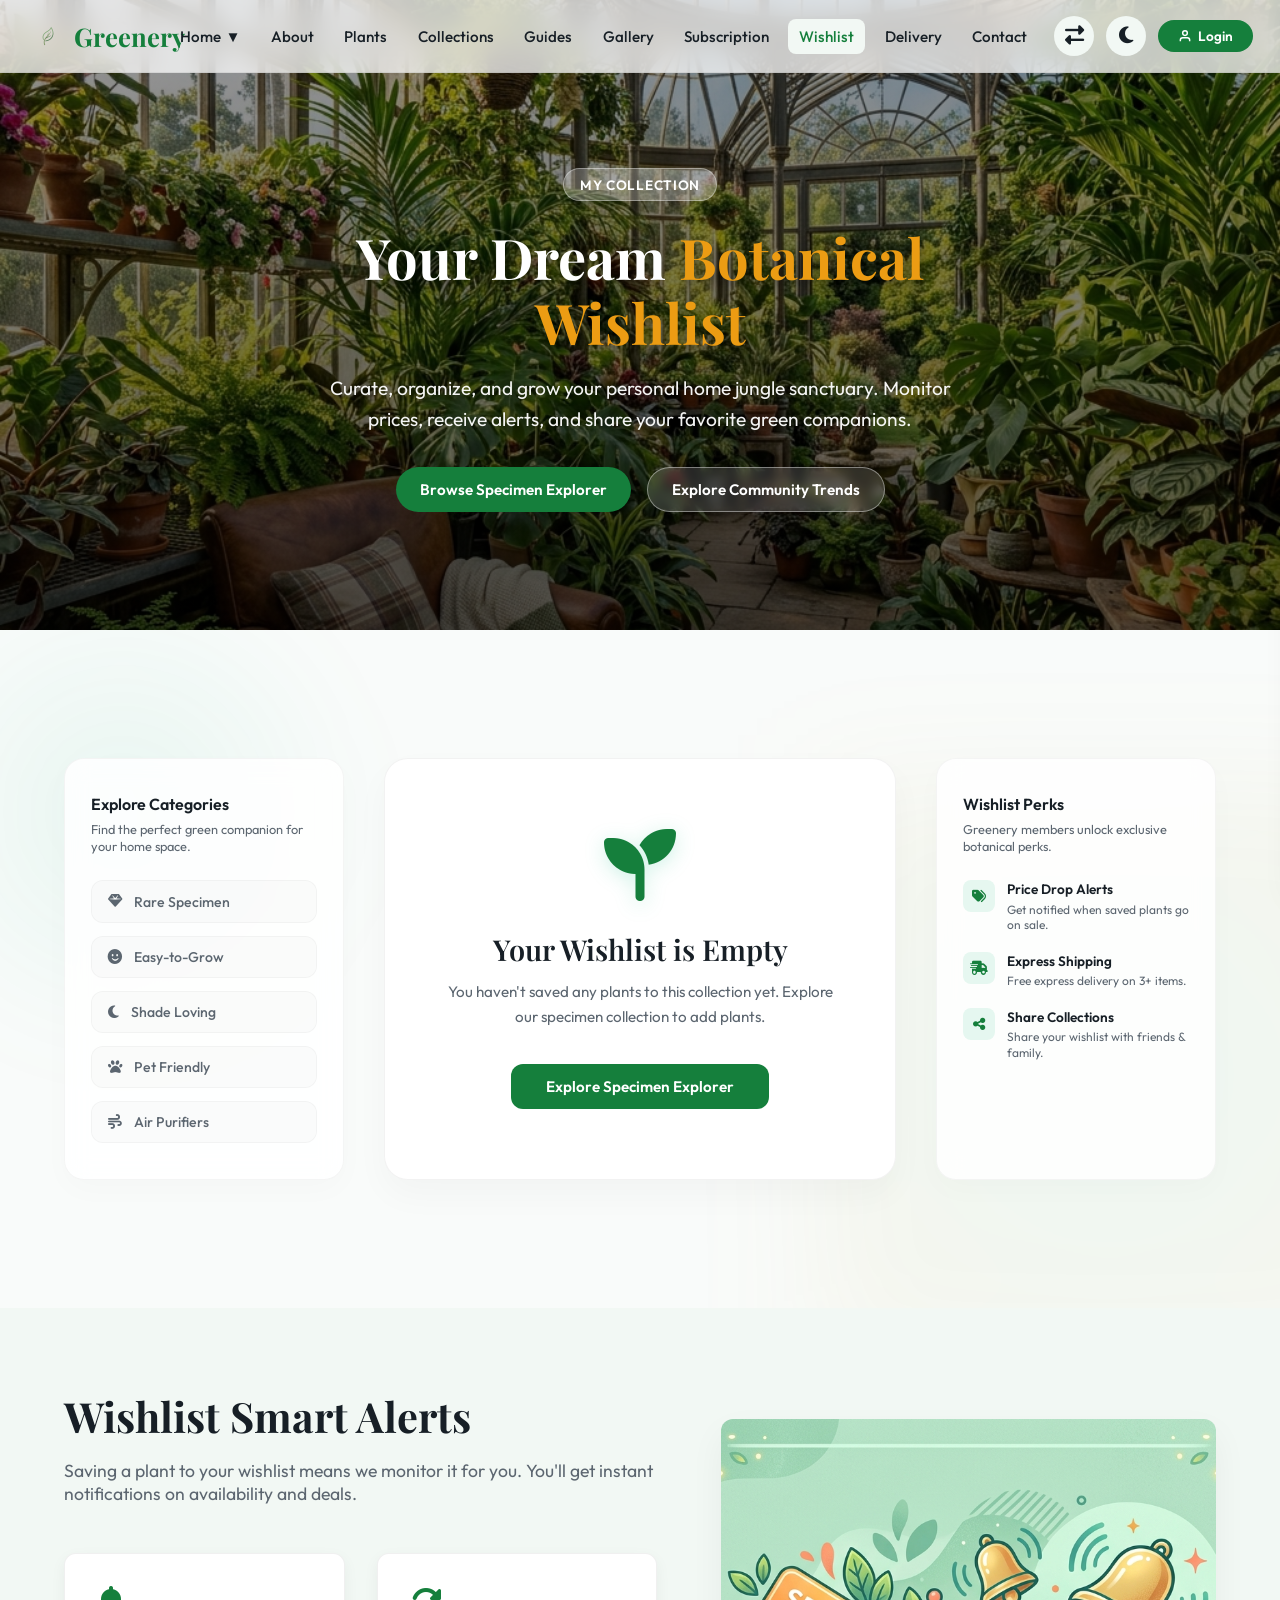
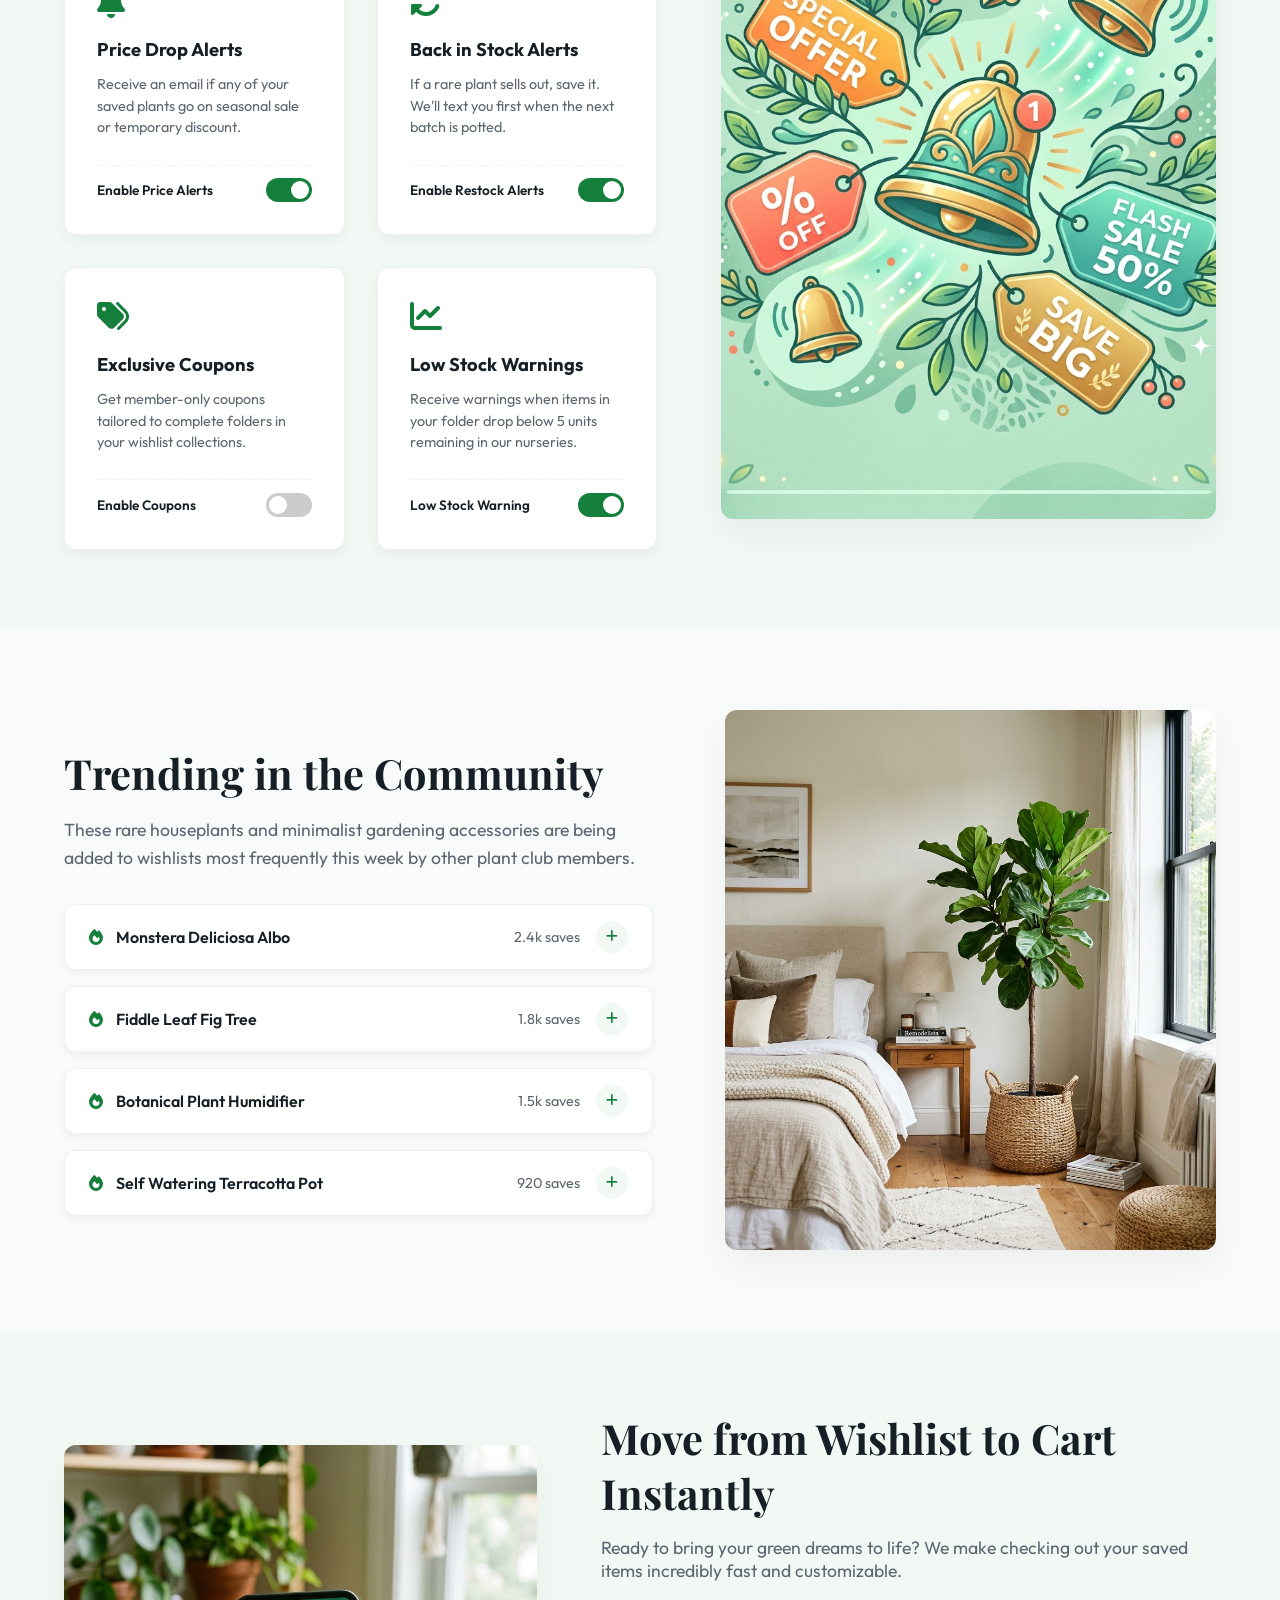
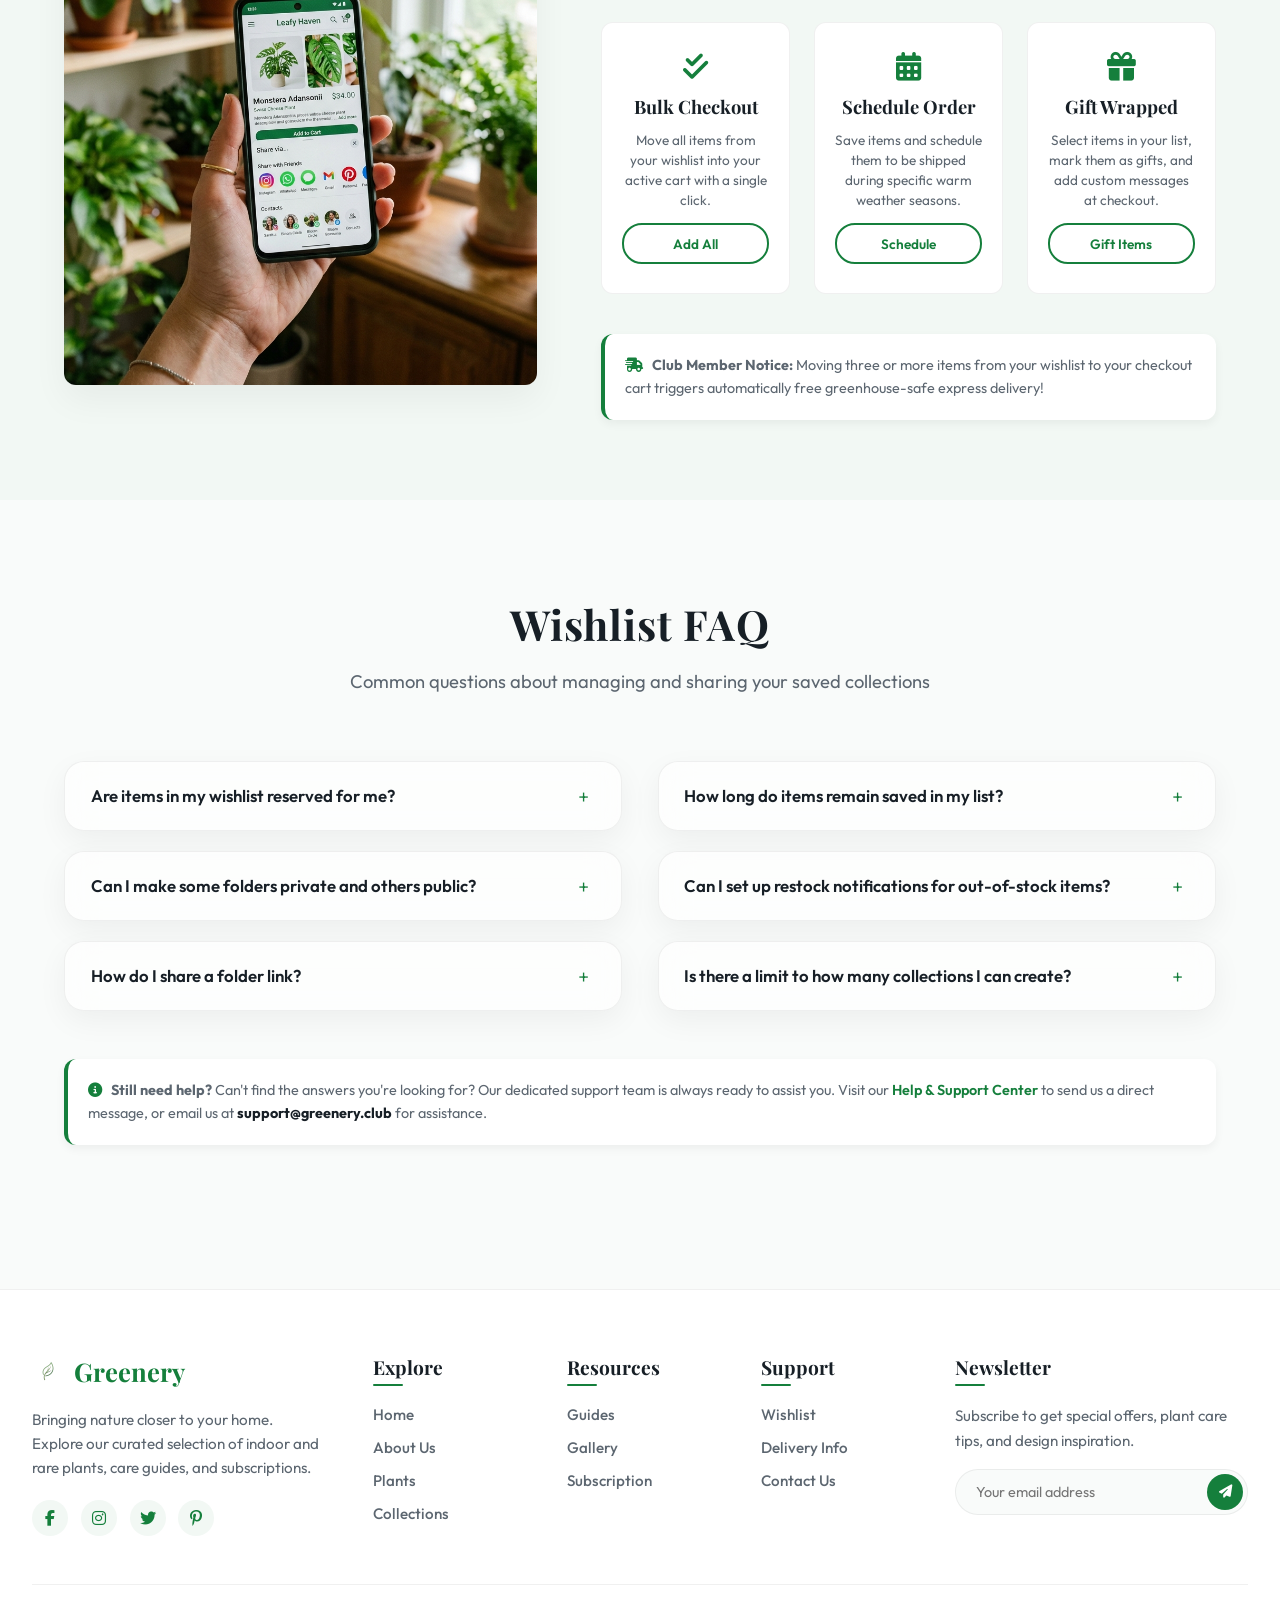
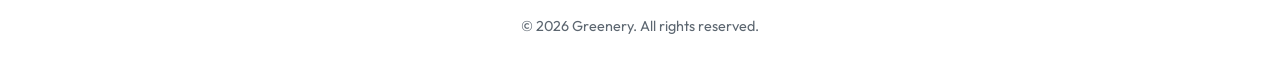
<file: wishlist.html>
<!DOCTYPE html>
<html lang="en" data-theme="light" dir="ltr">
<head>
  <link rel="icon" type="image/svg+xml" href="favicon.svg">
  <meta charset="UTF-8">
  <meta name="viewport" content="width=device-width, initial-scale=1.0">
  <link rel="stylesheet" href="https://cdnjs.cloudflare.com/ajax/libs/font-awesome/6.4.0/css/all.min.css">
  <title>Botanical Wishlist - Greenery</title>
  <style>
    /* Google Fonts */
    @import url('https://fonts.googleapis.com/css2?family=Outfit:wght@300;400;500;600;700&family=Playfair+Display:ital,wght@0,400;0,600;0,700;1,400&display=swap');

    /* Color variables & Design System */
    :root {
      --primary: hsl(142, 72%, 29%);
      --primary-hover: hsl(142, 72%, 24%);
      --primary-light: hsl(142, 30%, 96%);
      --accent: hsl(38, 85%, 50%);
      --bg-color: hsl(140, 20%, 98%);
      --text-color: hsl(210, 24%, 12%);
      --text-muted: hsl(210, 10%, 40%);
      --navbar-bg: rgba(255, 255, 255, 0.75);
      --navbar-border: rgba(0, 0, 0, 0.06);
      --shadow-color: rgba(0, 0, 0, 0.05);
      --card-bg: hsl(0, 0%, 100%);
      --border-radius: 12px;
      --transition-speed: 0.3s;
      --font-sans: 'Outfit', sans-serif;
      --font-serif: 'Playfair Display', serif;
      --badge-bg: hsl(355, 84%, 55%);
    }

    /* Dark Mode Overrides */
    html[data-theme="dark"] {
      --primary: hsl(142, 60%, 45%);
      --primary-hover: hsl(142, 60%, 55%);
      --primary-light: hsl(142, 20%, 15%);
      --accent: hsl(38, 90%, 60%);
      --bg-color: hsl(220, 20%, 8%);
      --text-color: hsl(210, 20%, 98%);
      --text-muted: hsl(210, 10%, 70%);
      --navbar-bg: rgba(15, 23, 42, 0.75);
      --navbar-border: rgba(255, 255, 255, 0.08);
      --shadow-color: rgba(0, 0, 0, 0.3);
      --card-bg: hsl(220, 20%, 13%);
    }

    /* General resets */
    *, *::before, *::after {
      box-sizing: border-box;
      margin: 0;
      padding: 0;
    }

    body {
      font-family: var(--font-sans);
      background-color: var(--bg-color);
      color: var(--text-color);
      transition: background-color var(--transition-speed) ease, color var(--transition-speed) ease;
      overflow-x: clip;
    }

    a {
      color: inherit;
      text-decoration: none;
      transition: color var(--transition-speed) ease;
    }

    ul {
      list-style: none;
    }

    button {
      background: none;
      border: none;
      cursor: pointer;
      font-family: inherit;
      color: inherit;
      display: flex;
      align-items: center;
      justify-content: center;
    }

    /* App Header & Wrapper */
    .app-header {
      position: sticky;
      top: 0;
      z-index: 100;
      width: 100%;
      background: var(--navbar-bg);
      backdrop-filter: blur(12px);
      -webkit-backdrop-filter: blur(12px);
      border-bottom: 1px solid var(--navbar-border);
      transition: all var(--transition-speed) cubic-bezier(0.4, 0, 0.2, 1);
    }

    /* Scrolled state for Header */
    .app-header.scrolled {
      box-shadow: 0 10px 30px -10px var(--shadow-color);
      background: var(--navbar-bg);
      backdrop-filter: blur(20px);
      -webkit-backdrop-filter: blur(20px);
    }

    .app-header.scrolled .navbar {
      padding-block: 0.6rem;
    }

    /* Main Navigation Bar (Clean 3-Column Grid) */
    .navbar {
      display: grid;
      grid-template-columns: 1fr auto 1fr;
      align-items: center;
      padding-inline: 2rem;
      padding-block: 1rem;
      transition: padding var(--transition-speed) cubic-bezier(0.4, 0, 0.2, 1);
      max-width: 1440px;
      margin: 0 auto;
      gap: 1rem;
    }

    /* Logo Design - Left Column */
    .logo {
      display: flex;
      align-items: center;
      gap: 0.6rem;
      font-family: var(--font-serif);
      font-weight: 700;
      font-size: 1.6rem;
      color: var(--primary);
      justify-self: start;
    }

    .logo svg, .logo-img {
      height: 32px;
      width: auto;
      transition: transform var(--transition-speed) ease;
    }

    .logo:hover svg, .logo:hover .logo-img {
      transform: rotate(-10deg) scale(1.1);
    }
    html[data-theme="dark"] .logo-img {
      filter: brightness(1.8) saturate(1.2);
    }

    /* Nav Menu Desktop - Centered Column */
    .nav-menu {
      display: flex;
      align-items: center;
      justify-self: center;
    }

    .nav-menu > ul {
      display: flex;
      align-items: center;
      gap: 0.5rem;
    }

    .nav-item {
      position: relative;
    }

    .nav-link {
      font-weight: 500;
      font-size: 0.95rem;
      padding: 0.5rem 0.7rem;
      color: var(--text-color);
      border-radius: 8px;
      display: flex;
      align-items: center;
      gap: 0.3rem;
      transition: all var(--transition-speed) ease;
      white-space: nowrap;
    }

    .nav-link:hover {
      color: var(--primary);
      background: var(--primary-light);
    }

    /* Dropdown Menu styling (Home) */
    .dropdown-menu {
      position: absolute;
      top: 100%;
      left: 50%;
      transform: translateX(-50%) translateY(10px);
      background: var(--card-bg);
      min-width: 160px;
      box-shadow: 0 10px 30px var(--shadow-color);
      border: 1px solid var(--navbar-border);
      border-radius: var(--border-radius);
      opacity: 0;
      visibility: hidden;
      transition: all 0.25s cubic-bezier(0.4, 0, 0.2, 1);
      padding: 0.5rem;
      z-index: 101;
    }

    .nav-item:hover .dropdown-menu {
      opacity: 1;
      visibility: visible;
      transform: translateX(-50%) translateY(0);
    }

    .dropdown-link {
      display: block;
      padding: 0.6rem 1rem;
      font-weight: 500;
      font-size: 0.9rem;
      border-radius: 8px;
      transition: all var(--transition-speed) ease;
      white-space: nowrap;
    }

    .dropdown-link:hover {
      background: var(--primary-light);
      color: var(--primary);
      padding-inline-start: 1.25rem;
    }

    /* Wishlist Badge */
    .wishlist-link {
      display: flex;
      align-items: center;
      gap: 0.4rem;
    }

    .badge {
      background: var(--badge-bg);
      color: white;
      font-size: 0.7rem;
      font-weight: 700;
      padding: 0.15rem 0.45rem;
      border-radius: 10px;
      display: inline-flex;
      align-items: center;
      justify-content: center;
    }

    /* Utilities - Right Column */
    .nav-utilities {
      display: flex;
      align-items: center;
      gap: 0.75rem;
      justify-self: end;
    }

    /* Clean circular icon buttons */
    .icon-btn {
      width: 40px;
      height: 40px;
      border-radius: 50%;
      background: var(--primary-light);
      color: var(--text-color);
      font-size: 1.2rem;
      transition: all var(--transition-speed) cubic-bezier(0.4, 0, 0.2, 1);
      position: relative;
    }

    .icon-btn:hover {
      transform: scale(1.08) translateY(-1px);
      box-shadow: 0 4px 12px var(--shadow-color);
      background: var(--primary);
      color: white;
    }

    .icon-btn svg {
      width: 20px;
      height: 20px;
      fill: none;
      stroke: currentColor;
      stroke-width: 2;
      stroke-linecap: round;
      stroke-linejoin: round;
      transition: transform var(--transition-speed) ease;
    }

    .icon-btn i {
      transition: transform var(--transition-speed) ease;
    }

    .icon-btn:hover svg,
    .icon-btn:hover i {
      transform: rotate(15deg);
    }

    /* Active state indicator styles */
    .icon-btn.active {
      background: var(--primary);
      color: white;
    }

    /* Login pill-shaped button */
    .login-btn {
      background: var(--primary);
      color: white;
      border-radius: 20px;
      padding: 0.45rem 1.25rem;
      font-weight: 600;
      font-size: 0.85rem;
      transition: all var(--transition-speed) ease;
      display: flex;
      align-items: center;
      gap: 0.35rem;
      white-space: nowrap;
    }

    .login-btn:hover {
      background: var(--primary-hover);
      transform: translateY(-1px);
      box-shadow: 0 4px 12px rgba(0, 0, 0, 0.15);
    }

    .login-btn svg {
      width: 14px;
      height: 14px;
      fill: none;
      stroke: currentColor;
      stroke-width: 2.5;
    }

    html[data-theme="dark"] .login-btn:hover {
      box-shadow: 0 4px 12px rgba(142, 60, 45, 0.3);
    }

    /* Hamburger Toggle */
    .hamburger-toggle {
      display: none;
      font-size: 1.6rem;
      color: var(--text-color);
      z-index: 105;
      padding: 0.2rem;
    }

    /* Side Drawer (Mobile Nav) */
    .mobile-drawer {
      position: fixed;
      top: 0;
      right: -320px;
      width: 300px;
      height: 100vh;
      background: var(--card-bg);
      box-shadow: -10px 0 30px var(--shadow-color);
      z-index: 1000;
      display: flex;
      flex-direction: column;
      padding: 2rem;
      transition: right 0.3s cubic-bezier(0.4, 0, 0.2, 1);
      overflow-y: auto;
    }

    .mobile-drawer.open {
      right: 0;
    }

    .drawer-header {
      display: flex;
      justify-content: space-between;
      align-items: center;
      margin-bottom: 2rem;
      padding-bottom: 1rem;
      border-bottom: 1px solid var(--navbar-border);
    }

    .drawer-close {
      font-size: 1.5rem;
      color: var(--text-muted);
    }

    .mobile-nav-list {
      display: flex;
      flex-direction: column;
      gap: 1rem;
    }

    .mobile-nav-item {
      width: 100%;
    }

    .mobile-nav-link {
      display: flex;
      justify-content: space-between;
      align-items: center;
      padding: 0.8rem 1rem;
      font-weight: 500;
      border-radius: 8px;
      transition: background-color var(--transition-speed) ease;
    }

    .mobile-nav-link:hover {
      background: var(--primary-light);
      color: var(--primary);
    }

    /* Mobile Utilities inside drawer */
    .drawer-utilities {
      margin-top: auto;
      padding-top: 2rem;
      border-top: 1px solid var(--navbar-border);
      display: flex;
      flex-direction: column;
      gap: 1rem;
      align-items: center;
    }

    .drawer-utilities .mobile-toggles {
      display: flex;
      gap: 1rem;
    }

    .drawer-utilities .login-btn {
      width: 100%;
      justify-content: center;
    }

    /* Overlay for Mobile Drawer */
    .drawer-overlay {
      position: fixed;
      inset: 0;
      background: rgba(0, 0, 0, 0.4);
      backdrop-filter: blur(4px);
      opacity: 0;
      visibility: hidden;
      z-index: 999;
      transition: all var(--transition-speed) ease;
    }

    .drawer-overlay.active {
      opacity: 1;
      visibility: visible;
    }

    /* Common Section Styles */
    section {
      padding: 5rem 2rem;
      max-width: 1440px;
      margin: 0 auto;
      transition: background-color var(--transition-speed) ease;
    }

    .section-header {
      text-align: center;
      margin-bottom: 4.0rem;
      margin-top: 1rem;
    }

    .section-header h2 {
      font-family: var(--font-serif);
      font-size: 2.6rem;
      color: var(--text-color);
      margin-bottom: 1rem;
      letter-spacing: 0.02em;
    }

    .section-header p {
      color: var(--text-muted);
      font-size: 1.15rem;
      line-height: 1.6;
    }

    .wish-badge {
      display: inline-block;
      padding: 0.4rem 1rem;
      background: rgba(255, 255, 255, 0.25);
      color: white;
      border: 1px solid rgba(255, 255, 255, 0.35);
      border-radius: 30px;
      font-size: 0.85rem;
      font-weight: 600;
      text-transform: uppercase;
      letter-spacing: 0.05em;
      margin-bottom: 1.5rem;
    }

    /* 1. Wishlist Hero Section */
    .wish-hero-section {
      position: relative;
      height: 70vh;
      min-height: 580px;
      width: 100%;
      background-image: url('images/wish_hero_bg.png');
      background-size: cover;
      background-position: center;
      background-repeat: no-repeat;
      display: flex;
      align-items: center;
      justify-content: center;
      margin-top: -73px; /* Pull content up behind transparent header */
      padding-top: 130px; /* Increased to prevent content overlapping header */
    }

    /* Dark overlay over full screen image for readability */
    .wish-hero-overlay {
      position: absolute;
      inset: 0;
      background: linear-gradient(to bottom, rgba(0, 0, 0, 0.4) 0%, rgba(0, 0, 0, 0.65) 100%);
      z-index: 1;
    }

    .wish-hero-container {
      position: relative;
      z-index: 2;
      max-width: 800px;
      text-align: center;
      color: white;
      padding-inline: 2rem;
      display: flex;
      flex-direction: column;
      align-items: center;
    }

    .wish-hero-container h1 {
      font-family: var(--font-serif);
      font-size: 3.5rem;
      line-height: 1.15;
      margin-bottom: 1.2rem;
      text-shadow: 0 4px 12px rgba(0, 0, 0, 0.4);
    }

    .wish-hero-container h1 span {
      color: var(--accent);
    }

    .wish-hero-container p {
      font-size: 1.2rem;
      line-height: 1.6;
      margin-bottom: 2rem;
      max-width: 650px;
      text-shadow: 0 2px 8px rgba(0, 0, 0, 0.4);
      opacity: 0.95;
    }

    .wish-hero-buttons {
      display: flex;
      gap: 1rem;
    }

    .btn {
      display: inline-flex;
      align-items: center;
      justify-content: center;
      gap: 0.5rem;
      padding: 0.75rem 1.5rem;
      border-radius: 30px;
      font-weight: 600;
      font-size: 0.95rem;
      transition: all var(--transition-speed) ease;
      cursor: pointer;
    }

    .btn-primary {
      background-color: var(--primary);
      color: white;
    }

    .btn-primary:hover {
      background-color: var(--primary-hover);
      transform: translateY(-2px);
      box-shadow: 0 4px 12px rgba(0, 0, 0, 0.15);
    }

    .btn-secondary {
      background-color: transparent;
      border: 2px solid var(--primary);
      color: var(--primary);
    }

    .btn-secondary:hover {
      background-color: var(--primary);
      color: white;
      transform: translateY(-2px);
    }

    .wish-hero-buttons .btn-secondary {
      background: rgba(255, 255, 255, 0.15);
      color: white;
      border: 1px solid rgba(255, 255, 255, 0.4);
      backdrop-filter: blur(5px);
    }

    .wish-hero-buttons .btn-secondary:hover {
      background: white;
      color: var(--primary);
      border-color: white;
    }

    /* 2. Custom Folder Collections */
    .wish-folders-section {
      background: var(--card-bg);
      padding: 5rem 2rem;
    }

    .wish-folders-container {
      max-width: 1440px;
      margin: 0 auto;
      display: grid;
      grid-template-columns: 1fr 1.2fr;
      align-items: center;
      gap: 4.5rem;
      padding-inline: 2rem;
    }

    .wish-folders-image {
      border-radius: var(--border-radius);
      overflow: hidden;
      box-shadow: 0 15px 35px var(--shadow-color);
      height: 540px;
    }

    .wish-folders-image img {
      width: 100%;
      height: 100%;
      object-fit: cover;
    }

    .wish-folders-content h2 {
      font-family: var(--font-serif);
      font-size: 2.6rem;
      color: var(--text-color);
      margin-bottom: 1rem;
    }

    .wish-folders-content > p {
      font-size: 1.1rem;
      color: var(--text-muted);
      line-height: 1.65;
      margin-bottom: 2.5rem;
    }

    .folders-features-list {
      list-style: none;
      display: flex;
      flex-direction: column;
      gap: 1.8rem;
    }

    .folders-features-list li {
      display: flex;
      align-items: flex-start;
      gap: 1.2rem;
    }

    .folder-icon {
      width: 48px;
      height: 48px;
      border-radius: 50%;
      background: var(--primary-light);
      color: var(--primary);
      display: flex;
      align-items: center;
      justify-content: center;
      font-size: 1.2rem;
      flex-shrink: 0;
      box-shadow: 0 4px 10px var(--shadow-color);
    }

    .folder-text h3 {
      font-size: 1.15rem;
      color: var(--text-color);
      margin-bottom: 0.25rem;
    }

    .folder-text p {
      font-size: 0.95rem;
      color: var(--text-muted);
      line-height: 1.5;
    }

    /* 3. Smart Alert Switches Perks */
    .wish-alerts-section {
      background: var(--primary-light);
    }

    .wish-alerts-container {
      max-width: 1440px;
      margin: 0 auto;
      display: grid;
      grid-template-columns: 1.2fr 1fr;
      align-items: center;
      gap: 4rem;
      padding-inline: 2rem;
    }

    .wish-alerts-content h2 {
      font-family: var(--font-serif);
      font-size: 2.6rem;
      color: var(--text-color);
      margin-bottom: 1rem;
    }

    .wish-alerts-content > p {
      font-size: 1.1rem;
      color: var(--text-muted);
      margin-bottom: 3rem;
    }

    .alerts-perks-grid {
      display: grid;
      grid-template-columns: repeat(2, 1fr);
      gap: 2rem;
    }

    .alert-perk-card {
      background: var(--card-bg);
      padding: 2rem;
      border-radius: var(--border-radius);
      border: 1px solid var(--navbar-border);
      box-shadow: 0 5px 15px var(--shadow-color);
      display: flex;
      flex-direction: column;
      gap: 0.8rem;
      transition: transform var(--transition-speed) ease;
      position: relative;
    }

    .alert-perk-card:hover {
      transform: translateY(-4px);
    }

    .alert-perk-card i {
      font-size: 2rem;
      color: var(--primary);
      margin-bottom: 0.5rem;
    }

    .alert-perk-card h4 {
      font-size: 1.15rem;
      color: var(--text-color);
    }

    .alert-perk-card p {
      font-size: 0.9rem;
      color: var(--text-muted);
      line-height: 1.5;
    }

    /* Switch toggles inside alert cards */
    .alert-toggle-wrapper {
      display: flex;
      align-items: center;
      justify-content: space-between;
      margin-top: 0.8rem;
      padding-top: 0.8rem;
      border-top: 1px dashed var(--navbar-border);
    }

    .alert-toggle-label {
      font-size: 0.85rem;
      font-weight: 600;
      color: var(--text-color);
    }

    /* Styled Toggle Switch */
    .switch {
      position: relative;
      display: inline-block;
      width: 46px;
      height: 24px;
    }

    .switch input {
      opacity: 0;
      width: 0;
      height: 0;
    }

    .slider {
      position: absolute;
      cursor: pointer;
      inset: 0;
      background-color: hsl(0, 0%, 80%);
      transition: .3s;
      border-radius: 24px;
    }

    .slider::before {
      position: absolute;
      content: "";
      height: 18px;
      width: 18px;
      left: 3px;
      bottom: 3px;
      background-color: white;
      transition: .3s;
      border-radius: 50%;
    }

    input:checked + .slider {
      background-color: var(--primary);
    }

    input:checked + .slider::before {
      transform: translateX(22px);
    }

    .wish-alerts-image {
      border-radius: var(--border-radius);
      overflow: hidden;
      box-shadow: 0 15px 35px var(--shadow-color);
      height: 700px;
    }

    .wish-alerts-image img {
      width: 100%;
      height: 100%;
      object-fit: cover;
    }

    /* 4. Share with Friends visibility dashboard */
    .wish-share-section {
      background: var(--card-bg);
    }

    .wish-share-container {
      max-width: 1440px;
      margin: 0 auto;
      display: grid;
      grid-template-columns: 1fr 1.2fr;
      align-items: center;
      gap: 4.5rem;
      padding-inline: 2rem;
    }

    .wish-share-image {
      border-radius: var(--border-radius);
      overflow: hidden;
      box-shadow: 0 15px 35px var(--shadow-color);
      height: 540px;
    }

    .wish-share-image img {
      width: 100%;
      height: 100%;
      object-fit: cover;
    }

    .wish-share-content h2 {
      font-family: var(--font-serif);
      font-size: 2.6rem;
      color: var(--text-color);
      margin-bottom: 1rem;
    }

    .wish-share-content > p {
      font-size: 1.1rem;
      color: var(--text-muted);
      line-height: 1.65;
      margin-bottom: 2rem;
    }

    .share-dashboard-box {
      background: var(--bg-color);
      border: 1px solid var(--navbar-border);
      border-radius: var(--border-radius);
      padding: 1.5rem;
      margin-bottom: 2rem;
      display: flex;
      flex-direction: column;
      gap: 1.2rem;
    }

    .visibility-toggle-group {
      display: flex;
      align-items: center;
      gap: 1rem;
    }

    .visibility-btn {
      flex: 1;
      padding: 0.6rem 1.2rem;
      border-radius: 8px;
      font-weight: 600;
      font-size: 0.9rem;
      border: 1px solid var(--navbar-border);
      background: var(--card-bg);
      color: var(--text-muted);
      transition: all var(--transition-speed) ease;
    }

    .visibility-btn.active {
      background: var(--primary-light);
      color: var(--primary);
      border-color: var(--primary);
    }

    .share-link-input-wrapper {
      display: flex;
      gap: 0.5rem;
    }

    .share-link-input-wrapper input {
      flex: 1;
      padding: 0.75rem 1rem;
      border-radius: 8px;
      border: 1px solid var(--navbar-border);
      background: var(--card-bg);
      color: var(--text-color);
      font-family: inherit;
      font-size: 0.9rem;
      outline: none;
    }

    .share-link-input-wrapper .btn {
      padding-inline: 1.25rem;
      border-radius: 8px;
      white-space: nowrap;
      font-size: 0.9rem;
    }

    .share-steps {
      display: flex;
      flex-direction: column;
      gap: 1.2rem;
    }

    .share-step-item {
      padding: 1rem 1.25rem;
      border-left: 3px solid var(--primary);
      background: var(--bg-color);
      border-radius: 0 8px 8px 0;
    }

    html[dir="rtl"] .share-step-item {
      border-left: none;
      border-right: 3px solid var(--primary);
      border-radius: 8px 0 0 8px;
    }

    .share-step-num {
      display: block;
      font-size: 0.75rem;
      font-weight: 700;
      color: var(--primary);
      text-transform: uppercase;
      margin-bottom: 0.25rem;
    }

    .share-step-item strong {
      display: block;
      font-size: 1.05rem;
      color: var(--text-color);
      margin-bottom: 0.25rem;
    }

    .share-step-item p {
      font-size: 0.85rem;
      color: var(--text-muted);
      line-height: 1.5;
    }

    /* 5. Trending Saved Items Section */
    .wish-trending-section {
      background: var(--bg-color);
    }

    .wish-trending-container {
      max-width: 1440px;
      margin: 0 auto;
      display: grid;
      grid-template-columns: 1.2fr 1fr;
      align-items: center;
      gap: 4.5rem;
      padding-inline: 2rem;
    }

    .wish-trending-content h2 {
      font-family: var(--font-serif);
      font-size: 2.6rem;
      color: var(--text-color);
      margin-bottom: 1rem;
    }

    .wish-trending-content p {
      font-size: 1.1rem;
      color: var(--text-muted);
      line-height: 1.6;
      margin-bottom: 2rem;
    }

    .trending-list {
      display: flex;
      flex-direction: column;
      gap: 1rem;
    }

    .trending-item {
      display: flex;
      align-items: center;
      justify-content: space-between;
      background: var(--card-bg);
      padding: 1rem 1.5rem;
      border-radius: var(--border-radius);
      border: 1px solid var(--navbar-border);
      box-shadow: 0 3px 8px var(--shadow-color);
      transition: transform var(--transition-speed) ease;
    }

    .trending-item:hover {
      transform: translateY(-2px);
    }

    .trending-plant-name {
      display: flex;
      align-items: center;
      gap: 0.8rem;
      font-weight: 600;
      color: var(--text-color);
    }

    .trending-plant-name i {
      color: var(--primary);
    }

    .trending-item-actions {
      display: flex;
      align-items: center;
      gap: 1rem;
    }

    .trending-saves {
      font-size: 0.9rem;
      color: var(--text-muted);
      display: flex;
      align-items: center;
      gap: 0.4rem;
    }

    .trending-add-btn {
      width: 32px;
      height: 32px;
      border-radius: 50%;
      background: var(--primary-light);
      color: var(--primary);
      font-size: 0.85rem;
      transition: all var(--transition-speed) ease;
    }

    .trending-add-btn:hover {
      background: var(--primary);
      color: white;
      transform: scale(1.1);
    }

    .wish-trending-image {
      border-radius: var(--border-radius);
      overflow: hidden;
      box-shadow: 0 15px 35px var(--shadow-color);
      height: 540px;
    }

    .wish-trending-image img {
      width: 100%;
      height: 100%;
      object-fit: cover;
    }

    /* 6. Quick Add-to-Cart Options */
    .wish-quick-section {
      background: var(--primary-light);
    }

    .wish-quick-container {
      max-width: 1440px;
      margin: 0 auto;
      display: grid;
      grid-template-columns: 1fr 1.3fr;
      align-items: center;
      gap: 4rem;
      padding-inline: 2rem;
    }

    .wish-quick-image {
      border-radius: var(--border-radius);
      overflow: hidden;
      box-shadow: 0 15px 35px var(--shadow-color);
      height: 540px;
    }

    .wish-quick-image img {
      width: 100%;
      height: 100%;
      object-fit: cover;
    }

    .wish-quick-content h2 {
      font-family: var(--font-serif);
      font-size: 2.6rem;
      color: var(--text-color);
      margin-bottom: 1rem;
    }

    .wish-quick-content > p {
      font-size: 1.1rem;
      color: var(--text-muted);
      margin-bottom: 2.5rem;
      max-width: 620px;
    }

    .quick-checkout-options {
      display: grid;
      grid-template-columns: repeat(3, 1fr);
      gap: 1.5rem;
      margin-bottom: 2.5rem;
    }

    .quick-option-card {
      background: var(--card-bg);
      padding: 1.8rem 1.25rem;
      border-radius: var(--border-radius);
      border: 1px solid var(--navbar-border);
      text-align: center;
      display: flex;
      flex-direction: column;
      gap: 0.8rem;
      align-items: center;
      transition: all var(--transition-speed) ease;
    }

    .quick-option-card:hover {
      transform: translateY(-4px);
      box-shadow: 0 10px 20px var(--shadow-color);
    }

    .quick-option-card i {
      font-size: 1.8rem;
      color: var(--primary);
    }

    .quick-option-card h4 {
      font-family: var(--font-serif);
      font-size: 1.15rem;
      color: var(--text-color);
    }

    .quick-option-card p {
      font-size: 0.85rem;
      color: var(--text-muted);
      line-height: 1.45;
      flex: 1;
    }

    .quick-option-card .btn {
      width: 100%;
      justify-content: center;
      padding-block: 0.6rem;
      font-size: 0.85rem;
      border-radius: 20px;
    }

    .quick-footer-notice {
      font-size: 0.9rem;
      color: var(--text-muted);
      line-height: 1.6;
      background: var(--card-bg);
      padding: 1.25rem;
      border-radius: 12px;
      border-left: 4px solid var(--primary);
      box-shadow: 0 4px 10px var(--shadow-color);
    }

    html[dir="rtl"] .quick-footer-notice {
      border-left: none;
      border-right: 4px solid var(--primary);
    }

    .quick-footer-notice i {
      color: var(--primary);
      margin-right: 0.35rem;
    }

    html[dir="rtl"] .quick-footer-notice i {
      margin-right: 0;
      margin-left: 0.35rem;
    }

    /* 7. Frequently Asked Questions */
    .wish-faq-section {
      background: var(--bg-color);
    }

    .wish-faq-container {
      max-width: 1440px;
      margin: 0 auto;
      display: grid;
      grid-template-columns: 1fr 1fr;
      align-items: flex-start;
      gap: 2.2rem;
      padding-inline: 2rem;
    }

    .faq-column {
      display: flex;
      flex-direction: column;
      gap: 1.2rem;
      width: 100%;
    }

    .faq-item {
      background: rgba(255, 255, 255, 0.03);
      backdrop-filter: blur(16px);
      -webkit-backdrop-filter: blur(16px);
      border: 1px solid rgba(255, 255, 255, 0.07);
      border-radius: 20px;
      padding-inline: 1.6rem;
      box-shadow: 0 10px 30px rgba(0, 0, 0, 0.15);
      transition: all var(--transition-speed) cubic-bezier(0.4, 0, 0.2, 1);
    }

    html[data-theme="light"] .faq-item {
      background: rgba(255, 255, 255, 0.65);
      border-color: rgba(0, 0, 0, 0.06);
      box-shadow: 0 10px 30px rgba(0, 0, 0, 0.05);
    }

    .faq-item:hover {
      border-color: rgba(16, 185, 129, 0.25);
      transform: translateY(-2px);
    }

    .faq-item.active {
      border-color: var(--primary);
      background: rgba(255, 255, 255, 0.05);
      box-shadow: 0 15px 35px rgba(16, 185, 129, 0.1);
    }

    html[data-theme="light"] .faq-item.active {
      background: white;
      box-shadow: 0 15px 35px rgba(16, 185, 129, 0.06);
    }

    .faq-question {
      width: 100%;
      text-align: left;
      font-family: var(--font-sans);
      font-size: 1.05rem;
      font-weight: 600;
      color: var(--text-color);
      padding: 1.4rem 0;
      display: flex;
      justify-content: space-between;
      align-items: center;
      transition: color var(--transition-speed) ease;
    }

    html[dir="rtl"] .faq-question {
      text-align: right;
    }

    .faq-question:hover {
      color: var(--primary);
    }

    .faq-icon {
      font-size: 1.3rem;
      font-weight: 300;
      color: var(--primary);
      transition: transform var(--transition-speed) ease;
      display: flex;
      align-items: center;
      justify-content: center;
      width: 24px;
      height: 24px;
    }

    .faq-answer {
      max-height: 0;
      overflow: hidden;
      transition: max-height 0.4s cubic-bezier(0.16, 1, 0.3, 1), padding 0.4s ease;
      padding-inline-end: 1rem;
    }

    .faq-answer p {
      font-size: 0.92rem;
      color: var(--text-muted);
      line-height: 1.6;
      padding-bottom: 1.4rem;
    }

    .faq-item.active .faq-answer {
      max-height: 200px;
    }

    .faq-item.active .faq-icon {
      transform: rotate(45deg);
    }

    .faq-footer-notice-wrapper {
      max-width: 1440px;
      margin: 0 auto;
      padding-inline: 2rem;
      margin-top: 3rem;
    }

    /* Toast Notification System Styles */
    .toast-container {
      position: fixed;
      bottom: 2rem;
      right: 2rem;
      z-index: 1000;
      display: flex;
      flex-direction: column;
      gap: 0.8rem;
      pointer-events: none;
    }

    html[dir="rtl"] .toast-container {
      right: auto;
      left: 2rem;
    }

    .toast {
      background: var(--card-bg);
      color: var(--text-color);
      border-left: 4px solid var(--primary);
      border-radius: 8px;
      padding: 0.9rem 1.25rem;
      box-shadow: 0 10px 25px var(--shadow-color);
      display: flex;
      align-items: center;
      justify-content: space-between;
      gap: 1.5rem;
      min-width: 300px;
      max-width: 400px;
      pointer-events: auto;
      animation: slideIn 0.35s cubic-bezier(0.18, 0.89, 0.32, 1.28) forwards;
      transition: all var(--transition-speed) ease;
      border-top: 1px solid var(--navbar-border);
      border-bottom: 1px solid var(--navbar-border);
      border-right: 1px solid var(--navbar-border);
    }

    html[dir="rtl"] .toast {
      border-left: none;
      border-right: 4px solid var(--primary);
      border-left: 1px solid var(--navbar-border);
    }

    .toast-content {
      font-size: 0.9rem;
      font-weight: 500;
      line-height: 1.4;
      flex: 1;
    }

    .toast-action-btn {
      color: var(--accent);
      font-weight: 700;
      font-size: 0.85rem;
      text-transform: uppercase;
      padding: 0.2rem 0.5rem;
      border-radius: 4px;
      transition: background var(--transition-speed) ease;
    }

    .toast-action-btn:hover {
      background: rgba(212, 163, 89, 0.15);
    }

    .toast-close-btn {
      color: var(--text-muted);
      font-size: 1.1rem;
      font-weight: 300;
    }

    .toast-close-btn:hover {
      color: var(--text-color);
    }

    /* Footer Styling */
    .app-footer {
      background-color: var(--card-bg);
      border-top: 1px solid var(--navbar-border);
      padding: 4rem 2rem 2rem;
      margin-top: 4rem;
      transition: background-color var(--transition-speed) ease, border-color var(--transition-speed) ease;
    }

    .footer-container {
      max-width: 1440px;
      margin: 0 auto;
      display: grid;
      grid-template-columns: 2fr 1fr 1fr 1fr 2fr;
      gap: 3rem;
      margin-bottom: 3rem;
    }

    .footer-info {
      display: flex;
      flex-direction: column;
      gap: 1.2rem;
    }

    .footer-description {
      font-size: 0.95rem;
      line-height: 1.6;
      color: var(--text-muted);
      max-width: 320px;
    }

    .social-links {
      display: flex;
      gap: 0.8rem;
    }

    .social-icon {
      width: 36px;
      height: 36px;
      border-radius: 50%;
      background: var(--primary-light);
      color: var(--primary);
      display: flex;
      align-items: center;
      justify-content: center;
      transition: all var(--transition-speed) ease;
      font-size: 1rem;
    }

    .social-icon:hover {
      background: var(--primary);
      color: white;
      transform: translateY(-2px);
    }

    .footer-menu-col h3 {
      font-family: var(--font-serif);
      font-size: 1.2rem;
      color: var(--text-color);
      margin-bottom: 1.5rem;
      position: relative;
    }

    .footer-menu-col h3::after {
      content: '';
      position: absolute;
      bottom: -6px;
      left: 0;
      width: 30px;
      height: 2px;
      background-color: var(--primary);
      border-radius: 2px;
    }

    html[dir="rtl"] .footer-menu-col h3::after {
      left: auto;
      right: 0;
    }

    .footer-menu-col ul {
      display: flex;
      flex-direction: column;
      gap: 0.8rem;
    }

    .footer-link {
      font-size: 0.95rem;
      font-weight: 500;
      color: var(--text-muted);
      transition: all var(--transition-speed) ease;
      position: relative;
      display: inline-block;
    }

    .footer-link:hover {
      color: var(--primary);
      transform: translateX(4px);
    }

    html[dir="rtl"] .footer-link:hover {
      transform: translateX(-4px);
    }

    .footer-bottom {
      max-width: 1440px;
      margin: 0 auto;
      padding-top: 2rem;
      border-top: 1px solid var(--navbar-border);
      text-align: center;
      font-size: 0.9rem;
      color: var(--text-muted);
    }



    /* Newsletter Column Styling */
    .newsletter-col p {
      font-size: 0.95rem;
      line-height: 1.6;
      color: var(--text-muted);
      margin-bottom: 1rem;
    }

    .newsletter-form {
      display: flex;
      gap: 0.5rem;
      background: var(--bg-color);
      padding: 0.25rem;
      border: 1px solid var(--navbar-border);
      border-radius: 30px;
      transition: border-color var(--transition-speed) ease;
    }

    .newsletter-form:focus-within {
      border-color: var(--primary);
    }

    .newsletter-form input {
      flex: 1;
      background: none;
      border: none;
      padding: 0.5rem 1rem;
      font-family: inherit;
      font-size: 0.9rem;
      color: var(--text-color);
      outline: none;
    }

    .newsletter-form button {
      width: 36px;
      height: 36px;
      border-radius: 50%;
      background: var(--primary);
      color: white;
      transition: background-color var(--transition-speed) ease, transform var(--transition-speed) ease;
    }

    .newsletter-form button:hover {
      background: var(--primary-hover);
      transform: scale(1.05);
    }

    /* ==========================================================================
       Wishlist Dashboard & Items Grid Styling (Unique Glassmorphic Theme)
       ========================================================================== */
    .wish-dashboard-section {
      background: var(--bg-color);
      position: relative;
      overflow: hidden;
      padding-block: 5rem;
    }

    /* Ambient Glowing Blobs */
    .wish-dashboard-section::before {
      content: '';
      position: absolute;
      top: -10%;
      left: -10%;
      width: 500px;
      height: 500px;
      background: radial-gradient(circle, rgba(16, 185, 129, 0.08) 0%, rgba(16, 185, 129, 0) 70%);
      pointer-events: none;
      z-index: 1;
      filter: blur(50px);
    }

    .wish-dashboard-section::after {
      content: '';
      position: absolute;
      bottom: -10%;
      right: -10%;
      width: 600px;
      height: 600px;
      background: radial-gradient(circle, rgba(38, 185, 129, 0.06) 0%, rgba(245, 158, 11, 0.05) 100%);
      pointer-events: none;
      z-index: 1;
      filter: blur(60px);
    }

    .wish-dashboard-container {
      display: grid;
      grid-template-columns: 1fr;
      gap: 3rem;
      max-width: 1440px;
      margin: 0 auto;
      padding-inline: 2rem;
      position: relative;
      z-index: 2;
    }

    /* Glassmorphic Sidebar */
    .wish-sidebar {
      background: rgba(255, 255, 255, 0.03);
      backdrop-filter: blur(16px);
      -webkit-backdrop-filter: blur(16px);
      border-radius: 24px;
      border: 1px solid rgba(255, 255, 255, 0.07);
      padding: 2rem 1.5rem;
      display: flex;
      flex-direction: column;
      gap: 2.2rem;
      align-self: start;
      box-shadow: 0 10px 30px rgba(0, 0, 0, 0.15);
      transition: all var(--transition-speed) ease;
    }

    html[data-theme="light"] .wish-sidebar {
      background: rgba(255, 255, 255, 0.65);
      border-color: rgba(0, 0, 0, 0.06);
      box-shadow: 0 10px 30px rgba(0, 0, 0, 0.05);
    }

    .wish-sidebar:hover {
      box-shadow: 0 15px 40px rgba(0, 0, 0, 0.2);
      border-color: rgba(16, 185, 129, 0.2);
    }

    .sidebar-header {
      display: flex;
      justify-content: space-between;
      align-items: center;
    }

    .sidebar-header h3 {
      font-size: 1.2rem;
      font-weight: 700;
      letter-spacing: -0.02em;
      color: var(--text-color);
      font-family: var(--font-sans);
    }

    .add-folder-btn {
      background: var(--primary);
      color: white;
      padding: 0.4rem 0.9rem;
      border-radius: 30px;
      font-size: 0.78rem;
      font-weight: 600;
      transition: all var(--transition-speed) ease;
      box-shadow: 0 4px 10px rgba(16, 185, 129, 0.2);
    }

    .add-folder-btn:hover {
      background: var(--primary-hover);
      transform: translateY(-2px);
      box-shadow: 0 6px 14px rgba(16, 185, 129, 0.3);
    }

    .folder-list {
      display: flex;
      flex-direction: column;
      gap: 0.6rem;
    }

    .folder-item {
      padding: 0.8rem 1.1rem;
      border-radius: 12px;
      cursor: pointer;
      display: flex;
      justify-content: space-between;
      align-items: center;
      transition: all var(--transition-speed) ease;
      font-weight: 500;
      font-size: 0.92rem;
      color: var(--text-muted);
      border: 1px solid transparent;
      background: rgba(255, 255, 255, 0.01);
    }

    .folder-item:hover {
      background: rgba(16, 185, 129, 0.06);
      color: var(--primary);
      border-color: rgba(16, 185, 129, 0.1);
      transform: translateX(4px);
    }

    .folder-item.active {
      background: linear-gradient(135deg, var(--primary) 0%, var(--primary-hover) 100%);
      color: white !important;
      border-color: transparent;
      box-shadow: 0 8px 20px rgba(16, 185, 129, 0.25);
    }

    .folder-title-text {
      display: flex;
      align-items: center;
      gap: 0.75rem;
      overflow: hidden;
      text-overflow: ellipsis;
      white-space: nowrap;
    }

    .folder-count {
      font-size: 0.75rem;
      font-weight: 700;
      background: rgba(255, 255, 255, 0.08);
      padding: 0.2rem 0.6rem;
      border-radius: 20px;
      color: inherit;
      border: 1px solid rgba(255, 255, 255, 0.05);
    }

    html[data-theme="light"] .folder-count {
      background: rgba(0, 0, 0, 0.05);
      border-color: rgba(0, 0, 0, 0.02);
    }

    .folder-item.active .folder-count {
      background: rgba(255, 255, 255, 0.2);
      border-color: rgba(255, 255, 255, 0.1);
    }

    .folder-actions-wrapper {
      display: flex;
      justify-content: space-between;
      align-items: center;
      width: 100%;
    }

    .delete-folder-btn {
      color: var(--text-muted);
      opacity: 0;
      transition: all var(--transition-speed) ease;
      font-size: 0.9rem;
      padding: 0.25rem;
    }

    .folder-item:hover .delete-folder-btn {
      opacity: 1;
    }

    .folder-item.active .delete-folder-btn {
      color: rgba(255, 255, 255, 0.7);
    }

    .delete-folder-btn:hover {
      color: hsl(355, 84%, 60%) !important;
      transform: scale(1.1);
    }

    /* Stats Panel */
    .stats-panel {
      border-top: 1px solid rgba(255, 255, 255, 0.07);
      padding-top: 1.8rem;
      display: flex;
      flex-direction: column;
      gap: 0.9rem;
    }

    html[data-theme="light"] .stats-panel {
      border-color: rgba(0, 0, 0, 0.06);
    }

    .stats-panel h4 {
      font-size: 0.8rem;
      font-weight: 700;
      text-transform: uppercase;
      letter-spacing: 0.08em;
      color: var(--text-muted);
      margin-bottom: 0.4rem;
    }

    .stat-row {
      display: flex;
      justify-content: space-between;
      font-size: 0.9rem;
      color: var(--text-muted);
    }

    .stat-row strong {
      color: var(--text-color);
      font-weight: 600;
    }

    /* Main Panel & Controls */
    .wish-main-panel {
      display: flex;
      flex-direction: column;
      gap: 2rem;
    }

    /* Unique Glass Controls Bar */
    .wish-controls-bar {
      display: flex;
      justify-content: space-between;
      gap: 1.5rem;
      align-items: center;
      background: rgba(255, 255, 255, 0.03);
      backdrop-filter: blur(16px);
      -webkit-backdrop-filter: blur(16px);
      border-radius: 20px;
      border: 1px solid rgba(255, 255, 255, 0.07);
      padding: 1.2rem 1.8rem;
      box-shadow: 0 10px 30px rgba(0, 0, 0, 0.15);
    }

    html[data-theme="light"] .wish-controls-bar {
      background: rgba(255, 255, 255, 0.65);
      border-color: rgba(0, 0, 0, 0.06);
      box-shadow: 0 10px 30px rgba(0, 0, 0, 0.05);
    }

    .search-box-wrapper {
      display: flex;
      align-items: center;
      gap: 0.8rem;
      background: rgba(0, 0, 0, 0.15);
      border: 1px solid rgba(255, 255, 255, 0.05);
      border-radius: 12px;
      padding: 0.7rem 1.2rem;
      flex: 1;
      max-width: 450px;
      color: var(--text-muted);
      transition: all var(--transition-speed) ease;
    }

    html[data-theme="light"] .search-box-wrapper {
      background: rgba(255, 255, 255, 0.8);
      border-color: rgba(0, 0, 0, 0.06);
    }

    .search-box-wrapper:focus-within {
      border-color: var(--primary);
      box-shadow: 0 0 10px rgba(16, 185, 129, 0.15);
      background: rgba(0, 0, 0, 0.25);
    }

    html[data-theme="light"] .search-box-wrapper:focus-within {
      background: white;
    }

    .search-box-wrapper input {
      border: none;
      background: none;
      outline: none;
      width: 100%;
      font-family: inherit;
      font-size: 0.92rem;
      color: var(--text-color);
    }

    .sort-box-wrapper {
      display: flex;
      align-items: center;
      gap: 0.8rem;
      font-size: 0.92rem;
      color: var(--text-muted);
    }

    .sort-box-wrapper select {
      padding: 0.6rem 2.2rem 0.6rem 1.2rem;
      border-radius: 12px;
      border: 1px solid rgba(255, 255, 255, 0.07);
      background-color: rgba(0, 0, 0, 0.15);
      background-image: url("data:image/svg+xml;charset=utf-8,%3Csvg xmlns='http://www.w3.org/2000/svg' viewBox='0 0 24 24' fill='none' stroke='white' stroke-width='2' stroke-linecap='round' stroke-linejoin='round'%3E%3Cpolyline points='6 9 12 15 18 9'%3E%3C/polyline%3E%3C/svg%3E");
      background-repeat: no-repeat;
      background-position: right 0.8rem center;
      background-size: 1em;
      color: var(--text-color);
      font-family: inherit;
      font-size: 0.9rem;
      outline: none;
      cursor: pointer;
      appearance: none;
      -webkit-appearance: none;
      -moz-appearance: none;
      transition: all var(--transition-speed) ease;
    }

    html[data-theme="light"] .sort-box-wrapper select {
      background-color: rgba(255, 255, 255, 0.8);
      background-image: url("data:image/svg+xml;charset=utf-8,%3Csvg xmlns='http://www.w3.org/2000/svg' viewBox='0 0 24 24' fill='none' stroke='black' stroke-width='2' stroke-linecap='round' stroke-linejoin='round'%3E%3Cpolyline points='6 9 12 15 18 9'%3E%3C/polyline%3E%3C/svg%3E");
      border-color: rgba(0, 0, 0, 0.06);
    }

    .sort-box-wrapper select:focus {
      border-color: var(--primary);
    }

    .category-pills-wrapper {
      display: flex;
      gap: 0.75rem;
      overflow-x: auto;
      padding-bottom: 0.4rem;
    }

    .category-pills-wrapper .pill {
      padding: 0.6rem 1.4rem;
      border-radius: 30px;
      font-size: 0.88rem;
      font-weight: 600;
      background: rgba(255, 255, 255, 0.02);
      border: 1px solid rgba(255, 255, 255, 0.05);
      color: var(--text-muted);
      white-space: nowrap;
      flex-shrink: 0;
      transition: all var(--transition-speed) ease;
      cursor: pointer;
    }

    html[data-theme="light"] .category-pills-wrapper .pill {
      background: rgba(255, 255, 255, 0.5);
      border-color: rgba(0, 0, 0, 0.06);
    }

    .category-pills-wrapper .pill:hover {
      border-color: var(--primary);
      color: var(--primary);
      transform: translateY(-1px);
    }

    .category-pills-wrapper .pill.active,
    html[data-theme="light"] .category-pills-wrapper .pill.active {
      background: linear-gradient(135deg, var(--primary) 0%, var(--primary-hover) 100%) !important;
      border-color: transparent !important;
      color: white !important;
      box-shadow: 0 4px 12px rgba(16, 185, 129, 0.2);
    }


    /* Wishlist Items Grid & SPECIMEN CARDS */
    .wish-items-grid {
      display: grid;
      grid-template-columns: repeat(auto-fill, minmax(290px, 1fr));
      gap: 2.2rem;
    }

    /* Empty State Styling (3-Column Layout) */
    .empty-state {
      display: grid !important;
      grid-template-columns: 280px 1fr 280px;
      gap: 2.5rem;
      align-items: stretch;
      max-width: 1200px;
      margin: 3rem auto;
      animation: fadeIn 0.6s ease-out;
      width: 100%;
    }

    /* Center panel */
    .empty-center-panel {
      background: rgba(255, 255, 255, 0.02);
      backdrop-filter: blur(16px);
      -webkit-backdrop-filter: blur(16px);
      border: 1px solid rgba(255, 255, 255, 0.06);
      border-radius: 24px;
      padding: 4rem 2rem;
      display: flex;
      flex-direction: column;
      align-items: center;
      justify-content: center;
      text-align: center;
      box-shadow: 0 15px 35px rgba(0, 0, 0, 0.15);
    }

    html[data-theme="light"] .empty-center-panel {
      background: white;
      border-color: rgba(0, 0, 0, 0.05);
      box-shadow: 0 15px 35px rgba(0, 0, 0, 0.03);
    }

    .empty-center-panel i {
      font-size: 4.5rem;
      color: var(--primary);
      margin-bottom: 1.8rem;
      filter: drop-shadow(0 4px 10px rgba(16, 185, 129, 0.2));
      animation: pulse 2.5s infinite ease-in-out;
    }

    .empty-center-panel h3 {
      font-family: var(--font-serif);
      font-size: 1.8rem;
      color: var(--text-color);
      margin-bottom: 0.8rem;
      font-weight: 600;
    }

    .empty-center-panel p {
      font-size: 0.95rem;
      color: var(--text-muted);
      max-width: 400px;
      line-height: 1.6;
      margin-bottom: 2.2rem;
    }

    .empty-center-panel .btn {
      padding: 0.8rem 2.2rem;
      font-size: 0.95rem;
      font-weight: 600;
      border-radius: 12px;
      transition: all var(--transition-speed) ease;
    }

    /* Side Panels */
    .empty-side-panel {
      background: rgba(255, 255, 255, 0.015);
      backdrop-filter: blur(12px);
      -webkit-backdrop-filter: blur(12px);
      border: 1px solid rgba(255, 255, 255, 0.05);
      border-radius: 20px;
      padding: 2.2rem 1.6rem;
      display: flex;
      flex-direction: column;
      box-shadow: 0 10px 30px rgba(0, 0, 0, 0.1);
    }

    html[data-theme="light"] .empty-side-panel {
      background: rgba(255, 255, 255, 0.85);
      border-color: rgba(0, 0, 0, 0.04);
      box-shadow: 0 10px 30px rgba(0, 0, 0, 0.02);
    }

    .empty-side-panel h4 {
      font-size: 1rem;
      font-weight: 600;
      color: var(--text-color);
      margin-bottom: 0.4rem;
    }

    .empty-side-panel > p {
      font-size: 0.8rem;
      color: var(--text-muted);
      margin-bottom: 1.5rem;
      line-height: 1.4;
    }

    /* Left Panel: Category Chips */
    .side-chips {
      display: flex;
      flex-direction: column;
      gap: 0.8rem;
    }

    .side-chips .side-chip {
      display: flex;
      align-items: center;
      gap: 0.8rem;
      padding: 0.7rem 1rem;
      background: rgba(255, 255, 255, 0.02);
      border: 1px solid rgba(255, 255, 255, 0.05);
      border-radius: 12px;
      font-size: 0.88rem;
      font-weight: 500;
      color: var(--text-muted);
      transition: all var(--transition-speed) ease;
    }

    html[data-theme="light"] .side-chips .side-chip {
      background: rgba(0, 0, 0, 0.015);
      border-color: rgba(0, 0, 0, 0.03);
    }

    .side-chips .side-chip:hover {
      color: var(--primary);
      border-color: var(--primary);
      background: rgba(16, 185, 129, 0.06);
      transform: translateX(4px);
    }

    .side-chips .side-chip i {
      font-size: 0.9rem;
    }

    /* Right Panel: Side Features */
    .side-features {
      display: flex;
      flex-direction: column;
      gap: 1.2rem;
    }

    .side-feature-item {
      display: flex;
      gap: 0.8rem;
    }

    .feature-icon {
      width: 32px;
      height: 32px;
      background: rgba(16, 185, 129, 0.1);
      border-radius: 8px;
      display: flex;
      align-items: center;
      justify-content: center;
      color: var(--primary);
      font-size: 0.88rem;
      flex-shrink: 0;
    }

    .feature-text h5 {
      font-size: 0.85rem;
      font-weight: 600;
      color: var(--text-color);
      margin-bottom: 0.2rem;
    }

    .feature-text span {
      font-size: 0.75rem;
      color: var(--text-muted);
      line-height: 1.3;
      display: block;
    }

    @keyframes pulse {
      0% { transform: scale(1); opacity: 0.85; }
      50% { transform: scale(1.06); opacity: 1; }
      100% { transform: scale(1); opacity: 0.85; }
    }

    @keyframes fadeIn {
      from { opacity: 0; transform: translateY(15px); }
      to { opacity: 1; transform: translateY(0); }
    }

    /* Responsive Grid Adjustments */
    @media (max-width: 1024px) {
      .empty-state {
        grid-template-columns: 1fr;
        gap: 2rem;
      }
      .empty-side-panel.left-panel {
        order: 2;
      }
      .empty-center-panel {
        order: 1;
      }
      .empty-side-panel.right-panel {
        order: 3;
      }
      .side-chips {
        flex-direction: row;
        flex-wrap: wrap;
        justify-content: center;
      }
      .side-chips .side-chip {
        padding: 0.5rem 1rem;
      }
    }

    .wish-card {
      background: rgba(255, 255, 255, 0.02);
      border-radius: 24px;
      border: 1px solid rgba(255, 255, 255, 0.06);
      overflow: hidden;
      position: relative;
      display: flex;
      flex-direction: column;
      transition: all var(--transition-speed) cubic-bezier(0.4, 0, 0.2, 1);
      box-shadow: 0 10px 30px rgba(0, 0, 0, 0.1);
    }

    html[data-theme="light"] .wish-card {
      background: white;
      border-color: rgba(0, 0, 0, 0.05);
      box-shadow: 0 10px 30px rgba(0, 0, 0, 0.03);
    }

    .wish-card:hover {
      transform: translateY(-8px);
      box-shadow: 0 20px 40px rgba(0, 0, 0, 0.2);
      border-color: var(--primary);
    }

    html[data-theme="light"] .wish-card:hover {
      box-shadow: 0 20px 40px rgba(0, 0, 0, 0.08);
    }

    .wish-card.removing {
      transform: scale(0.9);
      opacity: 0;
      transition: all 0.3s ease;
    }

    .wish-remove-btn {
      position: absolute;
      top: 1.2rem;
      right: 1.2rem;
      width: 40px;
      height: 40px;
      border-radius: 50%;
      background: rgba(255, 255, 255, 0.1);
      backdrop-filter: blur(8px);
      -webkit-backdrop-filter: blur(8px);
      border: 1px solid rgba(255, 255, 255, 0.15);
      color: rgba(255, 255, 255, 0.85);
      font-size: 1.15rem;
      z-index: 5;
      transition: all var(--transition-speed) ease;
    }

    html[data-theme="light"] .wish-remove-btn {
      background: rgba(255, 255, 255, 0.7);
      border-color: rgba(0, 0, 0, 0.05);
      color: var(--text-muted);
    }

    .wish-remove-btn:hover {
      background: hsl(355, 84%, 55%);
      color: white;
      border-color: transparent;
      transform: scale(1.1) rotate(10deg);
      box-shadow: 0 5px 15px rgba(239, 68, 68, 0.3);
    }

    .wish-stock-badge {
      position: absolute;
      top: 1.2rem;
      left: 1.2rem;
      font-size: 0.7rem;
      font-weight: 700;
      padding: 0.35rem 0.8rem;
      border-radius: 30px;
      z-index: 5;
      text-transform: uppercase;
      letter-spacing: 0.08em;
      backdrop-filter: blur(8px);
      -webkit-backdrop-filter: blur(8px);
      border: 1px solid transparent;
    }

    .wish-stock-badge.instock {
      background: rgba(16, 185, 129, 0.15);
      color: rgb(52, 211, 153);
      border-color: rgba(16, 185, 129, 0.2);
    }

    html[data-theme="light"] .wish-stock-badge.instock {
      background: rgba(16, 185, 129, 0.1);
      color: rgb(4, 120, 87);
    }

    .wish-stock-badge.lowstock {
      background: rgba(245, 158, 11, 0.15);
      color: rgb(251, 191, 36);
      border-color: rgba(245, 158, 11, 0.2);
    }

    html[data-theme="light"] .wish-stock-badge.lowstock {
      background: rgba(245, 158, 11, 0.1);
      color: rgb(180, 83, 9);
    }

    .wish-stock-badge.outofstock {
      background: rgba(239, 68, 68, 0.15);
      color: rgb(248, 113, 113);
      border-color: rgba(239, 68, 68, 0.2);
    }

    html[data-theme="light"] .wish-stock-badge.outofstock {
      background: rgba(239, 68, 68, 0.1);
      color: rgb(185, 28, 28);
    }

    /* Card Image Wrapper */
    .wish-img-wrapper {
      height: 310px; /* Highly optimized card image height */
      overflow: hidden;
      position: relative;
      background: var(--primary-light);
      flex-shrink: 0;
      border-bottom: 1px solid rgba(255, 255, 255, 0.05);
    }

    html[data-theme="light"] .wish-img-wrapper {
      border-color: rgba(0, 0, 0, 0.04);
    }

    .wish-img-wrapper img {
      width: 100%;
      height: 100%;
      object-fit: cover;
      transition: transform 0.6s cubic-bezier(0.16, 1, 0.3, 1);
    }

    .wish-card:hover .wish-img-wrapper img {
      transform: scale(1.08);
    }

    /* Card Information Panel */
    .wish-card-info {
      padding: 1.6rem;
      display: flex;
      flex-direction: column;
      gap: 0.9rem;
      flex: 1 0 auto;
    }

    .wish-category {
      font-size: 0.72rem;
      font-weight: 700;
      text-transform: uppercase;
      letter-spacing: 0.08em;
      color: var(--primary);
    }

    .wish-title {
      font-family: var(--font-serif);
      font-size: 1.35rem;
      color: var(--text-color);
      font-weight: 600;
      line-height: 1.25;
    }

    .wish-desc {
      font-size: 0.88rem;
      color: var(--text-muted);
      line-height: 1.55;
      display: -webkit-box;
      -webkit-line-clamp: 2;
      -webkit-box-orient: vertical;
      overflow: hidden;
      flex-grow: 1;
    }

    /* Unique Care Metrics summary inside card */
    .wish-care-profile {
      display: flex;
      gap: 0.75rem;
      margin-block: 0.2rem;
      background: rgba(255, 255, 255, 0.01);
      border-radius: 12px;
      padding: 0.5rem 0.8rem;
      border: 1px dashed rgba(255, 255, 255, 0.06);
    }

    html[data-theme="light"] .wish-care-profile {
      background: rgba(0, 0, 0, 0.01);
      border-color: rgba(0, 0, 0, 0.05);
    }

    .care-metric {
      display: flex;
      align-items: center;
      gap: 0.4rem;
      font-size: 0.75rem;
      font-weight: 500;
      color: var(--text-muted);
    }

    .care-metric i {
      font-size: 0.85rem;
    }

    .care-metric .text-blue { color: #60a5fa; }
    .care-metric .text-yellow { color: #fbbf24; }
    .care-metric .text-green { color: #34d399; }
    .care-metric .text-orange { color: #f97316; }

    /* Move Folder Dropdown selector */
    .move-folder-select {
      border-top: 1px dashed rgba(255, 255, 255, 0.06);
      padding-top: 0.9rem;
      margin-top: 0.2rem;
    }

    html[data-theme="light"] .move-folder-select {
      border-color: rgba(0, 0, 0, 0.05);
    }

    .folder-move-select {
      width: 100%;
      padding: 0.55rem 2rem 0.55rem 0.8rem;
      border-radius: 10px;
      border: 1px solid rgba(255, 255, 255, 0.06);
      background-color: rgba(0, 0, 0, 0.15);
      background-image: url("data:image/svg+xml;charset=utf-8,%3Csvg xmlns='http://www.w3.org/2000/svg' viewBox='0 0 24 24' fill='none' stroke='white' stroke-width='2' stroke-linecap='round' stroke-linejoin='round'%3E%3Cpolyline points='6 9 12 15 18 9'%3E%3C/polyline%3E%3C/svg%3E");
      background-repeat: no-repeat;
      background-position: right 0.6rem center;
      background-size: 0.9em;
      color: var(--text-muted);
      font-family: inherit;
      font-size: 0.82rem;
      outline: none;
      cursor: pointer;
      appearance: none;
      -webkit-appearance: none;
      -moz-appearance: none;
      transition: all var(--transition-speed) ease;
    }

    html[data-theme="light"] .folder-move-select {
      background-color: rgba(255, 255, 255, 0.7);
      background-image: url("data:image/svg+xml;charset=utf-8,%3Csvg xmlns='http://www.w3.org/2000/svg' viewBox='0 0 24 24' fill='none' stroke='black' stroke-width='2' stroke-linecap='round' stroke-linejoin='round'%3E%3Cpolyline points='6 9 12 15 18 9'%3E%3C/polyline%3E%3C/svg%3E");
      border-color: rgba(0, 0, 0, 0.06);
    }


    .folder-move-select:focus {
      border-color: var(--primary);
      color: var(--text-color);
    }

    /* Price & Buy footer */
    .wish-card-meta {
      display: flex;
      justify-content: space-between;
      align-items: center;
      margin-top: auto;
      padding-top: 0.6rem;
    }

    .wish-price {
      font-size: 1.3rem;
      font-weight: 700;
      color: var(--text-color);
      letter-spacing: -0.01em;
    }

    .wish-add-cart-btn {
      padding: 0.6rem 1.25rem;
      border-radius: 30px;
      font-size: 0.82rem;
      font-weight: 600;
      box-shadow: 0 4px 10px rgba(16, 185, 129, 0.15);
    }

    .wish-add-cart-btn.disabled {
      background: rgba(255, 255, 255, 0.05);
      color: var(--text-muted);
      cursor: not-allowed;
      border-color: transparent;
      box-shadow: none;
    }

    html[data-theme="light"] .wish-add-cart-btn.disabled {
      background: rgba(0, 0, 0, 0.05);
    }

    .wish-add-cart-btn.added {
      background: var(--accent);
      color: white;
      border-color: var(--accent);
      box-shadow: 0 4px 10px rgba(245, 158, 11, 0.2);
    }

    /* Unique Glassmorphic Modal */
    .folder-modal {
      position: fixed;
      inset: 0;
      background: rgba(0, 0, 0, 0.6);
      backdrop-filter: blur(10px);
      -webkit-backdrop-filter: blur(10px);
      z-index: 1200;
      display: flex;
      align-items: center;
      justify-content: center;
      opacity: 0;
      visibility: hidden;
      transition: all 0.35s cubic-bezier(0.16, 1, 0.3, 1);
    }

    .folder-modal.active {
      opacity: 1;
      visibility: visible;
    }

    .modal-card {
      background: rgba(15, 23, 42, 0.8);
      backdrop-filter: blur(25px);
      -webkit-backdrop-filter: blur(25px);
      border-radius: 28px;
      padding: 2.5rem;
      max-width: 480px;
      width: 90%;
      box-shadow: 0 25px 60px rgba(0, 0, 0, 0.4);
      border: 1px solid rgba(255, 255, 255, 0.08);
      transform: scale(0.9) translateY(20px);
      transition: all 0.35s cubic-bezier(0.16, 1, 0.3, 1);
      display: flex;
      flex-direction: column;
      gap: 1.4rem;
    }

    html[data-theme="light"] .modal-card {
      background: rgba(255, 255, 255, 0.9);
      border-color: rgba(0, 0, 0, 0.06);
      box-shadow: 0 25px 60px rgba(0, 0, 0, 0.1);
    }

    .folder-modal.active .modal-card {
      transform: scale(1) translateY(0);
    }

    .modal-card h3 {
      font-family: var(--font-serif);
      font-size: 1.7rem;
      color: var(--text-color);
      font-weight: 600;
    }

    .modal-card p {
      font-size: 0.95rem;
      color: var(--text-muted);
      line-height: 1.55;
    }

    .modal-card input {
      width: 100%;
      padding: 0.8rem 1.2rem;
      border-radius: 12px;
      border: 1px solid rgba(255, 255, 255, 0.08);
      background: rgba(0, 0, 0, 0.2);
      color: var(--text-color);
      font-family: inherit;
      font-size: 0.95rem;
      outline: none;
      transition: all var(--transition-speed) ease;
    }

    html[data-theme="light"] .modal-card input {
      background: white;
      border-color: rgba(0, 0, 0, 0.06);
    }

    .modal-card input:focus {
      border-color: var(--primary);
      box-shadow: 0 0 10px rgba(16, 185, 129, 0.15);
    }

    .modal-actions {
      display: flex;
      justify-content: flex-end;
      gap: 1rem;
      margin-top: 0.6rem;
    }

    .modal-actions .btn {
      padding: 0.6rem 1.4rem;
      font-size: 0.9rem;
      border-radius: 30px;
    }

    /* Responsive Navigation for Tablets & Mobile */
    @media (max-width: 1100px) {
      .navbar {
        display: flex;
        justify-content: space-between;
      }
      .nav-menu {
        display: none;
      }
      .hamburger-toggle {
        display: flex;
      }
      .nav-utilities .icon-btn,
      .nav-utilities .login-btn {
        display: none;
      }
    }

    /* Responsive Adaptations */
    @media (max-width: 1200px) {
      .wish-folders-container,
      .wish-alerts-container,
      .wish-share-container,
      .wish-trending-container,
      .wish-quick-container,
      .wish-faq-container {
        grid-template-columns: 1fr;
        gap: 3rem;
      }

      .wish-folders-image,
      .wish-alerts-image,
      .wish-share-image,
      .wish-trending-image,
      .wish-quick-image {
        height: 460px;
        order: 1;
      }

      .wish-dashboard-container {
        grid-template-columns: 1fr;
        gap: 2rem;
      }

      .wish-sidebar {
        width: 100%;
        order: 2; /* Move sidebar below main panel on mobile/tablet */
      }

      .wish-main-panel {
        order: 1; /* Move main panel above sidebar on mobile/tablet */
      }

      .wish-folders-content,
      .wish-alerts-content,
      .wish-share-content,
      .wish-trending-content,
      .wish-quick-content {
        order: 2;
      }

      .quick-checkout-options {
        grid-template-columns: 1fr;
      }

      .wish-hero-section {
        height: 85vh;
      }

      .wish-hero-container h1 {
        font-size: 3rem;
      }
    }

    @media (max-width: 768px) {
      .wish-hero-container h1 {
        font-size: 2.5rem;
      }
      .alerts-perks-grid {
        grid-template-columns: 1fr;
      }
      .wish-items-grid {
        grid-template-columns: 1fr;
      }
      .wish-card {
        max-width: 450px;
        width: 100%;
        margin-inline: auto;
      }
      .wish-card-info {
        align-items: center;
        text-align: center;
      }
      .wish-care-profile {
        justify-content: center;
        width: 100%;
      }
      .move-folder-select {
        width: 100%;
      }
      .folder-move-select {
        text-align: center;
        text-align-last: center;
      }
      .wish-card-meta {
        flex-direction: column;
        gap: 0.8rem;
        width: 100%;
      }
      .wish-add-cart-btn {
        width: 100%;
      }
    }

    /* Responsive Footer */
    @media (max-width: 992px) {
      .footer-container {
        grid-template-columns: 1fr 1fr;
        gap: 2rem;
      }
    }

    @media (max-width: 576px) {
      .footer-container {
        grid-template-columns: 1fr;
        gap: 2rem;
      }
      .footer-info {
        align-items: center;
        text-align: center;
      }
      .footer-description {
        max-width: 100%;
      }
      .footer-menu-col {
        text-align: center;
      }
      .footer-menu-col h3::after {
        left: 50%;
        transform: translateX(-50%);
      }

  </style>
  <link rel="stylesheet" href="responsive.css">
</head>
<body>
  <!-- Single-Line App Header -->
  <header id="appHeader" class="app-header">
    <div class="navbar">
      <!-- Logo (Column 1 - Left) -->
      <a href="index.html" class="logo"><img src="images/logo.png" alt="Greenery" class="logo-img">Greenery</a>

      <!-- Desktop Navigation Menu (Column 2 - Exactly Centered) -->
      <nav class="nav-menu" aria-label="Main Navigation">
        <ul>
          <!-- Home Dropdown Link -->
          <li class="nav-item">
            <a href="#" class="nav-link active">
              Home <span class="arrow-icon">&#9660;</span>
            </a>
            <ul class="dropdown-menu">
              <li><a href="index.html" class="dropdown-link active">Home 1</a></li>
              <li><a href="home2.html" class="dropdown-link">Home 2</a></li>
            </ul>
          </li>
          <li class="nav-item"><a href="about.html" class="nav-link">About</a></li>
          <li class="nav-item"><a href="plants.html" class="nav-link">Plants</a></li>
          <li class="nav-item"><a href="collections.html" class="nav-link">Collections</a></li>
          <li class="nav-item"><a href="guides.html" class="nav-link">Guides</a></li>
          <li class="nav-item"><a href="gallery.html" class="nav-link">Gallery</a></li>
          <li class="nav-item"><a href="subscription.html" class="nav-link">Subscription</a></li>
          <li class="nav-item"><a href="wishlist.html" class="nav-link">Wishlist</a></li>
          <li class="nav-item"><a href="delivery.html" class="nav-link">Delivery</a></li>
          <li class="nav-item"><a href="contact.html" class="nav-link">Contact</a></li>
        </ul>
      </nav>

      <!-- Utilities (Column 3 - Right) -->
      <div class="nav-utilities">
        <!-- RTL Layout Toggle -->
        <button class="icon-btn" id="rtlToggleBtn" aria-label="Toggle Layout Direction" title="Toggle Layout Direction">
        <i class="fas fa-exchange-alt"></i>
      </button>
        <!-- Dark Mode Toggle -->
        <button id="themeToggle" class="icon-btn" aria-label="Toggle Color Theme" title="Toggle Color Theme">
          <i id="themeIcon" class="fa-solid fa-moon"></i>
        </button>

        <!-- Login Button -->
        <a href="login.html" class="login-btn" id="loginBtn">
          <svg viewBox="0 0 24 24" xmlns="http://www.w3.org/2000/svg">
            <path d="M20 21v-2a4 4 0 0 0-4-4H8a4 4 0 0 0-4 4v2" />
            <circle cx="12" cy="7" r="4" />
          </svg>
          Login
        </a>
        <!-- Hamburger Menu button (Mobile) -->
        <button id="hamburgerToggle" class="hamburger-toggle" aria-label="Open Navigation Drawer">
          &#9776;
        </button>
      </div>
    </div>
  </header>

  <!-- Mobile Navigation Drawer Overlay -->
  <div id="drawerOverlay" class="drawer-overlay"></div>

  <!-- Mobile Slide-out Drawer -->
  <div id="mobileDrawer" class="mobile-drawer" aria-modal="true" role="dialog">
    <div class="drawer-header">
      <a href="index.html" class="logo"><img src="images/logo.png" alt="Greenery" class="logo-img" style="height: 28px;">Greenery</a>
      <button id="drawerClose" class="drawer-close" aria-label="Close Navigation Drawer">
        &times;
      </button>
    </div>

    <!-- Mobile Navigation List -->
    <nav class="mobile-nav-list">
      <div class="mobile-nav-item">
        <a href="#" class="mobile-nav-link active" id="mobileDropdownBtn">
          Home <span class="mobile-dropdown-btn">&#9660;</span>
        </a>
        <ul class="mobile-dropdown-menu" id="mobileDropdownMenu">
          <li><a href="index.html" class="mobile-nav-link active">Home 1</a></li>
          <li><a href="home2.html" class="mobile-nav-link">Home 2</a></li>
        </ul>
      </div>
      <div class="mobile-nav-item"><a href="about.html" class="mobile-nav-link">About Us</a></div>
      <div class="mobile-nav-item"><a href="plants.html" class="mobile-nav-link">Plants</a></div>
      <div class="mobile-nav-item"><a href="collections.html" class="mobile-nav-link">Collections</a></div>
      <div class="mobile-nav-item"><a href="guides.html" class="mobile-nav-link">Guides</a></div>
      <div class="mobile-nav-item"><a href="gallery.html" class="mobile-nav-link">Gallery</a></div>
      <div class="mobile-nav-item"><a href="subscription.html" class="mobile-nav-link">Subscription</a></div>
      <div class="mobile-nav-item"><a href="wishlist.html" class="mobile-nav-link">Wishlist</a></div>
      <div class="mobile-nav-item"><a href="delivery.html" class="mobile-nav-link">Delivery</a></div>
      <div class="mobile-nav-item"><a href="contact.html" class="mobile-nav-link">Contact</a></div>
    </nav>

    <!-- Mobile Drawer Utilities -->
    <div class="drawer-utilities">
      <div class="mobile-toggles">
        <button class="icon-btn" id="mobileRtlToggleBtn" aria-label="Toggle Layout Direction" title="Toggle Layout Direction">
        <i class="fas fa-exchange-alt"></i>
      </button>
        <button id="mobileThemeToggle" class="icon-btn" aria-label="Toggle Color Theme" title="Toggle Color Theme">
          <i id="mobileThemeIcon" class="fa-solid fa-moon"></i>
        </button>
      </div>
      <a href="login.html" class="login-btn" id="mobileLoginBtn">
        <svg viewBox="0 0 24 24" xmlns="http://www.w3.org/2000/svg">
          <path d="M20 21v-2a4 4 0 0 0-4-4H8a4 4 0 0 0-4 4v2" />
          <circle cx="12" cy="7" r="4" />
        </svg>
        Login
      </a>
    </div>
  </div>

  <!-- App Header -->

  <!-- Main Content Area -->
  <main>
    <!-- Section 1: Hero (Full-Screen Background Image) -->
    <section id="wish-hero" class="wish-hero-section">
      <div class="wish-hero-overlay"></div>
      <div class="wish-hero-container">
        <span class="wish-badge">My Collection</span>
        <h1>Your Dream <span>Botanical Wishlist</span></h1>
        <p>Curate, organize, and grow your personal home jungle sanctuary. Monitor prices, receive alerts, and share your favorite green companions.</p>
        <div class="wish-hero-buttons">
          <a href="plants.html" class="btn btn-primary">Browse Specimen Explorer</a>
          <a href="#wish-trending" class="btn btn-secondary">Explore Community Trends</a>
        </div>
      </div>
    </section>

    <!-- Wishlist Dashboard Section -->
    <section id="wish-dashboard" class="wish-dashboard-section">
      <div class="wish-dashboard-container">
        
        <!-- Main wishlist panel (search, sort, pills, cards grid) -->
        <div class="wish-main-panel">
          
          <!-- Wishlist Items Grid -->
          <div id="wishItemsGrid" class="wish-items-grid">
            <!-- Dynamically populated cards -->
          </div>

          <!-- Empty State -->
          <div id="emptyState" class="empty-state" style="display: none;">
            
            <!-- Left Column: Explore Categories -->
            <div class="empty-side-panel left-panel">
              <h4>Explore Categories</h4>
              <p>Find the perfect green companion for your home space.</p>
              <div class="side-chips">
                <a href="plants.html?cat=rare" class="chip side-chip"><i class="fa-solid fa-gem"></i> Rare Specimen</a>
                <a href="plants.html?cat=easy" class="chip side-chip"><i class="fa-solid fa-face-smile"></i> Easy-to-Grow</a>
                <a href="plants.html?cat=lowlight" class="chip side-chip"><i class="fa-solid fa-moon"></i> Shade Loving</a>
                <a href="plants.html?cat=petsafe" class="chip side-chip"><i class="fa-solid fa-paw"></i> Pet Friendly</a>
                <a href="plants.html?cat=air" class="chip side-chip"><i class="fa-solid fa-wind"></i> Air Purifiers</a>
              </div>
            </div>

            <!-- Center Column: Main Empty Message -->
            <div class="empty-center-panel">
              <i class="fa-solid fa-seedling"></i>
              <h3>Your Wishlist is Empty</h3>
              <p>You haven't saved any plants to this collection yet. Explore our specimen collection to add plants.</p>
              <a href="plants.html" class="btn btn-primary">Explore Specimen Explorer</a>
            </div>

            <!-- Right Column: Wishlist Perks -->
            <div class="empty-side-panel right-panel">
              <h4>Wishlist Perks</h4>
              <p>Greenery members unlock exclusive botanical perks.</p>
              <div class="side-features">
                <div class="side-feature-item">
                  <div class="feature-icon"><i class="fa-solid fa-tags"></i></div>
                  <div class="feature-text">
                    <h5>Price Drop Alerts</h5>
                    <span>Get notified when saved plants go on sale.</span>
                  </div>
                </div>
                <div class="side-feature-item">
                  <div class="feature-icon"><i class="fa-solid fa-truck-fast"></i></div>
                  <div class="feature-text">
                    <h5>Express Shipping</h5>
                    <span>Free express delivery on 3+ items.</span>
                  </div>
                </div>
                <div class="side-feature-item">
                  <div class="feature-icon"><i class="fa-solid fa-share-nodes"></i></div>
                  <div class="feature-text">
                    <h5>Share Collections</h5>
                    <span>Share your wishlist with friends & family.</span>
                  </div>
                </div>
              </div>
            </div>

          </div>

        </div>

      </div>
    </section>


    <!-- Section 3: Smart Alert Perks -->
    <section id="wish-alerts" class="wish-alerts-section">
      <div class="wish-alerts-container">
        <div class="wish-alerts-content">
          <h2>Wishlist Smart Alerts</h2>
          <p>Saving a plant to your wishlist means we monitor it for you. You'll get instant notifications on availability and deals.</p>
          <div class="alerts-perks-grid">
            <div class="alert-perk-card">
              <i class="fa-solid fa-bell"></i>
              <h4>Price Drop Alerts</h4>
              <p>Receive an email if any of your saved plants go on seasonal sale or temporary discount.</p>
              <div class="alert-toggle-wrapper">
                <span class="alert-toggle-label">Enable Price Alerts</span>
                <label class="switch">
                  <input type="checkbox" id="alertPriceToggle" checked>
                  <span class="slider"></span>
                </label>
              </div>
            </div>
            <div class="alert-perk-card">
              <i class="fa-solid fa-rotate"></i>
              <h4>Back in Stock Alerts</h4>
              <p>If a rare plant sells out, save it. We'll text you first when the next batch is potted.</p>
              <div class="alert-toggle-wrapper">
                <span class="alert-toggle-label">Enable Restock Alerts</span>
                <label class="switch">
                  <input type="checkbox" id="alertStockToggle" checked>
                  <span class="slider"></span>
                </label>
              </div>
            </div>
            <div class="alert-perk-card">
              <i class="fa-solid fa-tags"></i>
              <h4>Exclusive Coupons</h4>
              <p>Get member-only coupons tailored to complete folders in your wishlist collections.</p>
              <div class="alert-toggle-wrapper">
                <span class="alert-toggle-label">Enable Coupons</span>
                <label class="switch">
                  <input type="checkbox" id="alertCouponToggle">
                  <span class="slider"></span>
                </label>
              </div>
            </div>
            <div class="alert-perk-card">
              <i class="fa-solid fa-chart-line"></i>
              <h4>Low Stock Warnings</h4>
              <p>Receive warnings when items in your folder drop below 5 units remaining in our nurseries.</p>
              <div class="alert-toggle-wrapper">
                <span class="alert-toggle-label">Low Stock Warning</span>
                <label class="switch">
                  <input type="checkbox" id="alertLowToggle" checked>
                  <span class="slider"></span>
                </label>
              </div>
            </div>
          </div>
        </div>
        <div class="wish-alerts-image">
          <img src="images/wish_alerts.png" alt="Price tags and bell notification graphics with leaves">
        </div>
      </div>
    </section>

    <!-- Section 5: Trending Saved Items -->
    <section id="wish-trending" class="wish-trending-section">
      <div class="wish-trending-container">
        <div class="wish-trending-content">
          <h2>Trending in the Community</h2>
          <p>These rare houseplants and minimalist gardening accessories are being added to wishlists most frequently this week by other plant club members.</p>
          <div class="trending-list" id="trendingList">
            <!-- Trending Plant item 1 -->
            <div class="trending-item">
              <div class="trending-plant-name">
                <i class="fa-solid fa-fire"></i>
                <span>Monstera Deliciosa Albo</span>
              </div>
              <div class="trending-item-actions">
                <span class="trending-saves">2.4k saves</span>
                <button class="trending-add-btn" title="Add to my wishlist" data-name="Monstera Deliciosa Albo" data-category="Rare Foliage" data-price="120.00" data-desc="Stunning variegated leaves with broad patches of snow-white contrast." data-image="images/rare_albo_plant.png" data-stock="outofstock" data-stocktext="Out of Stock"><i class="fa-solid fa-plus"></i></button>
              </div>
            </div>
            <!-- Trending Plant item 2 -->
            <div class="trending-item">
              <div class="trending-plant-name">
                <i class="fa-solid fa-fire"></i>
                <span>Fiddle Leaf Fig Tree</span>
              </div>
              <div class="trending-item-actions">
                <span class="trending-saves">1.8k saves</span>
                <button class="trending-add-btn" title="Add to my wishlist" data-name="Fiddle Leaf Fig Tree" data-category="Easy Care" data-price="68.00" data-desc="Tall, sculptural indoor tree featuring large, leathery violin-shaped leaves." data-image="images/fiddle_leaf_fig.png" data-stock="instock" data-stocktext="In Stock"><i class="fa-solid fa-plus"></i></button>
              </div>
            </div>
            <!-- Trending Plant item 3 -->
            <div class="trending-item">
              <div class="trending-plant-name">
                <i class="fa-solid fa-fire"></i>
                <span>Botanical Plant Humidifier</span>
              </div>
              <div class="trending-item-actions">
                <span class="trending-saves">1.5k saves</span>
                <button class="trending-add-btn" title="Add to my wishlist" data-name="Botanical Plant Humidifier" data-category="Easy Care" data-price="32.00" data-desc="Whisper-quiet ultrasonic mist generator designed specifically to sustain tropical leaf humidity." data-image="images/botanical_humidifier.png" data-stock="instock" data-stocktext="In Stock"><i class="fa-solid fa-plus"></i></button>
              </div>
            </div>
            <!-- Trending Plant item 4 -->
            <div class="trending-item">
              <div class="trending-plant-name">
                <i class="fa-solid fa-fire"></i>
                <span>Self Watering Terracotta Pot</span>
              </div>
              <div class="trending-item-actions">
                <span class="trending-saves">920 saves</span>
                <button class="trending-add-btn" title="Add to my wishlist" data-name="Self Watering Terracotta Pot" data-category="Easy Care" data-price="14.00" data-desc="Minimalist porous porous clay design that naturally releases water to soil roots." data-image="images/self_watering_pot.png" data-stock="lowstock" data-stocktext="Only 5 Left"><i class="fa-solid fa-plus"></i></button>
              </div>
            </div>
          </div>
        </div>
        <div class="wish-trending-image">
          <img src="images/wish_trending.png" alt="Fiddle leaf fig tree in bright modern room">
        </div>
      </div>
    </section>

    <!-- Section 6: Quick Add-to-Cart -->
    <section id="wish-quick-buy" class="wish-quick-section">
      <div class="wish-quick-container">
        <div class="wish-quick-image">
          <img src="images/wish_share.png" alt="Metal shopping cart filled with potted plants">
        </div>
        <div class="wish-quick-content">
          <h2>Move from Wishlist to Cart Instantly</h2>
          <p>Ready to bring your green dreams to life? We make checking out your saved items incredibly fast and customizable.</p>
          <div class="quick-checkout-options">
            <div class="quick-option-card">
              <i class="fa-solid fa-check-double"></i>
              <h4>Bulk Checkout</h4>
              <p>Move all items from your wishlist into your active cart with a single click.</p>
              <button class="btn btn-secondary" id="bulkCheckoutBtn">Add All</button>
            </div>
            <div class="quick-option-card">
              <i class="fa-solid fa-calendar-days"></i>
              <h4>Schedule Order</h4>
              <p>Save items and schedule them to be shipped during specific warm weather seasons.</p>
              <button class="btn btn-secondary" id="scheduleOrderBtn">Schedule</button>
            </div>
            <div class="quick-option-card">
              <i class="fa-solid fa-gift"></i>
              <h4>Gift Wrapped</h4>
              <p>Select items in your list, mark them as gifts, and add custom messages at checkout.</p>
              <button class="btn btn-secondary" id="giftItemsBtn">Gift Items</button>
            </div>
          </div>
          <div class="quick-footer-notice">
            <p><i class="fa-solid fa-truck-fast"></i> <strong>Club Member Notice:</strong> Moving three or more items from your wishlist to your checkout cart triggers automatically free greenhouse-safe express delivery!</p>
          </div>
        </div>
      </div>
    </section>


    <!-- Section 7: Frequently Asked Questions -->
    <section id="wish-faq" class="wish-faq-section">
      <div class="section-header">
        <h2>Wishlist FAQ</h2>
        <p>Common questions about managing and sharing your saved collections</p>
      </div>
      <div class="wish-faq-container">
        <!-- FAQ Column 1 -->
        <div class="faq-column">
          <div class="faq-item">
            <button class="faq-question">Are items in my wishlist reserved for me? <span class="faq-icon">+</span></button>
            <div class="faq-answer">
              <p>No, adding a plant to your wishlist does not reserve stock. Rare plants can still sell out from our inventory. We recommend buying items on low-stock warnings to secure your plant.</p>
            </div>
          </div>
          <div class="faq-item">
            <button class="faq-question">Can I make some folders private and others public? <span class="faq-icon">+</span></button>
            <div class="faq-answer">
              <p>Yes, visibility settings are configured individually per folder. You can have a private "My Living Room Decor" folder and a public "Birthday Wishlist" shared folder at the same time.</p>
            </div>
          </div>
          <div class="faq-item">
            <button class="faq-question">How do I share a folder link? <span class="faq-icon">+</span></button>
            <div class="faq-answer">
              <p>Open the specific folder in your dashboard, click the 'Share' icon in the top right, copy the link, and paste it anywhere. Anyone with the link can view your list even if they don't have a Greenery account.</p>
            </div>
          </div>
        </div>

        <!-- FAQ Column 2 -->
        <div class="faq-column">
          <div class="faq-item">
            <button class="faq-question">How long do items remain saved in my list? <span class="faq-icon">+</span></button>
            <div class="faq-answer">
              <p>Saved items will remain in your wishlist indefinitely as long as your account is active, even if the plant is temporarily out of season. If a plant is discontinued, it will mark as 'Unavailable' but remain visible.</p>
            </div>
          </div>
          <div class="faq-item">
            <button class="faq-question">Can I set up restock notifications for out-of-stock items? <span class="faq-icon">+</span></button>
            <div class="faq-answer">
              <p>Yes, you can enable stock notifications on any out-of-stock product card. You'll receive an email or text alert the moment new nursery batches are potted.</p>
            </div>
          </div>
          <div class="faq-item">
            <button class="faq-question">Is there a limit to how many collections I can create? <span class="faq-icon">+</span></button>
            <div class="faq-answer">
              <p>No, as a Greenery club member, you can create as many custom collection folders as you need to organize your garden layout.</p>
            </div>
          </div>
        </div>
      </div>

      <!-- FAQ Bottom Help Notice -->
      <div class="faq-footer-notice-wrapper">
        <div class="quick-footer-notice" style="margin-top: 2rem; width: 100%;">
          <p style="line-height: 1.6; margin: 0;"><i class="fa-solid fa-circle-info"></i> <strong>Still need help?</strong> Can't find the answers you're looking for? Our dedicated support team is always ready to assist you. Visit our <a href="contact.html" style="color: var(--primary); font-weight: 600; text-decoration: none;">Help & Support Center</a> to send us a direct message, or email us at <strong style="color: var(--text-color);">support@greenery.club</strong> for assistance.</p>
        </div>
      </div>
    </section>

  </main>

  <!-- Footer Section -->
  <footer class="app-footer">
    <div class="footer-container">
      <!-- Footer Info Column -->
      <div class="footer-info">
        <a href="index.html" class="logo"><img src="images/logo.png" alt="Greenery" class="logo-img">Greenery</a>
        <p class="footer-description">Bringing nature closer to your home. Explore our curated selection of indoor and rare plants, care guides, and subscriptions.</p>
        <div class="social-links">
          <a href="#" class="social-icon" aria-label="Facebook"><i class="fa-brands fa-facebook-f"></i></a>
          <a href="#" class="social-icon" aria-label="Instagram"><i class="fa-brands fa-instagram"></i></a>
          <a href="#" class="social-icon" aria-label="Twitter"><i class="fa-brands fa-twitter"></i></a>
          <a href="#" class="social-icon" aria-label="Pinterest"><i class="fa-brands fa-pinterest-p"></i></a>
        </div>
      </div>

      <!-- Footer Menu Columns -->
      <div class="footer-menu-col">
        <h3>Explore</h3>
        <ul>
          <li><a href="index.html" class="footer-link">Home</a></li>
          <li><a href="about.html" class="footer-link">About Us</a></li>
          <li><a href="plants.html" class="footer-link">Plants</a></li>
          <li><a href="collections.html" class="footer-link">Collections</a></li>
        </ul>
      </div>

      <div class="footer-menu-col">
        <h3>Resources</h3>
        <ul>
          <li><a href="guides.html" class="footer-link">Guides</a></li>
          <li><a href="gallery.html" class="footer-link">Gallery</a></li>
          <li><a href="subscription.html" class="footer-link">Subscription</a></li>
        </ul>
      </div>

      <div class="footer-menu-col">
        <h3>Support</h3>
        <ul>
          <li><a href="wishlist.html" class="footer-link">Wishlist</a></li>
          <li><a href="delivery.html" class="footer-link">Delivery Info</a></li>
          <li><a href="contact.html" class="footer-link">Contact Us</a></li>
        </ul>
      </div>

      <!-- Newsletter Column -->
      <div class="footer-menu-col newsletter-col">
        <h3>Newsletter</h3>
        <p>Subscribe to get special offers, plant care tips, and design inspiration.</p>
        <form class="newsletter-form" onsubmit="event.preventDefault();">
          <input type="email" placeholder="Your email address" required>
          <button type="submit" aria-label="Subscribe">
            <i class="fa-solid fa-paper-plane"></i>
          </button>
        </form>
      </div>
    </div>

    <!-- Footer Bottom Area -->
    <div class="footer-bottom">
      <p>&copy; 2026 Greenery. All rights reserved.</p>
    </div>
  </footer>

  <!-- Add Folder Modal -->
  <div id="folderModal" class="folder-modal">
    <div class="modal-card">
      <h3>Create New Collection</h3>
      <p>Organize your saved botanical specimens by room or category.</p>
      <input type="text" id="newFolderNameInput" placeholder="Collection Name (e.g. Living Room Sanctuary)" maxlength="30">
      <div class="modal-actions">
        <button id="modalCancelBtn" class="btn btn-secondary">Cancel</button>
        <button id="modalConfirmBtn" class="btn btn-primary">Create Collection</button>
      </div>
    </div>
  </div>

  <!-- Toast system wrapper -->
  <div class="toast-container" id="toastContainer"></div>

  <script>
    document.addEventListener('DOMContentLoaded', () => {
      // --- Core Navigation & Layout Elements ---

      // --- FAQ Accordion Handler ---
      const faqQuestions = document.querySelectorAll('.faq-question');
      faqQuestions.forEach(question => {
        question.addEventListener('click', () => {
          const item = question.parentElement;
          const isActive = item.classList.contains('active');
          
          document.querySelectorAll('.faq-item').forEach(faqItem => {
            faqItem.classList.remove('active');
          });
          
          if (!isActive) {
            item.classList.add('active');
          }
        });
      });

      // ==========================================================================
      // WISHLIST INTERACTIVE APPLICATION STATE & CONTROLLER
      // ==========================================================================

      const defaultWishlist = [];

      const defaultFolders = ['Bedroom Sanctuary', 'Patio & Balcony', 'Rare Collectors'];

      // App state
      let wishlist = [];
      let folders = [];
      let currentFolder = 'All';
      let cartCount = 0;
      let deletedItemBackup = null; // Stored for Undo action

      // DOM Elements
      const wishItemsGrid = document.getElementById('wishItemsGrid');
      const emptyState = document.getElementById('emptyState');
      const folderList = document.getElementById('folderList');
      const searchInput = document.getElementById('searchInput');
      const sortSelect = document.getElementById('sortSelect');
      const categoryPills = document.getElementById('categoryPills');
      const wishlistBadge = document.getElementById('wishlistBadge');
      const mobileWishlistBadge = document.getElementById('mobileWishlistBadge');
      const cartBadge = document.getElementById('cartBadge');
      const toastContainer = document.getElementById('toastContainer');
      
      // Stat Counters
      const statTotalItems = document.getElementById('statTotalItems');
      const statTotalFolders = document.getElementById('statTotalFolders');
      const statTotalValue = document.getElementById('statTotalValue');
      const statActiveAlerts = document.getElementById('statActiveAlerts');

      // Folder Modal Elements
      const addFolderBtn = document.getElementById('addFolderBtn');
      const folderModal = document.getElementById('folderModal');
      const newFolderNameInput = document.getElementById('newFolderNameInput');
      const modalCancelBtn = document.getElementById('modalCancelBtn');
      const modalConfirmBtn = document.getElementById('modalConfirmBtn');

      // Share Elements
      const visibilityPrivateBtn = document.getElementById('visibilityPrivateBtn');
      const visibilityPublicBtn = document.getElementById('visibilityPublicBtn');
      const copyShareBtn = document.getElementById('copyShareBtn');
      const shareLinkInput = document.getElementById('shareLinkInput');

      // Alerts Toggles
      const alertPriceToggle = document.getElementById('alertPriceToggle');
      const alertStockToggle = document.getElementById('alertStockToggle');
      const alertCouponToggle = document.getElementById('alertCouponToggle');
      const alertLowToggle = document.getElementById('alertLowToggle');

      // Checkout buttons
      const bulkCheckoutBtn = document.getElementById('bulkCheckoutBtn');
      const scheduleOrderBtn = document.getElementById('scheduleOrderBtn');
      const giftItemsBtn = document.getElementById('giftItemsBtn');

      // --- Toast Manager ---
      function triggerToast(message, actionText = '', actionCallback = null) {
        const toast = document.createElement('div');
        toast.className = 'toast';
        if (actionText) toast.className = 'toast toast-undo';
        
        let actionButtonHTML = '';
        if (actionText) {
          actionButtonHTML = `<button class="toast-action-btn">${actionText}</button>`;
        }

        toast.innerHTML = `
          <div class="toast-content">${message}</div>
          ${actionButtonHTML}
          <button class="toast-close-btn">&times;</button>
        `;

        // Event listeners
        const closeBtn = toast.querySelector('.toast-close-btn');
        closeBtn.addEventListener('click', () => {
          toast.style.animation = 'fadeOut 0.25s ease forwards';
          setTimeout(() => toast.remove(), 250);
        });

        if (actionText && actionCallback) {
          const actionBtn = toast.querySelector('.toast-action-btn');
          actionBtn.addEventListener('click', () => {
            actionCallback();
            toast.style.animation = 'fadeOut 0.25s ease forwards';
            setTimeout(() => toast.remove(), 250);
          });
        }

        toastContainer.appendChild(toast);

        // Auto remove after 4 seconds
        setTimeout(() => {
          if (toast.parentElement) {
            toast.style.animation = 'fadeOut 0.25s ease forwards';
            setTimeout(() => toast.remove(), 250);
          }
        }, 4000);
      }

      // --- Initialize App state ---
      function initApp() {
        // Load data from Local Storage or load defaults
        const storedWishlist = localStorage.getItem('greenery_wishlist');
        const storedFolders = localStorage.getItem('greenery_folders');
        const storedCartCount = localStorage.getItem('greenery_cart_count');

        if (storedWishlist) {
          wishlist = JSON.parse(storedWishlist).filter(item => item.id !== 'string-pearls' && item.id !== 'snake-plant' && item.id !== 'pink-princess');
          saveWishlist();
        } else {
          wishlist = [...defaultWishlist];
          saveWishlist();
        }

        if (storedFolders) {
          folders = JSON.parse(storedFolders);
        } else {
          folders = [...defaultFolders];
          saveFolders();
        }

        if (storedCartCount) {
          cartCount = parseInt(storedCartCount);
          if (window.updateCartBadge) window.updateCartBadge();
        }

        // Setup Alert Switch States from Local Storage
        if (alertPriceToggle && localStorage.getItem('alert_price') === 'false') alertPriceToggle.checked = false;
        if (alertStockToggle && localStorage.getItem('alert_stock') === 'false') alertStockToggle.checked = false;
        if (alertCouponToggle && localStorage.getItem('alert_coupon') === 'true') alertCouponToggle.checked = true;
        if (alertLowToggle && localStorage.getItem('alert_low') === 'false') alertLowToggle.checked = false;

        // Add event listeners to alerts checkboxes
        const alertCheckboxes = [alertPriceToggle, alertStockToggle, alertCouponToggle, alertLowToggle];
        alertCheckboxes.forEach(checkbox => {
          if (checkbox) {
            checkbox.addEventListener('change', () => {
              localStorage.setItem(checkbox.id.replace('Toggle', '').replace('alert', 'alert_').toLowerCase(), checkbox.checked);
              updateStats();
              triggerToast('Alerts settings updated successfully!');
            });
          }
        });

        // Setup visibility button handlers
        if (visibilityPrivateBtn) {
          visibilityPrivateBtn.addEventListener('click', () => {
            visibilityPrivateBtn.classList.add('active');
            if (visibilityPublicBtn) visibilityPublicBtn.classList.remove('active');
            if (shareLinkInput) shareLinkInput.value = 'Private Folder Link';
            triggerToast('Wishlist visibility set to Private.');
          });
        }

        if (visibilityPublicBtn) {
          visibilityPublicBtn.addEventListener('click', () => {
            visibilityPublicBtn.classList.add('active');
            if (visibilityPrivateBtn) visibilityPrivateBtn.classList.remove('active');
            if (shareLinkInput) shareLinkInput.value = 'https://greenery.club/wishlist/share/usr_98124b';
            triggerToast('Wishlist set to Public. Share link copied to dashboard.');
          });
        }

        // Copy button action
        if (copyShareBtn) {
          copyShareBtn.addEventListener('click', () => {
            if (visibilityPrivateBtn && visibilityPrivateBtn.classList.contains('active')) {
              triggerToast('Cannot copy link. Switch folder visibility to Public first!', 'Make Public', () => {
                if (visibilityPublicBtn) visibilityPublicBtn.click();
              });
              return;
            }
            if (shareLinkInput) {
              navigator.clipboard.writeText(shareLinkInput.value)
                .then(() => {
                  copyShareBtn.innerHTML = '<i class="fa-solid fa-check"></i> Copied!';
                  triggerToast('Shareable wishlist link copied to clipboard!');
                  setTimeout(() => {
                    copyShareBtn.innerHTML = '<i class="fa-solid fa-copy"></i> Copy Link';
                  }, 2000);
                })
                .catch(() => {
                  triggerToast('Failed to copy link automatically.');
                });
            }
          });
        }

        // Setup main page listeners
        if (searchInput) searchInput.addEventListener('input', renderWishlist);
        if (sortSelect) sortSelect.addEventListener('change', renderWishlist);
        
        // Category Pills
        if (categoryPills) {
          const pills = categoryPills.querySelectorAll('.pill');
          pills.forEach(pill => {
            pill.addEventListener('click', () => {
              pills.forEach(p => p.classList.remove('active'));
              pill.classList.add('active');
              renderWishlist();
            });
          });
        }

        // Sidebar Add folder modal
        if (addFolderBtn) {
          addFolderBtn.addEventListener('click', () => {
            if (folderModal) {
              folderModal.classList.add('active');
              if (newFolderNameInput) newFolderNameInput.focus();
            }
          });
        }

        if (modalCancelBtn) {
          modalCancelBtn.addEventListener('click', () => {
            if (folderModal) folderModal.classList.remove('active');
            if (newFolderNameInput) newFolderNameInput.value = '';
          });
        }

        if (modalConfirmBtn) {
          modalConfirmBtn.addEventListener('click', () => {
            const folderName = newFolderNameInput ? newFolderNameInput.value.trim() : '';
            if (folderName) {
              if (folders.includes(folderName) || folderName.toLowerCase() === 'all') {
                triggerToast('A collection with this name already exists!');
                return;
              }
              folders.push(folderName);
              saveFolders();
              renderFolders();
              if (folderModal) folderModal.classList.remove('active');
              if (newFolderNameInput) newFolderNameInput.value = '';
              triggerToast(`Collection "${folderName}" created!`);
            }
          });
        }

        // Close modal on clicking outside card
        if (folderModal) {
          folderModal.addEventListener('click', (e) => {
            if (e.target === folderModal) {
              folderModal.classList.remove('active');
              if (newFolderNameInput) newFolderNameInput.value = '';
            }
          });
        }

        // Bulk Checkout
        if (bulkCheckoutBtn) {
          bulkCheckoutBtn.addEventListener('click', () => {
            const filteredItems = wishlist.filter(item => item.stock !== 'outofstock');
            
            if (filteredItems.length === 0) {
              triggerToast('No in-stock plants to checkout in your wishlist!');
              return;
            }

            cartCount += filteredItems.length;
            localStorage.setItem('greenery_cart_count', cartCount);
            if (window.updateCartBadge) window.updateCartBadge();
            triggerToast(`Moved ${filteredItems.length} plants to your shopping cart!`);
          });
        }

        // Schedule Delivery
        if (scheduleOrderBtn) {
          scheduleOrderBtn.addEventListener('click', () => {
            triggerToast('Greenhouse shipping date picker opened. Check scheduled queue!');
          });
        }

        // Gift Wrap items
        if (giftItemsBtn) {
          giftItemsBtn.addEventListener('click', () => {
            triggerToast('Gift wrap options applied to your wishlist items.');
          });
        }

        // Community Trending items add button
        const trendingAddBtns = document.querySelectorAll('.trending-add-btn');
        trendingAddBtns.forEach(btn => {
          btn.addEventListener('click', () => {
            const name = btn.getAttribute('data-name');
            const category = btn.getAttribute('data-category');
            const price = parseFloat(btn.getAttribute('data-price'));
            const desc = btn.getAttribute('data-desc');
            const image = btn.getAttribute('data-image');
            const stock = btn.getAttribute('data-stock');
            const stockText = btn.getAttribute('data-stocktext');

            // Check if already in wishlist
            const exists = wishlist.some(item => item.name === name);
            if (exists) {
              triggerToast(`"${name}" is already in your wishlist!`);
              return;
            }

            const newItem = {
              id: 'trending-' + Date.now(),
              name,
              category,
              desc,
              price,
              image,
              stock,
              stockText,
              folder: currentFolder !== 'All' ? currentFolder : 'Bedroom Sanctuary',
              alertActive: false
            };

            wishlist.push(newItem);
            saveWishlist();
            renderWishlist();
            renderFolders();
            updateStats();
            triggerToast(`"${name}" added to your wishlist under "${newItem.folder}"!`);
          });
        });
        // Initial Renders
        renderFolders();
        renderWishlist();
        updateStats();
      }

      // --- Save utilities ---
      function saveWishlist() {
        localStorage.setItem('greenery_wishlist', JSON.stringify(wishlist));
        if (window.updateWishlistBadges) window.updateWishlistBadges();
      }

      function saveFolders() {
        localStorage.setItem('greenery_folders', JSON.stringify(folders));
      }

      // --- Update Stats ---
      function updateStats() {
        const sumValue = wishlist.reduce((acc, item) => acc + (item.price || 0), 0);
        let alertCount = wishlist.filter(item => item.alertActive).length;

        // Add switches counts to active alerts count
        const switches = [alertPriceToggle, alertStockToggle, alertCouponToggle, alertLowToggle];
        switches.forEach(sw => {
          if (sw && sw.checked) alertCount++;
        });

        if (statTotalItems) statTotalItems.textContent = wishlist.length;
        if (statTotalFolders) statTotalFolders.textContent = folders.length;
        if (statTotalValue) statTotalValue.textContent = `$${sumValue.toFixed(2)}`;
        if (statActiveAlerts) statActiveAlerts.textContent = alertCount;
      }

      // --- Folders list renderer ---
      function renderFolders() {
        if (!folderList) return;
        folderList.innerHTML = '';

        // Add 'All' folder
        const allItem = document.createElement('li');
        allItem.className = `folder-item ${currentFolder === 'All' ? 'active' : ''}`;
        allItem.innerHTML = `
          <div class="folder-title-text">
            <i class="fa-solid fa-layer-group"></i> All Plants
          </div>
          <span class="folder-count">${wishlist.length}</span>
        `;
        allItem.addEventListener('click', () => {
          currentFolder = 'All';
          document.querySelectorAll('.folder-item').forEach(el => el.classList.remove('active'));
          allItem.classList.add('active');
          renderWishlist();
        });
        folderList.appendChild(allItem);

        // Add Custom Folders
        folders.forEach(folderName => {
          const count = wishlist.filter(item => item.folder === folderName).length;
          
          let icon = '<i class="fa-solid fa-folder"></i>';
          if (folderName.toLowerCase().includes('bedroom')) icon = '<i class="fa-solid fa-bed"></i>';
          if (folderName.toLowerCase().includes('patio') || folderName.toLowerCase().includes('balcony')) icon = '<i class="fa-solid fa-cloud-sun"></i>';
          if (folderName.toLowerCase().includes('rare')) icon = '<i class="fa-solid fa-gem"></i>';
          if (folderName.toLowerCase().includes('gift')) icon = '<i class="fa-solid fa-gift"></i>';

          const li = document.createElement('li');
          li.className = `folder-item ${currentFolder === folderName ? 'active' : ''}`;
          li.innerHTML = `
            <div class="folder-actions-wrapper">
              <div class="folder-title-text" title="${folderName}">
                ${icon} ${folderName}
              </div>
              <div style="display: flex; align-items: center; gap: 0.4rem;">
                <span class="folder-count">${count}</span>
                <button class="delete-folder-btn" title="Delete Collection"><i class="fa-solid fa-trash-can"></i></button>
              </div>
            </div>
          `;

          // Select Folder handler
          li.addEventListener('click', (e) => {
            if (e.target.closest('.delete-folder-btn')) return;
            
            currentFolder = folderName;
            document.querySelectorAll('.folder-item').forEach(el => el.classList.remove('active'));
            li.classList.add('active');
            renderWishlist();
          });

          // Delete folder handler
          const delBtn = li.querySelector('.delete-folder-btn');
          delBtn.addEventListener('click', () => {
            if (confirm(`Are you sure you want to delete the collection "${folderName}"? Plants inside will be moved to the default view.`)) {
              wishlist.forEach(item => {
                if (item.folder === folderName) item.folder = 'All';
              });
              
              folders = folders.filter(f => f !== folderName);
              if (currentFolder === folderName) currentFolder = 'All';
              
              saveFolders();
              saveWishlist();
              renderFolders();
              renderWishlist();
              updateStats();
              triggerToast(`Collection "${folderName}" deleted.`);
            }
          });

          folderList.appendChild(li);
        });
      }

      // --- Main wishlist grid renderer ---
      function renderWishlist() {
        if (!wishItemsGrid) return;
        wishItemsGrid.innerHTML = '';

        const searchQuery = searchInput ? searchInput.value.toLowerCase() : '';
        const activeCategory = categoryPills && categoryPills.querySelector('.pill.active') ? categoryPills.querySelector('.pill.active').getAttribute('data-category') : 'all';
        const activeSort = sortSelect ? sortSelect.value : 'name';

        // Filtering
        let filtered = wishlist.filter(item => {
          if (currentFolder !== 'All' && item.folder !== currentFolder) {
            return false;
          }
          if (searchQuery && !item.name.toLowerCase().includes(searchQuery) && !item.desc.toLowerCase().includes(searchQuery)) {
            return false;
          }
          if (activeCategory !== 'all' && item.category !== activeCategory) {
            return false;
          }
          return true;
        });

        // Sorting
        if (activeSort === 'price-asc') {
          filtered.sort((a, b) => a.price - b.price);
        } else if (activeSort === 'price-desc') {
          filtered.sort((a, b) => b.price - a.price);
        } else if (activeSort === 'stock') {
          const stockWeight = { 'instock': 0, 'lowstock': 1, 'outofstock': 2 };
          filtered.sort((a, b) => stockWeight[a.stock] - stockWeight[b.stock]);
        } else if (activeSort === 'name') {
          filtered.sort((a, b) => a.name.localeCompare(b.name));
        }

        // Grid Rendering
        if (filtered.length === 0) {
          emptyState.style.display = 'grid';
          wishItemsGrid.style.display = 'none';
          return;
        }

        emptyState.style.display = 'none';
        wishItemsGrid.style.display = 'grid';

        filtered.forEach(item => {
          const card = document.createElement('div');
          card.className = `wish-card ${item.stock === 'outofstock' ? 'out-of-stock-card' : ''}`;
          card.setAttribute('data-id', item.id);

          card.innerHTML = `
            <button class="wish-remove-btn" title="Remove from wishlist" aria-label="Remove ${item.name}">
              <i class="fa-solid fa-heart-crack"></i>
            </button>
            <span class="wish-stock-badge ${item.stock}">${item.stockText}</span>
            <div class="wish-img-wrapper">
              <img src="${item.image}" alt="${item.name}">
            </div>
            <div class="wish-card-info">
              <span class="wish-category">${item.category}</span>
              <h3 class="wish-title">${item.name}</h3>
              <p class="wish-desc">${item.desc}</p>
              
              <div class="wish-card-meta">
                <span class="wish-price">$${item.price.toFixed(2)}</span>
                <button class="btn btn-primary wish-add-cart-btn ${item.stock === 'outofstock' ? 'disabled' : ''}" 
                  ${item.stock === 'outofstock' ? 'disabled' : ''}>
                  ${item.stock === 'outofstock' ? 'Sold Out' : 'Add to Cart'}
                </button>
              </div>
            </div>
          `;

          // Item Remove Event
          const removeBtn = card.querySelector('.wish-remove-btn');
          removeBtn.addEventListener('click', () => {
            card.classList.add('removing');
            setTimeout(() => {
              deletedItemBackup = { ...item };
              wishlist = wishlist.filter(el => el.id !== item.id);
              saveWishlist();
              renderWishlist();
              renderFolders();
              updateStats();
              
              triggerToast(`Removed "${item.name}" from wishlist.`, 'Undo', () => {
                if (deletedItemBackup) {
                  wishlist.push(deletedItemBackup);
                  deletedItemBackup = null;
                  saveWishlist();
                  renderWishlist();
                  renderFolders();
                  updateStats();
                  triggerToast('Restored removed item to your wishlist!');
                }
              });
            }, 300);
          });

          // Move folder Selector Event
          const folderSelect = card.querySelector('.folder-move-select');
          if (folderSelect) {
            folderSelect.addEventListener('change', (e) => {
              const newFolder = e.target.value;
              item.folder = newFolder;
              saveWishlist();
              renderFolders();
              updateStats();
              
              if (currentFolder !== 'All' && currentFolder !== newFolder) {
                card.classList.add('removing');
                setTimeout(() => {
                  renderWishlist();
                }, 250);
              }
              
              triggerToast(`Moved "${item.name}" to "${newFolder === 'All' ? 'No Collection' : newFolder}".`);
            });
          }

          // Add to Cart Event
          const addCartBtn = card.querySelector('.wish-add-cart-btn');
          if (item.stock !== 'outofstock') {
            addCartBtn.addEventListener('click', () => {
              cartCount++;
              localStorage.setItem('greenery_cart_count', cartCount);
              if (window.updateCartBadge) window.updateCartBadge();
              
              addCartBtn.classList.add('added');
              addCartBtn.innerHTML = '<i class="fa-solid fa-circle-check"></i> Added';
              
              triggerToast(`"${item.name}" added to cart!`);
              
              setTimeout(() => {
                addCartBtn.classList.remove('added');
                addCartBtn.textContent = 'Add to Cart';
              }, 2000);
            });
          }

          wishItemsGrid.appendChild(card);
        });
      }

      // Initialize App
      initApp();

    });
  </script>

  <!-- Badge Sync & Active Nav Link Script -->
  <script src="navigation.js" defer></script>
</body>
</html>
</file>
<file: responsive.css>
/* ==========================================================================
   Greenery Plant Nursery - Mobile Responsive Global Overrides
   Targeting breakpoints: 320px, 480px, 768px, 1024px
   ========================================================================== */

/* --------------------------------------------------------------------------
   1. Global Resets & Anti-Overflow Rules
   -------------------------------------------------------------------------- */
*, *::before, *::after {
  box-sizing: border-box !important;
}

html, body {
  overflow-x: clip !important;
  max-width: 100% !important;
  width: 100% !important;
  min-height: 100vh !important;
  position: relative !important;
  scroll-behavior: smooth;
}

/* Ensure images, video, iframes scale properly */
img {
  max-width: 100%;
  height: auto;
}

video, iframe, canvas, embed, object {
  max-width: 100% !important;
}

/* Prevent elements from exceeding viewport width */
.app-header, main, footer, section, div, article, aside, nav {
  max-width: 100%;
}

/* --------------------------------------------------------------------------
   2. Responsive Typography (Media Queries)
   -------------------------------------------------------------------------- */
@media (max-width: 1024px) {
  h1, .hero-content h1, .wish-hero-container h1, .guides-hero h1, .gallery-hero h1 {
    font-size: 2.8rem !important;
  }
  h2, .section-header h2 {
    font-size: 2.2rem !important;
  }
}

@media (max-width: 768px) {
  h1, .hero-content h1, .wish-hero-container h1, .guides-hero h1, .gallery-hero h1 {
    font-size: 2.2rem !important;
    line-height: 1.2 !important;
  }
  h2, .section-header h2, .about-mission h2, .club-content h2 {
    font-size: 1.8rem !important;
    line-height: 1.25 !important;
  }
  h3, .footer-menu-col h3 {
    font-size: 1.25rem !important;
  }
  body, p, li, a {
    font-size: 0.95rem !important;
  }
}

@media (max-width: 480px) {
  h1, .hero-content h1, .wish-hero-container h1, .guides-hero h1, .gallery-hero h1 {
    font-size: 1.8rem !important;
  }
  h2, .section-header h2, .about-mission h2, .club-content h2 {
    font-size: 1.45rem !important;
  }
  h3 {
    font-size: 1.15rem !important;
  }
  body, p, li, a {
    font-size: 0.88rem !important;
  }
  .section-header {
    margin-bottom: 2rem !important;
  }
}

@media (max-width: 320px) {
  h1, .hero-content h1, .wish-hero-container h1, .guides-hero h1, .gallery-hero h1 {
    font-size: 1.5rem !important;
  }
  h2, .section-header h2, .about-mission h2, .club-content h2 {
    font-size: 1.3rem !important;
  }
  h3 {
    font-size: 1.05rem !important;
  }
  body, p, li, a {
    font-size: 0.82rem !important;
  }
}

/* --------------------------------------------------------------------------
   3. Section Paddings
   -------------------------------------------------------------------------- */
section, .section, .premium-section, 
.about-section, .collections-section, .gallery-section, .guides-section, 
.plants-section, .subscription-section, .wishlist-section, .delivery-section, 
.contact-section {
  padding: 5rem 2rem;
  box-sizing: border-box !important;
}

@media (max-width: 1024px) {
  section, .section, .premium-section, 
  .about-section, .collections-section, .gallery-section, .guides-section, 
  .plants-section, .subscription-section, .wishlist-section, .delivery-section, 
  .contact-section {
    padding: 4rem 1.5rem !important;
  }
}

@media (max-width: 768px) {
  section, .section, .premium-section, 
  .about-section, .collections-section, .gallery-section, .guides-section, 
  .plants-section, .subscription-section, .wishlist-section, .delivery-section, 
  .contact-section {
    padding: 3rem 1.2rem !important;
  }
}

@media (max-width: 480px) {
  section, .section, .premium-section, 
  .about-section, .collections-section, .gallery-section, .guides-section, 
  .plants-section, .subscription-section, .wishlist-section, .delivery-section, 
  .contact-section {
    padding: 2.2rem 1rem !important;
  }
}

@media (max-width: 320px) {
  section, .section, .premium-section, 
  .about-section, .collections-section, .gallery-section, .guides-section, 
  .plants-section, .subscription-section, .wishlist-section, .delivery-section, 
  .contact-section {
    padding: 1.8rem 0.6rem !important;
  }
}

/* --------------------------------------------------------------------------
   4. Navbar, Mobile Drawer & Footer Overrides
   -------------------------------------------------------------------------- */
@media (max-width: 768px) {
  .navbar {
    padding-inline: 1.2rem !important;
    padding-block: 0.8rem !important;
  }
  .logo {
    font-size: 1.35rem !important;
  }
  .logo svg {
    width: 28px !important;
    height: 28px !important;
  }
}

@media (max-width: 480px) {
  .navbar {
    padding-inline: 1rem !important;
    padding-block: 0.7rem !important;
  }
  .logo {
    font-size: 1.2rem !important;
  }
  .logo svg {
    width: 24px !important;
    height: 24px !important;
  }
}

@media (max-width: 320px) {
  .navbar {
    padding-inline: 0.6rem !important;
  }
  .logo {
    font-size: 1.1rem !important;
  }
  .logo svg {
    width: 20px !important;
    height: 20px !important;
  }
}

/* Mobile Navigation Drawer constraints */
@media (max-width: 360px) {
  .mobile-drawer {
    width: 85vw !important;
    right: -85vw !important;
  }
  html[dir="rtl"] .mobile-drawer {
    right: auto !important;
    left: -85vw !important;
  }
}

/* Footer layout configurations */
@media (max-width: 768px) {
  .footer-container, .premium-footer {
    grid-template-columns: 1fr 1fr !important;
    gap: 2rem !important;
  }
}

@media (max-width: 480px) {
  .footer-container, .premium-footer {
    grid-template-columns: 1fr !important;
    text-align: center !important;
    gap: 1.5rem !important;
    padding-inline: 1rem !important;
  }
  .footer-info, .footer-menu-col, .newsletter-col {
    align-items: center !important;
    text-align: center !important;
  }
  .footer-menu-col h3::after {
    left: 50% !important;
    transform: translateX(-50%) !important;
  }
}

/* --------------------------------------------------------------------------
   5. Page-Specific Layout Adjustments
   -------------------------------------------------------------------------- */

/* --- A. INDEX / HOMEPAGE --- */
@media (max-width: 992px) {
  .hero-section {
    grid-template-columns: 1fr !important;
    gap: 2rem !important;
  }
  .hero-image-wrapper {
    height: 300px !important;
  }
  .about-section, .rare-section, .club-section, .contact-wrapper {
    grid-template-columns: 1fr !important;
  }
}

@media (max-width: 768px) {
  .product-grid, .guides-grid, .testimonials-grid {
    grid-template-columns: repeat(auto-fill, minmax(230px, 1fr)) !important;
    gap: 1.5rem !important;
  }
  .hero-image-wrapper {
    height: 240px !important;
  }
}

@media (max-width: 480px) {
  .product-grid, .guides-grid, .testimonials-grid {
    grid-template-columns: 1fr !important;
  }
  .hero-image-wrapper {
    height: 200px !important;
  }
  .rare-image-wrapper, .club-image-wrapper {
    height: 220px !important;
  }
}

/* --- B. ABOUT US (about.html) --- */
@media (max-width: 768px) {
  .mission-grid, .values-grid, .team-grid {
    grid-template-columns: 1fr !important;
    gap: 1.5rem !important;
  }
  .timeline-item {
    flex-direction: column !important;
    align-items: flex-start !important;
    gap: 1rem !important;
  }
}

/* --- C. COLLECTIONS (collections.html) --- */
@media (max-width: 768px) {
  .collections-grid, .category-grid, .plant-showcase-grid {
    grid-template-columns: 1fr !important;
    gap: 1.5rem !important;
  }
}

/* --- D. DELIVERY INFORMATION (delivery.html) --- */
@media (max-width: 768px) {
  .delivery-grid, .features-grid, .faq-grid {
    grid-template-columns: 1fr !important;
    gap: 1.5rem !important;
  }
}

/* --- E. PHOTO GALLERY (gallery.html) --- */
@media (max-width: 992px) {
  .specimen-grid-section .gallery-container,
  .terrarium-timeline-section .gallery-container {
    grid-template-columns: 1fr !important;
    gap: 2rem !important;
  }
}

@media (max-width: 768px) {
  .specimen-grid, .slider-container, .timeline-container {
    grid-template-columns: 1fr !important;
    gap: 1.5rem !important;
  }
  .hotspot-label {
    white-space: normal !important;
    max-width: 130px !important;
    font-size: 0.75rem !important;
    padding: 0.3rem 0.6rem !important;
  }
}

/* --- F. CARE GUIDES (guides.html) --- */
@media (max-width: 768px) {
  .categories-grid, .guides-grid {
    grid-template-columns: 1fr !important;
    gap: 1.5rem !important;
  }
}

/* --- G. PLANTS SHOP / DETAILS (plants.html) --- */
@media (max-width: 768px) {
  .classification-sub-grid {
    grid-template-columns: 1fr !important;
    gap: 1rem !important;
  }
}

@media (max-width: 480px) {
  .gauge-grid {
    grid-template-columns: repeat(2, 1fr) !important;
    gap: 1rem !important;
  }
}

/* --- H. SUBSCRIPTION (subscription.html) --- */
@media (max-width: 768px) {
  .plans-grid, .step-grid, .boxes-grid {
    grid-template-columns: 1fr !important;
    gap: 1.5rem !important;
  }
}

/* --- I. WISHLIST (wishlist.html) --- */
@media (max-width: 768px) {
  .alerts-perks-grid, .trending-items-grid, .wish-dashboard-container {
    grid-template-columns: 1fr !important;
    gap: 1.5rem !important;
  }
  .wish-hero-section {
    padding-top: 120px !important;
    padding-bottom: 3rem !important;
    min-height: auto !important;
    height: auto !important;
  }
}

/* --- J. CONTACT US (contact.html) --- */
@media (max-width: 992px) {
  .contact-info-grid, .form-section-layout, .map-directions-layout, .booking-layout {
    grid-template-columns: 1fr !important;
    gap: 2.5rem !important;
  }
}

@media (max-width: 576px) {
  .community-newsletter-card {
    padding: 2rem 1.2rem !important;
    text-align: center !important;
  }
  
  .newsletter-input-box {
    flex-direction: column !important;
    background: none !important;
    border: none !important;
    padding: 0 !important;
    gap: 0.8rem !important;
    width: 100% !important;
  }

  .newsletter-input-box input {
    background: rgba(255, 255, 255, 0.08) !important;
    border: 1px solid rgba(255, 255, 255, 0.15) !important;
    border-radius: 30px !important;
    padding: 0.75rem 1.5rem !important;
    width: 100% !important;
    min-width: 0 !important;
    text-align: center !important;
  }

  .newsletter-input-box button {
    width: 100% !important;
    border-radius: 30px !important;
    padding: 0.75rem 1.5rem !important;
  }
}

@media (max-width: 768px) {
  .greenhouse-grid {
    grid-template-columns: 1fr !important;
    gap: 1.5rem !important;
  }
}

@media (max-width: 480px) {
  .calendar-grid {
    grid-template-columns: repeat(7, 1fr) !important;
    gap: 4px !important;
  }
  .calendar-day {
    padding: 6px 2px !important;
    font-size: 0.72rem !important;
  }
  .time-slots {
    grid-template-columns: repeat(2, 1fr) !important;
  }
}

/* --- K. LOGIN & REGISTER CARDS (login.html, register.html) --- */
@media (max-width: 768px) {
  /* Allow scrolling on mobile devices so the compact height constraints are bypassed naturally */
  body:has(.login-main) {
    overflow-y: auto !important;
    overflow-x: clip !important;
    height: auto !important;
    min-height: 100vh !important;
  }
  .login-main {
    overflow: visible !important;
    padding-block: 2.5rem !important;
    height: auto !important;
  }
  .login-card {
    grid-template-columns: 1fr !important;
    height: auto !important;
    max-height: none !important;
    border-radius: 16px !important;
  }
  .login-image-side {
    display: none !important;
  }
  .login-form-side {
    padding: 1.5rem !important;
    overflow: visible !important;
  }
  .login-form-content {
    margin-block: 0 !important;
    gap: 0.8rem !important;
  }
}

@media (max-width: 480px) {
  .login-form-side {
    padding: 1.2rem 1rem !important;
  }
  .social-btn-group {
    gap: 0.5rem !important;
  }
}

/* Stack all hero button groups on mobile viewports */
@media (max-width: 576px) {
  .hero-buttons,
  .delivery-hero-buttons,
  .sub-hero-buttons,
  .wish-hero-buttons {
    flex-direction: column !important;
    width: 100% !important;
    gap: 0.8rem !important;
  }
  
  .hero-buttons .btn,
  .delivery-hero-buttons .btn,
  .sub-hero-buttons .btn,
  .wish-hero-buttons .btn {
    width: 100% !important;
    justify-content: center !important;
  }

  /* Share with Friends dashboard adjustments on mobile */
  .visibility-toggle-group {
    flex-direction: column !important;
    align-items: stretch !important;
    gap: 0.8rem !important;
  }

  .visibility-btn {
    width: 100% !important;
  }

  .share-link-input-wrapper {
    flex-direction: column !important;
    align-items: stretch !important;
    gap: 0.8rem !important;
  }

  .share-link-input-wrapper input {
    width: 100% !important;
  }

  .share-link-input-wrapper .btn {
    width: 100% !important;
    justify-content: center !important;
  }

  /* Wishlist Controls Bar adjustment on mobile */
  .wish-controls-bar {
    flex-direction: column !important;
    align-items: stretch !important;
    gap: 1rem !important;
    padding: 1.2rem !important;
  }
  
  .search-box-wrapper, .sort-box-wrapper {
    width: 100% !important;
  }
  
  .sort-box-wrapper {
    justify-content: space-between !important;
  }
}

/* Active navigation link styling */
.nav-link.active, .mobile-nav-link.active {
  color: var(--primary) !important;
  background: var(--primary-light) !important;
}

/* Global RTL Layout System Adjustments */
html[dir="rtl"] {
  direction: rtl;
}

html[dir="rtl"] body {
  direction: rtl;
  text-align: right;
}

/* Left-aligned hero sections and major layout columns */
html[dir="rtl"] .hero-content,
html[dir="rtl"] .sub-hero-content,
html[dir="rtl"] .hero-text,
html[dir="rtl"] .about-content,
html[dir="rtl"] .rare-content,
html[dir="rtl"] .club-content,
html[dir="rtl"] .collection-info-column {
  text-align: right !important;
  align-items: flex-start !important;
}

html[dir="rtl"] .hero-content h1,
html[dir="rtl"] .hero-content p,
html[dir="rtl"] .sub-hero-content h1,
html[dir="rtl"] .sub-hero-content p,
html[dir="rtl"] .hero-text h1,
html[dir="rtl"] .hero-text p,
html[dir="rtl"] .about-content h2,
html[dir="rtl"] .about-content p,
html[dir="rtl"] .rare-content h2,
html[dir="rtl"] .rare-content p,
html[dir="rtl"] .club-content h2,
html[dir="rtl"] .club-content p,
html[dir="rtl"] .club-step-details h4,
html[dir="rtl"] .club-step-details p,
html[dir="rtl"] .collection-info-column h2,
html[dir="rtl"] .collection-info-column p {
  text-align: right !important;
}

/* Flex buttons and interactive elements flow */
html[dir="rtl"] .hero-buttons,
html[dir="rtl"] .sub-hero-buttons,
html[dir="rtl"] .about-features,
html[dir="rtl"] .rare-specs,
html[dir="rtl"] .club-steps,
html[dir="rtl"] .hero-ctas {
  justify-content: flex-start !important;
}

/* Standard icon orientation flip (e.g. right arrow should point left in RTL) */
html[dir="rtl"] .fa-arrow-right,
html[dir="rtl"] .fa-arrow-right-long,
html[dir="rtl"] .fa-chevron-right {
  transform: scaleX(-1);
  display: inline-block;
}

/* Specific left-aligned elements overrides */
html[dir="rtl"] .faq-question,
html[dir="rtl"] .nav-item-btn {
  text-align: right !important;
}

html[dir="rtl"] .section-header[style*="text-align: left"],
html[dir="rtl"] .section-header[style*="text-align:left"] {
  text-align: right !important;
}

/* ==========================================================================
   Mobile Dropdown Menu Navigation (Shared/Centralized Styles)
   ========================================================================== */
.mobile-dropdown-btn {
  background: none;
  border: none;
  font-size: 0.75rem;
  transition: transform var(--transition-speed, 0.3s) ease;
  cursor: pointer;
}

.mobile-dropdown-btn.active,
.mobile-nav-link.active .mobile-dropdown-btn {
  transform: rotate(180deg);
}

.mobile-dropdown-menu {
  max-height: 0;
  overflow: hidden;
  display: flex;
  flex-direction: column;
  gap: 0.25rem;
  padding-inline-start: 1.5rem;
  border-left: 2px solid var(--primary-light);
  margin-left: 1.2rem;
  transition: max-height 0.3s ease-out, padding 0.3s ease-out;
}

html[dir="rtl"] .mobile-dropdown-menu {
  border-left: none;
  border-right: 2px solid var(--primary-light);
  margin-left: 0;
  margin-right: 1.2rem;
  padding-inline-start: 0;
  padding-inline-end: 1.5rem;
}

.mobile-dropdown-menu.open {
  max-height: 200px;
  padding-block: 0.5rem;
}
</file>
